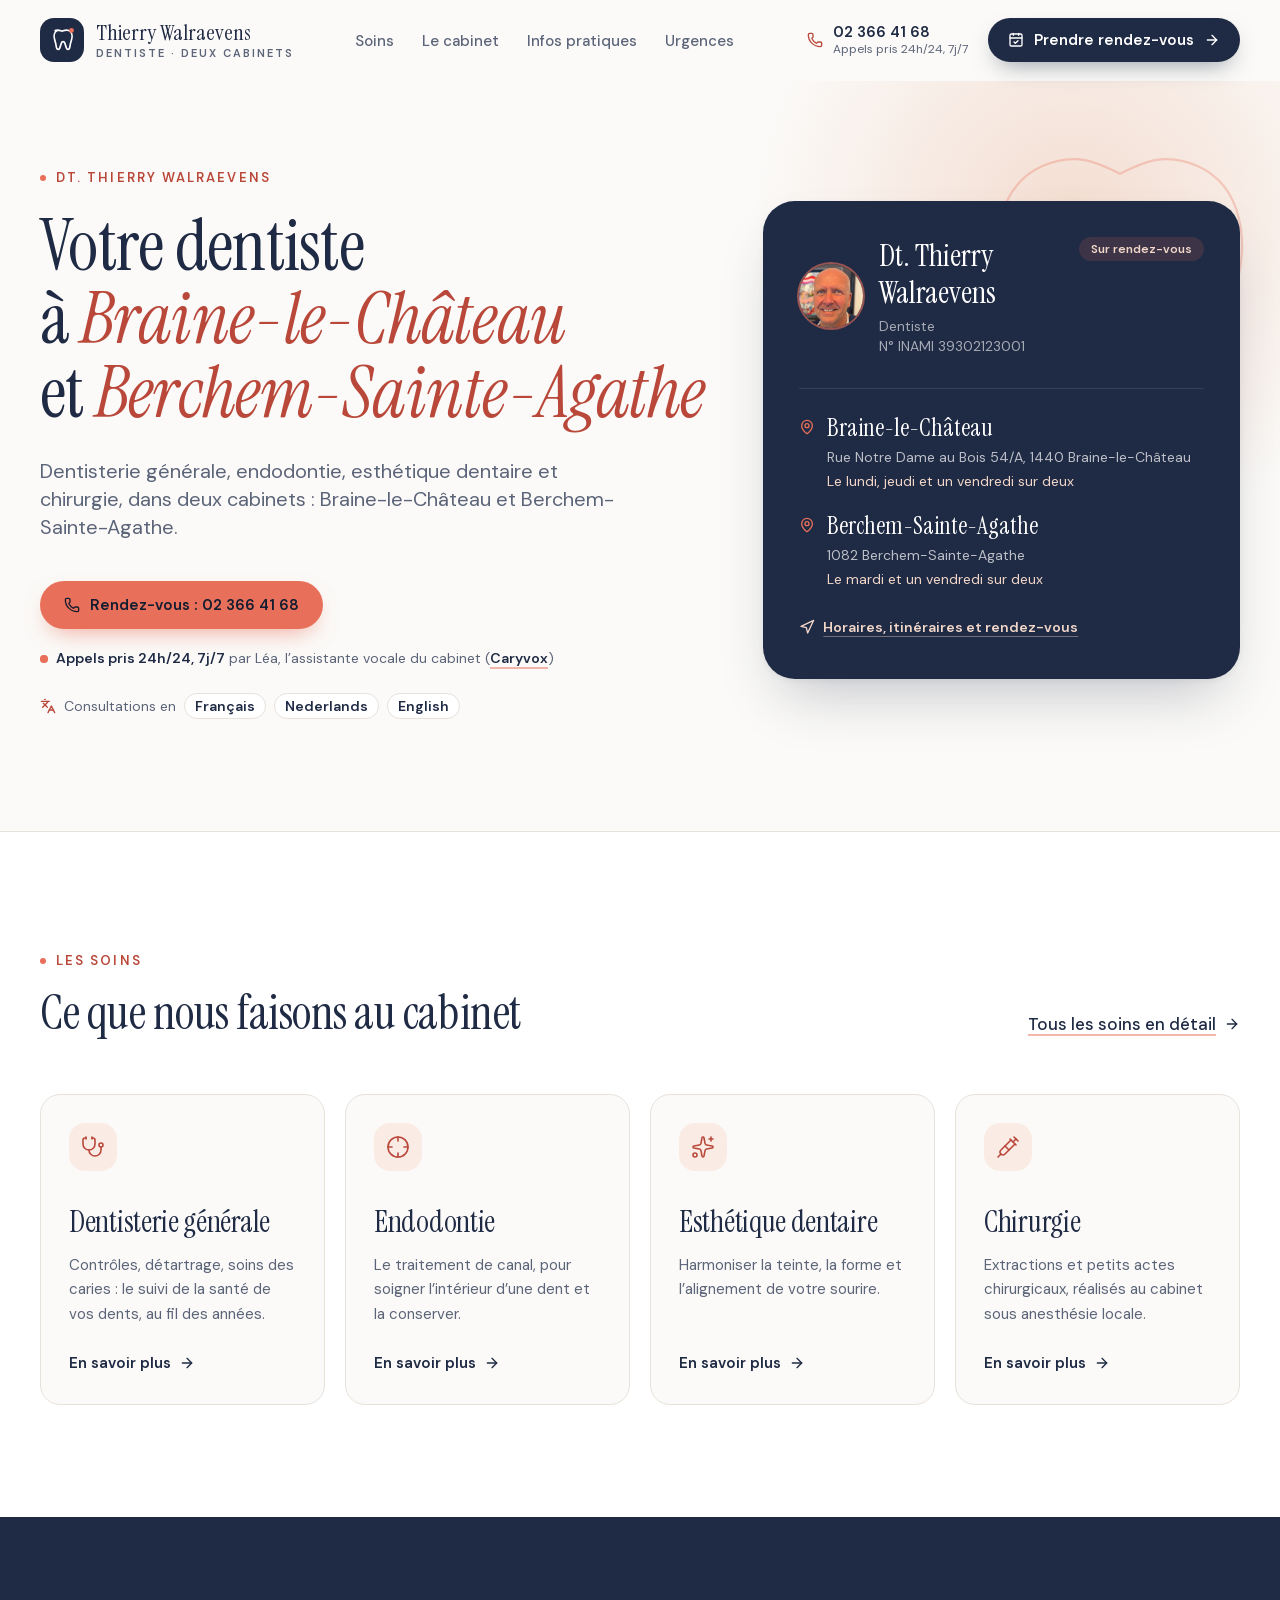
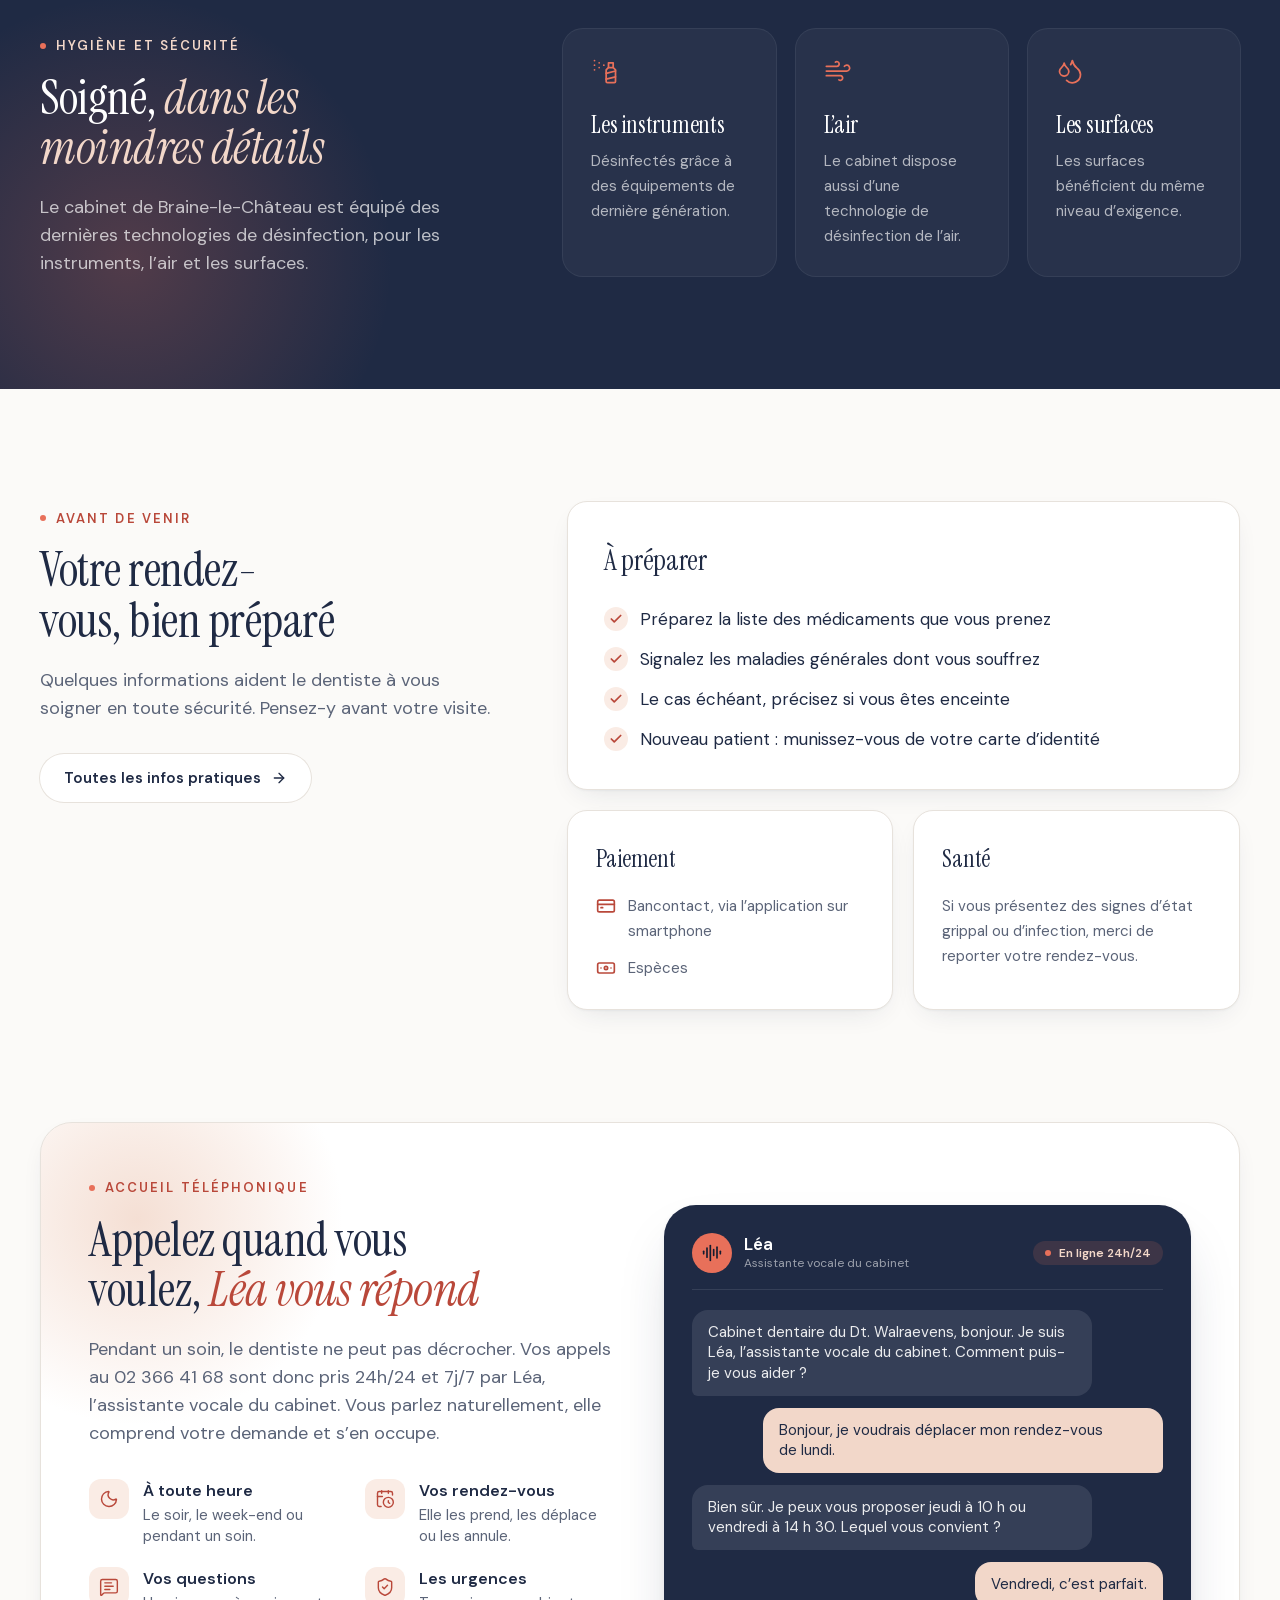
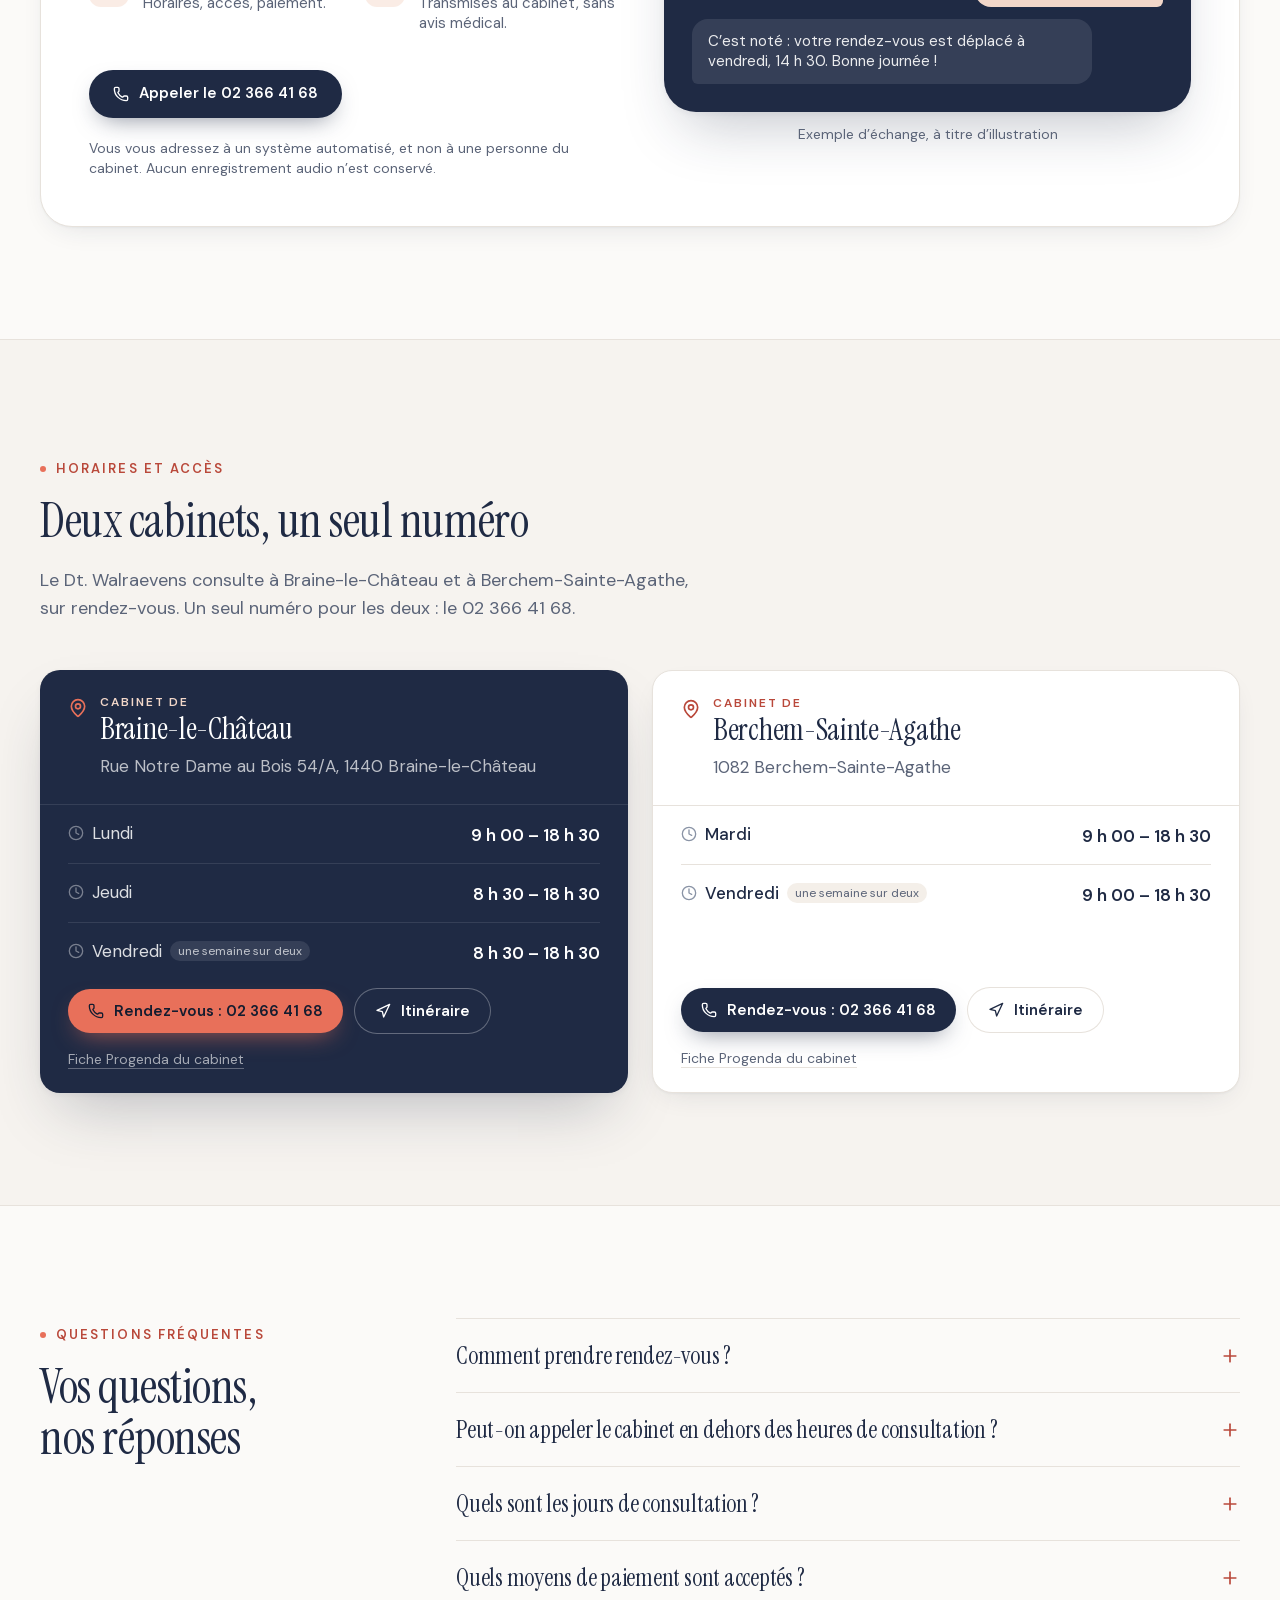
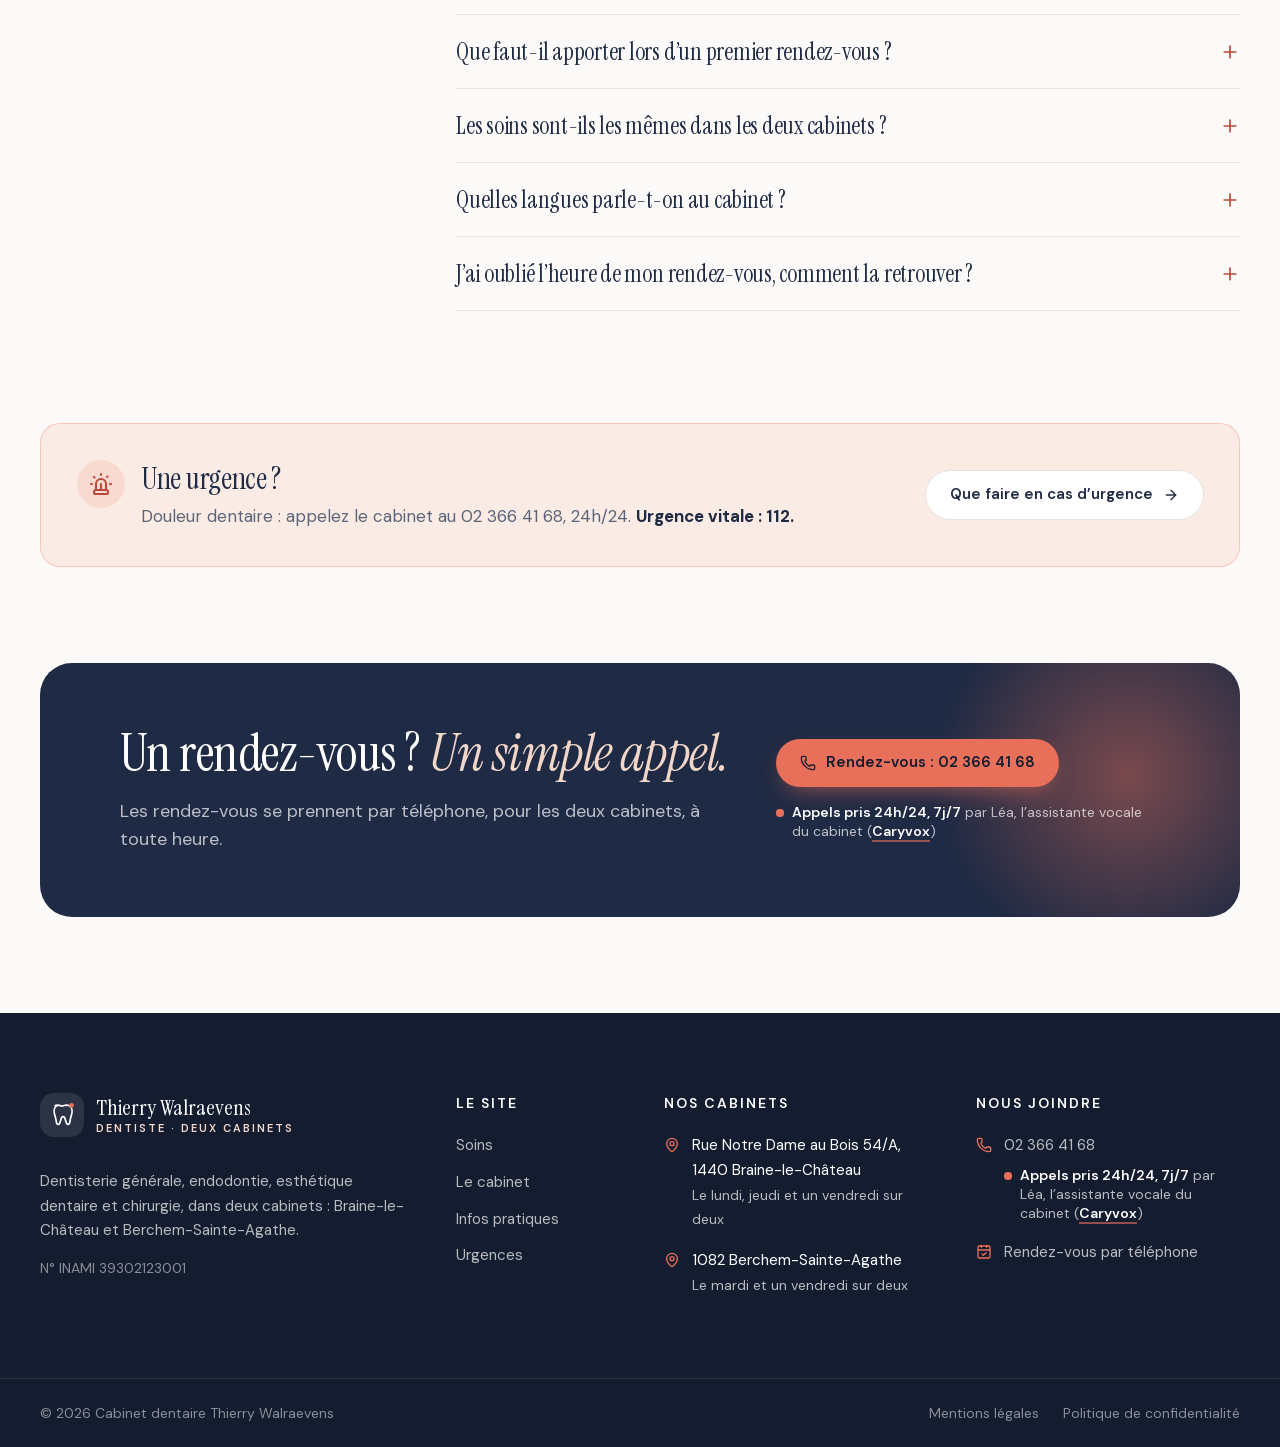
<file: index.html>
<!DOCTYPE html><!--TaF7ROwWzqs8KJDsYsOEN--><html lang="fr-BE" class="__variable_ae301a __variable_231f96"><head><meta charSet="utf-8"/><meta name="viewport" content="width=device-width, initial-scale=1"/><link rel="preload" as="image" href="/_next/static/media/thierry-walraevens-vignette.964147cc.webp"/><link rel="stylesheet" href="/_next/static/css/a73aea4ac5dca2e2.css" data-precedence="next"/><link rel="preload" as="script" fetchPriority="low" href="/_next/static/chunks/webpack-25f38204bc679592.js"/><script src="/_next/static/chunks/4bd1b696-c023c6e3521b1417.js" async=""></script><script src="/_next/static/chunks/255-566af14aff71e752.js" async=""></script><script src="/_next/static/chunks/main-app-78d97796293f4056.js" async=""></script><script src="/_next/static/chunks/690-0809685d439d04f0.js" async=""></script><script src="/_next/static/chunks/app/layout-f9aadb8992a78633.js" async=""></script><script src="/_next/static/chunks/356-335c699cd4cf7b7b.js" async=""></script><script src="/_next/static/chunks/app/page-fa446b0e49874471.js" async=""></script><meta name="theme-color" content="#fbfaf8"/><meta name="color-scheme" content="light"/><title>Dentiste à Braine-le-Château et Berchem-Sainte-Agathe | Dt. Thierry Walraevens</title><meta name="description" content="Dt. Thierry Walraevens, dentiste à Braine-le-Château et à Berchem-Sainte-Agathe : dentisterie générale, endodontie, esthétique dentaire et chirurgie. Horaires, accès et prise de rendez-vous par téléphone."/><meta name="application-name" content="Cabinet dentaire Thierry Walraevens"/><meta name="robots" content="index, follow"/><link rel="canonical" href="https://dentiste-walraevens.be/"/><meta name="format-detection" content="telephone=no"/><meta property="og:title" content="Dentiste à Braine-le-Château et Berchem-Sainte-Agathe | Dt. Thierry Walraevens"/><meta property="og:description" content="Dt. Thierry Walraevens, dentiste à Braine-le-Château et à Berchem-Sainte-Agathe : dentisterie générale, endodontie, esthétique dentaire et chirurgie. Horaires, accès et prise de rendez-vous par téléphone."/><meta property="og:url" content="https://dentiste-walraevens.be/"/><meta property="og:site_name" content="Cabinet dentaire Thierry Walraevens"/><meta property="og:locale" content="fr_BE"/><meta property="og:image:type" content="image/png"/><meta property="og:image:width" content="1200"/><meta property="og:image:height" content="630"/><meta property="og:image" content="https://dentiste-walraevens.be/opengraph-image.png?8718f0c8caa14f47"/><meta property="og:type" content="website"/><meta name="twitter:card" content="summary_large_image"/><meta name="twitter:title" content="Dentiste à Braine-le-Château et Berchem-Sainte-Agathe | Dt. Thierry Walraevens"/><meta name="twitter:description" content="Dt. Thierry Walraevens, dentiste à Braine-le-Château et à Berchem-Sainte-Agathe : dentisterie générale, endodontie, esthétique dentaire et chirurgie. Horaires, accès et prise de rendez-vous par téléphone."/><meta name="twitter:image:type" content="image/png"/><meta name="twitter:image:width" content="1200"/><meta name="twitter:image:height" content="630"/><meta name="twitter:image" content="https://dentiste-walraevens.be/opengraph-image.png?8718f0c8caa14f47"/><link rel="icon" href="/icon.svg?d20a1e23008a509c" type="image/svg+xml" sizes="any"/><script src="/_next/static/chunks/polyfills-42372ed130431b0a.js" noModule=""></script></head><body><div hidden=""><!--$--><!--/$--></div><script type="application/ld+json">{"@context":"https://schema.org","@graph":[{"@type":"Person","@id":"https://dentiste-walraevens.be/#praticien","name":"Thierry Walraevens","jobTitle":"Dentiste","identifier":{"@type":"PropertyValue","propertyID":"INAMI","value":"39302123001"},"knowsLanguage":["Français","Nederlands","English"]},{"@type":"Dentist","@id":"https://dentiste-walraevens.be/#braine-le-chateau","name":"Cabinet dentaire Thierry Walraevens · Braine-le-Château","description":"Dentisterie générale, endodontie, esthétique dentaire et chirurgie, dans deux cabinets : Braine-le-Château et Berchem-Sainte-Agathe.","url":"https://dentiste-walraevens.be/","image":"https://dentiste-walraevens.be/opengraph-image.png","telephone":"+32 2 366 41 68","address":{"@type":"PostalAddress","streetAddress":"Rue Notre Dame au Bois 54/A","postalCode":"1440","addressLocality":"Braine-le-Château","addressCountry":"BE"},"openingHoursSpecification":[{"@type":"OpeningHoursSpecification","dayOfWeek":"https://schema.org/Monday","opens":"09:00","closes":"18:30"},{"@type":"OpeningHoursSpecification","dayOfWeek":"https://schema.org/Thursday","opens":"08:30","closes":"18:30"},{"@type":"OpeningHoursSpecification","dayOfWeek":"https://schema.org/Friday","opens":"08:30","closes":"18:30","description":"une semaine sur deux"}],"knowsLanguage":["Français","Nederlands","English"],"availableService":[{"@type":"MedicalProcedure","name":"Dentisterie générale"},{"@type":"MedicalProcedure","name":"Endodontie"},{"@type":"MedicalProcedure","name":"Esthétique dentaire"},{"@type":"MedicalProcedure","name":"Chirurgie"}],"medicalSpecialty":["Dentistry","Endodontic"],"paymentAccepted":"Bancontact, Cash","currenciesAccepted":"EUR","sameAs":["https://progenda.be/calendars/walraevens-thierry-dentiste-braine-le-chateau?locale=fr"],"employee":{"@id":"https://dentiste-walraevens.be/#praticien"}},{"@type":"Dentist","@id":"https://dentiste-walraevens.be/#berchem-sainte-agathe","name":"Cabinet dentaire Thierry Walraevens · Berchem-Sainte-Agathe","description":"Dentisterie générale, endodontie, esthétique dentaire et chirurgie, dans deux cabinets : Braine-le-Château et Berchem-Sainte-Agathe.","url":"https://dentiste-walraevens.be/","image":"https://dentiste-walraevens.be/opengraph-image.png","telephone":"+32 2 366 41 68","address":{"@type":"PostalAddress","postalCode":"1082","addressLocality":"Berchem-Sainte-Agathe","addressCountry":"BE"},"openingHoursSpecification":[{"@type":"OpeningHoursSpecification","dayOfWeek":"https://schema.org/Tuesday","opens":"09:00","closes":"18:30"},{"@type":"OpeningHoursSpecification","dayOfWeek":"https://schema.org/Friday","opens":"09:00","closes":"18:30","description":"une semaine sur deux"}],"knowsLanguage":["Français","Nederlands","English"],"availableService":[{"@type":"MedicalProcedure","name":"Dentisterie générale"},{"@type":"MedicalProcedure","name":"Endodontie"},{"@type":"MedicalProcedure","name":"Esthétique dentaire"},{"@type":"MedicalProcedure","name":"Chirurgie"}],"medicalSpecialty":["Dentistry","Endodontic"],"paymentAccepted":"Bancontact, Cash","currenciesAccepted":"EUR","sameAs":["https://progenda.be/calendars/thierry-walraevens-dentiste-berchem-sainte-agathe?locale=fr"],"employee":{"@id":"https://dentiste-walraevens.be/#praticien"}}]}</script><header class="sticky top-0 z-40 transition-[background-color,border-color] duration-300 border-b border-transparent bg-papier"><a href="#contenu" class="sr-only z-50 rounded-full bg-encre px-4 py-2 text-white focus:not-sr-only focus:absolute focus:top-3 focus:left-3">Aller au contenu</a><div class="conteneur flex h-20 items-center justify-between gap-6"><a aria-label="Dentiste Thierry Walraevens, accueil" class="rounded-xl" href="/"><span class="flex items-center gap-3"><svg viewBox="0 0 44 44" aria-hidden="true" class="size-11 shrink-0"><rect width="44" height="44" rx="14" class="fill-encre"></rect><path d="M15.2 12.5c2.3-1 4.4-.2 6.8.6 2.4-.8 4.5-1.6 6.8-.6 3.2 1.4 3.9 5.4 2.7 9.2-.9 2.8-1.4 5.3-1.8 8-.3 2-2.7 2.3-3.3.3l-1.6-5.1c-.5-1.6-2.9-1.6-3.4 0l-1.6 5.1c-.6 2-3 1.7-3.3-.3-.4-2.7-.9-5.2-1.8-8-1.2-3.8-.5-7.8 2.5-9.2Z" fill="none" stroke-width="1.7" stroke-linejoin="round" class="stroke-white"></path><circle cx="31.5" cy="12.5" r="2.4" class="fill-corail"></circle></svg><span class="flex flex-col leading-none"><span class="font-serif text-[1.375rem] text-encre">Thierry Walraevens</span><span class="mt-1 text-[0.6875rem] font-semibold tracking-[0.18em] uppercase text-gris">Dentiste<span class="hidden sm:inline"> · deux cabinets</span></span></span></span></a><nav aria-label="Navigation principale" class="hidden lg:block"><ul class="flex items-center gap-1"><li><a class="relative rounded-full px-3 py-2 text-[0.9375rem] font-medium whitespace-nowrap text-gris transition-colors hover:text-encre aria-[current=page]:text-encre" href="/soins/">Soins</a></li><li><a class="relative rounded-full px-3 py-2 text-[0.9375rem] font-medium whitespace-nowrap text-gris transition-colors hover:text-encre aria-[current=page]:text-encre" href="/le-cabinet/">Le cabinet</a></li><li><a class="relative rounded-full px-3 py-2 text-[0.9375rem] font-medium whitespace-nowrap text-gris transition-colors hover:text-encre aria-[current=page]:text-encre" href="/infos-pratiques/">Infos pratiques</a></li><li><a class="relative rounded-full px-3 py-2 text-[0.9375rem] font-medium whitespace-nowrap text-gris transition-colors hover:text-encre aria-[current=page]:text-encre" href="/urgences/">Urgences</a></li></ul></nav><div class="hidden items-center gap-2 lg:flex"><a href="tel:+3223664168" class="flex min-h-11 items-center gap-2.5 rounded-full px-3 text-encre transition-colors hover:text-corail-fonce"><svg xmlns="http://www.w3.org/2000/svg" width="24" height="24" viewBox="0 0 24 24" fill="none" stroke="currentColor" stroke-width="2" stroke-linecap="round" stroke-linejoin="round" class="lucide lucide-phone size-4 text-corail-fonce" aria-hidden="true"><path d="M13.832 16.568a1 1 0 0 0 1.213-.303l.355-.465A2 2 0 0 1 17 15h3a2 2 0 0 1 2 2v3a2 2 0 0 1-2 2A18 18 0 0 1 2 4a2 2 0 0 1 2-2h3a2 2 0 0 1 2 2v3a2 2 0 0 1-.8 1.6l-.468.351a1 1 0 0 0-.292 1.233 14 14 0 0 0 6.392 6.384"></path></svg><span class="flex flex-col leading-tight"><span class="text-[0.9375rem] font-semibold">02 366 41 68</span><span class="text-xs whitespace-nowrap text-gris">Appels pris 24h/24, 7j/7</span></span></a><a class="group inline-flex min-h-12 cursor-pointer items-center justify-center gap-2.5 whitespace-nowrap rounded-full px-6 py-3 text-[0.9375rem] font-semibold leading-none transition-[background-color,color,box-shadow,transform] duration-200 ease-doux active:translate-y-px bg-encre text-white hover:bg-encre-douce shadow-[0_10px_24px_-10px_rgb(31_42_68/0.55)] !min-h-11 !px-5" href="/rendez-vous/"><svg xmlns="http://www.w3.org/2000/svg" width="24" height="24" viewBox="0 0 24 24" fill="none" stroke="currentColor" stroke-width="2" stroke-linecap="round" stroke-linejoin="round" class="lucide lucide-calendar-check size-4" aria-hidden="true"><path d="M8 2v3"></path><path d="M16 2v3"></path><rect x="3" y="3" width="18" height="18" rx="2"></rect><path d="M3 9h18"></path><path d="m9 15 2 2 4-4"></path></svg>Prendre rendez-vous<svg xmlns="http://www.w3.org/2000/svg" width="24" height="24" viewBox="0 0 24 24" fill="none" stroke="currentColor" stroke-width="2" stroke-linecap="round" stroke-linejoin="round" class="lucide lucide-arrow-right size-4 transition-transform duration-200 group-hover:translate-x-1" aria-hidden="true"><path d="M5 12h14"></path><path d="m12 5 7 7-7 7"></path></svg></a></div><button type="button" aria-expanded="false" aria-controls="menu-mobile" class="-mr-2 flex size-12 cursor-pointer items-center justify-center rounded-full text-encre transition-colors hover:bg-lin lg:hidden"><span class="sr-only">Ouvrir le menu</span><svg xmlns="http://www.w3.org/2000/svg" width="24" height="24" viewBox="0 0 24 24" fill="none" stroke="currentColor" stroke-width="2" stroke-linecap="round" stroke-linejoin="round" class="lucide lucide-menu size-6" aria-hidden="true"><path d="M4 5h16"></path><path d="M4 12h16"></path><path d="M4 19h16"></path></svg></button></div><div id="menu-mobile" hidden="" class="h-[calc(100dvh-5rem)] overflow-y-auto border-t border-filet bg-papier lg:hidden"><nav aria-label="Navigation mobile" class="conteneur flex flex-col py-6"><ul class="divide-y divide-filet"><li><a aria-current="page" class="flex min-h-14 items-center font-serif text-[1.75rem] text-encre aria-[current=page]:text-corail-fonce" href="/">Accueil</a></li><li><a class="flex min-h-14 items-center font-serif text-[1.75rem] text-encre aria-[current=page]:text-corail-fonce" href="/soins/">Soins</a></li><li><a class="flex min-h-14 items-center font-serif text-[1.75rem] text-encre aria-[current=page]:text-corail-fonce" href="/le-cabinet/">Le cabinet</a></li><li><a class="flex min-h-14 items-center font-serif text-[1.75rem] text-encre aria-[current=page]:text-corail-fonce" href="/infos-pratiques/">Infos pratiques</a></li><li><a class="flex min-h-14 items-center font-serif text-[1.75rem] text-encre aria-[current=page]:text-corail-fonce" href="/urgences/">Urgences</a></li></ul><div class="mt-8 grid gap-3"><a class="group inline-flex min-h-12 cursor-pointer items-center justify-center gap-2.5 whitespace-nowrap rounded-full px-6 py-3 text-[0.9375rem] font-semibold leading-none transition-[background-color,color,box-shadow,transform] duration-200 ease-doux active:translate-y-px bg-corail text-encre-profond hover:bg-[#ef8672] shadow-[0_10px_24px_-10px_rgb(232_112_90/0.7)] " href="/rendez-vous/"><svg xmlns="http://www.w3.org/2000/svg" width="24" height="24" viewBox="0 0 24 24" fill="none" stroke="currentColor" stroke-width="2" stroke-linecap="round" stroke-linejoin="round" class="lucide lucide-calendar-check size-4" aria-hidden="true"><path d="M8 2v3"></path><path d="M16 2v3"></path><rect x="3" y="3" width="18" height="18" rx="2"></rect><path d="M3 9h18"></path><path d="m9 15 2 2 4-4"></path></svg>Prendre rendez-vous<svg xmlns="http://www.w3.org/2000/svg" width="24" height="24" viewBox="0 0 24 24" fill="none" stroke="currentColor" stroke-width="2" stroke-linecap="round" stroke-linejoin="round" class="lucide lucide-arrow-right size-4 transition-transform duration-200 group-hover:translate-x-1" aria-hidden="true"><path d="M5 12h14"></path><path d="m12 5 7 7-7 7"></path></svg></a><a href="tel:+3223664168" class="group inline-flex min-h-12 cursor-pointer items-center justify-center gap-2.5 whitespace-nowrap rounded-full px-6 py-3 text-[0.9375rem] font-semibold leading-none transition-[background-color,color,box-shadow,transform] duration-200 ease-doux active:translate-y-px bg-white text-encre ring-1 ring-filet hover:ring-encre/30 "><svg xmlns="http://www.w3.org/2000/svg" width="24" height="24" viewBox="0 0 24 24" fill="none" stroke="currentColor" stroke-width="2" stroke-linecap="round" stroke-linejoin="round" class="lucide lucide-phone size-4" aria-hidden="true"><path d="M13.832 16.568a1 1 0 0 0 1.213-.303l.355-.465A2 2 0 0 1 17 15h3a2 2 0 0 1 2 2v3a2 2 0 0 1-2 2A18 18 0 0 1 2 4a2 2 0 0 1 2-2h3a2 2 0 0 1 2 2v3a2 2 0 0 1-.8 1.6l-.468.351a1 1 0 0 0-.292 1.233 14 14 0 0 0 6.392 6.384"></path></svg>02 366 41 68</a><p class="flex items-start gap-2 text-sm leading-snug text-gris mt-1 justify-center text-center"><span aria-hidden="true" class="relative mt-1.5 flex size-2 shrink-0"><span class="absolute inline-flex h-full w-full rounded-full bg-corail/60 motion-safe:animate-ping"></span><span class="relative inline-flex size-2 rounded-full bg-corail"></span></span><span><strong class="font-semibold text-encre">Appels pris 24h/24, 7j/7</strong> par<!-- --> <!-- -->Léa, l’assistante vocale du cabinet<!-- --> (<a href="https://caryvox.ai" target="_blank" rel="noopener" class="font-semibold underline decoration-2 underline-offset-4 text-encre decoration-corail/50 hover:decoration-corail">Caryvox<span class="sr-only"> (nouvel onglet)</span></a>)</span></p></div></nav></div></header><main id="contenu" tabindex="-1" class="outline-none"><script type="application/ld+json">{"@context":"https://schema.org","@type":"FAQPage","mainEntity":[{"@type":"Question","name":"Comment prendre rendez-vous ?","acceptedAnswer":{"@type":"Answer","text":"Les rendez-vous se prennent uniquement par téléphone, au 02 366 41 68, pour les deux cabinets. Les appels sont pris 24h/24 et 7j/7 par Léa, l’assistante vocale du cabinet."}},{"@type":"Question","name":"Peut-on appeler le cabinet en dehors des heures de consultation ?","acceptedAnswer":{"@type":"Answer","text":"Oui. Les appels sont pris 24h/24 et 7j/7 par Léa, l’assistante vocale du cabinet. Elle répond à vos questions pratiques, peut prendre, déplacer ou annuler votre rendez-vous, et transmet au cabinet les situations urgentes."}},{"@type":"Question","name":"Quels sont les jours de consultation ?","acceptedAnswer":{"@type":"Answer","text":"À Braine-le-Château : le lundi de 9 h à 18 h 30, le jeudi de 8 h 30 à 18 h 30 et un vendredi sur deux de 8 h 30 à 18 h 30. À Berchem-Sainte-Agathe : le mardi de 9 h à 18 h 30 et un vendredi sur deux de 9 h à 18 h 30."}},{"@type":"Question","name":"Quels moyens de paiement sont acceptés ?","acceptedAnswer":{"@type":"Answer","text":"Le paiement se fait par Bancontact, via l’application sur smartphone, ou en espèces."}},{"@type":"Question","name":"Que faut-il apporter lors d’un premier rendez-vous ?","acceptedAnswer":{"@type":"Answer","text":"Votre carte d’identité, la liste des médicaments que vous prenez, et les informations sur vos éventuelles maladies générales ou une grossesse."}},{"@type":"Question","name":"Les soins sont-ils les mêmes dans les deux cabinets ?","acceptedAnswer":{"@type":"Answer","text":"Oui. Les mêmes soins sont proposés à Braine-le-Château et à Berchem-Sainte-Agathe, et un seul numéro permet de joindre les deux : le 02 366 41 68."}},{"@type":"Question","name":"Quelles langues parle-t-on au cabinet ?","acceptedAnswer":{"@type":"Answer","text":"Les consultations se déroulent en français, en néerlandais ou en anglais."}},{"@type":"Question","name":"J’ai oublié l’heure de mon rendez-vous, comment la retrouver ?","acceptedAnswer":{"@type":"Answer","text":"Appelez simplement le 02 366 41 68 : Léa, l’assistante vocale du cabinet, vous redonne la date et l’heure de votre rendez-vous, à toute heure. Elle peut aussi le déplacer ou l’annuler si besoin. Vous pouvez également utiliser la fonction « J’ai oublié mon rendez-vous » sur la fiche Progenda du cabinet, qui vous envoie la liste de vos rendez-vous par email."}}]}</script><section class="relative isolate overflow-hidden"><div aria-hidden="true" class="absolute -top-56 -right-40 -z-10 size-[46rem] rounded-full bg-[radial-gradient(circle,rgb(242_215_201/0.85),transparent_62%)]"></div><div class="conteneur grid items-center gap-14 pt-10 pb-20 sm:pt-16 lg:grid-cols-12 lg:gap-10 lg:pt-20 lg:pb-28"><div class="lg:col-span-7"><p class="surtitre">Dt. Thierry Walraevens</p><h1 class="mt-5 text-[2.25rem] leading-[1.02] sm:text-6xl xl:text-[4.5rem]">Votre dentiste<br/>à <em class="whitespace-nowrap text-corail-fonce">Braine-le-Château</em><br/>et <em class="whitespace-nowrap text-corail-fonce">Berchem-Sainte-Agathe</em></h1><p class="mt-7 max-w-xl text-lg text-gris sm:text-xl">Dentisterie générale, endodontie, esthétique dentaire et chirurgie, dans deux cabinets : Braine-le-Château et Berchem-Sainte-Agathe.</p><div class="mt-10 flex flex-col gap-3 sm:flex-row"><a href="tel:+3223664168" class="group inline-flex min-h-12 cursor-pointer items-center justify-center gap-2.5 whitespace-nowrap rounded-full px-6 py-3 text-[0.9375rem] font-semibold leading-none transition-[background-color,color,box-shadow,transform] duration-200 ease-doux active:translate-y-px bg-corail text-encre-profond hover:bg-[#ef8672] shadow-[0_10px_24px_-10px_rgb(232_112_90/0.7)] "><svg xmlns="http://www.w3.org/2000/svg" width="24" height="24" viewBox="0 0 24 24" fill="none" stroke="currentColor" stroke-width="2" stroke-linecap="round" stroke-linejoin="round" class="lucide lucide-phone size-4" aria-hidden="true"><path d="M13.832 16.568a1 1 0 0 0 1.213-.303l.355-.465A2 2 0 0 1 17 15h3a2 2 0 0 1 2 2v3a2 2 0 0 1-2 2A18 18 0 0 1 2 4a2 2 0 0 1 2-2h3a2 2 0 0 1 2 2v3a2 2 0 0 1-.8 1.6l-.468.351a1 1 0 0 0-.292 1.233 14 14 0 0 0 6.392 6.384"></path></svg>Rendez-vous : <!-- -->02 366 41 68</a></div><p class="flex items-start gap-2 text-sm leading-snug text-gris mt-5"><span aria-hidden="true" class="relative mt-1.5 flex size-2 shrink-0"><span class="absolute inline-flex h-full w-full rounded-full bg-corail/60 motion-safe:animate-ping"></span><span class="relative inline-flex size-2 rounded-full bg-corail"></span></span><span><strong class="font-semibold text-encre">Appels pris 24h/24, 7j/7</strong> par<!-- --> <!-- -->Léa, l’assistante vocale du cabinet<!-- --> (<a href="https://caryvox.ai" target="_blank" rel="noopener" class="font-semibold underline decoration-2 underline-offset-4 text-encre decoration-corail/50 hover:decoration-corail">Caryvox<span class="sr-only"> (nouvel onglet)</span></a>)</span></p><p class="mt-6 flex flex-wrap items-center gap-2 text-sm text-gris"><svg xmlns="http://www.w3.org/2000/svg" width="24" height="24" viewBox="0 0 24 24" fill="none" stroke="currentColor" stroke-width="2" stroke-linecap="round" stroke-linejoin="round" class="lucide lucide-languages size-4 text-corail-fonce" aria-hidden="true"><path d="m5 8 6 6"></path><path d="m4 14 6-6 2-3"></path><path d="M2 5h12"></path><path d="M7 2h1"></path><path d="m22 22-5-10-5 10"></path><path d="M14 18h6"></path></svg>Consultations en<span lang="fr" class="rounded-full border border-filet bg-white px-2.5 py-0.5 font-semibold text-encre">Français</span><span lang="nl" class="rounded-full border border-filet bg-white px-2.5 py-0.5 font-semibold text-encre">Nederlands</span><span lang="en" class="rounded-full border border-filet bg-white px-2.5 py-0.5 font-semibold text-encre">English</span></p></div><div class="relative lg:col-span-5"><svg viewBox="0 0 200 220" aria-hidden="true" class="absolute -top-16 -right-10 -z-10 hidden w-80 text-corail/30 lg:block"><path d="M52 18c20-9 34-2 48 5 14-7 28-14 48-5 28 12 34 47 23 80-8 24-12 45-16 70-3 18-24 20-29 2l-14-44c-4-14-20-14-24 0l-14 44c-5 18-26 16-29-2-4-25-8-46-16-70C18 65 24 30 52 18Z" fill="none" stroke-width="1.4" stroke="currentColor"></path></svg><div class="relative rounded-[var(--radius-grand)] bg-encre p-7 text-white shadow-flottant sm:p-9"><div class="flex items-start justify-between gap-4"><div class="flex items-center gap-4"><img alt="Portrait du Dt. Thierry Walraevens" width="64" height="64" decoding="async" data-nimg="1" class="size-16 shrink-0 rounded-full object-cover ring-2 ring-corail/60" style="color:transparent" src="/_next/static/media/thierry-walraevens-vignette.964147cc.webp"/><div><p class="font-serif text-[1.75rem] leading-tight text-white sm:text-3xl">Dt. Thierry Walraevens</p><p class="mt-1 text-sm text-white/60">Dentiste<span class="block whitespace-nowrap">N° INAMI <!-- -->39302123001</span></p></div></div><span class="shrink-0 whitespace-nowrap rounded-full bg-corail/15 px-3 py-1 text-xs font-semibold text-peche">Sur rendez-vous</span></div><ul class="mt-8 space-y-5 border-t border-white/10 pt-6"><li class="flex items-start gap-3"><svg xmlns="http://www.w3.org/2000/svg" width="24" height="24" viewBox="0 0 24 24" fill="none" stroke="currentColor" stroke-width="2" stroke-linecap="round" stroke-linejoin="round" class="lucide lucide-map-pin mt-1.5 size-4 shrink-0 text-corail" aria-hidden="true"><path d="M20 10c0 4.993-5.539 10.193-7.399 11.799a1 1 0 0 1-1.202 0C9.539 20.193 4 14.993 4 10a8 8 0 0 1 16 0"></path><circle cx="12" cy="10" r="3"></circle></svg><div><p class="font-serif text-2xl leading-tight text-white">Braine-le-Château</p><p class="mt-1 text-sm text-white/70">Rue Notre Dame au Bois 54/A, 1440 Braine-le-Château</p><p class="mt-1 text-sm text-peche">Le <!-- -->lundi, jeudi et un vendredi sur deux</p></div></li><li class="flex items-start gap-3"><svg xmlns="http://www.w3.org/2000/svg" width="24" height="24" viewBox="0 0 24 24" fill="none" stroke="currentColor" stroke-width="2" stroke-linecap="round" stroke-linejoin="round" class="lucide lucide-map-pin mt-1.5 size-4 shrink-0 text-corail" aria-hidden="true"><path d="M20 10c0 4.993-5.539 10.193-7.399 11.799a1 1 0 0 1-1.202 0C9.539 20.193 4 14.993 4 10a8 8 0 0 1 16 0"></path><circle cx="12" cy="10" r="3"></circle></svg><div><p class="font-serif text-2xl leading-tight text-white">Berchem-Sainte-Agathe</p><p class="mt-1 text-sm text-white/70">1082 Berchem-Sainte-Agathe</p><p class="mt-1 text-sm text-peche">Le <!-- -->mardi et un vendredi sur deux</p></div></li></ul><a class="mt-7 inline-flex items-center gap-2 text-sm font-semibold text-peche underline decoration-peche/40 underline-offset-4 hover:decoration-peche" href="/rendez-vous/"><svg xmlns="http://www.w3.org/2000/svg" width="24" height="24" viewBox="0 0 24 24" fill="none" stroke="currentColor" stroke-width="2" stroke-linecap="round" stroke-linejoin="round" class="lucide lucide-navigation size-4" aria-hidden="true"><polygon points="3 11 22 2 13 21 11 13 3 11"></polygon></svg> Horaires, itinéraires et rendez-vous</a></div></div></div></section><section aria-labelledby="titre-soins" class="border-t border-filet bg-white py-20 sm:py-28"><div class="conteneur"><div class="flex flex-col justify-between gap-8 lg:flex-row lg:items-end"><div class="max-w-2xl "><p class="surtitre ">Les soins</p><h2 id="titre-soins" class="mt-4 text-[2.375rem] leading-[1.05] sm:text-5xl ">Ce que nous faisons au cabinet</h2></div><a class="lien inline-flex shrink-0 items-center gap-2" href="/soins/">Tous les soins en détail <svg xmlns="http://www.w3.org/2000/svg" width="24" height="24" viewBox="0 0 24 24" fill="none" stroke="currentColor" stroke-width="2" stroke-linecap="round" stroke-linejoin="round" class="lucide lucide-arrow-right size-4" aria-hidden="true"><path d="M5 12h14"></path><path d="m12 5 7 7-7 7"></path></svg></a></div><ul class="mt-14 grid gap-5 sm:grid-cols-2 lg:grid-cols-4"><li class="apparition"><a class="group relative flex h-full flex-col rounded-[var(--radius-carte)] border border-filet bg-papier p-7 transition-[border-color,box-shadow,transform] duration-300 ease-doux hover:-translate-y-1 hover:border-corail/40 hover:shadow-flottant" href="/soins/#dentisterie-generale"><span class="flex size-12 items-center justify-center rounded-2xl bg-peche-pale text-corail-fonce transition-colors duration-300 group-hover:bg-corail group-hover:text-encre-profond"><svg xmlns="http://www.w3.org/2000/svg" width="24" height="24" viewBox="0 0 24 24" fill="none" stroke="currentColor" stroke-width="1.6" stroke-linecap="round" stroke-linejoin="round" class="lucide lucide-stethoscope size-6" aria-hidden="true"><path d="M11 2v2"></path><path d="M5 2v2"></path><path d="M5 3H4a2 2 0 0 0-2 2v4a6 6 0 0 0 12 0V5a2 2 0 0 0-2-2h-1"></path><path d="M8 15a6 6 0 0 0 12 0v-3"></path><circle cx="20" cy="10" r="2"></circle></svg></span><h3 class="mt-8 text-[1.875rem] leading-tight">Dentisterie générale</h3><p class="mt-3 text-[0.9375rem] text-gris">Contrôles, détartrage, soins des caries : le suivi de la santé de vos dents, au fil des années.</p><span class="mt-auto inline-flex items-center gap-2 pt-6 text-[0.9375rem] font-semibold text-encre">En savoir plus<svg xmlns="http://www.w3.org/2000/svg" width="24" height="24" viewBox="0 0 24 24" fill="none" stroke="currentColor" stroke-width="2" stroke-linecap="round" stroke-linejoin="round" class="lucide lucide-arrow-right size-4 transition-transform duration-200 group-hover:translate-x-1" aria-hidden="true"><path d="M5 12h14"></path><path d="m12 5 7 7-7 7"></path></svg></span></a></li><li class="apparition"><a class="group relative flex h-full flex-col rounded-[var(--radius-carte)] border border-filet bg-papier p-7 transition-[border-color,box-shadow,transform] duration-300 ease-doux hover:-translate-y-1 hover:border-corail/40 hover:shadow-flottant" href="/soins/#endodontie"><span class="flex size-12 items-center justify-center rounded-2xl bg-peche-pale text-corail-fonce transition-colors duration-300 group-hover:bg-corail group-hover:text-encre-profond"><svg xmlns="http://www.w3.org/2000/svg" width="24" height="24" viewBox="0 0 24 24" fill="none" stroke="currentColor" stroke-width="1.6" stroke-linecap="round" stroke-linejoin="round" class="lucide lucide-crosshair size-6" aria-hidden="true"><circle cx="12" cy="12" r="10"></circle><line x1="22" x2="18" y1="12" y2="12"></line><line x1="6" x2="2" y1="12" y2="12"></line><line x1="12" x2="12" y1="6" y2="2"></line><line x1="12" x2="12" y1="22" y2="18"></line></svg></span><h3 class="mt-8 text-[1.875rem] leading-tight">Endodontie</h3><p class="mt-3 text-[0.9375rem] text-gris">Le traitement de canal, pour soigner l’intérieur d’une dent et la conserver.</p><span class="mt-auto inline-flex items-center gap-2 pt-6 text-[0.9375rem] font-semibold text-encre">En savoir plus<svg xmlns="http://www.w3.org/2000/svg" width="24" height="24" viewBox="0 0 24 24" fill="none" stroke="currentColor" stroke-width="2" stroke-linecap="round" stroke-linejoin="round" class="lucide lucide-arrow-right size-4 transition-transform duration-200 group-hover:translate-x-1" aria-hidden="true"><path d="M5 12h14"></path><path d="m12 5 7 7-7 7"></path></svg></span></a></li><li class="apparition"><a class="group relative flex h-full flex-col rounded-[var(--radius-carte)] border border-filet bg-papier p-7 transition-[border-color,box-shadow,transform] duration-300 ease-doux hover:-translate-y-1 hover:border-corail/40 hover:shadow-flottant" href="/soins/#esthetique-dentaire"><span class="flex size-12 items-center justify-center rounded-2xl bg-peche-pale text-corail-fonce transition-colors duration-300 group-hover:bg-corail group-hover:text-encre-profond"><svg xmlns="http://www.w3.org/2000/svg" width="24" height="24" viewBox="0 0 24 24" fill="none" stroke="currentColor" stroke-width="1.6" stroke-linecap="round" stroke-linejoin="round" class="lucide lucide-sparkles lucide-stars size-6" aria-hidden="true"><path d="M11.017 2.814a1 1 0 0 1 1.966 0l1.051 5.558a2 2 0 0 0 1.594 1.594l5.558 1.051a1 1 0 0 1 0 1.966l-5.558 1.051a2 2 0 0 0-1.594 1.594l-1.051 5.558a1 1 0 0 1-1.966 0l-1.051-5.558a2 2 0 0 0-1.594-1.594l-5.558-1.051a1 1 0 0 1 0-1.966l5.558-1.051a2 2 0 0 0 1.594-1.594z"></path><path d="M20 2v4"></path><path d="M22 4h-4"></path><circle cx="4" cy="20" r="2"></circle></svg></span><h3 class="mt-8 text-[1.875rem] leading-tight">Esthétique dentaire</h3><p class="mt-3 text-[0.9375rem] text-gris">Harmoniser la teinte, la forme et l’alignement de votre sourire.</p><span class="mt-auto inline-flex items-center gap-2 pt-6 text-[0.9375rem] font-semibold text-encre">En savoir plus<svg xmlns="http://www.w3.org/2000/svg" width="24" height="24" viewBox="0 0 24 24" fill="none" stroke="currentColor" stroke-width="2" stroke-linecap="round" stroke-linejoin="round" class="lucide lucide-arrow-right size-4 transition-transform duration-200 group-hover:translate-x-1" aria-hidden="true"><path d="M5 12h14"></path><path d="m12 5 7 7-7 7"></path></svg></span></a></li><li class="apparition"><a class="group relative flex h-full flex-col rounded-[var(--radius-carte)] border border-filet bg-papier p-7 transition-[border-color,box-shadow,transform] duration-300 ease-doux hover:-translate-y-1 hover:border-corail/40 hover:shadow-flottant" href="/soins/#chirurgie"><span class="flex size-12 items-center justify-center rounded-2xl bg-peche-pale text-corail-fonce transition-colors duration-300 group-hover:bg-corail group-hover:text-encre-profond"><svg xmlns="http://www.w3.org/2000/svg" width="24" height="24" viewBox="0 0 24 24" fill="none" stroke="currentColor" stroke-width="1.6" stroke-linecap="round" stroke-linejoin="round" class="lucide lucide-syringe size-6" aria-hidden="true"><path d="m18 2 4 4"></path><path d="m17 7 3-3"></path><path d="M19 9 8.7 19.3c-1 1-2.5 1-3.4 0l-.6-.6c-1-1-1-2.5 0-3.4L15 5"></path><path d="m9 11 4 4"></path><path d="m5 19-3 3"></path><path d="m14 4 6 6"></path></svg></span><h3 class="mt-8 text-[1.875rem] leading-tight">Chirurgie</h3><p class="mt-3 text-[0.9375rem] text-gris">Extractions et petits actes chirurgicaux, réalisés au cabinet sous anesthésie locale.</p><span class="mt-auto inline-flex items-center gap-2 pt-6 text-[0.9375rem] font-semibold text-encre">En savoir plus<svg xmlns="http://www.w3.org/2000/svg" width="24" height="24" viewBox="0 0 24 24" fill="none" stroke="currentColor" stroke-width="2" stroke-linecap="round" stroke-linejoin="round" class="lucide lucide-arrow-right size-4 transition-transform duration-200 group-hover:translate-x-1" aria-hidden="true"><path d="M5 12h14"></path><path d="m12 5 7 7-7 7"></path></svg></span></a></li></ul></div></section><section aria-labelledby="titre-hygiene" class="relative isolate overflow-hidden bg-encre py-20 text-white sm:py-28"><div aria-hidden="true" class="absolute -bottom-40 -left-40 -z-10 size-[36rem] rounded-full bg-[radial-gradient(circle,rgb(232_112_90/0.25),transparent_65%)]"></div><div class="conteneur grid gap-14 lg:grid-cols-12 lg:items-center"><div class="lg:col-span-5"><div class="max-w-2xl "><p class="surtitre !text-peche">Hygiène et sécurité</p><h2 id="titre-hygiene" class="mt-4 text-[2.375rem] leading-[1.05] sm:text-5xl !text-white">Soigné, <em class="text-peche">dans les moindres détails</em></h2><p class="mt-5 text-lg text-white/70">Le cabinet de Braine-le-Château est équipé des dernières technologies de désinfection, pour les instruments, l’air et les surfaces.</p></div></div><ul class="grid gap-5 sm:grid-cols-3 lg:col-span-7"><li class="apparition rounded-[var(--radius-carte)] bg-white/[0.04] p-7 ring-1 ring-white/10"><svg xmlns="http://www.w3.org/2000/svg" width="24" height="24" viewBox="0 0 24 24" fill="none" stroke="currentColor" stroke-width="1.5" stroke-linecap="round" stroke-linejoin="round" class="lucide lucide-spray-can size-7 text-corail" aria-hidden="true"><path d="M3 3h.01"></path><path d="M7 5h.01"></path><path d="M11 7h.01"></path><path d="M3 7h.01"></path><path d="M7 9h.01"></path><path d="M3 11h.01"></path><rect width="4" height="4" x="15" y="5"></rect><path d="m19 9 2 2v10c0 .6-.4 1-1 1h-6c-.6 0-1-.4-1-1V11l2-2"></path><path d="m13 14 8-2"></path><path d="m13 19 8-2"></path></svg><h3 class="mt-6 text-2xl !text-white">Les instruments</h3><p class="mt-2 text-[0.9375rem] text-white/65">Désinfectés grâce à des équipements de dernière génération.</p></li><li class="apparition rounded-[var(--radius-carte)] bg-white/[0.04] p-7 ring-1 ring-white/10"><svg xmlns="http://www.w3.org/2000/svg" width="24" height="24" viewBox="0 0 24 24" fill="none" stroke="currentColor" stroke-width="1.5" stroke-linecap="round" stroke-linejoin="round" class="lucide lucide-wind size-7 text-corail" aria-hidden="true"><path d="M12.8 19.6A2 2 0 1 0 14 16H2"></path><path d="M17.5 8a2.5 2.5 0 1 1 2 4H2"></path><path d="M9.8 4.4A2 2 0 1 1 11 8H2"></path></svg><h3 class="mt-6 text-2xl !text-white">L’air</h3><p class="mt-2 text-[0.9375rem] text-white/65">Le cabinet dispose aussi d’une technologie de désinfection de l’air.</p></li><li class="apparition rounded-[var(--radius-carte)] bg-white/[0.04] p-7 ring-1 ring-white/10"><svg xmlns="http://www.w3.org/2000/svg" width="24" height="24" viewBox="0 0 24 24" fill="none" stroke="currentColor" stroke-width="1.5" stroke-linecap="round" stroke-linejoin="round" class="lucide lucide-droplets size-7 text-corail" aria-hidden="true"><path d="M7 16.3c2.2 0 4-1.83 4-4.05 0-1.16-.57-2.26-1.71-3.19S7.29 6.75 7 5.3c-.29 1.45-1.14 2.84-2.29 3.76S3 11.1 3 12.25c0 2.22 1.8 4.05 4 4.05z"></path><path d="M12.56 6.6A10.97 10.97 0 0 0 14 3.02c.5 2.5 2 4.9 4 6.5s3 3.5 3 5.5a6.98 6.98 0 0 1-11.91 4.97"></path></svg><h3 class="mt-6 text-2xl !text-white">Les surfaces</h3><p class="mt-2 text-[0.9375rem] text-white/65">Les surfaces bénéficient du même niveau d’exigence.</p></li></ul></div></section><section aria-labelledby="titre-visite" class="conteneur py-20 sm:py-28"><div class="grid gap-12 lg:grid-cols-12 lg:gap-16"><div class="lg:col-span-5"><div class="max-w-2xl "><p class="surtitre ">Avant de venir</p><h2 id="titre-visite" class="mt-4 text-[2.375rem] leading-[1.05] sm:text-5xl ">Votre rendez-vous, bien préparé</h2><p class="mt-5 text-lg text-gris">Quelques informations aident le dentiste à vous soigner en toute sécurité. Pensez-y avant votre visite.</p></div><div class="mt-8"><a class="group inline-flex min-h-12 cursor-pointer items-center justify-center gap-2.5 whitespace-nowrap rounded-full px-6 py-3 text-[0.9375rem] font-semibold leading-none transition-[background-color,color,box-shadow,transform] duration-200 ease-doux active:translate-y-px bg-white text-encre ring-1 ring-filet hover:ring-encre/30 " href="/infos-pratiques/">Toutes les infos pratiques<svg xmlns="http://www.w3.org/2000/svg" width="24" height="24" viewBox="0 0 24 24" fill="none" stroke="currentColor" stroke-width="2" stroke-linecap="round" stroke-linejoin="round" class="lucide lucide-arrow-right size-4 transition-transform duration-200 group-hover:translate-x-1" aria-hidden="true"><path d="M5 12h14"></path><path d="m12 5 7 7-7 7"></path></svg></a></div></div><div class="grid gap-5 lg:col-span-7"><div class="carte p-7 sm:p-9"><h3 class="text-[1.75rem]">À préparer</h3><ul class="mt-5 space-y-3"><li class="flex gap-3 text-encre"><span class="mt-0.5 flex size-6 shrink-0 items-center justify-center rounded-full bg-peche-pale text-corail-fonce"><svg xmlns="http://www.w3.org/2000/svg" width="24" height="24" viewBox="0 0 24 24" fill="none" stroke="currentColor" stroke-width="3" stroke-linecap="round" stroke-linejoin="round" class="lucide lucide-check size-3.5" aria-hidden="true"><path d="M20 6 9 17l-5-5"></path></svg></span>Préparez la liste des médicaments que vous prenez</li><li class="flex gap-3 text-encre"><span class="mt-0.5 flex size-6 shrink-0 items-center justify-center rounded-full bg-peche-pale text-corail-fonce"><svg xmlns="http://www.w3.org/2000/svg" width="24" height="24" viewBox="0 0 24 24" fill="none" stroke="currentColor" stroke-width="3" stroke-linecap="round" stroke-linejoin="round" class="lucide lucide-check size-3.5" aria-hidden="true"><path d="M20 6 9 17l-5-5"></path></svg></span>Signalez les maladies générales dont vous souffrez</li><li class="flex gap-3 text-encre"><span class="mt-0.5 flex size-6 shrink-0 items-center justify-center rounded-full bg-peche-pale text-corail-fonce"><svg xmlns="http://www.w3.org/2000/svg" width="24" height="24" viewBox="0 0 24 24" fill="none" stroke="currentColor" stroke-width="3" stroke-linecap="round" stroke-linejoin="round" class="lucide lucide-check size-3.5" aria-hidden="true"><path d="M20 6 9 17l-5-5"></path></svg></span>Le cas échéant, précisez si vous êtes enceinte</li><li class="flex gap-3 text-encre"><span class="mt-0.5 flex size-6 shrink-0 items-center justify-center rounded-full bg-peche-pale text-corail-fonce"><svg xmlns="http://www.w3.org/2000/svg" width="24" height="24" viewBox="0 0 24 24" fill="none" stroke="currentColor" stroke-width="3" stroke-linecap="round" stroke-linejoin="round" class="lucide lucide-check size-3.5" aria-hidden="true"><path d="M20 6 9 17l-5-5"></path></svg></span>Nouveau patient : munissez-vous de votre carte d’identité</li></ul></div><div class="grid gap-5 sm:grid-cols-2"><div class="carte p-7"><h3 class="text-[1.5rem]">Paiement</h3><ul class="mt-4 space-y-3 text-[0.9375rem] text-gris"><li class="flex gap-3"><svg xmlns="http://www.w3.org/2000/svg" width="24" height="24" viewBox="0 0 24 24" fill="none" stroke="currentColor" stroke-width="2" stroke-linecap="round" stroke-linejoin="round" class="lucide lucide-credit-card mt-0.5 size-5 shrink-0 text-corail-fonce" aria-hidden="true"><rect width="20" height="14" x="2" y="5" rx="2"></rect><line x1="2" x2="22" y1="10" y2="10"></line><path d="M6 14h2"></path></svg> Bancontact, via l’application sur smartphone</li><li class="flex gap-3"><svg xmlns="http://www.w3.org/2000/svg" width="24" height="24" viewBox="0 0 24 24" fill="none" stroke="currentColor" stroke-width="2" stroke-linecap="round" stroke-linejoin="round" class="lucide lucide-banknote mt-0.5 size-5 shrink-0 text-corail-fonce" aria-hidden="true"><rect width="20" height="12" x="2" y="6" rx="2"></rect><circle cx="12" cy="12" r="2"></circle><path d="M6 12h.01M18 12h.01"></path></svg> Espèces</li></ul></div><div class="carte p-7"><h3 class="text-[1.5rem]">Santé</h3><p class="mt-4 text-[0.9375rem] text-gris">Si vous présentez des signes d’état grippal ou d’infection, merci de reporter votre rendez-vous.</p></div></div></div></div></section><section aria-labelledby="titre-accueil-tel" class="conteneur pb-20 sm:pb-28"><div class="relative isolate overflow-hidden rounded-[var(--radius-grand)] border border-filet bg-white p-7 shadow-doux sm:p-12"><div aria-hidden="true" class="absolute -top-32 -left-32 -z-10 size-[28rem] rounded-full bg-[radial-gradient(circle,rgb(242_215_201/0.8),transparent_65%)]"></div><div class="grid gap-12 lg:grid-cols-12 lg:items-center"><div class="lg:col-span-6"><p class="surtitre">Accueil téléphonique</p><h2 id="titre-accueil-tel" class="mt-4 text-[2.375rem] leading-[1.05] sm:text-5xl">Appelez quand vous voulez, <em class="text-corail-fonce">Léa vous répond</em></h2><p class="mt-5 text-lg text-gris">Pendant un soin, le dentiste ne peut pas décrocher. Vos appels au <!-- -->02 366 41 68<!-- --> sont donc pris 24h/24 et 7j/7 par <!-- -->Léa, l’assistante vocale du cabinet<!-- -->. Vous parlez naturellement, elle comprend votre demande et s’en occupe.</p><ul class="mt-8 grid gap-x-6 gap-y-5 sm:grid-cols-2"><li class="flex gap-3.5"><span class="flex size-10 shrink-0 items-center justify-center rounded-xl bg-peche-pale text-corail-fonce"><svg xmlns="http://www.w3.org/2000/svg" width="24" height="24" viewBox="0 0 24 24" fill="none" stroke="currentColor" stroke-width="1.7" stroke-linecap="round" stroke-linejoin="round" class="lucide lucide-moon size-5" aria-hidden="true"><path d="M20.985 12.486a9 9 0 1 1-9.473-9.472c.405-.022.617.46.402.803a6 6 0 0 0 8.268 8.268c.344-.215.825-.004.803.401"></path></svg></span><div><h3 class="font-sans text-base font-semibold tracking-normal">À toute heure</h3><p class="mt-0.5 text-[0.9375rem] leading-snug text-gris">Le soir, le week-end ou pendant un soin.</p></div></li><li class="flex gap-3.5"><span class="flex size-10 shrink-0 items-center justify-center rounded-xl bg-peche-pale text-corail-fonce"><svg xmlns="http://www.w3.org/2000/svg" width="24" height="24" viewBox="0 0 24 24" fill="none" stroke="currentColor" stroke-width="1.7" stroke-linecap="round" stroke-linejoin="round" class="lucide lucide-calendar-clock size-5" aria-hidden="true"><path d="M16 14v2.2l1.6 1"></path><path d="M16 2v3"></path><path d="M21 7.338V5a2 2 0 00-2-2H5a2 2 0 00-2 2v14a2 2 0 002 2h2.338"></path><path d="M3 9h5.859"></path><path d="M8 2v3"></path><circle cx="16" cy="16" r="6"></circle></svg></span><div><h3 class="font-sans text-base font-semibold tracking-normal">Vos rendez-vous</h3><p class="mt-0.5 text-[0.9375rem] leading-snug text-gris">Elle les prend, les déplace ou les annule.</p></div></li><li class="flex gap-3.5"><span class="flex size-10 shrink-0 items-center justify-center rounded-xl bg-peche-pale text-corail-fonce"><svg xmlns="http://www.w3.org/2000/svg" width="24" height="24" viewBox="0 0 24 24" fill="none" stroke="currentColor" stroke-width="1.7" stroke-linecap="round" stroke-linejoin="round" class="lucide lucide-message-square-text size-5" aria-hidden="true"><path d="M22 17a2 2 0 0 1-2 2H6.828a2 2 0 0 0-1.414.586l-2.202 2.202A.71.71 0 0 1 2 21.286V5a2 2 0 0 1 2-2h16a2 2 0 0 1 2 2z"></path><path d="M7 11h10"></path><path d="M7 15h6"></path><path d="M7 7h8"></path></svg></span><div><h3 class="font-sans text-base font-semibold tracking-normal">Vos questions</h3><p class="mt-0.5 text-[0.9375rem] leading-snug text-gris">Horaires, accès, paiement.</p></div></li><li class="flex gap-3.5"><span class="flex size-10 shrink-0 items-center justify-center rounded-xl bg-peche-pale text-corail-fonce"><svg xmlns="http://www.w3.org/2000/svg" width="24" height="24" viewBox="0 0 24 24" fill="none" stroke="currentColor" stroke-width="1.7" stroke-linecap="round" stroke-linejoin="round" class="lucide lucide-shield-check size-5" aria-hidden="true"><path d="M20 13c0 5-3.5 7.5-7.66 8.95a1 1 0 0 1-.67-.01C7.5 20.5 4 18 4 13V6a1 1 0 0 1 1-1c2 0 4.5-1.2 6.24-2.72a1.17 1.17 0 0 1 1.52 0C14.51 3.81 17 5 19 5a1 1 0 0 1 1 1z"></path><path d="m9 12 2 2 4-4"></path></svg></span><div><h3 class="font-sans text-base font-semibold tracking-normal">Les urgences</h3><p class="mt-0.5 text-[0.9375rem] leading-snug text-gris">Transmises au cabinet, sans avis médical.</p></div></li></ul><div class="mt-9"><a href="tel:+3223664168" class="group inline-flex min-h-12 cursor-pointer items-center justify-center gap-2.5 whitespace-nowrap rounded-full px-6 py-3 text-[0.9375rem] font-semibold leading-none transition-[background-color,color,box-shadow,transform] duration-200 ease-doux active:translate-y-px bg-encre text-white hover:bg-encre-douce shadow-[0_10px_24px_-10px_rgb(31_42_68/0.55)] "><svg xmlns="http://www.w3.org/2000/svg" width="24" height="24" viewBox="0 0 24 24" fill="none" stroke="currentColor" stroke-width="2" stroke-linecap="round" stroke-linejoin="round" class="lucide lucide-phone size-4" aria-hidden="true"><path d="M13.832 16.568a1 1 0 0 0 1.213-.303l.355-.465A2 2 0 0 1 17 15h3a2 2 0 0 1 2 2v3a2 2 0 0 1-2 2A18 18 0 0 1 2 4a2 2 0 0 1 2-2h3a2 2 0 0 1 2 2v3a2 2 0 0 1-.8 1.6l-.468.351a1 1 0 0 0-.292 1.233 14 14 0 0 0 6.392 6.384"></path></svg>Appeler le <!-- -->02 366 41 68</a></div><p class="mt-5 text-sm text-gris">Vous vous adressez à un système automatisé, et non à une personne du cabinet. Aucun enregistrement audio n’est conservé.</p></div><figure class="lg:col-span-6"><div class="rounded-[var(--radius-grand)] bg-encre p-5 text-white shadow-flottant sm:p-7"><div class="flex items-center justify-between gap-3 border-b border-white/10 pb-4"><div class="flex items-center gap-3"><span class="flex size-10 items-center justify-center rounded-full bg-corail text-encre-profond"><svg xmlns="http://www.w3.org/2000/svg" width="24" height="24" viewBox="0 0 24 24" fill="none" stroke="currentColor" stroke-width="2" stroke-linecap="round" stroke-linejoin="round" class="lucide lucide-audio-lines size-5" aria-hidden="true"><path d="M2 10v3"></path><path d="M6 6v11"></path><path d="M10 3v18"></path><path d="M14 8v7"></path><path d="M18 5v13"></path><path d="M22 10v3"></path></svg></span><div class="leading-tight"><p class="font-semibold text-white">Léa</p><p class="text-xs text-white/55">Assistante vocale du cabinet</p></div></div><span class="flex items-center gap-2 whitespace-nowrap rounded-full bg-corail/15 px-3 py-1 text-xs font-semibold text-peche"><span aria-hidden="true" class="size-1.5 rounded-full bg-corail motion-safe:animate-pulse"></span>En ligne 24h/24</span></div><ol class="mt-5 space-y-3"><li class="flex justify-start"><p class="max-w-[85%] rounded-2xl px-4 py-3 text-[0.9375rem] leading-snug rounded-bl-md bg-white/10 text-white/90"><span class="sr-only">Léa : </span>Cabinet dentaire du Dt. Walraevens, bonjour. Je suis Léa, l’assistante vocale du cabinet. Comment puis-je vous aider ?</p></li><li class="flex justify-end"><p class="max-w-[85%] rounded-2xl px-4 py-3 text-[0.9375rem] leading-snug rounded-br-md bg-peche text-encre"><span class="sr-only">Patient : </span>Bonjour, je voudrais déplacer mon rendez-vous de lundi.</p></li><li class="flex justify-start"><p class="max-w-[85%] rounded-2xl px-4 py-3 text-[0.9375rem] leading-snug rounded-bl-md bg-white/10 text-white/90"><span class="sr-only">Léa : </span>Bien sûr. Je peux vous proposer jeudi à 10 h ou vendredi à 14 h 30. Lequel vous convient ?</p></li><li class="flex justify-end"><p class="max-w-[85%] rounded-2xl px-4 py-3 text-[0.9375rem] leading-snug rounded-br-md bg-peche text-encre"><span class="sr-only">Patient : </span>Vendredi, c’est parfait.</p></li><li class="flex justify-start"><p class="max-w-[85%] rounded-2xl px-4 py-3 text-[0.9375rem] leading-snug rounded-bl-md bg-white/10 text-white/90"><span class="sr-only">Léa : </span>C’est noté : votre rendez-vous est déplacé à vendredi, 14 h 30. Bonne journée !</p></li></ol></div><figcaption class="mt-3 text-center text-sm text-gris">Exemple d’échange, à titre d’illustration</figcaption></figure></div></div></section><section id="cabinets" aria-labelledby="titre-acces" class="scroll-mt-24 border-y border-filet bg-lin/60 py-20 sm:py-28"><div class="conteneur"><div class="max-w-2xl "><p class="surtitre ">Horaires et accès</p><h2 id="titre-acces" class="mt-4 text-[2.375rem] leading-[1.05] sm:text-5xl ">Deux cabinets, un seul numéro</h2><p class="mt-5 text-lg text-gris">Le Dt. Walraevens consulte à Braine-le-Château et à Berchem-Sainte-Agathe, sur rendez-vous. Un seul numéro pour les deux : le 02 366 41 68.</p></div><div class="mt-12 grid gap-6 lg:grid-cols-2"><div id="braine-le-chateau" class="flex scroll-mt-28 flex-col overflow-hidden rounded-[var(--radius-carte)] bg-encre text-white shadow-flottant"><div class="flex items-start gap-3 border-b px-7 py-6 border-white/10"><svg xmlns="http://www.w3.org/2000/svg" width="24" height="24" viewBox="0 0 24 24" fill="none" stroke="currentColor" stroke-width="2" stroke-linecap="round" stroke-linejoin="round" class="lucide lucide-map-pin mt-1 size-5 shrink-0 text-corail" aria-hidden="true"><path d="M20 10c0 4.993-5.539 10.193-7.399 11.799a1 1 0 0 1-1.202 0C9.539 20.193 4 14.993 4 10a8 8 0 0 1 16 0"></path><circle cx="12" cy="10" r="3"></circle></svg><div><p class="text-xs font-semibold tracking-[0.16em] uppercase text-peche">Cabinet de</p><h3 class="text-[1.875rem] leading-tight !text-white">Braine-le-Château</h3><p class="mt-1 text-white/70">Rue Notre Dame au Bois 54/A, 1440 Braine-le-Château</p></div></div><dl class="flex-1 divide-y px-7 divide-white/10"><div class="flex items-baseline justify-between gap-4 py-3.5"><dt class="flex items-center gap-2"><svg xmlns="http://www.w3.org/2000/svg" width="24" height="24" viewBox="0 0 24 24" fill="none" stroke="currentColor" stroke-width="2" stroke-linecap="round" stroke-linejoin="round" class="lucide lucide-clock size-4 text-white/40" aria-hidden="true"><circle cx="12" cy="12" r="10"></circle><path d="M12 6v6l4 2"></path></svg><span class="text-white/85">Lundi</span></dt><dd class="font-semibold whitespace-nowrap tabular-nums">9 h 00 – 18 h 30</dd></div><div class="flex items-baseline justify-between gap-4 py-3.5"><dt class="flex items-center gap-2"><svg xmlns="http://www.w3.org/2000/svg" width="24" height="24" viewBox="0 0 24 24" fill="none" stroke="currentColor" stroke-width="2" stroke-linecap="round" stroke-linejoin="round" class="lucide lucide-clock size-4 text-white/40" aria-hidden="true"><circle cx="12" cy="12" r="10"></circle><path d="M12 6v6l4 2"></path></svg><span class="text-white/85">Jeudi</span></dt><dd class="font-semibold whitespace-nowrap tabular-nums">8 h 30 – 18 h 30</dd></div><div class="flex items-baseline justify-between gap-4 py-3.5"><dt class="flex items-center gap-2"><svg xmlns="http://www.w3.org/2000/svg" width="24" height="24" viewBox="0 0 24 24" fill="none" stroke="currentColor" stroke-width="2" stroke-linecap="round" stroke-linejoin="round" class="lucide lucide-clock size-4 text-white/40" aria-hidden="true"><circle cx="12" cy="12" r="10"></circle><path d="M12 6v6l4 2"></path></svg><span class="text-white/85">Vendredi</span><span class="rounded-full px-2 py-0.5 text-xs bg-white/10 text-white/70">une semaine sur deux</span></dt><dd class="font-semibold whitespace-nowrap tabular-nums">8 h 30 – 18 h 30</dd></div></dl><div class="flex flex-col gap-3 px-7 pt-2 pb-7 sm:flex-row"><a href="tel:+3223664168" class="group inline-flex min-h-12 cursor-pointer items-center justify-center gap-2.5 whitespace-nowrap rounded-full px-6 py-3 text-[0.9375rem] font-semibold leading-none transition-[background-color,color,box-shadow,transform] duration-200 ease-doux active:translate-y-px bg-corail text-encre-profond hover:bg-[#ef8672] shadow-[0_10px_24px_-10px_rgb(232_112_90/0.7)] !min-h-11 !px-5"><svg xmlns="http://www.w3.org/2000/svg" width="24" height="24" viewBox="0 0 24 24" fill="none" stroke="currentColor" stroke-width="2" stroke-linecap="round" stroke-linejoin="round" class="lucide lucide-phone size-4" aria-hidden="true"><path d="M13.832 16.568a1 1 0 0 0 1.213-.303l.355-.465A2 2 0 0 1 17 15h3a2 2 0 0 1 2 2v3a2 2 0 0 1-2 2A18 18 0 0 1 2 4a2 2 0 0 1 2-2h3a2 2 0 0 1 2 2v3a2 2 0 0 1-.8 1.6l-.468.351a1 1 0 0 0-.292 1.233 14 14 0 0 0 6.392 6.384"></path></svg>Rendez-vous : <!-- -->02 366 41 68</a><a href="https://www.google.com/maps/search/?api=1&amp;query=Dentiste%20Thierry%20Walraevens%20Rue%20Notre%20Dame%20au%20Bois%2054%2FA%2C%201440%20Braine-le-Ch%C3%A2teau" class="group inline-flex min-h-12 cursor-pointer items-center justify-center gap-2.5 whitespace-nowrap rounded-full px-6 py-3 text-[0.9375rem] font-semibold leading-none transition-[background-color,color,box-shadow,transform] duration-200 ease-doux active:translate-y-px text-white ring-1 ring-white/30 hover:bg-white/10 hover:ring-white/60 !min-h-11 !px-5" target="_blank" rel="noopener"><svg xmlns="http://www.w3.org/2000/svg" width="24" height="24" viewBox="0 0 24 24" fill="none" stroke="currentColor" stroke-width="2" stroke-linecap="round" stroke-linejoin="round" class="lucide lucide-navigation size-4" aria-hidden="true"><polygon points="3 11 22 2 13 21 11 13 3 11"></polygon></svg> Itinéraire<span class="sr-only"> (nouvel onglet)</span></a></div><a href="https://progenda.be/calendars/walraevens-thierry-dentiste-braine-le-chateau?locale=fr" target="_blank" rel="noopener" class="-mt-3 mb-6 px-7 text-sm underline underline-offset-4 text-white/60 decoration-white/30 hover:text-white">Fiche Progenda du cabinet<span class="sr-only"> (nouvel onglet)</span></a></div><div id="berchem-sainte-agathe" class="flex scroll-mt-28 flex-col overflow-hidden rounded-[var(--radius-carte)] border border-filet bg-white shadow-doux"><div class="flex items-start gap-3 border-b px-7 py-6 border-filet"><svg xmlns="http://www.w3.org/2000/svg" width="24" height="24" viewBox="0 0 24 24" fill="none" stroke="currentColor" stroke-width="2" stroke-linecap="round" stroke-linejoin="round" class="lucide lucide-map-pin mt-1 size-5 shrink-0 text-corail-fonce" aria-hidden="true"><path d="M20 10c0 4.993-5.539 10.193-7.399 11.799a1 1 0 0 1-1.202 0C9.539 20.193 4 14.993 4 10a8 8 0 0 1 16 0"></path><circle cx="12" cy="10" r="3"></circle></svg><div><p class="text-xs font-semibold tracking-[0.16em] uppercase text-corail-fonce">Cabinet de</p><h3 class="text-[1.875rem] leading-tight ">Berchem-Sainte-Agathe</h3><p class="mt-1 text-gris">1082 Berchem-Sainte-Agathe</p></div></div><dl class="flex-1 divide-y px-7 divide-filet"><div class="flex items-baseline justify-between gap-4 py-3.5"><dt class="flex items-center gap-2"><svg xmlns="http://www.w3.org/2000/svg" width="24" height="24" viewBox="0 0 24 24" fill="none" stroke="currentColor" stroke-width="2" stroke-linecap="round" stroke-linejoin="round" class="lucide lucide-clock size-4 text-brume" aria-hidden="true"><circle cx="12" cy="12" r="10"></circle><path d="M12 6v6l4 2"></path></svg><span class="font-medium">Mardi</span></dt><dd class="font-semibold whitespace-nowrap tabular-nums">9 h 00 – 18 h 30</dd></div><div class="flex items-baseline justify-between gap-4 py-3.5"><dt class="flex items-center gap-2"><svg xmlns="http://www.w3.org/2000/svg" width="24" height="24" viewBox="0 0 24 24" fill="none" stroke="currentColor" stroke-width="2" stroke-linecap="round" stroke-linejoin="round" class="lucide lucide-clock size-4 text-brume" aria-hidden="true"><circle cx="12" cy="12" r="10"></circle><path d="M12 6v6l4 2"></path></svg><span class="font-medium">Vendredi</span><span class="rounded-full px-2 py-0.5 text-xs bg-lin text-gris">une semaine sur deux</span></dt><dd class="font-semibold whitespace-nowrap tabular-nums">9 h 00 – 18 h 30</dd></div></dl><div class="flex flex-col gap-3 px-7 pt-2 pb-7 sm:flex-row"><a href="tel:+3223664168" class="group inline-flex min-h-12 cursor-pointer items-center justify-center gap-2.5 whitespace-nowrap rounded-full px-6 py-3 text-[0.9375rem] font-semibold leading-none transition-[background-color,color,box-shadow,transform] duration-200 ease-doux active:translate-y-px bg-encre text-white hover:bg-encre-douce shadow-[0_10px_24px_-10px_rgb(31_42_68/0.55)] !min-h-11 !px-5"><svg xmlns="http://www.w3.org/2000/svg" width="24" height="24" viewBox="0 0 24 24" fill="none" stroke="currentColor" stroke-width="2" stroke-linecap="round" stroke-linejoin="round" class="lucide lucide-phone size-4" aria-hidden="true"><path d="M13.832 16.568a1 1 0 0 0 1.213-.303l.355-.465A2 2 0 0 1 17 15h3a2 2 0 0 1 2 2v3a2 2 0 0 1-2 2A18 18 0 0 1 2 4a2 2 0 0 1 2-2h3a2 2 0 0 1 2 2v3a2 2 0 0 1-.8 1.6l-.468.351a1 1 0 0 0-.292 1.233 14 14 0 0 0 6.392 6.384"></path></svg>Rendez-vous : <!-- -->02 366 41 68</a><a href="https://www.google.com/maps/search/?api=1&amp;query=Dentiste%20Thierry%20Walraevens%201082%20Berchem-Sainte-Agathe" class="group inline-flex min-h-12 cursor-pointer items-center justify-center gap-2.5 whitespace-nowrap rounded-full px-6 py-3 text-[0.9375rem] font-semibold leading-none transition-[background-color,color,box-shadow,transform] duration-200 ease-doux active:translate-y-px bg-white text-encre ring-1 ring-filet hover:ring-encre/30 !min-h-11 !px-5" target="_blank" rel="noopener"><svg xmlns="http://www.w3.org/2000/svg" width="24" height="24" viewBox="0 0 24 24" fill="none" stroke="currentColor" stroke-width="2" stroke-linecap="round" stroke-linejoin="round" class="lucide lucide-navigation size-4" aria-hidden="true"><polygon points="3 11 22 2 13 21 11 13 3 11"></polygon></svg> Itinéraire<span class="sr-only"> (nouvel onglet)</span></a></div><a href="https://progenda.be/calendars/thierry-walraevens-dentiste-berchem-sainte-agathe?locale=fr" target="_blank" rel="noopener" class="-mt-3 mb-6 px-7 text-sm underline underline-offset-4 text-gris decoration-filet hover:text-encre">Fiche Progenda du cabinet<span class="sr-only"> (nouvel onglet)</span></a></div></div></div></section><section aria-labelledby="titre-faq" class="conteneur py-20 sm:py-28"><div class="grid gap-12 lg:grid-cols-12"><div class="lg:col-span-4"><div class="max-w-2xl "><p class="surtitre ">Questions fréquentes</p><h2 id="titre-faq" class="mt-4 text-[2.375rem] leading-[1.05] sm:text-5xl ">Vos questions, nos réponses</h2></div></div><div class="divide-y divide-filet border-y border-filet lg:col-span-8"><details class="group py-2 [&amp;_summary::-webkit-details-marker]:hidden"><summary class="flex min-h-14 cursor-pointer list-none items-center justify-between gap-6 py-3 transition-colors hover:text-corail-fonce"><h3 class="text-[1.5rem] leading-snug text-inherit">Comment prendre rendez-vous ?</h3><svg xmlns="http://www.w3.org/2000/svg" width="24" height="24" viewBox="0 0 24 24" fill="none" stroke="currentColor" stroke-width="2" stroke-linecap="round" stroke-linejoin="round" class="lucide lucide-plus size-5 shrink-0 text-corail-fonce transition-transform duration-300 group-open:rotate-45" aria-hidden="true"><path d="M5 12h14"></path><path d="M12 5v14"></path></svg></summary><p class="max-w-2xl pb-5 text-gris">Les rendez-vous se prennent uniquement par téléphone, au 02 366 41 68, pour les deux cabinets. Les appels sont pris 24h/24 et 7j/7 par Léa, l’assistante vocale du cabinet.</p></details><details class="group py-2 [&amp;_summary::-webkit-details-marker]:hidden"><summary class="flex min-h-14 cursor-pointer list-none items-center justify-between gap-6 py-3 transition-colors hover:text-corail-fonce"><h3 class="text-[1.5rem] leading-snug text-inherit">Peut-on appeler le cabinet en dehors des heures de consultation ?</h3><svg xmlns="http://www.w3.org/2000/svg" width="24" height="24" viewBox="0 0 24 24" fill="none" stroke="currentColor" stroke-width="2" stroke-linecap="round" stroke-linejoin="round" class="lucide lucide-plus size-5 shrink-0 text-corail-fonce transition-transform duration-300 group-open:rotate-45" aria-hidden="true"><path d="M5 12h14"></path><path d="M12 5v14"></path></svg></summary><p class="max-w-2xl pb-5 text-gris">Oui. Les appels sont pris 24h/24 et 7j/7 par Léa, l’assistante vocale du cabinet. Elle répond à vos questions pratiques, peut prendre, déplacer ou annuler votre rendez-vous, et transmet au cabinet les situations urgentes.</p></details><details class="group py-2 [&amp;_summary::-webkit-details-marker]:hidden"><summary class="flex min-h-14 cursor-pointer list-none items-center justify-between gap-6 py-3 transition-colors hover:text-corail-fonce"><h3 class="text-[1.5rem] leading-snug text-inherit">Quels sont les jours de consultation ?</h3><svg xmlns="http://www.w3.org/2000/svg" width="24" height="24" viewBox="0 0 24 24" fill="none" stroke="currentColor" stroke-width="2" stroke-linecap="round" stroke-linejoin="round" class="lucide lucide-plus size-5 shrink-0 text-corail-fonce transition-transform duration-300 group-open:rotate-45" aria-hidden="true"><path d="M5 12h14"></path><path d="M12 5v14"></path></svg></summary><p class="max-w-2xl pb-5 text-gris">À Braine-le-Château : le lundi de 9 h à 18 h 30, le jeudi de 8 h 30 à 18 h 30 et un vendredi sur deux de 8 h 30 à 18 h 30. À Berchem-Sainte-Agathe : le mardi de 9 h à 18 h 30 et un vendredi sur deux de 9 h à 18 h 30.</p></details><details class="group py-2 [&amp;_summary::-webkit-details-marker]:hidden"><summary class="flex min-h-14 cursor-pointer list-none items-center justify-between gap-6 py-3 transition-colors hover:text-corail-fonce"><h3 class="text-[1.5rem] leading-snug text-inherit">Quels moyens de paiement sont acceptés ?</h3><svg xmlns="http://www.w3.org/2000/svg" width="24" height="24" viewBox="0 0 24 24" fill="none" stroke="currentColor" stroke-width="2" stroke-linecap="round" stroke-linejoin="round" class="lucide lucide-plus size-5 shrink-0 text-corail-fonce transition-transform duration-300 group-open:rotate-45" aria-hidden="true"><path d="M5 12h14"></path><path d="M12 5v14"></path></svg></summary><p class="max-w-2xl pb-5 text-gris">Le paiement se fait par Bancontact, via l’application sur smartphone, ou en espèces.</p></details><details class="group py-2 [&amp;_summary::-webkit-details-marker]:hidden"><summary class="flex min-h-14 cursor-pointer list-none items-center justify-between gap-6 py-3 transition-colors hover:text-corail-fonce"><h3 class="text-[1.5rem] leading-snug text-inherit">Que faut-il apporter lors d’un premier rendez-vous ?</h3><svg xmlns="http://www.w3.org/2000/svg" width="24" height="24" viewBox="0 0 24 24" fill="none" stroke="currentColor" stroke-width="2" stroke-linecap="round" stroke-linejoin="round" class="lucide lucide-plus size-5 shrink-0 text-corail-fonce transition-transform duration-300 group-open:rotate-45" aria-hidden="true"><path d="M5 12h14"></path><path d="M12 5v14"></path></svg></summary><p class="max-w-2xl pb-5 text-gris">Votre carte d’identité, la liste des médicaments que vous prenez, et les informations sur vos éventuelles maladies générales ou une grossesse.</p></details><details class="group py-2 [&amp;_summary::-webkit-details-marker]:hidden"><summary class="flex min-h-14 cursor-pointer list-none items-center justify-between gap-6 py-3 transition-colors hover:text-corail-fonce"><h3 class="text-[1.5rem] leading-snug text-inherit">Les soins sont-ils les mêmes dans les deux cabinets ?</h3><svg xmlns="http://www.w3.org/2000/svg" width="24" height="24" viewBox="0 0 24 24" fill="none" stroke="currentColor" stroke-width="2" stroke-linecap="round" stroke-linejoin="round" class="lucide lucide-plus size-5 shrink-0 text-corail-fonce transition-transform duration-300 group-open:rotate-45" aria-hidden="true"><path d="M5 12h14"></path><path d="M12 5v14"></path></svg></summary><p class="max-w-2xl pb-5 text-gris">Oui. Les mêmes soins sont proposés à Braine-le-Château et à Berchem-Sainte-Agathe, et un seul numéro permet de joindre les deux : le 02 366 41 68.</p></details><details class="group py-2 [&amp;_summary::-webkit-details-marker]:hidden"><summary class="flex min-h-14 cursor-pointer list-none items-center justify-between gap-6 py-3 transition-colors hover:text-corail-fonce"><h3 class="text-[1.5rem] leading-snug text-inherit">Quelles langues parle-t-on au cabinet ?</h3><svg xmlns="http://www.w3.org/2000/svg" width="24" height="24" viewBox="0 0 24 24" fill="none" stroke="currentColor" stroke-width="2" stroke-linecap="round" stroke-linejoin="round" class="lucide lucide-plus size-5 shrink-0 text-corail-fonce transition-transform duration-300 group-open:rotate-45" aria-hidden="true"><path d="M5 12h14"></path><path d="M12 5v14"></path></svg></summary><p class="max-w-2xl pb-5 text-gris">Les consultations se déroulent en français, en néerlandais ou en anglais.</p></details><details class="group py-2 [&amp;_summary::-webkit-details-marker]:hidden"><summary class="flex min-h-14 cursor-pointer list-none items-center justify-between gap-6 py-3 transition-colors hover:text-corail-fonce"><h3 class="text-[1.5rem] leading-snug text-inherit">J’ai oublié l’heure de mon rendez-vous, comment la retrouver ?</h3><svg xmlns="http://www.w3.org/2000/svg" width="24" height="24" viewBox="0 0 24 24" fill="none" stroke="currentColor" stroke-width="2" stroke-linecap="round" stroke-linejoin="round" class="lucide lucide-plus size-5 shrink-0 text-corail-fonce transition-transform duration-300 group-open:rotate-45" aria-hidden="true"><path d="M5 12h14"></path><path d="M12 5v14"></path></svg></summary><p class="max-w-2xl pb-5 text-gris">Appelez simplement le 02 366 41 68 : Léa, l’assistante vocale du cabinet, vous redonne la date et l’heure de votre rendez-vous, à toute heure. Elle peut aussi le déplacer ou l’annuler si besoin. Vous pouvez également utiliser la fonction « J’ai oublié mon rendez-vous » sur la fiche Progenda du cabinet, qui vous envoie la liste de vos rendez-vous par email.</p></details></div></div></section><section aria-labelledby="titre-urgence" class="conteneur"><div class="flex flex-col gap-6 rounded-[var(--radius-carte)] border border-corail/30 bg-peche-pale p-7 sm:flex-row sm:items-center sm:justify-between sm:p-9"><div class="flex gap-4"><span class="flex size-12 shrink-0 items-center justify-center rounded-full bg-corail/15 text-corail-fonce"><svg xmlns="http://www.w3.org/2000/svg" width="24" height="24" viewBox="0 0 24 24" fill="none" stroke="currentColor" stroke-width="2" stroke-linecap="round" stroke-linejoin="round" class="lucide lucide-siren size-6" aria-hidden="true"><path d="M7 18v-6a5 5 0 1 1 10 0v6"></path><path d="M5 21a1 1 0 0 0 1 1h12a1 1 0 0 0 1-1v-1a2 2 0 0 0-2-2H7a2 2 0 0 0-2 2z"></path><path d="M21 12h1"></path><path d="M18.5 4.5 18 5"></path><path d="M2 12h1"></path><path d="M12 2v1"></path><path d="m4.929 4.929.707.707"></path><path d="M12 12v6"></path></svg></span><div><h2 id="titre-urgence" class="text-[1.875rem] leading-tight">Une urgence ?</h2><p class="mt-1 text-gris">Douleur dentaire : appelez le cabinet au <!-- -->02 366 41 68<!-- -->, 24h/24. <strong class="text-encre">Urgence vitale : 112.</strong></p></div></div><a class="group inline-flex min-h-12 cursor-pointer items-center justify-center gap-2.5 whitespace-nowrap rounded-full px-6 py-3 text-[0.9375rem] font-semibold leading-none transition-[background-color,color,box-shadow,transform] duration-200 ease-doux active:translate-y-px bg-white text-encre ring-1 ring-filet hover:ring-encre/30 shrink-0" href="/urgences/">Que faire en cas d’urgence<svg xmlns="http://www.w3.org/2000/svg" width="24" height="24" viewBox="0 0 24 24" fill="none" stroke="currentColor" stroke-width="2" stroke-linecap="round" stroke-linejoin="round" class="lucide lucide-arrow-right size-4 transition-transform duration-200 group-hover:translate-x-1" aria-hidden="true"><path d="M5 12h14"></path><path d="m12 5 7 7-7 7"></path></svg></a></div></section><!--$--><!--/$--></main><section aria-labelledby="titre-rdv" class="conteneur py-20 sm:py-24"><div class="relative isolate overflow-hidden rounded-[var(--radius-grand)] bg-encre px-6 py-14 text-white sm:px-14 sm:py-16 lg:px-20"><div aria-hidden="true" class="absolute -top-24 -right-24 -z-10 size-[26rem] rounded-full bg-[radial-gradient(circle,rgb(232_112_90/0.45),transparent_65%)]"></div><div class="flex flex-col gap-10 lg:flex-row lg:items-center lg:justify-between"><div class="max-w-2xl"><h2 id="titre-rdv" class="text-[2.5rem] leading-[1.05] !text-white sm:text-[3.25rem]">Un rendez-vous ? <em class="text-peche">Un simple appel.</em></h2><p class="mt-4 text-lg text-white/70">Les rendez-vous se prennent par téléphone, pour les deux cabinets, à toute heure.</p></div><div class="lg:shrink-0"><a href="tel:+3223664168" class="group inline-flex min-h-12 cursor-pointer items-center justify-center gap-2.5 whitespace-nowrap rounded-full px-6 py-3 text-[0.9375rem] font-semibold leading-none transition-[background-color,color,box-shadow,transform] duration-200 ease-doux active:translate-y-px bg-corail text-encre-profond hover:bg-[#ef8672] shadow-[0_10px_24px_-10px_rgb(232_112_90/0.7)] "><svg xmlns="http://www.w3.org/2000/svg" width="24" height="24" viewBox="0 0 24 24" fill="none" stroke="currentColor" stroke-width="2" stroke-linecap="round" stroke-linejoin="round" class="lucide lucide-phone size-4" aria-hidden="true"><path d="M13.832 16.568a1 1 0 0 0 1.213-.303l.355-.465A2 2 0 0 1 17 15h3a2 2 0 0 1 2 2v3a2 2 0 0 1-2 2A18 18 0 0 1 2 4a2 2 0 0 1 2-2h3a2 2 0 0 1 2 2v3a2 2 0 0 1-.8 1.6l-.468.351a1 1 0 0 0-.292 1.233 14 14 0 0 0 6.392 6.384"></path></svg>Rendez-vous : <!-- -->02 366 41 68</a><p class="flex items-start gap-2 text-sm leading-snug text-white/70 mt-4 max-w-sm"><span aria-hidden="true" class="relative mt-1.5 flex size-2 shrink-0"><span class="absolute inline-flex h-full w-full rounded-full bg-corail/60 motion-safe:animate-ping"></span><span class="relative inline-flex size-2 rounded-full bg-corail"></span></span><span><strong class="font-semibold text-white">Appels pris 24h/24, 7j/7</strong> par<!-- --> <!-- -->Léa, l’assistante vocale du cabinet<!-- --> (<a href="https://caryvox.ai" target="_blank" rel="noopener" class="font-semibold underline decoration-2 underline-offset-4 text-white decoration-corail/60 hover:decoration-corail">Caryvox<span class="sr-only"> (nouvel onglet)</span></a>)</span></p></div></div></div></section><footer class="bg-encre-profond pb-28 text-white/70 lg:pb-0"><div class="conteneur grid gap-12 py-16 sm:grid-cols-2 lg:grid-cols-12 lg:py-20"><div class="lg:col-span-4"><a aria-label="Accueil" class="inline-block rounded-xl" href="/"><span class="flex items-center gap-3"><svg viewBox="0 0 44 44" aria-hidden="true" class="size-11 shrink-0"><rect width="44" height="44" rx="14" class="fill-white/10"></rect><path d="M15.2 12.5c2.3-1 4.4-.2 6.8.6 2.4-.8 4.5-1.6 6.8-.6 3.2 1.4 3.9 5.4 2.7 9.2-.9 2.8-1.4 5.3-1.8 8-.3 2-2.7 2.3-3.3.3l-1.6-5.1c-.5-1.6-2.9-1.6-3.4 0l-1.6 5.1c-.6 2-3 1.7-3.3-.3-.4-2.7-.9-5.2-1.8-8-1.2-3.8-.5-7.8 2.5-9.2Z" fill="none" stroke-width="1.7" stroke-linejoin="round" class="stroke-white"></path><circle cx="31.5" cy="12.5" r="2.4" class="fill-corail"></circle></svg><span class="flex flex-col leading-none"><span class="font-serif text-[1.375rem] text-white">Thierry Walraevens</span><span class="mt-1 text-[0.6875rem] font-semibold tracking-[0.18em] uppercase text-peche">Dentiste<span class="hidden sm:inline"> · deux cabinets</span></span></span></span></a><p class="mt-6 max-w-sm text-[0.9375rem] leading-relaxed">Dentisterie générale, endodontie, esthétique dentaire et chirurgie, dans deux cabinets : Braine-le-Château et Berchem-Sainte-Agathe.</p><p class="mt-4 text-sm text-white/50">N° INAMI <!-- -->39302123001</p></div><nav aria-label="Pied de page" class="lg:col-span-2"><p class="text-sm font-semibold tracking-[0.14em] text-white uppercase">Le site</p><ul class="mt-5 space-y-3 text-[0.9375rem]"><li><a class="transition-colors hover:text-white" href="/soins/">Soins</a></li><li><a class="transition-colors hover:text-white" href="/le-cabinet/">Le cabinet</a></li><li><a class="transition-colors hover:text-white" href="/infos-pratiques/">Infos pratiques</a></li><li><a class="transition-colors hover:text-white" href="/urgences/">Urgences</a></li></ul></nav><div class="lg:col-span-3"><p class="text-sm font-semibold tracking-[0.14em] text-white uppercase">Nos cabinets</p><ul class="mt-5 space-y-4 text-[0.9375rem]"><li class="flex gap-3"><svg xmlns="http://www.w3.org/2000/svg" width="24" height="24" viewBox="0 0 24 24" fill="none" stroke="currentColor" stroke-width="2" stroke-linecap="round" stroke-linejoin="round" class="lucide lucide-map-pin mt-1 size-4 shrink-0 text-corail" aria-hidden="true"><path d="M20 10c0 4.993-5.539 10.193-7.399 11.799a1 1 0 0 1-1.202 0C9.539 20.193 4 14.993 4 10a8 8 0 0 1 16 0"></path><circle cx="12" cy="10" r="3"></circle></svg><span><span class="block text-white">Rue Notre Dame au Bois 54/A, 1440 Braine-le-Château</span><span class="text-sm">Le <!-- -->lundi, jeudi et un vendredi sur deux</span></span></li><li class="flex gap-3"><svg xmlns="http://www.w3.org/2000/svg" width="24" height="24" viewBox="0 0 24 24" fill="none" stroke="currentColor" stroke-width="2" stroke-linecap="round" stroke-linejoin="round" class="lucide lucide-map-pin mt-1 size-4 shrink-0 text-corail" aria-hidden="true"><path d="M20 10c0 4.993-5.539 10.193-7.399 11.799a1 1 0 0 1-1.202 0C9.539 20.193 4 14.993 4 10a8 8 0 0 1 16 0"></path><circle cx="12" cy="10" r="3"></circle></svg><span><span class="block text-white">1082 Berchem-Sainte-Agathe</span><span class="text-sm">Le <!-- -->mardi et un vendredi sur deux</span></span></li></ul></div><div class="lg:col-span-3"><p class="text-sm font-semibold tracking-[0.14em] text-white uppercase">Nous joindre</p><ul class="mt-5 space-y-4 text-[0.9375rem]"><li class="flex gap-3"><svg xmlns="http://www.w3.org/2000/svg" width="24" height="24" viewBox="0 0 24 24" fill="none" stroke="currentColor" stroke-width="2" stroke-linecap="round" stroke-linejoin="round" class="lucide lucide-phone mt-1 size-4 shrink-0 text-corail" aria-hidden="true"><path d="M13.832 16.568a1 1 0 0 0 1.213-.303l.355-.465A2 2 0 0 1 17 15h3a2 2 0 0 1 2 2v3a2 2 0 0 1-2 2A18 18 0 0 1 2 4a2 2 0 0 1 2-2h3a2 2 0 0 1 2 2v3a2 2 0 0 1-.8 1.6l-.468.351a1 1 0 0 0-.292 1.233 14 14 0 0 0 6.392 6.384"></path></svg><span><a href="tel:+3223664168" class="transition-colors hover:text-white">02 366 41 68</a><p class="flex items-start gap-2 text-sm leading-snug text-white/70 mt-2"><span aria-hidden="true" class="relative mt-1.5 flex size-2 shrink-0"><span class="absolute inline-flex h-full w-full rounded-full bg-corail/60 motion-safe:animate-ping"></span><span class="relative inline-flex size-2 rounded-full bg-corail"></span></span><span><strong class="font-semibold text-white">Appels pris 24h/24, 7j/7</strong> par<!-- --> <!-- -->Léa, l’assistante vocale du cabinet<!-- --> (<a href="https://caryvox.ai" target="_blank" rel="noopener" class="font-semibold underline decoration-2 underline-offset-4 text-white decoration-corail/60 hover:decoration-corail">Caryvox<span class="sr-only"> (nouvel onglet)</span></a>)</span></p></span></li><li class="flex gap-3"><svg xmlns="http://www.w3.org/2000/svg" width="24" height="24" viewBox="0 0 24 24" fill="none" stroke="currentColor" stroke-width="2" stroke-linecap="round" stroke-linejoin="round" class="lucide lucide-calendar-check mt-1 size-4 shrink-0 text-corail" aria-hidden="true"><path d="M8 2v3"></path><path d="M16 2v3"></path><rect x="3" y="3" width="18" height="18" rx="2"></rect><path d="M3 9h18"></path><path d="m9 15 2 2 4-4"></path></svg><a class="transition-colors hover:text-white" href="/rendez-vous/">Rendez-vous par téléphone</a></li></ul></div></div><div class="border-t border-white/10"><div class="conteneur flex flex-col gap-4 py-6 text-sm text-white/50 sm:flex-row sm:items-center sm:justify-between"><p>© <!-- -->2026<!-- --> <!-- -->Cabinet dentaire Thierry Walraevens</p><ul class="flex flex-wrap gap-x-6 gap-y-2"><li><a class="transition-colors hover:text-white" href="/mentions-legales/">Mentions légales</a></li><li><a class="transition-colors hover:text-white" href="/politique-de-confidentialite/">Politique de confidentialité</a></li></ul></div></div></footer><div class="fixed inset-x-0 bottom-0 z-30 border-t border-filet bg-papier/90 px-4 pt-3 pb-[max(0.75rem,env(safe-area-inset-bottom))] backdrop-blur-xl lg:hidden"><a href="tel:+3223664168" class="mx-auto flex min-h-12 max-w-md items-center justify-center gap-2 rounded-full bg-encre px-4 text-[0.9375rem] font-semibold whitespace-nowrap text-white"><svg xmlns="http://www.w3.org/2000/svg" width="24" height="24" viewBox="0 0 24 24" fill="none" stroke="currentColor" stroke-width="2" stroke-linecap="round" stroke-linejoin="round" class="lucide lucide-phone size-4 text-corail" aria-hidden="true"><path d="M13.832 16.568a1 1 0 0 0 1.213-.303l.355-.465A2 2 0 0 1 17 15h3a2 2 0 0 1 2 2v3a2 2 0 0 1-2 2A18 18 0 0 1 2 4a2 2 0 0 1 2-2h3a2 2 0 0 1 2 2v3a2 2 0 0 1-.8 1.6l-.468.351a1 1 0 0 0-.292 1.233 14 14 0 0 0 6.392 6.384"></path></svg>Appeler pour un rendez-vous</a></div><script src="/_next/static/chunks/webpack-25f38204bc679592.js" id="_R_" async=""></script><script>(self.__next_f=self.__next_f||[]).push([0])</script><script>self.__next_f.push([1,"1:\"$Sreact.fragment\"\na:I[7150,[],\"\"]\n:HL[\"/_next/static/css/a73aea4ac5dca2e2.css\",\"style\"]\n2:Tcc4,"])</script><script>self.__next_f.push([1,"{\"@context\":\"https://schema.org\",\"@graph\":[{\"@type\":\"Person\",\"@id\":\"https://dentiste-walraevens.be/#praticien\",\"name\":\"Thierry Walraevens\",\"jobTitle\":\"Dentiste\",\"identifier\":{\"@type\":\"PropertyValue\",\"propertyID\":\"INAMI\",\"value\":\"39302123001\"},\"knowsLanguage\":[\"Français\",\"Nederlands\",\"English\"]},{\"@type\":\"Dentist\",\"@id\":\"https://dentiste-walraevens.be/#braine-le-chateau\",\"name\":\"Cabinet dentaire Thierry Walraevens · Braine-le-Château\",\"description\":\"Dentisterie générale, endodontie, esthétique dentaire et chirurgie, dans deux cabinets : Braine-le-Château et Berchem-Sainte-Agathe.\",\"url\":\"https://dentiste-walraevens.be/\",\"image\":\"https://dentiste-walraevens.be/opengraph-image.png\",\"telephone\":\"+32 2 366 41 68\",\"address\":{\"@type\":\"PostalAddress\",\"streetAddress\":\"Rue Notre Dame au Bois 54/A\",\"postalCode\":\"1440\",\"addressLocality\":\"Braine-le-Château\",\"addressCountry\":\"BE\"},\"openingHoursSpecification\":[{\"@type\":\"OpeningHoursSpecification\",\"dayOfWeek\":\"https://schema.org/Monday\",\"opens\":\"09:00\",\"closes\":\"18:30\"},{\"@type\":\"OpeningHoursSpecification\",\"dayOfWeek\":\"https://schema.org/Thursday\",\"opens\":\"08:30\",\"closes\":\"18:30\"},{\"@type\":\"OpeningHoursSpecification\",\"dayOfWeek\":\"https://schema.org/Friday\",\"opens\":\"08:30\",\"closes\":\"18:30\",\"description\":\"une semaine sur deux\"}],\"knowsLanguage\":[\"Français\",\"Nederlands\",\"English\"],\"availableService\":[{\"@type\":\"MedicalProcedure\",\"name\":\"Dentisterie générale\"},{\"@type\":\"MedicalProcedure\",\"name\":\"Endodontie\"},{\"@type\":\"MedicalProcedure\",\"name\":\"Esthétique dentaire\"},{\"@type\":\"MedicalProcedure\",\"name\":\"Chirurgie\"}],\"medicalSpecialty\":[\"Dentistry\",\"Endodontic\"],\"paymentAccepted\":\"Bancontact, Cash\",\"currenciesAccepted\":\"EUR\",\"sameAs\":[\"https://progenda.be/calendars/walraevens-thierry-dentiste-braine-le-chateau?locale=fr\"],\"employee\":{\"@id\":\"https://dentiste-walraevens.be/#praticien\"}},{\"@type\":\"Dentist\",\"@id\":\"https://dentiste-walraevens.be/#berchem-sainte-agathe\",\"name\":\"Cabinet dentaire Thierry Walraevens · Berchem-Sainte-Agathe\",\"description\":\"Dentisterie générale, endodontie, esthétique dentaire et chirurgie, dans deux cabinets : Braine-le-Château et Berchem-Sainte-Agathe.\",\"url\":\"https://dentiste-walraevens.be/\",\"image\":\"https://dentiste-walraevens.be/opengraph-image.png\",\"telephone\":\"+32 2 366 41 68\",\"address\":{\"@type\":\"PostalAddress\",\"postalCode\":\"1082\",\"addressLocality\":\"Berchem-Sainte-Agathe\",\"addressCountry\":\"BE\"},\"openingHoursSpecification\":[{\"@type\":\"OpeningHoursSpecification\",\"dayOfWeek\":\"https://schema.org/Tuesday\",\"opens\":\"09:00\",\"closes\":\"18:30\"},{\"@type\":\"OpeningHoursSpecification\",\"dayOfWeek\":\"https://schema.org/Friday\",\"opens\":\"09:00\",\"closes\":\"18:30\",\"description\":\"une semaine sur deux\"}],\"knowsLanguage\":[\"Français\",\"Nederlands\",\"English\"],\"availableService\":[{\"@type\":\"MedicalProcedure\",\"name\":\"Dentisterie générale\"},{\"@type\":\"MedicalProcedure\",\"name\":\"Endodontie\"},{\"@type\":\"MedicalProcedure\",\"name\":\"Esthétique dentaire\"},{\"@type\":\"MedicalProcedure\",\"name\":\"Chirurgie\"}],\"medicalSpecialty\":[\"Dentistry\",\"Endodontic\"],\"paymentAccepted\":\"Bancontact, Cash\",\"currenciesAccepted\":\"EUR\",\"sameAs\":[\"https://progenda.be/calendars/thierry-walraevens-dentiste-berchem-sainte-agathe?locale=fr\"],\"employee\":{\"@id\":\"https://dentiste-walraevens.be/#praticien\"}}]}"])</script><script>self.__next_f.push([1,"0:{\"P\":null,\"b\":\"TaF7ROwWzqs8KJDsYsOEN\",\"p\":\"\",\"c\":[\"\",\"\"],\"i\":false,\"f\":[[[\"\",{\"children\":[\"__PAGE__\",{}]},\"$undefined\",\"$undefined\",true],[\"\",[\"$\",\"$1\",\"c\",{\"children\":[[[\"$\",\"link\",\"0\",{\"rel\":\"stylesheet\",\"href\":\"/_next/static/css/a73aea4ac5dca2e2.css\",\"precedence\":\"next\",\"crossOrigin\":\"$undefined\",\"nonce\":\"$undefined\"}]],[\"$\",\"html\",null,{\"lang\":\"fr-BE\",\"className\":\"__variable_ae301a __variable_231f96\",\"children\":[\"$\",\"body\",null,{\"children\":[[\"$\",\"script\",null,{\"type\":\"application/ld+json\",\"dangerouslySetInnerHTML\":{\"__html\":\"$2\"}}],false,\"$L3\",\"$L4\",\"$L5\",\"$L6\",\"$L7\"]}]}]]}],{\"children\":[\"__PAGE__\",\"$L8\",{},null,false]},null,false],\"$L9\",false]],\"m\":\"$undefined\",\"G\":[\"$a\",[]],\"s\":false,\"S\":true}\n"])</script><script>self.__next_f.push([1,"b:I[1215,[\"690\",\"static/chunks/690-0809685d439d04f0.js\",\"177\",\"static/chunks/app/layout-f9aadb8992a78633.js\"],\"EnTete\"]\nc:I[9766,[],\"\"]\nd:I[8924,[],\"\"]\ne:I[2619,[\"690\",\"static/chunks/690-0809685d439d04f0.js\",\"356\",\"static/chunks/356-335c699cd4cf7b7b.js\",\"974\",\"static/chunks/app/page-fa446b0e49874471.js\"],\"\"]\nf:I[3352,[\"690\",\"static/chunks/690-0809685d439d04f0.js\",\"356\",\"static/chunks/356-335c699cd4cf7b7b.js\",\"974\",\"static/chunks/app/page-fa446b0e49874471.js\"],\"default\"]\n21:I[4431,[],\"ViewportBoundary\"]\n23:I[4431,[],\"MetadataBoundary\"]\n24:\"$Sreact.suspense\"\n3:[\"$\",\"$Lb\",null,{}]\n"])</script><script>self.__next_f.push([1,"4:[\"$\",\"main\",null,{\"id\":\"contenu\",\"tabIndex\":-1,\"className\":\"outline-none\",\"children\":[\"$\",\"$Lc\",null,{\"parallelRouterKey\":\"children\",\"error\":\"$undefined\",\"errorStyles\":\"$undefined\",\"errorScripts\":\"$undefined\",\"template\":[\"$\",\"$Ld\",null,{}],\"templateStyles\":\"$undefined\",\"templateScripts\":\"$undefined\",\"notFound\":[[\"$\",\"section\",null,{\"className\":\"relative isolate overflow-hidden border-b border-filet\",\"children\":[[\"$\",\"div\",null,{\"aria-hidden\":true,\"className\":\"absolute -top-48 right-[-8%] -z-10 size-[34rem] rounded-full bg-[radial-gradient(circle,rgb(242_215_201/0.9),transparent_65%)]\"}],[\"$\",\"div\",null,{\"className\":\"conteneur pt-8 pb-16 sm:pt-10 sm:pb-24\",\"children\":[\"$undefined\",[\"$\",\"p\",null,{\"className\":\"surtitre\",\"children\":\"Erreur 404\"}],[\"$\",\"h1\",null,{\"className\":\"mt-4 max-w-4xl text-[3rem] leading-[1] sm:text-7xl lg:text-[5.5rem]\",\"children\":\"Page introuvable\"}],[\"$\",\"p\",null,{\"className\":\"mt-6 max-w-2xl text-lg text-gris sm:text-xl\",\"children\":\"Cette adresse ne correspond à aucune page du site.\"}],[\"$\",\"div\",null,{\"className\":\"mt-10\",\"children\":[\"$\",\"$Le\",null,{\"href\":\"/\",\"className\":\"group inline-flex min-h-12 cursor-pointer items-center justify-center gap-2.5 whitespace-nowrap rounded-full px-6 py-3 text-[0.9375rem] font-semibold leading-none transition-[background-color,color,box-shadow,transform] duration-200 ease-doux active:translate-y-px bg-encre text-white hover:bg-encre-douce shadow-[0_10px_24px_-10px_rgb(31_42_68/0.55)] \",\"children\":[null,\"Retour à l’accueil\",[\"$\",\"$Lf\",null,{\"ref\":\"$undefined\",\"icon\":{\"name\":\"arrow-right\",\"size\":24,\"node\":[[\"path\",{\"d\":\"M5 12h14\",\"key\":\"1ays0h\"}],[\"path\",{\"d\":\"m12 5 7 7-7 7\",\"key\":\"xquz4c\"}]]},\"className\":\"size-4 transition-transform duration-200 group-hover:translate-x-1\",\"aria-hidden\":true}]]}]}]]}]]}],[]],\"forbidden\":\"$undefined\",\"unauthorized\":\"$undefined\"}]}]\n"])</script><script>self.__next_f.push([1,"5:[\"$\",\"section\",null,{\"aria-labelledby\":\"titre-rdv\",\"className\":\"conteneur py-20 sm:py-24\",\"children\":[\"$\",\"div\",null,{\"className\":\"relative isolate overflow-hidden rounded-[var(--radius-grand)] bg-encre px-6 py-14 text-white sm:px-14 sm:py-16 lg:px-20\",\"children\":[[\"$\",\"div\",null,{\"aria-hidden\":true,\"className\":\"absolute -top-24 -right-24 -z-10 size-[26rem] rounded-full bg-[radial-gradient(circle,rgb(232_112_90/0.45),transparent_65%)]\"}],[\"$\",\"div\",null,{\"className\":\"flex flex-col gap-10 lg:flex-row lg:items-center lg:justify-between\",\"children\":[[\"$\",\"div\",null,{\"className\":\"max-w-2xl\",\"children\":[[\"$\",\"h2\",null,{\"id\":\"titre-rdv\",\"className\":\"text-[2.5rem] leading-[1.05] !text-white sm:text-[3.25rem]\",\"children\":[\"Un rendez-vous ? \",[\"$\",\"em\",null,{\"className\":\"text-peche\",\"children\":\"Un simple appel.\"}]]}],[\"$\",\"p\",null,{\"className\":\"mt-4 text-lg text-white/70\",\"children\":\"Les rendez-vous se prennent par téléphone, pour les deux cabinets, à toute heure.\"}]]}],[\"$\",\"div\",null,{\"className\":\"lg:shrink-0\",\"children\":[[\"$\",\"a\",null,{\"href\":\"tel:+3223664168\",\"className\":\"group inline-flex min-h-12 cursor-pointer items-center justify-center gap-2.5 whitespace-nowrap rounded-full px-6 py-3 text-[0.9375rem] font-semibold leading-none transition-[background-color,color,box-shadow,transform] duration-200 ease-doux active:translate-y-px bg-corail text-encre-profond hover:bg-[#ef8672] shadow-[0_10px_24px_-10px_rgb(232_112_90/0.7)] \",\"children\":[[\"$\",\"$Lf\",null,{\"ref\":\"$undefined\",\"icon\":{\"name\":\"phone\",\"size\":24,\"node\":[[\"path\",{\"d\":\"M13.832 16.568a1 1 0 0 0 1.213-.303l.355-.465A2 2 0 0 1 17 15h3a2 2 0 0 1 2 2v3a2 2 0 0 1-2 2A18 18 0 0 1 2 4a2 2 0 0 1 2-2h3a2 2 0 0 1 2 2v3a2 2 0 0 1-.8 1.6l-.468.351a1 1 0 0 0-.292 1.233 14 14 0 0 0 6.392 6.384\",\"key\":\"9njp5v\"}]]},\"className\":\"size-4\",\"aria-hidden\":true}],[\"Rendez-vous : \",\"02 366 41 68\"],false,null]}],[\"$\",\"p\",null,{\"className\":\"flex items-start gap-2 text-sm leading-snug text-white/70 mt-4 max-w-sm\",\"children\":[[\"$\",\"span\",null,{\"aria-hidden\":true,\"className\":\"relative mt-1.5 flex size-2 shrink-0\",\"children\":[[\"$\",\"span\",null,{\"className\":\"absolute inline-flex h-full w-full rounded-full bg-corail/60 motion-safe:animate-ping\"}],[\"$\",\"span\",null,{\"className\":\"relative inline-flex size-2 rounded-full bg-corail\"}]]}],[\"$\",\"span\",null,{\"children\":[[\"$\",\"strong\",null,{\"className\":\"font-semibold text-white\",\"children\":\"Appels pris 24h/24, 7j/7\"}],\" par\",\" \",\"Léa, l’assistante vocale du cabinet\",\" (\",[\"$\",\"a\",null,{\"href\":\"https://caryvox.ai\",\"target\":\"_blank\",\"rel\":\"noopener\",\"className\":\"font-semibold underline decoration-2 underline-offset-4 text-white decoration-corail/60 hover:decoration-corail\",\"children\":[\"Caryvox\",[\"$\",\"span\",null,{\"className\":\"sr-only\",\"children\":\" (nouvel onglet)\"}]]}],\")\"]}]]}]]}]]}]]}]}]\n"])</script><script>self.__next_f.push([1,"6:[\"$\",\"footer\",null,{\"className\":\"bg-encre-profond pb-28 text-white/70 lg:pb-0\",\"children\":[[\"$\",\"div\",null,{\"className\":\"conteneur grid gap-12 py-16 sm:grid-cols-2 lg:grid-cols-12 lg:py-20\",\"children\":[[\"$\",\"div\",null,{\"className\":\"lg:col-span-4\",\"children\":[[\"$\",\"$Le\",null,{\"href\":\"/\",\"aria-label\":\"Accueil\",\"className\":\"inline-block rounded-xl\",\"children\":[\"$\",\"span\",null,{\"className\":\"flex items-center gap-3\",\"children\":[[\"$\",\"svg\",null,{\"viewBox\":\"0 0 44 44\",\"aria-hidden\":true,\"className\":\"size-11 shrink-0\",\"children\":[[\"$\",\"rect\",null,{\"width\":\"44\",\"height\":\"44\",\"rx\":\"14\",\"className\":\"fill-white/10\"}],[\"$\",\"path\",null,{\"d\":\"M15.2 12.5c2.3-1 4.4-.2 6.8.6 2.4-.8 4.5-1.6 6.8-.6 3.2 1.4 3.9 5.4 2.7 9.2-.9 2.8-1.4 5.3-1.8 8-.3 2-2.7 2.3-3.3.3l-1.6-5.1c-.5-1.6-2.9-1.6-3.4 0l-1.6 5.1c-.6 2-3 1.7-3.3-.3-.4-2.7-.9-5.2-1.8-8-1.2-3.8-.5-7.8 2.5-9.2Z\",\"fill\":\"none\",\"strokeWidth\":\"1.7\",\"strokeLinejoin\":\"round\",\"className\":\"stroke-white\"}],[\"$\",\"circle\",null,{\"cx\":\"31.5\",\"cy\":\"12.5\",\"r\":\"2.4\",\"className\":\"fill-corail\"}]]}],[\"$\",\"span\",null,{\"className\":\"flex flex-col leading-none\",\"children\":[[\"$\",\"span\",null,{\"className\":\"font-serif text-[1.375rem] text-white\",\"children\":\"Thierry Walraevens\"}],[\"$\",\"span\",null,{\"className\":\"mt-1 text-[0.6875rem] font-semibold tracking-[0.18em] uppercase text-peche\",\"children\":[\"Dentiste\",[\"$\",\"span\",null,{\"className\":\"hidden sm:inline\",\"children\":\" · deux cabinets\"}]]}]]}]]}]}],[\"$\",\"p\",null,{\"className\":\"mt-6 max-w-sm text-[0.9375rem] leading-relaxed\",\"children\":\"Dentisterie générale, endodontie, esthétique dentaire et chirurgie, dans deux cabinets : Braine-le-Château et Berchem-Sainte-Agathe.\"}],[\"$\",\"p\",null,{\"className\":\"mt-4 text-sm text-white/50\",\"children\":[\"N° INAMI \",\"39302123001\"]}]]}],[\"$\",\"nav\",null,{\"aria-label\":\"Pied de page\",\"className\":\"lg:col-span-2\",\"children\":[[\"$\",\"p\",null,{\"className\":\"text-sm font-semibold tracking-[0.14em] text-white uppercase\",\"children\":\"Le site\"}],[\"$\",\"ul\",null,{\"className\":\"mt-5 space-y-3 text-[0.9375rem]\",\"children\":[[\"$\",\"li\",\"/soins/\",{\"children\":[\"$\",\"$Le\",null,{\"href\":\"/soins/\",\"className\":\"transition-colors hover:text-white\",\"children\":\"Soins\"}]}],[\"$\",\"li\",\"/le-cabinet/\",{\"children\":[\"$\",\"$Le\",null,{\"href\":\"/le-cabinet/\",\"className\":\"transition-colors hover:text-white\",\"children\":\"Le cabinet\"}]}],[\"$\",\"li\",\"/infos-pratiques/\",{\"children\":[\"$\",\"$Le\",null,{\"href\":\"/infos-pratiques/\",\"className\":\"transition-colors hover:text-white\",\"children\":\"Infos pratiques\"}]}],[\"$\",\"li\",\"/urgences/\",{\"children\":[\"$\",\"$Le\",null,{\"href\":\"/urgences/\",\"className\":\"transition-colors hover:text-white\",\"children\":\"Urgences\"}]}]]}]]}],[\"$\",\"div\",null,{\"className\":\"lg:col-span-3\",\"children\":[[\"$\",\"p\",null,{\"className\":\"text-sm font-semibold tracking-[0.14em] text-white uppercase\",\"children\":\"Nos cabinets\"}],[\"$\",\"ul\",null,{\"className\":\"mt-5 space-y-4 text-[0.9375rem]\",\"children\":[[\"$\",\"li\",\"braine-le-chateau\",{\"className\":\"flex gap-3\",\"children\":[[\"$\",\"$Lf\",null,{\"ref\":\"$undefined\",\"icon\":{\"name\":\"map-pin\",\"size\":24,\"node\":[[\"path\",{\"d\":\"M20 10c0 4.993-5.539 10.193-7.399 11.799a1 1 0 0 1-1.202 0C9.539 20.193 4 14.993 4 10a8 8 0 0 1 16 0\",\"key\":\"1r0f0z\"}],[\"circle\",{\"cx\":\"12\",\"cy\":\"10\",\"r\":\"3\",\"key\":\"ilqhr7\"}]]},\"className\":\"mt-1 size-4 shrink-0 text-corail\",\"aria-hidden\":true}],[\"$\",\"span\",null,{\"children\":[[\"$\",\"span\",null,{\"className\":\"block text-white\",\"children\":\"Rue Notre Dame au Bois 54/A, 1440 Braine-le-Château\"}],[\"$\",\"span\",null,{\"className\":\"text-sm\",\"children\":[\"Le \",\"lundi, jeudi et un vendredi sur deux\"]}]]}]]}],[\"$\",\"li\",\"berchem-sainte-agathe\",{\"className\":\"flex gap-3\",\"children\":[[\"$\",\"$Lf\",null,{\"ref\":\"$undefined\",\"icon\":\"$6:props:children:0:props:children:2:props:children:1:props:children:0:props:children:0:props:icon\",\"className\":\"mt-1 size-4 shrink-0 text-corail\",\"aria-hidden\":true}],[\"$\",\"span\",null,{\"children\":[[\"$\",\"span\",null,{\"className\":\"block text-white\",\"children\":\"1082 Berchem-Sainte-Agathe\"}],[\"$\",\"span\",null,{\"className\":\"text-sm\",\"children\":[\"Le \",\"mardi et un vendredi sur deux\"]}]]}]]}]]}]]}],[\"$\",\"div\",null,{\"className\":\"lg:col-span-3\",\"children\":[[\"$\",\"p\",null,{\"className\":\"text-sm font-semibold tracking-[0.14em] text-white uppercase\",\"children\":\"Nous joindre\"}],[\"$\",\"ul\",null,{\"className\":\"mt-5 space-y-4 text-[0.9375rem]\",\"children\":[[\"$\",\"li\",null,{\"className\":\"flex gap-3\",\"children\":[[\"$\",\"$Lf\",null,{\"ref\":\"$undefined\",\"icon\":\"$5:props:children:props:children:1:props:children:1:props:children:0:props:children:0:props:icon\",\"className\":\"mt-1 size-4 shrink-0 text-corail\",\"aria-hidden\":true}],[\"$\",\"span\",null,{\"children\":[[\"$\",\"a\",null,{\"href\":\"tel:+3223664168\",\"className\":\"transition-colors hover:text-white\",\"children\":\"02 366 41 68\"}],\"$L10\"]}]]}],\"$L11\"]}]]}]]}],\"$L12\"]}]\n"])</script><script>self.__next_f.push([1,"7:[\"$\",\"div\",null,{\"className\":\"fixed inset-x-0 bottom-0 z-30 border-t border-filet bg-papier/90 px-4 pt-3 pb-[max(0.75rem,env(safe-area-inset-bottom))] backdrop-blur-xl lg:hidden\",\"children\":[\"$\",\"a\",null,{\"href\":\"tel:+3223664168\",\"className\":\"mx-auto flex min-h-12 max-w-md items-center justify-center gap-2 rounded-full bg-encre px-4 text-[0.9375rem] font-semibold whitespace-nowrap text-white\",\"children\":[[\"$\",\"$Lf\",null,{\"ref\":\"$undefined\",\"icon\":\"$5:props:children:props:children:1:props:children:1:props:children:0:props:children:0:props:icon\",\"className\":\"size-4 text-corail\",\"aria-hidden\":true}],\"Appeler pour un rendez-vous\"]}]}]\n13:T9e5,"])</script><script>self.__next_f.push([1,"{\"@context\":\"https://schema.org\",\"@type\":\"FAQPage\",\"mainEntity\":[{\"@type\":\"Question\",\"name\":\"Comment prendre rendez-vous ?\",\"acceptedAnswer\":{\"@type\":\"Answer\",\"text\":\"Les rendez-vous se prennent uniquement par téléphone, au 02 366 41 68, pour les deux cabinets. Les appels sont pris 24h/24 et 7j/7 par Léa, l’assistante vocale du cabinet.\"}},{\"@type\":\"Question\",\"name\":\"Peut-on appeler le cabinet en dehors des heures de consultation ?\",\"acceptedAnswer\":{\"@type\":\"Answer\",\"text\":\"Oui. Les appels sont pris 24h/24 et 7j/7 par Léa, l’assistante vocale du cabinet. Elle répond à vos questions pratiques, peut prendre, déplacer ou annuler votre rendez-vous, et transmet au cabinet les situations urgentes.\"}},{\"@type\":\"Question\",\"name\":\"Quels sont les jours de consultation ?\",\"acceptedAnswer\":{\"@type\":\"Answer\",\"text\":\"À Braine-le-Château : le lundi de 9 h à 18 h 30, le jeudi de 8 h 30 à 18 h 30 et un vendredi sur deux de 8 h 30 à 18 h 30. À Berchem-Sainte-Agathe : le mardi de 9 h à 18 h 30 et un vendredi sur deux de 9 h à 18 h 30.\"}},{\"@type\":\"Question\",\"name\":\"Quels moyens de paiement sont acceptés ?\",\"acceptedAnswer\":{\"@type\":\"Answer\",\"text\":\"Le paiement se fait par Bancontact, via l’application sur smartphone, ou en espèces.\"}},{\"@type\":\"Question\",\"name\":\"Que faut-il apporter lors d’un premier rendez-vous ?\",\"acceptedAnswer\":{\"@type\":\"Answer\",\"text\":\"Votre carte d’identité, la liste des médicaments que vous prenez, et les informations sur vos éventuelles maladies générales ou une grossesse.\"}},{\"@type\":\"Question\",\"name\":\"Les soins sont-ils les mêmes dans les deux cabinets ?\",\"acceptedAnswer\":{\"@type\":\"Answer\",\"text\":\"Oui. Les mêmes soins sont proposés à Braine-le-Château et à Berchem-Sainte-Agathe, et un seul numéro permet de joindre les deux : le 02 366 41 68.\"}},{\"@type\":\"Question\",\"name\":\"Quelles langues parle-t-on au cabinet ?\",\"acceptedAnswer\":{\"@type\":\"Answer\",\"text\":\"Les consultations se déroulent en français, en néerlandais ou en anglais.\"}},{\"@type\":\"Question\",\"name\":\"J’ai oublié l’heure de mon rendez-vous, comment la retrouver ?\",\"acceptedAnswer\":{\"@type\":\"Answer\",\"text\":\"Appelez simplement le 02 366 41 68 : Léa, l’assistante vocale du cabinet, vous redonne la date et l’heure de votre rendez-vous, à toute heure. Elle peut aussi le déplacer ou l’annuler si besoin. Vous pouvez également utiliser la fonction « J’ai oublié mon rendez-vous » sur la fiche Progenda du cabinet, qui vous envoie la liste de vos rendez-vous par email.\"}}]}"])</script><script>self.__next_f.push([1,"8:[\"$\",\"$1\",\"c\",{\"children\":[[[\"$\",\"script\",null,{\"type\":\"application/ld+json\",\"dangerouslySetInnerHTML\":{\"__html\":\"$13\"}}],[\"$\",\"section\",null,{\"className\":\"relative isolate overflow-hidden\",\"children\":[[\"$\",\"div\",null,{\"aria-hidden\":true,\"className\":\"absolute -top-56 -right-40 -z-10 size-[46rem] rounded-full bg-[radial-gradient(circle,rgb(242_215_201/0.85),transparent_62%)]\"}],[\"$\",\"div\",null,{\"className\":\"conteneur grid items-center gap-14 pt-10 pb-20 sm:pt-16 lg:grid-cols-12 lg:gap-10 lg:pt-20 lg:pb-28\",\"children\":[[\"$\",\"div\",null,{\"className\":\"lg:col-span-7\",\"children\":[[\"$\",\"p\",null,{\"className\":\"surtitre\",\"children\":\"Dt. Thierry Walraevens\"}],[\"$\",\"h1\",null,{\"className\":\"mt-5 text-[2.25rem] leading-[1.02] sm:text-6xl xl:text-[4.5rem]\",\"children\":[\"Votre dentiste\",[\"$\",\"br\",null,{}],\"à \",[\"$\",\"em\",null,{\"className\":\"whitespace-nowrap text-corail-fonce\",\"children\":\"Braine-le-Château\"}],[\"$\",\"br\",null,{}],\"et \",[\"$\",\"em\",null,{\"className\":\"whitespace-nowrap text-corail-fonce\",\"children\":\"Berchem-Sainte-Agathe\"}]]}],\"$L14\",\"$L15\",\"$L16\",\"$L17\"]}],\"$L18\"]}]]}],\"$L19\",\"$L1a\",\"$L1b\",\"$L1c\",\"$L1d\",\"$L1e\",\"$L1f\"],null,\"$L20\"]}]\n"])</script><script>self.__next_f.push([1,"9:[\"$\",\"$1\",\"h\",{\"children\":[null,[[\"$\",\"$L21\",null,{\"children\":\"$L22\"}],null],[\"$\",\"$L23\",null,{\"children\":[\"$\",\"div\",null,{\"hidden\":true,\"children\":[\"$\",\"$24\",null,{\"fallback\":null,\"children\":\"$L25\"}]}]}]]}]\n"])</script><script>self.__next_f.push([1,"26:I[1356,[\"690\",\"static/chunks/690-0809685d439d04f0.js\",\"356\",\"static/chunks/356-335c699cd4cf7b7b.js\",\"974\",\"static/chunks/app/page-fa446b0e49874471.js\"],\"Image\"]\n3a:I[4431,[],\"OutletBoundary\"]\n3c:I[5278,[],\"AsyncMetadataOutlet\"]\n"])</script><script>self.__next_f.push([1,"10:[\"$\",\"p\",null,{\"className\":\"flex items-start gap-2 text-sm leading-snug text-white/70 mt-2\",\"children\":[[\"$\",\"span\",null,{\"aria-hidden\":true,\"className\":\"relative mt-1.5 flex size-2 shrink-0\",\"children\":[[\"$\",\"span\",null,{\"className\":\"absolute inline-flex h-full w-full rounded-full bg-corail/60 motion-safe:animate-ping\"}],[\"$\",\"span\",null,{\"className\":\"relative inline-flex size-2 rounded-full bg-corail\"}]]}],[\"$\",\"span\",null,{\"children\":[[\"$\",\"strong\",null,{\"className\":\"font-semibold text-white\",\"children\":\"Appels pris 24h/24, 7j/7\"}],\" par\",\" \",\"Léa, l’assistante vocale du cabinet\",\" (\",[\"$\",\"a\",null,{\"href\":\"https://caryvox.ai\",\"target\":\"_blank\",\"rel\":\"noopener\",\"className\":\"font-semibold underline decoration-2 underline-offset-4 text-white decoration-corail/60 hover:decoration-corail\",\"children\":[\"Caryvox\",[\"$\",\"span\",null,{\"className\":\"sr-only\",\"children\":\" (nouvel onglet)\"}]]}],\")\"]}]]}]\n"])</script><script>self.__next_f.push([1,"11:[\"$\",\"li\",null,{\"className\":\"flex gap-3\",\"children\":[[\"$\",\"$Lf\",null,{\"ref\":\"$undefined\",\"icon\":{\"name\":\"calendar-check\",\"size\":24,\"node\":[[\"path\",{\"d\":\"M8 2v3\",\"key\":\"1ioesn\"}],[\"path\",{\"d\":\"M16 2v3\",\"key\":\"otl347\"}],[\"rect\",{\"x\":\"3\",\"y\":\"3\",\"width\":\"18\",\"height\":\"18\",\"rx\":\"2\",\"key\":\"h1oib\"}],[\"path\",{\"d\":\"M3 9h18\",\"key\":\"1pudct\"}],[\"path\",{\"d\":\"m9 15 2 2 4-4\",\"key\":\"1grp1n\"}]]},\"className\":\"mt-1 size-4 shrink-0 text-corail\",\"aria-hidden\":true}],[\"$\",\"$Le\",null,{\"href\":\"/rendez-vous/\",\"className\":\"transition-colors hover:text-white\",\"children\":\"Rendez-vous par téléphone\"}]]}]\n"])</script><script>self.__next_f.push([1,"12:[\"$\",\"div\",null,{\"className\":\"border-t border-white/10\",\"children\":[\"$\",\"div\",null,{\"className\":\"conteneur flex flex-col gap-4 py-6 text-sm text-white/50 sm:flex-row sm:items-center sm:justify-between\",\"children\":[[\"$\",\"p\",null,{\"children\":[\"© \",2026,\" \",\"Cabinet dentaire Thierry Walraevens\"]}],[\"$\",\"ul\",null,{\"className\":\"flex flex-wrap gap-x-6 gap-y-2\",\"children\":[[\"$\",\"li\",\"/mentions-legales/\",{\"children\":[\"$\",\"$Le\",null,{\"href\":\"/mentions-legales/\",\"className\":\"transition-colors hover:text-white\",\"children\":\"Mentions légales\"}]}],[\"$\",\"li\",\"/politique-de-confidentialite/\",{\"children\":[\"$\",\"$Le\",null,{\"href\":\"/politique-de-confidentialite/\",\"className\":\"transition-colors hover:text-white\",\"children\":\"Politique de confidentialité\"}]}]]}]]}]}]\n"])</script><script>self.__next_f.push([1,"14:[\"$\",\"p\",null,{\"className\":\"mt-7 max-w-xl text-lg text-gris sm:text-xl\",\"children\":\"Dentisterie générale, endodontie, esthétique dentaire et chirurgie, dans deux cabinets : Braine-le-Château et Berchem-Sainte-Agathe.\"}]\n"])</script><script>self.__next_f.push([1,"15:[\"$\",\"div\",null,{\"className\":\"mt-10 flex flex-col gap-3 sm:flex-row\",\"children\":[\"$\",\"a\",null,{\"href\":\"tel:+3223664168\",\"className\":\"group inline-flex min-h-12 cursor-pointer items-center justify-center gap-2.5 whitespace-nowrap rounded-full px-6 py-3 text-[0.9375rem] font-semibold leading-none transition-[background-color,color,box-shadow,transform] duration-200 ease-doux active:translate-y-px bg-corail text-encre-profond hover:bg-[#ef8672] shadow-[0_10px_24px_-10px_rgb(232_112_90/0.7)] \",\"children\":[[\"$\",\"$Lf\",null,{\"ref\":\"$undefined\",\"icon\":\"$5:props:children:props:children:1:props:children:1:props:children:0:props:children:0:props:icon\",\"className\":\"size-4\",\"aria-hidden\":true}],[\"Rendez-vous : \",\"02 366 41 68\"],false,null]}]}]\n"])</script><script>self.__next_f.push([1,"16:[\"$\",\"p\",null,{\"className\":\"flex items-start gap-2 text-sm leading-snug text-gris mt-5\",\"children\":[[\"$\",\"span\",null,{\"aria-hidden\":true,\"className\":\"relative mt-1.5 flex size-2 shrink-0\",\"children\":[[\"$\",\"span\",null,{\"className\":\"absolute inline-flex h-full w-full rounded-full bg-corail/60 motion-safe:animate-ping\"}],[\"$\",\"span\",null,{\"className\":\"relative inline-flex size-2 rounded-full bg-corail\"}]]}],[\"$\",\"span\",null,{\"children\":[[\"$\",\"strong\",null,{\"className\":\"font-semibold text-encre\",\"children\":\"Appels pris 24h/24, 7j/7\"}],\" par\",\" \",\"Léa, l’assistante vocale du cabinet\",\" (\",[\"$\",\"a\",null,{\"href\":\"https://caryvox.ai\",\"target\":\"_blank\",\"rel\":\"noopener\",\"className\":\"font-semibold underline decoration-2 underline-offset-4 text-encre decoration-corail/50 hover:decoration-corail\",\"children\":[\"Caryvox\",[\"$\",\"span\",null,{\"className\":\"sr-only\",\"children\":\" (nouvel onglet)\"}]]}],\")\"]}]]}]\n"])</script><script>self.__next_f.push([1,"17:[\"$\",\"p\",null,{\"className\":\"mt-6 flex flex-wrap items-center gap-2 text-sm text-gris\",\"children\":[[\"$\",\"$Lf\",null,{\"ref\":\"$undefined\",\"icon\":{\"name\":\"languages\",\"size\":24,\"node\":[[\"path\",{\"d\":\"m5 8 6 6\",\"key\":\"1wu5hv\"}],[\"path\",{\"d\":\"m4 14 6-6 2-3\",\"key\":\"1k1g8d\"}],[\"path\",{\"d\":\"M2 5h12\",\"key\":\"or177f\"}],[\"path\",{\"d\":\"M7 2h1\",\"key\":\"1t2jsx\"}],[\"path\",{\"d\":\"m22 22-5-10-5 10\",\"key\":\"don7ne\"}],[\"path\",{\"d\":\"M14 18h6\",\"key\":\"1m8k6r\"}]]},\"className\":\"size-4 text-corail-fonce\",\"aria-hidden\":true}],\"Consultations en\",[[\"$\",\"span\",\"FR\",{\"lang\":\"fr\",\"className\":\"rounded-full border border-filet bg-white px-2.5 py-0.5 font-semibold text-encre\",\"children\":\"Français\"}],[\"$\",\"span\",\"NL\",{\"lang\":\"nl\",\"className\":\"rounded-full border border-filet bg-white px-2.5 py-0.5 font-semibold text-encre\",\"children\":\"Nederlands\"}],[\"$\",\"span\",\"EN\",{\"lang\":\"en\",\"className\":\"rounded-full border border-filet bg-white px-2.5 py-0.5 font-semibold text-encre\",\"children\":\"English\"}]]]}]\n"])</script><script>self.__next_f.push([1,"18:[\"$\",\"div\",null,{\"className\":\"relative lg:col-span-5\",\"children\":[[\"$\",\"svg\",null,{\"viewBox\":\"0 0 200 220\",\"aria-hidden\":true,\"className\":\"absolute -top-16 -right-10 -z-10 hidden w-80 text-corail/30 lg:block\",\"children\":[\"$\",\"path\",null,{\"d\":\"M52 18c20-9 34-2 48 5 14-7 28-14 48-5 28 12 34 47 23 80-8 24-12 45-16 70-3 18-24 20-29 2l-14-44c-4-14-20-14-24 0l-14 44c-5 18-26 16-29-2-4-25-8-46-16-70C18 65 24 30 52 18Z\",\"fill\":\"none\",\"strokeWidth\":\"1.4\",\"stroke\":\"currentColor\"}]}],[\"$\",\"div\",null,{\"className\":\"relative rounded-[var(--radius-grand)] bg-encre p-7 text-white shadow-flottant sm:p-9\",\"children\":[[\"$\",\"div\",null,{\"className\":\"flex items-start justify-between gap-4\",\"children\":[[\"$\",\"div\",null,{\"className\":\"flex items-center gap-4\",\"children\":[[\"$\",\"$L26\",null,{\"src\":{\"src\":\"/_next/static/media/thierry-walraevens-vignette.964147cc.webp\",\"height\":240,\"width\":240,\"blurDataURL\":\"[data-uri]\",\"blurWidth\":8,\"blurHeight\":8},\"priority\":true,\"alt\":\"Portrait du Dt. Thierry Walraevens\",\"width\":64,\"height\":64,\"className\":\"size-16 shrink-0 rounded-full object-cover ring-2 ring-corail/60\"}],[\"$\",\"div\",null,{\"children\":[[\"$\",\"p\",null,{\"className\":\"font-serif text-[1.75rem] leading-tight text-white sm:text-3xl\",\"children\":\"Dt. Thierry Walraevens\"}],[\"$\",\"p\",null,{\"className\":\"mt-1 text-sm text-white/60\",\"children\":[\"Dentiste\",[\"$\",\"span\",null,{\"className\":\"block whitespace-nowrap\",\"children\":[\"N° INAMI \",\"39302123001\"]}]]}]]}]]}],[\"$\",\"span\",null,{\"className\":\"shrink-0 whitespace-nowrap rounded-full bg-corail/15 px-3 py-1 text-xs font-semibold text-peche\",\"children\":\"Sur rendez-vous\"}]]}],[\"$\",\"ul\",null,{\"className\":\"mt-8 space-y-5 border-t border-white/10 pt-6\",\"children\":[[\"$\",\"li\",\"braine-le-chateau\",{\"className\":\"flex items-start gap-3\",\"children\":[[\"$\",\"$Lf\",null,{\"ref\":\"$undefined\",\"icon\":\"$6:props:children:0:props:children:2:props:children:1:props:children:0:props:children:0:props:icon\",\"className\":\"mt-1.5 size-4 shrink-0 text-corail\",\"aria-hidden\":true}],[\"$\",\"div\",null,{\"children\":[[\"$\",\"p\",null,{\"className\":\"font-serif text-2xl leading-tight text-white\",\"children\":\"Braine-le-Château\"}],[\"$\",\"p\",null,{\"className\":\"mt-1 text-sm text-white/70\",\"children\":\"Rue Notre Dame au Bois 54/A, 1440 Braine-le-Château\"}],[\"$\",\"p\",null,{\"className\":\"mt-1 text-sm text-peche\",\"children\":[\"Le \",\"lundi, jeudi et un vendredi sur deux\"]}]]}]]}],[\"$\",\"li\",\"berchem-sainte-agathe\",{\"className\":\"flex items-start gap-3\",\"children\":[[\"$\",\"$Lf\",null,{\"ref\":\"$undefined\",\"icon\":\"$6:props:children:0:props:children:2:props:children:1:props:children:0:props:children:0:props:icon\",\"className\":\"mt-1.5 size-4 shrink-0 text-corail\",\"aria-hidden\":true}],[\"$\",\"div\",null,{\"children\":[[\"$\",\"p\",null,{\"className\":\"font-serif text-2xl leading-tight text-white\",\"children\":\"Berchem-Sainte-Agathe\"}],[\"$\",\"p\",null,{\"className\":\"mt-1 text-sm text-white/70\",\"children\":\"1082 Berchem-Sainte-Agathe\"}],[\"$\",\"p\",null,{\"className\":\"mt-1 text-sm text-peche\",\"children\":[\"Le \",\"mardi et un vendredi sur deux\"]}]]}]]}]]}],[\"$\",\"$Le\",null,{\"href\":\"/rendez-vous/\",\"className\":\"mt-7 inline-flex items-center gap-2 text-sm font-semibold text-peche underline decoration-peche/40 underline-offset-4 hover:decoration-peche\",\"children\":[[\"$\",\"$Lf\",null,{\"ref\":\"$undefined\",\"icon\":{\"name\":\"navigation\",\"size\":24,\"node\":[[\"polygon\",{\"points\":\"3 11 22 2 13 21 11 13 3 11\",\"key\":\"1ltx0t\"}]]},\"className\":\"size-4\",\"aria-hidden\":true}],\" Horaires, itinéraires et rendez-vous\"]}]]}]]}]\n"])</script><script>self.__next_f.push([1,"19:[\"$\",\"section\",null,{\"aria-labelledby\":\"titre-soins\",\"className\":\"border-t border-filet bg-white py-20 sm:py-28\",\"children\":[\"$\",\"div\",null,{\"className\":\"conteneur\",\"children\":[[\"$\",\"div\",null,{\"className\":\"flex flex-col justify-between gap-8 lg:flex-row lg:items-end\",\"children\":[[\"$\",\"div\",null,{\"className\":\"max-w-2xl \",\"children\":[[\"$\",\"p\",null,{\"className\":\"surtitre \",\"children\":\"Les soins\"}],[\"$\",\"h2\",null,{\"id\":\"titre-soins\",\"className\":\"mt-4 text-[2.375rem] leading-[1.05] sm:text-5xl \",\"children\":\"Ce que nous faisons au cabinet\"}],\"$undefined\"]}],[\"$\",\"$Le\",null,{\"href\":\"/soins/\",\"className\":\"lien inline-flex shrink-0 items-center gap-2\",\"children\":[\"Tous les soins en détail \",[\"$\",\"$Lf\",null,{\"ref\":\"$undefined\",\"icon\":\"$4:props:children:props:notFound:0:props:children:1:props:children:4:props:children:props:children:2:props:icon\",\"className\":\"size-4\",\"aria-hidden\":true}]]}]]}],[\"$\",\"ul\",null,{\"className\":\"mt-14 grid gap-5 sm:grid-cols-2 lg:grid-cols-4\",\"children\":[[\"$\",\"li\",\"dentisterie-generale\",{\"className\":\"apparition\",\"children\":[\"$\",\"$Le\",null,{\"href\":\"/soins/#dentisterie-generale\",\"className\":\"group relative flex h-full flex-col rounded-[var(--radius-carte)] border border-filet bg-papier p-7 transition-[border-color,box-shadow,transform] duration-300 ease-doux hover:-translate-y-1 hover:border-corail/40 hover:shadow-flottant\",\"children\":[[\"$\",\"span\",null,{\"className\":\"flex size-12 items-center justify-center rounded-2xl bg-peche-pale text-corail-fonce transition-colors duration-300 group-hover:bg-corail group-hover:text-encre-profond\",\"children\":[\"$\",\"$Lf\",null,{\"ref\":\"$undefined\",\"icon\":{\"name\":\"stethoscope\",\"size\":24,\"node\":[[\"path\",{\"d\":\"M11 2v2\",\"key\":\"1539x4\"}],[\"path\",{\"d\":\"M5 2v2\",\"key\":\"1yf1q8\"}],[\"path\",{\"d\":\"M5 3H4a2 2 0 0 0-2 2v4a6 6 0 0 0 12 0V5a2 2 0 0 0-2-2h-1\",\"key\":\"rb5t3r\"}],[\"path\",{\"d\":\"M8 15a6 6 0 0 0 12 0v-3\",\"key\":\"x18d4x\"}],[\"circle\",{\"cx\":\"20\",\"cy\":\"10\",\"r\":\"2\",\"key\":\"ts1r5v\"}]]},\"className\":\"size-6\",\"aria-hidden\":true,\"strokeWidth\":1.6}]}],[\"$\",\"h3\",null,{\"className\":\"mt-8 text-[1.875rem] leading-tight\",\"children\":\"Dentisterie générale\"}],[\"$\",\"p\",null,{\"className\":\"mt-3 text-[0.9375rem] text-gris\",\"children\":\"Contrôles, détartrage, soins des caries : le suivi de la santé de vos dents, au fil des années.\"}],[\"$\",\"span\",null,{\"className\":\"mt-auto inline-flex items-center gap-2 pt-6 text-[0.9375rem] font-semibold text-encre\",\"children\":[\"En savoir plus\",[\"$\",\"$Lf\",null,{\"ref\":\"$undefined\",\"icon\":\"$4:props:children:props:notFound:0:props:children:1:props:children:4:props:children:props:children:2:props:icon\",\"className\":\"size-4 transition-transform duration-200 group-hover:translate-x-1\",\"aria-hidden\":true}]]}]]}]}],[\"$\",\"li\",\"endodontie\",{\"className\":\"apparition\",\"children\":[\"$\",\"$Le\",null,{\"href\":\"/soins/#endodontie\",\"className\":\"group relative flex h-full flex-col rounded-[var(--radius-carte)] border border-filet bg-papier p-7 transition-[border-color,box-shadow,transform] duration-300 ease-doux hover:-translate-y-1 hover:border-corail/40 hover:shadow-flottant\",\"children\":[[\"$\",\"span\",null,{\"className\":\"flex size-12 items-center justify-center rounded-2xl bg-peche-pale text-corail-fonce transition-colors duration-300 group-hover:bg-corail group-hover:text-encre-profond\",\"children\":[\"$\",\"$Lf\",null,{\"ref\":\"$undefined\",\"icon\":{\"name\":\"crosshair\",\"size\":24,\"node\":[[\"circle\",{\"cx\":\"12\",\"cy\":\"12\",\"r\":\"10\",\"key\":\"1mglay\"}],[\"line\",{\"x1\":\"22\",\"x2\":\"18\",\"y1\":\"12\",\"y2\":\"12\",\"key\":\"l9bcsi\"}],[\"line\",{\"x1\":\"6\",\"x2\":\"2\",\"y1\":\"12\",\"y2\":\"12\",\"key\":\"13hhkx\"}],[\"line\",{\"x1\":\"12\",\"x2\":\"12\",\"y1\":\"6\",\"y2\":\"2\",\"key\":\"10w3f3\"}],[\"line\",{\"x1\":\"12\",\"x2\":\"12\",\"y1\":\"22\",\"y2\":\"18\",\"key\":\"15g9kq\"}]]},\"className\":\"size-6\",\"aria-hidden\":true,\"strokeWidth\":1.6}]}],[\"$\",\"h3\",null,{\"className\":\"mt-8 text-[1.875rem] leading-tight\",\"children\":\"Endodontie\"}],[\"$\",\"p\",null,{\"className\":\"mt-3 text-[0.9375rem] text-gris\",\"children\":\"Le traitement de canal, pour soigner l’intérieur d’une dent et la conserver.\"}],[\"$\",\"span\",null,{\"className\":\"mt-auto inline-flex items-center gap-2 pt-6 text-[0.9375rem] font-semibold text-encre\",\"children\":[\"En savoir plus\",[\"$\",\"$Lf\",null,{\"ref\":\"$undefined\",\"icon\":\"$4:props:children:props:notFound:0:props:children:1:props:children:4:props:children:props:children:2:props:icon\",\"className\":\"size-4 transition-transform duration-200 group-hover:translate-x-1\",\"aria-hidden\":true}]]}]]}]}],[\"$\",\"li\",\"esthetique-dentaire\",{\"className\":\"apparition\",\"children\":[\"$\",\"$Le\",null,{\"href\":\"/soins/#esthetique-dentaire\",\"className\":\"group relative flex h-full flex-col rounded-[var(--radius-carte)] border border-filet bg-papier p-7 transition-[border-color,box-shadow,transform] duration-300 ease-doux hover:-translate-y-1 hover:border-corail/40 hover:shadow-flottant\",\"children\":[\"$L27\",\"$L28\",\"$L29\",\"$L2a\"]}]}],\"$L2b\"]}]]}]}]\n"])</script><script>self.__next_f.push([1,"1a:[\"$\",\"section\",null,{\"aria-labelledby\":\"titre-hygiene\",\"className\":\"relative isolate overflow-hidden bg-encre py-20 text-white sm:py-28\",\"children\":[[\"$\",\"div\",null,{\"aria-hidden\":true,\"className\":\"absolute -bottom-40 -left-40 -z-10 size-[36rem] rounded-full bg-[radial-gradient(circle,rgb(232_112_90/0.25),transparent_65%)]\"}],[\"$\",\"div\",null,{\"className\":\"conteneur grid gap-14 lg:grid-cols-12 lg:items-center\",\"children\":[[\"$\",\"div\",null,{\"className\":\"lg:col-span-5\",\"children\":[\"$\",\"div\",null,{\"className\":\"max-w-2xl \",\"children\":[[\"$\",\"p\",null,{\"className\":\"surtitre !text-peche\",\"children\":\"Hygiène et sécurité\"}],[\"$\",\"h2\",null,{\"id\":\"titre-hygiene\",\"className\":\"mt-4 text-[2.375rem] leading-[1.05] sm:text-5xl !text-white\",\"children\":[\"Soigné, \",[\"$\",\"em\",null,{\"className\":\"text-peche\",\"children\":\"dans les moindres détails\"}]]}],[\"$\",\"p\",null,{\"className\":\"mt-5 text-lg text-white/70\",\"children\":\"Le cabinet de Braine-le-Château est équipé des dernières technologies de désinfection, pour les instruments, l’air et les surfaces.\"}]]}]}],[\"$\",\"ul\",null,{\"className\":\"grid gap-5 sm:grid-cols-3 lg:col-span-7\",\"children\":[[\"$\",\"li\",\"Les instruments\",{\"className\":\"apparition rounded-[var(--radius-carte)] bg-white/[0.04] p-7 ring-1 ring-white/10\",\"children\":[[\"$\",\"$Lf\",null,{\"ref\":\"$undefined\",\"icon\":{\"name\":\"spray-can\",\"size\":24,\"node\":[[\"path\",{\"d\":\"M3 3h.01\",\"key\":\"159qn6\"}],[\"path\",{\"d\":\"M7 5h.01\",\"key\":\"1hq22a\"}],[\"path\",{\"d\":\"M11 7h.01\",\"key\":\"1osv80\"}],[\"path\",{\"d\":\"M3 7h.01\",\"key\":\"1xzrh3\"}],[\"path\",{\"d\":\"M7 9h.01\",\"key\":\"19b3jx\"}],[\"path\",{\"d\":\"M3 11h.01\",\"key\":\"1eifu7\"}],[\"rect\",{\"width\":\"4\",\"height\":\"4\",\"x\":\"15\",\"y\":\"5\",\"key\":\"mri9e4\"}],[\"path\",{\"d\":\"m19 9 2 2v10c0 .6-.4 1-1 1h-6c-.6 0-1-.4-1-1V11l2-2\",\"key\":\"aib6hk\"}],[\"path\",{\"d\":\"m13 14 8-2\",\"key\":\"1d7bmk\"}],[\"path\",{\"d\":\"m13 19 8-2\",\"key\":\"1y2vml\"}]]},\"className\":\"size-7 text-corail\",\"aria-hidden\":true,\"strokeWidth\":1.5}],[\"$\",\"h3\",null,{\"className\":\"mt-6 text-2xl !text-white\",\"children\":\"Les instruments\"}],[\"$\",\"p\",null,{\"className\":\"mt-2 text-[0.9375rem] text-white/65\",\"children\":\"Désinfectés grâce à des équipements de dernière génération.\"}]]}],[\"$\",\"li\",\"L’air\",{\"className\":\"apparition rounded-[var(--radius-carte)] bg-white/[0.04] p-7 ring-1 ring-white/10\",\"children\":[[\"$\",\"$Lf\",null,{\"ref\":\"$undefined\",\"icon\":{\"name\":\"wind\",\"size\":24,\"node\":[[\"path\",{\"d\":\"M12.8 19.6A2 2 0 1 0 14 16H2\",\"key\":\"148xed\"}],[\"path\",{\"d\":\"M17.5 8a2.5 2.5 0 1 1 2 4H2\",\"key\":\"1u4tom\"}],[\"path\",{\"d\":\"M9.8 4.4A2 2 0 1 1 11 8H2\",\"key\":\"75valh\"}]]},\"className\":\"size-7 text-corail\",\"aria-hidden\":true,\"strokeWidth\":1.5}],[\"$\",\"h3\",null,{\"className\":\"mt-6 text-2xl !text-white\",\"children\":\"L’air\"}],[\"$\",\"p\",null,{\"className\":\"mt-2 text-[0.9375rem] text-white/65\",\"children\":\"Le cabinet dispose aussi d’une technologie de désinfection de l’air.\"}]]}],[\"$\",\"li\",\"Les surfaces\",{\"className\":\"apparition rounded-[var(--radius-carte)] bg-white/[0.04] p-7 ring-1 ring-white/10\",\"children\":[[\"$\",\"$Lf\",null,{\"ref\":\"$undefined\",\"icon\":{\"name\":\"droplets\",\"size\":24,\"node\":[[\"path\",{\"d\":\"M7 16.3c2.2 0 4-1.83 4-4.05 0-1.16-.57-2.26-1.71-3.19S7.29 6.75 7 5.3c-.29 1.45-1.14 2.84-2.29 3.76S3 11.1 3 12.25c0 2.22 1.8 4.05 4 4.05z\",\"key\":\"1ptgy4\"}],[\"path\",{\"d\":\"M12.56 6.6A10.97 10.97 0 0 0 14 3.02c.5 2.5 2 4.9 4 6.5s3 3.5 3 5.5a6.98 6.98 0 0 1-11.91 4.97\",\"key\":\"1sl1rz\"}]]},\"className\":\"size-7 text-corail\",\"aria-hidden\":true,\"strokeWidth\":1.5}],[\"$\",\"h3\",null,{\"className\":\"mt-6 text-2xl !text-white\",\"children\":\"Les surfaces\"}],[\"$\",\"p\",null,{\"className\":\"mt-2 text-[0.9375rem] text-white/65\",\"children\":\"Les surfaces bénéficient du même niveau d’exigence.\"}]]}]]}]]}]]}]\n"])</script><script>self.__next_f.push([1,"1b:[\"$\",\"section\",null,{\"aria-labelledby\":\"titre-visite\",\"className\":\"conteneur py-20 sm:py-28\",\"children\":[\"$\",\"div\",null,{\"className\":\"grid gap-12 lg:grid-cols-12 lg:gap-16\",\"children\":[[\"$\",\"div\",null,{\"className\":\"lg:col-span-5\",\"children\":[[\"$\",\"div\",null,{\"className\":\"max-w-2xl \",\"children\":[[\"$\",\"p\",null,{\"className\":\"surtitre \",\"children\":\"Avant de venir\"}],[\"$\",\"h2\",null,{\"id\":\"titre-visite\",\"className\":\"mt-4 text-[2.375rem] leading-[1.05] sm:text-5xl \",\"children\":\"Votre rendez-vous, bien préparé\"}],[\"$\",\"p\",null,{\"className\":\"mt-5 text-lg text-gris\",\"children\":\"Quelques informations aident le dentiste à vous soigner en toute sécurité. Pensez-y avant votre visite.\"}]]}],[\"$\",\"div\",null,{\"className\":\"mt-8\",\"children\":[\"$\",\"$Le\",null,{\"href\":\"/infos-pratiques/\",\"className\":\"group inline-flex min-h-12 cursor-pointer items-center justify-center gap-2.5 whitespace-nowrap rounded-full px-6 py-3 text-[0.9375rem] font-semibold leading-none transition-[background-color,color,box-shadow,transform] duration-200 ease-doux active:translate-y-px bg-white text-encre ring-1 ring-filet hover:ring-encre/30 \",\"children\":[null,\"Toutes les infos pratiques\",[\"$\",\"$Lf\",null,{\"ref\":\"$undefined\",\"icon\":\"$4:props:children:props:notFound:0:props:children:1:props:children:4:props:children:props:children:2:props:icon\",\"className\":\"size-4 transition-transform duration-200 group-hover:translate-x-1\",\"aria-hidden\":true}]]}]}]]}],[\"$\",\"div\",null,{\"className\":\"grid gap-5 lg:col-span-7\",\"children\":[[\"$\",\"div\",null,{\"className\":\"carte p-7 sm:p-9\",\"children\":[[\"$\",\"h3\",null,{\"className\":\"text-[1.75rem]\",\"children\":\"À préparer\"}],[\"$\",\"ul\",null,{\"className\":\"mt-5 space-y-3\",\"children\":[[\"$\",\"li\",\"Préparez la liste des médicaments que vous prenez\",{\"className\":\"flex gap-3 text-encre\",\"children\":[[\"$\",\"span\",null,{\"className\":\"mt-0.5 flex size-6 shrink-0 items-center justify-center rounded-full bg-peche-pale text-corail-fonce\",\"children\":[\"$\",\"$Lf\",null,{\"ref\":\"$undefined\",\"icon\":{\"name\":\"check\",\"size\":24,\"node\":[[\"path\",{\"d\":\"M20 6 9 17l-5-5\",\"key\":\"1gmf2c\"}]]},\"className\":\"size-3.5\",\"aria-hidden\":true,\"strokeWidth\":3}]}],\"Préparez la liste des médicaments que vous prenez\"]}],[\"$\",\"li\",\"Signalez les maladies générales dont vous souffrez\",{\"className\":\"flex gap-3 text-encre\",\"children\":[[\"$\",\"span\",null,{\"className\":\"mt-0.5 flex size-6 shrink-0 items-center justify-center rounded-full bg-peche-pale text-corail-fonce\",\"children\":[\"$\",\"$Lf\",null,{\"ref\":\"$undefined\",\"icon\":\"$1b:props:children:props:children:1:props:children:0:props:children:1:props:children:0:props:children:0:props:children:props:icon\",\"className\":\"size-3.5\",\"aria-hidden\":true,\"strokeWidth\":3}]}],\"Signalez les maladies générales dont vous souffrez\"]}],[\"$\",\"li\",\"Le cas échéant, précisez si vous êtes enceinte\",{\"className\":\"flex gap-3 text-encre\",\"children\":[[\"$\",\"span\",null,{\"className\":\"mt-0.5 flex size-6 shrink-0 items-center justify-center rounded-full bg-peche-pale text-corail-fonce\",\"children\":[\"$\",\"$Lf\",null,{\"ref\":\"$undefined\",\"icon\":\"$1b:props:children:props:children:1:props:children:0:props:children:1:props:children:0:props:children:0:props:children:props:icon\",\"className\":\"size-3.5\",\"aria-hidden\":true,\"strokeWidth\":3}]}],\"Le cas échéant, précisez si vous êtes enceinte\"]}],[\"$\",\"li\",\"Nouveau patient : munissez-vous de votre carte d’identité\",{\"className\":\"flex gap-3 text-encre\",\"children\":[[\"$\",\"span\",null,{\"className\":\"mt-0.5 flex size-6 shrink-0 items-center justify-center rounded-full bg-peche-pale text-corail-fonce\",\"children\":[\"$\",\"$Lf\",null,{\"ref\":\"$undefined\",\"icon\":\"$1b:props:children:props:children:1:props:children:0:props:children:1:props:children:0:props:children:0:props:children:props:icon\",\"className\":\"size-3.5\",\"aria-hidden\":true,\"strokeWidth\":3}]}],\"Nouveau patient : munissez-vous de votre carte d’identité\"]}]]}]]}],[\"$\",\"div\",null,{\"className\":\"grid gap-5 sm:grid-cols-2\",\"children\":[[\"$\",\"div\",null,{\"className\":\"carte p-7\",\"children\":[[\"$\",\"h3\",null,{\"className\":\"text-[1.5rem]\",\"children\":\"Paiement\"}],[\"$\",\"ul\",null,{\"className\":\"mt-4 space-y-3 text-[0.9375rem] text-gris\",\"children\":[[\"$\",\"li\",null,{\"className\":\"flex gap-3\",\"children\":[[\"$\",\"$Lf\",null,{\"ref\":\"$undefined\",\"icon\":{\"name\":\"credit-card\",\"size\":24,\"node\":[[\"rect\",{\"width\":\"20\",\"height\":\"14\",\"x\":\"2\",\"y\":\"5\",\"rx\":\"2\",\"key\":\"ynyp8z\"}],[\"line\",{\"x1\":\"2\",\"x2\":\"22\",\"y1\":\"10\",\"y2\":\"10\",\"key\":\"1b3vmo\"}],[\"path\",{\"d\":\"M6 14h2\",\"key\":\"mk7k0u\"}]]},\"className\":\"mt-0.5 size-5 shrink-0 text-corail-fonce\",\"aria-hidden\":true}],\" Bancontact, via l’application sur smartphone\"]}],[\"$\",\"li\",null,{\"className\":\"flex gap-3\",\"children\":[[\"$\",\"$Lf\",null,{\"ref\":\"$undefined\",\"icon\":{\"name\":\"banknote\",\"size\":24,\"node\":[[\"rect\",{\"width\":\"20\",\"height\":\"12\",\"x\":\"2\",\"y\":\"6\",\"rx\":\"2\",\"key\":\"9lu3g6\"}],[\"circle\",{\"cx\":\"12\",\"cy\":\"12\",\"r\":\"2\",\"key\":\"1c9p78\"}],[\"path\",{\"d\":\"M6 12h.01M18 12h.01\",\"key\":\"113zkx\"}]]},\"className\":\"mt-0.5 size-5 shrink-0 text-corail-fonce\",\"aria-hidden\":true}],\" Espèces\"]}]]}]]}],\"$L2c\"]}]]}]]}]}]\n"])</script><script>self.__next_f.push([1,"1c:[\"$\",\"section\",null,{\"aria-labelledby\":\"titre-accueil-tel\",\"className\":\"conteneur pb-20 sm:pb-28\",\"children\":[\"$\",\"div\",null,{\"className\":\"relative isolate overflow-hidden rounded-[var(--radius-grand)] border border-filet bg-white p-7 shadow-doux sm:p-12\",\"children\":[[\"$\",\"div\",null,{\"aria-hidden\":true,\"className\":\"absolute -top-32 -left-32 -z-10 size-[28rem] rounded-full bg-[radial-gradient(circle,rgb(242_215_201/0.8),transparent_65%)]\"}],[\"$\",\"div\",null,{\"className\":\"grid gap-12 lg:grid-cols-12 lg:items-center\",\"children\":[[\"$\",\"div\",null,{\"className\":\"lg:col-span-6\",\"children\":[[\"$\",\"p\",null,{\"className\":\"surtitre\",\"children\":\"Accueil téléphonique\"}],[\"$\",\"h2\",null,{\"id\":\"titre-accueil-tel\",\"className\":\"mt-4 text-[2.375rem] leading-[1.05] sm:text-5xl\",\"children\":[\"Appelez quand vous voulez, \",[\"$\",\"em\",null,{\"className\":\"text-corail-fonce\",\"children\":\"Léa vous répond\"}]]}],[\"$\",\"p\",null,{\"className\":\"mt-5 text-lg text-gris\",\"children\":[\"Pendant un soin, le dentiste ne peut pas décrocher. Vos appels au \",\"02 366 41 68\",\" sont donc pris 24h/24 et 7j/7 par \",\"Léa, l’assistante vocale du cabinet\",\". Vous parlez naturellement, elle comprend votre demande et s’en occupe.\"]}],[\"$\",\"ul\",null,{\"className\":\"mt-8 grid gap-x-6 gap-y-5 sm:grid-cols-2\",\"children\":[[\"$\",\"li\",\"À toute heure\",{\"className\":\"flex gap-3.5\",\"children\":[[\"$\",\"span\",null,{\"className\":\"flex size-10 shrink-0 items-center justify-center rounded-xl bg-peche-pale text-corail-fonce\",\"children\":[\"$\",\"$Lf\",null,{\"ref\":\"$undefined\",\"icon\":{\"name\":\"moon\",\"size\":24,\"node\":[[\"path\",{\"d\":\"M20.985 12.486a9 9 0 1 1-9.473-9.472c.405-.022.617.46.402.803a6 6 0 0 0 8.268 8.268c.344-.215.825-.004.803.401\",\"key\":\"kfwtm\"}]]},\"className\":\"size-5\",\"aria-hidden\":true,\"strokeWidth\":1.7}]}],[\"$\",\"div\",null,{\"children\":[[\"$\",\"h3\",null,{\"className\":\"font-sans text-base font-semibold tracking-normal\",\"children\":\"À toute heure\"}],[\"$\",\"p\",null,{\"className\":\"mt-0.5 text-[0.9375rem] leading-snug text-gris\",\"children\":\"Le soir, le week-end ou pendant un soin.\"}]]}]]}],[\"$\",\"li\",\"Vos rendez-vous\",{\"className\":\"flex gap-3.5\",\"children\":[[\"$\",\"span\",null,{\"className\":\"flex size-10 shrink-0 items-center justify-center rounded-xl bg-peche-pale text-corail-fonce\",\"children\":[\"$\",\"$Lf\",null,{\"ref\":\"$undefined\",\"icon\":{\"name\":\"calendar-clock\",\"size\":24,\"node\":[[\"path\",{\"d\":\"M16 14v2.2l1.6 1\",\"key\":\"fo4ql5\"}],[\"path\",{\"d\":\"M16 2v3\",\"key\":\"otl347\"}],[\"path\",{\"d\":\"M21 7.338V5a2 2 0 00-2-2H5a2 2 0 00-2 2v14a2 2 0 002 2h2.338\",\"key\":\"7hb8p4\"}],[\"path\",{\"d\":\"M3 9h5.859\",\"key\":\"numkqi\"}],[\"path\",{\"d\":\"M8 2v3\",\"key\":\"1ioesn\"}],[\"circle\",{\"cx\":\"16\",\"cy\":\"16\",\"r\":\"6\",\"key\":\"qoo3c4\"}]]},\"className\":\"size-5\",\"aria-hidden\":true,\"strokeWidth\":1.7}]}],[\"$\",\"div\",null,{\"children\":[[\"$\",\"h3\",null,{\"className\":\"font-sans text-base font-semibold tracking-normal\",\"children\":\"Vos rendez-vous\"}],[\"$\",\"p\",null,{\"className\":\"mt-0.5 text-[0.9375rem] leading-snug text-gris\",\"children\":\"Elle les prend, les déplace ou les annule.\"}]]}]]}],[\"$\",\"li\",\"Vos questions\",{\"className\":\"flex gap-3.5\",\"children\":[[\"$\",\"span\",null,{\"className\":\"flex size-10 shrink-0 items-center justify-center rounded-xl bg-peche-pale text-corail-fonce\",\"children\":[\"$\",\"$Lf\",null,{\"ref\":\"$undefined\",\"icon\":{\"name\":\"message-square-text\",\"size\":24,\"node\":[[\"path\",{\"d\":\"M22 17a2 2 0 0 1-2 2H6.828a2 2 0 0 0-1.414.586l-2.202 2.202A.71.71 0 0 1 2 21.286V5a2 2 0 0 1 2-2h16a2 2 0 0 1 2 2z\",\"key\":\"18887p\"}],[\"path\",{\"d\":\"M7 11h10\",\"key\":\"1twpyw\"}],[\"path\",{\"d\":\"M7 15h6\",\"key\":\"d9of3u\"}],[\"path\",{\"d\":\"M7 7h8\",\"key\":\"af5zfr\"}]]},\"className\":\"size-5\",\"aria-hidden\":true,\"strokeWidth\":1.7}]}],[\"$\",\"div\",null,{\"children\":[[\"$\",\"h3\",null,{\"className\":\"font-sans text-base font-semibold tracking-normal\",\"children\":\"Vos questions\"}],[\"$\",\"p\",null,{\"className\":\"mt-0.5 text-[0.9375rem] leading-snug text-gris\",\"children\":\"Horaires, accès, paiement.\"}]]}]]}],[\"$\",\"li\",\"Les urgences\",{\"className\":\"flex gap-3.5\",\"children\":[[\"$\",\"span\",null,{\"className\":\"flex size-10 shrink-0 items-center justify-center rounded-xl bg-peche-pale text-corail-fonce\",\"children\":[\"$\",\"$Lf\",null,{\"ref\":\"$undefined\",\"icon\":{\"name\":\"shield-check\",\"size\":24,\"node\":[[\"path\",{\"d\":\"M20 13c0 5-3.5 7.5-7.66 8.95a1 1 0 0 1-.67-.01C7.5 20.5 4 18 4 13V6a1 1 0 0 1 1-1c2 0 4.5-1.2 6.24-2.72a1.17 1.17 0 0 1 1.52 0C14.51 3.81 17 5 19 5a1 1 0 0 1 1 1z\",\"key\":\"oel41y\"}],[\"path\",{\"d\":\"m9 12 2 2 4-4\",\"key\":\"dzmm74\"}]]},\"className\":\"size-5\",\"aria-hidden\":true,\"strokeWidth\":1.7}]}],\"$L2d\"]}]]}],\"$L2e\",\"$L2f\"]}],\"$L30\"]}]]}]}]\n"])</script><script>self.__next_f.push([1,"1d:[\"$\",\"section\",null,{\"id\":\"cabinets\",\"aria-labelledby\":\"titre-acces\",\"className\":\"scroll-mt-24 border-y border-filet bg-lin/60 py-20 sm:py-28\",\"children\":[\"$\",\"div\",null,{\"className\":\"conteneur\",\"children\":[[\"$\",\"div\",null,{\"className\":\"max-w-2xl \",\"children\":[[\"$\",\"p\",null,{\"className\":\"surtitre \",\"children\":\"Horaires et accès\"}],[\"$\",\"h2\",null,{\"id\":\"titre-acces\",\"className\":\"mt-4 text-[2.375rem] leading-[1.05] sm:text-5xl \",\"children\":\"Deux cabinets, un seul numéro\"}],[\"$\",\"p\",null,{\"className\":\"mt-5 text-lg text-gris\",\"children\":\"Le Dt. Walraevens consulte à Braine-le-Château et à Berchem-Sainte-Agathe, sur rendez-vous. Un seul numéro pour les deux : le 02 366 41 68.\"}]]}],[\"$\",\"div\",null,{\"className\":\"mt-12 grid gap-6 lg:grid-cols-2\",\"children\":[[\"$\",\"div\",\"braine-le-chateau\",{\"id\":\"braine-le-chateau\",\"className\":\"flex scroll-mt-28 flex-col overflow-hidden rounded-[var(--radius-carte)] bg-encre text-white shadow-flottant\",\"children\":[[\"$\",\"div\",null,{\"className\":\"flex items-start gap-3 border-b px-7 py-6 border-white/10\",\"children\":[[\"$\",\"$Lf\",null,{\"ref\":\"$undefined\",\"icon\":\"$6:props:children:0:props:children:2:props:children:1:props:children:0:props:children:0:props:icon\",\"className\":\"mt-1 size-5 shrink-0 text-corail\",\"aria-hidden\":true}],[\"$\",\"div\",null,{\"children\":[[\"$\",\"p\",null,{\"className\":\"text-xs font-semibold tracking-[0.16em] uppercase text-peche\",\"children\":\"Cabinet de\"}],[\"$\",\"h3\",null,{\"className\":\"text-[1.875rem] leading-tight !text-white\",\"children\":\"Braine-le-Château\"}],[\"$\",\"p\",null,{\"className\":\"mt-1 text-white/70\",\"children\":\"Rue Notre Dame au Bois 54/A, 1440 Braine-le-Château\"}]]}]]}],[\"$\",\"dl\",null,{\"className\":\"flex-1 divide-y px-7 divide-white/10\",\"children\":[[\"$\",\"div\",\"Lundi\",{\"className\":\"flex items-baseline justify-between gap-4 py-3.5\",\"children\":[[\"$\",\"dt\",null,{\"className\":\"flex items-center gap-2\",\"children\":[[\"$\",\"$Lf\",null,{\"ref\":\"$undefined\",\"icon\":{\"name\":\"clock\",\"size\":24,\"node\":[[\"circle\",{\"cx\":\"12\",\"cy\":\"12\",\"r\":\"10\",\"key\":\"1mglay\"}],[\"path\",{\"d\":\"M12 6v6l4 2\",\"key\":\"mmk7yg\"}]]},\"className\":\"size-4 text-white/40\",\"aria-hidden\":true}],[\"$\",\"span\",null,{\"className\":\"text-white/85\",\"children\":\"Lundi\"}],\"$undefined\"]}],[\"$\",\"dd\",null,{\"className\":\"font-semibold whitespace-nowrap tabular-nums\",\"children\":\"9 h 00 – 18 h 30\"}]]}],[\"$\",\"div\",\"Jeudi\",{\"className\":\"flex items-baseline justify-between gap-4 py-3.5\",\"children\":[[\"$\",\"dt\",null,{\"className\":\"flex items-center gap-2\",\"children\":[[\"$\",\"$Lf\",null,{\"ref\":\"$undefined\",\"icon\":\"$1d:props:children:props:children:1:props:children:0:props:children:1:props:children:0:props:children:0:props:children:0:props:icon\",\"className\":\"size-4 text-white/40\",\"aria-hidden\":true}],[\"$\",\"span\",null,{\"className\":\"text-white/85\",\"children\":\"Jeudi\"}],\"$undefined\"]}],[\"$\",\"dd\",null,{\"className\":\"font-semibold whitespace-nowrap tabular-nums\",\"children\":\"8 h 30 – 18 h 30\"}]]}],[\"$\",\"div\",\"Vendredi\",{\"className\":\"flex items-baseline justify-between gap-4 py-3.5\",\"children\":[[\"$\",\"dt\",null,{\"className\":\"flex items-center gap-2\",\"children\":[[\"$\",\"$Lf\",null,{\"ref\":\"$undefined\",\"icon\":\"$1d:props:children:props:children:1:props:children:0:props:children:1:props:children:0:props:children:0:props:children:0:props:icon\",\"className\":\"size-4 text-white/40\",\"aria-hidden\":true}],[\"$\",\"span\",null,{\"className\":\"text-white/85\",\"children\":\"Vendredi\"}],[\"$\",\"span\",null,{\"className\":\"rounded-full px-2 py-0.5 text-xs bg-white/10 text-white/70\",\"children\":\"une semaine sur deux\"}]]}],[\"$\",\"dd\",null,{\"className\":\"font-semibold whitespace-nowrap tabular-nums\",\"children\":\"8 h 30 – 18 h 30\"}]]}]]}],[\"$\",\"div\",null,{\"className\":\"flex flex-col gap-3 px-7 pt-2 pb-7 sm:flex-row\",\"children\":[[\"$\",\"a\",null,{\"href\":\"tel:+3223664168\",\"className\":\"group inline-flex min-h-12 cursor-pointer items-center justify-center gap-2.5 whitespace-nowrap rounded-full px-6 py-3 text-[0.9375rem] font-semibold leading-none transition-[background-color,color,box-shadow,transform] duration-200 ease-doux active:translate-y-px bg-corail text-encre-profond hover:bg-[#ef8672] shadow-[0_10px_24px_-10px_rgb(232_112_90/0.7)] !min-h-11 !px-5\",\"children\":[[\"$\",\"$Lf\",null,{\"ref\":\"$undefined\",\"icon\":\"$5:props:children:props:children:1:props:children:1:props:children:0:props:children:0:props:icon\",\"className\":\"size-4\",\"aria-hidden\":true}],[\"Rendez-vous : \",\"02 366 41 68\"],false,null]}],[\"$\",\"a\",null,{\"href\":\"https://www.google.com/maps/search/?api=1\u0026query=Dentiste%20Thierry%20Walraevens%20Rue%20Notre%20Dame%20au%20Bois%2054%2FA%2C%201440%20Braine-le-Ch%C3%A2teau\",\"className\":\"group inline-flex min-h-12 cursor-pointer items-center justify-center gap-2.5 whitespace-nowrap rounded-full px-6 py-3 text-[0.9375rem] font-semibold leading-none transition-[background-color,color,box-shadow,transform] duration-200 ease-doux active:translate-y-px text-white ring-1 ring-white/30 hover:bg-white/10 hover:ring-white/60 !min-h-11 !px-5\",\"target\":\"_blank\",\"rel\":\"noopener\",\"children\":[null,[\"$L31\",\" Itinéraire\"],\"$L32\",null]}]]}],\"$L33\"]}],\"$L34\"]}]]}]}]\n"])</script><script>self.__next_f.push([1,"1e:[\"$\",\"section\",null,{\"aria-labelledby\":\"titre-faq\",\"className\":\"conteneur py-20 sm:py-28\",\"children\":[\"$\",\"div\",null,{\"className\":\"grid gap-12 lg:grid-cols-12\",\"children\":[[\"$\",\"div\",null,{\"className\":\"lg:col-span-4\",\"children\":[\"$\",\"div\",null,{\"className\":\"max-w-2xl \",\"children\":[[\"$\",\"p\",null,{\"className\":\"surtitre \",\"children\":\"Questions fréquentes\"}],[\"$\",\"h2\",null,{\"id\":\"titre-faq\",\"className\":\"mt-4 text-[2.375rem] leading-[1.05] sm:text-5xl \",\"children\":\"Vos questions, nos réponses\"}],\"$undefined\"]}]}],[\"$\",\"div\",null,{\"className\":\"divide-y divide-filet border-y border-filet lg:col-span-8\",\"children\":[[\"$\",\"details\",\"Comment prendre rendez-vous ?\",{\"className\":\"group py-2 [\u0026_summary::-webkit-details-marker]:hidden\",\"children\":[[\"$\",\"summary\",null,{\"className\":\"flex min-h-14 cursor-pointer list-none items-center justify-between gap-6 py-3 transition-colors hover:text-corail-fonce\",\"children\":[[\"$\",\"h3\",null,{\"className\":\"text-[1.5rem] leading-snug text-inherit\",\"children\":\"Comment prendre rendez-vous ?\"}],[\"$\",\"$Lf\",null,{\"ref\":\"$undefined\",\"icon\":{\"name\":\"plus\",\"size\":24,\"node\":[[\"path\",{\"d\":\"M5 12h14\",\"key\":\"1ays0h\"}],[\"path\",{\"d\":\"M12 5v14\",\"key\":\"s699le\"}]]},\"className\":\"size-5 shrink-0 text-corail-fonce transition-transform duration-300 group-open:rotate-45\",\"aria-hidden\":true}]]}],[\"$\",\"p\",null,{\"className\":\"max-w-2xl pb-5 text-gris\",\"children\":\"Les rendez-vous se prennent uniquement par téléphone, au 02 366 41 68, pour les deux cabinets. Les appels sont pris 24h/24 et 7j/7 par Léa, l’assistante vocale du cabinet.\"}]]}],[\"$\",\"details\",\"Peut-on appeler le cabinet en dehors des heures de consultation ?\",{\"className\":\"group py-2 [\u0026_summary::-webkit-details-marker]:hidden\",\"children\":[[\"$\",\"summary\",null,{\"className\":\"flex min-h-14 cursor-pointer list-none items-center justify-between gap-6 py-3 transition-colors hover:text-corail-fonce\",\"children\":[[\"$\",\"h3\",null,{\"className\":\"text-[1.5rem] leading-snug text-inherit\",\"children\":\"Peut-on appeler le cabinet en dehors des heures de consultation ?\"}],[\"$\",\"$Lf\",null,{\"ref\":\"$undefined\",\"icon\":\"$1e:props:children:props:children:1:props:children:0:props:children:0:props:children:1:props:icon\",\"className\":\"size-5 shrink-0 text-corail-fonce transition-transform duration-300 group-open:rotate-45\",\"aria-hidden\":true}]]}],[\"$\",\"p\",null,{\"className\":\"max-w-2xl pb-5 text-gris\",\"children\":\"Oui. Les appels sont pris 24h/24 et 7j/7 par Léa, l’assistante vocale du cabinet. Elle répond à vos questions pratiques, peut prendre, déplacer ou annuler votre rendez-vous, et transmet au cabinet les situations urgentes.\"}]]}],[\"$\",\"details\",\"Quels sont les jours de consultation ?\",{\"className\":\"group py-2 [\u0026_summary::-webkit-details-marker]:hidden\",\"children\":[[\"$\",\"summary\",null,{\"className\":\"flex min-h-14 cursor-pointer list-none items-center justify-between gap-6 py-3 transition-colors hover:text-corail-fonce\",\"children\":[[\"$\",\"h3\",null,{\"className\":\"text-[1.5rem] leading-snug text-inherit\",\"children\":\"Quels sont les jours de consultation ?\"}],[\"$\",\"$Lf\",null,{\"ref\":\"$undefined\",\"icon\":\"$1e:props:children:props:children:1:props:children:0:props:children:0:props:children:1:props:icon\",\"className\":\"size-5 shrink-0 text-corail-fonce transition-transform duration-300 group-open:rotate-45\",\"aria-hidden\":true}]]}],[\"$\",\"p\",null,{\"className\":\"max-w-2xl pb-5 text-gris\",\"children\":\"À Braine-le-Château : le lundi de 9 h à 18 h 30, le jeudi de 8 h 30 à 18 h 30 et un vendredi sur deux de 8 h 30 à 18 h 30. À Berchem-Sainte-Agathe : le mardi de 9 h à 18 h 30 et un vendredi sur deux de 9 h à 18 h 30.\"}]]}],[\"$\",\"details\",\"Quels moyens de paiement sont acceptés ?\",{\"className\":\"group py-2 [\u0026_summary::-webkit-details-marker]:hidden\",\"children\":[[\"$\",\"summary\",null,{\"className\":\"flex min-h-14 cursor-pointer list-none items-center justify-between gap-6 py-3 transition-colors hover:text-corail-fonce\",\"children\":[[\"$\",\"h3\",null,{\"className\":\"text-[1.5rem] leading-snug text-inherit\",\"children\":\"Quels moyens de paiement sont acceptés ?\"}],[\"$\",\"$Lf\",null,{\"ref\":\"$undefined\",\"icon\":\"$1e:props:children:props:children:1:props:children:0:props:children:0:props:children:1:props:icon\",\"className\":\"size-5 shrink-0 text-corail-fonce transition-transform duration-300 group-open:rotate-45\",\"aria-hidden\":true}]]}],\"$L35\"]}],\"$L36\",\"$L37\",\"$L38\",\"$L39\"]}]]}]}]\n"])</script><script>self.__next_f.push([1,"1f:[\"$\",\"section\",null,{\"aria-labelledby\":\"titre-urgence\",\"className\":\"conteneur\",\"children\":[\"$\",\"div\",null,{\"className\":\"flex flex-col gap-6 rounded-[var(--radius-carte)] border border-corail/30 bg-peche-pale p-7 sm:flex-row sm:items-center sm:justify-between sm:p-9\",\"children\":[[\"$\",\"div\",null,{\"className\":\"flex gap-4\",\"children\":[[\"$\",\"span\",null,{\"className\":\"flex size-12 shrink-0 items-center justify-center rounded-full bg-corail/15 text-corail-fonce\",\"children\":[\"$\",\"$Lf\",null,{\"ref\":\"$undefined\",\"icon\":{\"name\":\"siren\",\"size\":24,\"node\":[[\"path\",{\"d\":\"M7 18v-6a5 5 0 1 1 10 0v6\",\"key\":\"pcx96s\"}],[\"path\",{\"d\":\"M5 21a1 1 0 0 0 1 1h12a1 1 0 0 0 1-1v-1a2 2 0 0 0-2-2H7a2 2 0 0 0-2 2z\",\"key\":\"1b4s83\"}],[\"path\",{\"d\":\"M21 12h1\",\"key\":\"jtio3y\"}],[\"path\",{\"d\":\"M18.5 4.5 18 5\",\"key\":\"g5sp9y\"}],[\"path\",{\"d\":\"M2 12h1\",\"key\":\"1uaihz\"}],[\"path\",{\"d\":\"M12 2v1\",\"key\":\"11qlp1\"}],[\"path\",{\"d\":\"m4.929 4.929.707.707\",\"key\":\"1i51kw\"}],[\"path\",{\"d\":\"M12 12v6\",\"key\":\"3ahymv\"}]]},\"className\":\"size-6\",\"aria-hidden\":true}]}],[\"$\",\"div\",null,{\"children\":[[\"$\",\"h2\",null,{\"id\":\"titre-urgence\",\"className\":\"text-[1.875rem] leading-tight\",\"children\":\"Une urgence ?\"}],[\"$\",\"p\",null,{\"className\":\"mt-1 text-gris\",\"children\":[\"Douleur dentaire : appelez le cabinet au \",\"02 366 41 68\",\", 24h/24. \",[\"$\",\"strong\",null,{\"className\":\"text-encre\",\"children\":\"Urgence vitale : 112.\"}]]}]]}]]}],[\"$\",\"$Le\",null,{\"href\":\"/urgences/\",\"className\":\"group inline-flex min-h-12 cursor-pointer items-center justify-center gap-2.5 whitespace-nowrap rounded-full px-6 py-3 text-[0.9375rem] font-semibold leading-none transition-[background-color,color,box-shadow,transform] duration-200 ease-doux active:translate-y-px bg-white text-encre ring-1 ring-filet hover:ring-encre/30 shrink-0\",\"children\":[null,\"Que faire en cas d’urgence\",[\"$\",\"$Lf\",null,{\"ref\":\"$undefined\",\"icon\":\"$4:props:children:props:notFound:0:props:children:1:props:children:4:props:children:props:children:2:props:icon\",\"className\":\"size-4 transition-transform duration-200 group-hover:translate-x-1\",\"aria-hidden\":true}]]}]]}]}]\n"])</script><script>self.__next_f.push([1,"20:[\"$\",\"$L3a\",null,{\"children\":[\"$L3b\",[\"$\",\"$L3c\",null,{\"promise\":\"$@3d\"}]]}]\n"])</script><script>self.__next_f.push([1,"27:[\"$\",\"span\",null,{\"className\":\"flex size-12 items-center justify-center rounded-2xl bg-peche-pale text-corail-fonce transition-colors duration-300 group-hover:bg-corail group-hover:text-encre-profond\",\"children\":[\"$\",\"$Lf\",null,{\"ref\":\"$undefined\",\"icon\":{\"name\":\"sparkles\",\"size\":24,\"node\":[[\"path\",{\"d\":\"M11.017 2.814a1 1 0 0 1 1.966 0l1.051 5.558a2 2 0 0 0 1.594 1.594l5.558 1.051a1 1 0 0 1 0 1.966l-5.558 1.051a2 2 0 0 0-1.594 1.594l-1.051 5.558a1 1 0 0 1-1.966 0l-1.051-5.558a2 2 0 0 0-1.594-1.594l-5.558-1.051a1 1 0 0 1 0-1.966l5.558-1.051a2 2 0 0 0 1.594-1.594z\",\"key\":\"1s2grr\"}],[\"path\",{\"d\":\"M20 2v4\",\"key\":\"1rf3ol\"}],[\"path\",{\"d\":\"M22 4h-4\",\"key\":\"gwowj6\"}],[\"circle\",{\"cx\":\"4\",\"cy\":\"20\",\"r\":\"2\",\"key\":\"6kqj1y\"}]],\"aliases\":[\"stars\"]},\"className\":\"size-6\",\"aria-hidden\":true,\"strokeWidth\":1.6}]}]\n"])</script><script>self.__next_f.push([1,"28:[\"$\",\"h3\",null,{\"className\":\"mt-8 text-[1.875rem] leading-tight\",\"children\":\"Esthétique dentaire\"}]\n29:[\"$\",\"p\",null,{\"className\":\"mt-3 text-[0.9375rem] text-gris\",\"children\":\"Harmoniser la teinte, la forme et l’alignement de votre sourire.\"}]\n2a:[\"$\",\"span\",null,{\"className\":\"mt-auto inline-flex items-center gap-2 pt-6 text-[0.9375rem] font-semibold text-encre\",\"children\":[\"En savoir plus\",[\"$\",\"$Lf\",null,{\"ref\":\"$undefined\",\"icon\":\"$4:props:children:props:notFound:0:props:children:1:props:children:4:props:children:props:children:2:props:icon\",\"className\":\"size-4 transition-transform duration-200 group-hover:translate-x-1\",\"aria-hidden\":true}]]}]\n"])</script><script>self.__next_f.push([1,"2b:[\"$\",\"li\",\"chirurgie\",{\"className\":\"apparition\",\"children\":[\"$\",\"$Le\",null,{\"href\":\"/soins/#chirurgie\",\"className\":\"group relative flex h-full flex-col rounded-[var(--radius-carte)] border border-filet bg-papier p-7 transition-[border-color,box-shadow,transform] duration-300 ease-doux hover:-translate-y-1 hover:border-corail/40 hover:shadow-flottant\",\"children\":[[\"$\",\"span\",null,{\"className\":\"flex size-12 items-center justify-center rounded-2xl bg-peche-pale text-corail-fonce transition-colors duration-300 group-hover:bg-corail group-hover:text-encre-profond\",\"children\":[\"$\",\"$Lf\",null,{\"ref\":\"$undefined\",\"icon\":{\"name\":\"syringe\",\"size\":24,\"node\":[[\"path\",{\"d\":\"m18 2 4 4\",\"key\":\"22kx64\"}],[\"path\",{\"d\":\"m17 7 3-3\",\"key\":\"1w1zoj\"}],[\"path\",{\"d\":\"M19 9 8.7 19.3c-1 1-2.5 1-3.4 0l-.6-.6c-1-1-1-2.5 0-3.4L15 5\",\"key\":\"1exhtz\"}],[\"path\",{\"d\":\"m9 11 4 4\",\"key\":\"rovt3i\"}],[\"path\",{\"d\":\"m5 19-3 3\",\"key\":\"59f2uf\"}],[\"path\",{\"d\":\"m14 4 6 6\",\"key\":\"yqp9t2\"}]]},\"className\":\"size-6\",\"aria-hidden\":true,\"strokeWidth\":1.6}]}],[\"$\",\"h3\",null,{\"className\":\"mt-8 text-[1.875rem] leading-tight\",\"children\":\"Chirurgie\"}],[\"$\",\"p\",null,{\"className\":\"mt-3 text-[0.9375rem] text-gris\",\"children\":\"Extractions et petits actes chirurgicaux, réalisés au cabinet sous anesthésie locale.\"}],[\"$\",\"span\",null,{\"className\":\"mt-auto inline-flex items-center gap-2 pt-6 text-[0.9375rem] font-semibold text-encre\",\"children\":[\"En savoir plus\",[\"$\",\"$Lf\",null,{\"ref\":\"$undefined\",\"icon\":\"$4:props:children:props:notFound:0:props:children:1:props:children:4:props:children:props:children:2:props:icon\",\"className\":\"size-4 transition-transform duration-200 group-hover:translate-x-1\",\"aria-hidden\":true}]]}]]}]}]\n"])</script><script>self.__next_f.push([1,"2c:[\"$\",\"div\",null,{\"className\":\"carte p-7\",\"children\":[[\"$\",\"h3\",null,{\"className\":\"text-[1.5rem]\",\"children\":\"Santé\"}],[\"$\",\"p\",null,{\"className\":\"mt-4 text-[0.9375rem] text-gris\",\"children\":\"Si vous présentez des signes d’état grippal ou d’infection, merci de reporter votre rendez-vous.\"}]]}]\n2d:[\"$\",\"div\",null,{\"children\":[[\"$\",\"h3\",null,{\"className\":\"font-sans text-base font-semibold tracking-normal\",\"children\":\"Les urgences\"}],[\"$\",\"p\",null,{\"className\":\"mt-0.5 text-[0.9375rem] leading-snug text-gris\",\"children\":\"Transmises au cabinet, sans avis médical.\"}]]}]\n"])</script><script>self.__next_f.push([1,"2e:[\"$\",\"div\",null,{\"className\":\"mt-9\",\"children\":[\"$\",\"a\",null,{\"href\":\"tel:+3223664168\",\"className\":\"group inline-flex min-h-12 cursor-pointer items-center justify-center gap-2.5 whitespace-nowrap rounded-full px-6 py-3 text-[0.9375rem] font-semibold leading-none transition-[background-color,color,box-shadow,transform] duration-200 ease-doux active:translate-y-px bg-encre text-white hover:bg-encre-douce shadow-[0_10px_24px_-10px_rgb(31_42_68/0.55)] \",\"children\":[[\"$\",\"$Lf\",null,{\"ref\":\"$undefined\",\"icon\":\"$5:props:children:props:children:1:props:children:1:props:children:0:props:children:0:props:icon\",\"className\":\"size-4\",\"aria-hidden\":true}],[\"Appeler le \",\"02 366 41 68\"],false,null]}]}]\n"])</script><script>self.__next_f.push([1,"2f:[\"$\",\"p\",null,{\"className\":\"mt-5 text-sm text-gris\",\"children\":\"Vous vous adressez à un système automatisé, et non à une personne du cabinet. Aucun enregistrement audio n’est conservé.\"}]\n"])</script><script>self.__next_f.push([1,"30:[\"$\",\"figure\",null,{\"className\":\"lg:col-span-6\",\"children\":[[\"$\",\"div\",null,{\"className\":\"rounded-[var(--radius-grand)] bg-encre p-5 text-white shadow-flottant sm:p-7\",\"children\":[[\"$\",\"div\",null,{\"className\":\"flex items-center justify-between gap-3 border-b border-white/10 pb-4\",\"children\":[[\"$\",\"div\",null,{\"className\":\"flex items-center gap-3\",\"children\":[[\"$\",\"span\",null,{\"className\":\"flex size-10 items-center justify-center rounded-full bg-corail text-encre-profond\",\"children\":[\"$\",\"$Lf\",null,{\"ref\":\"$undefined\",\"icon\":{\"name\":\"audio-lines\",\"size\":24,\"node\":[[\"path\",{\"d\":\"M2 10v3\",\"key\":\"1fnikh\"}],[\"path\",{\"d\":\"M6 6v11\",\"key\":\"11sgs0\"}],[\"path\",{\"d\":\"M10 3v18\",\"key\":\"yhl04a\"}],[\"path\",{\"d\":\"M14 8v7\",\"key\":\"3a1oy3\"}],[\"path\",{\"d\":\"M18 5v13\",\"key\":\"123xd1\"}],[\"path\",{\"d\":\"M22 10v3\",\"key\":\"154ddg\"}]]},\"className\":\"size-5\",\"aria-hidden\":true}]}],[\"$\",\"div\",null,{\"className\":\"leading-tight\",\"children\":[[\"$\",\"p\",null,{\"className\":\"font-semibold text-white\",\"children\":\"Léa\"}],[\"$\",\"p\",null,{\"className\":\"text-xs text-white/55\",\"children\":\"Assistante vocale du cabinet\"}]]}]]}],[\"$\",\"span\",null,{\"className\":\"flex items-center gap-2 whitespace-nowrap rounded-full bg-corail/15 px-3 py-1 text-xs font-semibold text-peche\",\"children\":[[\"$\",\"span\",null,{\"aria-hidden\":true,\"className\":\"size-1.5 rounded-full bg-corail motion-safe:animate-pulse\"}],\"En ligne 24h/24\"]}]]}],[\"$\",\"ol\",null,{\"className\":\"mt-5 space-y-3\",\"children\":[[\"$\",\"li\",\"0\",{\"className\":\"flex justify-start\",\"children\":[\"$\",\"p\",null,{\"className\":\"max-w-[85%] rounded-2xl px-4 py-3 text-[0.9375rem] leading-snug rounded-bl-md bg-white/10 text-white/90\",\"children\":[[\"$\",\"span\",null,{\"className\":\"sr-only\",\"children\":\"Léa : \"}],\"Cabinet dentaire du Dt. Walraevens, bonjour. Je suis Léa, l’assistante vocale du cabinet. Comment puis-je vous aider ?\"]}]}],[\"$\",\"li\",\"1\",{\"className\":\"flex justify-end\",\"children\":[\"$\",\"p\",null,{\"className\":\"max-w-[85%] rounded-2xl px-4 py-3 text-[0.9375rem] leading-snug rounded-br-md bg-peche text-encre\",\"children\":[[\"$\",\"span\",null,{\"className\":\"sr-only\",\"children\":\"Patient : \"}],\"Bonjour, je voudrais déplacer mon rendez-vous de lundi.\"]}]}],[\"$\",\"li\",\"2\",{\"className\":\"flex justify-start\",\"children\":[\"$\",\"p\",null,{\"className\":\"max-w-[85%] rounded-2xl px-4 py-3 text-[0.9375rem] leading-snug rounded-bl-md bg-white/10 text-white/90\",\"children\":[[\"$\",\"span\",null,{\"className\":\"sr-only\",\"children\":\"Léa : \"}],\"Bien sûr. Je peux vous proposer jeudi à 10 h ou vendredi à 14 h 30. Lequel vous convient ?\"]}]}],[\"$\",\"li\",\"3\",{\"className\":\"flex justify-end\",\"children\":[\"$\",\"p\",null,{\"className\":\"max-w-[85%] rounded-2xl px-4 py-3 text-[0.9375rem] leading-snug rounded-br-md bg-peche text-encre\",\"children\":[[\"$\",\"span\",null,{\"className\":\"sr-only\",\"children\":\"Patient : \"}],\"Vendredi, c’est parfait.\"]}]}],[\"$\",\"li\",\"4\",{\"className\":\"flex justify-start\",\"children\":[\"$\",\"p\",null,{\"className\":\"max-w-[85%] rounded-2xl px-4 py-3 text-[0.9375rem] leading-snug rounded-bl-md bg-white/10 text-white/90\",\"children\":[[\"$\",\"span\",null,{\"className\":\"sr-only\",\"children\":\"Léa : \"}],\"C’est noté : votre rendez-vous est déplacé à vendredi, 14 h 30. Bonne journée !\"]}]}]]}]]}],[\"$\",\"figcaption\",null,{\"className\":\"mt-3 text-center text-sm text-gris\",\"children\":\"Exemple d’échange, à titre d’illustration\"}]]}]\n"])</script><script>self.__next_f.push([1,"31:[\"$\",\"$Lf\",null,{\"ref\":\"$undefined\",\"icon\":\"$18:props:children:1:props:children:2:props:children:0:props:icon\",\"className\":\"size-4\",\"aria-hidden\":true}]\n32:[\"$\",\"span\",null,{\"className\":\"sr-only\",\"children\":\" (nouvel onglet)\"}]\n33:[\"$\",\"a\",null,{\"href\":\"https://progenda.be/calendars/walraevens-thierry-dentiste-braine-le-chateau?locale=fr\",\"target\":\"_blank\",\"rel\":\"noopener\",\"className\":\"-mt-3 mb-6 px-7 text-sm underline underline-offset-4 text-white/60 decoration-white/30 hover:text-white\",\"children\":[\"Fiche Progenda du cabinet\",[\"$\",\"span\",null,{\"className\":\"sr-only\",\"children\":\" (nouvel onglet)\"}]]}]\n"])</script><script>self.__next_f.push([1,"34:[\"$\",\"div\",\"berchem-sainte-agathe\",{\"id\":\"berchem-sainte-agathe\",\"className\":\"flex scroll-mt-28 flex-col overflow-hidden rounded-[var(--radius-carte)] border border-filet bg-white shadow-doux\",\"children\":[[\"$\",\"div\",null,{\"className\":\"flex items-start gap-3 border-b px-7 py-6 border-filet\",\"children\":[[\"$\",\"$Lf\",null,{\"ref\":\"$undefined\",\"icon\":\"$6:props:children:0:props:children:2:props:children:1:props:children:0:props:children:0:props:icon\",\"className\":\"mt-1 size-5 shrink-0 text-corail-fonce\",\"aria-hidden\":true}],[\"$\",\"div\",null,{\"children\":[[\"$\",\"p\",null,{\"className\":\"text-xs font-semibold tracking-[0.16em] uppercase text-corail-fonce\",\"children\":\"Cabinet de\"}],[\"$\",\"h3\",null,{\"className\":\"text-[1.875rem] leading-tight \",\"children\":\"Berchem-Sainte-Agathe\"}],[\"$\",\"p\",null,{\"className\":\"mt-1 text-gris\",\"children\":\"1082 Berchem-Sainte-Agathe\"}]]}]]}],[\"$\",\"dl\",null,{\"className\":\"flex-1 divide-y px-7 divide-filet\",\"children\":[[\"$\",\"div\",\"Mardi\",{\"className\":\"flex items-baseline justify-between gap-4 py-3.5\",\"children\":[[\"$\",\"dt\",null,{\"className\":\"flex items-center gap-2\",\"children\":[[\"$\",\"$Lf\",null,{\"ref\":\"$undefined\",\"icon\":\"$1d:props:children:props:children:1:props:children:0:props:children:1:props:children:0:props:children:0:props:children:0:props:icon\",\"className\":\"size-4 text-brume\",\"aria-hidden\":true}],[\"$\",\"span\",null,{\"className\":\"font-medium\",\"children\":\"Mardi\"}],\"$undefined\"]}],[\"$\",\"dd\",null,{\"className\":\"font-semibold whitespace-nowrap tabular-nums\",\"children\":\"9 h 00 – 18 h 30\"}]]}],[\"$\",\"div\",\"Vendredi\",{\"className\":\"flex items-baseline justify-between gap-4 py-3.5\",\"children\":[[\"$\",\"dt\",null,{\"className\":\"flex items-center gap-2\",\"children\":[[\"$\",\"$Lf\",null,{\"ref\":\"$undefined\",\"icon\":\"$1d:props:children:props:children:1:props:children:0:props:children:1:props:children:0:props:children:0:props:children:0:props:icon\",\"className\":\"size-4 text-brume\",\"aria-hidden\":true}],[\"$\",\"span\",null,{\"className\":\"font-medium\",\"children\":\"Vendredi\"}],[\"$\",\"span\",null,{\"className\":\"rounded-full px-2 py-0.5 text-xs bg-lin text-gris\",\"children\":\"une semaine sur deux\"}]]}],[\"$\",\"dd\",null,{\"className\":\"font-semibold whitespace-nowrap tabular-nums\",\"children\":\"9 h 00 – 18 h 30\"}]]}]]}],[\"$\",\"div\",null,{\"className\":\"flex flex-col gap-3 px-7 pt-2 pb-7 sm:flex-row\",\"children\":[[\"$\",\"a\",null,{\"href\":\"tel:+3223664168\",\"className\":\"group inline-flex min-h-12 cursor-pointer items-center justify-center gap-2.5 whitespace-nowrap rounded-full px-6 py-3 text-[0.9375rem] font-semibold leading-none transition-[background-color,color,box-shadow,transform] duration-200 ease-doux active:translate-y-px bg-encre text-white hover:bg-encre-douce shadow-[0_10px_24px_-10px_rgb(31_42_68/0.55)] !min-h-11 !px-5\",\"children\":[[\"$\",\"$Lf\",null,{\"ref\":\"$undefined\",\"icon\":\"$5:props:children:props:children:1:props:children:1:props:children:0:props:children:0:props:icon\",\"className\":\"size-4\",\"aria-hidden\":true}],[\"Rendez-vous : \",\"02 366 41 68\"],false,null]}],[\"$\",\"a\",null,{\"href\":\"https://www.google.com/maps/search/?api=1\u0026query=Dentiste%20Thierry%20Walraevens%201082%20Berchem-Sainte-Agathe\",\"className\":\"group inline-flex min-h-12 cursor-pointer items-center justify-center gap-2.5 whitespace-nowrap rounded-full px-6 py-3 text-[0.9375rem] font-semibold leading-none transition-[background-color,color,box-shadow,transform] duration-200 ease-doux active:translate-y-px bg-white text-encre ring-1 ring-filet hover:ring-encre/30 !min-h-11 !px-5\",\"target\":\"_blank\",\"rel\":\"noopener\",\"children\":[null,[[\"$\",\"$Lf\",null,{\"ref\":\"$undefined\",\"icon\":\"$18:props:children:1:props:children:2:props:children:0:props:icon\",\"className\":\"size-4\",\"aria-hidden\":true}],\" Itinéraire\"],[\"$\",\"span\",null,{\"className\":\"sr-only\",\"children\":\" (nouvel onglet)\"}],null]}]]}],[\"$\",\"a\",null,{\"href\":\"https://progenda.be/calendars/thierry-walraevens-dentiste-berchem-sainte-agathe?locale=fr\",\"target\":\"_blank\",\"rel\":\"noopener\",\"className\":\"-mt-3 mb-6 px-7 text-sm underline underline-offset-4 text-gris decoration-filet hover:text-encre\",\"children\":[\"Fiche Progenda du cabinet\",[\"$\",\"span\",null,{\"className\":\"sr-only\",\"children\":\" (nouvel onglet)\"}]]}]]}]\n"])</script><script>self.__next_f.push([1,"35:[\"$\",\"p\",null,{\"className\":\"max-w-2xl pb-5 text-gris\",\"children\":\"Le paiement se fait par Bancontact, via l’application sur smartphone, ou en espèces.\"}]\n"])</script><script>self.__next_f.push([1,"36:[\"$\",\"details\",\"Que faut-il apporter lors d’un premier rendez-vous ?\",{\"className\":\"group py-2 [\u0026_summary::-webkit-details-marker]:hidden\",\"children\":[[\"$\",\"summary\",null,{\"className\":\"flex min-h-14 cursor-pointer list-none items-center justify-between gap-6 py-3 transition-colors hover:text-corail-fonce\",\"children\":[[\"$\",\"h3\",null,{\"className\":\"text-[1.5rem] leading-snug text-inherit\",\"children\":\"Que faut-il apporter lors d’un premier rendez-vous ?\"}],[\"$\",\"$Lf\",null,{\"ref\":\"$undefined\",\"icon\":\"$1e:props:children:props:children:1:props:children:0:props:children:0:props:children:1:props:icon\",\"className\":\"size-5 shrink-0 text-corail-fonce transition-transform duration-300 group-open:rotate-45\",\"aria-hidden\":true}]]}],[\"$\",\"p\",null,{\"className\":\"max-w-2xl pb-5 text-gris\",\"children\":\"Votre carte d’identité, la liste des médicaments que vous prenez, et les informations sur vos éventuelles maladies générales ou une grossesse.\"}]]}]\n"])</script><script>self.__next_f.push([1,"37:[\"$\",\"details\",\"Les soins sont-ils les mêmes dans les deux cabinets ?\",{\"className\":\"group py-2 [\u0026_summary::-webkit-details-marker]:hidden\",\"children\":[[\"$\",\"summary\",null,{\"className\":\"flex min-h-14 cursor-pointer list-none items-center justify-between gap-6 py-3 transition-colors hover:text-corail-fonce\",\"children\":[[\"$\",\"h3\",null,{\"className\":\"text-[1.5rem] leading-snug text-inherit\",\"children\":\"Les soins sont-ils les mêmes dans les deux cabinets ?\"}],[\"$\",\"$Lf\",null,{\"ref\":\"$undefined\",\"icon\":\"$1e:props:children:props:children:1:props:children:0:props:children:0:props:children:1:props:icon\",\"className\":\"size-5 shrink-0 text-corail-fonce transition-transform duration-300 group-open:rotate-45\",\"aria-hidden\":true}]]}],[\"$\",\"p\",null,{\"className\":\"max-w-2xl pb-5 text-gris\",\"children\":\"Oui. Les mêmes soins sont proposés à Braine-le-Château et à Berchem-Sainte-Agathe, et un seul numéro permet de joindre les deux : le 02 366 41 68.\"}]]}]\n"])</script><script>self.__next_f.push([1,"38:[\"$\",\"details\",\"Quelles langues parle-t-on au cabinet ?\",{\"className\":\"group py-2 [\u0026_summary::-webkit-details-marker]:hidden\",\"children\":[[\"$\",\"summary\",null,{\"className\":\"flex min-h-14 cursor-pointer list-none items-center justify-between gap-6 py-3 transition-colors hover:text-corail-fonce\",\"children\":[[\"$\",\"h3\",null,{\"className\":\"text-[1.5rem] leading-snug text-inherit\",\"children\":\"Quelles langues parle-t-on au cabinet ?\"}],[\"$\",\"$Lf\",null,{\"ref\":\"$undefined\",\"icon\":\"$1e:props:children:props:children:1:props:children:0:props:children:0:props:children:1:props:icon\",\"className\":\"size-5 shrink-0 text-corail-fonce transition-transform duration-300 group-open:rotate-45\",\"aria-hidden\":true}]]}],[\"$\",\"p\",null,{\"className\":\"max-w-2xl pb-5 text-gris\",\"children\":\"Les consultations se déroulent en français, en néerlandais ou en anglais.\"}]]}]\n"])</script><script>self.__next_f.push([1,"39:[\"$\",\"details\",\"J’ai oublié l’heure de mon rendez-vous, comment la retrouver ?\",{\"className\":\"group py-2 [\u0026_summary::-webkit-details-marker]:hidden\",\"children\":[[\"$\",\"summary\",null,{\"className\":\"flex min-h-14 cursor-pointer list-none items-center justify-between gap-6 py-3 transition-colors hover:text-corail-fonce\",\"children\":[[\"$\",\"h3\",null,{\"className\":\"text-[1.5rem] leading-snug text-inherit\",\"children\":\"J’ai oublié l’heure de mon rendez-vous, comment la retrouver ?\"}],[\"$\",\"$Lf\",null,{\"ref\":\"$undefined\",\"icon\":\"$1e:props:children:props:children:1:props:children:0:props:children:0:props:children:1:props:icon\",\"className\":\"size-5 shrink-0 text-corail-fonce transition-transform duration-300 group-open:rotate-45\",\"aria-hidden\":true}]]}],[\"$\",\"p\",null,{\"className\":\"max-w-2xl pb-5 text-gris\",\"children\":\"Appelez simplement le 02 366 41 68 : Léa, l’assistante vocale du cabinet, vous redonne la date et l’heure de votre rendez-vous, à toute heure. Elle peut aussi le déplacer ou l’annuler si besoin. Vous pouvez également utiliser la fonction « J’ai oublié mon rendez-vous » sur la fiche Progenda du cabinet, qui vous envoie la liste de vos rendez-vous par email.\"}]]}]\n"])</script><script>self.__next_f.push([1,"22:[[\"$\",\"meta\",\"0\",{\"charSet\":\"utf-8\"}],[\"$\",\"meta\",\"1\",{\"name\":\"viewport\",\"content\":\"width=device-width, initial-scale=1\"}],[\"$\",\"meta\",\"2\",{\"name\":\"theme-color\",\"content\":\"#fbfaf8\"}],[\"$\",\"meta\",\"3\",{\"name\":\"color-scheme\",\"content\":\"light\"}]]\n"])</script><script>self.__next_f.push([1,"3b:null\n"])</script><script>self.__next_f.push([1,"3e:I[622,[],\"IconMark\"]\n"])</script><script>self.__next_f.push([1,"3d:{\"metadata\":[[\"$\",\"title\",\"0\",{\"children\":\"Dentiste à Braine-le-Château et Berchem-Sainte-Agathe | Dt. Thierry Walraevens\"}],[\"$\",\"meta\",\"1\",{\"name\":\"description\",\"content\":\"Dt. Thierry Walraevens, dentiste à Braine-le-Château et à Berchem-Sainte-Agathe : dentisterie générale, endodontie, esthétique dentaire et chirurgie. Horaires, accès et prise de rendez-vous par téléphone.\"}],[\"$\",\"meta\",\"2\",{\"name\":\"application-name\",\"content\":\"Cabinet dentaire Thierry Walraevens\"}],[\"$\",\"meta\",\"3\",{\"name\":\"robots\",\"content\":\"index, follow\"}],[\"$\",\"link\",\"4\",{\"rel\":\"canonical\",\"href\":\"https://dentiste-walraevens.be/\"}],[\"$\",\"meta\",\"5\",{\"name\":\"format-detection\",\"content\":\"telephone=no\"}],[\"$\",\"meta\",\"6\",{\"property\":\"og:title\",\"content\":\"Dentiste à Braine-le-Château et Berchem-Sainte-Agathe | Dt. Thierry Walraevens\"}],[\"$\",\"meta\",\"7\",{\"property\":\"og:description\",\"content\":\"Dt. Thierry Walraevens, dentiste à Braine-le-Château et à Berchem-Sainte-Agathe : dentisterie générale, endodontie, esthétique dentaire et chirurgie. Horaires, accès et prise de rendez-vous par téléphone.\"}],[\"$\",\"meta\",\"8\",{\"property\":\"og:url\",\"content\":\"https://dentiste-walraevens.be/\"}],[\"$\",\"meta\",\"9\",{\"property\":\"og:site_name\",\"content\":\"Cabinet dentaire Thierry Walraevens\"}],[\"$\",\"meta\",\"10\",{\"property\":\"og:locale\",\"content\":\"fr_BE\"}],[\"$\",\"meta\",\"11\",{\"property\":\"og:image:type\",\"content\":\"image/png\"}],[\"$\",\"meta\",\"12\",{\"property\":\"og:image:width\",\"content\":\"1200\"}],[\"$\",\"meta\",\"13\",{\"property\":\"og:image:height\",\"content\":\"630\"}],[\"$\",\"meta\",\"14\",{\"property\":\"og:image\",\"content\":\"https://dentiste-walraevens.be/opengraph-image.png?8718f0c8caa14f47\"}],[\"$\",\"meta\",\"15\",{\"property\":\"og:type\",\"content\":\"website\"}],[\"$\",\"meta\",\"16\",{\"name\":\"twitter:card\",\"content\":\"summary_large_image\"}],[\"$\",\"meta\",\"17\",{\"name\":\"twitter:title\",\"content\":\"Dentiste à Braine-le-Château et Berchem-Sainte-Agathe | Dt. Thierry Walraevens\"}],[\"$\",\"meta\",\"18\",{\"name\":\"twitter:description\",\"content\":\"Dt. Thierry Walraevens, dentiste à Braine-le-Château et à Berchem-Sainte-Agathe : dentisterie générale, endodontie, esthétique dentaire et chirurgie. Horaires, accès et prise de rendez-vous par téléphone.\"}],[\"$\",\"meta\",\"19\",{\"name\":\"twitter:image:type\",\"content\":\"image/png\"}],[\"$\",\"meta\",\"20\",{\"name\":\"twitter:image:width\",\"content\":\"1200\"}],[\"$\",\"meta\",\"21\",{\"name\":\"twitter:image:height\",\"content\":\"630\"}],[\"$\",\"meta\",\"22\",{\"name\":\"twitter:image\",\"content\":\"https://dentiste-walraevens.be/opengraph-image.png?8718f0c8caa14f47\"}],[\"$\",\"link\",\"23\",{\"rel\":\"icon\",\"href\":\"/icon.svg?d20a1e23008a509c\",\"type\":\"image/svg+xml\",\"sizes\":\"any\"}],[\"$\",\"$L3e\",\"24\",{}]],\"error\":null,\"digest\":\"$undefined\"}\n"])</script><script>self.__next_f.push([1,"25:\"$3d:metadata\"\n"])</script></body></html>
</file>
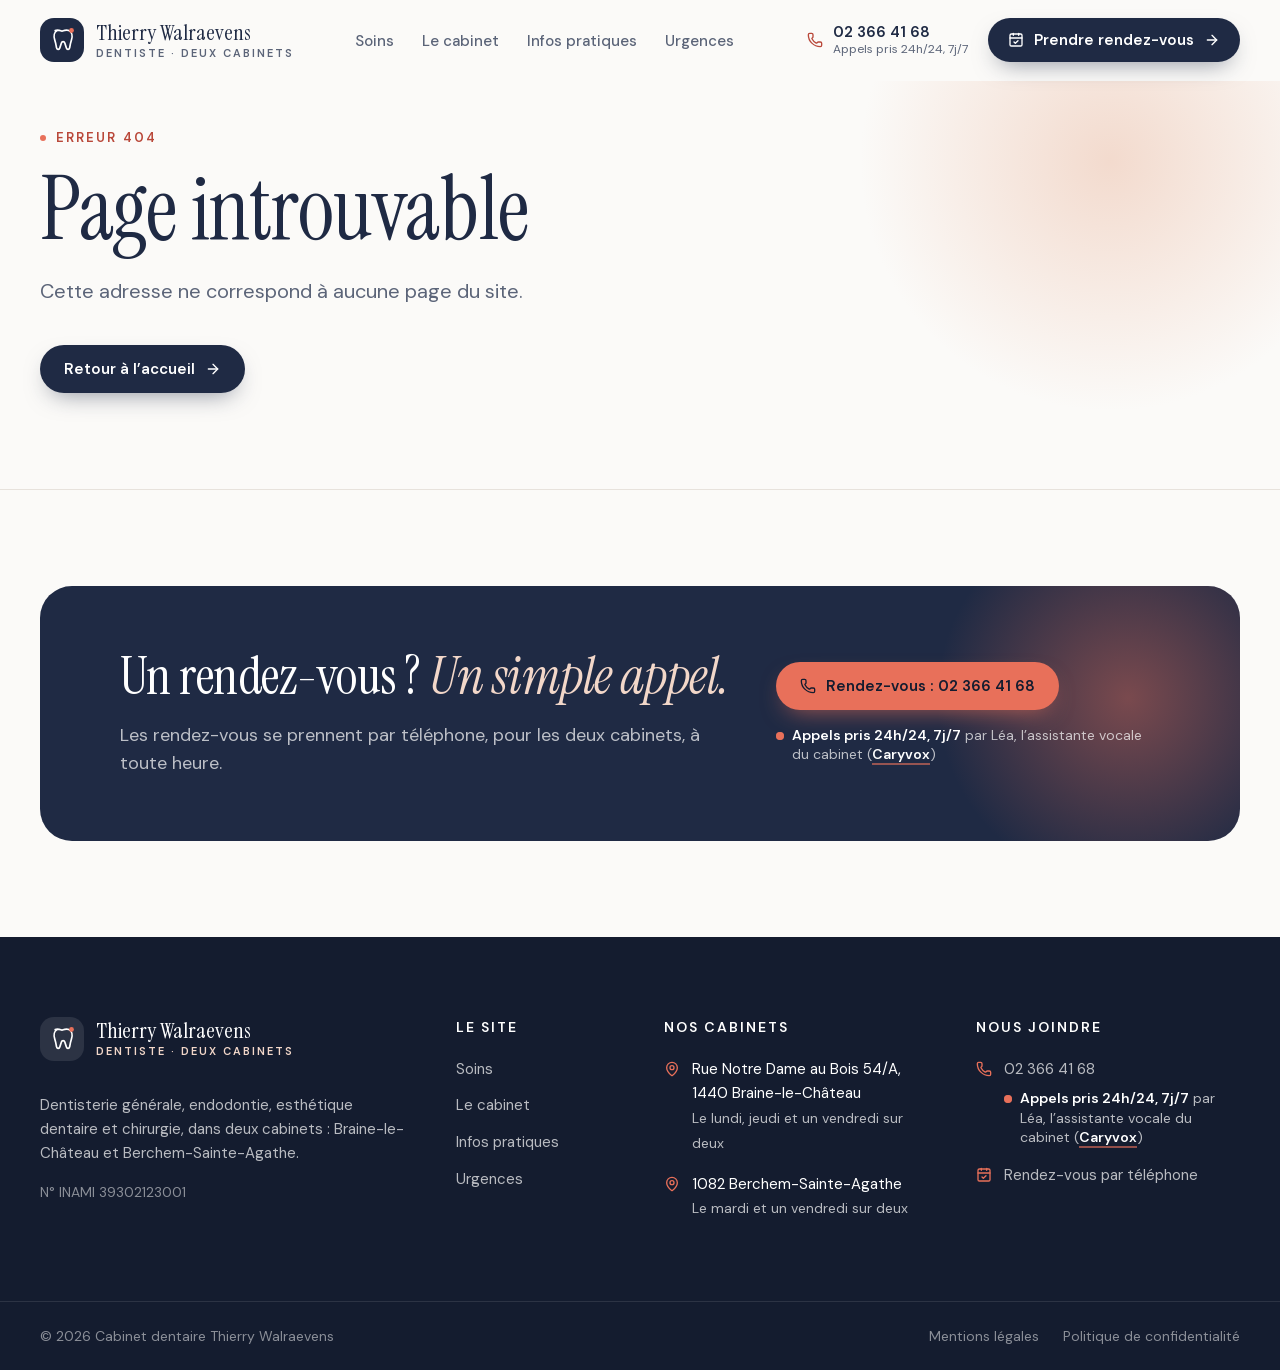
<file: 404/index.html>
<!DOCTYPE html><!--TaF7ROwWzqs8KJDsYsOEN--><html lang="fr-BE" class="__variable_ae301a __variable_231f96"><head><meta charSet="utf-8"/><meta name="viewport" content="width=device-width, initial-scale=1"/><link rel="stylesheet" href="/_next/static/css/a73aea4ac5dca2e2.css" data-precedence="next"/><link rel="preload" as="script" fetchPriority="low" href="/_next/static/chunks/webpack-25f38204bc679592.js"/><script src="/_next/static/chunks/4bd1b696-c023c6e3521b1417.js" async=""></script><script src="/_next/static/chunks/255-566af14aff71e752.js" async=""></script><script src="/_next/static/chunks/main-app-78d97796293f4056.js" async=""></script><script src="/_next/static/chunks/690-0809685d439d04f0.js" async=""></script><script src="/_next/static/chunks/app/layout-f9aadb8992a78633.js" async=""></script><script src="/_next/static/chunks/356-335c699cd4cf7b7b.js" async=""></script><script src="/_next/static/chunks/app/page-fa446b0e49874471.js" async=""></script><meta name="robots" content="noindex"/><meta name="theme-color" content="#fbfaf8"/><meta name="color-scheme" content="light"/><title>Page introuvable | Dt. Thierry Walraevens</title><meta name="description" content="Dt. Thierry Walraevens, dentiste à Braine-le-Château et à Berchem-Sainte-Agathe : dentisterie générale, endodontie, esthétique dentaire et chirurgie. Horaires, accès et prise de rendez-vous par téléphone."/><meta name="application-name" content="Cabinet dentaire Thierry Walraevens"/><meta name="robots" content="noindex"/><link rel="canonical" href="https://dentiste-walraevens.be/"/><meta name="format-detection" content="telephone=no"/><meta property="og:title" content="Dentiste à Braine-le-Château et Berchem-Sainte-Agathe | Dt. Thierry Walraevens"/><meta property="og:description" content="Dt. Thierry Walraevens, dentiste à Braine-le-Château et à Berchem-Sainte-Agathe : dentisterie générale, endodontie, esthétique dentaire et chirurgie. Horaires, accès et prise de rendez-vous par téléphone."/><meta property="og:url" content="https://dentiste-walraevens.be/"/><meta property="og:site_name" content="Cabinet dentaire Thierry Walraevens"/><meta property="og:locale" content="fr_BE"/><meta property="og:image:type" content="image/png"/><meta property="og:image:width" content="1200"/><meta property="og:image:height" content="630"/><meta property="og:image" content="https://dentiste-walraevens.be/opengraph-image.png?8718f0c8caa14f47"/><meta property="og:type" content="website"/><meta name="twitter:card" content="summary_large_image"/><meta name="twitter:title" content="Dentiste à Braine-le-Château et Berchem-Sainte-Agathe | Dt. Thierry Walraevens"/><meta name="twitter:description" content="Dt. Thierry Walraevens, dentiste à Braine-le-Château et à Berchem-Sainte-Agathe : dentisterie générale, endodontie, esthétique dentaire et chirurgie. Horaires, accès et prise de rendez-vous par téléphone."/><meta name="twitter:image:type" content="image/png"/><meta name="twitter:image:width" content="1200"/><meta name="twitter:image:height" content="630"/><meta name="twitter:image" content="https://dentiste-walraevens.be/opengraph-image.png?8718f0c8caa14f47"/><link rel="icon" href="/icon.svg?d20a1e23008a509c" type="image/svg+xml" sizes="any"/><script src="/_next/static/chunks/polyfills-42372ed130431b0a.js" noModule=""></script></head><body><div hidden=""><!--$--><!--/$--></div><script type="application/ld+json">{"@context":"https://schema.org","@graph":[{"@type":"Person","@id":"https://dentiste-walraevens.be/#praticien","name":"Thierry Walraevens","jobTitle":"Dentiste","identifier":{"@type":"PropertyValue","propertyID":"INAMI","value":"39302123001"},"knowsLanguage":["Français","Nederlands","English"]},{"@type":"Dentist","@id":"https://dentiste-walraevens.be/#braine-le-chateau","name":"Cabinet dentaire Thierry Walraevens · Braine-le-Château","description":"Dentisterie générale, endodontie, esthétique dentaire et chirurgie, dans deux cabinets : Braine-le-Château et Berchem-Sainte-Agathe.","url":"https://dentiste-walraevens.be/","image":"https://dentiste-walraevens.be/opengraph-image.png","telephone":"+32 2 366 41 68","address":{"@type":"PostalAddress","streetAddress":"Rue Notre Dame au Bois 54/A","postalCode":"1440","addressLocality":"Braine-le-Château","addressCountry":"BE"},"openingHoursSpecification":[{"@type":"OpeningHoursSpecification","dayOfWeek":"https://schema.org/Monday","opens":"09:00","closes":"18:30"},{"@type":"OpeningHoursSpecification","dayOfWeek":"https://schema.org/Thursday","opens":"08:30","closes":"18:30"},{"@type":"OpeningHoursSpecification","dayOfWeek":"https://schema.org/Friday","opens":"08:30","closes":"18:30","description":"une semaine sur deux"}],"knowsLanguage":["Français","Nederlands","English"],"availableService":[{"@type":"MedicalProcedure","name":"Dentisterie générale"},{"@type":"MedicalProcedure","name":"Endodontie"},{"@type":"MedicalProcedure","name":"Esthétique dentaire"},{"@type":"MedicalProcedure","name":"Chirurgie"}],"medicalSpecialty":["Dentistry","Endodontic"],"paymentAccepted":"Bancontact, Cash","currenciesAccepted":"EUR","sameAs":["https://progenda.be/calendars/walraevens-thierry-dentiste-braine-le-chateau?locale=fr"],"employee":{"@id":"https://dentiste-walraevens.be/#praticien"}},{"@type":"Dentist","@id":"https://dentiste-walraevens.be/#berchem-sainte-agathe","name":"Cabinet dentaire Thierry Walraevens · Berchem-Sainte-Agathe","description":"Dentisterie générale, endodontie, esthétique dentaire et chirurgie, dans deux cabinets : Braine-le-Château et Berchem-Sainte-Agathe.","url":"https://dentiste-walraevens.be/","image":"https://dentiste-walraevens.be/opengraph-image.png","telephone":"+32 2 366 41 68","address":{"@type":"PostalAddress","postalCode":"1082","addressLocality":"Berchem-Sainte-Agathe","addressCountry":"BE"},"openingHoursSpecification":[{"@type":"OpeningHoursSpecification","dayOfWeek":"https://schema.org/Tuesday","opens":"09:00","closes":"18:30"},{"@type":"OpeningHoursSpecification","dayOfWeek":"https://schema.org/Friday","opens":"09:00","closes":"18:30","description":"une semaine sur deux"}],"knowsLanguage":["Français","Nederlands","English"],"availableService":[{"@type":"MedicalProcedure","name":"Dentisterie générale"},{"@type":"MedicalProcedure","name":"Endodontie"},{"@type":"MedicalProcedure","name":"Esthétique dentaire"},{"@type":"MedicalProcedure","name":"Chirurgie"}],"medicalSpecialty":["Dentistry","Endodontic"],"paymentAccepted":"Bancontact, Cash","currenciesAccepted":"EUR","sameAs":["https://progenda.be/calendars/thierry-walraevens-dentiste-berchem-sainte-agathe?locale=fr"],"employee":{"@id":"https://dentiste-walraevens.be/#praticien"}}]}</script><header class="sticky top-0 z-40 transition-[background-color,border-color] duration-300 border-b border-transparent bg-papier"><a href="#contenu" class="sr-only z-50 rounded-full bg-encre px-4 py-2 text-white focus:not-sr-only focus:absolute focus:top-3 focus:left-3">Aller au contenu</a><div class="conteneur flex h-20 items-center justify-between gap-6"><a aria-label="Dentiste Thierry Walraevens, accueil" class="rounded-xl" href="/"><span class="flex items-center gap-3"><svg viewBox="0 0 44 44" aria-hidden="true" class="size-11 shrink-0"><rect width="44" height="44" rx="14" class="fill-encre"></rect><path d="M15.2 12.5c2.3-1 4.4-.2 6.8.6 2.4-.8 4.5-1.6 6.8-.6 3.2 1.4 3.9 5.4 2.7 9.2-.9 2.8-1.4 5.3-1.8 8-.3 2-2.7 2.3-3.3.3l-1.6-5.1c-.5-1.6-2.9-1.6-3.4 0l-1.6 5.1c-.6 2-3 1.7-3.3-.3-.4-2.7-.9-5.2-1.8-8-1.2-3.8-.5-7.8 2.5-9.2Z" fill="none" stroke-width="1.7" stroke-linejoin="round" class="stroke-white"></path><circle cx="31.5" cy="12.5" r="2.4" class="fill-corail"></circle></svg><span class="flex flex-col leading-none"><span class="font-serif text-[1.375rem] text-encre">Thierry Walraevens</span><span class="mt-1 text-[0.6875rem] font-semibold tracking-[0.18em] uppercase text-gris">Dentiste<span class="hidden sm:inline"> · deux cabinets</span></span></span></span></a><nav aria-label="Navigation principale" class="hidden lg:block"><ul class="flex items-center gap-1"><li><a class="relative rounded-full px-3 py-2 text-[0.9375rem] font-medium whitespace-nowrap text-gris transition-colors hover:text-encre aria-[current=page]:text-encre" href="/soins/">Soins</a></li><li><a class="relative rounded-full px-3 py-2 text-[0.9375rem] font-medium whitespace-nowrap text-gris transition-colors hover:text-encre aria-[current=page]:text-encre" href="/le-cabinet/">Le cabinet</a></li><li><a class="relative rounded-full px-3 py-2 text-[0.9375rem] font-medium whitespace-nowrap text-gris transition-colors hover:text-encre aria-[current=page]:text-encre" href="/infos-pratiques/">Infos pratiques</a></li><li><a class="relative rounded-full px-3 py-2 text-[0.9375rem] font-medium whitespace-nowrap text-gris transition-colors hover:text-encre aria-[current=page]:text-encre" href="/urgences/">Urgences</a></li></ul></nav><div class="hidden items-center gap-2 lg:flex"><a href="tel:+3223664168" class="flex min-h-11 items-center gap-2.5 rounded-full px-3 text-encre transition-colors hover:text-corail-fonce"><svg xmlns="http://www.w3.org/2000/svg" width="24" height="24" viewBox="0 0 24 24" fill="none" stroke="currentColor" stroke-width="2" stroke-linecap="round" stroke-linejoin="round" class="lucide lucide-phone size-4 text-corail-fonce" aria-hidden="true"><path d="M13.832 16.568a1 1 0 0 0 1.213-.303l.355-.465A2 2 0 0 1 17 15h3a2 2 0 0 1 2 2v3a2 2 0 0 1-2 2A18 18 0 0 1 2 4a2 2 0 0 1 2-2h3a2 2 0 0 1 2 2v3a2 2 0 0 1-.8 1.6l-.468.351a1 1 0 0 0-.292 1.233 14 14 0 0 0 6.392 6.384"></path></svg><span class="flex flex-col leading-tight"><span class="text-[0.9375rem] font-semibold">02 366 41 68</span><span class="text-xs whitespace-nowrap text-gris">Appels pris 24h/24, 7j/7</span></span></a><a class="group inline-flex min-h-12 cursor-pointer items-center justify-center gap-2.5 whitespace-nowrap rounded-full px-6 py-3 text-[0.9375rem] font-semibold leading-none transition-[background-color,color,box-shadow,transform] duration-200 ease-doux active:translate-y-px bg-encre text-white hover:bg-encre-douce shadow-[0_10px_24px_-10px_rgb(31_42_68/0.55)] !min-h-11 !px-5" href="/rendez-vous/"><svg xmlns="http://www.w3.org/2000/svg" width="24" height="24" viewBox="0 0 24 24" fill="none" stroke="currentColor" stroke-width="2" stroke-linecap="round" stroke-linejoin="round" class="lucide lucide-calendar-check size-4" aria-hidden="true"><path d="M8 2v3"></path><path d="M16 2v3"></path><rect x="3" y="3" width="18" height="18" rx="2"></rect><path d="M3 9h18"></path><path d="m9 15 2 2 4-4"></path></svg>Prendre rendez-vous<svg xmlns="http://www.w3.org/2000/svg" width="24" height="24" viewBox="0 0 24 24" fill="none" stroke="currentColor" stroke-width="2" stroke-linecap="round" stroke-linejoin="round" class="lucide lucide-arrow-right size-4 transition-transform duration-200 group-hover:translate-x-1" aria-hidden="true"><path d="M5 12h14"></path><path d="m12 5 7 7-7 7"></path></svg></a></div><button type="button" aria-expanded="false" aria-controls="menu-mobile" class="-mr-2 flex size-12 cursor-pointer items-center justify-center rounded-full text-encre transition-colors hover:bg-lin lg:hidden"><span class="sr-only">Ouvrir le menu</span><svg xmlns="http://www.w3.org/2000/svg" width="24" height="24" viewBox="0 0 24 24" fill="none" stroke="currentColor" stroke-width="2" stroke-linecap="round" stroke-linejoin="round" class="lucide lucide-menu size-6" aria-hidden="true"><path d="M4 5h16"></path><path d="M4 12h16"></path><path d="M4 19h16"></path></svg></button></div><div id="menu-mobile" hidden="" class="h-[calc(100dvh-5rem)] overflow-y-auto border-t border-filet bg-papier lg:hidden"><nav aria-label="Navigation mobile" class="conteneur flex flex-col py-6"><ul class="divide-y divide-filet"><li><a class="flex min-h-14 items-center font-serif text-[1.75rem] text-encre aria-[current=page]:text-corail-fonce" href="/">Accueil</a></li><li><a class="flex min-h-14 items-center font-serif text-[1.75rem] text-encre aria-[current=page]:text-corail-fonce" href="/soins/">Soins</a></li><li><a class="flex min-h-14 items-center font-serif text-[1.75rem] text-encre aria-[current=page]:text-corail-fonce" href="/le-cabinet/">Le cabinet</a></li><li><a class="flex min-h-14 items-center font-serif text-[1.75rem] text-encre aria-[current=page]:text-corail-fonce" href="/infos-pratiques/">Infos pratiques</a></li><li><a class="flex min-h-14 items-center font-serif text-[1.75rem] text-encre aria-[current=page]:text-corail-fonce" href="/urgences/">Urgences</a></li></ul><div class="mt-8 grid gap-3"><a class="group inline-flex min-h-12 cursor-pointer items-center justify-center gap-2.5 whitespace-nowrap rounded-full px-6 py-3 text-[0.9375rem] font-semibold leading-none transition-[background-color,color,box-shadow,transform] duration-200 ease-doux active:translate-y-px bg-corail text-encre-profond hover:bg-[#ef8672] shadow-[0_10px_24px_-10px_rgb(232_112_90/0.7)] " href="/rendez-vous/"><svg xmlns="http://www.w3.org/2000/svg" width="24" height="24" viewBox="0 0 24 24" fill="none" stroke="currentColor" stroke-width="2" stroke-linecap="round" stroke-linejoin="round" class="lucide lucide-calendar-check size-4" aria-hidden="true"><path d="M8 2v3"></path><path d="M16 2v3"></path><rect x="3" y="3" width="18" height="18" rx="2"></rect><path d="M3 9h18"></path><path d="m9 15 2 2 4-4"></path></svg>Prendre rendez-vous<svg xmlns="http://www.w3.org/2000/svg" width="24" height="24" viewBox="0 0 24 24" fill="none" stroke="currentColor" stroke-width="2" stroke-linecap="round" stroke-linejoin="round" class="lucide lucide-arrow-right size-4 transition-transform duration-200 group-hover:translate-x-1" aria-hidden="true"><path d="M5 12h14"></path><path d="m12 5 7 7-7 7"></path></svg></a><a href="tel:+3223664168" class="group inline-flex min-h-12 cursor-pointer items-center justify-center gap-2.5 whitespace-nowrap rounded-full px-6 py-3 text-[0.9375rem] font-semibold leading-none transition-[background-color,color,box-shadow,transform] duration-200 ease-doux active:translate-y-px bg-white text-encre ring-1 ring-filet hover:ring-encre/30 "><svg xmlns="http://www.w3.org/2000/svg" width="24" height="24" viewBox="0 0 24 24" fill="none" stroke="currentColor" stroke-width="2" stroke-linecap="round" stroke-linejoin="round" class="lucide lucide-phone size-4" aria-hidden="true"><path d="M13.832 16.568a1 1 0 0 0 1.213-.303l.355-.465A2 2 0 0 1 17 15h3a2 2 0 0 1 2 2v3a2 2 0 0 1-2 2A18 18 0 0 1 2 4a2 2 0 0 1 2-2h3a2 2 0 0 1 2 2v3a2 2 0 0 1-.8 1.6l-.468.351a1 1 0 0 0-.292 1.233 14 14 0 0 0 6.392 6.384"></path></svg>02 366 41 68</a><p class="flex items-start gap-2 text-sm leading-snug text-gris mt-1 justify-center text-center"><span aria-hidden="true" class="relative mt-1.5 flex size-2 shrink-0"><span class="absolute inline-flex h-full w-full rounded-full bg-corail/60 motion-safe:animate-ping"></span><span class="relative inline-flex size-2 rounded-full bg-corail"></span></span><span><strong class="font-semibold text-encre">Appels pris 24h/24, 7j/7</strong> par<!-- --> <!-- -->Léa, l’assistante vocale du cabinet<!-- --> (<a href="https://caryvox.ai" target="_blank" rel="noopener" class="font-semibold underline decoration-2 underline-offset-4 text-encre decoration-corail/50 hover:decoration-corail">Caryvox<span class="sr-only"> (nouvel onglet)</span></a>)</span></p></div></nav></div></header><main id="contenu" tabindex="-1" class="outline-none"><section class="relative isolate overflow-hidden border-b border-filet"><div aria-hidden="true" class="absolute -top-48 right-[-8%] -z-10 size-[34rem] rounded-full bg-[radial-gradient(circle,rgb(242_215_201/0.9),transparent_65%)]"></div><div class="conteneur pt-8 pb-16 sm:pt-10 sm:pb-24"><p class="surtitre">Erreur 404</p><h1 class="mt-4 max-w-4xl text-[3rem] leading-[1] sm:text-7xl lg:text-[5.5rem]">Page introuvable</h1><p class="mt-6 max-w-2xl text-lg text-gris sm:text-xl">Cette adresse ne correspond à aucune page du site.</p><div class="mt-10"><a class="group inline-flex min-h-12 cursor-pointer items-center justify-center gap-2.5 whitespace-nowrap rounded-full px-6 py-3 text-[0.9375rem] font-semibold leading-none transition-[background-color,color,box-shadow,transform] duration-200 ease-doux active:translate-y-px bg-encre text-white hover:bg-encre-douce shadow-[0_10px_24px_-10px_rgb(31_42_68/0.55)] " href="/">Retour à l’accueil<svg xmlns="http://www.w3.org/2000/svg" width="24" height="24" viewBox="0 0 24 24" fill="none" stroke="currentColor" stroke-width="2" stroke-linecap="round" stroke-linejoin="round" class="lucide lucide-arrow-right size-4 transition-transform duration-200 group-hover:translate-x-1" aria-hidden="true"><path d="M5 12h14"></path><path d="m12 5 7 7-7 7"></path></svg></a></div></div></section><!--$--><!--/$--></main><section aria-labelledby="titre-rdv" class="conteneur py-20 sm:py-24"><div class="relative isolate overflow-hidden rounded-[var(--radius-grand)] bg-encre px-6 py-14 text-white sm:px-14 sm:py-16 lg:px-20"><div aria-hidden="true" class="absolute -top-24 -right-24 -z-10 size-[26rem] rounded-full bg-[radial-gradient(circle,rgb(232_112_90/0.45),transparent_65%)]"></div><div class="flex flex-col gap-10 lg:flex-row lg:items-center lg:justify-between"><div class="max-w-2xl"><h2 id="titre-rdv" class="text-[2.5rem] leading-[1.05] !text-white sm:text-[3.25rem]">Un rendez-vous ? <em class="text-peche">Un simple appel.</em></h2><p class="mt-4 text-lg text-white/70">Les rendez-vous se prennent par téléphone, pour les deux cabinets, à toute heure.</p></div><div class="lg:shrink-0"><a href="tel:+3223664168" class="group inline-flex min-h-12 cursor-pointer items-center justify-center gap-2.5 whitespace-nowrap rounded-full px-6 py-3 text-[0.9375rem] font-semibold leading-none transition-[background-color,color,box-shadow,transform] duration-200 ease-doux active:translate-y-px bg-corail text-encre-profond hover:bg-[#ef8672] shadow-[0_10px_24px_-10px_rgb(232_112_90/0.7)] "><svg xmlns="http://www.w3.org/2000/svg" width="24" height="24" viewBox="0 0 24 24" fill="none" stroke="currentColor" stroke-width="2" stroke-linecap="round" stroke-linejoin="round" class="lucide lucide-phone size-4" aria-hidden="true"><path d="M13.832 16.568a1 1 0 0 0 1.213-.303l.355-.465A2 2 0 0 1 17 15h3a2 2 0 0 1 2 2v3a2 2 0 0 1-2 2A18 18 0 0 1 2 4a2 2 0 0 1 2-2h3a2 2 0 0 1 2 2v3a2 2 0 0 1-.8 1.6l-.468.351a1 1 0 0 0-.292 1.233 14 14 0 0 0 6.392 6.384"></path></svg>Rendez-vous : <!-- -->02 366 41 68</a><p class="flex items-start gap-2 text-sm leading-snug text-white/70 mt-4 max-w-sm"><span aria-hidden="true" class="relative mt-1.5 flex size-2 shrink-0"><span class="absolute inline-flex h-full w-full rounded-full bg-corail/60 motion-safe:animate-ping"></span><span class="relative inline-flex size-2 rounded-full bg-corail"></span></span><span><strong class="font-semibold text-white">Appels pris 24h/24, 7j/7</strong> par<!-- --> <!-- -->Léa, l’assistante vocale du cabinet<!-- --> (<a href="https://caryvox.ai" target="_blank" rel="noopener" class="font-semibold underline decoration-2 underline-offset-4 text-white decoration-corail/60 hover:decoration-corail">Caryvox<span class="sr-only"> (nouvel onglet)</span></a>)</span></p></div></div></div></section><footer class="bg-encre-profond pb-28 text-white/70 lg:pb-0"><div class="conteneur grid gap-12 py-16 sm:grid-cols-2 lg:grid-cols-12 lg:py-20"><div class="lg:col-span-4"><a aria-label="Accueil" class="inline-block rounded-xl" href="/"><span class="flex items-center gap-3"><svg viewBox="0 0 44 44" aria-hidden="true" class="size-11 shrink-0"><rect width="44" height="44" rx="14" class="fill-white/10"></rect><path d="M15.2 12.5c2.3-1 4.4-.2 6.8.6 2.4-.8 4.5-1.6 6.8-.6 3.2 1.4 3.9 5.4 2.7 9.2-.9 2.8-1.4 5.3-1.8 8-.3 2-2.7 2.3-3.3.3l-1.6-5.1c-.5-1.6-2.9-1.6-3.4 0l-1.6 5.1c-.6 2-3 1.7-3.3-.3-.4-2.7-.9-5.2-1.8-8-1.2-3.8-.5-7.8 2.5-9.2Z" fill="none" stroke-width="1.7" stroke-linejoin="round" class="stroke-white"></path><circle cx="31.5" cy="12.5" r="2.4" class="fill-corail"></circle></svg><span class="flex flex-col leading-none"><span class="font-serif text-[1.375rem] text-white">Thierry Walraevens</span><span class="mt-1 text-[0.6875rem] font-semibold tracking-[0.18em] uppercase text-peche">Dentiste<span class="hidden sm:inline"> · deux cabinets</span></span></span></span></a><p class="mt-6 max-w-sm text-[0.9375rem] leading-relaxed">Dentisterie générale, endodontie, esthétique dentaire et chirurgie, dans deux cabinets : Braine-le-Château et Berchem-Sainte-Agathe.</p><p class="mt-4 text-sm text-white/50">N° INAMI <!-- -->39302123001</p></div><nav aria-label="Pied de page" class="lg:col-span-2"><p class="text-sm font-semibold tracking-[0.14em] text-white uppercase">Le site</p><ul class="mt-5 space-y-3 text-[0.9375rem]"><li><a class="transition-colors hover:text-white" href="/soins/">Soins</a></li><li><a class="transition-colors hover:text-white" href="/le-cabinet/">Le cabinet</a></li><li><a class="transition-colors hover:text-white" href="/infos-pratiques/">Infos pratiques</a></li><li><a class="transition-colors hover:text-white" href="/urgences/">Urgences</a></li></ul></nav><div class="lg:col-span-3"><p class="text-sm font-semibold tracking-[0.14em] text-white uppercase">Nos cabinets</p><ul class="mt-5 space-y-4 text-[0.9375rem]"><li class="flex gap-3"><svg xmlns="http://www.w3.org/2000/svg" width="24" height="24" viewBox="0 0 24 24" fill="none" stroke="currentColor" stroke-width="2" stroke-linecap="round" stroke-linejoin="round" class="lucide lucide-map-pin mt-1 size-4 shrink-0 text-corail" aria-hidden="true"><path d="M20 10c0 4.993-5.539 10.193-7.399 11.799a1 1 0 0 1-1.202 0C9.539 20.193 4 14.993 4 10a8 8 0 0 1 16 0"></path><circle cx="12" cy="10" r="3"></circle></svg><span><span class="block text-white">Rue Notre Dame au Bois 54/A, 1440 Braine-le-Château</span><span class="text-sm">Le <!-- -->lundi, jeudi et un vendredi sur deux</span></span></li><li class="flex gap-3"><svg xmlns="http://www.w3.org/2000/svg" width="24" height="24" viewBox="0 0 24 24" fill="none" stroke="currentColor" stroke-width="2" stroke-linecap="round" stroke-linejoin="round" class="lucide lucide-map-pin mt-1 size-4 shrink-0 text-corail" aria-hidden="true"><path d="M20 10c0 4.993-5.539 10.193-7.399 11.799a1 1 0 0 1-1.202 0C9.539 20.193 4 14.993 4 10a8 8 0 0 1 16 0"></path><circle cx="12" cy="10" r="3"></circle></svg><span><span class="block text-white">1082 Berchem-Sainte-Agathe</span><span class="text-sm">Le <!-- -->mardi et un vendredi sur deux</span></span></li></ul></div><div class="lg:col-span-3"><p class="text-sm font-semibold tracking-[0.14em] text-white uppercase">Nous joindre</p><ul class="mt-5 space-y-4 text-[0.9375rem]"><li class="flex gap-3"><svg xmlns="http://www.w3.org/2000/svg" width="24" height="24" viewBox="0 0 24 24" fill="none" stroke="currentColor" stroke-width="2" stroke-linecap="round" stroke-linejoin="round" class="lucide lucide-phone mt-1 size-4 shrink-0 text-corail" aria-hidden="true"><path d="M13.832 16.568a1 1 0 0 0 1.213-.303l.355-.465A2 2 0 0 1 17 15h3a2 2 0 0 1 2 2v3a2 2 0 0 1-2 2A18 18 0 0 1 2 4a2 2 0 0 1 2-2h3a2 2 0 0 1 2 2v3a2 2 0 0 1-.8 1.6l-.468.351a1 1 0 0 0-.292 1.233 14 14 0 0 0 6.392 6.384"></path></svg><span><a href="tel:+3223664168" class="transition-colors hover:text-white">02 366 41 68</a><p class="flex items-start gap-2 text-sm leading-snug text-white/70 mt-2"><span aria-hidden="true" class="relative mt-1.5 flex size-2 shrink-0"><span class="absolute inline-flex h-full w-full rounded-full bg-corail/60 motion-safe:animate-ping"></span><span class="relative inline-flex size-2 rounded-full bg-corail"></span></span><span><strong class="font-semibold text-white">Appels pris 24h/24, 7j/7</strong> par<!-- --> <!-- -->Léa, l’assistante vocale du cabinet<!-- --> (<a href="https://caryvox.ai" target="_blank" rel="noopener" class="font-semibold underline decoration-2 underline-offset-4 text-white decoration-corail/60 hover:decoration-corail">Caryvox<span class="sr-only"> (nouvel onglet)</span></a>)</span></p></span></li><li class="flex gap-3"><svg xmlns="http://www.w3.org/2000/svg" width="24" height="24" viewBox="0 0 24 24" fill="none" stroke="currentColor" stroke-width="2" stroke-linecap="round" stroke-linejoin="round" class="lucide lucide-calendar-check mt-1 size-4 shrink-0 text-corail" aria-hidden="true"><path d="M8 2v3"></path><path d="M16 2v3"></path><rect x="3" y="3" width="18" height="18" rx="2"></rect><path d="M3 9h18"></path><path d="m9 15 2 2 4-4"></path></svg><a class="transition-colors hover:text-white" href="/rendez-vous/">Rendez-vous par téléphone</a></li></ul></div></div><div class="border-t border-white/10"><div class="conteneur flex flex-col gap-4 py-6 text-sm text-white/50 sm:flex-row sm:items-center sm:justify-between"><p>© <!-- -->2026<!-- --> <!-- -->Cabinet dentaire Thierry Walraevens</p><ul class="flex flex-wrap gap-x-6 gap-y-2"><li><a class="transition-colors hover:text-white" href="/mentions-legales/">Mentions légales</a></li><li><a class="transition-colors hover:text-white" href="/politique-de-confidentialite/">Politique de confidentialité</a></li></ul></div></div></footer><div class="fixed inset-x-0 bottom-0 z-30 border-t border-filet bg-papier/90 px-4 pt-3 pb-[max(0.75rem,env(safe-area-inset-bottom))] backdrop-blur-xl lg:hidden"><a href="tel:+3223664168" class="mx-auto flex min-h-12 max-w-md items-center justify-center gap-2 rounded-full bg-encre px-4 text-[0.9375rem] font-semibold whitespace-nowrap text-white"><svg xmlns="http://www.w3.org/2000/svg" width="24" height="24" viewBox="0 0 24 24" fill="none" stroke="currentColor" stroke-width="2" stroke-linecap="round" stroke-linejoin="round" class="lucide lucide-phone size-4 text-corail" aria-hidden="true"><path d="M13.832 16.568a1 1 0 0 0 1.213-.303l.355-.465A2 2 0 0 1 17 15h3a2 2 0 0 1 2 2v3a2 2 0 0 1-2 2A18 18 0 0 1 2 4a2 2 0 0 1 2-2h3a2 2 0 0 1 2 2v3a2 2 0 0 1-.8 1.6l-.468.351a1 1 0 0 0-.292 1.233 14 14 0 0 0 6.392 6.384"></path></svg>Appeler pour un rendez-vous</a></div><script src="/_next/static/chunks/webpack-25f38204bc679592.js" id="_R_" async=""></script><script>(self.__next_f=self.__next_f||[]).push([0])</script><script>self.__next_f.push([1,"1:\"$Sreact.fragment\"\nb:I[7150,[],\"\"]\n:HL[\"/_next/static/css/a73aea4ac5dca2e2.css\",\"style\"]\n2:Tcc4,"])</script><script>self.__next_f.push([1,"{\"@context\":\"https://schema.org\",\"@graph\":[{\"@type\":\"Person\",\"@id\":\"https://dentiste-walraevens.be/#praticien\",\"name\":\"Thierry Walraevens\",\"jobTitle\":\"Dentiste\",\"identifier\":{\"@type\":\"PropertyValue\",\"propertyID\":\"INAMI\",\"value\":\"39302123001\"},\"knowsLanguage\":[\"Français\",\"Nederlands\",\"English\"]},{\"@type\":\"Dentist\",\"@id\":\"https://dentiste-walraevens.be/#braine-le-chateau\",\"name\":\"Cabinet dentaire Thierry Walraevens · Braine-le-Château\",\"description\":\"Dentisterie générale, endodontie, esthétique dentaire et chirurgie, dans deux cabinets : Braine-le-Château et Berchem-Sainte-Agathe.\",\"url\":\"https://dentiste-walraevens.be/\",\"image\":\"https://dentiste-walraevens.be/opengraph-image.png\",\"telephone\":\"+32 2 366 41 68\",\"address\":{\"@type\":\"PostalAddress\",\"streetAddress\":\"Rue Notre Dame au Bois 54/A\",\"postalCode\":\"1440\",\"addressLocality\":\"Braine-le-Château\",\"addressCountry\":\"BE\"},\"openingHoursSpecification\":[{\"@type\":\"OpeningHoursSpecification\",\"dayOfWeek\":\"https://schema.org/Monday\",\"opens\":\"09:00\",\"closes\":\"18:30\"},{\"@type\":\"OpeningHoursSpecification\",\"dayOfWeek\":\"https://schema.org/Thursday\",\"opens\":\"08:30\",\"closes\":\"18:30\"},{\"@type\":\"OpeningHoursSpecification\",\"dayOfWeek\":\"https://schema.org/Friday\",\"opens\":\"08:30\",\"closes\":\"18:30\",\"description\":\"une semaine sur deux\"}],\"knowsLanguage\":[\"Français\",\"Nederlands\",\"English\"],\"availableService\":[{\"@type\":\"MedicalProcedure\",\"name\":\"Dentisterie générale\"},{\"@type\":\"MedicalProcedure\",\"name\":\"Endodontie\"},{\"@type\":\"MedicalProcedure\",\"name\":\"Esthétique dentaire\"},{\"@type\":\"MedicalProcedure\",\"name\":\"Chirurgie\"}],\"medicalSpecialty\":[\"Dentistry\",\"Endodontic\"],\"paymentAccepted\":\"Bancontact, Cash\",\"currenciesAccepted\":\"EUR\",\"sameAs\":[\"https://progenda.be/calendars/walraevens-thierry-dentiste-braine-le-chateau?locale=fr\"],\"employee\":{\"@id\":\"https://dentiste-walraevens.be/#praticien\"}},{\"@type\":\"Dentist\",\"@id\":\"https://dentiste-walraevens.be/#berchem-sainte-agathe\",\"name\":\"Cabinet dentaire Thierry Walraevens · Berchem-Sainte-Agathe\",\"description\":\"Dentisterie générale, endodontie, esthétique dentaire et chirurgie, dans deux cabinets : Braine-le-Château et Berchem-Sainte-Agathe.\",\"url\":\"https://dentiste-walraevens.be/\",\"image\":\"https://dentiste-walraevens.be/opengraph-image.png\",\"telephone\":\"+32 2 366 41 68\",\"address\":{\"@type\":\"PostalAddress\",\"postalCode\":\"1082\",\"addressLocality\":\"Berchem-Sainte-Agathe\",\"addressCountry\":\"BE\"},\"openingHoursSpecification\":[{\"@type\":\"OpeningHoursSpecification\",\"dayOfWeek\":\"https://schema.org/Tuesday\",\"opens\":\"09:00\",\"closes\":\"18:30\"},{\"@type\":\"OpeningHoursSpecification\",\"dayOfWeek\":\"https://schema.org/Friday\",\"opens\":\"09:00\",\"closes\":\"18:30\",\"description\":\"une semaine sur deux\"}],\"knowsLanguage\":[\"Français\",\"Nederlands\",\"English\"],\"availableService\":[{\"@type\":\"MedicalProcedure\",\"name\":\"Dentisterie générale\"},{\"@type\":\"MedicalProcedure\",\"name\":\"Endodontie\"},{\"@type\":\"MedicalProcedure\",\"name\":\"Esthétique dentaire\"},{\"@type\":\"MedicalProcedure\",\"name\":\"Chirurgie\"}],\"medicalSpecialty\":[\"Dentistry\",\"Endodontic\"],\"paymentAccepted\":\"Bancontact, Cash\",\"currenciesAccepted\":\"EUR\",\"sameAs\":[\"https://progenda.be/calendars/thierry-walraevens-dentiste-berchem-sainte-agathe?locale=fr\"],\"employee\":{\"@id\":\"https://dentiste-walraevens.be/#praticien\"}}]}"])</script><script>self.__next_f.push([1,"0:{\"P\":null,\"b\":\"TaF7ROwWzqs8KJDsYsOEN\",\"p\":\"\",\"c\":[\"\",\"_not-found\",\"\"],\"i\":false,\"f\":[[[\"\",{\"children\":[\"/_not-found\",{\"children\":[\"__PAGE__\",{}]}]},\"$undefined\",\"$undefined\",true],[\"\",[\"$\",\"$1\",\"c\",{\"children\":[[[\"$\",\"link\",\"0\",{\"rel\":\"stylesheet\",\"href\":\"/_next/static/css/a73aea4ac5dca2e2.css\",\"precedence\":\"next\",\"crossOrigin\":\"$undefined\",\"nonce\":\"$undefined\"}]],[\"$\",\"html\",null,{\"lang\":\"fr-BE\",\"className\":\"__variable_ae301a __variable_231f96\",\"children\":[\"$\",\"body\",null,{\"children\":[[\"$\",\"script\",null,{\"type\":\"application/ld+json\",\"dangerouslySetInnerHTML\":{\"__html\":\"$2\"}}],false,\"$L3\",\"$L4\",\"$L5\",\"$L6\",\"$L7\"]}]}]]}],{\"children\":[\"/_not-found\",\"$L8\",{\"children\":[\"__PAGE__\",\"$L9\",{},null,false]},null,false]},null,false],\"$La\",false]],\"m\":\"$undefined\",\"G\":[\"$b\",[]],\"s\":false,\"S\":true}\n"])</script><script>self.__next_f.push([1,"c:I[1215,[\"690\",\"static/chunks/690-0809685d439d04f0.js\",\"177\",\"static/chunks/app/layout-f9aadb8992a78633.js\"],\"EnTete\"]\nd:I[9766,[],\"\"]\ne:I[8924,[],\"\"]\nf:I[2619,[\"690\",\"static/chunks/690-0809685d439d04f0.js\",\"356\",\"static/chunks/356-335c699cd4cf7b7b.js\",\"974\",\"static/chunks/app/page-fa446b0e49874471.js\"],\"\"]\n10:I[3352,[\"690\",\"static/chunks/690-0809685d439d04f0.js\",\"356\",\"static/chunks/356-335c699cd4cf7b7b.js\",\"974\",\"static/chunks/app/page-fa446b0e49874471.js\"],\"default\"]\n14:I[4431,[],\"OutletBoundary\"]\n16:I[5278,[],\"AsyncMetadataOutlet\"]\n18:I[4431,[],\"ViewportBoundary\"]\n1a:I[4431,[],\"MetadataBoundary\"]\n1b:\"$Sreact.suspense\"\n3:[\"$\",\"$Lc\",null,{}]\n"])</script><script>self.__next_f.push([1,"4:[\"$\",\"main\",null,{\"id\":\"contenu\",\"tabIndex\":-1,\"className\":\"outline-none\",\"children\":[\"$\",\"$Ld\",null,{\"parallelRouterKey\":\"children\",\"error\":\"$undefined\",\"errorStyles\":\"$undefined\",\"errorScripts\":\"$undefined\",\"template\":[\"$\",\"$Le\",null,{}],\"templateStyles\":\"$undefined\",\"templateScripts\":\"$undefined\",\"notFound\":[[\"$\",\"section\",null,{\"className\":\"relative isolate overflow-hidden border-b border-filet\",\"children\":[[\"$\",\"div\",null,{\"aria-hidden\":true,\"className\":\"absolute -top-48 right-[-8%] -z-10 size-[34rem] rounded-full bg-[radial-gradient(circle,rgb(242_215_201/0.9),transparent_65%)]\"}],[\"$\",\"div\",null,{\"className\":\"conteneur pt-8 pb-16 sm:pt-10 sm:pb-24\",\"children\":[\"$undefined\",[\"$\",\"p\",null,{\"className\":\"surtitre\",\"children\":\"Erreur 404\"}],[\"$\",\"h1\",null,{\"className\":\"mt-4 max-w-4xl text-[3rem] leading-[1] sm:text-7xl lg:text-[5.5rem]\",\"children\":\"Page introuvable\"}],[\"$\",\"p\",null,{\"className\":\"mt-6 max-w-2xl text-lg text-gris sm:text-xl\",\"children\":\"Cette adresse ne correspond à aucune page du site.\"}],[\"$\",\"div\",null,{\"className\":\"mt-10\",\"children\":[\"$\",\"$Lf\",null,{\"href\":\"/\",\"className\":\"group inline-flex min-h-12 cursor-pointer items-center justify-center gap-2.5 whitespace-nowrap rounded-full px-6 py-3 text-[0.9375rem] font-semibold leading-none transition-[background-color,color,box-shadow,transform] duration-200 ease-doux active:translate-y-px bg-encre text-white hover:bg-encre-douce shadow-[0_10px_24px_-10px_rgb(31_42_68/0.55)] \",\"children\":[null,\"Retour à l’accueil\",[\"$\",\"$L10\",null,{\"ref\":\"$undefined\",\"icon\":{\"name\":\"arrow-right\",\"size\":24,\"node\":[[\"path\",{\"d\":\"M5 12h14\",\"key\":\"1ays0h\"}],[\"path\",{\"d\":\"m12 5 7 7-7 7\",\"key\":\"xquz4c\"}]]},\"className\":\"size-4 transition-transform duration-200 group-hover:translate-x-1\",\"aria-hidden\":true}]]}]}]]}]]}],[]],\"forbidden\":\"$undefined\",\"unauthorized\":\"$undefined\"}]}]\n"])</script><script>self.__next_f.push([1,"5:[\"$\",\"section\",null,{\"aria-labelledby\":\"titre-rdv\",\"className\":\"conteneur py-20 sm:py-24\",\"children\":[\"$\",\"div\",null,{\"className\":\"relative isolate overflow-hidden rounded-[var(--radius-grand)] bg-encre px-6 py-14 text-white sm:px-14 sm:py-16 lg:px-20\",\"children\":[[\"$\",\"div\",null,{\"aria-hidden\":true,\"className\":\"absolute -top-24 -right-24 -z-10 size-[26rem] rounded-full bg-[radial-gradient(circle,rgb(232_112_90/0.45),transparent_65%)]\"}],[\"$\",\"div\",null,{\"className\":\"flex flex-col gap-10 lg:flex-row lg:items-center lg:justify-between\",\"children\":[[\"$\",\"div\",null,{\"className\":\"max-w-2xl\",\"children\":[[\"$\",\"h2\",null,{\"id\":\"titre-rdv\",\"className\":\"text-[2.5rem] leading-[1.05] !text-white sm:text-[3.25rem]\",\"children\":[\"Un rendez-vous ? \",[\"$\",\"em\",null,{\"className\":\"text-peche\",\"children\":\"Un simple appel.\"}]]}],[\"$\",\"p\",null,{\"className\":\"mt-4 text-lg text-white/70\",\"children\":\"Les rendez-vous se prennent par téléphone, pour les deux cabinets, à toute heure.\"}]]}],[\"$\",\"div\",null,{\"className\":\"lg:shrink-0\",\"children\":[[\"$\",\"a\",null,{\"href\":\"tel:+3223664168\",\"className\":\"group inline-flex min-h-12 cursor-pointer items-center justify-center gap-2.5 whitespace-nowrap rounded-full px-6 py-3 text-[0.9375rem] font-semibold leading-none transition-[background-color,color,box-shadow,transform] duration-200 ease-doux active:translate-y-px bg-corail text-encre-profond hover:bg-[#ef8672] shadow-[0_10px_24px_-10px_rgb(232_112_90/0.7)] \",\"children\":[[\"$\",\"$L10\",null,{\"ref\":\"$undefined\",\"icon\":{\"name\":\"phone\",\"size\":24,\"node\":[[\"path\",{\"d\":\"M13.832 16.568a1 1 0 0 0 1.213-.303l.355-.465A2 2 0 0 1 17 15h3a2 2 0 0 1 2 2v3a2 2 0 0 1-2 2A18 18 0 0 1 2 4a2 2 0 0 1 2-2h3a2 2 0 0 1 2 2v3a2 2 0 0 1-.8 1.6l-.468.351a1 1 0 0 0-.292 1.233 14 14 0 0 0 6.392 6.384\",\"key\":\"9njp5v\"}]]},\"className\":\"size-4\",\"aria-hidden\":true}],[\"Rendez-vous : \",\"02 366 41 68\"],false,null]}],[\"$\",\"p\",null,{\"className\":\"flex items-start gap-2 text-sm leading-snug text-white/70 mt-4 max-w-sm\",\"children\":[[\"$\",\"span\",null,{\"aria-hidden\":true,\"className\":\"relative mt-1.5 flex size-2 shrink-0\",\"children\":[[\"$\",\"span\",null,{\"className\":\"absolute inline-flex h-full w-full rounded-full bg-corail/60 motion-safe:animate-ping\"}],[\"$\",\"span\",null,{\"className\":\"relative inline-flex size-2 rounded-full bg-corail\"}]]}],[\"$\",\"span\",null,{\"children\":[[\"$\",\"strong\",null,{\"className\":\"font-semibold text-white\",\"children\":\"Appels pris 24h/24, 7j/7\"}],\" par\",\" \",\"Léa, l’assistante vocale du cabinet\",\" (\",[\"$\",\"a\",null,{\"href\":\"https://caryvox.ai\",\"target\":\"_blank\",\"rel\":\"noopener\",\"className\":\"font-semibold underline decoration-2 underline-offset-4 text-white decoration-corail/60 hover:decoration-corail\",\"children\":[\"Caryvox\",[\"$\",\"span\",null,{\"className\":\"sr-only\",\"children\":\" (nouvel onglet)\"}]]}],\")\"]}]]}]]}]]}]]}]}]\n"])</script><script>self.__next_f.push([1,"6:[\"$\",\"footer\",null,{\"className\":\"bg-encre-profond pb-28 text-white/70 lg:pb-0\",\"children\":[[\"$\",\"div\",null,{\"className\":\"conteneur grid gap-12 py-16 sm:grid-cols-2 lg:grid-cols-12 lg:py-20\",\"children\":[[\"$\",\"div\",null,{\"className\":\"lg:col-span-4\",\"children\":[[\"$\",\"$Lf\",null,{\"href\":\"/\",\"aria-label\":\"Accueil\",\"className\":\"inline-block rounded-xl\",\"children\":[\"$\",\"span\",null,{\"className\":\"flex items-center gap-3\",\"children\":[[\"$\",\"svg\",null,{\"viewBox\":\"0 0 44 44\",\"aria-hidden\":true,\"className\":\"size-11 shrink-0\",\"children\":[[\"$\",\"rect\",null,{\"width\":\"44\",\"height\":\"44\",\"rx\":\"14\",\"className\":\"fill-white/10\"}],[\"$\",\"path\",null,{\"d\":\"M15.2 12.5c2.3-1 4.4-.2 6.8.6 2.4-.8 4.5-1.6 6.8-.6 3.2 1.4 3.9 5.4 2.7 9.2-.9 2.8-1.4 5.3-1.8 8-.3 2-2.7 2.3-3.3.3l-1.6-5.1c-.5-1.6-2.9-1.6-3.4 0l-1.6 5.1c-.6 2-3 1.7-3.3-.3-.4-2.7-.9-5.2-1.8-8-1.2-3.8-.5-7.8 2.5-9.2Z\",\"fill\":\"none\",\"strokeWidth\":\"1.7\",\"strokeLinejoin\":\"round\",\"className\":\"stroke-white\"}],[\"$\",\"circle\",null,{\"cx\":\"31.5\",\"cy\":\"12.5\",\"r\":\"2.4\",\"className\":\"fill-corail\"}]]}],[\"$\",\"span\",null,{\"className\":\"flex flex-col leading-none\",\"children\":[[\"$\",\"span\",null,{\"className\":\"font-serif text-[1.375rem] text-white\",\"children\":\"Thierry Walraevens\"}],[\"$\",\"span\",null,{\"className\":\"mt-1 text-[0.6875rem] font-semibold tracking-[0.18em] uppercase text-peche\",\"children\":[\"Dentiste\",[\"$\",\"span\",null,{\"className\":\"hidden sm:inline\",\"children\":\" · deux cabinets\"}]]}]]}]]}]}],[\"$\",\"p\",null,{\"className\":\"mt-6 max-w-sm text-[0.9375rem] leading-relaxed\",\"children\":\"Dentisterie générale, endodontie, esthétique dentaire et chirurgie, dans deux cabinets : Braine-le-Château et Berchem-Sainte-Agathe.\"}],[\"$\",\"p\",null,{\"className\":\"mt-4 text-sm text-white/50\",\"children\":[\"N° INAMI \",\"39302123001\"]}]]}],[\"$\",\"nav\",null,{\"aria-label\":\"Pied de page\",\"className\":\"lg:col-span-2\",\"children\":[[\"$\",\"p\",null,{\"className\":\"text-sm font-semibold tracking-[0.14em] text-white uppercase\",\"children\":\"Le site\"}],[\"$\",\"ul\",null,{\"className\":\"mt-5 space-y-3 text-[0.9375rem]\",\"children\":[[\"$\",\"li\",\"/soins/\",{\"children\":[\"$\",\"$Lf\",null,{\"href\":\"/soins/\",\"className\":\"transition-colors hover:text-white\",\"children\":\"Soins\"}]}],[\"$\",\"li\",\"/le-cabinet/\",{\"children\":[\"$\",\"$Lf\",null,{\"href\":\"/le-cabinet/\",\"className\":\"transition-colors hover:text-white\",\"children\":\"Le cabinet\"}]}],[\"$\",\"li\",\"/infos-pratiques/\",{\"children\":[\"$\",\"$Lf\",null,{\"href\":\"/infos-pratiques/\",\"className\":\"transition-colors hover:text-white\",\"children\":\"Infos pratiques\"}]}],[\"$\",\"li\",\"/urgences/\",{\"children\":[\"$\",\"$Lf\",null,{\"href\":\"/urgences/\",\"className\":\"transition-colors hover:text-white\",\"children\":\"Urgences\"}]}]]}]]}],[\"$\",\"div\",null,{\"className\":\"lg:col-span-3\",\"children\":[[\"$\",\"p\",null,{\"className\":\"text-sm font-semibold tracking-[0.14em] text-white uppercase\",\"children\":\"Nos cabinets\"}],[\"$\",\"ul\",null,{\"className\":\"mt-5 space-y-4 text-[0.9375rem]\",\"children\":[[\"$\",\"li\",\"braine-le-chateau\",{\"className\":\"flex gap-3\",\"children\":[[\"$\",\"$L10\",null,{\"ref\":\"$undefined\",\"icon\":{\"name\":\"map-pin\",\"size\":24,\"node\":[[\"path\",{\"d\":\"M20 10c0 4.993-5.539 10.193-7.399 11.799a1 1 0 0 1-1.202 0C9.539 20.193 4 14.993 4 10a8 8 0 0 1 16 0\",\"key\":\"1r0f0z\"}],[\"circle\",{\"cx\":\"12\",\"cy\":\"10\",\"r\":\"3\",\"key\":\"ilqhr7\"}]]},\"className\":\"mt-1 size-4 shrink-0 text-corail\",\"aria-hidden\":true}],[\"$\",\"span\",null,{\"children\":[[\"$\",\"span\",null,{\"className\":\"block text-white\",\"children\":\"Rue Notre Dame au Bois 54/A, 1440 Braine-le-Château\"}],[\"$\",\"span\",null,{\"className\":\"text-sm\",\"children\":[\"Le \",\"lundi, jeudi et un vendredi sur deux\"]}]]}]]}],[\"$\",\"li\",\"berchem-sainte-agathe\",{\"className\":\"flex gap-3\",\"children\":[[\"$\",\"$L10\",null,{\"ref\":\"$undefined\",\"icon\":\"$6:props:children:0:props:children:2:props:children:1:props:children:0:props:children:0:props:icon\",\"className\":\"mt-1 size-4 shrink-0 text-corail\",\"aria-hidden\":true}],[\"$\",\"span\",null,{\"children\":[[\"$\",\"span\",null,{\"className\":\"block text-white\",\"children\":\"1082 Berchem-Sainte-Agathe\"}],[\"$\",\"span\",null,{\"className\":\"text-sm\",\"children\":[\"Le \",\"mardi et un vendredi sur deux\"]}]]}]]}]]}]]}],[\"$\",\"div\",null,{\"className\":\"lg:col-span-3\",\"children\":[[\"$\",\"p\",null,{\"className\":\"text-sm font-semibold tracking-[0.14em] text-white uppercase\",\"children\":\"Nous joindre\"}],[\"$\",\"ul\",null,{\"className\":\"mt-5 space-y-4 text-[0.9375rem]\",\"children\":[[\"$\",\"li\",null,{\"className\":\"flex gap-3\",\"children\":[[\"$\",\"$L10\",null,{\"ref\":\"$undefined\",\"icon\":\"$5:props:children:props:children:1:props:children:1:props:children:0:props:children:0:props:icon\",\"className\":\"mt-1 size-4 shrink-0 text-corail\",\"aria-hidden\":true}],[\"$\",\"span\",null,{\"children\":[[\"$\",\"a\",null,{\"href\":\"tel:+3223664168\",\"className\":\"transition-colors hover:text-white\",\"children\":\"02 366 41 68\"}],\"$L11\"]}]]}],\"$L12\"]}]]}]]}],\"$L13\"]}]\n"])</script><script>self.__next_f.push([1,"7:[\"$\",\"div\",null,{\"className\":\"fixed inset-x-0 bottom-0 z-30 border-t border-filet bg-papier/90 px-4 pt-3 pb-[max(0.75rem,env(safe-area-inset-bottom))] backdrop-blur-xl lg:hidden\",\"children\":[\"$\",\"a\",null,{\"href\":\"tel:+3223664168\",\"className\":\"mx-auto flex min-h-12 max-w-md items-center justify-center gap-2 rounded-full bg-encre px-4 text-[0.9375rem] font-semibold whitespace-nowrap text-white\",\"children\":[[\"$\",\"$L10\",null,{\"ref\":\"$undefined\",\"icon\":\"$5:props:children:props:children:1:props:children:1:props:children:0:props:children:0:props:icon\",\"className\":\"size-4 text-corail\",\"aria-hidden\":true}],\"Appeler pour un rendez-vous\"]}]}]\n8:[\"$\",\"$1\",\"c\",{\"children\":[null,[\"$\",\"$Ld\",null,{\"parallelRouterKey\":\"children\",\"error\":\"$undefined\",\"errorStyles\":\"$undefined\",\"errorScripts\":\"$undefined\",\"template\":[\"$\",\"$Le\",null,{}],\"templateStyles\":\"$undefined\",\"templateScripts\":\"$undefined\",\"notFound\":\"$undefined\",\"forbidden\":\"$undefined\",\"unauthorized\":\"$undefined\"}]]}]\n"])</script><script>self.__next_f.push([1,"9:[\"$\",\"$1\",\"c\",{\"children\":[[\"$\",\"section\",null,{\"className\":\"relative isolate overflow-hidden border-b border-filet\",\"children\":[[\"$\",\"div\",null,{\"aria-hidden\":true,\"className\":\"absolute -top-48 right-[-8%] -z-10 size-[34rem] rounded-full bg-[radial-gradient(circle,rgb(242_215_201/0.9),transparent_65%)]\"}],[\"$\",\"div\",null,{\"className\":\"conteneur pt-8 pb-16 sm:pt-10 sm:pb-24\",\"children\":[\"$undefined\",[\"$\",\"p\",null,{\"className\":\"surtitre\",\"children\":\"Erreur 404\"}],[\"$\",\"h1\",null,{\"className\":\"mt-4 max-w-4xl text-[3rem] leading-[1] sm:text-7xl lg:text-[5.5rem]\",\"children\":\"Page introuvable\"}],[\"$\",\"p\",null,{\"className\":\"mt-6 max-w-2xl text-lg text-gris sm:text-xl\",\"children\":\"Cette adresse ne correspond à aucune page du site.\"}],[\"$\",\"div\",null,{\"className\":\"mt-10\",\"children\":[\"$\",\"$Lf\",null,{\"href\":\"/\",\"className\":\"group inline-flex min-h-12 cursor-pointer items-center justify-center gap-2.5 whitespace-nowrap rounded-full px-6 py-3 text-[0.9375rem] font-semibold leading-none transition-[background-color,color,box-shadow,transform] duration-200 ease-doux active:translate-y-px bg-encre text-white hover:bg-encre-douce shadow-[0_10px_24px_-10px_rgb(31_42_68/0.55)] \",\"children\":[null,\"Retour à l’accueil\",[\"$\",\"$L10\",null,{\"ref\":\"$undefined\",\"icon\":\"$4:props:children:props:notFound:0:props:children:1:props:children:4:props:children:props:children:2:props:icon\",\"className\":\"size-4 transition-transform duration-200 group-hover:translate-x-1\",\"aria-hidden\":true}]]}]}]]}]]}],null,[\"$\",\"$L14\",null,{\"children\":[\"$L15\",[\"$\",\"$L16\",null,{\"promise\":\"$@17\"}]]}]]}]\n"])</script><script>self.__next_f.push([1,"a:[\"$\",\"$1\",\"h\",{\"children\":[[\"$\",\"meta\",null,{\"name\":\"robots\",\"content\":\"noindex\"}],[[\"$\",\"$L18\",null,{\"children\":\"$L19\"}],null],[\"$\",\"$L1a\",null,{\"children\":[\"$\",\"div\",null,{\"hidden\":true,\"children\":[\"$\",\"$1b\",null,{\"fallback\":null,\"children\":\"$L1c\"}]}]}]]}]\n"])</script><script>self.__next_f.push([1,"11:[\"$\",\"p\",null,{\"className\":\"flex items-start gap-2 text-sm leading-snug text-white/70 mt-2\",\"children\":[[\"$\",\"span\",null,{\"aria-hidden\":true,\"className\":\"relative mt-1.5 flex size-2 shrink-0\",\"children\":[[\"$\",\"span\",null,{\"className\":\"absolute inline-flex h-full w-full rounded-full bg-corail/60 motion-safe:animate-ping\"}],[\"$\",\"span\",null,{\"className\":\"relative inline-flex size-2 rounded-full bg-corail\"}]]}],[\"$\",\"span\",null,{\"children\":[[\"$\",\"strong\",null,{\"className\":\"font-semibold text-white\",\"children\":\"Appels pris 24h/24, 7j/7\"}],\" par\",\" \",\"Léa, l’assistante vocale du cabinet\",\" (\",[\"$\",\"a\",null,{\"href\":\"https://caryvox.ai\",\"target\":\"_blank\",\"rel\":\"noopener\",\"className\":\"font-semibold underline decoration-2 underline-offset-4 text-white decoration-corail/60 hover:decoration-corail\",\"children\":[\"Caryvox\",[\"$\",\"span\",null,{\"className\":\"sr-only\",\"children\":\" (nouvel onglet)\"}]]}],\")\"]}]]}]\n"])</script><script>self.__next_f.push([1,"12:[\"$\",\"li\",null,{\"className\":\"flex gap-3\",\"children\":[[\"$\",\"$L10\",null,{\"ref\":\"$undefined\",\"icon\":{\"name\":\"calendar-check\",\"size\":24,\"node\":[[\"path\",{\"d\":\"M8 2v3\",\"key\":\"1ioesn\"}],[\"path\",{\"d\":\"M16 2v3\",\"key\":\"otl347\"}],[\"rect\",{\"x\":\"3\",\"y\":\"3\",\"width\":\"18\",\"height\":\"18\",\"rx\":\"2\",\"key\":\"h1oib\"}],[\"path\",{\"d\":\"M3 9h18\",\"key\":\"1pudct\"}],[\"path\",{\"d\":\"m9 15 2 2 4-4\",\"key\":\"1grp1n\"}]]},\"className\":\"mt-1 size-4 shrink-0 text-corail\",\"aria-hidden\":true}],[\"$\",\"$Lf\",null,{\"href\":\"/rendez-vous/\",\"className\":\"transition-colors hover:text-white\",\"children\":\"Rendez-vous par téléphone\"}]]}]\n"])</script><script>self.__next_f.push([1,"13:[\"$\",\"div\",null,{\"className\":\"border-t border-white/10\",\"children\":[\"$\",\"div\",null,{\"className\":\"conteneur flex flex-col gap-4 py-6 text-sm text-white/50 sm:flex-row sm:items-center sm:justify-between\",\"children\":[[\"$\",\"p\",null,{\"children\":[\"© \",2026,\" \",\"Cabinet dentaire Thierry Walraevens\"]}],[\"$\",\"ul\",null,{\"className\":\"flex flex-wrap gap-x-6 gap-y-2\",\"children\":[[\"$\",\"li\",\"/mentions-legales/\",{\"children\":[\"$\",\"$Lf\",null,{\"href\":\"/mentions-legales/\",\"className\":\"transition-colors hover:text-white\",\"children\":\"Mentions légales\"}]}],[\"$\",\"li\",\"/politique-de-confidentialite/\",{\"children\":[\"$\",\"$Lf\",null,{\"href\":\"/politique-de-confidentialite/\",\"className\":\"transition-colors hover:text-white\",\"children\":\"Politique de confidentialité\"}]}]]}]]}]}]\n"])</script><script>self.__next_f.push([1,"19:[[\"$\",\"meta\",\"0\",{\"charSet\":\"utf-8\"}],[\"$\",\"meta\",\"1\",{\"name\":\"viewport\",\"content\":\"width=device-width, initial-scale=1\"}],[\"$\",\"meta\",\"2\",{\"name\":\"theme-color\",\"content\":\"#fbfaf8\"}],[\"$\",\"meta\",\"3\",{\"name\":\"color-scheme\",\"content\":\"light\"}]]\n15:null\n"])</script><script>self.__next_f.push([1,"1d:I[622,[],\"IconMark\"]\n"])</script><script>self.__next_f.push([1,"17:{\"metadata\":[[\"$\",\"title\",\"0\",{\"children\":\"Page introuvable | Dt. Thierry Walraevens\"}],[\"$\",\"meta\",\"1\",{\"name\":\"description\",\"content\":\"Dt. Thierry Walraevens, dentiste à Braine-le-Château et à Berchem-Sainte-Agathe : dentisterie générale, endodontie, esthétique dentaire et chirurgie. Horaires, accès et prise de rendez-vous par téléphone.\"}],[\"$\",\"meta\",\"2\",{\"name\":\"application-name\",\"content\":\"Cabinet dentaire Thierry Walraevens\"}],[\"$\",\"meta\",\"3\",{\"name\":\"robots\",\"content\":\"noindex\"}],[\"$\",\"link\",\"4\",{\"rel\":\"canonical\",\"href\":\"https://dentiste-walraevens.be/\"}],[\"$\",\"meta\",\"5\",{\"name\":\"format-detection\",\"content\":\"telephone=no\"}],[\"$\",\"meta\",\"6\",{\"property\":\"og:title\",\"content\":\"Dentiste à Braine-le-Château et Berchem-Sainte-Agathe | Dt. Thierry Walraevens\"}],[\"$\",\"meta\",\"7\",{\"property\":\"og:description\",\"content\":\"Dt. Thierry Walraevens, dentiste à Braine-le-Château et à Berchem-Sainte-Agathe : dentisterie générale, endodontie, esthétique dentaire et chirurgie. Horaires, accès et prise de rendez-vous par téléphone.\"}],[\"$\",\"meta\",\"8\",{\"property\":\"og:url\",\"content\":\"https://dentiste-walraevens.be/\"}],[\"$\",\"meta\",\"9\",{\"property\":\"og:site_name\",\"content\":\"Cabinet dentaire Thierry Walraevens\"}],[\"$\",\"meta\",\"10\",{\"property\":\"og:locale\",\"content\":\"fr_BE\"}],[\"$\",\"meta\",\"11\",{\"property\":\"og:image:type\",\"content\":\"image/png\"}],[\"$\",\"meta\",\"12\",{\"property\":\"og:image:width\",\"content\":\"1200\"}],[\"$\",\"meta\",\"13\",{\"property\":\"og:image:height\",\"content\":\"630\"}],[\"$\",\"meta\",\"14\",{\"property\":\"og:image\",\"content\":\"https://dentiste-walraevens.be/opengraph-image.png?8718f0c8caa14f47\"}],[\"$\",\"meta\",\"15\",{\"property\":\"og:type\",\"content\":\"website\"}],[\"$\",\"meta\",\"16\",{\"name\":\"twitter:card\",\"content\":\"summary_large_image\"}],[\"$\",\"meta\",\"17\",{\"name\":\"twitter:title\",\"content\":\"Dentiste à Braine-le-Château et Berchem-Sainte-Agathe | Dt. Thierry Walraevens\"}],[\"$\",\"meta\",\"18\",{\"name\":\"twitter:description\",\"content\":\"Dt. Thierry Walraevens, dentiste à Braine-le-Château et à Berchem-Sainte-Agathe : dentisterie générale, endodontie, esthétique dentaire et chirurgie. Horaires, accès et prise de rendez-vous par téléphone.\"}],[\"$\",\"meta\",\"19\",{\"name\":\"twitter:image:type\",\"content\":\"image/png\"}],[\"$\",\"meta\",\"20\",{\"name\":\"twitter:image:width\",\"content\":\"1200\"}],[\"$\",\"meta\",\"21\",{\"name\":\"twitter:image:height\",\"content\":\"630\"}],[\"$\",\"meta\",\"22\",{\"name\":\"twitter:image\",\"content\":\"https://dentiste-walraevens.be/opengraph-image.png?8718f0c8caa14f47\"}],[\"$\",\"link\",\"23\",{\"rel\":\"icon\",\"href\":\"/icon.svg?d20a1e23008a509c\",\"type\":\"image/svg+xml\",\"sizes\":\"any\"}],[\"$\",\"$L1d\",\"24\",{}]],\"error\":null,\"digest\":\"$undefined\"}\n"])</script><script>self.__next_f.push([1,"1c:\"$17:metadata\"\n"])</script></body></html>
</file>
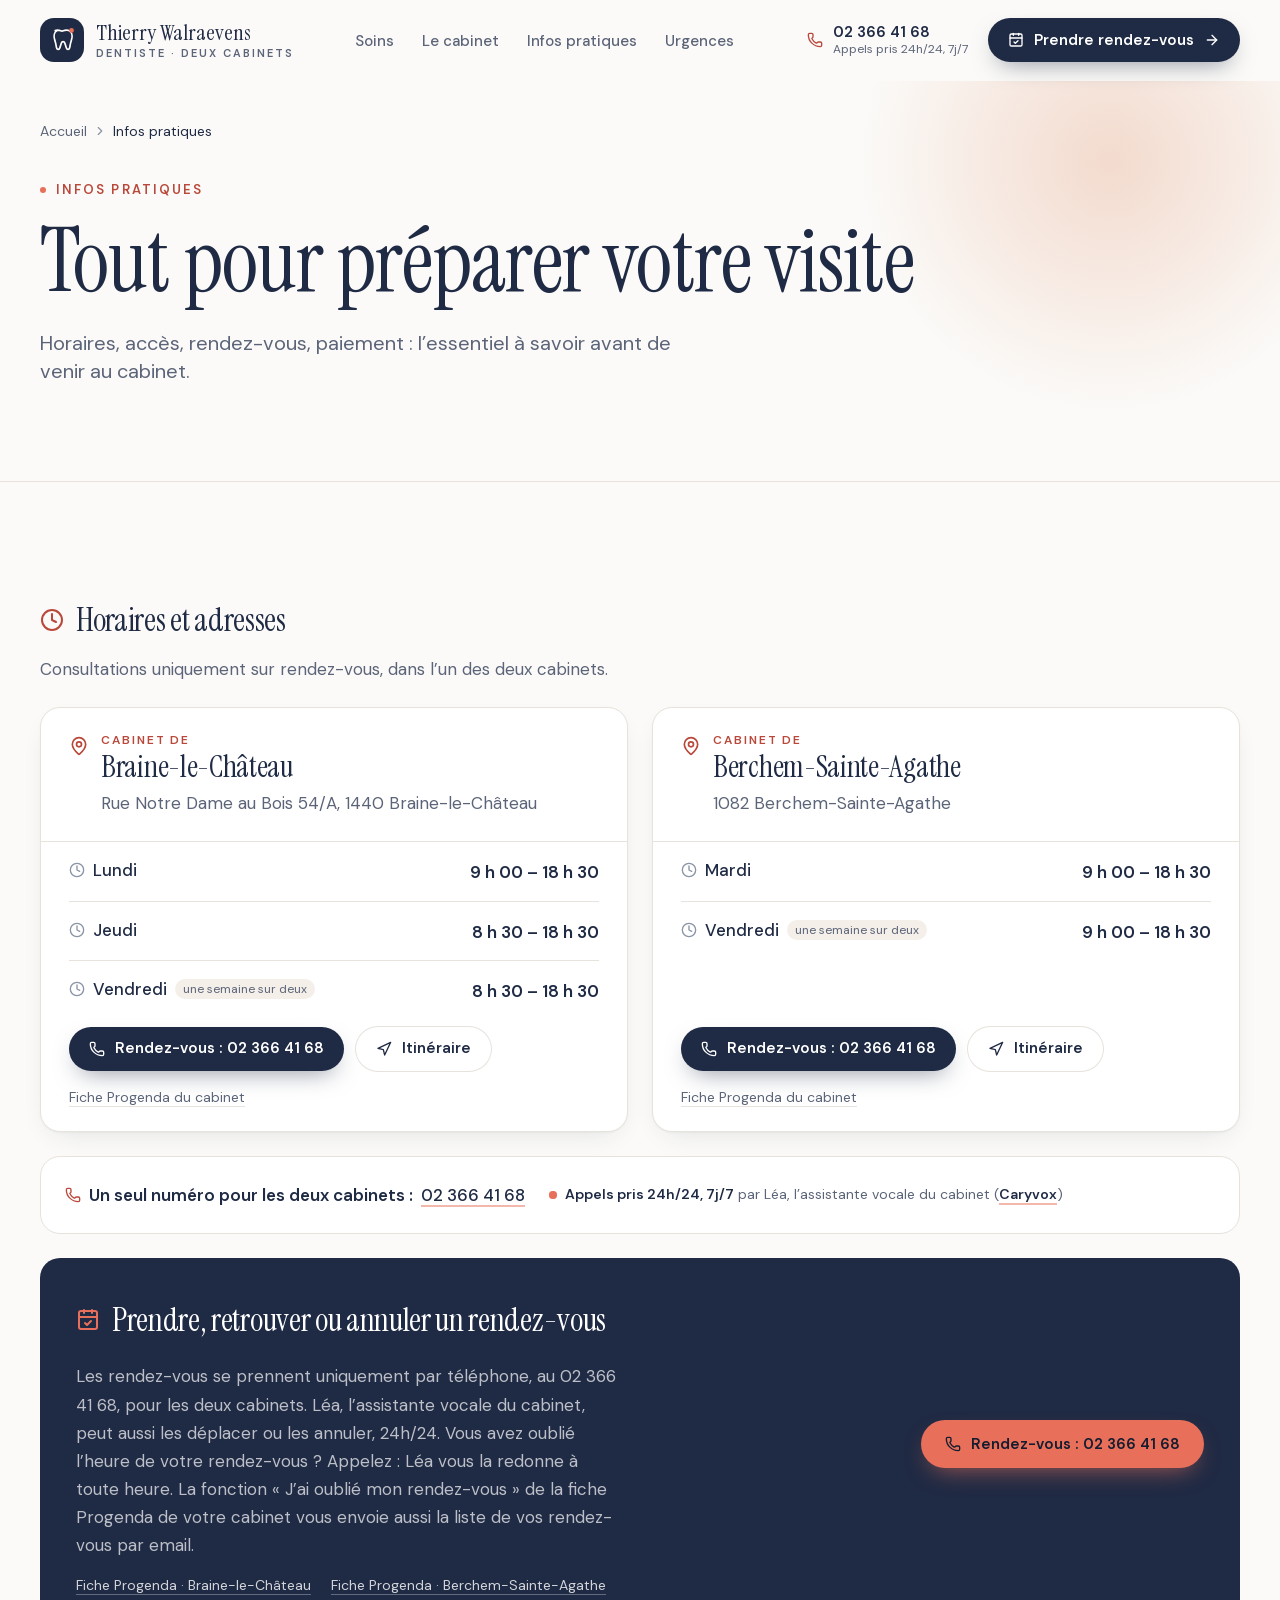
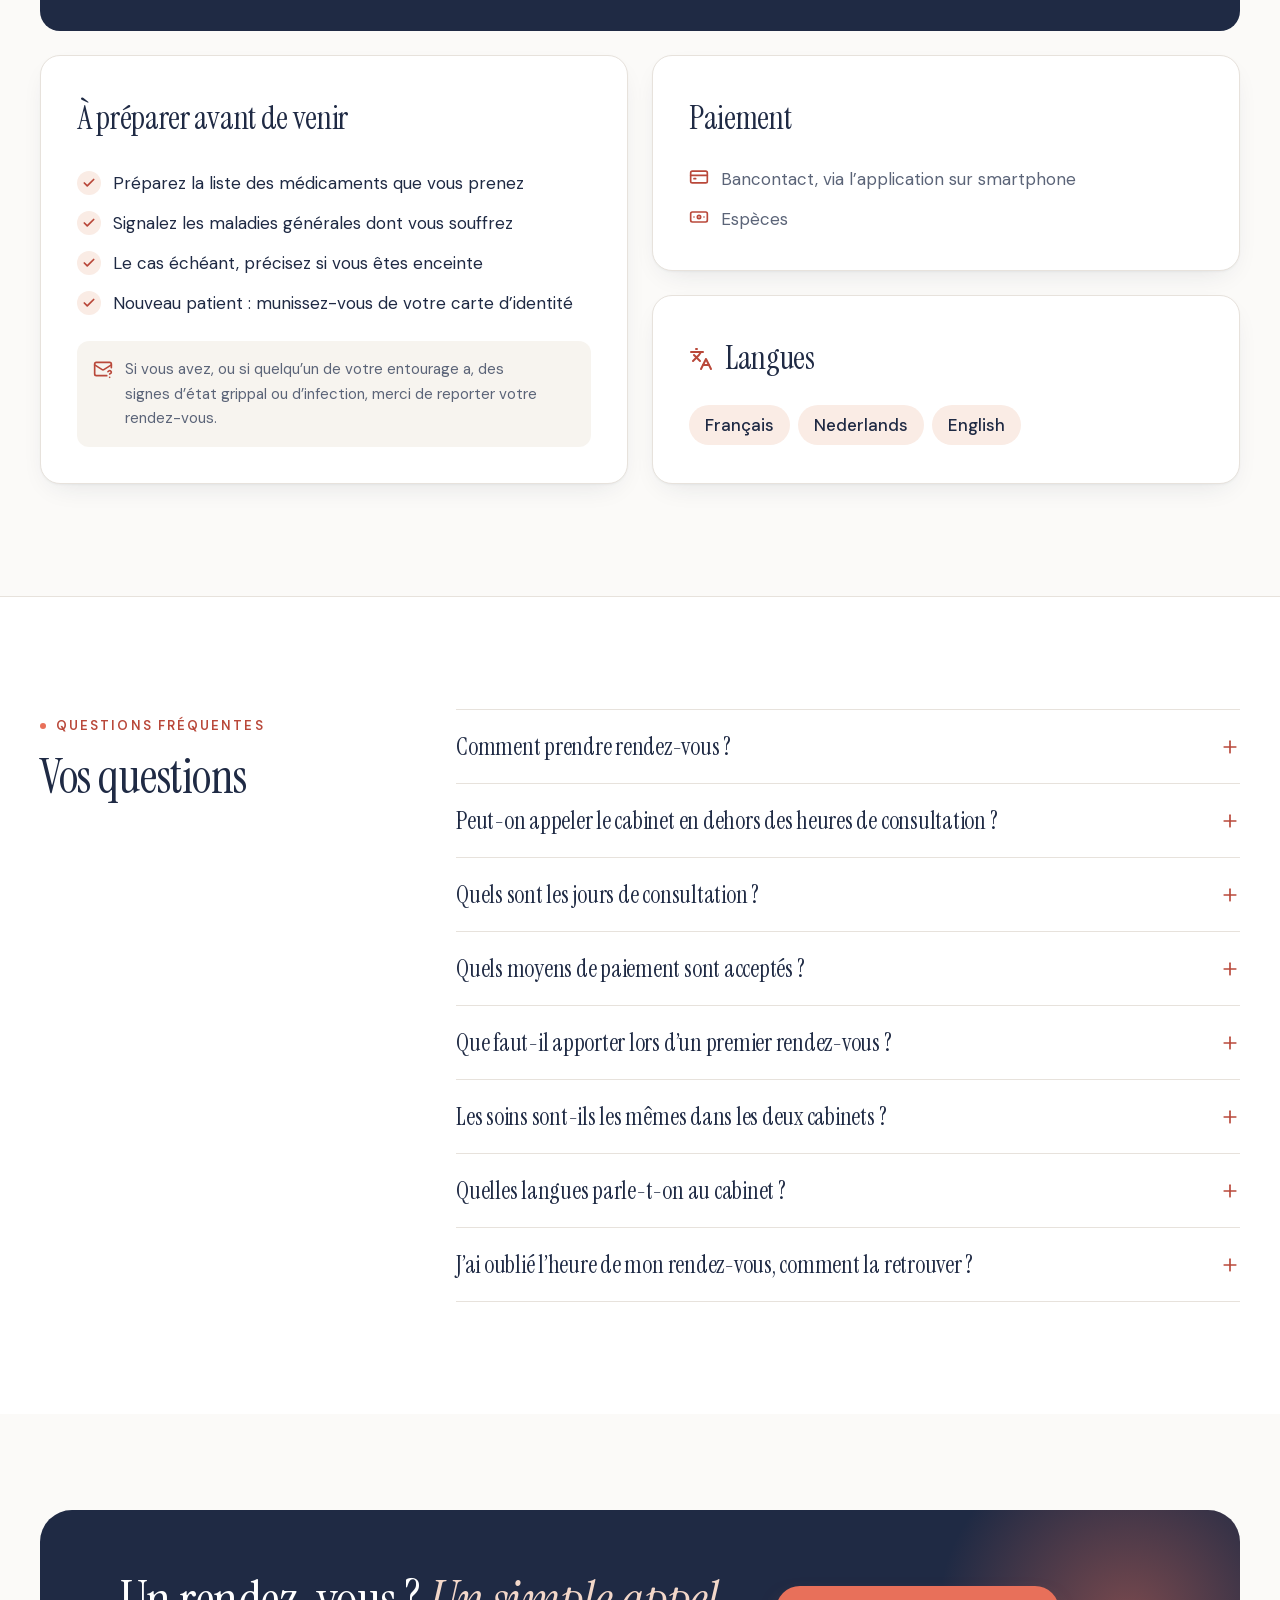
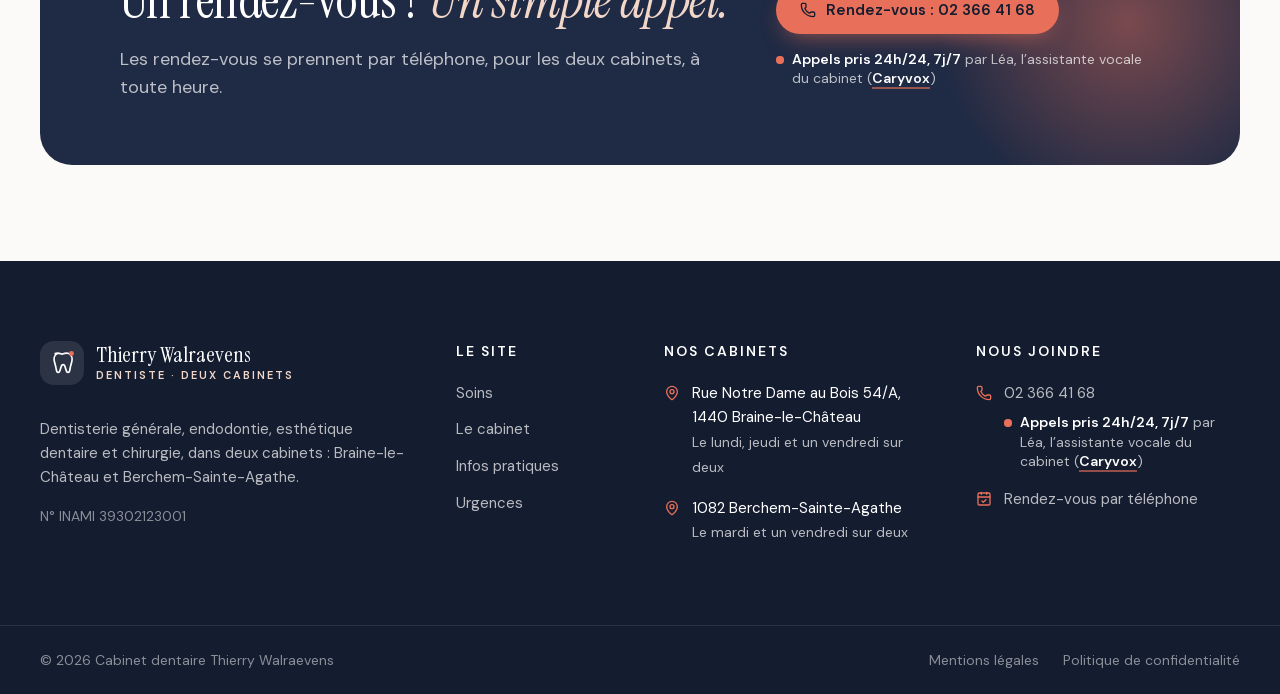
<file: infos-pratiques/index.html>
<!DOCTYPE html><!--TaF7ROwWzqs8KJDsYsOEN--><html lang="fr-BE" class="__variable_ae301a __variable_231f96"><head><meta charSet="utf-8"/><meta name="viewport" content="width=device-width, initial-scale=1"/><link rel="stylesheet" href="/_next/static/css/a73aea4ac5dca2e2.css" data-precedence="next"/><link rel="preload" as="script" fetchPriority="low" href="/_next/static/chunks/webpack-25f38204bc679592.js"/><script src="/_next/static/chunks/4bd1b696-c023c6e3521b1417.js" async=""></script><script src="/_next/static/chunks/255-566af14aff71e752.js" async=""></script><script src="/_next/static/chunks/main-app-78d97796293f4056.js" async=""></script><script src="/_next/static/chunks/690-0809685d439d04f0.js" async=""></script><script src="/_next/static/chunks/app/layout-f9aadb8992a78633.js" async=""></script><script src="/_next/static/chunks/app/infos-pratiques/page-15a07714ae0264d1.js" async=""></script><meta name="theme-color" content="#fbfaf8"/><meta name="color-scheme" content="light"/><title>Horaires, accès et infos pratiques | Dt. Thierry Walraevens</title><meta name="description" content="Horaires et adresses des cabinets de Braine-le-Château et Berchem-Sainte-Agathe, prise de rendez-vous par téléphone, moyens de paiement et documents à préparer avant votre visite chez le Dt. Thierry Walraevens."/><meta name="application-name" content="Cabinet dentaire Thierry Walraevens"/><meta name="robots" content="index, follow"/><link rel="canonical" href="https://dentiste-walraevens.be/infos-pratiques/"/><meta name="format-detection" content="telephone=no"/><meta property="og:title" content="Horaires, accès et infos pratiques | Dt. Thierry Walraevens"/><meta property="og:description" content="Horaires et adresses des cabinets de Braine-le-Château et Berchem-Sainte-Agathe, prise de rendez-vous par téléphone, moyens de paiement et documents à préparer avant votre visite chez le Dt. Thierry Walraevens."/><meta property="og:url" content="https://dentiste-walraevens.be/infos-pratiques/"/><meta property="og:site_name" content="Cabinet dentaire Thierry Walraevens"/><meta property="og:locale" content="fr_BE"/><meta property="og:type" content="website"/><meta name="twitter:card" content="summary_large_image"/><meta name="twitter:title" content="Horaires, accès et infos pratiques | Dt. Thierry Walraevens"/><meta name="twitter:description" content="Horaires et adresses des cabinets de Braine-le-Château et Berchem-Sainte-Agathe, prise de rendez-vous par téléphone, moyens de paiement et documents à préparer avant votre visite chez le Dt. Thierry Walraevens."/><link rel="icon" href="/icon.svg?d20a1e23008a509c" type="image/svg+xml" sizes="any"/><script src="/_next/static/chunks/polyfills-42372ed130431b0a.js" noModule=""></script></head><body><div hidden=""><!--$--><!--/$--></div><script type="application/ld+json">{"@context":"https://schema.org","@graph":[{"@type":"Person","@id":"https://dentiste-walraevens.be/#praticien","name":"Thierry Walraevens","jobTitle":"Dentiste","identifier":{"@type":"PropertyValue","propertyID":"INAMI","value":"39302123001"},"knowsLanguage":["Français","Nederlands","English"]},{"@type":"Dentist","@id":"https://dentiste-walraevens.be/#braine-le-chateau","name":"Cabinet dentaire Thierry Walraevens · Braine-le-Château","description":"Dentisterie générale, endodontie, esthétique dentaire et chirurgie, dans deux cabinets : Braine-le-Château et Berchem-Sainte-Agathe.","url":"https://dentiste-walraevens.be/","image":"https://dentiste-walraevens.be/opengraph-image.png","telephone":"+32 2 366 41 68","address":{"@type":"PostalAddress","streetAddress":"Rue Notre Dame au Bois 54/A","postalCode":"1440","addressLocality":"Braine-le-Château","addressCountry":"BE"},"openingHoursSpecification":[{"@type":"OpeningHoursSpecification","dayOfWeek":"https://schema.org/Monday","opens":"09:00","closes":"18:30"},{"@type":"OpeningHoursSpecification","dayOfWeek":"https://schema.org/Thursday","opens":"08:30","closes":"18:30"},{"@type":"OpeningHoursSpecification","dayOfWeek":"https://schema.org/Friday","opens":"08:30","closes":"18:30","description":"une semaine sur deux"}],"knowsLanguage":["Français","Nederlands","English"],"availableService":[{"@type":"MedicalProcedure","name":"Dentisterie générale"},{"@type":"MedicalProcedure","name":"Endodontie"},{"@type":"MedicalProcedure","name":"Esthétique dentaire"},{"@type":"MedicalProcedure","name":"Chirurgie"}],"medicalSpecialty":["Dentistry","Endodontic"],"paymentAccepted":"Bancontact, Cash","currenciesAccepted":"EUR","sameAs":["https://progenda.be/calendars/walraevens-thierry-dentiste-braine-le-chateau?locale=fr"],"employee":{"@id":"https://dentiste-walraevens.be/#praticien"}},{"@type":"Dentist","@id":"https://dentiste-walraevens.be/#berchem-sainte-agathe","name":"Cabinet dentaire Thierry Walraevens · Berchem-Sainte-Agathe","description":"Dentisterie générale, endodontie, esthétique dentaire et chirurgie, dans deux cabinets : Braine-le-Château et Berchem-Sainte-Agathe.","url":"https://dentiste-walraevens.be/","image":"https://dentiste-walraevens.be/opengraph-image.png","telephone":"+32 2 366 41 68","address":{"@type":"PostalAddress","postalCode":"1082","addressLocality":"Berchem-Sainte-Agathe","addressCountry":"BE"},"openingHoursSpecification":[{"@type":"OpeningHoursSpecification","dayOfWeek":"https://schema.org/Tuesday","opens":"09:00","closes":"18:30"},{"@type":"OpeningHoursSpecification","dayOfWeek":"https://schema.org/Friday","opens":"09:00","closes":"18:30","description":"une semaine sur deux"}],"knowsLanguage":["Français","Nederlands","English"],"availableService":[{"@type":"MedicalProcedure","name":"Dentisterie générale"},{"@type":"MedicalProcedure","name":"Endodontie"},{"@type":"MedicalProcedure","name":"Esthétique dentaire"},{"@type":"MedicalProcedure","name":"Chirurgie"}],"medicalSpecialty":["Dentistry","Endodontic"],"paymentAccepted":"Bancontact, Cash","currenciesAccepted":"EUR","sameAs":["https://progenda.be/calendars/thierry-walraevens-dentiste-berchem-sainte-agathe?locale=fr"],"employee":{"@id":"https://dentiste-walraevens.be/#praticien"}}]}</script><header class="sticky top-0 z-40 transition-[background-color,border-color] duration-300 border-b border-transparent bg-papier"><a href="#contenu" class="sr-only z-50 rounded-full bg-encre px-4 py-2 text-white focus:not-sr-only focus:absolute focus:top-3 focus:left-3">Aller au contenu</a><div class="conteneur flex h-20 items-center justify-between gap-6"><a aria-label="Dentiste Thierry Walraevens, accueil" class="rounded-xl" href="/"><span class="flex items-center gap-3"><svg viewBox="0 0 44 44" aria-hidden="true" class="size-11 shrink-0"><rect width="44" height="44" rx="14" class="fill-encre"></rect><path d="M15.2 12.5c2.3-1 4.4-.2 6.8.6 2.4-.8 4.5-1.6 6.8-.6 3.2 1.4 3.9 5.4 2.7 9.2-.9 2.8-1.4 5.3-1.8 8-.3 2-2.7 2.3-3.3.3l-1.6-5.1c-.5-1.6-2.9-1.6-3.4 0l-1.6 5.1c-.6 2-3 1.7-3.3-.3-.4-2.7-.9-5.2-1.8-8-1.2-3.8-.5-7.8 2.5-9.2Z" fill="none" stroke-width="1.7" stroke-linejoin="round" class="stroke-white"></path><circle cx="31.5" cy="12.5" r="2.4" class="fill-corail"></circle></svg><span class="flex flex-col leading-none"><span class="font-serif text-[1.375rem] text-encre">Thierry Walraevens</span><span class="mt-1 text-[0.6875rem] font-semibold tracking-[0.18em] uppercase text-gris">Dentiste<span class="hidden sm:inline"> · deux cabinets</span></span></span></span></a><nav aria-label="Navigation principale" class="hidden lg:block"><ul class="flex items-center gap-1"><li><a class="relative rounded-full px-3 py-2 text-[0.9375rem] font-medium whitespace-nowrap text-gris transition-colors hover:text-encre aria-[current=page]:text-encre" href="/soins/">Soins</a></li><li><a class="relative rounded-full px-3 py-2 text-[0.9375rem] font-medium whitespace-nowrap text-gris transition-colors hover:text-encre aria-[current=page]:text-encre" href="/le-cabinet/">Le cabinet</a></li><li><a aria-current="page" class="relative rounded-full px-3 py-2 text-[0.9375rem] font-medium whitespace-nowrap text-gris transition-colors hover:text-encre aria-[current=page]:text-encre" href="/infos-pratiques/">Infos pratiques<span aria-hidden="true" class="absolute inset-x-3 -bottom-0.5 h-0.5 rounded-full bg-corail"></span></a></li><li><a class="relative rounded-full px-3 py-2 text-[0.9375rem] font-medium whitespace-nowrap text-gris transition-colors hover:text-encre aria-[current=page]:text-encre" href="/urgences/">Urgences</a></li></ul></nav><div class="hidden items-center gap-2 lg:flex"><a href="tel:+3223664168" class="flex min-h-11 items-center gap-2.5 rounded-full px-3 text-encre transition-colors hover:text-corail-fonce"><svg xmlns="http://www.w3.org/2000/svg" width="24" height="24" viewBox="0 0 24 24" fill="none" stroke="currentColor" stroke-width="2" stroke-linecap="round" stroke-linejoin="round" class="lucide lucide-phone size-4 text-corail-fonce" aria-hidden="true"><path d="M13.832 16.568a1 1 0 0 0 1.213-.303l.355-.465A2 2 0 0 1 17 15h3a2 2 0 0 1 2 2v3a2 2 0 0 1-2 2A18 18 0 0 1 2 4a2 2 0 0 1 2-2h3a2 2 0 0 1 2 2v3a2 2 0 0 1-.8 1.6l-.468.351a1 1 0 0 0-.292 1.233 14 14 0 0 0 6.392 6.384"></path></svg><span class="flex flex-col leading-tight"><span class="text-[0.9375rem] font-semibold">02 366 41 68</span><span class="text-xs whitespace-nowrap text-gris">Appels pris 24h/24, 7j/7</span></span></a><a class="group inline-flex min-h-12 cursor-pointer items-center justify-center gap-2.5 whitespace-nowrap rounded-full px-6 py-3 text-[0.9375rem] font-semibold leading-none transition-[background-color,color,box-shadow,transform] duration-200 ease-doux active:translate-y-px bg-encre text-white hover:bg-encre-douce shadow-[0_10px_24px_-10px_rgb(31_42_68/0.55)] !min-h-11 !px-5" href="/rendez-vous/"><svg xmlns="http://www.w3.org/2000/svg" width="24" height="24" viewBox="0 0 24 24" fill="none" stroke="currentColor" stroke-width="2" stroke-linecap="round" stroke-linejoin="round" class="lucide lucide-calendar-check size-4" aria-hidden="true"><path d="M8 2v3"></path><path d="M16 2v3"></path><rect x="3" y="3" width="18" height="18" rx="2"></rect><path d="M3 9h18"></path><path d="m9 15 2 2 4-4"></path></svg>Prendre rendez-vous<svg xmlns="http://www.w3.org/2000/svg" width="24" height="24" viewBox="0 0 24 24" fill="none" stroke="currentColor" stroke-width="2" stroke-linecap="round" stroke-linejoin="round" class="lucide lucide-arrow-right size-4 transition-transform duration-200 group-hover:translate-x-1" aria-hidden="true"><path d="M5 12h14"></path><path d="m12 5 7 7-7 7"></path></svg></a></div><button type="button" aria-expanded="false" aria-controls="menu-mobile" class="-mr-2 flex size-12 cursor-pointer items-center justify-center rounded-full text-encre transition-colors hover:bg-lin lg:hidden"><span class="sr-only">Ouvrir le menu</span><svg xmlns="http://www.w3.org/2000/svg" width="24" height="24" viewBox="0 0 24 24" fill="none" stroke="currentColor" stroke-width="2" stroke-linecap="round" stroke-linejoin="round" class="lucide lucide-menu size-6" aria-hidden="true"><path d="M4 5h16"></path><path d="M4 12h16"></path><path d="M4 19h16"></path></svg></button></div><div id="menu-mobile" hidden="" class="h-[calc(100dvh-5rem)] overflow-y-auto border-t border-filet bg-papier lg:hidden"><nav aria-label="Navigation mobile" class="conteneur flex flex-col py-6"><ul class="divide-y divide-filet"><li><a class="flex min-h-14 items-center font-serif text-[1.75rem] text-encre aria-[current=page]:text-corail-fonce" href="/">Accueil</a></li><li><a class="flex min-h-14 items-center font-serif text-[1.75rem] text-encre aria-[current=page]:text-corail-fonce" href="/soins/">Soins</a></li><li><a class="flex min-h-14 items-center font-serif text-[1.75rem] text-encre aria-[current=page]:text-corail-fonce" href="/le-cabinet/">Le cabinet</a></li><li><a aria-current="page" class="flex min-h-14 items-center font-serif text-[1.75rem] text-encre aria-[current=page]:text-corail-fonce" href="/infos-pratiques/">Infos pratiques</a></li><li><a class="flex min-h-14 items-center font-serif text-[1.75rem] text-encre aria-[current=page]:text-corail-fonce" href="/urgences/">Urgences</a></li></ul><div class="mt-8 grid gap-3"><a class="group inline-flex min-h-12 cursor-pointer items-center justify-center gap-2.5 whitespace-nowrap rounded-full px-6 py-3 text-[0.9375rem] font-semibold leading-none transition-[background-color,color,box-shadow,transform] duration-200 ease-doux active:translate-y-px bg-corail text-encre-profond hover:bg-[#ef8672] shadow-[0_10px_24px_-10px_rgb(232_112_90/0.7)] " href="/rendez-vous/"><svg xmlns="http://www.w3.org/2000/svg" width="24" height="24" viewBox="0 0 24 24" fill="none" stroke="currentColor" stroke-width="2" stroke-linecap="round" stroke-linejoin="round" class="lucide lucide-calendar-check size-4" aria-hidden="true"><path d="M8 2v3"></path><path d="M16 2v3"></path><rect x="3" y="3" width="18" height="18" rx="2"></rect><path d="M3 9h18"></path><path d="m9 15 2 2 4-4"></path></svg>Prendre rendez-vous<svg xmlns="http://www.w3.org/2000/svg" width="24" height="24" viewBox="0 0 24 24" fill="none" stroke="currentColor" stroke-width="2" stroke-linecap="round" stroke-linejoin="round" class="lucide lucide-arrow-right size-4 transition-transform duration-200 group-hover:translate-x-1" aria-hidden="true"><path d="M5 12h14"></path><path d="m12 5 7 7-7 7"></path></svg></a><a href="tel:+3223664168" class="group inline-flex min-h-12 cursor-pointer items-center justify-center gap-2.5 whitespace-nowrap rounded-full px-6 py-3 text-[0.9375rem] font-semibold leading-none transition-[background-color,color,box-shadow,transform] duration-200 ease-doux active:translate-y-px bg-white text-encre ring-1 ring-filet hover:ring-encre/30 "><svg xmlns="http://www.w3.org/2000/svg" width="24" height="24" viewBox="0 0 24 24" fill="none" stroke="currentColor" stroke-width="2" stroke-linecap="round" stroke-linejoin="round" class="lucide lucide-phone size-4" aria-hidden="true"><path d="M13.832 16.568a1 1 0 0 0 1.213-.303l.355-.465A2 2 0 0 1 17 15h3a2 2 0 0 1 2 2v3a2 2 0 0 1-2 2A18 18 0 0 1 2 4a2 2 0 0 1 2-2h3a2 2 0 0 1 2 2v3a2 2 0 0 1-.8 1.6l-.468.351a1 1 0 0 0-.292 1.233 14 14 0 0 0 6.392 6.384"></path></svg>02 366 41 68</a><p class="flex items-start gap-2 text-sm leading-snug text-gris mt-1 justify-center text-center"><span aria-hidden="true" class="relative mt-1.5 flex size-2 shrink-0"><span class="absolute inline-flex h-full w-full rounded-full bg-corail/60 motion-safe:animate-ping"></span><span class="relative inline-flex size-2 rounded-full bg-corail"></span></span><span><strong class="font-semibold text-encre">Appels pris 24h/24, 7j/7</strong> par<!-- --> <!-- -->Léa, l’assistante vocale du cabinet<!-- --> (<a href="https://caryvox.ai" target="_blank" rel="noopener" class="font-semibold underline decoration-2 underline-offset-4 text-encre decoration-corail/50 hover:decoration-corail">Caryvox<span class="sr-only"> (nouvel onglet)</span></a>)</span></p></div></nav></div></header><main id="contenu" tabindex="-1" class="outline-none"><script type="application/ld+json">{"@context":"https://schema.org","@type":"FAQPage","mainEntity":[{"@type":"Question","name":"Comment prendre rendez-vous ?","acceptedAnswer":{"@type":"Answer","text":"Les rendez-vous se prennent uniquement par téléphone, au 02 366 41 68, pour les deux cabinets. Les appels sont pris 24h/24 et 7j/7 par Léa, l’assistante vocale du cabinet."}},{"@type":"Question","name":"Peut-on appeler le cabinet en dehors des heures de consultation ?","acceptedAnswer":{"@type":"Answer","text":"Oui. Les appels sont pris 24h/24 et 7j/7 par Léa, l’assistante vocale du cabinet. Elle répond à vos questions pratiques, peut prendre, déplacer ou annuler votre rendez-vous, et transmet au cabinet les situations urgentes."}},{"@type":"Question","name":"Quels sont les jours de consultation ?","acceptedAnswer":{"@type":"Answer","text":"À Braine-le-Château : le lundi de 9 h à 18 h 30, le jeudi de 8 h 30 à 18 h 30 et un vendredi sur deux de 8 h 30 à 18 h 30. À Berchem-Sainte-Agathe : le mardi de 9 h à 18 h 30 et un vendredi sur deux de 9 h à 18 h 30."}},{"@type":"Question","name":"Quels moyens de paiement sont acceptés ?","acceptedAnswer":{"@type":"Answer","text":"Le paiement se fait par Bancontact, via l’application sur smartphone, ou en espèces."}},{"@type":"Question","name":"Que faut-il apporter lors d’un premier rendez-vous ?","acceptedAnswer":{"@type":"Answer","text":"Votre carte d’identité, la liste des médicaments que vous prenez, et les informations sur vos éventuelles maladies générales ou une grossesse."}},{"@type":"Question","name":"Les soins sont-ils les mêmes dans les deux cabinets ?","acceptedAnswer":{"@type":"Answer","text":"Oui. Les mêmes soins sont proposés à Braine-le-Château et à Berchem-Sainte-Agathe, et un seul numéro permet de joindre les deux : le 02 366 41 68."}},{"@type":"Question","name":"Quelles langues parle-t-on au cabinet ?","acceptedAnswer":{"@type":"Answer","text":"Les consultations se déroulent en français, en néerlandais ou en anglais."}},{"@type":"Question","name":"J’ai oublié l’heure de mon rendez-vous, comment la retrouver ?","acceptedAnswer":{"@type":"Answer","text":"Appelez simplement le 02 366 41 68 : Léa, l’assistante vocale du cabinet, vous redonne la date et l’heure de votre rendez-vous, à toute heure. Elle peut aussi le déplacer ou l’annuler si besoin. Vous pouvez également utiliser la fonction « J’ai oublié mon rendez-vous » sur la fiche Progenda du cabinet, qui vous envoie la liste de vos rendez-vous par email."}}]}</script><section class="relative isolate overflow-hidden border-b border-filet"><div aria-hidden="true" class="absolute -top-48 right-[-8%] -z-10 size-[34rem] rounded-full bg-[radial-gradient(circle,rgb(242_215_201/0.9),transparent_65%)]"></div><div class="conteneur pt-8 pb-16 sm:pt-10 sm:pb-24"><script type="application/ld+json">{"@context":"https://schema.org","@type":"BreadcrumbList","itemListElement":[{"@type":"ListItem","position":1,"name":"Accueil","item":"https://dentiste-walraevens.be/"},{"@type":"ListItem","position":2,"name":"Infos pratiques","item":"https://dentiste-walraevens.be/infos-pratiques/"}]}</script><nav aria-label="Fil d’Ariane" class="mb-8"><ol class="flex flex-wrap items-center gap-1.5 text-sm text-gris"><li class="flex items-center gap-1.5"><a class="transition-colors hover:text-corail-fonce" href="/">Accueil</a></li><li class="flex items-center gap-1.5"><svg xmlns="http://www.w3.org/2000/svg" width="24" height="24" viewBox="0 0 24 24" fill="none" stroke="currentColor" stroke-width="2" stroke-linecap="round" stroke-linejoin="round" class="lucide lucide-chevron-right size-3.5 text-brume" aria-hidden="true"><path d="m9 18 6-6-6-6"></path></svg><span aria-current="page" class="text-encre">Infos pratiques</span></li></ol></nav><p class="surtitre">Infos pratiques</p><h1 class="mt-4 max-w-4xl text-[3rem] leading-[1] sm:text-7xl lg:text-[5.5rem]">Tout pour préparer votre visite</h1><p class="mt-6 max-w-2xl text-lg text-gris sm:text-xl">Horaires, accès, rendez-vous, paiement : l’essentiel à savoir avant de venir au cabinet.</p></div></section><div class="conteneur grid gap-6 py-20 sm:py-28 lg:grid-cols-2"><section aria-labelledby="titre-cabinets" class="lg:col-span-2"><h2 id="titre-cabinets" class="flex items-center gap-3 text-[2rem]"><svg xmlns="http://www.w3.org/2000/svg" width="24" height="24" viewBox="0 0 24 24" fill="none" stroke="currentColor" stroke-width="2" stroke-linecap="round" stroke-linejoin="round" class="lucide lucide-clock size-6 text-corail-fonce" aria-hidden="true"><circle cx="12" cy="12" r="10"></circle><path d="M12 6v6l4 2"></path></svg> Horaires et adresses</h2><p class="mt-2 text-gris">Consultations uniquement sur rendez-vous, dans l’un des deux cabinets.</p><div class="mt-6 grid gap-6 lg:grid-cols-2"><div id="braine-le-chateau" class="flex scroll-mt-28 flex-col overflow-hidden rounded-[var(--radius-carte)] border border-filet bg-white shadow-doux"><div class="flex items-start gap-3 border-b px-7 py-6 border-filet"><svg xmlns="http://www.w3.org/2000/svg" width="24" height="24" viewBox="0 0 24 24" fill="none" stroke="currentColor" stroke-width="2" stroke-linecap="round" stroke-linejoin="round" class="lucide lucide-map-pin mt-1 size-5 shrink-0 text-corail-fonce" aria-hidden="true"><path d="M20 10c0 4.993-5.539 10.193-7.399 11.799a1 1 0 0 1-1.202 0C9.539 20.193 4 14.993 4 10a8 8 0 0 1 16 0"></path><circle cx="12" cy="10" r="3"></circle></svg><div><p class="text-xs font-semibold tracking-[0.16em] uppercase text-corail-fonce">Cabinet de</p><h3 class="text-[1.875rem] leading-tight ">Braine-le-Château</h3><p class="mt-1 text-gris">Rue Notre Dame au Bois 54/A, 1440 Braine-le-Château</p></div></div><dl class="flex-1 divide-y px-7 divide-filet"><div class="flex items-baseline justify-between gap-4 py-3.5"><dt class="flex items-center gap-2"><svg xmlns="http://www.w3.org/2000/svg" width="24" height="24" viewBox="0 0 24 24" fill="none" stroke="currentColor" stroke-width="2" stroke-linecap="round" stroke-linejoin="round" class="lucide lucide-clock size-4 text-brume" aria-hidden="true"><circle cx="12" cy="12" r="10"></circle><path d="M12 6v6l4 2"></path></svg><span class="font-medium">Lundi</span></dt><dd class="font-semibold whitespace-nowrap tabular-nums">9 h 00 – 18 h 30</dd></div><div class="flex items-baseline justify-between gap-4 py-3.5"><dt class="flex items-center gap-2"><svg xmlns="http://www.w3.org/2000/svg" width="24" height="24" viewBox="0 0 24 24" fill="none" stroke="currentColor" stroke-width="2" stroke-linecap="round" stroke-linejoin="round" class="lucide lucide-clock size-4 text-brume" aria-hidden="true"><circle cx="12" cy="12" r="10"></circle><path d="M12 6v6l4 2"></path></svg><span class="font-medium">Jeudi</span></dt><dd class="font-semibold whitespace-nowrap tabular-nums">8 h 30 – 18 h 30</dd></div><div class="flex items-baseline justify-between gap-4 py-3.5"><dt class="flex items-center gap-2"><svg xmlns="http://www.w3.org/2000/svg" width="24" height="24" viewBox="0 0 24 24" fill="none" stroke="currentColor" stroke-width="2" stroke-linecap="round" stroke-linejoin="round" class="lucide lucide-clock size-4 text-brume" aria-hidden="true"><circle cx="12" cy="12" r="10"></circle><path d="M12 6v6l4 2"></path></svg><span class="font-medium">Vendredi</span><span class="rounded-full px-2 py-0.5 text-xs bg-lin text-gris">une semaine sur deux</span></dt><dd class="font-semibold whitespace-nowrap tabular-nums">8 h 30 – 18 h 30</dd></div></dl><div class="flex flex-col gap-3 px-7 pt-2 pb-7 sm:flex-row"><a href="tel:+3223664168" class="group inline-flex min-h-12 cursor-pointer items-center justify-center gap-2.5 whitespace-nowrap rounded-full px-6 py-3 text-[0.9375rem] font-semibold leading-none transition-[background-color,color,box-shadow,transform] duration-200 ease-doux active:translate-y-px bg-encre text-white hover:bg-encre-douce shadow-[0_10px_24px_-10px_rgb(31_42_68/0.55)] !min-h-11 !px-5"><svg xmlns="http://www.w3.org/2000/svg" width="24" height="24" viewBox="0 0 24 24" fill="none" stroke="currentColor" stroke-width="2" stroke-linecap="round" stroke-linejoin="round" class="lucide lucide-phone size-4" aria-hidden="true"><path d="M13.832 16.568a1 1 0 0 0 1.213-.303l.355-.465A2 2 0 0 1 17 15h3a2 2 0 0 1 2 2v3a2 2 0 0 1-2 2A18 18 0 0 1 2 4a2 2 0 0 1 2-2h3a2 2 0 0 1 2 2v3a2 2 0 0 1-.8 1.6l-.468.351a1 1 0 0 0-.292 1.233 14 14 0 0 0 6.392 6.384"></path></svg>Rendez-vous : <!-- -->02 366 41 68</a><a href="https://www.google.com/maps/search/?api=1&amp;query=Dentiste%20Thierry%20Walraevens%20Rue%20Notre%20Dame%20au%20Bois%2054%2FA%2C%201440%20Braine-le-Ch%C3%A2teau" class="group inline-flex min-h-12 cursor-pointer items-center justify-center gap-2.5 whitespace-nowrap rounded-full px-6 py-3 text-[0.9375rem] font-semibold leading-none transition-[background-color,color,box-shadow,transform] duration-200 ease-doux active:translate-y-px bg-white text-encre ring-1 ring-filet hover:ring-encre/30 !min-h-11 !px-5" target="_blank" rel="noopener"><svg xmlns="http://www.w3.org/2000/svg" width="24" height="24" viewBox="0 0 24 24" fill="none" stroke="currentColor" stroke-width="2" stroke-linecap="round" stroke-linejoin="round" class="lucide lucide-navigation size-4" aria-hidden="true"><polygon points="3 11 22 2 13 21 11 13 3 11"></polygon></svg> Itinéraire<span class="sr-only"> (nouvel onglet)</span></a></div><a href="https://progenda.be/calendars/walraevens-thierry-dentiste-braine-le-chateau?locale=fr" target="_blank" rel="noopener" class="-mt-3 mb-6 px-7 text-sm underline underline-offset-4 text-gris decoration-filet hover:text-encre">Fiche Progenda du cabinet<span class="sr-only"> (nouvel onglet)</span></a></div><div id="berchem-sainte-agathe" class="flex scroll-mt-28 flex-col overflow-hidden rounded-[var(--radius-carte)] border border-filet bg-white shadow-doux"><div class="flex items-start gap-3 border-b px-7 py-6 border-filet"><svg xmlns="http://www.w3.org/2000/svg" width="24" height="24" viewBox="0 0 24 24" fill="none" stroke="currentColor" stroke-width="2" stroke-linecap="round" stroke-linejoin="round" class="lucide lucide-map-pin mt-1 size-5 shrink-0 text-corail-fonce" aria-hidden="true"><path d="M20 10c0 4.993-5.539 10.193-7.399 11.799a1 1 0 0 1-1.202 0C9.539 20.193 4 14.993 4 10a8 8 0 0 1 16 0"></path><circle cx="12" cy="10" r="3"></circle></svg><div><p class="text-xs font-semibold tracking-[0.16em] uppercase text-corail-fonce">Cabinet de</p><h3 class="text-[1.875rem] leading-tight ">Berchem-Sainte-Agathe</h3><p class="mt-1 text-gris">1082 Berchem-Sainte-Agathe</p></div></div><dl class="flex-1 divide-y px-7 divide-filet"><div class="flex items-baseline justify-between gap-4 py-3.5"><dt class="flex items-center gap-2"><svg xmlns="http://www.w3.org/2000/svg" width="24" height="24" viewBox="0 0 24 24" fill="none" stroke="currentColor" stroke-width="2" stroke-linecap="round" stroke-linejoin="round" class="lucide lucide-clock size-4 text-brume" aria-hidden="true"><circle cx="12" cy="12" r="10"></circle><path d="M12 6v6l4 2"></path></svg><span class="font-medium">Mardi</span></dt><dd class="font-semibold whitespace-nowrap tabular-nums">9 h 00 – 18 h 30</dd></div><div class="flex items-baseline justify-between gap-4 py-3.5"><dt class="flex items-center gap-2"><svg xmlns="http://www.w3.org/2000/svg" width="24" height="24" viewBox="0 0 24 24" fill="none" stroke="currentColor" stroke-width="2" stroke-linecap="round" stroke-linejoin="round" class="lucide lucide-clock size-4 text-brume" aria-hidden="true"><circle cx="12" cy="12" r="10"></circle><path d="M12 6v6l4 2"></path></svg><span class="font-medium">Vendredi</span><span class="rounded-full px-2 py-0.5 text-xs bg-lin text-gris">une semaine sur deux</span></dt><dd class="font-semibold whitespace-nowrap tabular-nums">9 h 00 – 18 h 30</dd></div></dl><div class="flex flex-col gap-3 px-7 pt-2 pb-7 sm:flex-row"><a href="tel:+3223664168" class="group inline-flex min-h-12 cursor-pointer items-center justify-center gap-2.5 whitespace-nowrap rounded-full px-6 py-3 text-[0.9375rem] font-semibold leading-none transition-[background-color,color,box-shadow,transform] duration-200 ease-doux active:translate-y-px bg-encre text-white hover:bg-encre-douce shadow-[0_10px_24px_-10px_rgb(31_42_68/0.55)] !min-h-11 !px-5"><svg xmlns="http://www.w3.org/2000/svg" width="24" height="24" viewBox="0 0 24 24" fill="none" stroke="currentColor" stroke-width="2" stroke-linecap="round" stroke-linejoin="round" class="lucide lucide-phone size-4" aria-hidden="true"><path d="M13.832 16.568a1 1 0 0 0 1.213-.303l.355-.465A2 2 0 0 1 17 15h3a2 2 0 0 1 2 2v3a2 2 0 0 1-2 2A18 18 0 0 1 2 4a2 2 0 0 1 2-2h3a2 2 0 0 1 2 2v3a2 2 0 0 1-.8 1.6l-.468.351a1 1 0 0 0-.292 1.233 14 14 0 0 0 6.392 6.384"></path></svg>Rendez-vous : <!-- -->02 366 41 68</a><a href="https://www.google.com/maps/search/?api=1&amp;query=Dentiste%20Thierry%20Walraevens%201082%20Berchem-Sainte-Agathe" class="group inline-flex min-h-12 cursor-pointer items-center justify-center gap-2.5 whitespace-nowrap rounded-full px-6 py-3 text-[0.9375rem] font-semibold leading-none transition-[background-color,color,box-shadow,transform] duration-200 ease-doux active:translate-y-px bg-white text-encre ring-1 ring-filet hover:ring-encre/30 !min-h-11 !px-5" target="_blank" rel="noopener"><svg xmlns="http://www.w3.org/2000/svg" width="24" height="24" viewBox="0 0 24 24" fill="none" stroke="currentColor" stroke-width="2" stroke-linecap="round" stroke-linejoin="round" class="lucide lucide-navigation size-4" aria-hidden="true"><polygon points="3 11 22 2 13 21 11 13 3 11"></polygon></svg> Itinéraire<span class="sr-only"> (nouvel onglet)</span></a></div><a href="https://progenda.be/calendars/thierry-walraevens-dentiste-berchem-sainte-agathe?locale=fr" target="_blank" rel="noopener" class="-mt-3 mb-6 px-7 text-sm underline underline-offset-4 text-gris decoration-filet hover:text-encre">Fiche Progenda du cabinet<span class="sr-only"> (nouvel onglet)</span></a></div></div><div class="mt-6 flex flex-col gap-2 rounded-[var(--radius-carte)] border border-filet bg-white p-6 sm:flex-row sm:items-center sm:gap-6"><p class="flex items-center gap-2 font-semibold"><svg xmlns="http://www.w3.org/2000/svg" width="24" height="24" viewBox="0 0 24 24" fill="none" stroke="currentColor" stroke-width="2" stroke-linecap="round" stroke-linejoin="round" class="lucide lucide-phone size-4 text-corail-fonce" aria-hidden="true"><path d="M13.832 16.568a1 1 0 0 0 1.213-.303l.355-.465A2 2 0 0 1 17 15h3a2 2 0 0 1 2 2v3a2 2 0 0 1-2 2A18 18 0 0 1 2 4a2 2 0 0 1 2-2h3a2 2 0 0 1 2 2v3a2 2 0 0 1-.8 1.6l-.468.351a1 1 0 0 0-.292 1.233 14 14 0 0 0 6.392 6.384"></path></svg> Un seul numéro pour les deux cabinets :<a href="tel:+3223664168" class="lien">02 366 41 68</a></p><p class="flex items-start gap-2 text-sm leading-snug text-gris "><span aria-hidden="true" class="relative mt-1.5 flex size-2 shrink-0"><span class="absolute inline-flex h-full w-full rounded-full bg-corail/60 motion-safe:animate-ping"></span><span class="relative inline-flex size-2 rounded-full bg-corail"></span></span><span><strong class="font-semibold text-encre">Appels pris 24h/24, 7j/7</strong> par<!-- --> <!-- -->Léa, l’assistante vocale du cabinet<!-- --> (<a href="https://caryvox.ai" target="_blank" rel="noopener" class="font-semibold underline decoration-2 underline-offset-4 text-encre decoration-corail/50 hover:decoration-corail">Caryvox<span class="sr-only"> (nouvel onglet)</span></a>)</span></p></div></section><section aria-labelledby="titre-rdv-pratique" class="rounded-[var(--radius-carte)] bg-encre p-7 text-white sm:p-9 lg:col-span-2"><div class="grid gap-8 lg:grid-cols-2 lg:items-center"><div><div class="flex items-center gap-3"><svg xmlns="http://www.w3.org/2000/svg" width="24" height="24" viewBox="0 0 24 24" fill="none" stroke="currentColor" stroke-width="2" stroke-linecap="round" stroke-linejoin="round" class="lucide lucide-calendar-check size-6 text-corail" aria-hidden="true"><path d="M8 2v3"></path><path d="M16 2v3"></path><rect x="3" y="3" width="18" height="18" rx="2"></rect><path d="M3 9h18"></path><path d="m9 15 2 2 4-4"></path></svg><h2 id="titre-rdv-pratique" class="text-[2rem] !text-white">Prendre, retrouver ou annuler un rendez-vous</h2></div><p class="mt-4 text-white/70">Les rendez-vous se prennent uniquement par téléphone, au <!-- -->02 366 41 68<!-- -->, pour les deux cabinets. Léa, l’assistante vocale du cabinet, peut aussi les déplacer ou les annuler, 24h/24. Vous avez oublié l’heure de votre rendez-vous ? Appelez : Léa vous la redonne à toute heure. La fonction « J’ai oublié mon rendez-vous » de la fiche Progenda de votre cabinet vous envoie aussi la liste de vos rendez-vous par email.</p><p class="mt-4 flex flex-wrap gap-x-5 gap-y-2 text-sm"><a href="https://progenda.be/calendars/walraevens-thierry-dentiste-braine-le-chateau?locale=fr" target="_blank" rel="noopener" class="text-white/80 underline decoration-white/30 underline-offset-4 hover:text-white">Fiche Progenda · <!-- -->Braine-le-Château<span class="sr-only"> (nouvel onglet)</span></a><a href="https://progenda.be/calendars/thierry-walraevens-dentiste-berchem-sainte-agathe?locale=fr" target="_blank" rel="noopener" class="text-white/80 underline decoration-white/30 underline-offset-4 hover:text-white">Fiche Progenda · <!-- -->Berchem-Sainte-Agathe<span class="sr-only"> (nouvel onglet)</span></a></p></div><div class="flex flex-col gap-3 sm:flex-row lg:justify-end"><a href="tel:+3223664168" class="group inline-flex min-h-12 cursor-pointer items-center justify-center gap-2.5 whitespace-nowrap rounded-full px-6 py-3 text-[0.9375rem] font-semibold leading-none transition-[background-color,color,box-shadow,transform] duration-200 ease-doux active:translate-y-px bg-corail text-encre-profond hover:bg-[#ef8672] shadow-[0_10px_24px_-10px_rgb(232_112_90/0.7)] "><svg xmlns="http://www.w3.org/2000/svg" width="24" height="24" viewBox="0 0 24 24" fill="none" stroke="currentColor" stroke-width="2" stroke-linecap="round" stroke-linejoin="round" class="lucide lucide-phone size-4" aria-hidden="true"><path d="M13.832 16.568a1 1 0 0 0 1.213-.303l.355-.465A2 2 0 0 1 17 15h3a2 2 0 0 1 2 2v3a2 2 0 0 1-2 2A18 18 0 0 1 2 4a2 2 0 0 1 2-2h3a2 2 0 0 1 2 2v3a2 2 0 0 1-.8 1.6l-.468.351a1 1 0 0 0-.292 1.233 14 14 0 0 0 6.392 6.384"></path></svg>Rendez-vous : <!-- -->02 366 41 68</a></div></div></section><section aria-labelledby="titre-preparer" class="carte p-7 sm:p-9"><h2 id="titre-preparer" class="text-[2rem]">À préparer avant de venir</h2><ul class="mt-6 space-y-3"><li class="flex gap-3"><span class="mt-0.5 flex size-6 shrink-0 items-center justify-center rounded-full bg-peche-pale text-corail-fonce"><svg xmlns="http://www.w3.org/2000/svg" width="24" height="24" viewBox="0 0 24 24" fill="none" stroke="currentColor" stroke-width="3" stroke-linecap="round" stroke-linejoin="round" class="lucide lucide-check size-3.5" aria-hidden="true"><path d="M20 6 9 17l-5-5"></path></svg></span>Préparez la liste des médicaments que vous prenez</li><li class="flex gap-3"><span class="mt-0.5 flex size-6 shrink-0 items-center justify-center rounded-full bg-peche-pale text-corail-fonce"><svg xmlns="http://www.w3.org/2000/svg" width="24" height="24" viewBox="0 0 24 24" fill="none" stroke="currentColor" stroke-width="3" stroke-linecap="round" stroke-linejoin="round" class="lucide lucide-check size-3.5" aria-hidden="true"><path d="M20 6 9 17l-5-5"></path></svg></span>Signalez les maladies générales dont vous souffrez</li><li class="flex gap-3"><span class="mt-0.5 flex size-6 shrink-0 items-center justify-center rounded-full bg-peche-pale text-corail-fonce"><svg xmlns="http://www.w3.org/2000/svg" width="24" height="24" viewBox="0 0 24 24" fill="none" stroke="currentColor" stroke-width="3" stroke-linecap="round" stroke-linejoin="round" class="lucide lucide-check size-3.5" aria-hidden="true"><path d="M20 6 9 17l-5-5"></path></svg></span>Le cas échéant, précisez si vous êtes enceinte</li><li class="flex gap-3"><span class="mt-0.5 flex size-6 shrink-0 items-center justify-center rounded-full bg-peche-pale text-corail-fonce"><svg xmlns="http://www.w3.org/2000/svg" width="24" height="24" viewBox="0 0 24 24" fill="none" stroke="currentColor" stroke-width="3" stroke-linecap="round" stroke-linejoin="round" class="lucide lucide-check size-3.5" aria-hidden="true"><path d="M20 6 9 17l-5-5"></path></svg></span>Nouveau patient : munissez-vous de votre carte d’identité</li></ul><p class="mt-6 flex gap-3 rounded-xl bg-lin/70 p-4 text-[0.9375rem] text-gris"><svg xmlns="http://www.w3.org/2000/svg" width="24" height="24" viewBox="0 0 24 24" fill="none" stroke="currentColor" stroke-width="2" stroke-linecap="round" stroke-linejoin="round" class="lucide lucide-mail-question-mark lucide-mail-question mt-0.5 size-5 shrink-0 text-corail-fonce" aria-hidden="true"><path d="M22 10.5V6a2 2 0 0 0-2-2H4a2 2 0 0 0-2 2v12c0 1.1.9 2 2 2h12.5"></path><path d="m22 7-8.97 5.7a1.94 1.94 0 0 1-2.06 0L2 7"></path><path d="M18 15.28c.2-.4.5-.8.9-1a2.1 2.1 0 0 1 2.6.4c.3.4.5.8.5 1.3 0 1.3-2 2-2 2"></path><path d="M20 22v.01"></path></svg>Si vous avez, ou si quelqu’un de votre entourage a, des signes d’état grippal ou d’infection, merci de reporter votre rendez-vous.</p></section><div class="grid gap-6"><section aria-labelledby="titre-paiement" class="carte p-7 sm:p-9"><h2 id="titre-paiement" class="text-[2rem]">Paiement</h2><ul class="mt-5 space-y-3 text-gris"><li class="flex gap-3"><svg xmlns="http://www.w3.org/2000/svg" width="24" height="24" viewBox="0 0 24 24" fill="none" stroke="currentColor" stroke-width="2" stroke-linecap="round" stroke-linejoin="round" class="lucide lucide-credit-card mt-0.5 size-5 shrink-0 text-corail-fonce" aria-hidden="true"><rect width="20" height="14" x="2" y="5" rx="2"></rect><line x1="2" x2="22" y1="10" y2="10"></line><path d="M6 14h2"></path></svg> Bancontact, via l’application sur smartphone</li><li class="flex gap-3"><svg xmlns="http://www.w3.org/2000/svg" width="24" height="24" viewBox="0 0 24 24" fill="none" stroke="currentColor" stroke-width="2" stroke-linecap="round" stroke-linejoin="round" class="lucide lucide-banknote mt-0.5 size-5 shrink-0 text-corail-fonce" aria-hidden="true"><rect width="20" height="12" x="2" y="6" rx="2"></rect><circle cx="12" cy="12" r="2"></circle><path d="M6 12h.01M18 12h.01"></path></svg> Espèces</li></ul></section><section aria-labelledby="titre-langues" class="carte p-7 sm:p-9"><div class="flex items-center gap-3"><svg xmlns="http://www.w3.org/2000/svg" width="24" height="24" viewBox="0 0 24 24" fill="none" stroke="currentColor" stroke-width="2" stroke-linecap="round" stroke-linejoin="round" class="lucide lucide-languages size-6 text-corail-fonce" aria-hidden="true"><path d="m5 8 6 6"></path><path d="m4 14 6-6 2-3"></path><path d="M2 5h12"></path><path d="M7 2h1"></path><path d="m22 22-5-10-5 10"></path><path d="M14 18h6"></path></svg><h2 id="titre-langues" class="text-[2rem]">Langues</h2></div><ul class="mt-5 flex flex-wrap gap-2"><li lang="fr" class="rounded-full bg-peche-pale px-4 py-1.5 font-medium">Français</li><li lang="nl" class="rounded-full bg-peche-pale px-4 py-1.5 font-medium">Nederlands</li><li lang="en" class="rounded-full bg-peche-pale px-4 py-1.5 font-medium">English</li></ul></section></div></div><section aria-labelledby="titre-faq" class="border-t border-filet bg-white py-20 sm:py-28"><div class="conteneur grid gap-12 lg:grid-cols-12"><div class="lg:col-span-4"><p class="surtitre">Questions fréquentes</p><h2 id="titre-faq" class="mt-4 text-5xl">Vos questions</h2></div><div class="divide-y divide-filet border-y border-filet lg:col-span-8"><details class="group py-2 [&amp;_summary::-webkit-details-marker]:hidden"><summary class="flex min-h-14 cursor-pointer list-none items-center justify-between gap-6 py-3 transition-colors hover:text-corail-fonce"><h3 class="text-[1.5rem] leading-snug text-inherit">Comment prendre rendez-vous ?</h3><svg xmlns="http://www.w3.org/2000/svg" width="24" height="24" viewBox="0 0 24 24" fill="none" stroke="currentColor" stroke-width="2" stroke-linecap="round" stroke-linejoin="round" class="lucide lucide-plus size-5 shrink-0 text-corail-fonce transition-transform duration-300 group-open:rotate-45" aria-hidden="true"><path d="M5 12h14"></path><path d="M12 5v14"></path></svg></summary><p class="max-w-2xl pb-5 text-gris">Les rendez-vous se prennent uniquement par téléphone, au 02 366 41 68, pour les deux cabinets. Les appels sont pris 24h/24 et 7j/7 par Léa, l’assistante vocale du cabinet.</p></details><details class="group py-2 [&amp;_summary::-webkit-details-marker]:hidden"><summary class="flex min-h-14 cursor-pointer list-none items-center justify-between gap-6 py-3 transition-colors hover:text-corail-fonce"><h3 class="text-[1.5rem] leading-snug text-inherit">Peut-on appeler le cabinet en dehors des heures de consultation ?</h3><svg xmlns="http://www.w3.org/2000/svg" width="24" height="24" viewBox="0 0 24 24" fill="none" stroke="currentColor" stroke-width="2" stroke-linecap="round" stroke-linejoin="round" class="lucide lucide-plus size-5 shrink-0 text-corail-fonce transition-transform duration-300 group-open:rotate-45" aria-hidden="true"><path d="M5 12h14"></path><path d="M12 5v14"></path></svg></summary><p class="max-w-2xl pb-5 text-gris">Oui. Les appels sont pris 24h/24 et 7j/7 par Léa, l’assistante vocale du cabinet. Elle répond à vos questions pratiques, peut prendre, déplacer ou annuler votre rendez-vous, et transmet au cabinet les situations urgentes.</p></details><details class="group py-2 [&amp;_summary::-webkit-details-marker]:hidden"><summary class="flex min-h-14 cursor-pointer list-none items-center justify-between gap-6 py-3 transition-colors hover:text-corail-fonce"><h3 class="text-[1.5rem] leading-snug text-inherit">Quels sont les jours de consultation ?</h3><svg xmlns="http://www.w3.org/2000/svg" width="24" height="24" viewBox="0 0 24 24" fill="none" stroke="currentColor" stroke-width="2" stroke-linecap="round" stroke-linejoin="round" class="lucide lucide-plus size-5 shrink-0 text-corail-fonce transition-transform duration-300 group-open:rotate-45" aria-hidden="true"><path d="M5 12h14"></path><path d="M12 5v14"></path></svg></summary><p class="max-w-2xl pb-5 text-gris">À Braine-le-Château : le lundi de 9 h à 18 h 30, le jeudi de 8 h 30 à 18 h 30 et un vendredi sur deux de 8 h 30 à 18 h 30. À Berchem-Sainte-Agathe : le mardi de 9 h à 18 h 30 et un vendredi sur deux de 9 h à 18 h 30.</p></details><details class="group py-2 [&amp;_summary::-webkit-details-marker]:hidden"><summary class="flex min-h-14 cursor-pointer list-none items-center justify-between gap-6 py-3 transition-colors hover:text-corail-fonce"><h3 class="text-[1.5rem] leading-snug text-inherit">Quels moyens de paiement sont acceptés ?</h3><svg xmlns="http://www.w3.org/2000/svg" width="24" height="24" viewBox="0 0 24 24" fill="none" stroke="currentColor" stroke-width="2" stroke-linecap="round" stroke-linejoin="round" class="lucide lucide-plus size-5 shrink-0 text-corail-fonce transition-transform duration-300 group-open:rotate-45" aria-hidden="true"><path d="M5 12h14"></path><path d="M12 5v14"></path></svg></summary><p class="max-w-2xl pb-5 text-gris">Le paiement se fait par Bancontact, via l’application sur smartphone, ou en espèces.</p></details><details class="group py-2 [&amp;_summary::-webkit-details-marker]:hidden"><summary class="flex min-h-14 cursor-pointer list-none items-center justify-between gap-6 py-3 transition-colors hover:text-corail-fonce"><h3 class="text-[1.5rem] leading-snug text-inherit">Que faut-il apporter lors d’un premier rendez-vous ?</h3><svg xmlns="http://www.w3.org/2000/svg" width="24" height="24" viewBox="0 0 24 24" fill="none" stroke="currentColor" stroke-width="2" stroke-linecap="round" stroke-linejoin="round" class="lucide lucide-plus size-5 shrink-0 text-corail-fonce transition-transform duration-300 group-open:rotate-45" aria-hidden="true"><path d="M5 12h14"></path><path d="M12 5v14"></path></svg></summary><p class="max-w-2xl pb-5 text-gris">Votre carte d’identité, la liste des médicaments que vous prenez, et les informations sur vos éventuelles maladies générales ou une grossesse.</p></details><details class="group py-2 [&amp;_summary::-webkit-details-marker]:hidden"><summary class="flex min-h-14 cursor-pointer list-none items-center justify-between gap-6 py-3 transition-colors hover:text-corail-fonce"><h3 class="text-[1.5rem] leading-snug text-inherit">Les soins sont-ils les mêmes dans les deux cabinets ?</h3><svg xmlns="http://www.w3.org/2000/svg" width="24" height="24" viewBox="0 0 24 24" fill="none" stroke="currentColor" stroke-width="2" stroke-linecap="round" stroke-linejoin="round" class="lucide lucide-plus size-5 shrink-0 text-corail-fonce transition-transform duration-300 group-open:rotate-45" aria-hidden="true"><path d="M5 12h14"></path><path d="M12 5v14"></path></svg></summary><p class="max-w-2xl pb-5 text-gris">Oui. Les mêmes soins sont proposés à Braine-le-Château et à Berchem-Sainte-Agathe, et un seul numéro permet de joindre les deux : le 02 366 41 68.</p></details><details class="group py-2 [&amp;_summary::-webkit-details-marker]:hidden"><summary class="flex min-h-14 cursor-pointer list-none items-center justify-between gap-6 py-3 transition-colors hover:text-corail-fonce"><h3 class="text-[1.5rem] leading-snug text-inherit">Quelles langues parle-t-on au cabinet ?</h3><svg xmlns="http://www.w3.org/2000/svg" width="24" height="24" viewBox="0 0 24 24" fill="none" stroke="currentColor" stroke-width="2" stroke-linecap="round" stroke-linejoin="round" class="lucide lucide-plus size-5 shrink-0 text-corail-fonce transition-transform duration-300 group-open:rotate-45" aria-hidden="true"><path d="M5 12h14"></path><path d="M12 5v14"></path></svg></summary><p class="max-w-2xl pb-5 text-gris">Les consultations se déroulent en français, en néerlandais ou en anglais.</p></details><details class="group py-2 [&amp;_summary::-webkit-details-marker]:hidden"><summary class="flex min-h-14 cursor-pointer list-none items-center justify-between gap-6 py-3 transition-colors hover:text-corail-fonce"><h3 class="text-[1.5rem] leading-snug text-inherit">J’ai oublié l’heure de mon rendez-vous, comment la retrouver ?</h3><svg xmlns="http://www.w3.org/2000/svg" width="24" height="24" viewBox="0 0 24 24" fill="none" stroke="currentColor" stroke-width="2" stroke-linecap="round" stroke-linejoin="round" class="lucide lucide-plus size-5 shrink-0 text-corail-fonce transition-transform duration-300 group-open:rotate-45" aria-hidden="true"><path d="M5 12h14"></path><path d="M12 5v14"></path></svg></summary><p class="max-w-2xl pb-5 text-gris">Appelez simplement le 02 366 41 68 : Léa, l’assistante vocale du cabinet, vous redonne la date et l’heure de votre rendez-vous, à toute heure. Elle peut aussi le déplacer ou l’annuler si besoin. Vous pouvez également utiliser la fonction « J’ai oublié mon rendez-vous » sur la fiche Progenda du cabinet, qui vous envoie la liste de vos rendez-vous par email.</p></details></div></div></section><!--$--><!--/$--></main><section aria-labelledby="titre-rdv" class="conteneur py-20 sm:py-24"><div class="relative isolate overflow-hidden rounded-[var(--radius-grand)] bg-encre px-6 py-14 text-white sm:px-14 sm:py-16 lg:px-20"><div aria-hidden="true" class="absolute -top-24 -right-24 -z-10 size-[26rem] rounded-full bg-[radial-gradient(circle,rgb(232_112_90/0.45),transparent_65%)]"></div><div class="flex flex-col gap-10 lg:flex-row lg:items-center lg:justify-between"><div class="max-w-2xl"><h2 id="titre-rdv" class="text-[2.5rem] leading-[1.05] !text-white sm:text-[3.25rem]">Un rendez-vous ? <em class="text-peche">Un simple appel.</em></h2><p class="mt-4 text-lg text-white/70">Les rendez-vous se prennent par téléphone, pour les deux cabinets, à toute heure.</p></div><div class="lg:shrink-0"><a href="tel:+3223664168" class="group inline-flex min-h-12 cursor-pointer items-center justify-center gap-2.5 whitespace-nowrap rounded-full px-6 py-3 text-[0.9375rem] font-semibold leading-none transition-[background-color,color,box-shadow,transform] duration-200 ease-doux active:translate-y-px bg-corail text-encre-profond hover:bg-[#ef8672] shadow-[0_10px_24px_-10px_rgb(232_112_90/0.7)] "><svg xmlns="http://www.w3.org/2000/svg" width="24" height="24" viewBox="0 0 24 24" fill="none" stroke="currentColor" stroke-width="2" stroke-linecap="round" stroke-linejoin="round" class="lucide lucide-phone size-4" aria-hidden="true"><path d="M13.832 16.568a1 1 0 0 0 1.213-.303l.355-.465A2 2 0 0 1 17 15h3a2 2 0 0 1 2 2v3a2 2 0 0 1-2 2A18 18 0 0 1 2 4a2 2 0 0 1 2-2h3a2 2 0 0 1 2 2v3a2 2 0 0 1-.8 1.6l-.468.351a1 1 0 0 0-.292 1.233 14 14 0 0 0 6.392 6.384"></path></svg>Rendez-vous : <!-- -->02 366 41 68</a><p class="flex items-start gap-2 text-sm leading-snug text-white/70 mt-4 max-w-sm"><span aria-hidden="true" class="relative mt-1.5 flex size-2 shrink-0"><span class="absolute inline-flex h-full w-full rounded-full bg-corail/60 motion-safe:animate-ping"></span><span class="relative inline-flex size-2 rounded-full bg-corail"></span></span><span><strong class="font-semibold text-white">Appels pris 24h/24, 7j/7</strong> par<!-- --> <!-- -->Léa, l’assistante vocale du cabinet<!-- --> (<a href="https://caryvox.ai" target="_blank" rel="noopener" class="font-semibold underline decoration-2 underline-offset-4 text-white decoration-corail/60 hover:decoration-corail">Caryvox<span class="sr-only"> (nouvel onglet)</span></a>)</span></p></div></div></div></section><footer class="bg-encre-profond pb-28 text-white/70 lg:pb-0"><div class="conteneur grid gap-12 py-16 sm:grid-cols-2 lg:grid-cols-12 lg:py-20"><div class="lg:col-span-4"><a aria-label="Accueil" class="inline-block rounded-xl" href="/"><span class="flex items-center gap-3"><svg viewBox="0 0 44 44" aria-hidden="true" class="size-11 shrink-0"><rect width="44" height="44" rx="14" class="fill-white/10"></rect><path d="M15.2 12.5c2.3-1 4.4-.2 6.8.6 2.4-.8 4.5-1.6 6.8-.6 3.2 1.4 3.9 5.4 2.7 9.2-.9 2.8-1.4 5.3-1.8 8-.3 2-2.7 2.3-3.3.3l-1.6-5.1c-.5-1.6-2.9-1.6-3.4 0l-1.6 5.1c-.6 2-3 1.7-3.3-.3-.4-2.7-.9-5.2-1.8-8-1.2-3.8-.5-7.8 2.5-9.2Z" fill="none" stroke-width="1.7" stroke-linejoin="round" class="stroke-white"></path><circle cx="31.5" cy="12.5" r="2.4" class="fill-corail"></circle></svg><span class="flex flex-col leading-none"><span class="font-serif text-[1.375rem] text-white">Thierry Walraevens</span><span class="mt-1 text-[0.6875rem] font-semibold tracking-[0.18em] uppercase text-peche">Dentiste<span class="hidden sm:inline"> · deux cabinets</span></span></span></span></a><p class="mt-6 max-w-sm text-[0.9375rem] leading-relaxed">Dentisterie générale, endodontie, esthétique dentaire et chirurgie, dans deux cabinets : Braine-le-Château et Berchem-Sainte-Agathe.</p><p class="mt-4 text-sm text-white/50">N° INAMI <!-- -->39302123001</p></div><nav aria-label="Pied de page" class="lg:col-span-2"><p class="text-sm font-semibold tracking-[0.14em] text-white uppercase">Le site</p><ul class="mt-5 space-y-3 text-[0.9375rem]"><li><a class="transition-colors hover:text-white" href="/soins/">Soins</a></li><li><a class="transition-colors hover:text-white" href="/le-cabinet/">Le cabinet</a></li><li><a class="transition-colors hover:text-white" href="/infos-pratiques/">Infos pratiques</a></li><li><a class="transition-colors hover:text-white" href="/urgences/">Urgences</a></li></ul></nav><div class="lg:col-span-3"><p class="text-sm font-semibold tracking-[0.14em] text-white uppercase">Nos cabinets</p><ul class="mt-5 space-y-4 text-[0.9375rem]"><li class="flex gap-3"><svg xmlns="http://www.w3.org/2000/svg" width="24" height="24" viewBox="0 0 24 24" fill="none" stroke="currentColor" stroke-width="2" stroke-linecap="round" stroke-linejoin="round" class="lucide lucide-map-pin mt-1 size-4 shrink-0 text-corail" aria-hidden="true"><path d="M20 10c0 4.993-5.539 10.193-7.399 11.799a1 1 0 0 1-1.202 0C9.539 20.193 4 14.993 4 10a8 8 0 0 1 16 0"></path><circle cx="12" cy="10" r="3"></circle></svg><span><span class="block text-white">Rue Notre Dame au Bois 54/A, 1440 Braine-le-Château</span><span class="text-sm">Le <!-- -->lundi, jeudi et un vendredi sur deux</span></span></li><li class="flex gap-3"><svg xmlns="http://www.w3.org/2000/svg" width="24" height="24" viewBox="0 0 24 24" fill="none" stroke="currentColor" stroke-width="2" stroke-linecap="round" stroke-linejoin="round" class="lucide lucide-map-pin mt-1 size-4 shrink-0 text-corail" aria-hidden="true"><path d="M20 10c0 4.993-5.539 10.193-7.399 11.799a1 1 0 0 1-1.202 0C9.539 20.193 4 14.993 4 10a8 8 0 0 1 16 0"></path><circle cx="12" cy="10" r="3"></circle></svg><span><span class="block text-white">1082 Berchem-Sainte-Agathe</span><span class="text-sm">Le <!-- -->mardi et un vendredi sur deux</span></span></li></ul></div><div class="lg:col-span-3"><p class="text-sm font-semibold tracking-[0.14em] text-white uppercase">Nous joindre</p><ul class="mt-5 space-y-4 text-[0.9375rem]"><li class="flex gap-3"><svg xmlns="http://www.w3.org/2000/svg" width="24" height="24" viewBox="0 0 24 24" fill="none" stroke="currentColor" stroke-width="2" stroke-linecap="round" stroke-linejoin="round" class="lucide lucide-phone mt-1 size-4 shrink-0 text-corail" aria-hidden="true"><path d="M13.832 16.568a1 1 0 0 0 1.213-.303l.355-.465A2 2 0 0 1 17 15h3a2 2 0 0 1 2 2v3a2 2 0 0 1-2 2A18 18 0 0 1 2 4a2 2 0 0 1 2-2h3a2 2 0 0 1 2 2v3a2 2 0 0 1-.8 1.6l-.468.351a1 1 0 0 0-.292 1.233 14 14 0 0 0 6.392 6.384"></path></svg><span><a href="tel:+3223664168" class="transition-colors hover:text-white">02 366 41 68</a><p class="flex items-start gap-2 text-sm leading-snug text-white/70 mt-2"><span aria-hidden="true" class="relative mt-1.5 flex size-2 shrink-0"><span class="absolute inline-flex h-full w-full rounded-full bg-corail/60 motion-safe:animate-ping"></span><span class="relative inline-flex size-2 rounded-full bg-corail"></span></span><span><strong class="font-semibold text-white">Appels pris 24h/24, 7j/7</strong> par<!-- --> <!-- -->Léa, l’assistante vocale du cabinet<!-- --> (<a href="https://caryvox.ai" target="_blank" rel="noopener" class="font-semibold underline decoration-2 underline-offset-4 text-white decoration-corail/60 hover:decoration-corail">Caryvox<span class="sr-only"> (nouvel onglet)</span></a>)</span></p></span></li><li class="flex gap-3"><svg xmlns="http://www.w3.org/2000/svg" width="24" height="24" viewBox="0 0 24 24" fill="none" stroke="currentColor" stroke-width="2" stroke-linecap="round" stroke-linejoin="round" class="lucide lucide-calendar-check mt-1 size-4 shrink-0 text-corail" aria-hidden="true"><path d="M8 2v3"></path><path d="M16 2v3"></path><rect x="3" y="3" width="18" height="18" rx="2"></rect><path d="M3 9h18"></path><path d="m9 15 2 2 4-4"></path></svg><a class="transition-colors hover:text-white" href="/rendez-vous/">Rendez-vous par téléphone</a></li></ul></div></div><div class="border-t border-white/10"><div class="conteneur flex flex-col gap-4 py-6 text-sm text-white/50 sm:flex-row sm:items-center sm:justify-between"><p>© <!-- -->2026<!-- --> <!-- -->Cabinet dentaire Thierry Walraevens</p><ul class="flex flex-wrap gap-x-6 gap-y-2"><li><a class="transition-colors hover:text-white" href="/mentions-legales/">Mentions légales</a></li><li><a class="transition-colors hover:text-white" href="/politique-de-confidentialite/">Politique de confidentialité</a></li></ul></div></div></footer><div class="fixed inset-x-0 bottom-0 z-30 border-t border-filet bg-papier/90 px-4 pt-3 pb-[max(0.75rem,env(safe-area-inset-bottom))] backdrop-blur-xl lg:hidden"><a href="tel:+3223664168" class="mx-auto flex min-h-12 max-w-md items-center justify-center gap-2 rounded-full bg-encre px-4 text-[0.9375rem] font-semibold whitespace-nowrap text-white"><svg xmlns="http://www.w3.org/2000/svg" width="24" height="24" viewBox="0 0 24 24" fill="none" stroke="currentColor" stroke-width="2" stroke-linecap="round" stroke-linejoin="round" class="lucide lucide-phone size-4 text-corail" aria-hidden="true"><path d="M13.832 16.568a1 1 0 0 0 1.213-.303l.355-.465A2 2 0 0 1 17 15h3a2 2 0 0 1 2 2v3a2 2 0 0 1-2 2A18 18 0 0 1 2 4a2 2 0 0 1 2-2h3a2 2 0 0 1 2 2v3a2 2 0 0 1-.8 1.6l-.468.351a1 1 0 0 0-.292 1.233 14 14 0 0 0 6.392 6.384"></path></svg>Appeler pour un rendez-vous</a></div><script src="/_next/static/chunks/webpack-25f38204bc679592.js" id="_R_" async=""></script><script>(self.__next_f=self.__next_f||[]).push([0])</script><script>self.__next_f.push([1,"1:\"$Sreact.fragment\"\nb:I[7150,[],\"\"]\n:HL[\"/_next/static/css/a73aea4ac5dca2e2.css\",\"style\"]\n2:Tcc4,"])</script><script>self.__next_f.push([1,"{\"@context\":\"https://schema.org\",\"@graph\":[{\"@type\":\"Person\",\"@id\":\"https://dentiste-walraevens.be/#praticien\",\"name\":\"Thierry Walraevens\",\"jobTitle\":\"Dentiste\",\"identifier\":{\"@type\":\"PropertyValue\",\"propertyID\":\"INAMI\",\"value\":\"39302123001\"},\"knowsLanguage\":[\"Français\",\"Nederlands\",\"English\"]},{\"@type\":\"Dentist\",\"@id\":\"https://dentiste-walraevens.be/#braine-le-chateau\",\"name\":\"Cabinet dentaire Thierry Walraevens · Braine-le-Château\",\"description\":\"Dentisterie générale, endodontie, esthétique dentaire et chirurgie, dans deux cabinets : Braine-le-Château et Berchem-Sainte-Agathe.\",\"url\":\"https://dentiste-walraevens.be/\",\"image\":\"https://dentiste-walraevens.be/opengraph-image.png\",\"telephone\":\"+32 2 366 41 68\",\"address\":{\"@type\":\"PostalAddress\",\"streetAddress\":\"Rue Notre Dame au Bois 54/A\",\"postalCode\":\"1440\",\"addressLocality\":\"Braine-le-Château\",\"addressCountry\":\"BE\"},\"openingHoursSpecification\":[{\"@type\":\"OpeningHoursSpecification\",\"dayOfWeek\":\"https://schema.org/Monday\",\"opens\":\"09:00\",\"closes\":\"18:30\"},{\"@type\":\"OpeningHoursSpecification\",\"dayOfWeek\":\"https://schema.org/Thursday\",\"opens\":\"08:30\",\"closes\":\"18:30\"},{\"@type\":\"OpeningHoursSpecification\",\"dayOfWeek\":\"https://schema.org/Friday\",\"opens\":\"08:30\",\"closes\":\"18:30\",\"description\":\"une semaine sur deux\"}],\"knowsLanguage\":[\"Français\",\"Nederlands\",\"English\"],\"availableService\":[{\"@type\":\"MedicalProcedure\",\"name\":\"Dentisterie générale\"},{\"@type\":\"MedicalProcedure\",\"name\":\"Endodontie\"},{\"@type\":\"MedicalProcedure\",\"name\":\"Esthétique dentaire\"},{\"@type\":\"MedicalProcedure\",\"name\":\"Chirurgie\"}],\"medicalSpecialty\":[\"Dentistry\",\"Endodontic\"],\"paymentAccepted\":\"Bancontact, Cash\",\"currenciesAccepted\":\"EUR\",\"sameAs\":[\"https://progenda.be/calendars/walraevens-thierry-dentiste-braine-le-chateau?locale=fr\"],\"employee\":{\"@id\":\"https://dentiste-walraevens.be/#praticien\"}},{\"@type\":\"Dentist\",\"@id\":\"https://dentiste-walraevens.be/#berchem-sainte-agathe\",\"name\":\"Cabinet dentaire Thierry Walraevens · Berchem-Sainte-Agathe\",\"description\":\"Dentisterie générale, endodontie, esthétique dentaire et chirurgie, dans deux cabinets : Braine-le-Château et Berchem-Sainte-Agathe.\",\"url\":\"https://dentiste-walraevens.be/\",\"image\":\"https://dentiste-walraevens.be/opengraph-image.png\",\"telephone\":\"+32 2 366 41 68\",\"address\":{\"@type\":\"PostalAddress\",\"postalCode\":\"1082\",\"addressLocality\":\"Berchem-Sainte-Agathe\",\"addressCountry\":\"BE\"},\"openingHoursSpecification\":[{\"@type\":\"OpeningHoursSpecification\",\"dayOfWeek\":\"https://schema.org/Tuesday\",\"opens\":\"09:00\",\"closes\":\"18:30\"},{\"@type\":\"OpeningHoursSpecification\",\"dayOfWeek\":\"https://schema.org/Friday\",\"opens\":\"09:00\",\"closes\":\"18:30\",\"description\":\"une semaine sur deux\"}],\"knowsLanguage\":[\"Français\",\"Nederlands\",\"English\"],\"availableService\":[{\"@type\":\"MedicalProcedure\",\"name\":\"Dentisterie générale\"},{\"@type\":\"MedicalProcedure\",\"name\":\"Endodontie\"},{\"@type\":\"MedicalProcedure\",\"name\":\"Esthétique dentaire\"},{\"@type\":\"MedicalProcedure\",\"name\":\"Chirurgie\"}],\"medicalSpecialty\":[\"Dentistry\",\"Endodontic\"],\"paymentAccepted\":\"Bancontact, Cash\",\"currenciesAccepted\":\"EUR\",\"sameAs\":[\"https://progenda.be/calendars/thierry-walraevens-dentiste-berchem-sainte-agathe?locale=fr\"],\"employee\":{\"@id\":\"https://dentiste-walraevens.be/#praticien\"}}]}"])</script><script>self.__next_f.push([1,"0:{\"P\":null,\"b\":\"TaF7ROwWzqs8KJDsYsOEN\",\"p\":\"\",\"c\":[\"\",\"infos-pratiques\",\"\"],\"i\":false,\"f\":[[[\"\",{\"children\":[\"infos-pratiques\",{\"children\":[\"__PAGE__\",{}]}]},\"$undefined\",\"$undefined\",true],[\"\",[\"$\",\"$1\",\"c\",{\"children\":[[[\"$\",\"link\",\"0\",{\"rel\":\"stylesheet\",\"href\":\"/_next/static/css/a73aea4ac5dca2e2.css\",\"precedence\":\"next\",\"crossOrigin\":\"$undefined\",\"nonce\":\"$undefined\"}]],[\"$\",\"html\",null,{\"lang\":\"fr-BE\",\"className\":\"__variable_ae301a __variable_231f96\",\"children\":[\"$\",\"body\",null,{\"children\":[[\"$\",\"script\",null,{\"type\":\"application/ld+json\",\"dangerouslySetInnerHTML\":{\"__html\":\"$2\"}}],false,\"$L3\",\"$L4\",\"$L5\",\"$L6\",\"$L7\"]}]}]]}],{\"children\":[\"infos-pratiques\",\"$L8\",{\"children\":[\"__PAGE__\",\"$L9\",{},null,false]},null,false]},null,false],\"$La\",false]],\"m\":\"$undefined\",\"G\":[\"$b\",[]],\"s\":false,\"S\":true}\n"])</script><script>self.__next_f.push([1,"c:I[1215,[\"690\",\"static/chunks/690-0809685d439d04f0.js\",\"177\",\"static/chunks/app/layout-f9aadb8992a78633.js\"],\"EnTete\"]\nd:I[9766,[],\"\"]\ne:I[8924,[],\"\"]\nf:I[2619,[\"690\",\"static/chunks/690-0809685d439d04f0.js\",\"357\",\"static/chunks/app/infos-pratiques/page-15a07714ae0264d1.js\"],\"\"]\n10:I[3352,[\"690\",\"static/chunks/690-0809685d439d04f0.js\",\"357\",\"static/chunks/app/infos-pratiques/page-15a07714ae0264d1.js\"],\"default\"]\n1c:I[4431,[],\"ViewportBoundary\"]\n1e:I[4431,[],\"MetadataBoundary\"]\n1f:\"$Sreact.suspense\"\n3:[\"$\",\"$Lc\",null,{}]\n"])</script><script>self.__next_f.push([1,"4:[\"$\",\"main\",null,{\"id\":\"contenu\",\"tabIndex\":-1,\"className\":\"outline-none\",\"children\":[\"$\",\"$Ld\",null,{\"parallelRouterKey\":\"children\",\"error\":\"$undefined\",\"errorStyles\":\"$undefined\",\"errorScripts\":\"$undefined\",\"template\":[\"$\",\"$Le\",null,{}],\"templateStyles\":\"$undefined\",\"templateScripts\":\"$undefined\",\"notFound\":[[\"$\",\"section\",null,{\"className\":\"relative isolate overflow-hidden border-b border-filet\",\"children\":[[\"$\",\"div\",null,{\"aria-hidden\":true,\"className\":\"absolute -top-48 right-[-8%] -z-10 size-[34rem] rounded-full bg-[radial-gradient(circle,rgb(242_215_201/0.9),transparent_65%)]\"}],[\"$\",\"div\",null,{\"className\":\"conteneur pt-8 pb-16 sm:pt-10 sm:pb-24\",\"children\":[\"$undefined\",[\"$\",\"p\",null,{\"className\":\"surtitre\",\"children\":\"Erreur 404\"}],[\"$\",\"h1\",null,{\"className\":\"mt-4 max-w-4xl text-[3rem] leading-[1] sm:text-7xl lg:text-[5.5rem]\",\"children\":\"Page introuvable\"}],[\"$\",\"p\",null,{\"className\":\"mt-6 max-w-2xl text-lg text-gris sm:text-xl\",\"children\":\"Cette adresse ne correspond à aucune page du site.\"}],[\"$\",\"div\",null,{\"className\":\"mt-10\",\"children\":[\"$\",\"$Lf\",null,{\"href\":\"/\",\"className\":\"group inline-flex min-h-12 cursor-pointer items-center justify-center gap-2.5 whitespace-nowrap rounded-full px-6 py-3 text-[0.9375rem] font-semibold leading-none transition-[background-color,color,box-shadow,transform] duration-200 ease-doux active:translate-y-px bg-encre text-white hover:bg-encre-douce shadow-[0_10px_24px_-10px_rgb(31_42_68/0.55)] \",\"children\":[null,\"Retour à l’accueil\",[\"$\",\"$L10\",null,{\"ref\":\"$undefined\",\"icon\":{\"name\":\"arrow-right\",\"size\":24,\"node\":[[\"path\",{\"d\":\"M5 12h14\",\"key\":\"1ays0h\"}],[\"path\",{\"d\":\"m12 5 7 7-7 7\",\"key\":\"xquz4c\"}]]},\"className\":\"size-4 transition-transform duration-200 group-hover:translate-x-1\",\"aria-hidden\":true}]]}]}]]}]]}],[]],\"forbidden\":\"$undefined\",\"unauthorized\":\"$undefined\"}]}]\n"])</script><script>self.__next_f.push([1,"5:[\"$\",\"section\",null,{\"aria-labelledby\":\"titre-rdv\",\"className\":\"conteneur py-20 sm:py-24\",\"children\":[\"$\",\"div\",null,{\"className\":\"relative isolate overflow-hidden rounded-[var(--radius-grand)] bg-encre px-6 py-14 text-white sm:px-14 sm:py-16 lg:px-20\",\"children\":[[\"$\",\"div\",null,{\"aria-hidden\":true,\"className\":\"absolute -top-24 -right-24 -z-10 size-[26rem] rounded-full bg-[radial-gradient(circle,rgb(232_112_90/0.45),transparent_65%)]\"}],[\"$\",\"div\",null,{\"className\":\"flex flex-col gap-10 lg:flex-row lg:items-center lg:justify-between\",\"children\":[[\"$\",\"div\",null,{\"className\":\"max-w-2xl\",\"children\":[[\"$\",\"h2\",null,{\"id\":\"titre-rdv\",\"className\":\"text-[2.5rem] leading-[1.05] !text-white sm:text-[3.25rem]\",\"children\":[\"Un rendez-vous ? \",[\"$\",\"em\",null,{\"className\":\"text-peche\",\"children\":\"Un simple appel.\"}]]}],[\"$\",\"p\",null,{\"className\":\"mt-4 text-lg text-white/70\",\"children\":\"Les rendez-vous se prennent par téléphone, pour les deux cabinets, à toute heure.\"}]]}],[\"$\",\"div\",null,{\"className\":\"lg:shrink-0\",\"children\":[[\"$\",\"a\",null,{\"href\":\"tel:+3223664168\",\"className\":\"group inline-flex min-h-12 cursor-pointer items-center justify-center gap-2.5 whitespace-nowrap rounded-full px-6 py-3 text-[0.9375rem] font-semibold leading-none transition-[background-color,color,box-shadow,transform] duration-200 ease-doux active:translate-y-px bg-corail text-encre-profond hover:bg-[#ef8672] shadow-[0_10px_24px_-10px_rgb(232_112_90/0.7)] \",\"children\":[[\"$\",\"$L10\",null,{\"ref\":\"$undefined\",\"icon\":{\"name\":\"phone\",\"size\":24,\"node\":[[\"path\",{\"d\":\"M13.832 16.568a1 1 0 0 0 1.213-.303l.355-.465A2 2 0 0 1 17 15h3a2 2 0 0 1 2 2v3a2 2 0 0 1-2 2A18 18 0 0 1 2 4a2 2 0 0 1 2-2h3a2 2 0 0 1 2 2v3a2 2 0 0 1-.8 1.6l-.468.351a1 1 0 0 0-.292 1.233 14 14 0 0 0 6.392 6.384\",\"key\":\"9njp5v\"}]]},\"className\":\"size-4\",\"aria-hidden\":true}],[\"Rendez-vous : \",\"02 366 41 68\"],false,null]}],[\"$\",\"p\",null,{\"className\":\"flex items-start gap-2 text-sm leading-snug text-white/70 mt-4 max-w-sm\",\"children\":[[\"$\",\"span\",null,{\"aria-hidden\":true,\"className\":\"relative mt-1.5 flex size-2 shrink-0\",\"children\":[[\"$\",\"span\",null,{\"className\":\"absolute inline-flex h-full w-full rounded-full bg-corail/60 motion-safe:animate-ping\"}],[\"$\",\"span\",null,{\"className\":\"relative inline-flex size-2 rounded-full bg-corail\"}]]}],[\"$\",\"span\",null,{\"children\":[[\"$\",\"strong\",null,{\"className\":\"font-semibold text-white\",\"children\":\"Appels pris 24h/24, 7j/7\"}],\" par\",\" \",\"Léa, l’assistante vocale du cabinet\",\" (\",[\"$\",\"a\",null,{\"href\":\"https://caryvox.ai\",\"target\":\"_blank\",\"rel\":\"noopener\",\"className\":\"font-semibold underline decoration-2 underline-offset-4 text-white decoration-corail/60 hover:decoration-corail\",\"children\":[\"Caryvox\",[\"$\",\"span\",null,{\"className\":\"sr-only\",\"children\":\" (nouvel onglet)\"}]]}],\")\"]}]]}]]}]]}]]}]}]\n"])</script><script>self.__next_f.push([1,"6:[\"$\",\"footer\",null,{\"className\":\"bg-encre-profond pb-28 text-white/70 lg:pb-0\",\"children\":[[\"$\",\"div\",null,{\"className\":\"conteneur grid gap-12 py-16 sm:grid-cols-2 lg:grid-cols-12 lg:py-20\",\"children\":[[\"$\",\"div\",null,{\"className\":\"lg:col-span-4\",\"children\":[[\"$\",\"$Lf\",null,{\"href\":\"/\",\"aria-label\":\"Accueil\",\"className\":\"inline-block rounded-xl\",\"children\":[\"$\",\"span\",null,{\"className\":\"flex items-center gap-3\",\"children\":[[\"$\",\"svg\",null,{\"viewBox\":\"0 0 44 44\",\"aria-hidden\":true,\"className\":\"size-11 shrink-0\",\"children\":[[\"$\",\"rect\",null,{\"width\":\"44\",\"height\":\"44\",\"rx\":\"14\",\"className\":\"fill-white/10\"}],[\"$\",\"path\",null,{\"d\":\"M15.2 12.5c2.3-1 4.4-.2 6.8.6 2.4-.8 4.5-1.6 6.8-.6 3.2 1.4 3.9 5.4 2.7 9.2-.9 2.8-1.4 5.3-1.8 8-.3 2-2.7 2.3-3.3.3l-1.6-5.1c-.5-1.6-2.9-1.6-3.4 0l-1.6 5.1c-.6 2-3 1.7-3.3-.3-.4-2.7-.9-5.2-1.8-8-1.2-3.8-.5-7.8 2.5-9.2Z\",\"fill\":\"none\",\"strokeWidth\":\"1.7\",\"strokeLinejoin\":\"round\",\"className\":\"stroke-white\"}],[\"$\",\"circle\",null,{\"cx\":\"31.5\",\"cy\":\"12.5\",\"r\":\"2.4\",\"className\":\"fill-corail\"}]]}],[\"$\",\"span\",null,{\"className\":\"flex flex-col leading-none\",\"children\":[[\"$\",\"span\",null,{\"className\":\"font-serif text-[1.375rem] text-white\",\"children\":\"Thierry Walraevens\"}],[\"$\",\"span\",null,{\"className\":\"mt-1 text-[0.6875rem] font-semibold tracking-[0.18em] uppercase text-peche\",\"children\":[\"Dentiste\",[\"$\",\"span\",null,{\"className\":\"hidden sm:inline\",\"children\":\" · deux cabinets\"}]]}]]}]]}]}],[\"$\",\"p\",null,{\"className\":\"mt-6 max-w-sm text-[0.9375rem] leading-relaxed\",\"children\":\"Dentisterie générale, endodontie, esthétique dentaire et chirurgie, dans deux cabinets : Braine-le-Château et Berchem-Sainte-Agathe.\"}],[\"$\",\"p\",null,{\"className\":\"mt-4 text-sm text-white/50\",\"children\":[\"N° INAMI \",\"39302123001\"]}]]}],[\"$\",\"nav\",null,{\"aria-label\":\"Pied de page\",\"className\":\"lg:col-span-2\",\"children\":[[\"$\",\"p\",null,{\"className\":\"text-sm font-semibold tracking-[0.14em] text-white uppercase\",\"children\":\"Le site\"}],[\"$\",\"ul\",null,{\"className\":\"mt-5 space-y-3 text-[0.9375rem]\",\"children\":[[\"$\",\"li\",\"/soins/\",{\"children\":[\"$\",\"$Lf\",null,{\"href\":\"/soins/\",\"className\":\"transition-colors hover:text-white\",\"children\":\"Soins\"}]}],[\"$\",\"li\",\"/le-cabinet/\",{\"children\":[\"$\",\"$Lf\",null,{\"href\":\"/le-cabinet/\",\"className\":\"transition-colors hover:text-white\",\"children\":\"Le cabinet\"}]}],[\"$\",\"li\",\"/infos-pratiques/\",{\"children\":[\"$\",\"$Lf\",null,{\"href\":\"/infos-pratiques/\",\"className\":\"transition-colors hover:text-white\",\"children\":\"Infos pratiques\"}]}],[\"$\",\"li\",\"/urgences/\",{\"children\":[\"$\",\"$Lf\",null,{\"href\":\"/urgences/\",\"className\":\"transition-colors hover:text-white\",\"children\":\"Urgences\"}]}]]}]]}],[\"$\",\"div\",null,{\"className\":\"lg:col-span-3\",\"children\":[[\"$\",\"p\",null,{\"className\":\"text-sm font-semibold tracking-[0.14em] text-white uppercase\",\"children\":\"Nos cabinets\"}],[\"$\",\"ul\",null,{\"className\":\"mt-5 space-y-4 text-[0.9375rem]\",\"children\":[[\"$\",\"li\",\"braine-le-chateau\",{\"className\":\"flex gap-3\",\"children\":[[\"$\",\"$L10\",null,{\"ref\":\"$undefined\",\"icon\":{\"name\":\"map-pin\",\"size\":24,\"node\":[[\"path\",{\"d\":\"M20 10c0 4.993-5.539 10.193-7.399 11.799a1 1 0 0 1-1.202 0C9.539 20.193 4 14.993 4 10a8 8 0 0 1 16 0\",\"key\":\"1r0f0z\"}],[\"circle\",{\"cx\":\"12\",\"cy\":\"10\",\"r\":\"3\",\"key\":\"ilqhr7\"}]]},\"className\":\"mt-1 size-4 shrink-0 text-corail\",\"aria-hidden\":true}],[\"$\",\"span\",null,{\"children\":[[\"$\",\"span\",null,{\"className\":\"block text-white\",\"children\":\"Rue Notre Dame au Bois 54/A, 1440 Braine-le-Château\"}],[\"$\",\"span\",null,{\"className\":\"text-sm\",\"children\":[\"Le \",\"lundi, jeudi et un vendredi sur deux\"]}]]}]]}],[\"$\",\"li\",\"berchem-sainte-agathe\",{\"className\":\"flex gap-3\",\"children\":[[\"$\",\"$L10\",null,{\"ref\":\"$undefined\",\"icon\":\"$6:props:children:0:props:children:2:props:children:1:props:children:0:props:children:0:props:icon\",\"className\":\"mt-1 size-4 shrink-0 text-corail\",\"aria-hidden\":true}],[\"$\",\"span\",null,{\"children\":[[\"$\",\"span\",null,{\"className\":\"block text-white\",\"children\":\"1082 Berchem-Sainte-Agathe\"}],[\"$\",\"span\",null,{\"className\":\"text-sm\",\"children\":[\"Le \",\"mardi et un vendredi sur deux\"]}]]}]]}]]}]]}],[\"$\",\"div\",null,{\"className\":\"lg:col-span-3\",\"children\":[[\"$\",\"p\",null,{\"className\":\"text-sm font-semibold tracking-[0.14em] text-white uppercase\",\"children\":\"Nous joindre\"}],[\"$\",\"ul\",null,{\"className\":\"mt-5 space-y-4 text-[0.9375rem]\",\"children\":[[\"$\",\"li\",null,{\"className\":\"flex gap-3\",\"children\":[[\"$\",\"$L10\",null,{\"ref\":\"$undefined\",\"icon\":\"$5:props:children:props:children:1:props:children:1:props:children:0:props:children:0:props:icon\",\"className\":\"mt-1 size-4 shrink-0 text-corail\",\"aria-hidden\":true}],[\"$\",\"span\",null,{\"children\":[[\"$\",\"a\",null,{\"href\":\"tel:+3223664168\",\"className\":\"transition-colors hover:text-white\",\"children\":\"02 366 41 68\"}],\"$L11\"]}]]}],\"$L12\"]}]]}]]}],\"$L13\"]}]\n"])</script><script>self.__next_f.push([1,"7:[\"$\",\"div\",null,{\"className\":\"fixed inset-x-0 bottom-0 z-30 border-t border-filet bg-papier/90 px-4 pt-3 pb-[max(0.75rem,env(safe-area-inset-bottom))] backdrop-blur-xl lg:hidden\",\"children\":[\"$\",\"a\",null,{\"href\":\"tel:+3223664168\",\"className\":\"mx-auto flex min-h-12 max-w-md items-center justify-center gap-2 rounded-full bg-encre px-4 text-[0.9375rem] font-semibold whitespace-nowrap text-white\",\"children\":[[\"$\",\"$L10\",null,{\"ref\":\"$undefined\",\"icon\":\"$5:props:children:props:children:1:props:children:1:props:children:0:props:children:0:props:icon\",\"className\":\"size-4 text-corail\",\"aria-hidden\":true}],\"Appeler pour un rendez-vous\"]}]}]\n8:[\"$\",\"$1\",\"c\",{\"children\":[null,[\"$\",\"$Ld\",null,{\"parallelRouterKey\":\"children\",\"error\":\"$undefined\",\"errorStyles\":\"$undefined\",\"errorScripts\":\"$undefined\",\"template\":[\"$\",\"$Le\",null,{}],\"templateStyles\":\"$undefined\",\"templateScripts\":\"$undefined\",\"notFound\":\"$undefined\",\"forbidden\":\"$undefined\",\"unauthorized\":\"$undefined\"}]]}]\n14:T9e5,"])</script><script>self.__next_f.push([1,"{\"@context\":\"https://schema.org\",\"@type\":\"FAQPage\",\"mainEntity\":[{\"@type\":\"Question\",\"name\":\"Comment prendre rendez-vous ?\",\"acceptedAnswer\":{\"@type\":\"Answer\",\"text\":\"Les rendez-vous se prennent uniquement par téléphone, au 02 366 41 68, pour les deux cabinets. Les appels sont pris 24h/24 et 7j/7 par Léa, l’assistante vocale du cabinet.\"}},{\"@type\":\"Question\",\"name\":\"Peut-on appeler le cabinet en dehors des heures de consultation ?\",\"acceptedAnswer\":{\"@type\":\"Answer\",\"text\":\"Oui. Les appels sont pris 24h/24 et 7j/7 par Léa, l’assistante vocale du cabinet. Elle répond à vos questions pratiques, peut prendre, déplacer ou annuler votre rendez-vous, et transmet au cabinet les situations urgentes.\"}},{\"@type\":\"Question\",\"name\":\"Quels sont les jours de consultation ?\",\"acceptedAnswer\":{\"@type\":\"Answer\",\"text\":\"À Braine-le-Château : le lundi de 9 h à 18 h 30, le jeudi de 8 h 30 à 18 h 30 et un vendredi sur deux de 8 h 30 à 18 h 30. À Berchem-Sainte-Agathe : le mardi de 9 h à 18 h 30 et un vendredi sur deux de 9 h à 18 h 30.\"}},{\"@type\":\"Question\",\"name\":\"Quels moyens de paiement sont acceptés ?\",\"acceptedAnswer\":{\"@type\":\"Answer\",\"text\":\"Le paiement se fait par Bancontact, via l’application sur smartphone, ou en espèces.\"}},{\"@type\":\"Question\",\"name\":\"Que faut-il apporter lors d’un premier rendez-vous ?\",\"acceptedAnswer\":{\"@type\":\"Answer\",\"text\":\"Votre carte d’identité, la liste des médicaments que vous prenez, et les informations sur vos éventuelles maladies générales ou une grossesse.\"}},{\"@type\":\"Question\",\"name\":\"Les soins sont-ils les mêmes dans les deux cabinets ?\",\"acceptedAnswer\":{\"@type\":\"Answer\",\"text\":\"Oui. Les mêmes soins sont proposés à Braine-le-Château et à Berchem-Sainte-Agathe, et un seul numéro permet de joindre les deux : le 02 366 41 68.\"}},{\"@type\":\"Question\",\"name\":\"Quelles langues parle-t-on au cabinet ?\",\"acceptedAnswer\":{\"@type\":\"Answer\",\"text\":\"Les consultations se déroulent en français, en néerlandais ou en anglais.\"}},{\"@type\":\"Question\",\"name\":\"J’ai oublié l’heure de mon rendez-vous, comment la retrouver ?\",\"acceptedAnswer\":{\"@type\":\"Answer\",\"text\":\"Appelez simplement le 02 366 41 68 : Léa, l’assistante vocale du cabinet, vous redonne la date et l’heure de votre rendez-vous, à toute heure. Elle peut aussi le déplacer ou l’annuler si besoin. Vous pouvez également utiliser la fonction « J’ai oublié mon rendez-vous » sur la fiche Progenda du cabinet, qui vous envoie la liste de vos rendez-vous par email.\"}}]}"])</script><script>self.__next_f.push([1,"9:[\"$\",\"$1\",\"c\",{\"children\":[[[\"$\",\"script\",null,{\"type\":\"application/ld+json\",\"dangerouslySetInnerHTML\":{\"__html\":\"$14\"}}],[\"$\",\"section\",null,{\"className\":\"relative isolate overflow-hidden border-b border-filet\",\"children\":[[\"$\",\"div\",null,{\"aria-hidden\":true,\"className\":\"absolute -top-48 right-[-8%] -z-10 size-[34rem] rounded-full bg-[radial-gradient(circle,rgb(242_215_201/0.9),transparent_65%)]\"}],[\"$\",\"div\",null,{\"className\":\"conteneur pt-8 pb-16 sm:pt-10 sm:pb-24\",\"children\":[[[\"$\",\"script\",null,{\"type\":\"application/ld+json\",\"dangerouslySetInnerHTML\":{\"__html\":\"{\\\"@context\\\":\\\"https://schema.org\\\",\\\"@type\\\":\\\"BreadcrumbList\\\",\\\"itemListElement\\\":[{\\\"@type\\\":\\\"ListItem\\\",\\\"position\\\":1,\\\"name\\\":\\\"Accueil\\\",\\\"item\\\":\\\"https://dentiste-walraevens.be/\\\"},{\\\"@type\\\":\\\"ListItem\\\",\\\"position\\\":2,\\\"name\\\":\\\"Infos pratiques\\\",\\\"item\\\":\\\"https://dentiste-walraevens.be/infos-pratiques/\\\"}]}\"}}],[\"$\",\"nav\",null,{\"aria-label\":\"Fil d’Ariane\",\"className\":\"mb-8\",\"children\":\"$L15\"}]],\"$L16\",\"$L17\",\"$L18\",\"$undefined\"]}]]}],\"$L19\",\"$L1a\"],null,\"$L1b\"]}]\n"])</script><script>self.__next_f.push([1,"a:[\"$\",\"$1\",\"h\",{\"children\":[null,[[\"$\",\"$L1c\",null,{\"children\":\"$L1d\"}],null],[\"$\",\"$L1e\",null,{\"children\":[\"$\",\"div\",null,{\"hidden\":true,\"children\":[\"$\",\"$1f\",null,{\"fallback\":null,\"children\":\"$L20\"}]}]}]]}]\n"])</script><script>self.__next_f.push([1,"2e:I[4431,[],\"OutletBoundary\"]\n30:I[5278,[],\"AsyncMetadataOutlet\"]\n"])</script><script>self.__next_f.push([1,"11:[\"$\",\"p\",null,{\"className\":\"flex items-start gap-2 text-sm leading-snug text-white/70 mt-2\",\"children\":[[\"$\",\"span\",null,{\"aria-hidden\":true,\"className\":\"relative mt-1.5 flex size-2 shrink-0\",\"children\":[[\"$\",\"span\",null,{\"className\":\"absolute inline-flex h-full w-full rounded-full bg-corail/60 motion-safe:animate-ping\"}],[\"$\",\"span\",null,{\"className\":\"relative inline-flex size-2 rounded-full bg-corail\"}]]}],[\"$\",\"span\",null,{\"children\":[[\"$\",\"strong\",null,{\"className\":\"font-semibold text-white\",\"children\":\"Appels pris 24h/24, 7j/7\"}],\" par\",\" \",\"Léa, l’assistante vocale du cabinet\",\" (\",[\"$\",\"a\",null,{\"href\":\"https://caryvox.ai\",\"target\":\"_blank\",\"rel\":\"noopener\",\"className\":\"font-semibold underline decoration-2 underline-offset-4 text-white decoration-corail/60 hover:decoration-corail\",\"children\":[\"Caryvox\",[\"$\",\"span\",null,{\"className\":\"sr-only\",\"children\":\" (nouvel onglet)\"}]]}],\")\"]}]]}]\n"])</script><script>self.__next_f.push([1,"12:[\"$\",\"li\",null,{\"className\":\"flex gap-3\",\"children\":[[\"$\",\"$L10\",null,{\"ref\":\"$undefined\",\"icon\":{\"name\":\"calendar-check\",\"size\":24,\"node\":[[\"path\",{\"d\":\"M8 2v3\",\"key\":\"1ioesn\"}],[\"path\",{\"d\":\"M16 2v3\",\"key\":\"otl347\"}],[\"rect\",{\"x\":\"3\",\"y\":\"3\",\"width\":\"18\",\"height\":\"18\",\"rx\":\"2\",\"key\":\"h1oib\"}],[\"path\",{\"d\":\"M3 9h18\",\"key\":\"1pudct\"}],[\"path\",{\"d\":\"m9 15 2 2 4-4\",\"key\":\"1grp1n\"}]]},\"className\":\"mt-1 size-4 shrink-0 text-corail\",\"aria-hidden\":true}],[\"$\",\"$Lf\",null,{\"href\":\"/rendez-vous/\",\"className\":\"transition-colors hover:text-white\",\"children\":\"Rendez-vous par téléphone\"}]]}]\n"])</script><script>self.__next_f.push([1,"13:[\"$\",\"div\",null,{\"className\":\"border-t border-white/10\",\"children\":[\"$\",\"div\",null,{\"className\":\"conteneur flex flex-col gap-4 py-6 text-sm text-white/50 sm:flex-row sm:items-center sm:justify-between\",\"children\":[[\"$\",\"p\",null,{\"children\":[\"© \",2026,\" \",\"Cabinet dentaire Thierry Walraevens\"]}],[\"$\",\"ul\",null,{\"className\":\"flex flex-wrap gap-x-6 gap-y-2\",\"children\":[[\"$\",\"li\",\"/mentions-legales/\",{\"children\":[\"$\",\"$Lf\",null,{\"href\":\"/mentions-legales/\",\"className\":\"transition-colors hover:text-white\",\"children\":\"Mentions légales\"}]}],[\"$\",\"li\",\"/politique-de-confidentialite/\",{\"children\":[\"$\",\"$Lf\",null,{\"href\":\"/politique-de-confidentialite/\",\"className\":\"transition-colors hover:text-white\",\"children\":\"Politique de confidentialité\"}]}]]}]]}]}]\n"])</script><script>self.__next_f.push([1,"15:[\"$\",\"ol\",null,{\"className\":\"flex flex-wrap items-center gap-1.5 text-sm text-gris\",\"children\":[[\"$\",\"li\",\"/\",{\"className\":\"flex items-center gap-1.5\",\"children\":[false,[\"$\",\"$Lf\",null,{\"href\":\"/\",\"className\":\"transition-colors hover:text-corail-fonce\",\"children\":\"Accueil\"}]]}],[\"$\",\"li\",\"/infos-pratiques/\",{\"className\":\"flex items-center gap-1.5\",\"children\":[[\"$\",\"$L10\",null,{\"ref\":\"$undefined\",\"icon\":{\"name\":\"chevron-right\",\"size\":24,\"node\":[[\"path\",{\"d\":\"m9 18 6-6-6-6\",\"key\":\"mthhwq\"}]]},\"className\":\"size-3.5 text-brume\",\"aria-hidden\":true}],[\"$\",\"span\",null,{\"aria-current\":\"page\",\"className\":\"text-encre\",\"children\":\"Infos pratiques\"}]]}]]}]\n16:[\"$\",\"p\",null,{\"className\":\"surtitre\",\"children\":\"Infos pratiques\"}]\n17:[\"$\",\"h1\",null,{\"className\":\"mt-4 max-w-4xl text-[3rem] leading-[1] sm:text-7xl lg:text-[5.5rem]\",\"children\":\"Tout pour préparer votre visite\"}]\n18:[\"$\",\"p\",null,{\"className\":\"mt-6 max-w-2xl text-lg text-gris sm:text-xl\",\"children\":\"Horaires, accès, rendez-vous, paiement : l’essentiel à savoir avant de venir au cabinet.\"}]\n"])</script><script>self.__next_f.push([1,"19:[\"$\",\"div\",null,{\"className\":\"conteneur grid gap-6 py-20 sm:py-28 lg:grid-cols-2\",\"children\":[[\"$\",\"section\",null,{\"aria-labelledby\":\"titre-cabinets\",\"className\":\"lg:col-span-2\",\"children\":[[\"$\",\"h2\",null,{\"id\":\"titre-cabinets\",\"className\":\"flex items-center gap-3 text-[2rem]\",\"children\":[[\"$\",\"$L10\",null,{\"ref\":\"$undefined\",\"icon\":{\"name\":\"clock\",\"size\":24,\"node\":[[\"circle\",{\"cx\":\"12\",\"cy\":\"12\",\"r\":\"10\",\"key\":\"1mglay\"}],[\"path\",{\"d\":\"M12 6v6l4 2\",\"key\":\"mmk7yg\"}]]},\"className\":\"size-6 text-corail-fonce\",\"aria-hidden\":true}],\" Horaires et adresses\"]}],[\"$\",\"p\",null,{\"className\":\"mt-2 text-gris\",\"children\":\"Consultations uniquement sur rendez-vous, dans l’un des deux cabinets.\"}],[\"$\",\"div\",null,{\"className\":\"mt-6 grid gap-6 lg:grid-cols-2\",\"children\":[[\"$\",\"div\",\"braine-le-chateau\",{\"id\":\"braine-le-chateau\",\"className\":\"flex scroll-mt-28 flex-col overflow-hidden rounded-[var(--radius-carte)] border border-filet bg-white shadow-doux\",\"children\":[[\"$\",\"div\",null,{\"className\":\"flex items-start gap-3 border-b px-7 py-6 border-filet\",\"children\":[[\"$\",\"$L10\",null,{\"ref\":\"$undefined\",\"icon\":\"$6:props:children:0:props:children:2:props:children:1:props:children:0:props:children:0:props:icon\",\"className\":\"mt-1 size-5 shrink-0 text-corail-fonce\",\"aria-hidden\":true}],[\"$\",\"div\",null,{\"children\":[[\"$\",\"p\",null,{\"className\":\"text-xs font-semibold tracking-[0.16em] uppercase text-corail-fonce\",\"children\":\"Cabinet de\"}],[\"$\",\"h3\",null,{\"className\":\"text-[1.875rem] leading-tight \",\"children\":\"Braine-le-Château\"}],[\"$\",\"p\",null,{\"className\":\"mt-1 text-gris\",\"children\":\"Rue Notre Dame au Bois 54/A, 1440 Braine-le-Château\"}]]}]]}],[\"$\",\"dl\",null,{\"className\":\"flex-1 divide-y px-7 divide-filet\",\"children\":[[\"$\",\"div\",\"Lundi\",{\"className\":\"flex items-baseline justify-between gap-4 py-3.5\",\"children\":[[\"$\",\"dt\",null,{\"className\":\"flex items-center gap-2\",\"children\":[[\"$\",\"$L10\",null,{\"ref\":\"$undefined\",\"icon\":\"$19:props:children:0:props:children:0:props:children:0:props:icon\",\"className\":\"size-4 text-brume\",\"aria-hidden\":true}],[\"$\",\"span\",null,{\"className\":\"font-medium\",\"children\":\"Lundi\"}],\"$undefined\"]}],[\"$\",\"dd\",null,{\"className\":\"font-semibold whitespace-nowrap tabular-nums\",\"children\":\"9 h 00 – 18 h 30\"}]]}],[\"$\",\"div\",\"Jeudi\",{\"className\":\"flex items-baseline justify-between gap-4 py-3.5\",\"children\":[[\"$\",\"dt\",null,{\"className\":\"flex items-center gap-2\",\"children\":[[\"$\",\"$L10\",null,{\"ref\":\"$undefined\",\"icon\":\"$19:props:children:0:props:children:0:props:children:0:props:icon\",\"className\":\"size-4 text-brume\",\"aria-hidden\":true}],[\"$\",\"span\",null,{\"className\":\"font-medium\",\"children\":\"Jeudi\"}],\"$undefined\"]}],[\"$\",\"dd\",null,{\"className\":\"font-semibold whitespace-nowrap tabular-nums\",\"children\":\"8 h 30 – 18 h 30\"}]]}],[\"$\",\"div\",\"Vendredi\",{\"className\":\"flex items-baseline justify-between gap-4 py-3.5\",\"children\":[[\"$\",\"dt\",null,{\"className\":\"flex items-center gap-2\",\"children\":[[\"$\",\"$L10\",null,{\"ref\":\"$undefined\",\"icon\":\"$19:props:children:0:props:children:0:props:children:0:props:icon\",\"className\":\"size-4 text-brume\",\"aria-hidden\":true}],[\"$\",\"span\",null,{\"className\":\"font-medium\",\"children\":\"Vendredi\"}],[\"$\",\"span\",null,{\"className\":\"rounded-full px-2 py-0.5 text-xs bg-lin text-gris\",\"children\":\"une semaine sur deux\"}]]}],[\"$\",\"dd\",null,{\"className\":\"font-semibold whitespace-nowrap tabular-nums\",\"children\":\"8 h 30 – 18 h 30\"}]]}]]}],[\"$\",\"div\",null,{\"className\":\"flex flex-col gap-3 px-7 pt-2 pb-7 sm:flex-row\",\"children\":[[\"$\",\"a\",null,{\"href\":\"tel:+3223664168\",\"className\":\"group inline-flex min-h-12 cursor-pointer items-center justify-center gap-2.5 whitespace-nowrap rounded-full px-6 py-3 text-[0.9375rem] font-semibold leading-none transition-[background-color,color,box-shadow,transform] duration-200 ease-doux active:translate-y-px bg-encre text-white hover:bg-encre-douce shadow-[0_10px_24px_-10px_rgb(31_42_68/0.55)] !min-h-11 !px-5\",\"children\":[[\"$\",\"$L10\",null,{\"ref\":\"$undefined\",\"icon\":\"$5:props:children:props:children:1:props:children:1:props:children:0:props:children:0:props:icon\",\"className\":\"size-4\",\"aria-hidden\":true}],[\"Rendez-vous : \",\"02 366 41 68\"],false,null]}],[\"$\",\"a\",null,{\"href\":\"https://www.google.com/maps/search/?api=1\u0026query=Dentiste%20Thierry%20Walraevens%20Rue%20Notre%20Dame%20au%20Bois%2054%2FA%2C%201440%20Braine-le-Ch%C3%A2teau\",\"className\":\"group inline-flex min-h-12 cursor-pointer items-center justify-center gap-2.5 whitespace-nowrap rounded-full px-6 py-3 text-[0.9375rem] font-semibold leading-none transition-[background-color,color,box-shadow,transform] duration-200 ease-doux active:translate-y-px bg-white text-encre ring-1 ring-filet hover:ring-encre/30 !min-h-11 !px-5\",\"target\":\"_blank\",\"rel\":\"noopener\",\"children\":[null,[\"$L21\",\" Itinéraire\"],\"$L22\",null]}]]}],\"$L23\"]}],\"$L24\"]}],\"$L25\"]}],\"$L26\",\"$L27\",\"$L28\"]}]\n"])</script><script>self.__next_f.push([1,"1a:[\"$\",\"section\",null,{\"aria-labelledby\":\"titre-faq\",\"className\":\"border-t border-filet bg-white py-20 sm:py-28\",\"children\":[\"$\",\"div\",null,{\"className\":\"conteneur grid gap-12 lg:grid-cols-12\",\"children\":[[\"$\",\"div\",null,{\"className\":\"lg:col-span-4\",\"children\":[[\"$\",\"p\",null,{\"className\":\"surtitre\",\"children\":\"Questions fréquentes\"}],[\"$\",\"h2\",null,{\"id\":\"titre-faq\",\"className\":\"mt-4 text-5xl\",\"children\":\"Vos questions\"}]]}],[\"$\",\"div\",null,{\"className\":\"divide-y divide-filet border-y border-filet lg:col-span-8\",\"children\":[[\"$\",\"details\",\"Comment prendre rendez-vous ?\",{\"className\":\"group py-2 [\u0026_summary::-webkit-details-marker]:hidden\",\"children\":[[\"$\",\"summary\",null,{\"className\":\"flex min-h-14 cursor-pointer list-none items-center justify-between gap-6 py-3 transition-colors hover:text-corail-fonce\",\"children\":[[\"$\",\"h3\",null,{\"className\":\"text-[1.5rem] leading-snug text-inherit\",\"children\":\"Comment prendre rendez-vous ?\"}],[\"$\",\"$L10\",null,{\"ref\":\"$undefined\",\"icon\":{\"name\":\"plus\",\"size\":24,\"node\":[[\"path\",{\"d\":\"M5 12h14\",\"key\":\"1ays0h\"}],[\"path\",{\"d\":\"M12 5v14\",\"key\":\"s699le\"}]]},\"className\":\"size-5 shrink-0 text-corail-fonce transition-transform duration-300 group-open:rotate-45\",\"aria-hidden\":true}]]}],[\"$\",\"p\",null,{\"className\":\"max-w-2xl pb-5 text-gris\",\"children\":\"Les rendez-vous se prennent uniquement par téléphone, au 02 366 41 68, pour les deux cabinets. Les appels sont pris 24h/24 et 7j/7 par Léa, l’assistante vocale du cabinet.\"}]]}],[\"$\",\"details\",\"Peut-on appeler le cabinet en dehors des heures de consultation ?\",{\"className\":\"group py-2 [\u0026_summary::-webkit-details-marker]:hidden\",\"children\":[[\"$\",\"summary\",null,{\"className\":\"flex min-h-14 cursor-pointer list-none items-center justify-between gap-6 py-3 transition-colors hover:text-corail-fonce\",\"children\":[[\"$\",\"h3\",null,{\"className\":\"text-[1.5rem] leading-snug text-inherit\",\"children\":\"Peut-on appeler le cabinet en dehors des heures de consultation ?\"}],[\"$\",\"$L10\",null,{\"ref\":\"$undefined\",\"icon\":\"$1a:props:children:props:children:1:props:children:0:props:children:0:props:children:1:props:icon\",\"className\":\"size-5 shrink-0 text-corail-fonce transition-transform duration-300 group-open:rotate-45\",\"aria-hidden\":true}]]}],[\"$\",\"p\",null,{\"className\":\"max-w-2xl pb-5 text-gris\",\"children\":\"Oui. Les appels sont pris 24h/24 et 7j/7 par Léa, l’assistante vocale du cabinet. Elle répond à vos questions pratiques, peut prendre, déplacer ou annuler votre rendez-vous, et transmet au cabinet les situations urgentes.\"}]]}],[\"$\",\"details\",\"Quels sont les jours de consultation ?\",{\"className\":\"group py-2 [\u0026_summary::-webkit-details-marker]:hidden\",\"children\":[[\"$\",\"summary\",null,{\"className\":\"flex min-h-14 cursor-pointer list-none items-center justify-between gap-6 py-3 transition-colors hover:text-corail-fonce\",\"children\":[[\"$\",\"h3\",null,{\"className\":\"text-[1.5rem] leading-snug text-inherit\",\"children\":\"Quels sont les jours de consultation ?\"}],[\"$\",\"$L10\",null,{\"ref\":\"$undefined\",\"icon\":\"$1a:props:children:props:children:1:props:children:0:props:children:0:props:children:1:props:icon\",\"className\":\"size-5 shrink-0 text-corail-fonce transition-transform duration-300 group-open:rotate-45\",\"aria-hidden\":true}]]}],[\"$\",\"p\",null,{\"className\":\"max-w-2xl pb-5 text-gris\",\"children\":\"À Braine-le-Château : le lundi de 9 h à 18 h 30, le jeudi de 8 h 30 à 18 h 30 et un vendredi sur deux de 8 h 30 à 18 h 30. À Berchem-Sainte-Agathe : le mardi de 9 h à 18 h 30 et un vendredi sur deux de 9 h à 18 h 30.\"}]]}],[\"$\",\"details\",\"Quels moyens de paiement sont acceptés ?\",{\"className\":\"group py-2 [\u0026_summary::-webkit-details-marker]:hidden\",\"children\":[[\"$\",\"summary\",null,{\"className\":\"flex min-h-14 cursor-pointer list-none items-center justify-between gap-6 py-3 transition-colors hover:text-corail-fonce\",\"children\":[[\"$\",\"h3\",null,{\"className\":\"text-[1.5rem] leading-snug text-inherit\",\"children\":\"Quels moyens de paiement sont acceptés ?\"}],[\"$\",\"$L10\",null,{\"ref\":\"$undefined\",\"icon\":\"$1a:props:children:props:children:1:props:children:0:props:children:0:props:children:1:props:icon\",\"className\":\"size-5 shrink-0 text-corail-fonce transition-transform duration-300 group-open:rotate-45\",\"aria-hidden\":true}]]}],\"$L29\"]}],\"$L2a\",\"$L2b\",\"$L2c\",\"$L2d\"]}]]}]}]\n"])</script><script>self.__next_f.push([1,"1b:[\"$\",\"$L2e\",null,{\"children\":[\"$L2f\",[\"$\",\"$L30\",null,{\"promise\":\"$@31\"}]]}]\n"])</script><script>self.__next_f.push([1,"21:[\"$\",\"$L10\",null,{\"ref\":\"$undefined\",\"icon\":{\"name\":\"navigation\",\"size\":24,\"node\":[[\"polygon\",{\"points\":\"3 11 22 2 13 21 11 13 3 11\",\"key\":\"1ltx0t\"}]]},\"className\":\"size-4\",\"aria-hidden\":true}]\n22:[\"$\",\"span\",null,{\"className\":\"sr-only\",\"children\":\" (nouvel onglet)\"}]\n23:[\"$\",\"a\",null,{\"href\":\"https://progenda.be/calendars/walraevens-thierry-dentiste-braine-le-chateau?locale=fr\",\"target\":\"_blank\",\"rel\":\"noopener\",\"className\":\"-mt-3 mb-6 px-7 text-sm underline underline-offset-4 text-gris decoration-filet hover:text-encre\",\"children\":[\"Fiche Progenda du cabinet\",[\"$\",\"span\",null,{\"className\":\"sr-only\",\"children\":\" (nouvel onglet)\"}]]}]\n"])</script><script>self.__next_f.push([1,"24:[\"$\",\"div\",\"berchem-sainte-agathe\",{\"id\":\"berchem-sainte-agathe\",\"className\":\"flex scroll-mt-28 flex-col overflow-hidden rounded-[var(--radius-carte)] border border-filet bg-white shadow-doux\",\"children\":[[\"$\",\"div\",null,{\"className\":\"flex items-start gap-3 border-b px-7 py-6 border-filet\",\"children\":[[\"$\",\"$L10\",null,{\"ref\":\"$undefined\",\"icon\":\"$6:props:children:0:props:children:2:props:children:1:props:children:0:props:children:0:props:icon\",\"className\":\"mt-1 size-5 shrink-0 text-corail-fonce\",\"aria-hidden\":true}],[\"$\",\"div\",null,{\"children\":[[\"$\",\"p\",null,{\"className\":\"text-xs font-semibold tracking-[0.16em] uppercase text-corail-fonce\",\"children\":\"Cabinet de\"}],[\"$\",\"h3\",null,{\"className\":\"text-[1.875rem] leading-tight \",\"children\":\"Berchem-Sainte-Agathe\"}],[\"$\",\"p\",null,{\"className\":\"mt-1 text-gris\",\"children\":\"1082 Berchem-Sainte-Agathe\"}]]}]]}],[\"$\",\"dl\",null,{\"className\":\"flex-1 divide-y px-7 divide-filet\",\"children\":[[\"$\",\"div\",\"Mardi\",{\"className\":\"flex items-baseline justify-between gap-4 py-3.5\",\"children\":[[\"$\",\"dt\",null,{\"className\":\"flex items-center gap-2\",\"children\":[[\"$\",\"$L10\",null,{\"ref\":\"$undefined\",\"icon\":\"$19:props:children:0:props:children:0:props:children:0:props:icon\",\"className\":\"size-4 text-brume\",\"aria-hidden\":true}],[\"$\",\"span\",null,{\"className\":\"font-medium\",\"children\":\"Mardi\"}],\"$undefined\"]}],[\"$\",\"dd\",null,{\"className\":\"font-semibold whitespace-nowrap tabular-nums\",\"children\":\"9 h 00 – 18 h 30\"}]]}],[\"$\",\"div\",\"Vendredi\",{\"className\":\"flex items-baseline justify-between gap-4 py-3.5\",\"children\":[[\"$\",\"dt\",null,{\"className\":\"flex items-center gap-2\",\"children\":[[\"$\",\"$L10\",null,{\"ref\":\"$undefined\",\"icon\":\"$19:props:children:0:props:children:0:props:children:0:props:icon\",\"className\":\"size-4 text-brume\",\"aria-hidden\":true}],[\"$\",\"span\",null,{\"className\":\"font-medium\",\"children\":\"Vendredi\"}],[\"$\",\"span\",null,{\"className\":\"rounded-full px-2 py-0.5 text-xs bg-lin text-gris\",\"children\":\"une semaine sur deux\"}]]}],[\"$\",\"dd\",null,{\"className\":\"font-semibold whitespace-nowrap tabular-nums\",\"children\":\"9 h 00 – 18 h 30\"}]]}]]}],[\"$\",\"div\",null,{\"className\":\"flex flex-col gap-3 px-7 pt-2 pb-7 sm:flex-row\",\"children\":[[\"$\",\"a\",null,{\"href\":\"tel:+3223664168\",\"className\":\"group inline-flex min-h-12 cursor-pointer items-center justify-center gap-2.5 whitespace-nowrap rounded-full px-6 py-3 text-[0.9375rem] font-semibold leading-none transition-[background-color,color,box-shadow,transform] duration-200 ease-doux active:translate-y-px bg-encre text-white hover:bg-encre-douce shadow-[0_10px_24px_-10px_rgb(31_42_68/0.55)] !min-h-11 !px-5\",\"children\":[[\"$\",\"$L10\",null,{\"ref\":\"$undefined\",\"icon\":\"$5:props:children:props:children:1:props:children:1:props:children:0:props:children:0:props:icon\",\"className\":\"size-4\",\"aria-hidden\":true}],[\"Rendez-vous : \",\"02 366 41 68\"],false,null]}],[\"$\",\"a\",null,{\"href\":\"https://www.google.com/maps/search/?api=1\u0026query=Dentiste%20Thierry%20Walraevens%201082%20Berchem-Sainte-Agathe\",\"className\":\"group inline-flex min-h-12 cursor-pointer items-center justify-center gap-2.5 whitespace-nowrap rounded-full px-6 py-3 text-[0.9375rem] font-semibold leading-none transition-[background-color,color,box-shadow,transform] duration-200 ease-doux active:translate-y-px bg-white text-encre ring-1 ring-filet hover:ring-encre/30 !min-h-11 !px-5\",\"target\":\"_blank\",\"rel\":\"noopener\",\"children\":[null,[[\"$\",\"$L10\",null,{\"ref\":\"$undefined\",\"icon\":\"$21:props:icon\",\"className\":\"size-4\",\"aria-hidden\":true}],\" Itinéraire\"],[\"$\",\"span\",null,{\"className\":\"sr-only\",\"children\":\" (nouvel onglet)\"}],null]}]]}],[\"$\",\"a\",null,{\"href\":\"https://progenda.be/calendars/thierry-walraevens-dentiste-berchem-sainte-agathe?locale=fr\",\"target\":\"_blank\",\"rel\":\"noopener\",\"className\":\"-mt-3 mb-6 px-7 text-sm underline underline-offset-4 text-gris decoration-filet hover:text-encre\",\"children\":[\"Fiche Progenda du cabinet\",[\"$\",\"span\",null,{\"className\":\"sr-only\",\"children\":\" (nouvel onglet)\"}]]}]]}]\n"])</script><script>self.__next_f.push([1,"25:[\"$\",\"div\",null,{\"className\":\"mt-6 flex flex-col gap-2 rounded-[var(--radius-carte)] border border-filet bg-white p-6 sm:flex-row sm:items-center sm:gap-6\",\"children\":[[\"$\",\"p\",null,{\"className\":\"flex items-center gap-2 font-semibold\",\"children\":[[\"$\",\"$L10\",null,{\"ref\":\"$undefined\",\"icon\":\"$5:props:children:props:children:1:props:children:1:props:children:0:props:children:0:props:icon\",\"className\":\"size-4 text-corail-fonce\",\"aria-hidden\":true}],\" Un seul numéro pour les deux cabinets :\",[\"$\",\"a\",null,{\"href\":\"tel:+3223664168\",\"className\":\"lien\",\"children\":\"02 366 41 68\"}]]}],[\"$\",\"p\",null,{\"className\":\"flex items-start gap-2 text-sm leading-snug text-gris \",\"children\":[[\"$\",\"span\",null,{\"aria-hidden\":true,\"className\":\"relative mt-1.5 flex size-2 shrink-0\",\"children\":[[\"$\",\"span\",null,{\"className\":\"absolute inline-flex h-full w-full rounded-full bg-corail/60 motion-safe:animate-ping\"}],[\"$\",\"span\",null,{\"className\":\"relative inline-flex size-2 rounded-full bg-corail\"}]]}],[\"$\",\"span\",null,{\"children\":[[\"$\",\"strong\",null,{\"className\":\"font-semibold text-encre\",\"children\":\"Appels pris 24h/24, 7j/7\"}],\" par\",\" \",\"Léa, l’assistante vocale du cabinet\",\" (\",[\"$\",\"a\",null,{\"href\":\"https://caryvox.ai\",\"target\":\"_blank\",\"rel\":\"noopener\",\"className\":\"font-semibold underline decoration-2 underline-offset-4 text-encre decoration-corail/50 hover:decoration-corail\",\"children\":[\"Caryvox\",[\"$\",\"span\",null,{\"className\":\"sr-only\",\"children\":\" (nouvel onglet)\"}]]}],\")\"]}]]}]]}]\n"])</script><script>self.__next_f.push([1,"26:[\"$\",\"section\",null,{\"aria-labelledby\":\"titre-rdv-pratique\",\"className\":\"rounded-[var(--radius-carte)] bg-encre p-7 text-white sm:p-9 lg:col-span-2\",\"children\":[\"$\",\"div\",null,{\"className\":\"grid gap-8 lg:grid-cols-2 lg:items-center\",\"children\":[[\"$\",\"div\",null,{\"children\":[[\"$\",\"div\",null,{\"className\":\"flex items-center gap-3\",\"children\":[[\"$\",\"$L10\",null,{\"ref\":\"$undefined\",\"icon\":\"$12:props:children:0:props:icon\",\"className\":\"size-6 text-corail\",\"aria-hidden\":true}],[\"$\",\"h2\",null,{\"id\":\"titre-rdv-pratique\",\"className\":\"text-[2rem] !text-white\",\"children\":\"Prendre, retrouver ou annuler un rendez-vous\"}]]}],[\"$\",\"p\",null,{\"className\":\"mt-4 text-white/70\",\"children\":[\"Les rendez-vous se prennent uniquement par téléphone, au \",\"02 366 41 68\",\", pour les deux cabinets. Léa, l’assistante vocale du cabinet, peut aussi les déplacer ou les annuler, 24h/24. Vous avez oublié l’heure de votre rendez-vous ? Appelez : Léa vous la redonne à toute heure. La fonction « J’ai oublié mon rendez-vous » de la fiche Progenda de votre cabinet vous envoie aussi la liste de vos rendez-vous par email.\"]}],[\"$\",\"p\",null,{\"className\":\"mt-4 flex flex-wrap gap-x-5 gap-y-2 text-sm\",\"children\":[[\"$\",\"a\",\"braine-le-chateau\",{\"href\":\"https://progenda.be/calendars/walraevens-thierry-dentiste-braine-le-chateau?locale=fr\",\"target\":\"_blank\",\"rel\":\"noopener\",\"className\":\"text-white/80 underline decoration-white/30 underline-offset-4 hover:text-white\",\"children\":[\"Fiche Progenda · \",\"Braine-le-Château\",[\"$\",\"span\",null,{\"className\":\"sr-only\",\"children\":\" (nouvel onglet)\"}]]}],[\"$\",\"a\",\"berchem-sainte-agathe\",{\"href\":\"https://progenda.be/calendars/thierry-walraevens-dentiste-berchem-sainte-agathe?locale=fr\",\"target\":\"_blank\",\"rel\":\"noopener\",\"className\":\"text-white/80 underline decoration-white/30 underline-offset-4 hover:text-white\",\"children\":[\"Fiche Progenda · \",\"Berchem-Sainte-Agathe\",[\"$\",\"span\",null,{\"className\":\"sr-only\",\"children\":\" (nouvel onglet)\"}]]}]]}]]}],[\"$\",\"div\",null,{\"className\":\"flex flex-col gap-3 sm:flex-row lg:justify-end\",\"children\":[\"$\",\"a\",null,{\"href\":\"tel:+3223664168\",\"className\":\"group inline-flex min-h-12 cursor-pointer items-center justify-center gap-2.5 whitespace-nowrap rounded-full px-6 py-3 text-[0.9375rem] font-semibold leading-none transition-[background-color,color,box-shadow,transform] duration-200 ease-doux active:translate-y-px bg-corail text-encre-profond hover:bg-[#ef8672] shadow-[0_10px_24px_-10px_rgb(232_112_90/0.7)] \",\"children\":[[\"$\",\"$L10\",null,{\"ref\":\"$undefined\",\"icon\":\"$5:props:children:props:children:1:props:children:1:props:children:0:props:children:0:props:icon\",\"className\":\"size-4\",\"aria-hidden\":true}],[\"Rendez-vous : \",\"02 366 41 68\"],false,null]}]}]]}]}]\n"])</script><script>self.__next_f.push([1,"27:[\"$\",\"section\",null,{\"aria-labelledby\":\"titre-preparer\",\"className\":\"carte p-7 sm:p-9\",\"children\":[[\"$\",\"h2\",null,{\"id\":\"titre-preparer\",\"className\":\"text-[2rem]\",\"children\":\"À préparer avant de venir\"}],[\"$\",\"ul\",null,{\"className\":\"mt-6 space-y-3\",\"children\":[[\"$\",\"li\",\"Préparez la liste des médicaments que vous prenez\",{\"className\":\"flex gap-3\",\"children\":[[\"$\",\"span\",null,{\"className\":\"mt-0.5 flex size-6 shrink-0 items-center justify-center rounded-full bg-peche-pale text-corail-fonce\",\"children\":[\"$\",\"$L10\",null,{\"ref\":\"$undefined\",\"icon\":{\"name\":\"check\",\"size\":24,\"node\":[[\"path\",{\"d\":\"M20 6 9 17l-5-5\",\"key\":\"1gmf2c\"}]]},\"className\":\"size-3.5\",\"aria-hidden\":true,\"strokeWidth\":3}]}],\"Préparez la liste des médicaments que vous prenez\"]}],[\"$\",\"li\",\"Signalez les maladies générales dont vous souffrez\",{\"className\":\"flex gap-3\",\"children\":[[\"$\",\"span\",null,{\"className\":\"mt-0.5 flex size-6 shrink-0 items-center justify-center rounded-full bg-peche-pale text-corail-fonce\",\"children\":[\"$\",\"$L10\",null,{\"ref\":\"$undefined\",\"icon\":\"$27:props:children:1:props:children:0:props:children:0:props:children:props:icon\",\"className\":\"size-3.5\",\"aria-hidden\":true,\"strokeWidth\":3}]}],\"Signalez les maladies générales dont vous souffrez\"]}],[\"$\",\"li\",\"Le cas échéant, précisez si vous êtes enceinte\",{\"className\":\"flex gap-3\",\"children\":[[\"$\",\"span\",null,{\"className\":\"mt-0.5 flex size-6 shrink-0 items-center justify-center rounded-full bg-peche-pale text-corail-fonce\",\"children\":[\"$\",\"$L10\",null,{\"ref\":\"$undefined\",\"icon\":\"$27:props:children:1:props:children:0:props:children:0:props:children:props:icon\",\"className\":\"size-3.5\",\"aria-hidden\":true,\"strokeWidth\":3}]}],\"Le cas échéant, précisez si vous êtes enceinte\"]}],[\"$\",\"li\",\"Nouveau patient : munissez-vous de votre carte d’identité\",{\"className\":\"flex gap-3\",\"children\":[[\"$\",\"span\",null,{\"className\":\"mt-0.5 flex size-6 shrink-0 items-center justify-center rounded-full bg-peche-pale text-corail-fonce\",\"children\":[\"$\",\"$L10\",null,{\"ref\":\"$undefined\",\"icon\":\"$27:props:children:1:props:children:0:props:children:0:props:children:props:icon\",\"className\":\"size-3.5\",\"aria-hidden\":true,\"strokeWidth\":3}]}],\"Nouveau patient : munissez-vous de votre carte d’identité\"]}]]}],[\"$\",\"p\",null,{\"className\":\"mt-6 flex gap-3 rounded-xl bg-lin/70 p-4 text-[0.9375rem] text-gris\",\"children\":[[\"$\",\"$L10\",null,{\"ref\":\"$undefined\",\"icon\":{\"name\":\"mail-question-mark\",\"size\":24,\"node\":[[\"path\",{\"d\":\"M22 10.5V6a2 2 0 0 0-2-2H4a2 2 0 0 0-2 2v12c0 1.1.9 2 2 2h12.5\",\"key\":\"e61zoh\"}],[\"path\",{\"d\":\"m22 7-8.97 5.7a1.94 1.94 0 0 1-2.06 0L2 7\",\"key\":\"1ocrg3\"}],[\"path\",{\"d\":\"M18 15.28c.2-.4.5-.8.9-1a2.1 2.1 0 0 1 2.6.4c.3.4.5.8.5 1.3 0 1.3-2 2-2 2\",\"key\":\"7z9rxb\"}],[\"path\",{\"d\":\"M20 22v.01\",\"key\":\"12bgn6\"}]],\"aliases\":[\"mail-question\"]},\"className\":\"mt-0.5 size-5 shrink-0 text-corail-fonce\",\"aria-hidden\":true}],\"Si vous avez, ou si quelqu’un de votre entourage a, des signes d’état grippal ou d’infection, merci de reporter votre rendez-vous.\"]}]]}]\n"])</script><script>self.__next_f.push([1,"28:[\"$\",\"div\",null,{\"className\":\"grid gap-6\",\"children\":[[\"$\",\"section\",null,{\"aria-labelledby\":\"titre-paiement\",\"className\":\"carte p-7 sm:p-9\",\"children\":[[\"$\",\"h2\",null,{\"id\":\"titre-paiement\",\"className\":\"text-[2rem]\",\"children\":\"Paiement\"}],[\"$\",\"ul\",null,{\"className\":\"mt-5 space-y-3 text-gris\",\"children\":[[\"$\",\"li\",null,{\"className\":\"flex gap-3\",\"children\":[[\"$\",\"$L10\",null,{\"ref\":\"$undefined\",\"icon\":{\"name\":\"credit-card\",\"size\":24,\"node\":[[\"rect\",{\"width\":\"20\",\"height\":\"14\",\"x\":\"2\",\"y\":\"5\",\"rx\":\"2\",\"key\":\"ynyp8z\"}],[\"line\",{\"x1\":\"2\",\"x2\":\"22\",\"y1\":\"10\",\"y2\":\"10\",\"key\":\"1b3vmo\"}],[\"path\",{\"d\":\"M6 14h2\",\"key\":\"mk7k0u\"}]]},\"className\":\"mt-0.5 size-5 shrink-0 text-corail-fonce\",\"aria-hidden\":true}],\" Bancontact, via l’application sur smartphone\"]}],[\"$\",\"li\",null,{\"className\":\"flex gap-3\",\"children\":[[\"$\",\"$L10\",null,{\"ref\":\"$undefined\",\"icon\":{\"name\":\"banknote\",\"size\":24,\"node\":[[\"rect\",{\"width\":\"20\",\"height\":\"12\",\"x\":\"2\",\"y\":\"6\",\"rx\":\"2\",\"key\":\"9lu3g6\"}],[\"circle\",{\"cx\":\"12\",\"cy\":\"12\",\"r\":\"2\",\"key\":\"1c9p78\"}],[\"path\",{\"d\":\"M6 12h.01M18 12h.01\",\"key\":\"113zkx\"}]]},\"className\":\"mt-0.5 size-5 shrink-0 text-corail-fonce\",\"aria-hidden\":true}],\" Espèces\"]}]]}]]}],[\"$\",\"section\",null,{\"aria-labelledby\":\"titre-langues\",\"className\":\"carte p-7 sm:p-9\",\"children\":[[\"$\",\"div\",null,{\"className\":\"flex items-center gap-3\",\"children\":[[\"$\",\"$L10\",null,{\"ref\":\"$undefined\",\"icon\":{\"name\":\"languages\",\"size\":24,\"node\":[[\"path\",{\"d\":\"m5 8 6 6\",\"key\":\"1wu5hv\"}],[\"path\",{\"d\":\"m4 14 6-6 2-3\",\"key\":\"1k1g8d\"}],[\"path\",{\"d\":\"M2 5h12\",\"key\":\"or177f\"}],[\"path\",{\"d\":\"M7 2h1\",\"key\":\"1t2jsx\"}],[\"path\",{\"d\":\"m22 22-5-10-5 10\",\"key\":\"don7ne\"}],[\"path\",{\"d\":\"M14 18h6\",\"key\":\"1m8k6r\"}]]},\"className\":\"size-6 text-corail-fonce\",\"aria-hidden\":true}],[\"$\",\"h2\",null,{\"id\":\"titre-langues\",\"className\":\"text-[2rem]\",\"children\":\"Langues\"}]]}],[\"$\",\"ul\",null,{\"className\":\"mt-5 flex flex-wrap gap-2\",\"children\":[[\"$\",\"li\",\"FR\",{\"lang\":\"fr\",\"className\":\"rounded-full bg-peche-pale px-4 py-1.5 font-medium\",\"children\":\"Français\"}],[\"$\",\"li\",\"NL\",{\"lang\":\"nl\",\"className\":\"rounded-full bg-peche-pale px-4 py-1.5 font-medium\",\"children\":\"Nederlands\"}],[\"$\",\"li\",\"EN\",{\"lang\":\"en\",\"className\":\"rounded-full bg-peche-pale px-4 py-1.5 font-medium\",\"children\":\"English\"}]]}]]}]]}]\n"])</script><script>self.__next_f.push([1,"29:[\"$\",\"p\",null,{\"className\":\"max-w-2xl pb-5 text-gris\",\"children\":\"Le paiement se fait par Bancontact, via l’application sur smartphone, ou en espèces.\"}]\n"])</script><script>self.__next_f.push([1,"2a:[\"$\",\"details\",\"Que faut-il apporter lors d’un premier rendez-vous ?\",{\"className\":\"group py-2 [\u0026_summary::-webkit-details-marker]:hidden\",\"children\":[[\"$\",\"summary\",null,{\"className\":\"flex min-h-14 cursor-pointer list-none items-center justify-between gap-6 py-3 transition-colors hover:text-corail-fonce\",\"children\":[[\"$\",\"h3\",null,{\"className\":\"text-[1.5rem] leading-snug text-inherit\",\"children\":\"Que faut-il apporter lors d’un premier rendez-vous ?\"}],[\"$\",\"$L10\",null,{\"ref\":\"$undefined\",\"icon\":\"$1a:props:children:props:children:1:props:children:0:props:children:0:props:children:1:props:icon\",\"className\":\"size-5 shrink-0 text-corail-fonce transition-transform duration-300 group-open:rotate-45\",\"aria-hidden\":true}]]}],[\"$\",\"p\",null,{\"className\":\"max-w-2xl pb-5 text-gris\",\"children\":\"Votre carte d’identité, la liste des médicaments que vous prenez, et les informations sur vos éventuelles maladies générales ou une grossesse.\"}]]}]\n"])</script><script>self.__next_f.push([1,"2b:[\"$\",\"details\",\"Les soins sont-ils les mêmes dans les deux cabinets ?\",{\"className\":\"group py-2 [\u0026_summary::-webkit-details-marker]:hidden\",\"children\":[[\"$\",\"summary\",null,{\"className\":\"flex min-h-14 cursor-pointer list-none items-center justify-between gap-6 py-3 transition-colors hover:text-corail-fonce\",\"children\":[[\"$\",\"h3\",null,{\"className\":\"text-[1.5rem] leading-snug text-inherit\",\"children\":\"Les soins sont-ils les mêmes dans les deux cabinets ?\"}],[\"$\",\"$L10\",null,{\"ref\":\"$undefined\",\"icon\":\"$1a:props:children:props:children:1:props:children:0:props:children:0:props:children:1:props:icon\",\"className\":\"size-5 shrink-0 text-corail-fonce transition-transform duration-300 group-open:rotate-45\",\"aria-hidden\":true}]]}],[\"$\",\"p\",null,{\"className\":\"max-w-2xl pb-5 text-gris\",\"children\":\"Oui. Les mêmes soins sont proposés à Braine-le-Château et à Berchem-Sainte-Agathe, et un seul numéro permet de joindre les deux : le 02 366 41 68.\"}]]}]\n"])</script><script>self.__next_f.push([1,"2c:[\"$\",\"details\",\"Quelles langues parle-t-on au cabinet ?\",{\"className\":\"group py-2 [\u0026_summary::-webkit-details-marker]:hidden\",\"children\":[[\"$\",\"summary\",null,{\"className\":\"flex min-h-14 cursor-pointer list-none items-center justify-between gap-6 py-3 transition-colors hover:text-corail-fonce\",\"children\":[[\"$\",\"h3\",null,{\"className\":\"text-[1.5rem] leading-snug text-inherit\",\"children\":\"Quelles langues parle-t-on au cabinet ?\"}],[\"$\",\"$L10\",null,{\"ref\":\"$undefined\",\"icon\":\"$1a:props:children:props:children:1:props:children:0:props:children:0:props:children:1:props:icon\",\"className\":\"size-5 shrink-0 text-corail-fonce transition-transform duration-300 group-open:rotate-45\",\"aria-hidden\":true}]]}],[\"$\",\"p\",null,{\"className\":\"max-w-2xl pb-5 text-gris\",\"children\":\"Les consultations se déroulent en français, en néerlandais ou en anglais.\"}]]}]\n"])</script><script>self.__next_f.push([1,"2d:[\"$\",\"details\",\"J’ai oublié l’heure de mon rendez-vous, comment la retrouver ?\",{\"className\":\"group py-2 [\u0026_summary::-webkit-details-marker]:hidden\",\"children\":[[\"$\",\"summary\",null,{\"className\":\"flex min-h-14 cursor-pointer list-none items-center justify-between gap-6 py-3 transition-colors hover:text-corail-fonce\",\"children\":[[\"$\",\"h3\",null,{\"className\":\"text-[1.5rem] leading-snug text-inherit\",\"children\":\"J’ai oublié l’heure de mon rendez-vous, comment la retrouver ?\"}],[\"$\",\"$L10\",null,{\"ref\":\"$undefined\",\"icon\":\"$1a:props:children:props:children:1:props:children:0:props:children:0:props:children:1:props:icon\",\"className\":\"size-5 shrink-0 text-corail-fonce transition-transform duration-300 group-open:rotate-45\",\"aria-hidden\":true}]]}],[\"$\",\"p\",null,{\"className\":\"max-w-2xl pb-5 text-gris\",\"children\":\"Appelez simplement le 02 366 41 68 : Léa, l’assistante vocale du cabinet, vous redonne la date et l’heure de votre rendez-vous, à toute heure. Elle peut aussi le déplacer ou l’annuler si besoin. Vous pouvez également utiliser la fonction « J’ai oublié mon rendez-vous » sur la fiche Progenda du cabinet, qui vous envoie la liste de vos rendez-vous par email.\"}]]}]\n"])</script><script>self.__next_f.push([1,"1d:[[\"$\",\"meta\",\"0\",{\"charSet\":\"utf-8\"}],[\"$\",\"meta\",\"1\",{\"name\":\"viewport\",\"content\":\"width=device-width, initial-scale=1\"}],[\"$\",\"meta\",\"2\",{\"name\":\"theme-color\",\"content\":\"#fbfaf8\"}],[\"$\",\"meta\",\"3\",{\"name\":\"color-scheme\",\"content\":\"light\"}]]\n"])</script><script>self.__next_f.push([1,"2f:null\n"])</script><script>self.__next_f.push([1,"32:I[622,[],\"IconMark\"]\n"])</script><script>self.__next_f.push([1,"31:{\"metadata\":[[\"$\",\"title\",\"0\",{\"children\":\"Horaires, accès et infos pratiques | Dt. Thierry Walraevens\"}],[\"$\",\"meta\",\"1\",{\"name\":\"description\",\"content\":\"Horaires et adresses des cabinets de Braine-le-Château et Berchem-Sainte-Agathe, prise de rendez-vous par téléphone, moyens de paiement et documents à préparer avant votre visite chez le Dt. Thierry Walraevens.\"}],[\"$\",\"meta\",\"2\",{\"name\":\"application-name\",\"content\":\"Cabinet dentaire Thierry Walraevens\"}],[\"$\",\"meta\",\"3\",{\"name\":\"robots\",\"content\":\"index, follow\"}],[\"$\",\"link\",\"4\",{\"rel\":\"canonical\",\"href\":\"https://dentiste-walraevens.be/infos-pratiques/\"}],[\"$\",\"meta\",\"5\",{\"name\":\"format-detection\",\"content\":\"telephone=no\"}],[\"$\",\"meta\",\"6\",{\"property\":\"og:title\",\"content\":\"Horaires, accès et infos pratiques | Dt. Thierry Walraevens\"}],[\"$\",\"meta\",\"7\",{\"property\":\"og:description\",\"content\":\"Horaires et adresses des cabinets de Braine-le-Château et Berchem-Sainte-Agathe, prise de rendez-vous par téléphone, moyens de paiement et documents à préparer avant votre visite chez le Dt. Thierry Walraevens.\"}],[\"$\",\"meta\",\"8\",{\"property\":\"og:url\",\"content\":\"https://dentiste-walraevens.be/infos-pratiques/\"}],[\"$\",\"meta\",\"9\",{\"property\":\"og:site_name\",\"content\":\"Cabinet dentaire Thierry Walraevens\"}],[\"$\",\"meta\",\"10\",{\"property\":\"og:locale\",\"content\":\"fr_BE\"}],[\"$\",\"meta\",\"11\",{\"property\":\"og:type\",\"content\":\"website\"}],[\"$\",\"meta\",\"12\",{\"name\":\"twitter:card\",\"content\":\"summary_large_image\"}],[\"$\",\"meta\",\"13\",{\"name\":\"twitter:title\",\"content\":\"Horaires, accès et infos pratiques | Dt. Thierry Walraevens\"}],[\"$\",\"meta\",\"14\",{\"name\":\"twitter:description\",\"content\":\"Horaires et adresses des cabinets de Braine-le-Château et Berchem-Sainte-Agathe, prise de rendez-vous par téléphone, moyens de paiement et documents à préparer avant votre visite chez le Dt. Thierry Walraevens.\"}],[\"$\",\"link\",\"15\",{\"rel\":\"icon\",\"href\":\"/icon.svg?d20a1e23008a509c\",\"type\":\"image/svg+xml\",\"sizes\":\"any\"}],[\"$\",\"$L32\",\"16\",{}]],\"error\":null,\"digest\":\"$undefined\"}\n"])</script><script>self.__next_f.push([1,"20:\"$31:metadata\"\n"])</script></body></html>
</file>
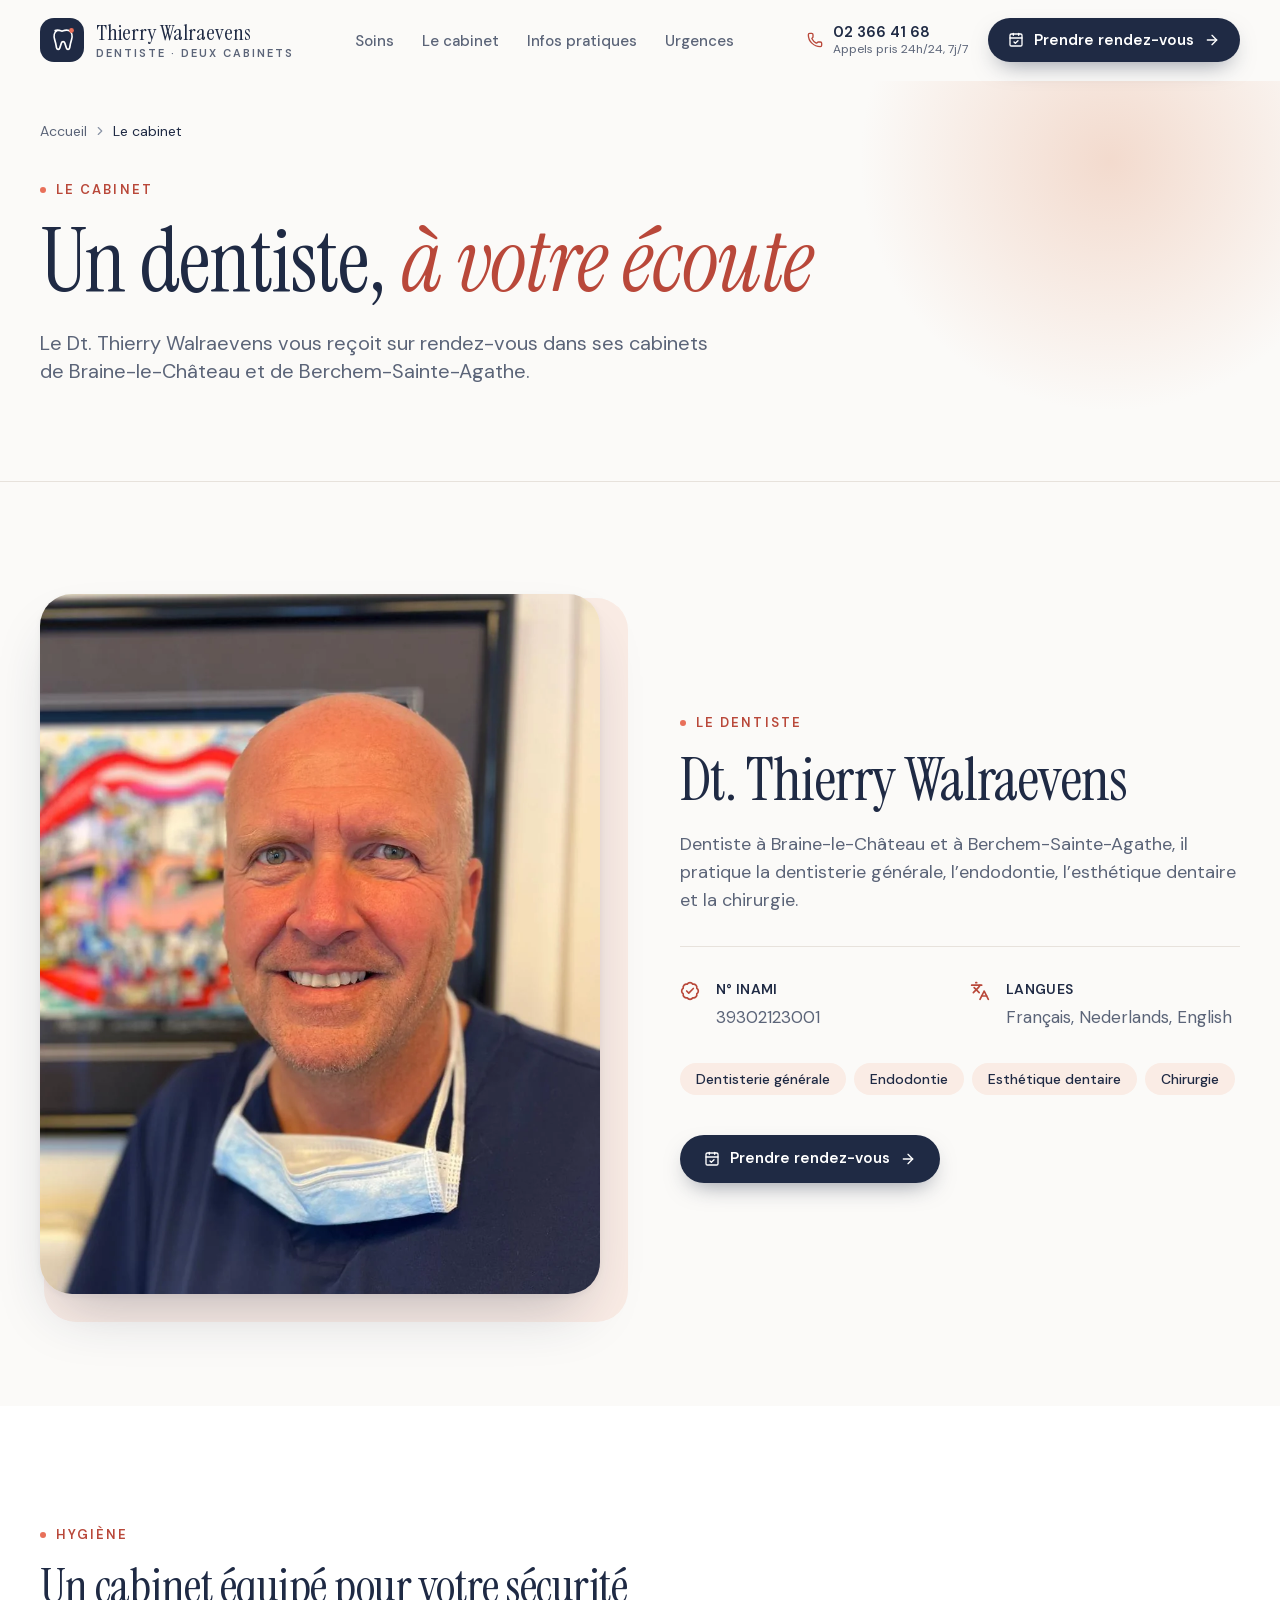
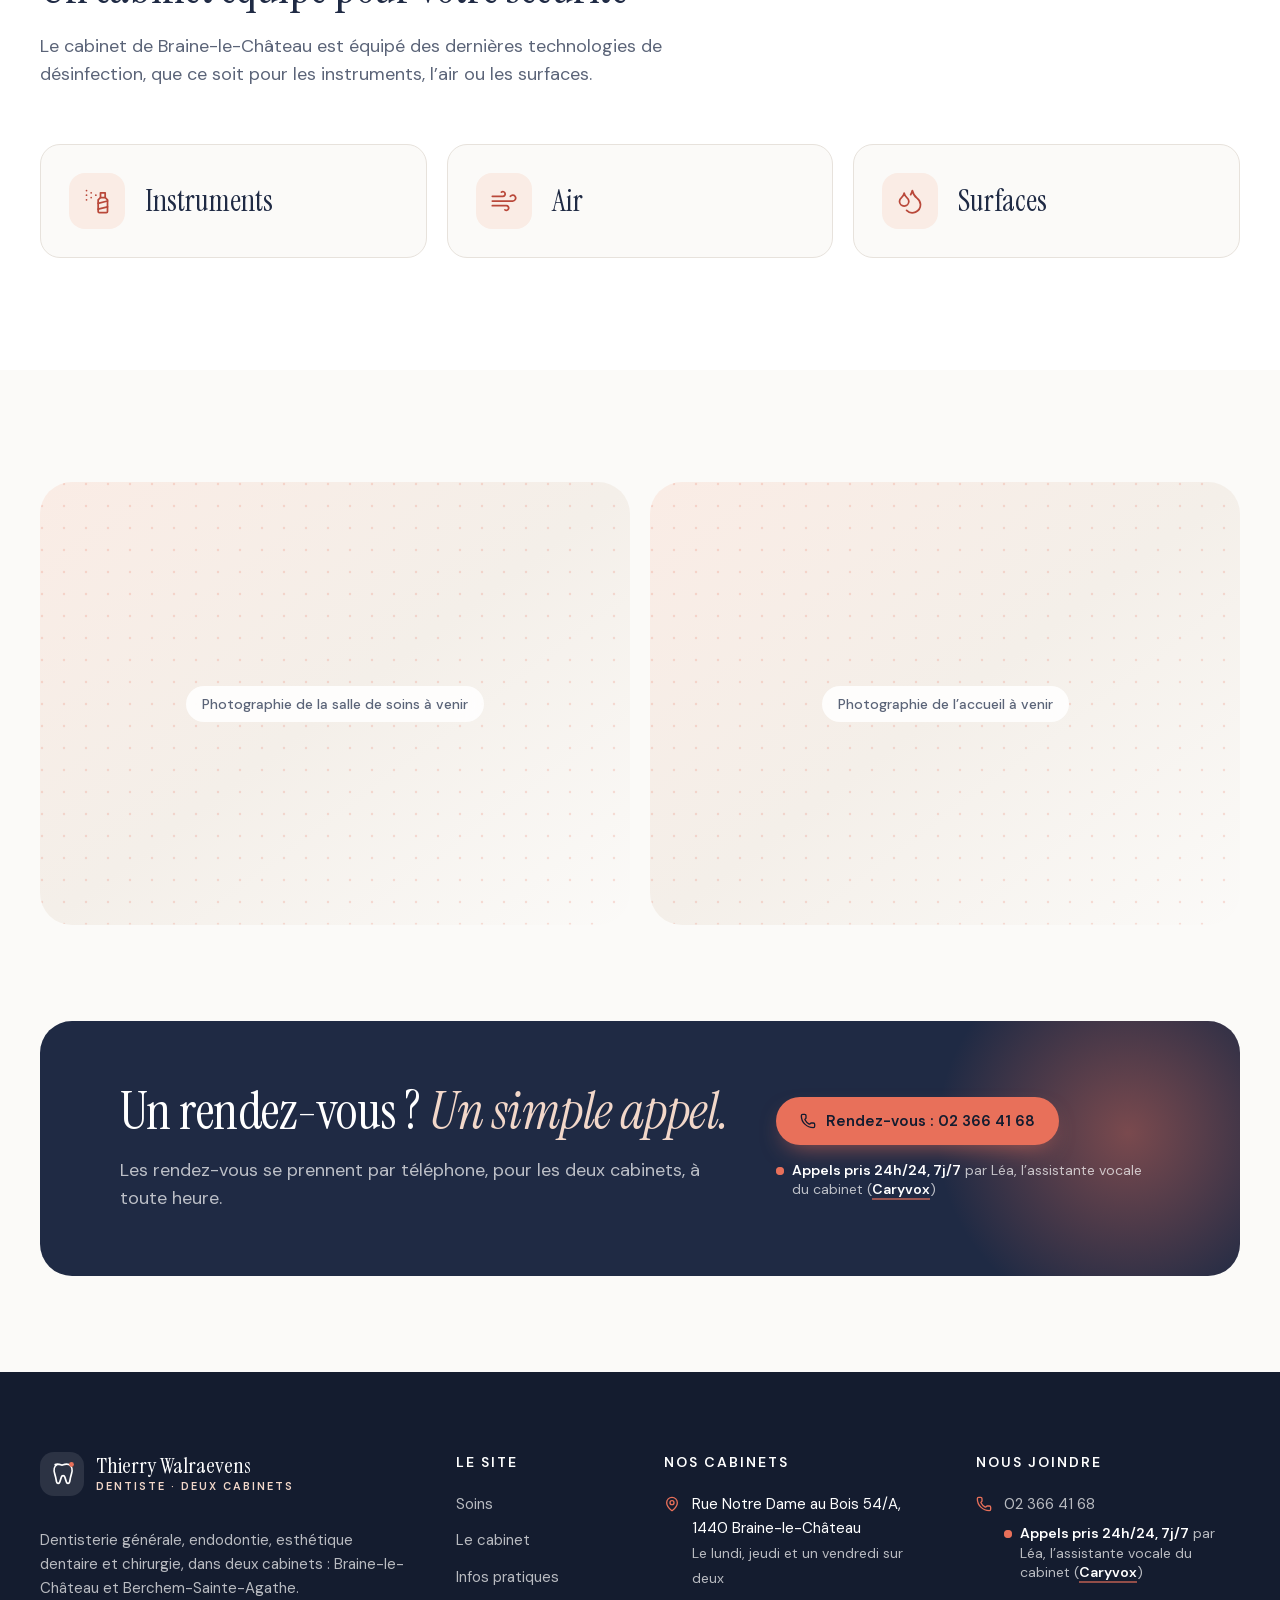
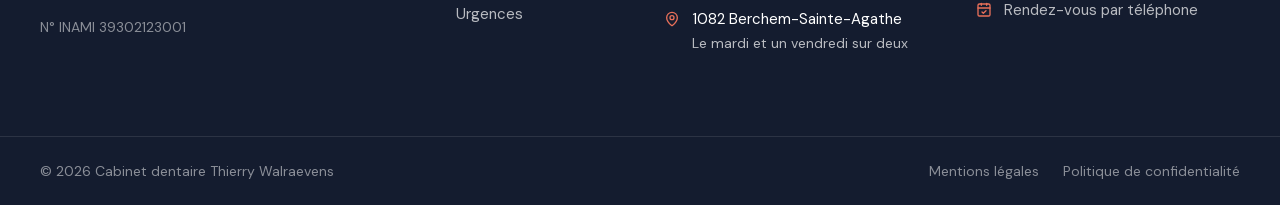
<file: le-cabinet/index.html>
<!DOCTYPE html><!--TaF7ROwWzqs8KJDsYsOEN--><html lang="fr-BE" class="__variable_ae301a __variable_231f96"><head><meta charSet="utf-8"/><meta name="viewport" content="width=device-width, initial-scale=1"/><link rel="stylesheet" href="/_next/static/css/a73aea4ac5dca2e2.css" data-precedence="next"/><link rel="preload" as="script" fetchPriority="low" href="/_next/static/chunks/webpack-25f38204bc679592.js"/><script src="/_next/static/chunks/4bd1b696-c023c6e3521b1417.js" async=""></script><script src="/_next/static/chunks/255-566af14aff71e752.js" async=""></script><script src="/_next/static/chunks/main-app-78d97796293f4056.js" async=""></script><script src="/_next/static/chunks/690-0809685d439d04f0.js" async=""></script><script src="/_next/static/chunks/app/layout-f9aadb8992a78633.js" async=""></script><script src="/_next/static/chunks/356-335c699cd4cf7b7b.js" async=""></script><script src="/_next/static/chunks/app/le-cabinet/page-fa446b0e49874471.js" async=""></script><meta name="theme-color" content="#fbfaf8"/><meta name="color-scheme" content="light"/><title>Le cabinet et le dentiste | Dt. Thierry Walraevens</title><meta name="description" content="Le Dt. Thierry Walraevens vous reçoit à Braine-le-Château et à Berchem-Sainte-Agathe, en français, en néerlandais ou en anglais, dans un cabinet équipé de technologies de désinfection récentes."/><meta name="application-name" content="Cabinet dentaire Thierry Walraevens"/><meta name="robots" content="index, follow"/><link rel="canonical" href="https://dentiste-walraevens.be/le-cabinet/"/><meta name="format-detection" content="telephone=no"/><meta property="og:title" content="Le cabinet et le dentiste | Dt. Thierry Walraevens"/><meta property="og:description" content="Le Dt. Thierry Walraevens vous reçoit à Braine-le-Château et à Berchem-Sainte-Agathe, en français, en néerlandais ou en anglais, dans un cabinet équipé de technologies de désinfection récentes."/><meta property="og:url" content="https://dentiste-walraevens.be/le-cabinet/"/><meta property="og:site_name" content="Cabinet dentaire Thierry Walraevens"/><meta property="og:locale" content="fr_BE"/><meta property="og:type" content="website"/><meta name="twitter:card" content="summary_large_image"/><meta name="twitter:title" content="Le cabinet et le dentiste | Dt. Thierry Walraevens"/><meta name="twitter:description" content="Le Dt. Thierry Walraevens vous reçoit à Braine-le-Château et à Berchem-Sainte-Agathe, en français, en néerlandais ou en anglais, dans un cabinet équipé de technologies de désinfection récentes."/><link rel="icon" href="/icon.svg?d20a1e23008a509c" type="image/svg+xml" sizes="any"/><script src="/_next/static/chunks/polyfills-42372ed130431b0a.js" noModule=""></script></head><body><div hidden=""><!--$--><!--/$--></div><script type="application/ld+json">{"@context":"https://schema.org","@graph":[{"@type":"Person","@id":"https://dentiste-walraevens.be/#praticien","name":"Thierry Walraevens","jobTitle":"Dentiste","identifier":{"@type":"PropertyValue","propertyID":"INAMI","value":"39302123001"},"knowsLanguage":["Français","Nederlands","English"]},{"@type":"Dentist","@id":"https://dentiste-walraevens.be/#braine-le-chateau","name":"Cabinet dentaire Thierry Walraevens · Braine-le-Château","description":"Dentisterie générale, endodontie, esthétique dentaire et chirurgie, dans deux cabinets : Braine-le-Château et Berchem-Sainte-Agathe.","url":"https://dentiste-walraevens.be/","image":"https://dentiste-walraevens.be/opengraph-image.png","telephone":"+32 2 366 41 68","address":{"@type":"PostalAddress","streetAddress":"Rue Notre Dame au Bois 54/A","postalCode":"1440","addressLocality":"Braine-le-Château","addressCountry":"BE"},"openingHoursSpecification":[{"@type":"OpeningHoursSpecification","dayOfWeek":"https://schema.org/Monday","opens":"09:00","closes":"18:30"},{"@type":"OpeningHoursSpecification","dayOfWeek":"https://schema.org/Thursday","opens":"08:30","closes":"18:30"},{"@type":"OpeningHoursSpecification","dayOfWeek":"https://schema.org/Friday","opens":"08:30","closes":"18:30","description":"une semaine sur deux"}],"knowsLanguage":["Français","Nederlands","English"],"availableService":[{"@type":"MedicalProcedure","name":"Dentisterie générale"},{"@type":"MedicalProcedure","name":"Endodontie"},{"@type":"MedicalProcedure","name":"Esthétique dentaire"},{"@type":"MedicalProcedure","name":"Chirurgie"}],"medicalSpecialty":["Dentistry","Endodontic"],"paymentAccepted":"Bancontact, Cash","currenciesAccepted":"EUR","sameAs":["https://progenda.be/calendars/walraevens-thierry-dentiste-braine-le-chateau?locale=fr"],"employee":{"@id":"https://dentiste-walraevens.be/#praticien"}},{"@type":"Dentist","@id":"https://dentiste-walraevens.be/#berchem-sainte-agathe","name":"Cabinet dentaire Thierry Walraevens · Berchem-Sainte-Agathe","description":"Dentisterie générale, endodontie, esthétique dentaire et chirurgie, dans deux cabinets : Braine-le-Château et Berchem-Sainte-Agathe.","url":"https://dentiste-walraevens.be/","image":"https://dentiste-walraevens.be/opengraph-image.png","telephone":"+32 2 366 41 68","address":{"@type":"PostalAddress","postalCode":"1082","addressLocality":"Berchem-Sainte-Agathe","addressCountry":"BE"},"openingHoursSpecification":[{"@type":"OpeningHoursSpecification","dayOfWeek":"https://schema.org/Tuesday","opens":"09:00","closes":"18:30"},{"@type":"OpeningHoursSpecification","dayOfWeek":"https://schema.org/Friday","opens":"09:00","closes":"18:30","description":"une semaine sur deux"}],"knowsLanguage":["Français","Nederlands","English"],"availableService":[{"@type":"MedicalProcedure","name":"Dentisterie générale"},{"@type":"MedicalProcedure","name":"Endodontie"},{"@type":"MedicalProcedure","name":"Esthétique dentaire"},{"@type":"MedicalProcedure","name":"Chirurgie"}],"medicalSpecialty":["Dentistry","Endodontic"],"paymentAccepted":"Bancontact, Cash","currenciesAccepted":"EUR","sameAs":["https://progenda.be/calendars/thierry-walraevens-dentiste-berchem-sainte-agathe?locale=fr"],"employee":{"@id":"https://dentiste-walraevens.be/#praticien"}}]}</script><header class="sticky top-0 z-40 transition-[background-color,border-color] duration-300 border-b border-transparent bg-papier"><a href="#contenu" class="sr-only z-50 rounded-full bg-encre px-4 py-2 text-white focus:not-sr-only focus:absolute focus:top-3 focus:left-3">Aller au contenu</a><div class="conteneur flex h-20 items-center justify-between gap-6"><a aria-label="Dentiste Thierry Walraevens, accueil" class="rounded-xl" href="/"><span class="flex items-center gap-3"><svg viewBox="0 0 44 44" aria-hidden="true" class="size-11 shrink-0"><rect width="44" height="44" rx="14" class="fill-encre"></rect><path d="M15.2 12.5c2.3-1 4.4-.2 6.8.6 2.4-.8 4.5-1.6 6.8-.6 3.2 1.4 3.9 5.4 2.7 9.2-.9 2.8-1.4 5.3-1.8 8-.3 2-2.7 2.3-3.3.3l-1.6-5.1c-.5-1.6-2.9-1.6-3.4 0l-1.6 5.1c-.6 2-3 1.7-3.3-.3-.4-2.7-.9-5.2-1.8-8-1.2-3.8-.5-7.8 2.5-9.2Z" fill="none" stroke-width="1.7" stroke-linejoin="round" class="stroke-white"></path><circle cx="31.5" cy="12.5" r="2.4" class="fill-corail"></circle></svg><span class="flex flex-col leading-none"><span class="font-serif text-[1.375rem] text-encre">Thierry Walraevens</span><span class="mt-1 text-[0.6875rem] font-semibold tracking-[0.18em] uppercase text-gris">Dentiste<span class="hidden sm:inline"> · deux cabinets</span></span></span></span></a><nav aria-label="Navigation principale" class="hidden lg:block"><ul class="flex items-center gap-1"><li><a class="relative rounded-full px-3 py-2 text-[0.9375rem] font-medium whitespace-nowrap text-gris transition-colors hover:text-encre aria-[current=page]:text-encre" href="/soins/">Soins</a></li><li><a aria-current="page" class="relative rounded-full px-3 py-2 text-[0.9375rem] font-medium whitespace-nowrap text-gris transition-colors hover:text-encre aria-[current=page]:text-encre" href="/le-cabinet/">Le cabinet<span aria-hidden="true" class="absolute inset-x-3 -bottom-0.5 h-0.5 rounded-full bg-corail"></span></a></li><li><a class="relative rounded-full px-3 py-2 text-[0.9375rem] font-medium whitespace-nowrap text-gris transition-colors hover:text-encre aria-[current=page]:text-encre" href="/infos-pratiques/">Infos pratiques</a></li><li><a class="relative rounded-full px-3 py-2 text-[0.9375rem] font-medium whitespace-nowrap text-gris transition-colors hover:text-encre aria-[current=page]:text-encre" href="/urgences/">Urgences</a></li></ul></nav><div class="hidden items-center gap-2 lg:flex"><a href="tel:+3223664168" class="flex min-h-11 items-center gap-2.5 rounded-full px-3 text-encre transition-colors hover:text-corail-fonce"><svg xmlns="http://www.w3.org/2000/svg" width="24" height="24" viewBox="0 0 24 24" fill="none" stroke="currentColor" stroke-width="2" stroke-linecap="round" stroke-linejoin="round" class="lucide lucide-phone size-4 text-corail-fonce" aria-hidden="true"><path d="M13.832 16.568a1 1 0 0 0 1.213-.303l.355-.465A2 2 0 0 1 17 15h3a2 2 0 0 1 2 2v3a2 2 0 0 1-2 2A18 18 0 0 1 2 4a2 2 0 0 1 2-2h3a2 2 0 0 1 2 2v3a2 2 0 0 1-.8 1.6l-.468.351a1 1 0 0 0-.292 1.233 14 14 0 0 0 6.392 6.384"></path></svg><span class="flex flex-col leading-tight"><span class="text-[0.9375rem] font-semibold">02 366 41 68</span><span class="text-xs whitespace-nowrap text-gris">Appels pris 24h/24, 7j/7</span></span></a><a class="group inline-flex min-h-12 cursor-pointer items-center justify-center gap-2.5 whitespace-nowrap rounded-full px-6 py-3 text-[0.9375rem] font-semibold leading-none transition-[background-color,color,box-shadow,transform] duration-200 ease-doux active:translate-y-px bg-encre text-white hover:bg-encre-douce shadow-[0_10px_24px_-10px_rgb(31_42_68/0.55)] !min-h-11 !px-5" href="/rendez-vous/"><svg xmlns="http://www.w3.org/2000/svg" width="24" height="24" viewBox="0 0 24 24" fill="none" stroke="currentColor" stroke-width="2" stroke-linecap="round" stroke-linejoin="round" class="lucide lucide-calendar-check size-4" aria-hidden="true"><path d="M8 2v3"></path><path d="M16 2v3"></path><rect x="3" y="3" width="18" height="18" rx="2"></rect><path d="M3 9h18"></path><path d="m9 15 2 2 4-4"></path></svg>Prendre rendez-vous<svg xmlns="http://www.w3.org/2000/svg" width="24" height="24" viewBox="0 0 24 24" fill="none" stroke="currentColor" stroke-width="2" stroke-linecap="round" stroke-linejoin="round" class="lucide lucide-arrow-right size-4 transition-transform duration-200 group-hover:translate-x-1" aria-hidden="true"><path d="M5 12h14"></path><path d="m12 5 7 7-7 7"></path></svg></a></div><button type="button" aria-expanded="false" aria-controls="menu-mobile" class="-mr-2 flex size-12 cursor-pointer items-center justify-center rounded-full text-encre transition-colors hover:bg-lin lg:hidden"><span class="sr-only">Ouvrir le menu</span><svg xmlns="http://www.w3.org/2000/svg" width="24" height="24" viewBox="0 0 24 24" fill="none" stroke="currentColor" stroke-width="2" stroke-linecap="round" stroke-linejoin="round" class="lucide lucide-menu size-6" aria-hidden="true"><path d="M4 5h16"></path><path d="M4 12h16"></path><path d="M4 19h16"></path></svg></button></div><div id="menu-mobile" hidden="" class="h-[calc(100dvh-5rem)] overflow-y-auto border-t border-filet bg-papier lg:hidden"><nav aria-label="Navigation mobile" class="conteneur flex flex-col py-6"><ul class="divide-y divide-filet"><li><a class="flex min-h-14 items-center font-serif text-[1.75rem] text-encre aria-[current=page]:text-corail-fonce" href="/">Accueil</a></li><li><a class="flex min-h-14 items-center font-serif text-[1.75rem] text-encre aria-[current=page]:text-corail-fonce" href="/soins/">Soins</a></li><li><a aria-current="page" class="flex min-h-14 items-center font-serif text-[1.75rem] text-encre aria-[current=page]:text-corail-fonce" href="/le-cabinet/">Le cabinet</a></li><li><a class="flex min-h-14 items-center font-serif text-[1.75rem] text-encre aria-[current=page]:text-corail-fonce" href="/infos-pratiques/">Infos pratiques</a></li><li><a class="flex min-h-14 items-center font-serif text-[1.75rem] text-encre aria-[current=page]:text-corail-fonce" href="/urgences/">Urgences</a></li></ul><div class="mt-8 grid gap-3"><a class="group inline-flex min-h-12 cursor-pointer items-center justify-center gap-2.5 whitespace-nowrap rounded-full px-6 py-3 text-[0.9375rem] font-semibold leading-none transition-[background-color,color,box-shadow,transform] duration-200 ease-doux active:translate-y-px bg-corail text-encre-profond hover:bg-[#ef8672] shadow-[0_10px_24px_-10px_rgb(232_112_90/0.7)] " href="/rendez-vous/"><svg xmlns="http://www.w3.org/2000/svg" width="24" height="24" viewBox="0 0 24 24" fill="none" stroke="currentColor" stroke-width="2" stroke-linecap="round" stroke-linejoin="round" class="lucide lucide-calendar-check size-4" aria-hidden="true"><path d="M8 2v3"></path><path d="M16 2v3"></path><rect x="3" y="3" width="18" height="18" rx="2"></rect><path d="M3 9h18"></path><path d="m9 15 2 2 4-4"></path></svg>Prendre rendez-vous<svg xmlns="http://www.w3.org/2000/svg" width="24" height="24" viewBox="0 0 24 24" fill="none" stroke="currentColor" stroke-width="2" stroke-linecap="round" stroke-linejoin="round" class="lucide lucide-arrow-right size-4 transition-transform duration-200 group-hover:translate-x-1" aria-hidden="true"><path d="M5 12h14"></path><path d="m12 5 7 7-7 7"></path></svg></a><a href="tel:+3223664168" class="group inline-flex min-h-12 cursor-pointer items-center justify-center gap-2.5 whitespace-nowrap rounded-full px-6 py-3 text-[0.9375rem] font-semibold leading-none transition-[background-color,color,box-shadow,transform] duration-200 ease-doux active:translate-y-px bg-white text-encre ring-1 ring-filet hover:ring-encre/30 "><svg xmlns="http://www.w3.org/2000/svg" width="24" height="24" viewBox="0 0 24 24" fill="none" stroke="currentColor" stroke-width="2" stroke-linecap="round" stroke-linejoin="round" class="lucide lucide-phone size-4" aria-hidden="true"><path d="M13.832 16.568a1 1 0 0 0 1.213-.303l.355-.465A2 2 0 0 1 17 15h3a2 2 0 0 1 2 2v3a2 2 0 0 1-2 2A18 18 0 0 1 2 4a2 2 0 0 1 2-2h3a2 2 0 0 1 2 2v3a2 2 0 0 1-.8 1.6l-.468.351a1 1 0 0 0-.292 1.233 14 14 0 0 0 6.392 6.384"></path></svg>02 366 41 68</a><p class="flex items-start gap-2 text-sm leading-snug text-gris mt-1 justify-center text-center"><span aria-hidden="true" class="relative mt-1.5 flex size-2 shrink-0"><span class="absolute inline-flex h-full w-full rounded-full bg-corail/60 motion-safe:animate-ping"></span><span class="relative inline-flex size-2 rounded-full bg-corail"></span></span><span><strong class="font-semibold text-encre">Appels pris 24h/24, 7j/7</strong> par<!-- --> <!-- -->Léa, l’assistante vocale du cabinet<!-- --> (<a href="https://caryvox.ai" target="_blank" rel="noopener" class="font-semibold underline decoration-2 underline-offset-4 text-encre decoration-corail/50 hover:decoration-corail">Caryvox<span class="sr-only"> (nouvel onglet)</span></a>)</span></p></div></nav></div></header><main id="contenu" tabindex="-1" class="outline-none"><section class="relative isolate overflow-hidden border-b border-filet"><div aria-hidden="true" class="absolute -top-48 right-[-8%] -z-10 size-[34rem] rounded-full bg-[radial-gradient(circle,rgb(242_215_201/0.9),transparent_65%)]"></div><div class="conteneur pt-8 pb-16 sm:pt-10 sm:pb-24"><script type="application/ld+json">{"@context":"https://schema.org","@type":"BreadcrumbList","itemListElement":[{"@type":"ListItem","position":1,"name":"Accueil","item":"https://dentiste-walraevens.be/"},{"@type":"ListItem","position":2,"name":"Le cabinet","item":"https://dentiste-walraevens.be/le-cabinet/"}]}</script><nav aria-label="Fil d’Ariane" class="mb-8"><ol class="flex flex-wrap items-center gap-1.5 text-sm text-gris"><li class="flex items-center gap-1.5"><a class="transition-colors hover:text-corail-fonce" href="/">Accueil</a></li><li class="flex items-center gap-1.5"><svg xmlns="http://www.w3.org/2000/svg" width="24" height="24" viewBox="0 0 24 24" fill="none" stroke="currentColor" stroke-width="2" stroke-linecap="round" stroke-linejoin="round" class="lucide lucide-chevron-right size-3.5 text-brume" aria-hidden="true"><path d="m9 18 6-6-6-6"></path></svg><span aria-current="page" class="text-encre">Le cabinet</span></li></ol></nav><p class="surtitre">Le cabinet</p><h1 class="mt-4 max-w-4xl text-[3rem] leading-[1] sm:text-7xl lg:text-[5.5rem]">Un dentiste, <em class="text-corail-fonce">à votre écoute</em></h1><p class="mt-6 max-w-2xl text-lg text-gris sm:text-xl">Le Dt. Thierry Walraevens vous reçoit sur rendez-vous dans ses cabinets de Braine-le-Château et de Berchem-Sainte-Agathe.</p></div></section><section aria-labelledby="titre-dentiste" class="conteneur py-20 sm:py-28"><div class="grid items-center gap-12 lg:grid-cols-2 lg:gap-20"><div class="relative"><div aria-hidden="true" class="absolute -inset-3 -z-10 translate-x-4 translate-y-4 rounded-[var(--radius-grand)] bg-peche-pale"></div><img alt="Portrait du Dt. Thierry Walraevens, dentiste" loading="lazy" width="900" height="1125" decoding="async" data-nimg="1" class="aspect-[4/5] w-full rounded-[var(--radius-grand)] object-cover shadow-flottant" style="color:transparent;background-size:cover;background-position:50% 50%;background-repeat:no-repeat;background-image:url(&quot;data:image/svg+xml;charset=utf-8,%3Csvg xmlns=&#x27;http://www.w3.org/2000/svg&#x27; viewBox=&#x27;0 0 240 320&#x27;%3E%3Cfilter id=&#x27;b&#x27; color-interpolation-filters=&#x27;sRGB&#x27;%3E%3CfeGaussianBlur stdDeviation=&#x27;20&#x27;/%3E%3CfeColorMatrix values=&#x27;1 0 0 0 0 0 1 0 0 0 0 0 1 0 0 0 0 0 100 -1&#x27; result=&#x27;s&#x27;/%3E%3CfeFlood x=&#x27;0&#x27; y=&#x27;0&#x27; width=&#x27;100%25&#x27; height=&#x27;100%25&#x27;/%3E%3CfeComposite operator=&#x27;out&#x27; in=&#x27;s&#x27;/%3E%3CfeComposite in2=&#x27;SourceGraphic&#x27;/%3E%3CfeGaussianBlur stdDeviation=&#x27;20&#x27;/%3E%3C/filter%3E%3Cimage width=&#x27;100%25&#x27; height=&#x27;100%25&#x27; x=&#x27;0&#x27; y=&#x27;0&#x27; preserveAspectRatio=&#x27;none&#x27; style=&#x27;filter: url(%23b);&#x27; href=&#x27;[data-uri]&#x27;/%3E%3C/svg%3E&quot;)" src="/_next/static/media/thierry-walraevens.0c894974.webp"/></div><div><p class="surtitre">Le dentiste</p><h2 id="titre-dentiste" class="mt-4 text-5xl sm:text-6xl">Dt. Thierry Walraevens</h2><p class="mt-5 text-lg text-gris">Dentiste à Braine-le-Château et à Berchem-Sainte-Agathe, il pratique la dentisterie générale, l’endodontie, l’esthétique dentaire et la chirurgie.</p><dl class="mt-8 grid gap-5 border-t border-filet pt-8 sm:grid-cols-2"><div class="flex gap-4"><svg xmlns="http://www.w3.org/2000/svg" width="24" height="24" viewBox="0 0 24 24" fill="none" stroke="currentColor" stroke-width="2" stroke-linecap="round" stroke-linejoin="round" class="lucide lucide-badge-check lucide-verified mt-0.5 size-5 shrink-0 text-corail-fonce" aria-hidden="true"><path d="M3.85 8.62a4 4 0 0 1 4.78-4.77 4 4 0 0 1 6.74 0 4 4 0 0 1 4.78 4.78 4 4 0 0 1 0 6.74 4 4 0 0 1-4.77 4.78 4 4 0 0 1-6.75 0 4 4 0 0 1-4.78-4.77 4 4 0 0 1 0-6.76Z"></path><path d="m16 9-5.5 5.5L8 12"></path></svg><div><dt class="text-sm font-semibold tracking-wide text-encre uppercase">N° INAMI</dt><dd class="mt-1 text-gris tabular-nums">39302123001</dd></div></div><div class="flex gap-4"><svg xmlns="http://www.w3.org/2000/svg" width="24" height="24" viewBox="0 0 24 24" fill="none" stroke="currentColor" stroke-width="2" stroke-linecap="round" stroke-linejoin="round" class="lucide lucide-languages mt-0.5 size-5 shrink-0 text-corail-fonce" aria-hidden="true"><path d="m5 8 6 6"></path><path d="m4 14 6-6 2-3"></path><path d="M2 5h12"></path><path d="M7 2h1"></path><path d="m22 22-5-10-5 10"></path><path d="M14 18h6"></path></svg><div><dt class="text-sm font-semibold tracking-wide text-encre uppercase">Langues</dt><dd class="mt-1 text-gris">Français, Nederlands, English</dd></div></div></dl><ul class="mt-8 flex flex-wrap gap-2"><li class="rounded-full bg-peche-pale px-4 py-1.5 text-sm font-medium text-encre">Dentisterie générale</li><li class="rounded-full bg-peche-pale px-4 py-1.5 text-sm font-medium text-encre">Endodontie</li><li class="rounded-full bg-peche-pale px-4 py-1.5 text-sm font-medium text-encre">Esthétique dentaire</li><li class="rounded-full bg-peche-pale px-4 py-1.5 text-sm font-medium text-encre">Chirurgie</li></ul><div class="mt-10"><a class="group inline-flex min-h-12 cursor-pointer items-center justify-center gap-2.5 whitespace-nowrap rounded-full px-6 py-3 text-[0.9375rem] font-semibold leading-none transition-[background-color,color,box-shadow,transform] duration-200 ease-doux active:translate-y-px bg-encre text-white hover:bg-encre-douce shadow-[0_10px_24px_-10px_rgb(31_42_68/0.55)] " href="/rendez-vous/"><svg xmlns="http://www.w3.org/2000/svg" width="24" height="24" viewBox="0 0 24 24" fill="none" stroke="currentColor" stroke-width="2" stroke-linecap="round" stroke-linejoin="round" class="lucide lucide-calendar-check size-4" aria-hidden="true"><path d="M8 2v3"></path><path d="M16 2v3"></path><rect x="3" y="3" width="18" height="18" rx="2"></rect><path d="M3 9h18"></path><path d="m9 15 2 2 4-4"></path></svg>Prendre rendez-vous<svg xmlns="http://www.w3.org/2000/svg" width="24" height="24" viewBox="0 0 24 24" fill="none" stroke="currentColor" stroke-width="2" stroke-linecap="round" stroke-linejoin="round" class="lucide lucide-arrow-right size-4 transition-transform duration-200 group-hover:translate-x-1" aria-hidden="true"><path d="M5 12h14"></path><path d="m12 5 7 7-7 7"></path></svg></a></div></div></div></section><section aria-labelledby="titre-hygiene" class="bg-white py-20 sm:py-28"><div class="conteneur"><div class="max-w-2xl "><p class="surtitre ">Hygiène</p><h2 id="titre-hygiene" class="mt-4 text-[2.375rem] leading-[1.05] sm:text-5xl ">Un cabinet équipé pour votre sécurité</h2><p class="mt-5 text-lg text-gris">Le cabinet de Braine-le-Château est équipé des dernières technologies de désinfection, que ce soit pour les instruments, l’air ou les surfaces.</p></div><ul class="mt-14 grid gap-5 sm:grid-cols-3"><li class="apparition flex items-center gap-5 rounded-[var(--radius-carte)] border border-filet bg-papier p-7"><span class="flex size-14 items-center justify-center rounded-2xl bg-peche-pale text-corail-fonce"><svg xmlns="http://www.w3.org/2000/svg" width="24" height="24" viewBox="0 0 24 24" fill="none" stroke="currentColor" stroke-width="1.5" stroke-linecap="round" stroke-linejoin="round" class="lucide lucide-spray-can size-7" aria-hidden="true"><path d="M3 3h.01"></path><path d="M7 5h.01"></path><path d="M11 7h.01"></path><path d="M3 7h.01"></path><path d="M7 9h.01"></path><path d="M3 11h.01"></path><rect width="4" height="4" x="15" y="5"></rect><path d="m19 9 2 2v10c0 .6-.4 1-1 1h-6c-.6 0-1-.4-1-1V11l2-2"></path><path d="m13 14 8-2"></path><path d="m13 19 8-2"></path></svg></span><p class="font-serif text-3xl">Instruments</p></li><li class="apparition flex items-center gap-5 rounded-[var(--radius-carte)] border border-filet bg-papier p-7"><span class="flex size-14 items-center justify-center rounded-2xl bg-peche-pale text-corail-fonce"><svg xmlns="http://www.w3.org/2000/svg" width="24" height="24" viewBox="0 0 24 24" fill="none" stroke="currentColor" stroke-width="1.5" stroke-linecap="round" stroke-linejoin="round" class="lucide lucide-wind size-7" aria-hidden="true"><path d="M12.8 19.6A2 2 0 1 0 14 16H2"></path><path d="M17.5 8a2.5 2.5 0 1 1 2 4H2"></path><path d="M9.8 4.4A2 2 0 1 1 11 8H2"></path></svg></span><p class="font-serif text-3xl">Air</p></li><li class="apparition flex items-center gap-5 rounded-[var(--radius-carte)] border border-filet bg-papier p-7"><span class="flex size-14 items-center justify-center rounded-2xl bg-peche-pale text-corail-fonce"><svg xmlns="http://www.w3.org/2000/svg" width="24" height="24" viewBox="0 0 24 24" fill="none" stroke="currentColor" stroke-width="1.5" stroke-linecap="round" stroke-linejoin="round" class="lucide lucide-droplets size-7" aria-hidden="true"><path d="M7 16.3c2.2 0 4-1.83 4-4.05 0-1.16-.57-2.26-1.71-3.19S7.29 6.75 7 5.3c-.29 1.45-1.14 2.84-2.29 3.76S3 11.1 3 12.25c0 2.22 1.8 4.05 4 4.05z"></path><path d="M12.56 6.6A10.97 10.97 0 0 0 14 3.02c.5 2.5 2 4.9 4 6.5s3 3.5 3 5.5a6.98 6.98 0 0 1-11.91 4.97"></path></svg></span><p class="font-serif text-3xl">Surfaces</p></li></ul></div></section><section class="conteneur pt-20 sm:pt-28"><div class="grid gap-5 sm:grid-cols-2"><div class="relative flex items-center justify-center overflow-hidden bg-gradient-to-br from-peche-pale via-lin to-papier aspect-[4/3] rounded-[var(--radius-grand)]"><svg aria-hidden="true" class="absolute inset-0 h-full w-full"><defs><pattern id="points" width="22" height="22" patternUnits="userSpaceOnUse"><circle cx="2" cy="2" r="1.2" fill="#e8705a" fill-opacity="0.22"></circle></pattern></defs><rect width="100%" height="100%" fill="url(#points)"></rect></svg><p class="relative rounded-full bg-white/85 px-4 py-2 text-sm font-medium text-gris backdrop-blur">Photographie de la salle de soins à venir</p></div><div class="relative flex items-center justify-center overflow-hidden bg-gradient-to-br from-peche-pale via-lin to-papier aspect-[4/3] rounded-[var(--radius-grand)]"><svg aria-hidden="true" class="absolute inset-0 h-full w-full"><defs><pattern id="points" width="22" height="22" patternUnits="userSpaceOnUse"><circle cx="2" cy="2" r="1.2" fill="#e8705a" fill-opacity="0.22"></circle></pattern></defs><rect width="100%" height="100%" fill="url(#points)"></rect></svg><p class="relative rounded-full bg-white/85 px-4 py-2 text-sm font-medium text-gris backdrop-blur">Photographie de l’accueil à venir</p></div></div></section><!--$--><!--/$--></main><section aria-labelledby="titre-rdv" class="conteneur py-20 sm:py-24"><div class="relative isolate overflow-hidden rounded-[var(--radius-grand)] bg-encre px-6 py-14 text-white sm:px-14 sm:py-16 lg:px-20"><div aria-hidden="true" class="absolute -top-24 -right-24 -z-10 size-[26rem] rounded-full bg-[radial-gradient(circle,rgb(232_112_90/0.45),transparent_65%)]"></div><div class="flex flex-col gap-10 lg:flex-row lg:items-center lg:justify-between"><div class="max-w-2xl"><h2 id="titre-rdv" class="text-[2.5rem] leading-[1.05] !text-white sm:text-[3.25rem]">Un rendez-vous ? <em class="text-peche">Un simple appel.</em></h2><p class="mt-4 text-lg text-white/70">Les rendez-vous se prennent par téléphone, pour les deux cabinets, à toute heure.</p></div><div class="lg:shrink-0"><a href="tel:+3223664168" class="group inline-flex min-h-12 cursor-pointer items-center justify-center gap-2.5 whitespace-nowrap rounded-full px-6 py-3 text-[0.9375rem] font-semibold leading-none transition-[background-color,color,box-shadow,transform] duration-200 ease-doux active:translate-y-px bg-corail text-encre-profond hover:bg-[#ef8672] shadow-[0_10px_24px_-10px_rgb(232_112_90/0.7)] "><svg xmlns="http://www.w3.org/2000/svg" width="24" height="24" viewBox="0 0 24 24" fill="none" stroke="currentColor" stroke-width="2" stroke-linecap="round" stroke-linejoin="round" class="lucide lucide-phone size-4" aria-hidden="true"><path d="M13.832 16.568a1 1 0 0 0 1.213-.303l.355-.465A2 2 0 0 1 17 15h3a2 2 0 0 1 2 2v3a2 2 0 0 1-2 2A18 18 0 0 1 2 4a2 2 0 0 1 2-2h3a2 2 0 0 1 2 2v3a2 2 0 0 1-.8 1.6l-.468.351a1 1 0 0 0-.292 1.233 14 14 0 0 0 6.392 6.384"></path></svg>Rendez-vous : <!-- -->02 366 41 68</a><p class="flex items-start gap-2 text-sm leading-snug text-white/70 mt-4 max-w-sm"><span aria-hidden="true" class="relative mt-1.5 flex size-2 shrink-0"><span class="absolute inline-flex h-full w-full rounded-full bg-corail/60 motion-safe:animate-ping"></span><span class="relative inline-flex size-2 rounded-full bg-corail"></span></span><span><strong class="font-semibold text-white">Appels pris 24h/24, 7j/7</strong> par<!-- --> <!-- -->Léa, l’assistante vocale du cabinet<!-- --> (<a href="https://caryvox.ai" target="_blank" rel="noopener" class="font-semibold underline decoration-2 underline-offset-4 text-white decoration-corail/60 hover:decoration-corail">Caryvox<span class="sr-only"> (nouvel onglet)</span></a>)</span></p></div></div></div></section><footer class="bg-encre-profond pb-28 text-white/70 lg:pb-0"><div class="conteneur grid gap-12 py-16 sm:grid-cols-2 lg:grid-cols-12 lg:py-20"><div class="lg:col-span-4"><a aria-label="Accueil" class="inline-block rounded-xl" href="/"><span class="flex items-center gap-3"><svg viewBox="0 0 44 44" aria-hidden="true" class="size-11 shrink-0"><rect width="44" height="44" rx="14" class="fill-white/10"></rect><path d="M15.2 12.5c2.3-1 4.4-.2 6.8.6 2.4-.8 4.5-1.6 6.8-.6 3.2 1.4 3.9 5.4 2.7 9.2-.9 2.8-1.4 5.3-1.8 8-.3 2-2.7 2.3-3.3.3l-1.6-5.1c-.5-1.6-2.9-1.6-3.4 0l-1.6 5.1c-.6 2-3 1.7-3.3-.3-.4-2.7-.9-5.2-1.8-8-1.2-3.8-.5-7.8 2.5-9.2Z" fill="none" stroke-width="1.7" stroke-linejoin="round" class="stroke-white"></path><circle cx="31.5" cy="12.5" r="2.4" class="fill-corail"></circle></svg><span class="flex flex-col leading-none"><span class="font-serif text-[1.375rem] text-white">Thierry Walraevens</span><span class="mt-1 text-[0.6875rem] font-semibold tracking-[0.18em] uppercase text-peche">Dentiste<span class="hidden sm:inline"> · deux cabinets</span></span></span></span></a><p class="mt-6 max-w-sm text-[0.9375rem] leading-relaxed">Dentisterie générale, endodontie, esthétique dentaire et chirurgie, dans deux cabinets : Braine-le-Château et Berchem-Sainte-Agathe.</p><p class="mt-4 text-sm text-white/50">N° INAMI <!-- -->39302123001</p></div><nav aria-label="Pied de page" class="lg:col-span-2"><p class="text-sm font-semibold tracking-[0.14em] text-white uppercase">Le site</p><ul class="mt-5 space-y-3 text-[0.9375rem]"><li><a class="transition-colors hover:text-white" href="/soins/">Soins</a></li><li><a class="transition-colors hover:text-white" href="/le-cabinet/">Le cabinet</a></li><li><a class="transition-colors hover:text-white" href="/infos-pratiques/">Infos pratiques</a></li><li><a class="transition-colors hover:text-white" href="/urgences/">Urgences</a></li></ul></nav><div class="lg:col-span-3"><p class="text-sm font-semibold tracking-[0.14em] text-white uppercase">Nos cabinets</p><ul class="mt-5 space-y-4 text-[0.9375rem]"><li class="flex gap-3"><svg xmlns="http://www.w3.org/2000/svg" width="24" height="24" viewBox="0 0 24 24" fill="none" stroke="currentColor" stroke-width="2" stroke-linecap="round" stroke-linejoin="round" class="lucide lucide-map-pin mt-1 size-4 shrink-0 text-corail" aria-hidden="true"><path d="M20 10c0 4.993-5.539 10.193-7.399 11.799a1 1 0 0 1-1.202 0C9.539 20.193 4 14.993 4 10a8 8 0 0 1 16 0"></path><circle cx="12" cy="10" r="3"></circle></svg><span><span class="block text-white">Rue Notre Dame au Bois 54/A, 1440 Braine-le-Château</span><span class="text-sm">Le <!-- -->lundi, jeudi et un vendredi sur deux</span></span></li><li class="flex gap-3"><svg xmlns="http://www.w3.org/2000/svg" width="24" height="24" viewBox="0 0 24 24" fill="none" stroke="currentColor" stroke-width="2" stroke-linecap="round" stroke-linejoin="round" class="lucide lucide-map-pin mt-1 size-4 shrink-0 text-corail" aria-hidden="true"><path d="M20 10c0 4.993-5.539 10.193-7.399 11.799a1 1 0 0 1-1.202 0C9.539 20.193 4 14.993 4 10a8 8 0 0 1 16 0"></path><circle cx="12" cy="10" r="3"></circle></svg><span><span class="block text-white">1082 Berchem-Sainte-Agathe</span><span class="text-sm">Le <!-- -->mardi et un vendredi sur deux</span></span></li></ul></div><div class="lg:col-span-3"><p class="text-sm font-semibold tracking-[0.14em] text-white uppercase">Nous joindre</p><ul class="mt-5 space-y-4 text-[0.9375rem]"><li class="flex gap-3"><svg xmlns="http://www.w3.org/2000/svg" width="24" height="24" viewBox="0 0 24 24" fill="none" stroke="currentColor" stroke-width="2" stroke-linecap="round" stroke-linejoin="round" class="lucide lucide-phone mt-1 size-4 shrink-0 text-corail" aria-hidden="true"><path d="M13.832 16.568a1 1 0 0 0 1.213-.303l.355-.465A2 2 0 0 1 17 15h3a2 2 0 0 1 2 2v3a2 2 0 0 1-2 2A18 18 0 0 1 2 4a2 2 0 0 1 2-2h3a2 2 0 0 1 2 2v3a2 2 0 0 1-.8 1.6l-.468.351a1 1 0 0 0-.292 1.233 14 14 0 0 0 6.392 6.384"></path></svg><span><a href="tel:+3223664168" class="transition-colors hover:text-white">02 366 41 68</a><p class="flex items-start gap-2 text-sm leading-snug text-white/70 mt-2"><span aria-hidden="true" class="relative mt-1.5 flex size-2 shrink-0"><span class="absolute inline-flex h-full w-full rounded-full bg-corail/60 motion-safe:animate-ping"></span><span class="relative inline-flex size-2 rounded-full bg-corail"></span></span><span><strong class="font-semibold text-white">Appels pris 24h/24, 7j/7</strong> par<!-- --> <!-- -->Léa, l’assistante vocale du cabinet<!-- --> (<a href="https://caryvox.ai" target="_blank" rel="noopener" class="font-semibold underline decoration-2 underline-offset-4 text-white decoration-corail/60 hover:decoration-corail">Caryvox<span class="sr-only"> (nouvel onglet)</span></a>)</span></p></span></li><li class="flex gap-3"><svg xmlns="http://www.w3.org/2000/svg" width="24" height="24" viewBox="0 0 24 24" fill="none" stroke="currentColor" stroke-width="2" stroke-linecap="round" stroke-linejoin="round" class="lucide lucide-calendar-check mt-1 size-4 shrink-0 text-corail" aria-hidden="true"><path d="M8 2v3"></path><path d="M16 2v3"></path><rect x="3" y="3" width="18" height="18" rx="2"></rect><path d="M3 9h18"></path><path d="m9 15 2 2 4-4"></path></svg><a class="transition-colors hover:text-white" href="/rendez-vous/">Rendez-vous par téléphone</a></li></ul></div></div><div class="border-t border-white/10"><div class="conteneur flex flex-col gap-4 py-6 text-sm text-white/50 sm:flex-row sm:items-center sm:justify-between"><p>© <!-- -->2026<!-- --> <!-- -->Cabinet dentaire Thierry Walraevens</p><ul class="flex flex-wrap gap-x-6 gap-y-2"><li><a class="transition-colors hover:text-white" href="/mentions-legales/">Mentions légales</a></li><li><a class="transition-colors hover:text-white" href="/politique-de-confidentialite/">Politique de confidentialité</a></li></ul></div></div></footer><div class="fixed inset-x-0 bottom-0 z-30 border-t border-filet bg-papier/90 px-4 pt-3 pb-[max(0.75rem,env(safe-area-inset-bottom))] backdrop-blur-xl lg:hidden"><a href="tel:+3223664168" class="mx-auto flex min-h-12 max-w-md items-center justify-center gap-2 rounded-full bg-encre px-4 text-[0.9375rem] font-semibold whitespace-nowrap text-white"><svg xmlns="http://www.w3.org/2000/svg" width="24" height="24" viewBox="0 0 24 24" fill="none" stroke="currentColor" stroke-width="2" stroke-linecap="round" stroke-linejoin="round" class="lucide lucide-phone size-4 text-corail" aria-hidden="true"><path d="M13.832 16.568a1 1 0 0 0 1.213-.303l.355-.465A2 2 0 0 1 17 15h3a2 2 0 0 1 2 2v3a2 2 0 0 1-2 2A18 18 0 0 1 2 4a2 2 0 0 1 2-2h3a2 2 0 0 1 2 2v3a2 2 0 0 1-.8 1.6l-.468.351a1 1 0 0 0-.292 1.233 14 14 0 0 0 6.392 6.384"></path></svg>Appeler pour un rendez-vous</a></div><script src="/_next/static/chunks/webpack-25f38204bc679592.js" id="_R_" async=""></script><script>(self.__next_f=self.__next_f||[]).push([0])</script><script>self.__next_f.push([1,"1:\"$Sreact.fragment\"\nb:I[7150,[],\"\"]\n:HL[\"/_next/static/css/a73aea4ac5dca2e2.css\",\"style\"]\n2:Tcc4,"])</script><script>self.__next_f.push([1,"{\"@context\":\"https://schema.org\",\"@graph\":[{\"@type\":\"Person\",\"@id\":\"https://dentiste-walraevens.be/#praticien\",\"name\":\"Thierry Walraevens\",\"jobTitle\":\"Dentiste\",\"identifier\":{\"@type\":\"PropertyValue\",\"propertyID\":\"INAMI\",\"value\":\"39302123001\"},\"knowsLanguage\":[\"Français\",\"Nederlands\",\"English\"]},{\"@type\":\"Dentist\",\"@id\":\"https://dentiste-walraevens.be/#braine-le-chateau\",\"name\":\"Cabinet dentaire Thierry Walraevens · Braine-le-Château\",\"description\":\"Dentisterie générale, endodontie, esthétique dentaire et chirurgie, dans deux cabinets : Braine-le-Château et Berchem-Sainte-Agathe.\",\"url\":\"https://dentiste-walraevens.be/\",\"image\":\"https://dentiste-walraevens.be/opengraph-image.png\",\"telephone\":\"+32 2 366 41 68\",\"address\":{\"@type\":\"PostalAddress\",\"streetAddress\":\"Rue Notre Dame au Bois 54/A\",\"postalCode\":\"1440\",\"addressLocality\":\"Braine-le-Château\",\"addressCountry\":\"BE\"},\"openingHoursSpecification\":[{\"@type\":\"OpeningHoursSpecification\",\"dayOfWeek\":\"https://schema.org/Monday\",\"opens\":\"09:00\",\"closes\":\"18:30\"},{\"@type\":\"OpeningHoursSpecification\",\"dayOfWeek\":\"https://schema.org/Thursday\",\"opens\":\"08:30\",\"closes\":\"18:30\"},{\"@type\":\"OpeningHoursSpecification\",\"dayOfWeek\":\"https://schema.org/Friday\",\"opens\":\"08:30\",\"closes\":\"18:30\",\"description\":\"une semaine sur deux\"}],\"knowsLanguage\":[\"Français\",\"Nederlands\",\"English\"],\"availableService\":[{\"@type\":\"MedicalProcedure\",\"name\":\"Dentisterie générale\"},{\"@type\":\"MedicalProcedure\",\"name\":\"Endodontie\"},{\"@type\":\"MedicalProcedure\",\"name\":\"Esthétique dentaire\"},{\"@type\":\"MedicalProcedure\",\"name\":\"Chirurgie\"}],\"medicalSpecialty\":[\"Dentistry\",\"Endodontic\"],\"paymentAccepted\":\"Bancontact, Cash\",\"currenciesAccepted\":\"EUR\",\"sameAs\":[\"https://progenda.be/calendars/walraevens-thierry-dentiste-braine-le-chateau?locale=fr\"],\"employee\":{\"@id\":\"https://dentiste-walraevens.be/#praticien\"}},{\"@type\":\"Dentist\",\"@id\":\"https://dentiste-walraevens.be/#berchem-sainte-agathe\",\"name\":\"Cabinet dentaire Thierry Walraevens · Berchem-Sainte-Agathe\",\"description\":\"Dentisterie générale, endodontie, esthétique dentaire et chirurgie, dans deux cabinets : Braine-le-Château et Berchem-Sainte-Agathe.\",\"url\":\"https://dentiste-walraevens.be/\",\"image\":\"https://dentiste-walraevens.be/opengraph-image.png\",\"telephone\":\"+32 2 366 41 68\",\"address\":{\"@type\":\"PostalAddress\",\"postalCode\":\"1082\",\"addressLocality\":\"Berchem-Sainte-Agathe\",\"addressCountry\":\"BE\"},\"openingHoursSpecification\":[{\"@type\":\"OpeningHoursSpecification\",\"dayOfWeek\":\"https://schema.org/Tuesday\",\"opens\":\"09:00\",\"closes\":\"18:30\"},{\"@type\":\"OpeningHoursSpecification\",\"dayOfWeek\":\"https://schema.org/Friday\",\"opens\":\"09:00\",\"closes\":\"18:30\",\"description\":\"une semaine sur deux\"}],\"knowsLanguage\":[\"Français\",\"Nederlands\",\"English\"],\"availableService\":[{\"@type\":\"MedicalProcedure\",\"name\":\"Dentisterie générale\"},{\"@type\":\"MedicalProcedure\",\"name\":\"Endodontie\"},{\"@type\":\"MedicalProcedure\",\"name\":\"Esthétique dentaire\"},{\"@type\":\"MedicalProcedure\",\"name\":\"Chirurgie\"}],\"medicalSpecialty\":[\"Dentistry\",\"Endodontic\"],\"paymentAccepted\":\"Bancontact, Cash\",\"currenciesAccepted\":\"EUR\",\"sameAs\":[\"https://progenda.be/calendars/thierry-walraevens-dentiste-berchem-sainte-agathe?locale=fr\"],\"employee\":{\"@id\":\"https://dentiste-walraevens.be/#praticien\"}}]}"])</script><script>self.__next_f.push([1,"0:{\"P\":null,\"b\":\"TaF7ROwWzqs8KJDsYsOEN\",\"p\":\"\",\"c\":[\"\",\"le-cabinet\",\"\"],\"i\":false,\"f\":[[[\"\",{\"children\":[\"le-cabinet\",{\"children\":[\"__PAGE__\",{}]}]},\"$undefined\",\"$undefined\",true],[\"\",[\"$\",\"$1\",\"c\",{\"children\":[[[\"$\",\"link\",\"0\",{\"rel\":\"stylesheet\",\"href\":\"/_next/static/css/a73aea4ac5dca2e2.css\",\"precedence\":\"next\",\"crossOrigin\":\"$undefined\",\"nonce\":\"$undefined\"}]],[\"$\",\"html\",null,{\"lang\":\"fr-BE\",\"className\":\"__variable_ae301a __variable_231f96\",\"children\":[\"$\",\"body\",null,{\"children\":[[\"$\",\"script\",null,{\"type\":\"application/ld+json\",\"dangerouslySetInnerHTML\":{\"__html\":\"$2\"}}],false,\"$L3\",\"$L4\",\"$L5\",\"$L6\",\"$L7\"]}]}]]}],{\"children\":[\"le-cabinet\",\"$L8\",{\"children\":[\"__PAGE__\",\"$L9\",{},null,false]},null,false]},null,false],\"$La\",false]],\"m\":\"$undefined\",\"G\":[\"$b\",[]],\"s\":false,\"S\":true}\n"])</script><script>self.__next_f.push([1,"c:I[1215,[\"690\",\"static/chunks/690-0809685d439d04f0.js\",\"177\",\"static/chunks/app/layout-f9aadb8992a78633.js\"],\"EnTete\"]\nd:I[9766,[],\"\"]\ne:I[8924,[],\"\"]\nf:I[2619,[\"690\",\"static/chunks/690-0809685d439d04f0.js\",\"356\",\"static/chunks/356-335c699cd4cf7b7b.js\",\"601\",\"static/chunks/app/le-cabinet/page-fa446b0e49874471.js\"],\"\"]\n10:I[3352,[\"690\",\"static/chunks/690-0809685d439d04f0.js\",\"356\",\"static/chunks/356-335c699cd4cf7b7b.js\",\"601\",\"static/chunks/app/le-cabinet/page-fa446b0e49874471.js\"],\"default\"]\n14:I[1356,[\"690\",\"static/chunks/690-0809685d439d04f0.js\",\"356\",\"static/chunks/356-335c699cd4cf7b7b.js\",\"601\",\"static/chunks/app/le-cabinet/page-fa446b0e49874471.js\"],\"Image\"]\n1b:I[4431,[],\"ViewportBoundary\"]\n1d:I[4431,[],\"MetadataBoundary\"]\n1e:\"$Sreact.suspense\"\n3:[\"$\",\"$Lc\",null,{}]\n"])</script><script>self.__next_f.push([1,"4:[\"$\",\"main\",null,{\"id\":\"contenu\",\"tabIndex\":-1,\"className\":\"outline-none\",\"children\":[\"$\",\"$Ld\",null,{\"parallelRouterKey\":\"children\",\"error\":\"$undefined\",\"errorStyles\":\"$undefined\",\"errorScripts\":\"$undefined\",\"template\":[\"$\",\"$Le\",null,{}],\"templateStyles\":\"$undefined\",\"templateScripts\":\"$undefined\",\"notFound\":[[\"$\",\"section\",null,{\"className\":\"relative isolate overflow-hidden border-b border-filet\",\"children\":[[\"$\",\"div\",null,{\"aria-hidden\":true,\"className\":\"absolute -top-48 right-[-8%] -z-10 size-[34rem] rounded-full bg-[radial-gradient(circle,rgb(242_215_201/0.9),transparent_65%)]\"}],[\"$\",\"div\",null,{\"className\":\"conteneur pt-8 pb-16 sm:pt-10 sm:pb-24\",\"children\":[\"$undefined\",[\"$\",\"p\",null,{\"className\":\"surtitre\",\"children\":\"Erreur 404\"}],[\"$\",\"h1\",null,{\"className\":\"mt-4 max-w-4xl text-[3rem] leading-[1] sm:text-7xl lg:text-[5.5rem]\",\"children\":\"Page introuvable\"}],[\"$\",\"p\",null,{\"className\":\"mt-6 max-w-2xl text-lg text-gris sm:text-xl\",\"children\":\"Cette adresse ne correspond à aucune page du site.\"}],[\"$\",\"div\",null,{\"className\":\"mt-10\",\"children\":[\"$\",\"$Lf\",null,{\"href\":\"/\",\"className\":\"group inline-flex min-h-12 cursor-pointer items-center justify-center gap-2.5 whitespace-nowrap rounded-full px-6 py-3 text-[0.9375rem] font-semibold leading-none transition-[background-color,color,box-shadow,transform] duration-200 ease-doux active:translate-y-px bg-encre text-white hover:bg-encre-douce shadow-[0_10px_24px_-10px_rgb(31_42_68/0.55)] \",\"children\":[null,\"Retour à l’accueil\",[\"$\",\"$L10\",null,{\"ref\":\"$undefined\",\"icon\":{\"name\":\"arrow-right\",\"size\":24,\"node\":[[\"path\",{\"d\":\"M5 12h14\",\"key\":\"1ays0h\"}],[\"path\",{\"d\":\"m12 5 7 7-7 7\",\"key\":\"xquz4c\"}]]},\"className\":\"size-4 transition-transform duration-200 group-hover:translate-x-1\",\"aria-hidden\":true}]]}]}]]}]]}],[]],\"forbidden\":\"$undefined\",\"unauthorized\":\"$undefined\"}]}]\n"])</script><script>self.__next_f.push([1,"5:[\"$\",\"section\",null,{\"aria-labelledby\":\"titre-rdv\",\"className\":\"conteneur py-20 sm:py-24\",\"children\":[\"$\",\"div\",null,{\"className\":\"relative isolate overflow-hidden rounded-[var(--radius-grand)] bg-encre px-6 py-14 text-white sm:px-14 sm:py-16 lg:px-20\",\"children\":[[\"$\",\"div\",null,{\"aria-hidden\":true,\"className\":\"absolute -top-24 -right-24 -z-10 size-[26rem] rounded-full bg-[radial-gradient(circle,rgb(232_112_90/0.45),transparent_65%)]\"}],[\"$\",\"div\",null,{\"className\":\"flex flex-col gap-10 lg:flex-row lg:items-center lg:justify-between\",\"children\":[[\"$\",\"div\",null,{\"className\":\"max-w-2xl\",\"children\":[[\"$\",\"h2\",null,{\"id\":\"titre-rdv\",\"className\":\"text-[2.5rem] leading-[1.05] !text-white sm:text-[3.25rem]\",\"children\":[\"Un rendez-vous ? \",[\"$\",\"em\",null,{\"className\":\"text-peche\",\"children\":\"Un simple appel.\"}]]}],[\"$\",\"p\",null,{\"className\":\"mt-4 text-lg text-white/70\",\"children\":\"Les rendez-vous se prennent par téléphone, pour les deux cabinets, à toute heure.\"}]]}],[\"$\",\"div\",null,{\"className\":\"lg:shrink-0\",\"children\":[[\"$\",\"a\",null,{\"href\":\"tel:+3223664168\",\"className\":\"group inline-flex min-h-12 cursor-pointer items-center justify-center gap-2.5 whitespace-nowrap rounded-full px-6 py-3 text-[0.9375rem] font-semibold leading-none transition-[background-color,color,box-shadow,transform] duration-200 ease-doux active:translate-y-px bg-corail text-encre-profond hover:bg-[#ef8672] shadow-[0_10px_24px_-10px_rgb(232_112_90/0.7)] \",\"children\":[[\"$\",\"$L10\",null,{\"ref\":\"$undefined\",\"icon\":{\"name\":\"phone\",\"size\":24,\"node\":[[\"path\",{\"d\":\"M13.832 16.568a1 1 0 0 0 1.213-.303l.355-.465A2 2 0 0 1 17 15h3a2 2 0 0 1 2 2v3a2 2 0 0 1-2 2A18 18 0 0 1 2 4a2 2 0 0 1 2-2h3a2 2 0 0 1 2 2v3a2 2 0 0 1-.8 1.6l-.468.351a1 1 0 0 0-.292 1.233 14 14 0 0 0 6.392 6.384\",\"key\":\"9njp5v\"}]]},\"className\":\"size-4\",\"aria-hidden\":true}],[\"Rendez-vous : \",\"02 366 41 68\"],false,null]}],[\"$\",\"p\",null,{\"className\":\"flex items-start gap-2 text-sm leading-snug text-white/70 mt-4 max-w-sm\",\"children\":[[\"$\",\"span\",null,{\"aria-hidden\":true,\"className\":\"relative mt-1.5 flex size-2 shrink-0\",\"children\":[[\"$\",\"span\",null,{\"className\":\"absolute inline-flex h-full w-full rounded-full bg-corail/60 motion-safe:animate-ping\"}],[\"$\",\"span\",null,{\"className\":\"relative inline-flex size-2 rounded-full bg-corail\"}]]}],[\"$\",\"span\",null,{\"children\":[[\"$\",\"strong\",null,{\"className\":\"font-semibold text-white\",\"children\":\"Appels pris 24h/24, 7j/7\"}],\" par\",\" \",\"Léa, l’assistante vocale du cabinet\",\" (\",[\"$\",\"a\",null,{\"href\":\"https://caryvox.ai\",\"target\":\"_blank\",\"rel\":\"noopener\",\"className\":\"font-semibold underline decoration-2 underline-offset-4 text-white decoration-corail/60 hover:decoration-corail\",\"children\":[\"Caryvox\",[\"$\",\"span\",null,{\"className\":\"sr-only\",\"children\":\" (nouvel onglet)\"}]]}],\")\"]}]]}]]}]]}]]}]}]\n"])</script><script>self.__next_f.push([1,"6:[\"$\",\"footer\",null,{\"className\":\"bg-encre-profond pb-28 text-white/70 lg:pb-0\",\"children\":[[\"$\",\"div\",null,{\"className\":\"conteneur grid gap-12 py-16 sm:grid-cols-2 lg:grid-cols-12 lg:py-20\",\"children\":[[\"$\",\"div\",null,{\"className\":\"lg:col-span-4\",\"children\":[[\"$\",\"$Lf\",null,{\"href\":\"/\",\"aria-label\":\"Accueil\",\"className\":\"inline-block rounded-xl\",\"children\":[\"$\",\"span\",null,{\"className\":\"flex items-center gap-3\",\"children\":[[\"$\",\"svg\",null,{\"viewBox\":\"0 0 44 44\",\"aria-hidden\":true,\"className\":\"size-11 shrink-0\",\"children\":[[\"$\",\"rect\",null,{\"width\":\"44\",\"height\":\"44\",\"rx\":\"14\",\"className\":\"fill-white/10\"}],[\"$\",\"path\",null,{\"d\":\"M15.2 12.5c2.3-1 4.4-.2 6.8.6 2.4-.8 4.5-1.6 6.8-.6 3.2 1.4 3.9 5.4 2.7 9.2-.9 2.8-1.4 5.3-1.8 8-.3 2-2.7 2.3-3.3.3l-1.6-5.1c-.5-1.6-2.9-1.6-3.4 0l-1.6 5.1c-.6 2-3 1.7-3.3-.3-.4-2.7-.9-5.2-1.8-8-1.2-3.8-.5-7.8 2.5-9.2Z\",\"fill\":\"none\",\"strokeWidth\":\"1.7\",\"strokeLinejoin\":\"round\",\"className\":\"stroke-white\"}],[\"$\",\"circle\",null,{\"cx\":\"31.5\",\"cy\":\"12.5\",\"r\":\"2.4\",\"className\":\"fill-corail\"}]]}],[\"$\",\"span\",null,{\"className\":\"flex flex-col leading-none\",\"children\":[[\"$\",\"span\",null,{\"className\":\"font-serif text-[1.375rem] text-white\",\"children\":\"Thierry Walraevens\"}],[\"$\",\"span\",null,{\"className\":\"mt-1 text-[0.6875rem] font-semibold tracking-[0.18em] uppercase text-peche\",\"children\":[\"Dentiste\",[\"$\",\"span\",null,{\"className\":\"hidden sm:inline\",\"children\":\" · deux cabinets\"}]]}]]}]]}]}],[\"$\",\"p\",null,{\"className\":\"mt-6 max-w-sm text-[0.9375rem] leading-relaxed\",\"children\":\"Dentisterie générale, endodontie, esthétique dentaire et chirurgie, dans deux cabinets : Braine-le-Château et Berchem-Sainte-Agathe.\"}],[\"$\",\"p\",null,{\"className\":\"mt-4 text-sm text-white/50\",\"children\":[\"N° INAMI \",\"39302123001\"]}]]}],[\"$\",\"nav\",null,{\"aria-label\":\"Pied de page\",\"className\":\"lg:col-span-2\",\"children\":[[\"$\",\"p\",null,{\"className\":\"text-sm font-semibold tracking-[0.14em] text-white uppercase\",\"children\":\"Le site\"}],[\"$\",\"ul\",null,{\"className\":\"mt-5 space-y-3 text-[0.9375rem]\",\"children\":[[\"$\",\"li\",\"/soins/\",{\"children\":[\"$\",\"$Lf\",null,{\"href\":\"/soins/\",\"className\":\"transition-colors hover:text-white\",\"children\":\"Soins\"}]}],[\"$\",\"li\",\"/le-cabinet/\",{\"children\":[\"$\",\"$Lf\",null,{\"href\":\"/le-cabinet/\",\"className\":\"transition-colors hover:text-white\",\"children\":\"Le cabinet\"}]}],[\"$\",\"li\",\"/infos-pratiques/\",{\"children\":[\"$\",\"$Lf\",null,{\"href\":\"/infos-pratiques/\",\"className\":\"transition-colors hover:text-white\",\"children\":\"Infos pratiques\"}]}],[\"$\",\"li\",\"/urgences/\",{\"children\":[\"$\",\"$Lf\",null,{\"href\":\"/urgences/\",\"className\":\"transition-colors hover:text-white\",\"children\":\"Urgences\"}]}]]}]]}],[\"$\",\"div\",null,{\"className\":\"lg:col-span-3\",\"children\":[[\"$\",\"p\",null,{\"className\":\"text-sm font-semibold tracking-[0.14em] text-white uppercase\",\"children\":\"Nos cabinets\"}],[\"$\",\"ul\",null,{\"className\":\"mt-5 space-y-4 text-[0.9375rem]\",\"children\":[[\"$\",\"li\",\"braine-le-chateau\",{\"className\":\"flex gap-3\",\"children\":[[\"$\",\"$L10\",null,{\"ref\":\"$undefined\",\"icon\":{\"name\":\"map-pin\",\"size\":24,\"node\":[[\"path\",{\"d\":\"M20 10c0 4.993-5.539 10.193-7.399 11.799a1 1 0 0 1-1.202 0C9.539 20.193 4 14.993 4 10a8 8 0 0 1 16 0\",\"key\":\"1r0f0z\"}],[\"circle\",{\"cx\":\"12\",\"cy\":\"10\",\"r\":\"3\",\"key\":\"ilqhr7\"}]]},\"className\":\"mt-1 size-4 shrink-0 text-corail\",\"aria-hidden\":true}],[\"$\",\"span\",null,{\"children\":[[\"$\",\"span\",null,{\"className\":\"block text-white\",\"children\":\"Rue Notre Dame au Bois 54/A, 1440 Braine-le-Château\"}],[\"$\",\"span\",null,{\"className\":\"text-sm\",\"children\":[\"Le \",\"lundi, jeudi et un vendredi sur deux\"]}]]}]]}],[\"$\",\"li\",\"berchem-sainte-agathe\",{\"className\":\"flex gap-3\",\"children\":[[\"$\",\"$L10\",null,{\"ref\":\"$undefined\",\"icon\":\"$6:props:children:0:props:children:2:props:children:1:props:children:0:props:children:0:props:icon\",\"className\":\"mt-1 size-4 shrink-0 text-corail\",\"aria-hidden\":true}],[\"$\",\"span\",null,{\"children\":[[\"$\",\"span\",null,{\"className\":\"block text-white\",\"children\":\"1082 Berchem-Sainte-Agathe\"}],[\"$\",\"span\",null,{\"className\":\"text-sm\",\"children\":[\"Le \",\"mardi et un vendredi sur deux\"]}]]}]]}]]}]]}],[\"$\",\"div\",null,{\"className\":\"lg:col-span-3\",\"children\":[[\"$\",\"p\",null,{\"className\":\"text-sm font-semibold tracking-[0.14em] text-white uppercase\",\"children\":\"Nous joindre\"}],[\"$\",\"ul\",null,{\"className\":\"mt-5 space-y-4 text-[0.9375rem]\",\"children\":[[\"$\",\"li\",null,{\"className\":\"flex gap-3\",\"children\":[[\"$\",\"$L10\",null,{\"ref\":\"$undefined\",\"icon\":\"$5:props:children:props:children:1:props:children:1:props:children:0:props:children:0:props:icon\",\"className\":\"mt-1 size-4 shrink-0 text-corail\",\"aria-hidden\":true}],[\"$\",\"span\",null,{\"children\":[[\"$\",\"a\",null,{\"href\":\"tel:+3223664168\",\"className\":\"transition-colors hover:text-white\",\"children\":\"02 366 41 68\"}],\"$L11\"]}]]}],\"$L12\"]}]]}]]}],\"$L13\"]}]\n"])</script><script>self.__next_f.push([1,"7:[\"$\",\"div\",null,{\"className\":\"fixed inset-x-0 bottom-0 z-30 border-t border-filet bg-papier/90 px-4 pt-3 pb-[max(0.75rem,env(safe-area-inset-bottom))] backdrop-blur-xl lg:hidden\",\"children\":[\"$\",\"a\",null,{\"href\":\"tel:+3223664168\",\"className\":\"mx-auto flex min-h-12 max-w-md items-center justify-center gap-2 rounded-full bg-encre px-4 text-[0.9375rem] font-semibold whitespace-nowrap text-white\",\"children\":[[\"$\",\"$L10\",null,{\"ref\":\"$undefined\",\"icon\":\"$5:props:children:props:children:1:props:children:1:props:children:0:props:children:0:props:icon\",\"className\":\"size-4 text-corail\",\"aria-hidden\":true}],\"Appeler pour un rendez-vous\"]}]}]\n8:[\"$\",\"$1\",\"c\",{\"children\":[null,[\"$\",\"$Ld\",null,{\"parallelRouterKey\":\"children\",\"error\":\"$undefined\",\"errorStyles\":\"$undefined\",\"errorScripts\":\"$undefined\",\"template\":[\"$\",\"$Le\",null,{}],\"templateStyles\":\"$undefined\",\"templateScripts\":\"$undefined\",\"notFound\":\"$undefined\",\"forbidden\":\"$undefined\",\"unauthorized\":\"$undefined\"}]]}]\n"])</script><script>self.__next_f.push([1,"9:[\"$\",\"$1\",\"c\",{\"children\":[[[\"$\",\"section\",null,{\"className\":\"relative isolate overflow-hidden border-b border-filet\",\"children\":[[\"$\",\"div\",null,{\"aria-hidden\":true,\"className\":\"absolute -top-48 right-[-8%] -z-10 size-[34rem] rounded-full bg-[radial-gradient(circle,rgb(242_215_201/0.9),transparent_65%)]\"}],[\"$\",\"div\",null,{\"className\":\"conteneur pt-8 pb-16 sm:pt-10 sm:pb-24\",\"children\":[[[\"$\",\"script\",null,{\"type\":\"application/ld+json\",\"dangerouslySetInnerHTML\":{\"__html\":\"{\\\"@context\\\":\\\"https://schema.org\\\",\\\"@type\\\":\\\"BreadcrumbList\\\",\\\"itemListElement\\\":[{\\\"@type\\\":\\\"ListItem\\\",\\\"position\\\":1,\\\"name\\\":\\\"Accueil\\\",\\\"item\\\":\\\"https://dentiste-walraevens.be/\\\"},{\\\"@type\\\":\\\"ListItem\\\",\\\"position\\\":2,\\\"name\\\":\\\"Le cabinet\\\",\\\"item\\\":\\\"https://dentiste-walraevens.be/le-cabinet/\\\"}]}\"}}],[\"$\",\"nav\",null,{\"aria-label\":\"Fil d’Ariane\",\"className\":\"mb-8\",\"children\":[\"$\",\"ol\",null,{\"className\":\"flex flex-wrap items-center gap-1.5 text-sm text-gris\",\"children\":[[\"$\",\"li\",\"/\",{\"className\":\"flex items-center gap-1.5\",\"children\":[false,[\"$\",\"$Lf\",null,{\"href\":\"/\",\"className\":\"transition-colors hover:text-corail-fonce\",\"children\":\"Accueil\"}]]}],[\"$\",\"li\",\"/le-cabinet/\",{\"className\":\"flex items-center gap-1.5\",\"children\":[[\"$\",\"$L10\",null,{\"ref\":\"$undefined\",\"icon\":{\"name\":\"chevron-right\",\"size\":24,\"node\":[[\"path\",{\"d\":\"m9 18 6-6-6-6\",\"key\":\"mthhwq\"}]]},\"className\":\"size-3.5 text-brume\",\"aria-hidden\":true}],[\"$\",\"span\",null,{\"aria-current\":\"page\",\"className\":\"text-encre\",\"children\":\"Le cabinet\"}]]}]]}]}]],[\"$\",\"p\",null,{\"className\":\"surtitre\",\"children\":\"Le cabinet\"}],[\"$\",\"h1\",null,{\"className\":\"mt-4 max-w-4xl text-[3rem] leading-[1] sm:text-7xl lg:text-[5.5rem]\",\"children\":[\"Un dentiste, \",[\"$\",\"em\",null,{\"className\":\"text-corail-fonce\",\"children\":\"à votre écoute\"}]]}],[\"$\",\"p\",null,{\"className\":\"mt-6 max-w-2xl text-lg text-gris sm:text-xl\",\"children\":\"Le Dt. Thierry Walraevens vous reçoit sur rendez-vous dans ses cabinets de Braine-le-Château et de Berchem-Sainte-Agathe.\"}],\"$undefined\"]}]]}],[\"$\",\"section\",null,{\"aria-labelledby\":\"titre-dentiste\",\"className\":\"conteneur py-20 sm:py-28\",\"children\":[\"$\",\"div\",null,{\"className\":\"grid items-center gap-12 lg:grid-cols-2 lg:gap-20\",\"children\":[[\"$\",\"div\",null,{\"className\":\"relative\",\"children\":[[\"$\",\"div\",null,{\"aria-hidden\":true,\"className\":\"absolute -inset-3 -z-10 translate-x-4 translate-y-4 rounded-[var(--radius-grand)] bg-peche-pale\"}],[\"$\",\"$L14\",null,{\"src\":{\"src\":\"/_next/static/media/thierry-walraevens.0c894974.webp\",\"height\":1125,\"width\":900,\"blurDataURL\":\"[data-uri]\",\"blurWidth\":6,\"blurHeight\":8},\"alt\":\"Portrait du Dt. Thierry Walraevens, dentiste\",\"placeholder\":\"blur\",\"sizes\":\"(min-width: 1024px) 40vw, 100vw\",\"className\":\"aspect-[4/5] w-full rounded-[var(--radius-grand)] object-cover shadow-flottant\"}]]}],[\"$\",\"div\",null,{\"children\":[[\"$\",\"p\",null,{\"className\":\"surtitre\",\"children\":\"Le dentiste\"}],[\"$\",\"h2\",null,{\"id\":\"titre-dentiste\",\"className\":\"mt-4 text-5xl sm:text-6xl\",\"children\":\"Dt. Thierry Walraevens\"}],[\"$\",\"p\",null,{\"className\":\"mt-5 text-lg text-gris\",\"children\":\"Dentiste à Braine-le-Château et à Berchem-Sainte-Agathe, il pratique la dentisterie générale, l’endodontie, l’esthétique dentaire et la chirurgie.\"}],[\"$\",\"dl\",null,{\"className\":\"mt-8 grid gap-5 border-t border-filet pt-8 sm:grid-cols-2\",\"children\":[[\"$\",\"div\",null,{\"className\":\"flex gap-4\",\"children\":[[\"$\",\"$L10\",null,{\"ref\":\"$undefined\",\"icon\":{\"name\":\"badge-check\",\"size\":24,\"node\":[[\"path\",{\"d\":\"M3.85 8.62a4 4 0 0 1 4.78-4.77 4 4 0 0 1 6.74 0 4 4 0 0 1 4.78 4.78 4 4 0 0 1 0 6.74 4 4 0 0 1-4.77 4.78 4 4 0 0 1-6.75 0 4 4 0 0 1-4.78-4.77 4 4 0 0 1 0-6.76Z\",\"key\":\"3c2336\"}],[\"path\",{\"d\":\"m16 9-5.5 5.5L8 12\",\"key\":\"xofnsj\"}]],\"aliases\":[\"verified\"]},\"className\":\"mt-0.5 size-5 shrink-0 text-corail-fonce\",\"aria-hidden\":true}],[\"$\",\"div\",null,{\"children\":[[\"$\",\"dt\",null,{\"className\":\"text-sm font-semibold tracking-wide text-encre uppercase\",\"children\":\"N° INAMI\"}],[\"$\",\"dd\",null,{\"className\":\"mt-1 text-gris tabular-nums\",\"children\":\"39302123001\"}]]}]]}],\"$L15\"]}],\"$L16\",\"$L17\"]}]]}]}],\"$L18\",\"$L19\"],null,\"$L1a\"]}]\n"])</script><script>self.__next_f.push([1,"a:[\"$\",\"$1\",\"h\",{\"children\":[null,[[\"$\",\"$L1b\",null,{\"children\":\"$L1c\"}],null],[\"$\",\"$L1d\",null,{\"children\":[\"$\",\"div\",null,{\"hidden\":true,\"children\":[\"$\",\"$1e\",null,{\"fallback\":null,\"children\":\"$L1f\"}]}]}]]}]\n"])</script><script>self.__next_f.push([1,"20:I[4431,[],\"OutletBoundary\"]\n22:I[5278,[],\"AsyncMetadataOutlet\"]\n"])</script><script>self.__next_f.push([1,"11:[\"$\",\"p\",null,{\"className\":\"flex items-start gap-2 text-sm leading-snug text-white/70 mt-2\",\"children\":[[\"$\",\"span\",null,{\"aria-hidden\":true,\"className\":\"relative mt-1.5 flex size-2 shrink-0\",\"children\":[[\"$\",\"span\",null,{\"className\":\"absolute inline-flex h-full w-full rounded-full bg-corail/60 motion-safe:animate-ping\"}],[\"$\",\"span\",null,{\"className\":\"relative inline-flex size-2 rounded-full bg-corail\"}]]}],[\"$\",\"span\",null,{\"children\":[[\"$\",\"strong\",null,{\"className\":\"font-semibold text-white\",\"children\":\"Appels pris 24h/24, 7j/7\"}],\" par\",\" \",\"Léa, l’assistante vocale du cabinet\",\" (\",[\"$\",\"a\",null,{\"href\":\"https://caryvox.ai\",\"target\":\"_blank\",\"rel\":\"noopener\",\"className\":\"font-semibold underline decoration-2 underline-offset-4 text-white decoration-corail/60 hover:decoration-corail\",\"children\":[\"Caryvox\",[\"$\",\"span\",null,{\"className\":\"sr-only\",\"children\":\" (nouvel onglet)\"}]]}],\")\"]}]]}]\n"])</script><script>self.__next_f.push([1,"12:[\"$\",\"li\",null,{\"className\":\"flex gap-3\",\"children\":[[\"$\",\"$L10\",null,{\"ref\":\"$undefined\",\"icon\":{\"name\":\"calendar-check\",\"size\":24,\"node\":[[\"path\",{\"d\":\"M8 2v3\",\"key\":\"1ioesn\"}],[\"path\",{\"d\":\"M16 2v3\",\"key\":\"otl347\"}],[\"rect\",{\"x\":\"3\",\"y\":\"3\",\"width\":\"18\",\"height\":\"18\",\"rx\":\"2\",\"key\":\"h1oib\"}],[\"path\",{\"d\":\"M3 9h18\",\"key\":\"1pudct\"}],[\"path\",{\"d\":\"m9 15 2 2 4-4\",\"key\":\"1grp1n\"}]]},\"className\":\"mt-1 size-4 shrink-0 text-corail\",\"aria-hidden\":true}],[\"$\",\"$Lf\",null,{\"href\":\"/rendez-vous/\",\"className\":\"transition-colors hover:text-white\",\"children\":\"Rendez-vous par téléphone\"}]]}]\n"])</script><script>self.__next_f.push([1,"13:[\"$\",\"div\",null,{\"className\":\"border-t border-white/10\",\"children\":[\"$\",\"div\",null,{\"className\":\"conteneur flex flex-col gap-4 py-6 text-sm text-white/50 sm:flex-row sm:items-center sm:justify-between\",\"children\":[[\"$\",\"p\",null,{\"children\":[\"© \",2026,\" \",\"Cabinet dentaire Thierry Walraevens\"]}],[\"$\",\"ul\",null,{\"className\":\"flex flex-wrap gap-x-6 gap-y-2\",\"children\":[[\"$\",\"li\",\"/mentions-legales/\",{\"children\":[\"$\",\"$Lf\",null,{\"href\":\"/mentions-legales/\",\"className\":\"transition-colors hover:text-white\",\"children\":\"Mentions légales\"}]}],[\"$\",\"li\",\"/politique-de-confidentialite/\",{\"children\":[\"$\",\"$Lf\",null,{\"href\":\"/politique-de-confidentialite/\",\"className\":\"transition-colors hover:text-white\",\"children\":\"Politique de confidentialité\"}]}]]}]]}]}]\n"])</script><script>self.__next_f.push([1,"15:[\"$\",\"div\",null,{\"className\":\"flex gap-4\",\"children\":[[\"$\",\"$L10\",null,{\"ref\":\"$undefined\",\"icon\":{\"name\":\"languages\",\"size\":24,\"node\":[[\"path\",{\"d\":\"m5 8 6 6\",\"key\":\"1wu5hv\"}],[\"path\",{\"d\":\"m4 14 6-6 2-3\",\"key\":\"1k1g8d\"}],[\"path\",{\"d\":\"M2 5h12\",\"key\":\"or177f\"}],[\"path\",{\"d\":\"M7 2h1\",\"key\":\"1t2jsx\"}],[\"path\",{\"d\":\"m22 22-5-10-5 10\",\"key\":\"don7ne\"}],[\"path\",{\"d\":\"M14 18h6\",\"key\":\"1m8k6r\"}]]},\"className\":\"mt-0.5 size-5 shrink-0 text-corail-fonce\",\"aria-hidden\":true}],[\"$\",\"div\",null,{\"children\":[[\"$\",\"dt\",null,{\"className\":\"text-sm font-semibold tracking-wide text-encre uppercase\",\"children\":\"Langues\"}],[\"$\",\"dd\",null,{\"className\":\"mt-1 text-gris\",\"children\":\"Français, Nederlands, English\"}]]}]]}]\n"])</script><script>self.__next_f.push([1,"16:[\"$\",\"ul\",null,{\"className\":\"mt-8 flex flex-wrap gap-2\",\"children\":[[\"$\",\"li\",\"dentisterie-generale\",{\"className\":\"rounded-full bg-peche-pale px-4 py-1.5 text-sm font-medium text-encre\",\"children\":\"Dentisterie générale\"}],[\"$\",\"li\",\"endodontie\",{\"className\":\"rounded-full bg-peche-pale px-4 py-1.5 text-sm font-medium text-encre\",\"children\":\"Endodontie\"}],[\"$\",\"li\",\"esthetique-dentaire\",{\"className\":\"rounded-full bg-peche-pale px-4 py-1.5 text-sm font-medium text-encre\",\"children\":\"Esthétique dentaire\"}],[\"$\",\"li\",\"chirurgie\",{\"className\":\"rounded-full bg-peche-pale px-4 py-1.5 text-sm font-medium text-encre\",\"children\":\"Chirurgie\"}]]}]\n"])</script><script>self.__next_f.push([1,"17:[\"$\",\"div\",null,{\"className\":\"mt-10\",\"children\":[\"$\",\"$Lf\",null,{\"href\":\"/rendez-vous/\",\"className\":\"group inline-flex min-h-12 cursor-pointer items-center justify-center gap-2.5 whitespace-nowrap rounded-full px-6 py-3 text-[0.9375rem] font-semibold leading-none transition-[background-color,color,box-shadow,transform] duration-200 ease-doux active:translate-y-px bg-encre text-white hover:bg-encre-douce shadow-[0_10px_24px_-10px_rgb(31_42_68/0.55)] \",\"children\":[[\"$\",\"$L10\",null,{\"ref\":\"$undefined\",\"icon\":\"$12:props:children:0:props:icon\",\"className\":\"size-4\",\"aria-hidden\":true}],\"Prendre rendez-vous\",[\"$\",\"$L10\",null,{\"ref\":\"$undefined\",\"icon\":\"$4:props:children:props:notFound:0:props:children:1:props:children:4:props:children:props:children:2:props:icon\",\"className\":\"size-4 transition-transform duration-200 group-hover:translate-x-1\",\"aria-hidden\":true}]]}]}]\n"])</script><script>self.__next_f.push([1,"18:[\"$\",\"section\",null,{\"aria-labelledby\":\"titre-hygiene\",\"className\":\"bg-white py-20 sm:py-28\",\"children\":[\"$\",\"div\",null,{\"className\":\"conteneur\",\"children\":[[\"$\",\"div\",null,{\"className\":\"max-w-2xl \",\"children\":[[\"$\",\"p\",null,{\"className\":\"surtitre \",\"children\":\"Hygiène\"}],[\"$\",\"h2\",null,{\"id\":\"titre-hygiene\",\"className\":\"mt-4 text-[2.375rem] leading-[1.05] sm:text-5xl \",\"children\":\"Un cabinet équipé pour votre sécurité\"}],[\"$\",\"p\",null,{\"className\":\"mt-5 text-lg text-gris\",\"children\":\"Le cabinet de Braine-le-Château est équipé des dernières technologies de désinfection, que ce soit pour les instruments, l’air ou les surfaces.\"}]]}],[\"$\",\"ul\",null,{\"className\":\"mt-14 grid gap-5 sm:grid-cols-3\",\"children\":[[\"$\",\"li\",\"Instruments\",{\"className\":\"apparition flex items-center gap-5 rounded-[var(--radius-carte)] border border-filet bg-papier p-7\",\"children\":[[\"$\",\"span\",null,{\"className\":\"flex size-14 items-center justify-center rounded-2xl bg-peche-pale text-corail-fonce\",\"children\":[\"$\",\"$L10\",null,{\"ref\":\"$undefined\",\"icon\":{\"name\":\"spray-can\",\"size\":24,\"node\":[[\"path\",{\"d\":\"M3 3h.01\",\"key\":\"159qn6\"}],[\"path\",{\"d\":\"M7 5h.01\",\"key\":\"1hq22a\"}],[\"path\",{\"d\":\"M11 7h.01\",\"key\":\"1osv80\"}],[\"path\",{\"d\":\"M3 7h.01\",\"key\":\"1xzrh3\"}],[\"path\",{\"d\":\"M7 9h.01\",\"key\":\"19b3jx\"}],[\"path\",{\"d\":\"M3 11h.01\",\"key\":\"1eifu7\"}],[\"rect\",{\"width\":\"4\",\"height\":\"4\",\"x\":\"15\",\"y\":\"5\",\"key\":\"mri9e4\"}],[\"path\",{\"d\":\"m19 9 2 2v10c0 .6-.4 1-1 1h-6c-.6 0-1-.4-1-1V11l2-2\",\"key\":\"aib6hk\"}],[\"path\",{\"d\":\"m13 14 8-2\",\"key\":\"1d7bmk\"}],[\"path\",{\"d\":\"m13 19 8-2\",\"key\":\"1y2vml\"}]]},\"className\":\"size-7\",\"aria-hidden\":true,\"strokeWidth\":1.5}]}],[\"$\",\"p\",null,{\"className\":\"font-serif text-3xl\",\"children\":\"Instruments\"}]]}],[\"$\",\"li\",\"Air\",{\"className\":\"apparition flex items-center gap-5 rounded-[var(--radius-carte)] border border-filet bg-papier p-7\",\"children\":[[\"$\",\"span\",null,{\"className\":\"flex size-14 items-center justify-center rounded-2xl bg-peche-pale text-corail-fonce\",\"children\":[\"$\",\"$L10\",null,{\"ref\":\"$undefined\",\"icon\":{\"name\":\"wind\",\"size\":24,\"node\":[[\"path\",{\"d\":\"M12.8 19.6A2 2 0 1 0 14 16H2\",\"key\":\"148xed\"}],[\"path\",{\"d\":\"M17.5 8a2.5 2.5 0 1 1 2 4H2\",\"key\":\"1u4tom\"}],[\"path\",{\"d\":\"M9.8 4.4A2 2 0 1 1 11 8H2\",\"key\":\"75valh\"}]]},\"className\":\"size-7\",\"aria-hidden\":true,\"strokeWidth\":1.5}]}],[\"$\",\"p\",null,{\"className\":\"font-serif text-3xl\",\"children\":\"Air\"}]]}],[\"$\",\"li\",\"Surfaces\",{\"className\":\"apparition flex items-center gap-5 rounded-[var(--radius-carte)] border border-filet bg-papier p-7\",\"children\":[[\"$\",\"span\",null,{\"className\":\"flex size-14 items-center justify-center rounded-2xl bg-peche-pale text-corail-fonce\",\"children\":[\"$\",\"$L10\",null,{\"ref\":\"$undefined\",\"icon\":{\"name\":\"droplets\",\"size\":24,\"node\":[[\"path\",{\"d\":\"M7 16.3c2.2 0 4-1.83 4-4.05 0-1.16-.57-2.26-1.71-3.19S7.29 6.75 7 5.3c-.29 1.45-1.14 2.84-2.29 3.76S3 11.1 3 12.25c0 2.22 1.8 4.05 4 4.05z\",\"key\":\"1ptgy4\"}],[\"path\",{\"d\":\"M12.56 6.6A10.97 10.97 0 0 0 14 3.02c.5 2.5 2 4.9 4 6.5s3 3.5 3 5.5a6.98 6.98 0 0 1-11.91 4.97\",\"key\":\"1sl1rz\"}]]},\"className\":\"size-7\",\"aria-hidden\":true,\"strokeWidth\":1.5}]}],[\"$\",\"p\",null,{\"className\":\"font-serif text-3xl\",\"children\":\"Surfaces\"}]]}]]}]]}]}]\n"])</script><script>self.__next_f.push([1,"19:[\"$\",\"section\",null,{\"className\":\"conteneur pt-20 sm:pt-28\",\"children\":[\"$\",\"div\",null,{\"className\":\"grid gap-5 sm:grid-cols-2\",\"children\":[[\"$\",\"div\",null,{\"className\":\"relative flex items-center justify-center overflow-hidden bg-gradient-to-br from-peche-pale via-lin to-papier aspect-[4/3] rounded-[var(--radius-grand)]\",\"children\":[[\"$\",\"svg\",null,{\"aria-hidden\":true,\"className\":\"absolute inset-0 h-full w-full\",\"children\":[[\"$\",\"defs\",null,{\"children\":[\"$\",\"pattern\",null,{\"id\":\"points\",\"width\":\"22\",\"height\":\"22\",\"patternUnits\":\"userSpaceOnUse\",\"children\":[\"$\",\"circle\",null,{\"cx\":\"2\",\"cy\":\"2\",\"r\":\"1.2\",\"fill\":\"#e8705a\",\"fillOpacity\":\"0.22\"}]}]}],[\"$\",\"rect\",null,{\"width\":\"100%\",\"height\":\"100%\",\"fill\":\"url(#points)\"}]]}],[\"$\",\"p\",null,{\"className\":\"relative rounded-full bg-white/85 px-4 py-2 text-sm font-medium text-gris backdrop-blur\",\"children\":\"Photographie de la salle de soins à venir\"}],\"$undefined\"]}],[\"$\",\"div\",null,{\"className\":\"relative flex items-center justify-center overflow-hidden bg-gradient-to-br from-peche-pale via-lin to-papier aspect-[4/3] rounded-[var(--radius-grand)]\",\"children\":[[\"$\",\"svg\",null,{\"aria-hidden\":true,\"className\":\"absolute inset-0 h-full w-full\",\"children\":[[\"$\",\"defs\",null,{\"children\":[\"$\",\"pattern\",null,{\"id\":\"points\",\"width\":\"22\",\"height\":\"22\",\"patternUnits\":\"userSpaceOnUse\",\"children\":[\"$\",\"circle\",null,{\"cx\":\"2\",\"cy\":\"2\",\"r\":\"1.2\",\"fill\":\"#e8705a\",\"fillOpacity\":\"0.22\"}]}]}],[\"$\",\"rect\",null,{\"width\":\"100%\",\"height\":\"100%\",\"fill\":\"url(#points)\"}]]}],[\"$\",\"p\",null,{\"className\":\"relative rounded-full bg-white/85 px-4 py-2 text-sm font-medium text-gris backdrop-blur\",\"children\":\"Photographie de l’accueil à venir\"}],\"$undefined\"]}]]}]}]\n"])</script><script>self.__next_f.push([1,"1a:[\"$\",\"$L20\",null,{\"children\":[\"$L21\",[\"$\",\"$L22\",null,{\"promise\":\"$@23\"}]]}]\n"])</script><script>self.__next_f.push([1,"1c:[[\"$\",\"meta\",\"0\",{\"charSet\":\"utf-8\"}],[\"$\",\"meta\",\"1\",{\"name\":\"viewport\",\"content\":\"width=device-width, initial-scale=1\"}],[\"$\",\"meta\",\"2\",{\"name\":\"theme-color\",\"content\":\"#fbfaf8\"}],[\"$\",\"meta\",\"3\",{\"name\":\"color-scheme\",\"content\":\"light\"}]]\n"])</script><script>self.__next_f.push([1,"21:null\n"])</script><script>self.__next_f.push([1,"24:I[622,[],\"IconMark\"]\n"])</script><script>self.__next_f.push([1,"23:{\"metadata\":[[\"$\",\"title\",\"0\",{\"children\":\"Le cabinet et le dentiste | Dt. Thierry Walraevens\"}],[\"$\",\"meta\",\"1\",{\"name\":\"description\",\"content\":\"Le Dt. Thierry Walraevens vous reçoit à Braine-le-Château et à Berchem-Sainte-Agathe, en français, en néerlandais ou en anglais, dans un cabinet équipé de technologies de désinfection récentes.\"}],[\"$\",\"meta\",\"2\",{\"name\":\"application-name\",\"content\":\"Cabinet dentaire Thierry Walraevens\"}],[\"$\",\"meta\",\"3\",{\"name\":\"robots\",\"content\":\"index, follow\"}],[\"$\",\"link\",\"4\",{\"rel\":\"canonical\",\"href\":\"https://dentiste-walraevens.be/le-cabinet/\"}],[\"$\",\"meta\",\"5\",{\"name\":\"format-detection\",\"content\":\"telephone=no\"}],[\"$\",\"meta\",\"6\",{\"property\":\"og:title\",\"content\":\"Le cabinet et le dentiste | Dt. Thierry Walraevens\"}],[\"$\",\"meta\",\"7\",{\"property\":\"og:description\",\"content\":\"Le Dt. Thierry Walraevens vous reçoit à Braine-le-Château et à Berchem-Sainte-Agathe, en français, en néerlandais ou en anglais, dans un cabinet équipé de technologies de désinfection récentes.\"}],[\"$\",\"meta\",\"8\",{\"property\":\"og:url\",\"content\":\"https://dentiste-walraevens.be/le-cabinet/\"}],[\"$\",\"meta\",\"9\",{\"property\":\"og:site_name\",\"content\":\"Cabinet dentaire Thierry Walraevens\"}],[\"$\",\"meta\",\"10\",{\"property\":\"og:locale\",\"content\":\"fr_BE\"}],[\"$\",\"meta\",\"11\",{\"property\":\"og:type\",\"content\":\"website\"}],[\"$\",\"meta\",\"12\",{\"name\":\"twitter:card\",\"content\":\"summary_large_image\"}],[\"$\",\"meta\",\"13\",{\"name\":\"twitter:title\",\"content\":\"Le cabinet et le dentiste | Dt. Thierry Walraevens\"}],[\"$\",\"meta\",\"14\",{\"name\":\"twitter:description\",\"content\":\"Le Dt. Thierry Walraevens vous reçoit à Braine-le-Château et à Berchem-Sainte-Agathe, en français, en néerlandais ou en anglais, dans un cabinet équipé de technologies de désinfection récentes.\"}],[\"$\",\"link\",\"15\",{\"rel\":\"icon\",\"href\":\"/icon.svg?d20a1e23008a509c\",\"type\":\"image/svg+xml\",\"sizes\":\"any\"}],[\"$\",\"$L24\",\"16\",{}]],\"error\":null,\"digest\":\"$undefined\"}\n"])</script><script>self.__next_f.push([1,"1f:\"$23:metadata\"\n"])</script></body></html>
</file>
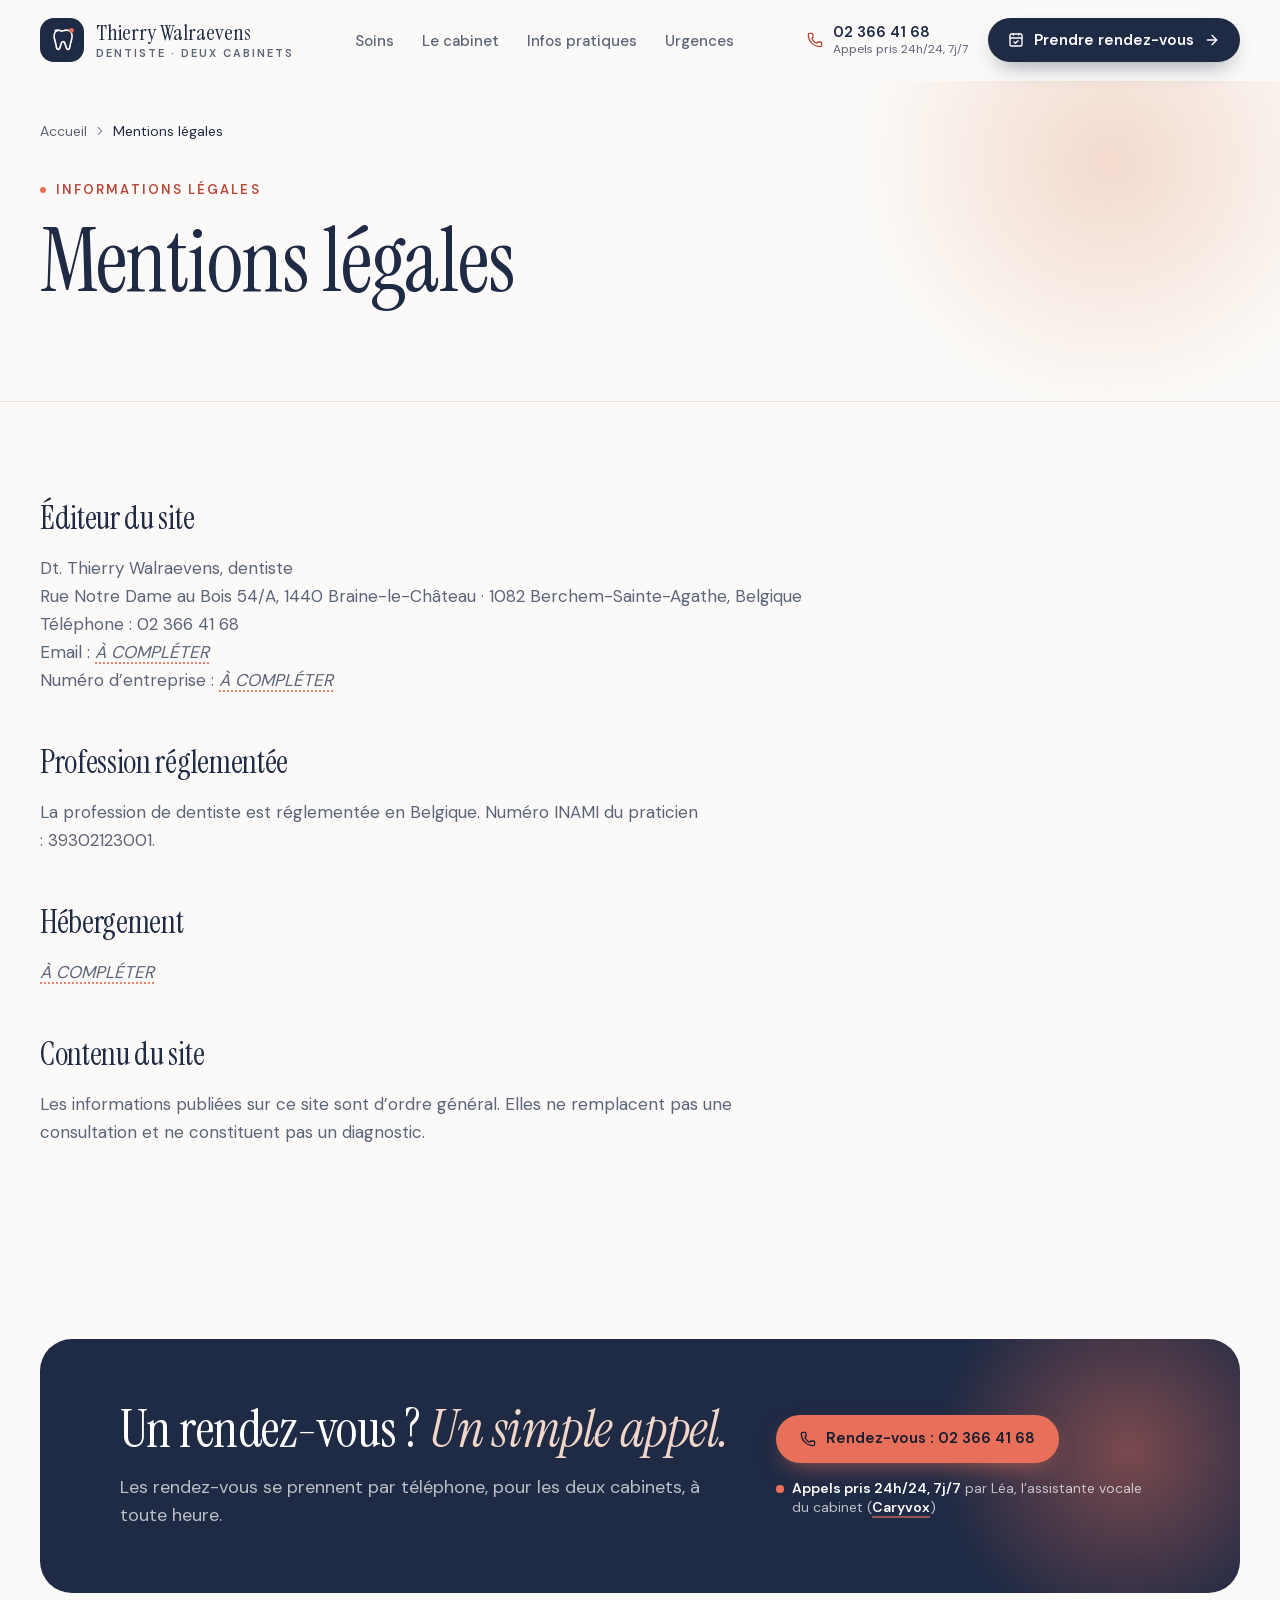
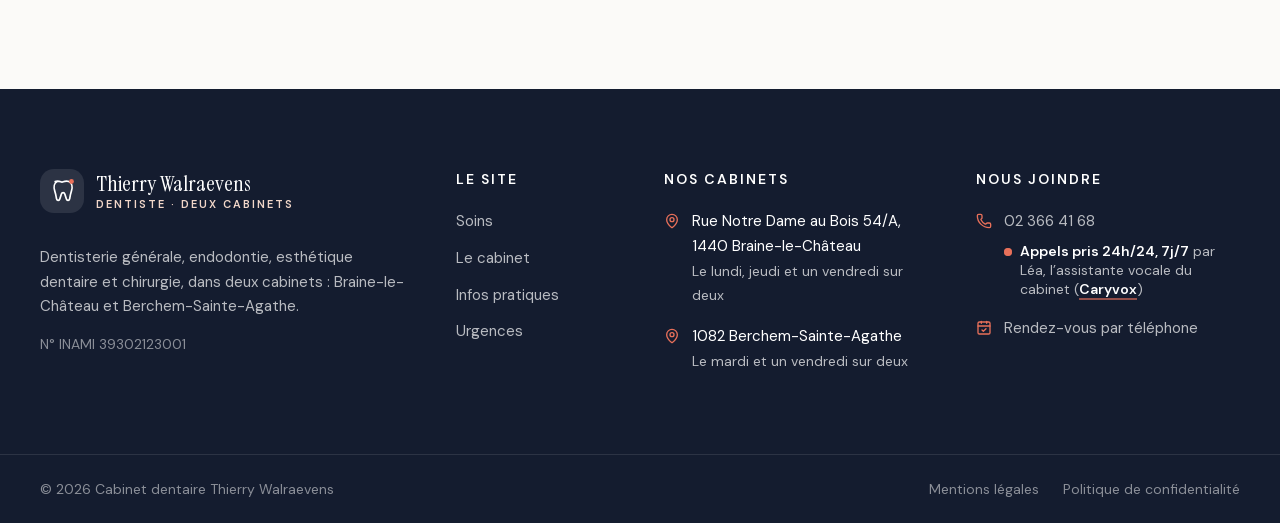
<file: mentions-legales/index.html>
<!DOCTYPE html><!--TaF7ROwWzqs8KJDsYsOEN--><html lang="fr-BE" class="__variable_ae301a __variable_231f96"><head><meta charSet="utf-8"/><meta name="viewport" content="width=device-width, initial-scale=1"/><link rel="stylesheet" href="/_next/static/css/a73aea4ac5dca2e2.css" data-precedence="next"/><link rel="preload" as="script" fetchPriority="low" href="/_next/static/chunks/webpack-25f38204bc679592.js"/><script src="/_next/static/chunks/4bd1b696-c023c6e3521b1417.js" async=""></script><script src="/_next/static/chunks/255-566af14aff71e752.js" async=""></script><script src="/_next/static/chunks/main-app-78d97796293f4056.js" async=""></script><script src="/_next/static/chunks/690-0809685d439d04f0.js" async=""></script><script src="/_next/static/chunks/app/layout-f9aadb8992a78633.js" async=""></script><script src="/_next/static/chunks/app/mentions-legales/page-15a07714ae0264d1.js" async=""></script><meta name="theme-color" content="#fbfaf8"/><meta name="color-scheme" content="light"/><title>Mentions légales | Dt. Thierry Walraevens</title><meta name="description" content="Mentions légales du site du Dt. Thierry Walraevens, dentiste à Braine-le-Château et à Berchem-Sainte-Agathe."/><meta name="application-name" content="Cabinet dentaire Thierry Walraevens"/><meta name="robots" content="index, follow"/><link rel="canonical" href="https://dentiste-walraevens.be/mentions-legales/"/><meta name="format-detection" content="telephone=no"/><meta property="og:title" content="Mentions légales | Dt. Thierry Walraevens"/><meta property="og:description" content="Mentions légales du site du Dt. Thierry Walraevens, dentiste à Braine-le-Château et à Berchem-Sainte-Agathe."/><meta property="og:url" content="https://dentiste-walraevens.be/mentions-legales/"/><meta property="og:site_name" content="Cabinet dentaire Thierry Walraevens"/><meta property="og:locale" content="fr_BE"/><meta property="og:type" content="website"/><meta name="twitter:card" content="summary_large_image"/><meta name="twitter:title" content="Mentions légales | Dt. Thierry Walraevens"/><meta name="twitter:description" content="Mentions légales du site du Dt. Thierry Walraevens, dentiste à Braine-le-Château et à Berchem-Sainte-Agathe."/><link rel="icon" href="/icon.svg?d20a1e23008a509c" type="image/svg+xml" sizes="any"/><script src="/_next/static/chunks/polyfills-42372ed130431b0a.js" noModule=""></script></head><body><div hidden=""><!--$--><!--/$--></div><script type="application/ld+json">{"@context":"https://schema.org","@graph":[{"@type":"Person","@id":"https://dentiste-walraevens.be/#praticien","name":"Thierry Walraevens","jobTitle":"Dentiste","identifier":{"@type":"PropertyValue","propertyID":"INAMI","value":"39302123001"},"knowsLanguage":["Français","Nederlands","English"]},{"@type":"Dentist","@id":"https://dentiste-walraevens.be/#braine-le-chateau","name":"Cabinet dentaire Thierry Walraevens · Braine-le-Château","description":"Dentisterie générale, endodontie, esthétique dentaire et chirurgie, dans deux cabinets : Braine-le-Château et Berchem-Sainte-Agathe.","url":"https://dentiste-walraevens.be/","image":"https://dentiste-walraevens.be/opengraph-image.png","telephone":"+32 2 366 41 68","address":{"@type":"PostalAddress","streetAddress":"Rue Notre Dame au Bois 54/A","postalCode":"1440","addressLocality":"Braine-le-Château","addressCountry":"BE"},"openingHoursSpecification":[{"@type":"OpeningHoursSpecification","dayOfWeek":"https://schema.org/Monday","opens":"09:00","closes":"18:30"},{"@type":"OpeningHoursSpecification","dayOfWeek":"https://schema.org/Thursday","opens":"08:30","closes":"18:30"},{"@type":"OpeningHoursSpecification","dayOfWeek":"https://schema.org/Friday","opens":"08:30","closes":"18:30","description":"une semaine sur deux"}],"knowsLanguage":["Français","Nederlands","English"],"availableService":[{"@type":"MedicalProcedure","name":"Dentisterie générale"},{"@type":"MedicalProcedure","name":"Endodontie"},{"@type":"MedicalProcedure","name":"Esthétique dentaire"},{"@type":"MedicalProcedure","name":"Chirurgie"}],"medicalSpecialty":["Dentistry","Endodontic"],"paymentAccepted":"Bancontact, Cash","currenciesAccepted":"EUR","sameAs":["https://progenda.be/calendars/walraevens-thierry-dentiste-braine-le-chateau?locale=fr"],"employee":{"@id":"https://dentiste-walraevens.be/#praticien"}},{"@type":"Dentist","@id":"https://dentiste-walraevens.be/#berchem-sainte-agathe","name":"Cabinet dentaire Thierry Walraevens · Berchem-Sainte-Agathe","description":"Dentisterie générale, endodontie, esthétique dentaire et chirurgie, dans deux cabinets : Braine-le-Château et Berchem-Sainte-Agathe.","url":"https://dentiste-walraevens.be/","image":"https://dentiste-walraevens.be/opengraph-image.png","telephone":"+32 2 366 41 68","address":{"@type":"PostalAddress","postalCode":"1082","addressLocality":"Berchem-Sainte-Agathe","addressCountry":"BE"},"openingHoursSpecification":[{"@type":"OpeningHoursSpecification","dayOfWeek":"https://schema.org/Tuesday","opens":"09:00","closes":"18:30"},{"@type":"OpeningHoursSpecification","dayOfWeek":"https://schema.org/Friday","opens":"09:00","closes":"18:30","description":"une semaine sur deux"}],"knowsLanguage":["Français","Nederlands","English"],"availableService":[{"@type":"MedicalProcedure","name":"Dentisterie générale"},{"@type":"MedicalProcedure","name":"Endodontie"},{"@type":"MedicalProcedure","name":"Esthétique dentaire"},{"@type":"MedicalProcedure","name":"Chirurgie"}],"medicalSpecialty":["Dentistry","Endodontic"],"paymentAccepted":"Bancontact, Cash","currenciesAccepted":"EUR","sameAs":["https://progenda.be/calendars/thierry-walraevens-dentiste-berchem-sainte-agathe?locale=fr"],"employee":{"@id":"https://dentiste-walraevens.be/#praticien"}}]}</script><header class="sticky top-0 z-40 transition-[background-color,border-color] duration-300 border-b border-transparent bg-papier"><a href="#contenu" class="sr-only z-50 rounded-full bg-encre px-4 py-2 text-white focus:not-sr-only focus:absolute focus:top-3 focus:left-3">Aller au contenu</a><div class="conteneur flex h-20 items-center justify-between gap-6"><a aria-label="Dentiste Thierry Walraevens, accueil" class="rounded-xl" href="/"><span class="flex items-center gap-3"><svg viewBox="0 0 44 44" aria-hidden="true" class="size-11 shrink-0"><rect width="44" height="44" rx="14" class="fill-encre"></rect><path d="M15.2 12.5c2.3-1 4.4-.2 6.8.6 2.4-.8 4.5-1.6 6.8-.6 3.2 1.4 3.9 5.4 2.7 9.2-.9 2.8-1.4 5.3-1.8 8-.3 2-2.7 2.3-3.3.3l-1.6-5.1c-.5-1.6-2.9-1.6-3.4 0l-1.6 5.1c-.6 2-3 1.7-3.3-.3-.4-2.7-.9-5.2-1.8-8-1.2-3.8-.5-7.8 2.5-9.2Z" fill="none" stroke-width="1.7" stroke-linejoin="round" class="stroke-white"></path><circle cx="31.5" cy="12.5" r="2.4" class="fill-corail"></circle></svg><span class="flex flex-col leading-none"><span class="font-serif text-[1.375rem] text-encre">Thierry Walraevens</span><span class="mt-1 text-[0.6875rem] font-semibold tracking-[0.18em] uppercase text-gris">Dentiste<span class="hidden sm:inline"> · deux cabinets</span></span></span></span></a><nav aria-label="Navigation principale" class="hidden lg:block"><ul class="flex items-center gap-1"><li><a class="relative rounded-full px-3 py-2 text-[0.9375rem] font-medium whitespace-nowrap text-gris transition-colors hover:text-encre aria-[current=page]:text-encre" href="/soins/">Soins</a></li><li><a class="relative rounded-full px-3 py-2 text-[0.9375rem] font-medium whitespace-nowrap text-gris transition-colors hover:text-encre aria-[current=page]:text-encre" href="/le-cabinet/">Le cabinet</a></li><li><a class="relative rounded-full px-3 py-2 text-[0.9375rem] font-medium whitespace-nowrap text-gris transition-colors hover:text-encre aria-[current=page]:text-encre" href="/infos-pratiques/">Infos pratiques</a></li><li><a class="relative rounded-full px-3 py-2 text-[0.9375rem] font-medium whitespace-nowrap text-gris transition-colors hover:text-encre aria-[current=page]:text-encre" href="/urgences/">Urgences</a></li></ul></nav><div class="hidden items-center gap-2 lg:flex"><a href="tel:+3223664168" class="flex min-h-11 items-center gap-2.5 rounded-full px-3 text-encre transition-colors hover:text-corail-fonce"><svg xmlns="http://www.w3.org/2000/svg" width="24" height="24" viewBox="0 0 24 24" fill="none" stroke="currentColor" stroke-width="2" stroke-linecap="round" stroke-linejoin="round" class="lucide lucide-phone size-4 text-corail-fonce" aria-hidden="true"><path d="M13.832 16.568a1 1 0 0 0 1.213-.303l.355-.465A2 2 0 0 1 17 15h3a2 2 0 0 1 2 2v3a2 2 0 0 1-2 2A18 18 0 0 1 2 4a2 2 0 0 1 2-2h3a2 2 0 0 1 2 2v3a2 2 0 0 1-.8 1.6l-.468.351a1 1 0 0 0-.292 1.233 14 14 0 0 0 6.392 6.384"></path></svg><span class="flex flex-col leading-tight"><span class="text-[0.9375rem] font-semibold">02 366 41 68</span><span class="text-xs whitespace-nowrap text-gris">Appels pris 24h/24, 7j/7</span></span></a><a class="group inline-flex min-h-12 cursor-pointer items-center justify-center gap-2.5 whitespace-nowrap rounded-full px-6 py-3 text-[0.9375rem] font-semibold leading-none transition-[background-color,color,box-shadow,transform] duration-200 ease-doux active:translate-y-px bg-encre text-white hover:bg-encre-douce shadow-[0_10px_24px_-10px_rgb(31_42_68/0.55)] !min-h-11 !px-5" href="/rendez-vous/"><svg xmlns="http://www.w3.org/2000/svg" width="24" height="24" viewBox="0 0 24 24" fill="none" stroke="currentColor" stroke-width="2" stroke-linecap="round" stroke-linejoin="round" class="lucide lucide-calendar-check size-4" aria-hidden="true"><path d="M8 2v3"></path><path d="M16 2v3"></path><rect x="3" y="3" width="18" height="18" rx="2"></rect><path d="M3 9h18"></path><path d="m9 15 2 2 4-4"></path></svg>Prendre rendez-vous<svg xmlns="http://www.w3.org/2000/svg" width="24" height="24" viewBox="0 0 24 24" fill="none" stroke="currentColor" stroke-width="2" stroke-linecap="round" stroke-linejoin="round" class="lucide lucide-arrow-right size-4 transition-transform duration-200 group-hover:translate-x-1" aria-hidden="true"><path d="M5 12h14"></path><path d="m12 5 7 7-7 7"></path></svg></a></div><button type="button" aria-expanded="false" aria-controls="menu-mobile" class="-mr-2 flex size-12 cursor-pointer items-center justify-center rounded-full text-encre transition-colors hover:bg-lin lg:hidden"><span class="sr-only">Ouvrir le menu</span><svg xmlns="http://www.w3.org/2000/svg" width="24" height="24" viewBox="0 0 24 24" fill="none" stroke="currentColor" stroke-width="2" stroke-linecap="round" stroke-linejoin="round" class="lucide lucide-menu size-6" aria-hidden="true"><path d="M4 5h16"></path><path d="M4 12h16"></path><path d="M4 19h16"></path></svg></button></div><div id="menu-mobile" hidden="" class="h-[calc(100dvh-5rem)] overflow-y-auto border-t border-filet bg-papier lg:hidden"><nav aria-label="Navigation mobile" class="conteneur flex flex-col py-6"><ul class="divide-y divide-filet"><li><a class="flex min-h-14 items-center font-serif text-[1.75rem] text-encre aria-[current=page]:text-corail-fonce" href="/">Accueil</a></li><li><a class="flex min-h-14 items-center font-serif text-[1.75rem] text-encre aria-[current=page]:text-corail-fonce" href="/soins/">Soins</a></li><li><a class="flex min-h-14 items-center font-serif text-[1.75rem] text-encre aria-[current=page]:text-corail-fonce" href="/le-cabinet/">Le cabinet</a></li><li><a class="flex min-h-14 items-center font-serif text-[1.75rem] text-encre aria-[current=page]:text-corail-fonce" href="/infos-pratiques/">Infos pratiques</a></li><li><a class="flex min-h-14 items-center font-serif text-[1.75rem] text-encre aria-[current=page]:text-corail-fonce" href="/urgences/">Urgences</a></li></ul><div class="mt-8 grid gap-3"><a class="group inline-flex min-h-12 cursor-pointer items-center justify-center gap-2.5 whitespace-nowrap rounded-full px-6 py-3 text-[0.9375rem] font-semibold leading-none transition-[background-color,color,box-shadow,transform] duration-200 ease-doux active:translate-y-px bg-corail text-encre-profond hover:bg-[#ef8672] shadow-[0_10px_24px_-10px_rgb(232_112_90/0.7)] " href="/rendez-vous/"><svg xmlns="http://www.w3.org/2000/svg" width="24" height="24" viewBox="0 0 24 24" fill="none" stroke="currentColor" stroke-width="2" stroke-linecap="round" stroke-linejoin="round" class="lucide lucide-calendar-check size-4" aria-hidden="true"><path d="M8 2v3"></path><path d="M16 2v3"></path><rect x="3" y="3" width="18" height="18" rx="2"></rect><path d="M3 9h18"></path><path d="m9 15 2 2 4-4"></path></svg>Prendre rendez-vous<svg xmlns="http://www.w3.org/2000/svg" width="24" height="24" viewBox="0 0 24 24" fill="none" stroke="currentColor" stroke-width="2" stroke-linecap="round" stroke-linejoin="round" class="lucide lucide-arrow-right size-4 transition-transform duration-200 group-hover:translate-x-1" aria-hidden="true"><path d="M5 12h14"></path><path d="m12 5 7 7-7 7"></path></svg></a><a href="tel:+3223664168" class="group inline-flex min-h-12 cursor-pointer items-center justify-center gap-2.5 whitespace-nowrap rounded-full px-6 py-3 text-[0.9375rem] font-semibold leading-none transition-[background-color,color,box-shadow,transform] duration-200 ease-doux active:translate-y-px bg-white text-encre ring-1 ring-filet hover:ring-encre/30 "><svg xmlns="http://www.w3.org/2000/svg" width="24" height="24" viewBox="0 0 24 24" fill="none" stroke="currentColor" stroke-width="2" stroke-linecap="round" stroke-linejoin="round" class="lucide lucide-phone size-4" aria-hidden="true"><path d="M13.832 16.568a1 1 0 0 0 1.213-.303l.355-.465A2 2 0 0 1 17 15h3a2 2 0 0 1 2 2v3a2 2 0 0 1-2 2A18 18 0 0 1 2 4a2 2 0 0 1 2-2h3a2 2 0 0 1 2 2v3a2 2 0 0 1-.8 1.6l-.468.351a1 1 0 0 0-.292 1.233 14 14 0 0 0 6.392 6.384"></path></svg>02 366 41 68</a><p class="flex items-start gap-2 text-sm leading-snug text-gris mt-1 justify-center text-center"><span aria-hidden="true" class="relative mt-1.5 flex size-2 shrink-0"><span class="absolute inline-flex h-full w-full rounded-full bg-corail/60 motion-safe:animate-ping"></span><span class="relative inline-flex size-2 rounded-full bg-corail"></span></span><span><strong class="font-semibold text-encre">Appels pris 24h/24, 7j/7</strong> par<!-- --> <!-- -->Léa, l’assistante vocale du cabinet<!-- --> (<a href="https://caryvox.ai" target="_blank" rel="noopener" class="font-semibold underline decoration-2 underline-offset-4 text-encre decoration-corail/50 hover:decoration-corail">Caryvox<span class="sr-only"> (nouvel onglet)</span></a>)</span></p></div></nav></div></header><main id="contenu" tabindex="-1" class="outline-none"><section class="relative isolate overflow-hidden border-b border-filet"><div aria-hidden="true" class="absolute -top-48 right-[-8%] -z-10 size-[34rem] rounded-full bg-[radial-gradient(circle,rgb(242_215_201/0.9),transparent_65%)]"></div><div class="conteneur pt-8 pb-16 sm:pt-10 sm:pb-24"><script type="application/ld+json">{"@context":"https://schema.org","@type":"BreadcrumbList","itemListElement":[{"@type":"ListItem","position":1,"name":"Accueil","item":"https://dentiste-walraevens.be/"},{"@type":"ListItem","position":2,"name":"Mentions légales","item":"https://dentiste-walraevens.be/mentions-legales/"}]}</script><nav aria-label="Fil d’Ariane" class="mb-8"><ol class="flex flex-wrap items-center gap-1.5 text-sm text-gris"><li class="flex items-center gap-1.5"><a class="transition-colors hover:text-corail-fonce" href="/">Accueil</a></li><li class="flex items-center gap-1.5"><svg xmlns="http://www.w3.org/2000/svg" width="24" height="24" viewBox="0 0 24 24" fill="none" stroke="currentColor" stroke-width="2" stroke-linecap="round" stroke-linejoin="round" class="lucide lucide-chevron-right size-3.5 text-brume" aria-hidden="true"><path d="m9 18 6-6-6-6"></path></svg><span aria-current="page" class="text-encre">Mentions légales</span></li></ol></nav><p class="surtitre">Informations légales</p><h1 class="mt-4 max-w-4xl text-[3rem] leading-[1] sm:text-7xl lg:text-[5.5rem]">Mentions légales</h1></div></section><div class="conteneur py-16 sm:py-24"><div class="max-w-3xl space-y-12 [&amp;_h2]:text-[2rem] [&amp;_h2]:leading-tight [&amp;_p]:mt-4 [&amp;_p]:text-gris"><section><h2>Éditeur du site</h2><p>Dt. Thierry Walraevens<!-- -->, dentiste<br/>Rue Notre Dame au Bois 54/A, 1440 Braine-le-Château · 1082 Berchem-Sainte-Agathe<!-- -->, Belgique<br/>Téléphone : <!-- -->02 366 41 68<br/>Email : <span class="a-completer" title="Information à renseigner dans lib/content.ts">À COMPLÉTER</span><br/>Numéro d’entreprise : <span class="a-completer" title="Information à renseigner dans lib/content.ts">À COMPLÉTER</span></p></section><section><h2>Profession réglementée</h2><p>La profession de dentiste est réglementée en Belgique. Numéro INAMI du praticien : <!-- -->39302123001<!-- -->.</p></section><section><h2>Hébergement</h2><p><span class="a-completer" title="Information à renseigner dans lib/content.ts">À COMPLÉTER</span></p></section><section><h2>Contenu du site</h2><p>Les informations publiées sur ce site sont d’ordre général. Elles ne remplacent pas une consultation et ne constituent pas un diagnostic.</p></section></div></div><!--$--><!--/$--></main><section aria-labelledby="titre-rdv" class="conteneur py-20 sm:py-24"><div class="relative isolate overflow-hidden rounded-[var(--radius-grand)] bg-encre px-6 py-14 text-white sm:px-14 sm:py-16 lg:px-20"><div aria-hidden="true" class="absolute -top-24 -right-24 -z-10 size-[26rem] rounded-full bg-[radial-gradient(circle,rgb(232_112_90/0.45),transparent_65%)]"></div><div class="flex flex-col gap-10 lg:flex-row lg:items-center lg:justify-between"><div class="max-w-2xl"><h2 id="titre-rdv" class="text-[2.5rem] leading-[1.05] !text-white sm:text-[3.25rem]">Un rendez-vous ? <em class="text-peche">Un simple appel.</em></h2><p class="mt-4 text-lg text-white/70">Les rendez-vous se prennent par téléphone, pour les deux cabinets, à toute heure.</p></div><div class="lg:shrink-0"><a href="tel:+3223664168" class="group inline-flex min-h-12 cursor-pointer items-center justify-center gap-2.5 whitespace-nowrap rounded-full px-6 py-3 text-[0.9375rem] font-semibold leading-none transition-[background-color,color,box-shadow,transform] duration-200 ease-doux active:translate-y-px bg-corail text-encre-profond hover:bg-[#ef8672] shadow-[0_10px_24px_-10px_rgb(232_112_90/0.7)] "><svg xmlns="http://www.w3.org/2000/svg" width="24" height="24" viewBox="0 0 24 24" fill="none" stroke="currentColor" stroke-width="2" stroke-linecap="round" stroke-linejoin="round" class="lucide lucide-phone size-4" aria-hidden="true"><path d="M13.832 16.568a1 1 0 0 0 1.213-.303l.355-.465A2 2 0 0 1 17 15h3a2 2 0 0 1 2 2v3a2 2 0 0 1-2 2A18 18 0 0 1 2 4a2 2 0 0 1 2-2h3a2 2 0 0 1 2 2v3a2 2 0 0 1-.8 1.6l-.468.351a1 1 0 0 0-.292 1.233 14 14 0 0 0 6.392 6.384"></path></svg>Rendez-vous : <!-- -->02 366 41 68</a><p class="flex items-start gap-2 text-sm leading-snug text-white/70 mt-4 max-w-sm"><span aria-hidden="true" class="relative mt-1.5 flex size-2 shrink-0"><span class="absolute inline-flex h-full w-full rounded-full bg-corail/60 motion-safe:animate-ping"></span><span class="relative inline-flex size-2 rounded-full bg-corail"></span></span><span><strong class="font-semibold text-white">Appels pris 24h/24, 7j/7</strong> par<!-- --> <!-- -->Léa, l’assistante vocale du cabinet<!-- --> (<a href="https://caryvox.ai" target="_blank" rel="noopener" class="font-semibold underline decoration-2 underline-offset-4 text-white decoration-corail/60 hover:decoration-corail">Caryvox<span class="sr-only"> (nouvel onglet)</span></a>)</span></p></div></div></div></section><footer class="bg-encre-profond pb-28 text-white/70 lg:pb-0"><div class="conteneur grid gap-12 py-16 sm:grid-cols-2 lg:grid-cols-12 lg:py-20"><div class="lg:col-span-4"><a aria-label="Accueil" class="inline-block rounded-xl" href="/"><span class="flex items-center gap-3"><svg viewBox="0 0 44 44" aria-hidden="true" class="size-11 shrink-0"><rect width="44" height="44" rx="14" class="fill-white/10"></rect><path d="M15.2 12.5c2.3-1 4.4-.2 6.8.6 2.4-.8 4.5-1.6 6.8-.6 3.2 1.4 3.9 5.4 2.7 9.2-.9 2.8-1.4 5.3-1.8 8-.3 2-2.7 2.3-3.3.3l-1.6-5.1c-.5-1.6-2.9-1.6-3.4 0l-1.6 5.1c-.6 2-3 1.7-3.3-.3-.4-2.7-.9-5.2-1.8-8-1.2-3.8-.5-7.8 2.5-9.2Z" fill="none" stroke-width="1.7" stroke-linejoin="round" class="stroke-white"></path><circle cx="31.5" cy="12.5" r="2.4" class="fill-corail"></circle></svg><span class="flex flex-col leading-none"><span class="font-serif text-[1.375rem] text-white">Thierry Walraevens</span><span class="mt-1 text-[0.6875rem] font-semibold tracking-[0.18em] uppercase text-peche">Dentiste<span class="hidden sm:inline"> · deux cabinets</span></span></span></span></a><p class="mt-6 max-w-sm text-[0.9375rem] leading-relaxed">Dentisterie générale, endodontie, esthétique dentaire et chirurgie, dans deux cabinets : Braine-le-Château et Berchem-Sainte-Agathe.</p><p class="mt-4 text-sm text-white/50">N° INAMI <!-- -->39302123001</p></div><nav aria-label="Pied de page" class="lg:col-span-2"><p class="text-sm font-semibold tracking-[0.14em] text-white uppercase">Le site</p><ul class="mt-5 space-y-3 text-[0.9375rem]"><li><a class="transition-colors hover:text-white" href="/soins/">Soins</a></li><li><a class="transition-colors hover:text-white" href="/le-cabinet/">Le cabinet</a></li><li><a class="transition-colors hover:text-white" href="/infos-pratiques/">Infos pratiques</a></li><li><a class="transition-colors hover:text-white" href="/urgences/">Urgences</a></li></ul></nav><div class="lg:col-span-3"><p class="text-sm font-semibold tracking-[0.14em] text-white uppercase">Nos cabinets</p><ul class="mt-5 space-y-4 text-[0.9375rem]"><li class="flex gap-3"><svg xmlns="http://www.w3.org/2000/svg" width="24" height="24" viewBox="0 0 24 24" fill="none" stroke="currentColor" stroke-width="2" stroke-linecap="round" stroke-linejoin="round" class="lucide lucide-map-pin mt-1 size-4 shrink-0 text-corail" aria-hidden="true"><path d="M20 10c0 4.993-5.539 10.193-7.399 11.799a1 1 0 0 1-1.202 0C9.539 20.193 4 14.993 4 10a8 8 0 0 1 16 0"></path><circle cx="12" cy="10" r="3"></circle></svg><span><span class="block text-white">Rue Notre Dame au Bois 54/A, 1440 Braine-le-Château</span><span class="text-sm">Le <!-- -->lundi, jeudi et un vendredi sur deux</span></span></li><li class="flex gap-3"><svg xmlns="http://www.w3.org/2000/svg" width="24" height="24" viewBox="0 0 24 24" fill="none" stroke="currentColor" stroke-width="2" stroke-linecap="round" stroke-linejoin="round" class="lucide lucide-map-pin mt-1 size-4 shrink-0 text-corail" aria-hidden="true"><path d="M20 10c0 4.993-5.539 10.193-7.399 11.799a1 1 0 0 1-1.202 0C9.539 20.193 4 14.993 4 10a8 8 0 0 1 16 0"></path><circle cx="12" cy="10" r="3"></circle></svg><span><span class="block text-white">1082 Berchem-Sainte-Agathe</span><span class="text-sm">Le <!-- -->mardi et un vendredi sur deux</span></span></li></ul></div><div class="lg:col-span-3"><p class="text-sm font-semibold tracking-[0.14em] text-white uppercase">Nous joindre</p><ul class="mt-5 space-y-4 text-[0.9375rem]"><li class="flex gap-3"><svg xmlns="http://www.w3.org/2000/svg" width="24" height="24" viewBox="0 0 24 24" fill="none" stroke="currentColor" stroke-width="2" stroke-linecap="round" stroke-linejoin="round" class="lucide lucide-phone mt-1 size-4 shrink-0 text-corail" aria-hidden="true"><path d="M13.832 16.568a1 1 0 0 0 1.213-.303l.355-.465A2 2 0 0 1 17 15h3a2 2 0 0 1 2 2v3a2 2 0 0 1-2 2A18 18 0 0 1 2 4a2 2 0 0 1 2-2h3a2 2 0 0 1 2 2v3a2 2 0 0 1-.8 1.6l-.468.351a1 1 0 0 0-.292 1.233 14 14 0 0 0 6.392 6.384"></path></svg><span><a href="tel:+3223664168" class="transition-colors hover:text-white">02 366 41 68</a><p class="flex items-start gap-2 text-sm leading-snug text-white/70 mt-2"><span aria-hidden="true" class="relative mt-1.5 flex size-2 shrink-0"><span class="absolute inline-flex h-full w-full rounded-full bg-corail/60 motion-safe:animate-ping"></span><span class="relative inline-flex size-2 rounded-full bg-corail"></span></span><span><strong class="font-semibold text-white">Appels pris 24h/24, 7j/7</strong> par<!-- --> <!-- -->Léa, l’assistante vocale du cabinet<!-- --> (<a href="https://caryvox.ai" target="_blank" rel="noopener" class="font-semibold underline decoration-2 underline-offset-4 text-white decoration-corail/60 hover:decoration-corail">Caryvox<span class="sr-only"> (nouvel onglet)</span></a>)</span></p></span></li><li class="flex gap-3"><svg xmlns="http://www.w3.org/2000/svg" width="24" height="24" viewBox="0 0 24 24" fill="none" stroke="currentColor" stroke-width="2" stroke-linecap="round" stroke-linejoin="round" class="lucide lucide-calendar-check mt-1 size-4 shrink-0 text-corail" aria-hidden="true"><path d="M8 2v3"></path><path d="M16 2v3"></path><rect x="3" y="3" width="18" height="18" rx="2"></rect><path d="M3 9h18"></path><path d="m9 15 2 2 4-4"></path></svg><a class="transition-colors hover:text-white" href="/rendez-vous/">Rendez-vous par téléphone</a></li></ul></div></div><div class="border-t border-white/10"><div class="conteneur flex flex-col gap-4 py-6 text-sm text-white/50 sm:flex-row sm:items-center sm:justify-between"><p>© <!-- -->2026<!-- --> <!-- -->Cabinet dentaire Thierry Walraevens</p><ul class="flex flex-wrap gap-x-6 gap-y-2"><li><a class="transition-colors hover:text-white" href="/mentions-legales/">Mentions légales</a></li><li><a class="transition-colors hover:text-white" href="/politique-de-confidentialite/">Politique de confidentialité</a></li></ul></div></div></footer><div class="fixed inset-x-0 bottom-0 z-30 border-t border-filet bg-papier/90 px-4 pt-3 pb-[max(0.75rem,env(safe-area-inset-bottom))] backdrop-blur-xl lg:hidden"><a href="tel:+3223664168" class="mx-auto flex min-h-12 max-w-md items-center justify-center gap-2 rounded-full bg-encre px-4 text-[0.9375rem] font-semibold whitespace-nowrap text-white"><svg xmlns="http://www.w3.org/2000/svg" width="24" height="24" viewBox="0 0 24 24" fill="none" stroke="currentColor" stroke-width="2" stroke-linecap="round" stroke-linejoin="round" class="lucide lucide-phone size-4 text-corail" aria-hidden="true"><path d="M13.832 16.568a1 1 0 0 0 1.213-.303l.355-.465A2 2 0 0 1 17 15h3a2 2 0 0 1 2 2v3a2 2 0 0 1-2 2A18 18 0 0 1 2 4a2 2 0 0 1 2-2h3a2 2 0 0 1 2 2v3a2 2 0 0 1-.8 1.6l-.468.351a1 1 0 0 0-.292 1.233 14 14 0 0 0 6.392 6.384"></path></svg>Appeler pour un rendez-vous</a></div><script src="/_next/static/chunks/webpack-25f38204bc679592.js" id="_R_" async=""></script><script>(self.__next_f=self.__next_f||[]).push([0])</script><script>self.__next_f.push([1,"1:\"$Sreact.fragment\"\nb:I[7150,[],\"\"]\n:HL[\"/_next/static/css/a73aea4ac5dca2e2.css\",\"style\"]\n2:Tcc4,"])</script><script>self.__next_f.push([1,"{\"@context\":\"https://schema.org\",\"@graph\":[{\"@type\":\"Person\",\"@id\":\"https://dentiste-walraevens.be/#praticien\",\"name\":\"Thierry Walraevens\",\"jobTitle\":\"Dentiste\",\"identifier\":{\"@type\":\"PropertyValue\",\"propertyID\":\"INAMI\",\"value\":\"39302123001\"},\"knowsLanguage\":[\"Français\",\"Nederlands\",\"English\"]},{\"@type\":\"Dentist\",\"@id\":\"https://dentiste-walraevens.be/#braine-le-chateau\",\"name\":\"Cabinet dentaire Thierry Walraevens · Braine-le-Château\",\"description\":\"Dentisterie générale, endodontie, esthétique dentaire et chirurgie, dans deux cabinets : Braine-le-Château et Berchem-Sainte-Agathe.\",\"url\":\"https://dentiste-walraevens.be/\",\"image\":\"https://dentiste-walraevens.be/opengraph-image.png\",\"telephone\":\"+32 2 366 41 68\",\"address\":{\"@type\":\"PostalAddress\",\"streetAddress\":\"Rue Notre Dame au Bois 54/A\",\"postalCode\":\"1440\",\"addressLocality\":\"Braine-le-Château\",\"addressCountry\":\"BE\"},\"openingHoursSpecification\":[{\"@type\":\"OpeningHoursSpecification\",\"dayOfWeek\":\"https://schema.org/Monday\",\"opens\":\"09:00\",\"closes\":\"18:30\"},{\"@type\":\"OpeningHoursSpecification\",\"dayOfWeek\":\"https://schema.org/Thursday\",\"opens\":\"08:30\",\"closes\":\"18:30\"},{\"@type\":\"OpeningHoursSpecification\",\"dayOfWeek\":\"https://schema.org/Friday\",\"opens\":\"08:30\",\"closes\":\"18:30\",\"description\":\"une semaine sur deux\"}],\"knowsLanguage\":[\"Français\",\"Nederlands\",\"English\"],\"availableService\":[{\"@type\":\"MedicalProcedure\",\"name\":\"Dentisterie générale\"},{\"@type\":\"MedicalProcedure\",\"name\":\"Endodontie\"},{\"@type\":\"MedicalProcedure\",\"name\":\"Esthétique dentaire\"},{\"@type\":\"MedicalProcedure\",\"name\":\"Chirurgie\"}],\"medicalSpecialty\":[\"Dentistry\",\"Endodontic\"],\"paymentAccepted\":\"Bancontact, Cash\",\"currenciesAccepted\":\"EUR\",\"sameAs\":[\"https://progenda.be/calendars/walraevens-thierry-dentiste-braine-le-chateau?locale=fr\"],\"employee\":{\"@id\":\"https://dentiste-walraevens.be/#praticien\"}},{\"@type\":\"Dentist\",\"@id\":\"https://dentiste-walraevens.be/#berchem-sainte-agathe\",\"name\":\"Cabinet dentaire Thierry Walraevens · Berchem-Sainte-Agathe\",\"description\":\"Dentisterie générale, endodontie, esthétique dentaire et chirurgie, dans deux cabinets : Braine-le-Château et Berchem-Sainte-Agathe.\",\"url\":\"https://dentiste-walraevens.be/\",\"image\":\"https://dentiste-walraevens.be/opengraph-image.png\",\"telephone\":\"+32 2 366 41 68\",\"address\":{\"@type\":\"PostalAddress\",\"postalCode\":\"1082\",\"addressLocality\":\"Berchem-Sainte-Agathe\",\"addressCountry\":\"BE\"},\"openingHoursSpecification\":[{\"@type\":\"OpeningHoursSpecification\",\"dayOfWeek\":\"https://schema.org/Tuesday\",\"opens\":\"09:00\",\"closes\":\"18:30\"},{\"@type\":\"OpeningHoursSpecification\",\"dayOfWeek\":\"https://schema.org/Friday\",\"opens\":\"09:00\",\"closes\":\"18:30\",\"description\":\"une semaine sur deux\"}],\"knowsLanguage\":[\"Français\",\"Nederlands\",\"English\"],\"availableService\":[{\"@type\":\"MedicalProcedure\",\"name\":\"Dentisterie générale\"},{\"@type\":\"MedicalProcedure\",\"name\":\"Endodontie\"},{\"@type\":\"MedicalProcedure\",\"name\":\"Esthétique dentaire\"},{\"@type\":\"MedicalProcedure\",\"name\":\"Chirurgie\"}],\"medicalSpecialty\":[\"Dentistry\",\"Endodontic\"],\"paymentAccepted\":\"Bancontact, Cash\",\"currenciesAccepted\":\"EUR\",\"sameAs\":[\"https://progenda.be/calendars/thierry-walraevens-dentiste-berchem-sainte-agathe?locale=fr\"],\"employee\":{\"@id\":\"https://dentiste-walraevens.be/#praticien\"}}]}"])</script><script>self.__next_f.push([1,"0:{\"P\":null,\"b\":\"TaF7ROwWzqs8KJDsYsOEN\",\"p\":\"\",\"c\":[\"\",\"mentions-legales\",\"\"],\"i\":false,\"f\":[[[\"\",{\"children\":[\"mentions-legales\",{\"children\":[\"__PAGE__\",{}]}]},\"$undefined\",\"$undefined\",true],[\"\",[\"$\",\"$1\",\"c\",{\"children\":[[[\"$\",\"link\",\"0\",{\"rel\":\"stylesheet\",\"href\":\"/_next/static/css/a73aea4ac5dca2e2.css\",\"precedence\":\"next\",\"crossOrigin\":\"$undefined\",\"nonce\":\"$undefined\"}]],[\"$\",\"html\",null,{\"lang\":\"fr-BE\",\"className\":\"__variable_ae301a __variable_231f96\",\"children\":[\"$\",\"body\",null,{\"children\":[[\"$\",\"script\",null,{\"type\":\"application/ld+json\",\"dangerouslySetInnerHTML\":{\"__html\":\"$2\"}}],false,\"$L3\",\"$L4\",\"$L5\",\"$L6\",\"$L7\"]}]}]]}],{\"children\":[\"mentions-legales\",\"$L8\",{\"children\":[\"__PAGE__\",\"$L9\",{},null,false]},null,false]},null,false],\"$La\",false]],\"m\":\"$undefined\",\"G\":[\"$b\",[]],\"s\":false,\"S\":true}\n"])</script><script>self.__next_f.push([1,"c:I[1215,[\"690\",\"static/chunks/690-0809685d439d04f0.js\",\"177\",\"static/chunks/app/layout-f9aadb8992a78633.js\"],\"EnTete\"]\nd:I[9766,[],\"\"]\ne:I[8924,[],\"\"]\nf:I[2619,[\"690\",\"static/chunks/690-0809685d439d04f0.js\",\"648\",\"static/chunks/app/mentions-legales/page-15a07714ae0264d1.js\"],\"\"]\n10:I[3352,[\"690\",\"static/chunks/690-0809685d439d04f0.js\",\"648\",\"static/chunks/app/mentions-legales/page-15a07714ae0264d1.js\"],\"default\"]\n14:I[4431,[],\"OutletBoundary\"]\n16:I[5278,[],\"AsyncMetadataOutlet\"]\n18:I[4431,[],\"ViewportBoundary\"]\n1a:I[4431,[],\"MetadataBoundary\"]\n1b:\"$Sreact.suspense\"\n3:[\"$\",\"$Lc\",null,{}]\n"])</script><script>self.__next_f.push([1,"4:[\"$\",\"main\",null,{\"id\":\"contenu\",\"tabIndex\":-1,\"className\":\"outline-none\",\"children\":[\"$\",\"$Ld\",null,{\"parallelRouterKey\":\"children\",\"error\":\"$undefined\",\"errorStyles\":\"$undefined\",\"errorScripts\":\"$undefined\",\"template\":[\"$\",\"$Le\",null,{}],\"templateStyles\":\"$undefined\",\"templateScripts\":\"$undefined\",\"notFound\":[[\"$\",\"section\",null,{\"className\":\"relative isolate overflow-hidden border-b border-filet\",\"children\":[[\"$\",\"div\",null,{\"aria-hidden\":true,\"className\":\"absolute -top-48 right-[-8%] -z-10 size-[34rem] rounded-full bg-[radial-gradient(circle,rgb(242_215_201/0.9),transparent_65%)]\"}],[\"$\",\"div\",null,{\"className\":\"conteneur pt-8 pb-16 sm:pt-10 sm:pb-24\",\"children\":[\"$undefined\",[\"$\",\"p\",null,{\"className\":\"surtitre\",\"children\":\"Erreur 404\"}],[\"$\",\"h1\",null,{\"className\":\"mt-4 max-w-4xl text-[3rem] leading-[1] sm:text-7xl lg:text-[5.5rem]\",\"children\":\"Page introuvable\"}],[\"$\",\"p\",null,{\"className\":\"mt-6 max-w-2xl text-lg text-gris sm:text-xl\",\"children\":\"Cette adresse ne correspond à aucune page du site.\"}],[\"$\",\"div\",null,{\"className\":\"mt-10\",\"children\":[\"$\",\"$Lf\",null,{\"href\":\"/\",\"className\":\"group inline-flex min-h-12 cursor-pointer items-center justify-center gap-2.5 whitespace-nowrap rounded-full px-6 py-3 text-[0.9375rem] font-semibold leading-none transition-[background-color,color,box-shadow,transform] duration-200 ease-doux active:translate-y-px bg-encre text-white hover:bg-encre-douce shadow-[0_10px_24px_-10px_rgb(31_42_68/0.55)] \",\"children\":[null,\"Retour à l’accueil\",[\"$\",\"$L10\",null,{\"ref\":\"$undefined\",\"icon\":{\"name\":\"arrow-right\",\"size\":24,\"node\":[[\"path\",{\"d\":\"M5 12h14\",\"key\":\"1ays0h\"}],[\"path\",{\"d\":\"m12 5 7 7-7 7\",\"key\":\"xquz4c\"}]]},\"className\":\"size-4 transition-transform duration-200 group-hover:translate-x-1\",\"aria-hidden\":true}]]}]}]]}]]}],[]],\"forbidden\":\"$undefined\",\"unauthorized\":\"$undefined\"}]}]\n"])</script><script>self.__next_f.push([1,"5:[\"$\",\"section\",null,{\"aria-labelledby\":\"titre-rdv\",\"className\":\"conteneur py-20 sm:py-24\",\"children\":[\"$\",\"div\",null,{\"className\":\"relative isolate overflow-hidden rounded-[var(--radius-grand)] bg-encre px-6 py-14 text-white sm:px-14 sm:py-16 lg:px-20\",\"children\":[[\"$\",\"div\",null,{\"aria-hidden\":true,\"className\":\"absolute -top-24 -right-24 -z-10 size-[26rem] rounded-full bg-[radial-gradient(circle,rgb(232_112_90/0.45),transparent_65%)]\"}],[\"$\",\"div\",null,{\"className\":\"flex flex-col gap-10 lg:flex-row lg:items-center lg:justify-between\",\"children\":[[\"$\",\"div\",null,{\"className\":\"max-w-2xl\",\"children\":[[\"$\",\"h2\",null,{\"id\":\"titre-rdv\",\"className\":\"text-[2.5rem] leading-[1.05] !text-white sm:text-[3.25rem]\",\"children\":[\"Un rendez-vous ? \",[\"$\",\"em\",null,{\"className\":\"text-peche\",\"children\":\"Un simple appel.\"}]]}],[\"$\",\"p\",null,{\"className\":\"mt-4 text-lg text-white/70\",\"children\":\"Les rendez-vous se prennent par téléphone, pour les deux cabinets, à toute heure.\"}]]}],[\"$\",\"div\",null,{\"className\":\"lg:shrink-0\",\"children\":[[\"$\",\"a\",null,{\"href\":\"tel:+3223664168\",\"className\":\"group inline-flex min-h-12 cursor-pointer items-center justify-center gap-2.5 whitespace-nowrap rounded-full px-6 py-3 text-[0.9375rem] font-semibold leading-none transition-[background-color,color,box-shadow,transform] duration-200 ease-doux active:translate-y-px bg-corail text-encre-profond hover:bg-[#ef8672] shadow-[0_10px_24px_-10px_rgb(232_112_90/0.7)] \",\"children\":[[\"$\",\"$L10\",null,{\"ref\":\"$undefined\",\"icon\":{\"name\":\"phone\",\"size\":24,\"node\":[[\"path\",{\"d\":\"M13.832 16.568a1 1 0 0 0 1.213-.303l.355-.465A2 2 0 0 1 17 15h3a2 2 0 0 1 2 2v3a2 2 0 0 1-2 2A18 18 0 0 1 2 4a2 2 0 0 1 2-2h3a2 2 0 0 1 2 2v3a2 2 0 0 1-.8 1.6l-.468.351a1 1 0 0 0-.292 1.233 14 14 0 0 0 6.392 6.384\",\"key\":\"9njp5v\"}]]},\"className\":\"size-4\",\"aria-hidden\":true}],[\"Rendez-vous : \",\"02 366 41 68\"],false,null]}],[\"$\",\"p\",null,{\"className\":\"flex items-start gap-2 text-sm leading-snug text-white/70 mt-4 max-w-sm\",\"children\":[[\"$\",\"span\",null,{\"aria-hidden\":true,\"className\":\"relative mt-1.5 flex size-2 shrink-0\",\"children\":[[\"$\",\"span\",null,{\"className\":\"absolute inline-flex h-full w-full rounded-full bg-corail/60 motion-safe:animate-ping\"}],[\"$\",\"span\",null,{\"className\":\"relative inline-flex size-2 rounded-full bg-corail\"}]]}],[\"$\",\"span\",null,{\"children\":[[\"$\",\"strong\",null,{\"className\":\"font-semibold text-white\",\"children\":\"Appels pris 24h/24, 7j/7\"}],\" par\",\" \",\"Léa, l’assistante vocale du cabinet\",\" (\",[\"$\",\"a\",null,{\"href\":\"https://caryvox.ai\",\"target\":\"_blank\",\"rel\":\"noopener\",\"className\":\"font-semibold underline decoration-2 underline-offset-4 text-white decoration-corail/60 hover:decoration-corail\",\"children\":[\"Caryvox\",[\"$\",\"span\",null,{\"className\":\"sr-only\",\"children\":\" (nouvel onglet)\"}]]}],\")\"]}]]}]]}]]}]]}]}]\n"])</script><script>self.__next_f.push([1,"6:[\"$\",\"footer\",null,{\"className\":\"bg-encre-profond pb-28 text-white/70 lg:pb-0\",\"children\":[[\"$\",\"div\",null,{\"className\":\"conteneur grid gap-12 py-16 sm:grid-cols-2 lg:grid-cols-12 lg:py-20\",\"children\":[[\"$\",\"div\",null,{\"className\":\"lg:col-span-4\",\"children\":[[\"$\",\"$Lf\",null,{\"href\":\"/\",\"aria-label\":\"Accueil\",\"className\":\"inline-block rounded-xl\",\"children\":[\"$\",\"span\",null,{\"className\":\"flex items-center gap-3\",\"children\":[[\"$\",\"svg\",null,{\"viewBox\":\"0 0 44 44\",\"aria-hidden\":true,\"className\":\"size-11 shrink-0\",\"children\":[[\"$\",\"rect\",null,{\"width\":\"44\",\"height\":\"44\",\"rx\":\"14\",\"className\":\"fill-white/10\"}],[\"$\",\"path\",null,{\"d\":\"M15.2 12.5c2.3-1 4.4-.2 6.8.6 2.4-.8 4.5-1.6 6.8-.6 3.2 1.4 3.9 5.4 2.7 9.2-.9 2.8-1.4 5.3-1.8 8-.3 2-2.7 2.3-3.3.3l-1.6-5.1c-.5-1.6-2.9-1.6-3.4 0l-1.6 5.1c-.6 2-3 1.7-3.3-.3-.4-2.7-.9-5.2-1.8-8-1.2-3.8-.5-7.8 2.5-9.2Z\",\"fill\":\"none\",\"strokeWidth\":\"1.7\",\"strokeLinejoin\":\"round\",\"className\":\"stroke-white\"}],[\"$\",\"circle\",null,{\"cx\":\"31.5\",\"cy\":\"12.5\",\"r\":\"2.4\",\"className\":\"fill-corail\"}]]}],[\"$\",\"span\",null,{\"className\":\"flex flex-col leading-none\",\"children\":[[\"$\",\"span\",null,{\"className\":\"font-serif text-[1.375rem] text-white\",\"children\":\"Thierry Walraevens\"}],[\"$\",\"span\",null,{\"className\":\"mt-1 text-[0.6875rem] font-semibold tracking-[0.18em] uppercase text-peche\",\"children\":[\"Dentiste\",[\"$\",\"span\",null,{\"className\":\"hidden sm:inline\",\"children\":\" · deux cabinets\"}]]}]]}]]}]}],[\"$\",\"p\",null,{\"className\":\"mt-6 max-w-sm text-[0.9375rem] leading-relaxed\",\"children\":\"Dentisterie générale, endodontie, esthétique dentaire et chirurgie, dans deux cabinets : Braine-le-Château et Berchem-Sainte-Agathe.\"}],[\"$\",\"p\",null,{\"className\":\"mt-4 text-sm text-white/50\",\"children\":[\"N° INAMI \",\"39302123001\"]}]]}],[\"$\",\"nav\",null,{\"aria-label\":\"Pied de page\",\"className\":\"lg:col-span-2\",\"children\":[[\"$\",\"p\",null,{\"className\":\"text-sm font-semibold tracking-[0.14em] text-white uppercase\",\"children\":\"Le site\"}],[\"$\",\"ul\",null,{\"className\":\"mt-5 space-y-3 text-[0.9375rem]\",\"children\":[[\"$\",\"li\",\"/soins/\",{\"children\":[\"$\",\"$Lf\",null,{\"href\":\"/soins/\",\"className\":\"transition-colors hover:text-white\",\"children\":\"Soins\"}]}],[\"$\",\"li\",\"/le-cabinet/\",{\"children\":[\"$\",\"$Lf\",null,{\"href\":\"/le-cabinet/\",\"className\":\"transition-colors hover:text-white\",\"children\":\"Le cabinet\"}]}],[\"$\",\"li\",\"/infos-pratiques/\",{\"children\":[\"$\",\"$Lf\",null,{\"href\":\"/infos-pratiques/\",\"className\":\"transition-colors hover:text-white\",\"children\":\"Infos pratiques\"}]}],[\"$\",\"li\",\"/urgences/\",{\"children\":[\"$\",\"$Lf\",null,{\"href\":\"/urgences/\",\"className\":\"transition-colors hover:text-white\",\"children\":\"Urgences\"}]}]]}]]}],[\"$\",\"div\",null,{\"className\":\"lg:col-span-3\",\"children\":[[\"$\",\"p\",null,{\"className\":\"text-sm font-semibold tracking-[0.14em] text-white uppercase\",\"children\":\"Nos cabinets\"}],[\"$\",\"ul\",null,{\"className\":\"mt-5 space-y-4 text-[0.9375rem]\",\"children\":[[\"$\",\"li\",\"braine-le-chateau\",{\"className\":\"flex gap-3\",\"children\":[[\"$\",\"$L10\",null,{\"ref\":\"$undefined\",\"icon\":{\"name\":\"map-pin\",\"size\":24,\"node\":[[\"path\",{\"d\":\"M20 10c0 4.993-5.539 10.193-7.399 11.799a1 1 0 0 1-1.202 0C9.539 20.193 4 14.993 4 10a8 8 0 0 1 16 0\",\"key\":\"1r0f0z\"}],[\"circle\",{\"cx\":\"12\",\"cy\":\"10\",\"r\":\"3\",\"key\":\"ilqhr7\"}]]},\"className\":\"mt-1 size-4 shrink-0 text-corail\",\"aria-hidden\":true}],[\"$\",\"span\",null,{\"children\":[[\"$\",\"span\",null,{\"className\":\"block text-white\",\"children\":\"Rue Notre Dame au Bois 54/A, 1440 Braine-le-Château\"}],[\"$\",\"span\",null,{\"className\":\"text-sm\",\"children\":[\"Le \",\"lundi, jeudi et un vendredi sur deux\"]}]]}]]}],[\"$\",\"li\",\"berchem-sainte-agathe\",{\"className\":\"flex gap-3\",\"children\":[[\"$\",\"$L10\",null,{\"ref\":\"$undefined\",\"icon\":\"$6:props:children:0:props:children:2:props:children:1:props:children:0:props:children:0:props:icon\",\"className\":\"mt-1 size-4 shrink-0 text-corail\",\"aria-hidden\":true}],[\"$\",\"span\",null,{\"children\":[[\"$\",\"span\",null,{\"className\":\"block text-white\",\"children\":\"1082 Berchem-Sainte-Agathe\"}],[\"$\",\"span\",null,{\"className\":\"text-sm\",\"children\":[\"Le \",\"mardi et un vendredi sur deux\"]}]]}]]}]]}]]}],[\"$\",\"div\",null,{\"className\":\"lg:col-span-3\",\"children\":[[\"$\",\"p\",null,{\"className\":\"text-sm font-semibold tracking-[0.14em] text-white uppercase\",\"children\":\"Nous joindre\"}],[\"$\",\"ul\",null,{\"className\":\"mt-5 space-y-4 text-[0.9375rem]\",\"children\":[[\"$\",\"li\",null,{\"className\":\"flex gap-3\",\"children\":[[\"$\",\"$L10\",null,{\"ref\":\"$undefined\",\"icon\":\"$5:props:children:props:children:1:props:children:1:props:children:0:props:children:0:props:icon\",\"className\":\"mt-1 size-4 shrink-0 text-corail\",\"aria-hidden\":true}],[\"$\",\"span\",null,{\"children\":[[\"$\",\"a\",null,{\"href\":\"tel:+3223664168\",\"className\":\"transition-colors hover:text-white\",\"children\":\"02 366 41 68\"}],\"$L11\"]}]]}],\"$L12\"]}]]}]]}],\"$L13\"]}]\n"])</script><script>self.__next_f.push([1,"7:[\"$\",\"div\",null,{\"className\":\"fixed inset-x-0 bottom-0 z-30 border-t border-filet bg-papier/90 px-4 pt-3 pb-[max(0.75rem,env(safe-area-inset-bottom))] backdrop-blur-xl lg:hidden\",\"children\":[\"$\",\"a\",null,{\"href\":\"tel:+3223664168\",\"className\":\"mx-auto flex min-h-12 max-w-md items-center justify-center gap-2 rounded-full bg-encre px-4 text-[0.9375rem] font-semibold whitespace-nowrap text-white\",\"children\":[[\"$\",\"$L10\",null,{\"ref\":\"$undefined\",\"icon\":\"$5:props:children:props:children:1:props:children:1:props:children:0:props:children:0:props:icon\",\"className\":\"size-4 text-corail\",\"aria-hidden\":true}],\"Appeler pour un rendez-vous\"]}]}]\n8:[\"$\",\"$1\",\"c\",{\"children\":[null,[\"$\",\"$Ld\",null,{\"parallelRouterKey\":\"children\",\"error\":\"$undefined\",\"errorStyles\":\"$undefined\",\"errorScripts\":\"$undefined\",\"template\":[\"$\",\"$Le\",null,{}],\"templateStyles\":\"$undefined\",\"templateScripts\":\"$undefined\",\"notFound\":\"$undefined\",\"forbidden\":\"$undefined\",\"unauthorized\":\"$undefined\"}]]}]\n"])</script><script>self.__next_f.push([1,"9:[\"$\",\"$1\",\"c\",{\"children\":[[[\"$\",\"section\",null,{\"className\":\"relative isolate overflow-hidden border-b border-filet\",\"children\":[[\"$\",\"div\",null,{\"aria-hidden\":true,\"className\":\"absolute -top-48 right-[-8%] -z-10 size-[34rem] rounded-full bg-[radial-gradient(circle,rgb(242_215_201/0.9),transparent_65%)]\"}],[\"$\",\"div\",null,{\"className\":\"conteneur pt-8 pb-16 sm:pt-10 sm:pb-24\",\"children\":[[[\"$\",\"script\",null,{\"type\":\"application/ld+json\",\"dangerouslySetInnerHTML\":{\"__html\":\"{\\\"@context\\\":\\\"https://schema.org\\\",\\\"@type\\\":\\\"BreadcrumbList\\\",\\\"itemListElement\\\":[{\\\"@type\\\":\\\"ListItem\\\",\\\"position\\\":1,\\\"name\\\":\\\"Accueil\\\",\\\"item\\\":\\\"https://dentiste-walraevens.be/\\\"},{\\\"@type\\\":\\\"ListItem\\\",\\\"position\\\":2,\\\"name\\\":\\\"Mentions légales\\\",\\\"item\\\":\\\"https://dentiste-walraevens.be/mentions-legales/\\\"}]}\"}}],[\"$\",\"nav\",null,{\"aria-label\":\"Fil d’Ariane\",\"className\":\"mb-8\",\"children\":[\"$\",\"ol\",null,{\"className\":\"flex flex-wrap items-center gap-1.5 text-sm text-gris\",\"children\":[[\"$\",\"li\",\"/\",{\"className\":\"flex items-center gap-1.5\",\"children\":[false,[\"$\",\"$Lf\",null,{\"href\":\"/\",\"className\":\"transition-colors hover:text-corail-fonce\",\"children\":\"Accueil\"}]]}],[\"$\",\"li\",\"/mentions-legales/\",{\"className\":\"flex items-center gap-1.5\",\"children\":[[\"$\",\"$L10\",null,{\"ref\":\"$undefined\",\"icon\":{\"name\":\"chevron-right\",\"size\":24,\"node\":[[\"path\",{\"d\":\"m9 18 6-6-6-6\",\"key\":\"mthhwq\"}]]},\"className\":\"size-3.5 text-brume\",\"aria-hidden\":true}],[\"$\",\"span\",null,{\"aria-current\":\"page\",\"className\":\"text-encre\",\"children\":\"Mentions légales\"}]]}]]}]}]],[\"$\",\"p\",null,{\"className\":\"surtitre\",\"children\":\"Informations légales\"}],[\"$\",\"h1\",null,{\"className\":\"mt-4 max-w-4xl text-[3rem] leading-[1] sm:text-7xl lg:text-[5.5rem]\",\"children\":\"Mentions légales\"}],\"$undefined\",\"$undefined\"]}]]}],[\"$\",\"div\",null,{\"className\":\"conteneur py-16 sm:py-24\",\"children\":[\"$\",\"div\",null,{\"className\":\"max-w-3xl space-y-12 [\u0026_h2]:text-[2rem] [\u0026_h2]:leading-tight [\u0026_p]:mt-4 [\u0026_p]:text-gris\",\"children\":[[\"$\",\"section\",null,{\"children\":[[\"$\",\"h2\",null,{\"children\":\"Éditeur du site\"}],[\"$\",\"p\",null,{\"children\":[\"Dt. Thierry Walraevens\",\", dentiste\",[\"$\",\"br\",null,{}],\"Rue Notre Dame au Bois 54/A, 1440 Braine-le-Château · 1082 Berchem-Sainte-Agathe\",\", Belgique\",[\"$\",\"br\",null,{}],\"Téléphone : \",\"02 366 41 68\",[\"$\",\"br\",null,{}],\"Email : \",[\"$\",\"span\",null,{\"className\":\"a-completer\",\"title\":\"Information à renseigner dans lib/content.ts\",\"children\":\"À COMPLÉTER\"}],[\"$\",\"br\",null,{}],\"Numéro d’entreprise : \",[\"$\",\"span\",null,{\"className\":\"a-completer\",\"title\":\"Information à renseigner dans lib/content.ts\",\"children\":\"À COMPLÉTER\"}]]}]]}],[\"$\",\"section\",null,{\"children\":[[\"$\",\"h2\",null,{\"children\":\"Profession réglementée\"}],[\"$\",\"p\",null,{\"children\":[\"La profession de dentiste est réglementée en Belgique. Numéro INAMI du praticien : \",\"39302123001\",\".\"]}]]}],[\"$\",\"section\",null,{\"children\":[[\"$\",\"h2\",null,{\"children\":\"Hébergement\"}],[\"$\",\"p\",null,{\"children\":[\"$\",\"span\",null,{\"className\":\"a-completer\",\"title\":\"Information à renseigner dans lib/content.ts\",\"children\":\"À COMPLÉTER\"}]}]]}],[\"$\",\"section\",null,{\"children\":[[\"$\",\"h2\",null,{\"children\":\"Contenu du site\"}],[\"$\",\"p\",null,{\"children\":\"Les informations publiées sur ce site sont d’ordre général. Elles ne remplacent pas une consultation et ne constituent pas un diagnostic.\"}]]}]]}]}]],null,[\"$\",\"$L14\",null,{\"children\":[\"$L15\",[\"$\",\"$L16\",null,{\"promise\":\"$@17\"}]]}]]}]\n"])</script><script>self.__next_f.push([1,"a:[\"$\",\"$1\",\"h\",{\"children\":[null,[[\"$\",\"$L18\",null,{\"children\":\"$L19\"}],null],[\"$\",\"$L1a\",null,{\"children\":[\"$\",\"div\",null,{\"hidden\":true,\"children\":[\"$\",\"$1b\",null,{\"fallback\":null,\"children\":\"$L1c\"}]}]}]]}]\n"])</script><script>self.__next_f.push([1,"11:[\"$\",\"p\",null,{\"className\":\"flex items-start gap-2 text-sm leading-snug text-white/70 mt-2\",\"children\":[[\"$\",\"span\",null,{\"aria-hidden\":true,\"className\":\"relative mt-1.5 flex size-2 shrink-0\",\"children\":[[\"$\",\"span\",null,{\"className\":\"absolute inline-flex h-full w-full rounded-full bg-corail/60 motion-safe:animate-ping\"}],[\"$\",\"span\",null,{\"className\":\"relative inline-flex size-2 rounded-full bg-corail\"}]]}],[\"$\",\"span\",null,{\"children\":[[\"$\",\"strong\",null,{\"className\":\"font-semibold text-white\",\"children\":\"Appels pris 24h/24, 7j/7\"}],\" par\",\" \",\"Léa, l’assistante vocale du cabinet\",\" (\",[\"$\",\"a\",null,{\"href\":\"https://caryvox.ai\",\"target\":\"_blank\",\"rel\":\"noopener\",\"className\":\"font-semibold underline decoration-2 underline-offset-4 text-white decoration-corail/60 hover:decoration-corail\",\"children\":[\"Caryvox\",[\"$\",\"span\",null,{\"className\":\"sr-only\",\"children\":\" (nouvel onglet)\"}]]}],\")\"]}]]}]\n"])</script><script>self.__next_f.push([1,"12:[\"$\",\"li\",null,{\"className\":\"flex gap-3\",\"children\":[[\"$\",\"$L10\",null,{\"ref\":\"$undefined\",\"icon\":{\"name\":\"calendar-check\",\"size\":24,\"node\":[[\"path\",{\"d\":\"M8 2v3\",\"key\":\"1ioesn\"}],[\"path\",{\"d\":\"M16 2v3\",\"key\":\"otl347\"}],[\"rect\",{\"x\":\"3\",\"y\":\"3\",\"width\":\"18\",\"height\":\"18\",\"rx\":\"2\",\"key\":\"h1oib\"}],[\"path\",{\"d\":\"M3 9h18\",\"key\":\"1pudct\"}],[\"path\",{\"d\":\"m9 15 2 2 4-4\",\"key\":\"1grp1n\"}]]},\"className\":\"mt-1 size-4 shrink-0 text-corail\",\"aria-hidden\":true}],[\"$\",\"$Lf\",null,{\"href\":\"/rendez-vous/\",\"className\":\"transition-colors hover:text-white\",\"children\":\"Rendez-vous par téléphone\"}]]}]\n"])</script><script>self.__next_f.push([1,"13:[\"$\",\"div\",null,{\"className\":\"border-t border-white/10\",\"children\":[\"$\",\"div\",null,{\"className\":\"conteneur flex flex-col gap-4 py-6 text-sm text-white/50 sm:flex-row sm:items-center sm:justify-between\",\"children\":[[\"$\",\"p\",null,{\"children\":[\"© \",2026,\" \",\"Cabinet dentaire Thierry Walraevens\"]}],[\"$\",\"ul\",null,{\"className\":\"flex flex-wrap gap-x-6 gap-y-2\",\"children\":[[\"$\",\"li\",\"/mentions-legales/\",{\"children\":[\"$\",\"$Lf\",null,{\"href\":\"/mentions-legales/\",\"className\":\"transition-colors hover:text-white\",\"children\":\"Mentions légales\"}]}],[\"$\",\"li\",\"/politique-de-confidentialite/\",{\"children\":[\"$\",\"$Lf\",null,{\"href\":\"/politique-de-confidentialite/\",\"className\":\"transition-colors hover:text-white\",\"children\":\"Politique de confidentialité\"}]}]]}]]}]}]\n"])</script><script>self.__next_f.push([1,"19:[[\"$\",\"meta\",\"0\",{\"charSet\":\"utf-8\"}],[\"$\",\"meta\",\"1\",{\"name\":\"viewport\",\"content\":\"width=device-width, initial-scale=1\"}],[\"$\",\"meta\",\"2\",{\"name\":\"theme-color\",\"content\":\"#fbfaf8\"}],[\"$\",\"meta\",\"3\",{\"name\":\"color-scheme\",\"content\":\"light\"}]]\n15:null\n"])</script><script>self.__next_f.push([1,"1d:I[622,[],\"IconMark\"]\n"])</script><script>self.__next_f.push([1,"17:{\"metadata\":[[\"$\",\"title\",\"0\",{\"children\":\"Mentions légales | Dt. Thierry Walraevens\"}],[\"$\",\"meta\",\"1\",{\"name\":\"description\",\"content\":\"Mentions légales du site du Dt. Thierry Walraevens, dentiste à Braine-le-Château et à Berchem-Sainte-Agathe.\"}],[\"$\",\"meta\",\"2\",{\"name\":\"application-name\",\"content\":\"Cabinet dentaire Thierry Walraevens\"}],[\"$\",\"meta\",\"3\",{\"name\":\"robots\",\"content\":\"index, follow\"}],[\"$\",\"link\",\"4\",{\"rel\":\"canonical\",\"href\":\"https://dentiste-walraevens.be/mentions-legales/\"}],[\"$\",\"meta\",\"5\",{\"name\":\"format-detection\",\"content\":\"telephone=no\"}],[\"$\",\"meta\",\"6\",{\"property\":\"og:title\",\"content\":\"Mentions légales | Dt. Thierry Walraevens\"}],[\"$\",\"meta\",\"7\",{\"property\":\"og:description\",\"content\":\"Mentions légales du site du Dt. Thierry Walraevens, dentiste à Braine-le-Château et à Berchem-Sainte-Agathe.\"}],[\"$\",\"meta\",\"8\",{\"property\":\"og:url\",\"content\":\"https://dentiste-walraevens.be/mentions-legales/\"}],[\"$\",\"meta\",\"9\",{\"property\":\"og:site_name\",\"content\":\"Cabinet dentaire Thierry Walraevens\"}],[\"$\",\"meta\",\"10\",{\"property\":\"og:locale\",\"content\":\"fr_BE\"}],[\"$\",\"meta\",\"11\",{\"property\":\"og:type\",\"content\":\"website\"}],[\"$\",\"meta\",\"12\",{\"name\":\"twitter:card\",\"content\":\"summary_large_image\"}],[\"$\",\"meta\",\"13\",{\"name\":\"twitter:title\",\"content\":\"Mentions légales | Dt. Thierry Walraevens\"}],[\"$\",\"meta\",\"14\",{\"name\":\"twitter:description\",\"content\":\"Mentions légales du site du Dt. Thierry Walraevens, dentiste à Braine-le-Château et à Berchem-Sainte-Agathe.\"}],[\"$\",\"link\",\"15\",{\"rel\":\"icon\",\"href\":\"/icon.svg?d20a1e23008a509c\",\"type\":\"image/svg+xml\",\"sizes\":\"any\"}],[\"$\",\"$L1d\",\"16\",{}]],\"error\":null,\"digest\":\"$undefined\"}\n"])</script><script>self.__next_f.push([1,"1c:\"$17:metadata\"\n"])</script></body></html>
</file>
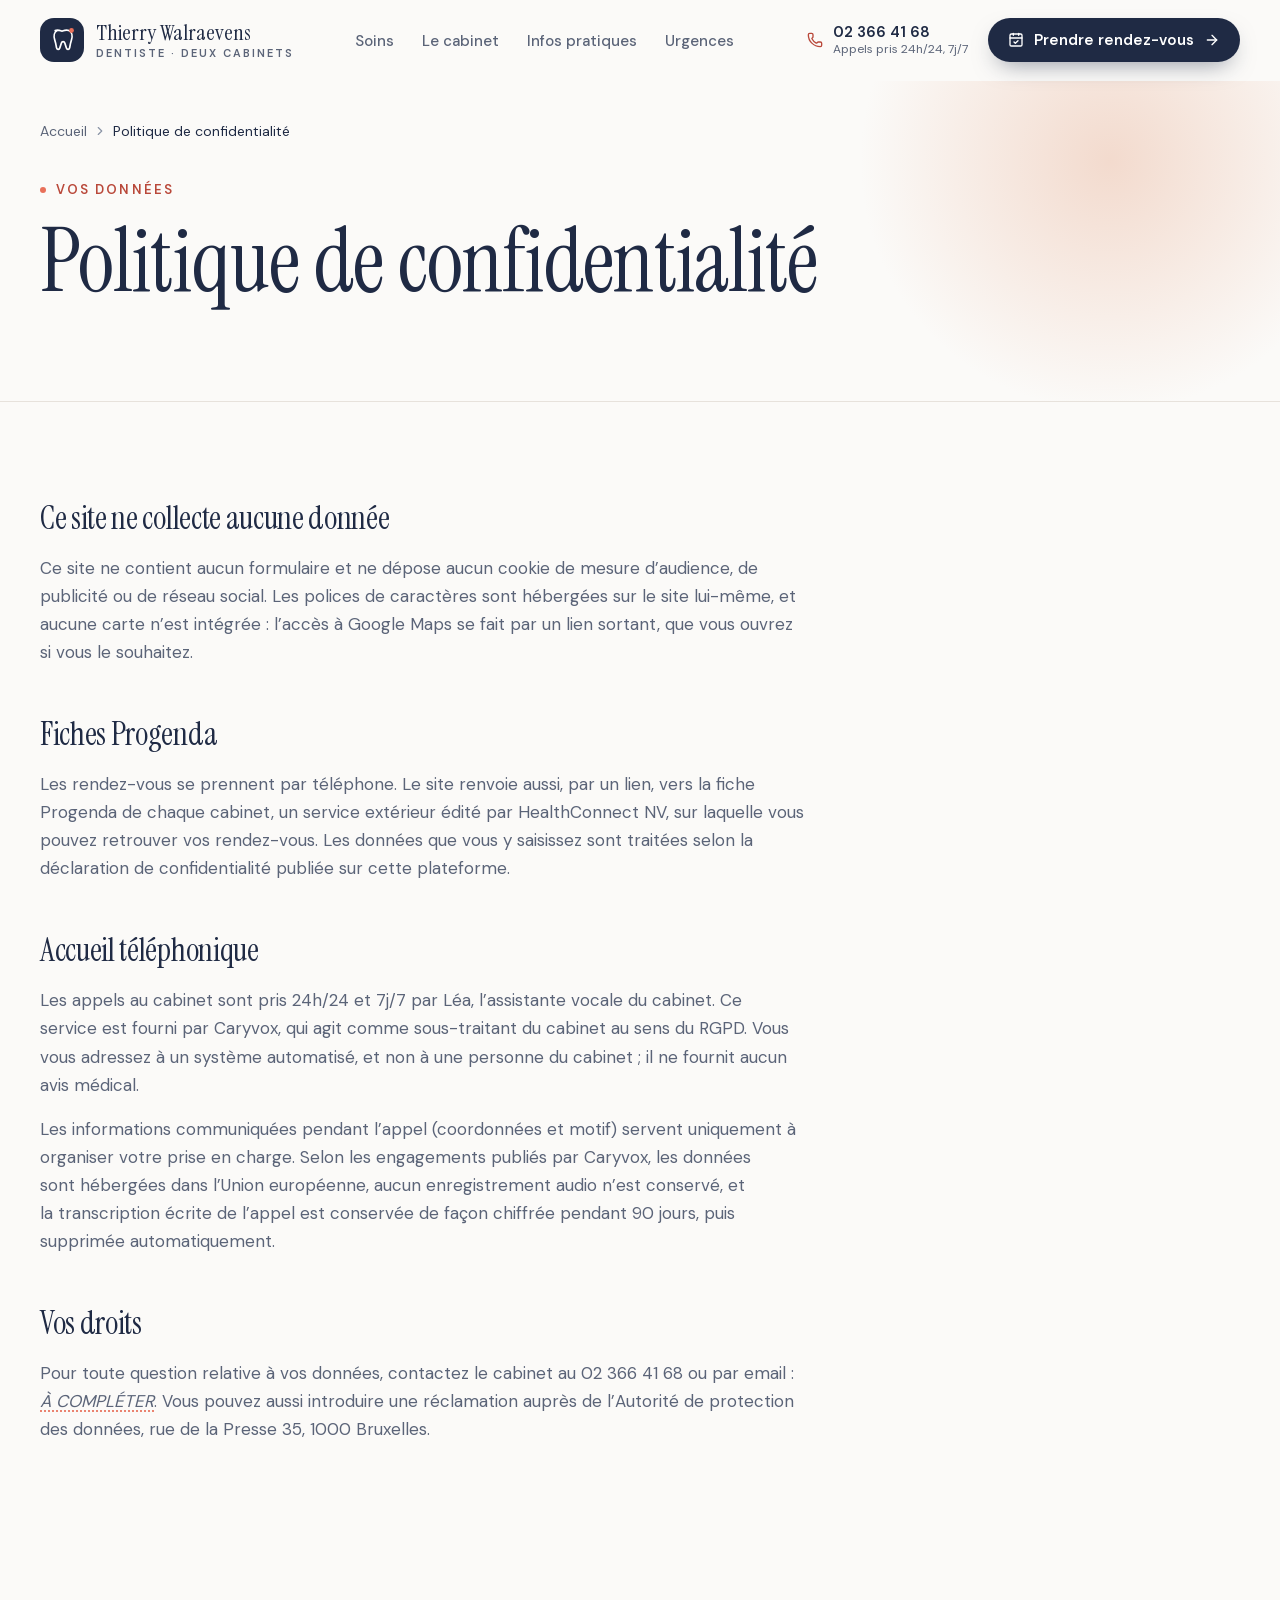
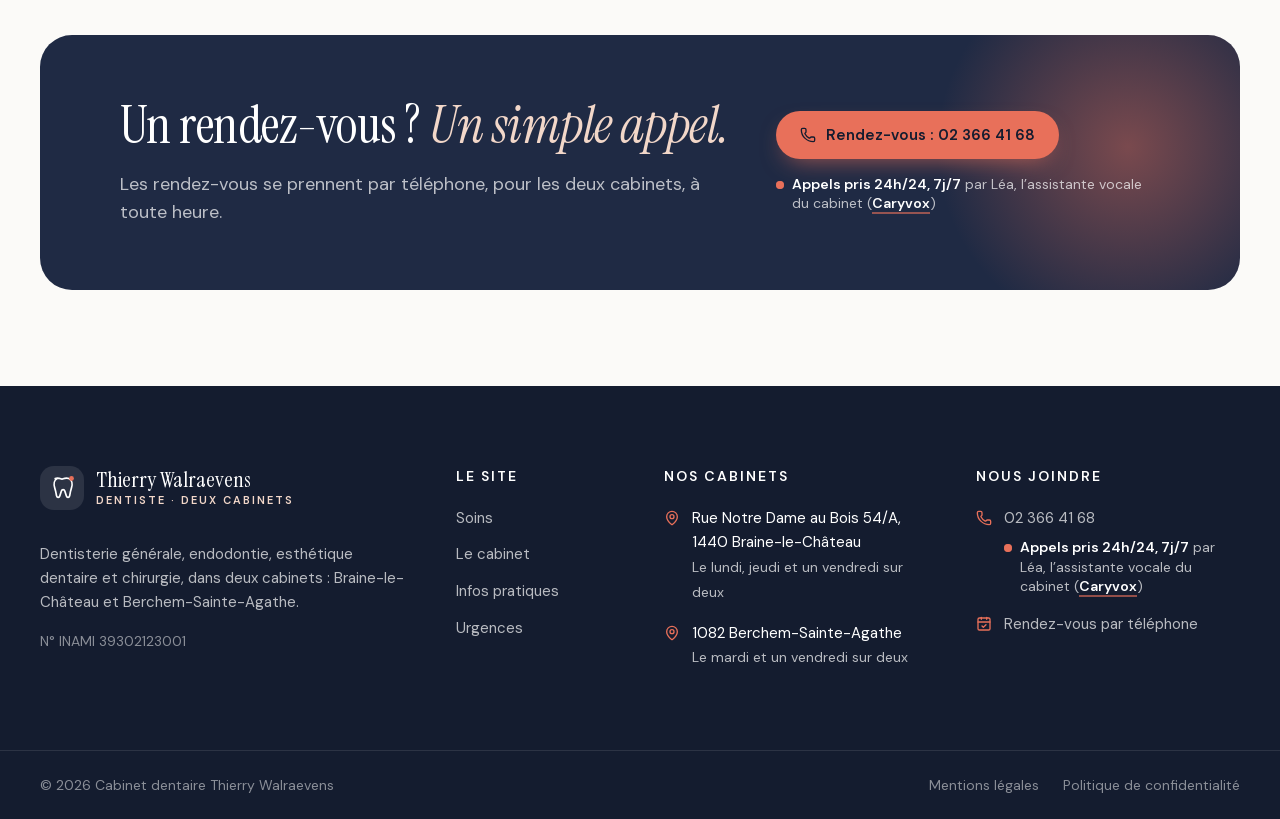
<file: politique-de-confidentialite/index.html>
<!DOCTYPE html><!--TaF7ROwWzqs8KJDsYsOEN--><html lang="fr-BE" class="__variable_ae301a __variable_231f96"><head><meta charSet="utf-8"/><meta name="viewport" content="width=device-width, initial-scale=1"/><link rel="stylesheet" href="/_next/static/css/a73aea4ac5dca2e2.css" data-precedence="next"/><link rel="preload" as="script" fetchPriority="low" href="/_next/static/chunks/webpack-25f38204bc679592.js"/><script src="/_next/static/chunks/4bd1b696-c023c6e3521b1417.js" async=""></script><script src="/_next/static/chunks/255-566af14aff71e752.js" async=""></script><script src="/_next/static/chunks/main-app-78d97796293f4056.js" async=""></script><script src="/_next/static/chunks/690-0809685d439d04f0.js" async=""></script><script src="/_next/static/chunks/app/layout-f9aadb8992a78633.js" async=""></script><script src="/_next/static/chunks/app/politique-de-confidentialite/page-15a07714ae0264d1.js" async=""></script><meta name="theme-color" content="#fbfaf8"/><meta name="color-scheme" content="light"/><title>Politique de confidentialité | Dt. Thierry Walraevens</title><meta name="description" content="Comment le site du Dt. Thierry Walraevens traite vos données : site sans formulaire ni cookie de mesure d’audience, fiches Progenda et accueil téléphonique Caryvox."/><meta name="application-name" content="Cabinet dentaire Thierry Walraevens"/><meta name="robots" content="index, follow"/><link rel="canonical" href="https://dentiste-walraevens.be/politique-de-confidentialite/"/><meta name="format-detection" content="telephone=no"/><meta property="og:title" content="Politique de confidentialité | Dt. Thierry Walraevens"/><meta property="og:description" content="Comment le site du Dt. Thierry Walraevens traite vos données : site sans formulaire ni cookie de mesure d’audience, fiches Progenda et accueil téléphonique Caryvox."/><meta property="og:url" content="https://dentiste-walraevens.be/politique-de-confidentialite/"/><meta property="og:site_name" content="Cabinet dentaire Thierry Walraevens"/><meta property="og:locale" content="fr_BE"/><meta property="og:type" content="website"/><meta name="twitter:card" content="summary_large_image"/><meta name="twitter:title" content="Politique de confidentialité | Dt. Thierry Walraevens"/><meta name="twitter:description" content="Comment le site du Dt. Thierry Walraevens traite vos données : site sans formulaire ni cookie de mesure d’audience, fiches Progenda et accueil téléphonique Caryvox."/><link rel="icon" href="/icon.svg?d20a1e23008a509c" type="image/svg+xml" sizes="any"/><script src="/_next/static/chunks/polyfills-42372ed130431b0a.js" noModule=""></script></head><body><div hidden=""><!--$--><!--/$--></div><script type="application/ld+json">{"@context":"https://schema.org","@graph":[{"@type":"Person","@id":"https://dentiste-walraevens.be/#praticien","name":"Thierry Walraevens","jobTitle":"Dentiste","identifier":{"@type":"PropertyValue","propertyID":"INAMI","value":"39302123001"},"knowsLanguage":["Français","Nederlands","English"]},{"@type":"Dentist","@id":"https://dentiste-walraevens.be/#braine-le-chateau","name":"Cabinet dentaire Thierry Walraevens · Braine-le-Château","description":"Dentisterie générale, endodontie, esthétique dentaire et chirurgie, dans deux cabinets : Braine-le-Château et Berchem-Sainte-Agathe.","url":"https://dentiste-walraevens.be/","image":"https://dentiste-walraevens.be/opengraph-image.png","telephone":"+32 2 366 41 68","address":{"@type":"PostalAddress","streetAddress":"Rue Notre Dame au Bois 54/A","postalCode":"1440","addressLocality":"Braine-le-Château","addressCountry":"BE"},"openingHoursSpecification":[{"@type":"OpeningHoursSpecification","dayOfWeek":"https://schema.org/Monday","opens":"09:00","closes":"18:30"},{"@type":"OpeningHoursSpecification","dayOfWeek":"https://schema.org/Thursday","opens":"08:30","closes":"18:30"},{"@type":"OpeningHoursSpecification","dayOfWeek":"https://schema.org/Friday","opens":"08:30","closes":"18:30","description":"une semaine sur deux"}],"knowsLanguage":["Français","Nederlands","English"],"availableService":[{"@type":"MedicalProcedure","name":"Dentisterie générale"},{"@type":"MedicalProcedure","name":"Endodontie"},{"@type":"MedicalProcedure","name":"Esthétique dentaire"},{"@type":"MedicalProcedure","name":"Chirurgie"}],"medicalSpecialty":["Dentistry","Endodontic"],"paymentAccepted":"Bancontact, Cash","currenciesAccepted":"EUR","sameAs":["https://progenda.be/calendars/walraevens-thierry-dentiste-braine-le-chateau?locale=fr"],"employee":{"@id":"https://dentiste-walraevens.be/#praticien"}},{"@type":"Dentist","@id":"https://dentiste-walraevens.be/#berchem-sainte-agathe","name":"Cabinet dentaire Thierry Walraevens · Berchem-Sainte-Agathe","description":"Dentisterie générale, endodontie, esthétique dentaire et chirurgie, dans deux cabinets : Braine-le-Château et Berchem-Sainte-Agathe.","url":"https://dentiste-walraevens.be/","image":"https://dentiste-walraevens.be/opengraph-image.png","telephone":"+32 2 366 41 68","address":{"@type":"PostalAddress","postalCode":"1082","addressLocality":"Berchem-Sainte-Agathe","addressCountry":"BE"},"openingHoursSpecification":[{"@type":"OpeningHoursSpecification","dayOfWeek":"https://schema.org/Tuesday","opens":"09:00","closes":"18:30"},{"@type":"OpeningHoursSpecification","dayOfWeek":"https://schema.org/Friday","opens":"09:00","closes":"18:30","description":"une semaine sur deux"}],"knowsLanguage":["Français","Nederlands","English"],"availableService":[{"@type":"MedicalProcedure","name":"Dentisterie générale"},{"@type":"MedicalProcedure","name":"Endodontie"},{"@type":"MedicalProcedure","name":"Esthétique dentaire"},{"@type":"MedicalProcedure","name":"Chirurgie"}],"medicalSpecialty":["Dentistry","Endodontic"],"paymentAccepted":"Bancontact, Cash","currenciesAccepted":"EUR","sameAs":["https://progenda.be/calendars/thierry-walraevens-dentiste-berchem-sainte-agathe?locale=fr"],"employee":{"@id":"https://dentiste-walraevens.be/#praticien"}}]}</script><header class="sticky top-0 z-40 transition-[background-color,border-color] duration-300 border-b border-transparent bg-papier"><a href="#contenu" class="sr-only z-50 rounded-full bg-encre px-4 py-2 text-white focus:not-sr-only focus:absolute focus:top-3 focus:left-3">Aller au contenu</a><div class="conteneur flex h-20 items-center justify-between gap-6"><a aria-label="Dentiste Thierry Walraevens, accueil" class="rounded-xl" href="/"><span class="flex items-center gap-3"><svg viewBox="0 0 44 44" aria-hidden="true" class="size-11 shrink-0"><rect width="44" height="44" rx="14" class="fill-encre"></rect><path d="M15.2 12.5c2.3-1 4.4-.2 6.8.6 2.4-.8 4.5-1.6 6.8-.6 3.2 1.4 3.9 5.4 2.7 9.2-.9 2.8-1.4 5.3-1.8 8-.3 2-2.7 2.3-3.3.3l-1.6-5.1c-.5-1.6-2.9-1.6-3.4 0l-1.6 5.1c-.6 2-3 1.7-3.3-.3-.4-2.7-.9-5.2-1.8-8-1.2-3.8-.5-7.8 2.5-9.2Z" fill="none" stroke-width="1.7" stroke-linejoin="round" class="stroke-white"></path><circle cx="31.5" cy="12.5" r="2.4" class="fill-corail"></circle></svg><span class="flex flex-col leading-none"><span class="font-serif text-[1.375rem] text-encre">Thierry Walraevens</span><span class="mt-1 text-[0.6875rem] font-semibold tracking-[0.18em] uppercase text-gris">Dentiste<span class="hidden sm:inline"> · deux cabinets</span></span></span></span></a><nav aria-label="Navigation principale" class="hidden lg:block"><ul class="flex items-center gap-1"><li><a class="relative rounded-full px-3 py-2 text-[0.9375rem] font-medium whitespace-nowrap text-gris transition-colors hover:text-encre aria-[current=page]:text-encre" href="/soins/">Soins</a></li><li><a class="relative rounded-full px-3 py-2 text-[0.9375rem] font-medium whitespace-nowrap text-gris transition-colors hover:text-encre aria-[current=page]:text-encre" href="/le-cabinet/">Le cabinet</a></li><li><a class="relative rounded-full px-3 py-2 text-[0.9375rem] font-medium whitespace-nowrap text-gris transition-colors hover:text-encre aria-[current=page]:text-encre" href="/infos-pratiques/">Infos pratiques</a></li><li><a class="relative rounded-full px-3 py-2 text-[0.9375rem] font-medium whitespace-nowrap text-gris transition-colors hover:text-encre aria-[current=page]:text-encre" href="/urgences/">Urgences</a></li></ul></nav><div class="hidden items-center gap-2 lg:flex"><a href="tel:+3223664168" class="flex min-h-11 items-center gap-2.5 rounded-full px-3 text-encre transition-colors hover:text-corail-fonce"><svg xmlns="http://www.w3.org/2000/svg" width="24" height="24" viewBox="0 0 24 24" fill="none" stroke="currentColor" stroke-width="2" stroke-linecap="round" stroke-linejoin="round" class="lucide lucide-phone size-4 text-corail-fonce" aria-hidden="true"><path d="M13.832 16.568a1 1 0 0 0 1.213-.303l.355-.465A2 2 0 0 1 17 15h3a2 2 0 0 1 2 2v3a2 2 0 0 1-2 2A18 18 0 0 1 2 4a2 2 0 0 1 2-2h3a2 2 0 0 1 2 2v3a2 2 0 0 1-.8 1.6l-.468.351a1 1 0 0 0-.292 1.233 14 14 0 0 0 6.392 6.384"></path></svg><span class="flex flex-col leading-tight"><span class="text-[0.9375rem] font-semibold">02 366 41 68</span><span class="text-xs whitespace-nowrap text-gris">Appels pris 24h/24, 7j/7</span></span></a><a class="group inline-flex min-h-12 cursor-pointer items-center justify-center gap-2.5 whitespace-nowrap rounded-full px-6 py-3 text-[0.9375rem] font-semibold leading-none transition-[background-color,color,box-shadow,transform] duration-200 ease-doux active:translate-y-px bg-encre text-white hover:bg-encre-douce shadow-[0_10px_24px_-10px_rgb(31_42_68/0.55)] !min-h-11 !px-5" href="/rendez-vous/"><svg xmlns="http://www.w3.org/2000/svg" width="24" height="24" viewBox="0 0 24 24" fill="none" stroke="currentColor" stroke-width="2" stroke-linecap="round" stroke-linejoin="round" class="lucide lucide-calendar-check size-4" aria-hidden="true"><path d="M8 2v3"></path><path d="M16 2v3"></path><rect x="3" y="3" width="18" height="18" rx="2"></rect><path d="M3 9h18"></path><path d="m9 15 2 2 4-4"></path></svg>Prendre rendez-vous<svg xmlns="http://www.w3.org/2000/svg" width="24" height="24" viewBox="0 0 24 24" fill="none" stroke="currentColor" stroke-width="2" stroke-linecap="round" stroke-linejoin="round" class="lucide lucide-arrow-right size-4 transition-transform duration-200 group-hover:translate-x-1" aria-hidden="true"><path d="M5 12h14"></path><path d="m12 5 7 7-7 7"></path></svg></a></div><button type="button" aria-expanded="false" aria-controls="menu-mobile" class="-mr-2 flex size-12 cursor-pointer items-center justify-center rounded-full text-encre transition-colors hover:bg-lin lg:hidden"><span class="sr-only">Ouvrir le menu</span><svg xmlns="http://www.w3.org/2000/svg" width="24" height="24" viewBox="0 0 24 24" fill="none" stroke="currentColor" stroke-width="2" stroke-linecap="round" stroke-linejoin="round" class="lucide lucide-menu size-6" aria-hidden="true"><path d="M4 5h16"></path><path d="M4 12h16"></path><path d="M4 19h16"></path></svg></button></div><div id="menu-mobile" hidden="" class="h-[calc(100dvh-5rem)] overflow-y-auto border-t border-filet bg-papier lg:hidden"><nav aria-label="Navigation mobile" class="conteneur flex flex-col py-6"><ul class="divide-y divide-filet"><li><a class="flex min-h-14 items-center font-serif text-[1.75rem] text-encre aria-[current=page]:text-corail-fonce" href="/">Accueil</a></li><li><a class="flex min-h-14 items-center font-serif text-[1.75rem] text-encre aria-[current=page]:text-corail-fonce" href="/soins/">Soins</a></li><li><a class="flex min-h-14 items-center font-serif text-[1.75rem] text-encre aria-[current=page]:text-corail-fonce" href="/le-cabinet/">Le cabinet</a></li><li><a class="flex min-h-14 items-center font-serif text-[1.75rem] text-encre aria-[current=page]:text-corail-fonce" href="/infos-pratiques/">Infos pratiques</a></li><li><a class="flex min-h-14 items-center font-serif text-[1.75rem] text-encre aria-[current=page]:text-corail-fonce" href="/urgences/">Urgences</a></li></ul><div class="mt-8 grid gap-3"><a class="group inline-flex min-h-12 cursor-pointer items-center justify-center gap-2.5 whitespace-nowrap rounded-full px-6 py-3 text-[0.9375rem] font-semibold leading-none transition-[background-color,color,box-shadow,transform] duration-200 ease-doux active:translate-y-px bg-corail text-encre-profond hover:bg-[#ef8672] shadow-[0_10px_24px_-10px_rgb(232_112_90/0.7)] " href="/rendez-vous/"><svg xmlns="http://www.w3.org/2000/svg" width="24" height="24" viewBox="0 0 24 24" fill="none" stroke="currentColor" stroke-width="2" stroke-linecap="round" stroke-linejoin="round" class="lucide lucide-calendar-check size-4" aria-hidden="true"><path d="M8 2v3"></path><path d="M16 2v3"></path><rect x="3" y="3" width="18" height="18" rx="2"></rect><path d="M3 9h18"></path><path d="m9 15 2 2 4-4"></path></svg>Prendre rendez-vous<svg xmlns="http://www.w3.org/2000/svg" width="24" height="24" viewBox="0 0 24 24" fill="none" stroke="currentColor" stroke-width="2" stroke-linecap="round" stroke-linejoin="round" class="lucide lucide-arrow-right size-4 transition-transform duration-200 group-hover:translate-x-1" aria-hidden="true"><path d="M5 12h14"></path><path d="m12 5 7 7-7 7"></path></svg></a><a href="tel:+3223664168" class="group inline-flex min-h-12 cursor-pointer items-center justify-center gap-2.5 whitespace-nowrap rounded-full px-6 py-3 text-[0.9375rem] font-semibold leading-none transition-[background-color,color,box-shadow,transform] duration-200 ease-doux active:translate-y-px bg-white text-encre ring-1 ring-filet hover:ring-encre/30 "><svg xmlns="http://www.w3.org/2000/svg" width="24" height="24" viewBox="0 0 24 24" fill="none" stroke="currentColor" stroke-width="2" stroke-linecap="round" stroke-linejoin="round" class="lucide lucide-phone size-4" aria-hidden="true"><path d="M13.832 16.568a1 1 0 0 0 1.213-.303l.355-.465A2 2 0 0 1 17 15h3a2 2 0 0 1 2 2v3a2 2 0 0 1-2 2A18 18 0 0 1 2 4a2 2 0 0 1 2-2h3a2 2 0 0 1 2 2v3a2 2 0 0 1-.8 1.6l-.468.351a1 1 0 0 0-.292 1.233 14 14 0 0 0 6.392 6.384"></path></svg>02 366 41 68</a><p class="flex items-start gap-2 text-sm leading-snug text-gris mt-1 justify-center text-center"><span aria-hidden="true" class="relative mt-1.5 flex size-2 shrink-0"><span class="absolute inline-flex h-full w-full rounded-full bg-corail/60 motion-safe:animate-ping"></span><span class="relative inline-flex size-2 rounded-full bg-corail"></span></span><span><strong class="font-semibold text-encre">Appels pris 24h/24, 7j/7</strong> par<!-- --> <!-- -->Léa, l’assistante vocale du cabinet<!-- --> (<a href="https://caryvox.ai" target="_blank" rel="noopener" class="font-semibold underline decoration-2 underline-offset-4 text-encre decoration-corail/50 hover:decoration-corail">Caryvox<span class="sr-only"> (nouvel onglet)</span></a>)</span></p></div></nav></div></header><main id="contenu" tabindex="-1" class="outline-none"><section class="relative isolate overflow-hidden border-b border-filet"><div aria-hidden="true" class="absolute -top-48 right-[-8%] -z-10 size-[34rem] rounded-full bg-[radial-gradient(circle,rgb(242_215_201/0.9),transparent_65%)]"></div><div class="conteneur pt-8 pb-16 sm:pt-10 sm:pb-24"><script type="application/ld+json">{"@context":"https://schema.org","@type":"BreadcrumbList","itemListElement":[{"@type":"ListItem","position":1,"name":"Accueil","item":"https://dentiste-walraevens.be/"},{"@type":"ListItem","position":2,"name":"Politique de confidentialité","item":"https://dentiste-walraevens.be/politique-de-confidentialite/"}]}</script><nav aria-label="Fil d’Ariane" class="mb-8"><ol class="flex flex-wrap items-center gap-1.5 text-sm text-gris"><li class="flex items-center gap-1.5"><a class="transition-colors hover:text-corail-fonce" href="/">Accueil</a></li><li class="flex items-center gap-1.5"><svg xmlns="http://www.w3.org/2000/svg" width="24" height="24" viewBox="0 0 24 24" fill="none" stroke="currentColor" stroke-width="2" stroke-linecap="round" stroke-linejoin="round" class="lucide lucide-chevron-right size-3.5 text-brume" aria-hidden="true"><path d="m9 18 6-6-6-6"></path></svg><span aria-current="page" class="text-encre">Politique de confidentialité</span></li></ol></nav><p class="surtitre">Vos données</p><h1 class="mt-4 max-w-4xl text-[3rem] leading-[1] sm:text-7xl lg:text-[5.5rem]">Politique de confidentialité</h1></div></section><div class="conteneur py-16 sm:py-24"><div class="max-w-3xl space-y-12 [&amp;_h2]:text-[2rem] [&amp;_h2]:leading-tight [&amp;_p]:mt-4 [&amp;_p]:text-gris"><section><h2>Ce site ne collecte aucune donnée</h2><p>Ce site ne contient aucun formulaire et ne dépose aucun cookie de mesure d’audience, de publicité ou de réseau social. Les polices de caractères sont hébergées sur le site lui-même, et aucune carte n’est intégrée : l’accès à Google Maps se fait par un lien sortant, que vous ouvrez si vous le souhaitez.</p></section><section><h2>Fiches Progenda</h2><p>Les rendez-vous se prennent par téléphone. Le site renvoie aussi, par un lien, vers la fiche Progenda de chaque cabinet, un service extérieur édité par HealthConnect NV, sur laquelle vous pouvez retrouver vos rendez-vous. Les données que vous y saisissez sont traitées selon la déclaration de confidentialité publiée sur cette plateforme.</p></section><section><h2>Accueil téléphonique</h2><p>Les appels au cabinet sont pris 24h/24 et 7j/7 par Léa, l’assistante vocale du cabinet. Ce service est fourni par Caryvox, qui agit comme sous-traitant du cabinet au sens du RGPD. Vous vous adressez à un système automatisé, et non à une personne du cabinet ; il ne fournit aucun avis médical.</p><p>Les informations communiquées pendant l’appel (coordonnées et motif) servent uniquement à organiser votre prise en charge. Selon les engagements publiés par Caryvox, les données sont hébergées dans l’Union européenne, aucun enregistrement audio n’est conservé, et la transcription écrite de l’appel est conservée de façon chiffrée pendant 90 jours, puis supprimée automatiquement.</p></section><section><h2>Vos droits</h2><p>Pour toute question relative à vos données, contactez le cabinet au <!-- -->02 366 41 68<!-- --> ou par email :<!-- --> <span class="a-completer" title="Information à renseigner dans lib/content.ts">À COMPLÉTER</span>. Vous pouvez aussi introduire une réclamation auprès de l’Autorité de protection des données, rue de la Presse 35, 1000 Bruxelles.</p></section></div></div><!--$--><!--/$--></main><section aria-labelledby="titre-rdv" class="conteneur py-20 sm:py-24"><div class="relative isolate overflow-hidden rounded-[var(--radius-grand)] bg-encre px-6 py-14 text-white sm:px-14 sm:py-16 lg:px-20"><div aria-hidden="true" class="absolute -top-24 -right-24 -z-10 size-[26rem] rounded-full bg-[radial-gradient(circle,rgb(232_112_90/0.45),transparent_65%)]"></div><div class="flex flex-col gap-10 lg:flex-row lg:items-center lg:justify-between"><div class="max-w-2xl"><h2 id="titre-rdv" class="text-[2.5rem] leading-[1.05] !text-white sm:text-[3.25rem]">Un rendez-vous ? <em class="text-peche">Un simple appel.</em></h2><p class="mt-4 text-lg text-white/70">Les rendez-vous se prennent par téléphone, pour les deux cabinets, à toute heure.</p></div><div class="lg:shrink-0"><a href="tel:+3223664168" class="group inline-flex min-h-12 cursor-pointer items-center justify-center gap-2.5 whitespace-nowrap rounded-full px-6 py-3 text-[0.9375rem] font-semibold leading-none transition-[background-color,color,box-shadow,transform] duration-200 ease-doux active:translate-y-px bg-corail text-encre-profond hover:bg-[#ef8672] shadow-[0_10px_24px_-10px_rgb(232_112_90/0.7)] "><svg xmlns="http://www.w3.org/2000/svg" width="24" height="24" viewBox="0 0 24 24" fill="none" stroke="currentColor" stroke-width="2" stroke-linecap="round" stroke-linejoin="round" class="lucide lucide-phone size-4" aria-hidden="true"><path d="M13.832 16.568a1 1 0 0 0 1.213-.303l.355-.465A2 2 0 0 1 17 15h3a2 2 0 0 1 2 2v3a2 2 0 0 1-2 2A18 18 0 0 1 2 4a2 2 0 0 1 2-2h3a2 2 0 0 1 2 2v3a2 2 0 0 1-.8 1.6l-.468.351a1 1 0 0 0-.292 1.233 14 14 0 0 0 6.392 6.384"></path></svg>Rendez-vous : <!-- -->02 366 41 68</a><p class="flex items-start gap-2 text-sm leading-snug text-white/70 mt-4 max-w-sm"><span aria-hidden="true" class="relative mt-1.5 flex size-2 shrink-0"><span class="absolute inline-flex h-full w-full rounded-full bg-corail/60 motion-safe:animate-ping"></span><span class="relative inline-flex size-2 rounded-full bg-corail"></span></span><span><strong class="font-semibold text-white">Appels pris 24h/24, 7j/7</strong> par<!-- --> <!-- -->Léa, l’assistante vocale du cabinet<!-- --> (<a href="https://caryvox.ai" target="_blank" rel="noopener" class="font-semibold underline decoration-2 underline-offset-4 text-white decoration-corail/60 hover:decoration-corail">Caryvox<span class="sr-only"> (nouvel onglet)</span></a>)</span></p></div></div></div></section><footer class="bg-encre-profond pb-28 text-white/70 lg:pb-0"><div class="conteneur grid gap-12 py-16 sm:grid-cols-2 lg:grid-cols-12 lg:py-20"><div class="lg:col-span-4"><a aria-label="Accueil" class="inline-block rounded-xl" href="/"><span class="flex items-center gap-3"><svg viewBox="0 0 44 44" aria-hidden="true" class="size-11 shrink-0"><rect width="44" height="44" rx="14" class="fill-white/10"></rect><path d="M15.2 12.5c2.3-1 4.4-.2 6.8.6 2.4-.8 4.5-1.6 6.8-.6 3.2 1.4 3.9 5.4 2.7 9.2-.9 2.8-1.4 5.3-1.8 8-.3 2-2.7 2.3-3.3.3l-1.6-5.1c-.5-1.6-2.9-1.6-3.4 0l-1.6 5.1c-.6 2-3 1.7-3.3-.3-.4-2.7-.9-5.2-1.8-8-1.2-3.8-.5-7.8 2.5-9.2Z" fill="none" stroke-width="1.7" stroke-linejoin="round" class="stroke-white"></path><circle cx="31.5" cy="12.5" r="2.4" class="fill-corail"></circle></svg><span class="flex flex-col leading-none"><span class="font-serif text-[1.375rem] text-white">Thierry Walraevens</span><span class="mt-1 text-[0.6875rem] font-semibold tracking-[0.18em] uppercase text-peche">Dentiste<span class="hidden sm:inline"> · deux cabinets</span></span></span></span></a><p class="mt-6 max-w-sm text-[0.9375rem] leading-relaxed">Dentisterie générale, endodontie, esthétique dentaire et chirurgie, dans deux cabinets : Braine-le-Château et Berchem-Sainte-Agathe.</p><p class="mt-4 text-sm text-white/50">N° INAMI <!-- -->39302123001</p></div><nav aria-label="Pied de page" class="lg:col-span-2"><p class="text-sm font-semibold tracking-[0.14em] text-white uppercase">Le site</p><ul class="mt-5 space-y-3 text-[0.9375rem]"><li><a class="transition-colors hover:text-white" href="/soins/">Soins</a></li><li><a class="transition-colors hover:text-white" href="/le-cabinet/">Le cabinet</a></li><li><a class="transition-colors hover:text-white" href="/infos-pratiques/">Infos pratiques</a></li><li><a class="transition-colors hover:text-white" href="/urgences/">Urgences</a></li></ul></nav><div class="lg:col-span-3"><p class="text-sm font-semibold tracking-[0.14em] text-white uppercase">Nos cabinets</p><ul class="mt-5 space-y-4 text-[0.9375rem]"><li class="flex gap-3"><svg xmlns="http://www.w3.org/2000/svg" width="24" height="24" viewBox="0 0 24 24" fill="none" stroke="currentColor" stroke-width="2" stroke-linecap="round" stroke-linejoin="round" class="lucide lucide-map-pin mt-1 size-4 shrink-0 text-corail" aria-hidden="true"><path d="M20 10c0 4.993-5.539 10.193-7.399 11.799a1 1 0 0 1-1.202 0C9.539 20.193 4 14.993 4 10a8 8 0 0 1 16 0"></path><circle cx="12" cy="10" r="3"></circle></svg><span><span class="block text-white">Rue Notre Dame au Bois 54/A, 1440 Braine-le-Château</span><span class="text-sm">Le <!-- -->lundi, jeudi et un vendredi sur deux</span></span></li><li class="flex gap-3"><svg xmlns="http://www.w3.org/2000/svg" width="24" height="24" viewBox="0 0 24 24" fill="none" stroke="currentColor" stroke-width="2" stroke-linecap="round" stroke-linejoin="round" class="lucide lucide-map-pin mt-1 size-4 shrink-0 text-corail" aria-hidden="true"><path d="M20 10c0 4.993-5.539 10.193-7.399 11.799a1 1 0 0 1-1.202 0C9.539 20.193 4 14.993 4 10a8 8 0 0 1 16 0"></path><circle cx="12" cy="10" r="3"></circle></svg><span><span class="block text-white">1082 Berchem-Sainte-Agathe</span><span class="text-sm">Le <!-- -->mardi et un vendredi sur deux</span></span></li></ul></div><div class="lg:col-span-3"><p class="text-sm font-semibold tracking-[0.14em] text-white uppercase">Nous joindre</p><ul class="mt-5 space-y-4 text-[0.9375rem]"><li class="flex gap-3"><svg xmlns="http://www.w3.org/2000/svg" width="24" height="24" viewBox="0 0 24 24" fill="none" stroke="currentColor" stroke-width="2" stroke-linecap="round" stroke-linejoin="round" class="lucide lucide-phone mt-1 size-4 shrink-0 text-corail" aria-hidden="true"><path d="M13.832 16.568a1 1 0 0 0 1.213-.303l.355-.465A2 2 0 0 1 17 15h3a2 2 0 0 1 2 2v3a2 2 0 0 1-2 2A18 18 0 0 1 2 4a2 2 0 0 1 2-2h3a2 2 0 0 1 2 2v3a2 2 0 0 1-.8 1.6l-.468.351a1 1 0 0 0-.292 1.233 14 14 0 0 0 6.392 6.384"></path></svg><span><a href="tel:+3223664168" class="transition-colors hover:text-white">02 366 41 68</a><p class="flex items-start gap-2 text-sm leading-snug text-white/70 mt-2"><span aria-hidden="true" class="relative mt-1.5 flex size-2 shrink-0"><span class="absolute inline-flex h-full w-full rounded-full bg-corail/60 motion-safe:animate-ping"></span><span class="relative inline-flex size-2 rounded-full bg-corail"></span></span><span><strong class="font-semibold text-white">Appels pris 24h/24, 7j/7</strong> par<!-- --> <!-- -->Léa, l’assistante vocale du cabinet<!-- --> (<a href="https://caryvox.ai" target="_blank" rel="noopener" class="font-semibold underline decoration-2 underline-offset-4 text-white decoration-corail/60 hover:decoration-corail">Caryvox<span class="sr-only"> (nouvel onglet)</span></a>)</span></p></span></li><li class="flex gap-3"><svg xmlns="http://www.w3.org/2000/svg" width="24" height="24" viewBox="0 0 24 24" fill="none" stroke="currentColor" stroke-width="2" stroke-linecap="round" stroke-linejoin="round" class="lucide lucide-calendar-check mt-1 size-4 shrink-0 text-corail" aria-hidden="true"><path d="M8 2v3"></path><path d="M16 2v3"></path><rect x="3" y="3" width="18" height="18" rx="2"></rect><path d="M3 9h18"></path><path d="m9 15 2 2 4-4"></path></svg><a class="transition-colors hover:text-white" href="/rendez-vous/">Rendez-vous par téléphone</a></li></ul></div></div><div class="border-t border-white/10"><div class="conteneur flex flex-col gap-4 py-6 text-sm text-white/50 sm:flex-row sm:items-center sm:justify-between"><p>© <!-- -->2026<!-- --> <!-- -->Cabinet dentaire Thierry Walraevens</p><ul class="flex flex-wrap gap-x-6 gap-y-2"><li><a class="transition-colors hover:text-white" href="/mentions-legales/">Mentions légales</a></li><li><a class="transition-colors hover:text-white" href="/politique-de-confidentialite/">Politique de confidentialité</a></li></ul></div></div></footer><div class="fixed inset-x-0 bottom-0 z-30 border-t border-filet bg-papier/90 px-4 pt-3 pb-[max(0.75rem,env(safe-area-inset-bottom))] backdrop-blur-xl lg:hidden"><a href="tel:+3223664168" class="mx-auto flex min-h-12 max-w-md items-center justify-center gap-2 rounded-full bg-encre px-4 text-[0.9375rem] font-semibold whitespace-nowrap text-white"><svg xmlns="http://www.w3.org/2000/svg" width="24" height="24" viewBox="0 0 24 24" fill="none" stroke="currentColor" stroke-width="2" stroke-linecap="round" stroke-linejoin="round" class="lucide lucide-phone size-4 text-corail" aria-hidden="true"><path d="M13.832 16.568a1 1 0 0 0 1.213-.303l.355-.465A2 2 0 0 1 17 15h3a2 2 0 0 1 2 2v3a2 2 0 0 1-2 2A18 18 0 0 1 2 4a2 2 0 0 1 2-2h3a2 2 0 0 1 2 2v3a2 2 0 0 1-.8 1.6l-.468.351a1 1 0 0 0-.292 1.233 14 14 0 0 0 6.392 6.384"></path></svg>Appeler pour un rendez-vous</a></div><script src="/_next/static/chunks/webpack-25f38204bc679592.js" id="_R_" async=""></script><script>(self.__next_f=self.__next_f||[]).push([0])</script><script>self.__next_f.push([1,"1:\"$Sreact.fragment\"\nb:I[7150,[],\"\"]\n:HL[\"/_next/static/css/a73aea4ac5dca2e2.css\",\"style\"]\n2:Tcc4,"])</script><script>self.__next_f.push([1,"{\"@context\":\"https://schema.org\",\"@graph\":[{\"@type\":\"Person\",\"@id\":\"https://dentiste-walraevens.be/#praticien\",\"name\":\"Thierry Walraevens\",\"jobTitle\":\"Dentiste\",\"identifier\":{\"@type\":\"PropertyValue\",\"propertyID\":\"INAMI\",\"value\":\"39302123001\"},\"knowsLanguage\":[\"Français\",\"Nederlands\",\"English\"]},{\"@type\":\"Dentist\",\"@id\":\"https://dentiste-walraevens.be/#braine-le-chateau\",\"name\":\"Cabinet dentaire Thierry Walraevens · Braine-le-Château\",\"description\":\"Dentisterie générale, endodontie, esthétique dentaire et chirurgie, dans deux cabinets : Braine-le-Château et Berchem-Sainte-Agathe.\",\"url\":\"https://dentiste-walraevens.be/\",\"image\":\"https://dentiste-walraevens.be/opengraph-image.png\",\"telephone\":\"+32 2 366 41 68\",\"address\":{\"@type\":\"PostalAddress\",\"streetAddress\":\"Rue Notre Dame au Bois 54/A\",\"postalCode\":\"1440\",\"addressLocality\":\"Braine-le-Château\",\"addressCountry\":\"BE\"},\"openingHoursSpecification\":[{\"@type\":\"OpeningHoursSpecification\",\"dayOfWeek\":\"https://schema.org/Monday\",\"opens\":\"09:00\",\"closes\":\"18:30\"},{\"@type\":\"OpeningHoursSpecification\",\"dayOfWeek\":\"https://schema.org/Thursday\",\"opens\":\"08:30\",\"closes\":\"18:30\"},{\"@type\":\"OpeningHoursSpecification\",\"dayOfWeek\":\"https://schema.org/Friday\",\"opens\":\"08:30\",\"closes\":\"18:30\",\"description\":\"une semaine sur deux\"}],\"knowsLanguage\":[\"Français\",\"Nederlands\",\"English\"],\"availableService\":[{\"@type\":\"MedicalProcedure\",\"name\":\"Dentisterie générale\"},{\"@type\":\"MedicalProcedure\",\"name\":\"Endodontie\"},{\"@type\":\"MedicalProcedure\",\"name\":\"Esthétique dentaire\"},{\"@type\":\"MedicalProcedure\",\"name\":\"Chirurgie\"}],\"medicalSpecialty\":[\"Dentistry\",\"Endodontic\"],\"paymentAccepted\":\"Bancontact, Cash\",\"currenciesAccepted\":\"EUR\",\"sameAs\":[\"https://progenda.be/calendars/walraevens-thierry-dentiste-braine-le-chateau?locale=fr\"],\"employee\":{\"@id\":\"https://dentiste-walraevens.be/#praticien\"}},{\"@type\":\"Dentist\",\"@id\":\"https://dentiste-walraevens.be/#berchem-sainte-agathe\",\"name\":\"Cabinet dentaire Thierry Walraevens · Berchem-Sainte-Agathe\",\"description\":\"Dentisterie générale, endodontie, esthétique dentaire et chirurgie, dans deux cabinets : Braine-le-Château et Berchem-Sainte-Agathe.\",\"url\":\"https://dentiste-walraevens.be/\",\"image\":\"https://dentiste-walraevens.be/opengraph-image.png\",\"telephone\":\"+32 2 366 41 68\",\"address\":{\"@type\":\"PostalAddress\",\"postalCode\":\"1082\",\"addressLocality\":\"Berchem-Sainte-Agathe\",\"addressCountry\":\"BE\"},\"openingHoursSpecification\":[{\"@type\":\"OpeningHoursSpecification\",\"dayOfWeek\":\"https://schema.org/Tuesday\",\"opens\":\"09:00\",\"closes\":\"18:30\"},{\"@type\":\"OpeningHoursSpecification\",\"dayOfWeek\":\"https://schema.org/Friday\",\"opens\":\"09:00\",\"closes\":\"18:30\",\"description\":\"une semaine sur deux\"}],\"knowsLanguage\":[\"Français\",\"Nederlands\",\"English\"],\"availableService\":[{\"@type\":\"MedicalProcedure\",\"name\":\"Dentisterie générale\"},{\"@type\":\"MedicalProcedure\",\"name\":\"Endodontie\"},{\"@type\":\"MedicalProcedure\",\"name\":\"Esthétique dentaire\"},{\"@type\":\"MedicalProcedure\",\"name\":\"Chirurgie\"}],\"medicalSpecialty\":[\"Dentistry\",\"Endodontic\"],\"paymentAccepted\":\"Bancontact, Cash\",\"currenciesAccepted\":\"EUR\",\"sameAs\":[\"https://progenda.be/calendars/thierry-walraevens-dentiste-berchem-sainte-agathe?locale=fr\"],\"employee\":{\"@id\":\"https://dentiste-walraevens.be/#praticien\"}}]}"])</script><script>self.__next_f.push([1,"0:{\"P\":null,\"b\":\"TaF7ROwWzqs8KJDsYsOEN\",\"p\":\"\",\"c\":[\"\",\"politique-de-confidentialite\",\"\"],\"i\":false,\"f\":[[[\"\",{\"children\":[\"politique-de-confidentialite\",{\"children\":[\"__PAGE__\",{}]}]},\"$undefined\",\"$undefined\",true],[\"\",[\"$\",\"$1\",\"c\",{\"children\":[[[\"$\",\"link\",\"0\",{\"rel\":\"stylesheet\",\"href\":\"/_next/static/css/a73aea4ac5dca2e2.css\",\"precedence\":\"next\",\"crossOrigin\":\"$undefined\",\"nonce\":\"$undefined\"}]],[\"$\",\"html\",null,{\"lang\":\"fr-BE\",\"className\":\"__variable_ae301a __variable_231f96\",\"children\":[\"$\",\"body\",null,{\"children\":[[\"$\",\"script\",null,{\"type\":\"application/ld+json\",\"dangerouslySetInnerHTML\":{\"__html\":\"$2\"}}],false,\"$L3\",\"$L4\",\"$L5\",\"$L6\",\"$L7\"]}]}]]}],{\"children\":[\"politique-de-confidentialite\",\"$L8\",{\"children\":[\"__PAGE__\",\"$L9\",{},null,false]},null,false]},null,false],\"$La\",false]],\"m\":\"$undefined\",\"G\":[\"$b\",[]],\"s\":false,\"S\":true}\n"])</script><script>self.__next_f.push([1,"c:I[1215,[\"690\",\"static/chunks/690-0809685d439d04f0.js\",\"177\",\"static/chunks/app/layout-f9aadb8992a78633.js\"],\"EnTete\"]\nd:I[9766,[],\"\"]\ne:I[8924,[],\"\"]\nf:I[2619,[\"690\",\"static/chunks/690-0809685d439d04f0.js\",\"642\",\"static/chunks/app/politique-de-confidentialite/page-15a07714ae0264d1.js\"],\"\"]\n10:I[3352,[\"690\",\"static/chunks/690-0809685d439d04f0.js\",\"642\",\"static/chunks/app/politique-de-confidentialite/page-15a07714ae0264d1.js\"],\"default\"]\n16:I[4431,[],\"ViewportBoundary\"]\n18:I[4431,[],\"MetadataBoundary\"]\n19:\"$Sreact.suspense\"\n3:[\"$\",\"$Lc\",null,{}]\n"])</script><script>self.__next_f.push([1,"4:[\"$\",\"main\",null,{\"id\":\"contenu\",\"tabIndex\":-1,\"className\":\"outline-none\",\"children\":[\"$\",\"$Ld\",null,{\"parallelRouterKey\":\"children\",\"error\":\"$undefined\",\"errorStyles\":\"$undefined\",\"errorScripts\":\"$undefined\",\"template\":[\"$\",\"$Le\",null,{}],\"templateStyles\":\"$undefined\",\"templateScripts\":\"$undefined\",\"notFound\":[[\"$\",\"section\",null,{\"className\":\"relative isolate overflow-hidden border-b border-filet\",\"children\":[[\"$\",\"div\",null,{\"aria-hidden\":true,\"className\":\"absolute -top-48 right-[-8%] -z-10 size-[34rem] rounded-full bg-[radial-gradient(circle,rgb(242_215_201/0.9),transparent_65%)]\"}],[\"$\",\"div\",null,{\"className\":\"conteneur pt-8 pb-16 sm:pt-10 sm:pb-24\",\"children\":[\"$undefined\",[\"$\",\"p\",null,{\"className\":\"surtitre\",\"children\":\"Erreur 404\"}],[\"$\",\"h1\",null,{\"className\":\"mt-4 max-w-4xl text-[3rem] leading-[1] sm:text-7xl lg:text-[5.5rem]\",\"children\":\"Page introuvable\"}],[\"$\",\"p\",null,{\"className\":\"mt-6 max-w-2xl text-lg text-gris sm:text-xl\",\"children\":\"Cette adresse ne correspond à aucune page du site.\"}],[\"$\",\"div\",null,{\"className\":\"mt-10\",\"children\":[\"$\",\"$Lf\",null,{\"href\":\"/\",\"className\":\"group inline-flex min-h-12 cursor-pointer items-center justify-center gap-2.5 whitespace-nowrap rounded-full px-6 py-3 text-[0.9375rem] font-semibold leading-none transition-[background-color,color,box-shadow,transform] duration-200 ease-doux active:translate-y-px bg-encre text-white hover:bg-encre-douce shadow-[0_10px_24px_-10px_rgb(31_42_68/0.55)] \",\"children\":[null,\"Retour à l’accueil\",[\"$\",\"$L10\",null,{\"ref\":\"$undefined\",\"icon\":{\"name\":\"arrow-right\",\"size\":24,\"node\":[[\"path\",{\"d\":\"M5 12h14\",\"key\":\"1ays0h\"}],[\"path\",{\"d\":\"m12 5 7 7-7 7\",\"key\":\"xquz4c\"}]]},\"className\":\"size-4 transition-transform duration-200 group-hover:translate-x-1\",\"aria-hidden\":true}]]}]}]]}]]}],[]],\"forbidden\":\"$undefined\",\"unauthorized\":\"$undefined\"}]}]\n"])</script><script>self.__next_f.push([1,"5:[\"$\",\"section\",null,{\"aria-labelledby\":\"titre-rdv\",\"className\":\"conteneur py-20 sm:py-24\",\"children\":[\"$\",\"div\",null,{\"className\":\"relative isolate overflow-hidden rounded-[var(--radius-grand)] bg-encre px-6 py-14 text-white sm:px-14 sm:py-16 lg:px-20\",\"children\":[[\"$\",\"div\",null,{\"aria-hidden\":true,\"className\":\"absolute -top-24 -right-24 -z-10 size-[26rem] rounded-full bg-[radial-gradient(circle,rgb(232_112_90/0.45),transparent_65%)]\"}],[\"$\",\"div\",null,{\"className\":\"flex flex-col gap-10 lg:flex-row lg:items-center lg:justify-between\",\"children\":[[\"$\",\"div\",null,{\"className\":\"max-w-2xl\",\"children\":[[\"$\",\"h2\",null,{\"id\":\"titre-rdv\",\"className\":\"text-[2.5rem] leading-[1.05] !text-white sm:text-[3.25rem]\",\"children\":[\"Un rendez-vous ? \",[\"$\",\"em\",null,{\"className\":\"text-peche\",\"children\":\"Un simple appel.\"}]]}],[\"$\",\"p\",null,{\"className\":\"mt-4 text-lg text-white/70\",\"children\":\"Les rendez-vous se prennent par téléphone, pour les deux cabinets, à toute heure.\"}]]}],[\"$\",\"div\",null,{\"className\":\"lg:shrink-0\",\"children\":[[\"$\",\"a\",null,{\"href\":\"tel:+3223664168\",\"className\":\"group inline-flex min-h-12 cursor-pointer items-center justify-center gap-2.5 whitespace-nowrap rounded-full px-6 py-3 text-[0.9375rem] font-semibold leading-none transition-[background-color,color,box-shadow,transform] duration-200 ease-doux active:translate-y-px bg-corail text-encre-profond hover:bg-[#ef8672] shadow-[0_10px_24px_-10px_rgb(232_112_90/0.7)] \",\"children\":[[\"$\",\"$L10\",null,{\"ref\":\"$undefined\",\"icon\":{\"name\":\"phone\",\"size\":24,\"node\":[[\"path\",{\"d\":\"M13.832 16.568a1 1 0 0 0 1.213-.303l.355-.465A2 2 0 0 1 17 15h3a2 2 0 0 1 2 2v3a2 2 0 0 1-2 2A18 18 0 0 1 2 4a2 2 0 0 1 2-2h3a2 2 0 0 1 2 2v3a2 2 0 0 1-.8 1.6l-.468.351a1 1 0 0 0-.292 1.233 14 14 0 0 0 6.392 6.384\",\"key\":\"9njp5v\"}]]},\"className\":\"size-4\",\"aria-hidden\":true}],[\"Rendez-vous : \",\"02 366 41 68\"],false,null]}],[\"$\",\"p\",null,{\"className\":\"flex items-start gap-2 text-sm leading-snug text-white/70 mt-4 max-w-sm\",\"children\":[[\"$\",\"span\",null,{\"aria-hidden\":true,\"className\":\"relative mt-1.5 flex size-2 shrink-0\",\"children\":[[\"$\",\"span\",null,{\"className\":\"absolute inline-flex h-full w-full rounded-full bg-corail/60 motion-safe:animate-ping\"}],[\"$\",\"span\",null,{\"className\":\"relative inline-flex size-2 rounded-full bg-corail\"}]]}],[\"$\",\"span\",null,{\"children\":[[\"$\",\"strong\",null,{\"className\":\"font-semibold text-white\",\"children\":\"Appels pris 24h/24, 7j/7\"}],\" par\",\" \",\"Léa, l’assistante vocale du cabinet\",\" (\",[\"$\",\"a\",null,{\"href\":\"https://caryvox.ai\",\"target\":\"_blank\",\"rel\":\"noopener\",\"className\":\"font-semibold underline decoration-2 underline-offset-4 text-white decoration-corail/60 hover:decoration-corail\",\"children\":[\"Caryvox\",[\"$\",\"span\",null,{\"className\":\"sr-only\",\"children\":\" (nouvel onglet)\"}]]}],\")\"]}]]}]]}]]}]]}]}]\n"])</script><script>self.__next_f.push([1,"6:[\"$\",\"footer\",null,{\"className\":\"bg-encre-profond pb-28 text-white/70 lg:pb-0\",\"children\":[[\"$\",\"div\",null,{\"className\":\"conteneur grid gap-12 py-16 sm:grid-cols-2 lg:grid-cols-12 lg:py-20\",\"children\":[[\"$\",\"div\",null,{\"className\":\"lg:col-span-4\",\"children\":[[\"$\",\"$Lf\",null,{\"href\":\"/\",\"aria-label\":\"Accueil\",\"className\":\"inline-block rounded-xl\",\"children\":[\"$\",\"span\",null,{\"className\":\"flex items-center gap-3\",\"children\":[[\"$\",\"svg\",null,{\"viewBox\":\"0 0 44 44\",\"aria-hidden\":true,\"className\":\"size-11 shrink-0\",\"children\":[[\"$\",\"rect\",null,{\"width\":\"44\",\"height\":\"44\",\"rx\":\"14\",\"className\":\"fill-white/10\"}],[\"$\",\"path\",null,{\"d\":\"M15.2 12.5c2.3-1 4.4-.2 6.8.6 2.4-.8 4.5-1.6 6.8-.6 3.2 1.4 3.9 5.4 2.7 9.2-.9 2.8-1.4 5.3-1.8 8-.3 2-2.7 2.3-3.3.3l-1.6-5.1c-.5-1.6-2.9-1.6-3.4 0l-1.6 5.1c-.6 2-3 1.7-3.3-.3-.4-2.7-.9-5.2-1.8-8-1.2-3.8-.5-7.8 2.5-9.2Z\",\"fill\":\"none\",\"strokeWidth\":\"1.7\",\"strokeLinejoin\":\"round\",\"className\":\"stroke-white\"}],[\"$\",\"circle\",null,{\"cx\":\"31.5\",\"cy\":\"12.5\",\"r\":\"2.4\",\"className\":\"fill-corail\"}]]}],[\"$\",\"span\",null,{\"className\":\"flex flex-col leading-none\",\"children\":[[\"$\",\"span\",null,{\"className\":\"font-serif text-[1.375rem] text-white\",\"children\":\"Thierry Walraevens\"}],[\"$\",\"span\",null,{\"className\":\"mt-1 text-[0.6875rem] font-semibold tracking-[0.18em] uppercase text-peche\",\"children\":[\"Dentiste\",[\"$\",\"span\",null,{\"className\":\"hidden sm:inline\",\"children\":\" · deux cabinets\"}]]}]]}]]}]}],[\"$\",\"p\",null,{\"className\":\"mt-6 max-w-sm text-[0.9375rem] leading-relaxed\",\"children\":\"Dentisterie générale, endodontie, esthétique dentaire et chirurgie, dans deux cabinets : Braine-le-Château et Berchem-Sainte-Agathe.\"}],[\"$\",\"p\",null,{\"className\":\"mt-4 text-sm text-white/50\",\"children\":[\"N° INAMI \",\"39302123001\"]}]]}],[\"$\",\"nav\",null,{\"aria-label\":\"Pied de page\",\"className\":\"lg:col-span-2\",\"children\":[[\"$\",\"p\",null,{\"className\":\"text-sm font-semibold tracking-[0.14em] text-white uppercase\",\"children\":\"Le site\"}],[\"$\",\"ul\",null,{\"className\":\"mt-5 space-y-3 text-[0.9375rem]\",\"children\":[[\"$\",\"li\",\"/soins/\",{\"children\":[\"$\",\"$Lf\",null,{\"href\":\"/soins/\",\"className\":\"transition-colors hover:text-white\",\"children\":\"Soins\"}]}],[\"$\",\"li\",\"/le-cabinet/\",{\"children\":[\"$\",\"$Lf\",null,{\"href\":\"/le-cabinet/\",\"className\":\"transition-colors hover:text-white\",\"children\":\"Le cabinet\"}]}],[\"$\",\"li\",\"/infos-pratiques/\",{\"children\":[\"$\",\"$Lf\",null,{\"href\":\"/infos-pratiques/\",\"className\":\"transition-colors hover:text-white\",\"children\":\"Infos pratiques\"}]}],[\"$\",\"li\",\"/urgences/\",{\"children\":[\"$\",\"$Lf\",null,{\"href\":\"/urgences/\",\"className\":\"transition-colors hover:text-white\",\"children\":\"Urgences\"}]}]]}]]}],[\"$\",\"div\",null,{\"className\":\"lg:col-span-3\",\"children\":[[\"$\",\"p\",null,{\"className\":\"text-sm font-semibold tracking-[0.14em] text-white uppercase\",\"children\":\"Nos cabinets\"}],[\"$\",\"ul\",null,{\"className\":\"mt-5 space-y-4 text-[0.9375rem]\",\"children\":[[\"$\",\"li\",\"braine-le-chateau\",{\"className\":\"flex gap-3\",\"children\":[[\"$\",\"$L10\",null,{\"ref\":\"$undefined\",\"icon\":{\"name\":\"map-pin\",\"size\":24,\"node\":[[\"path\",{\"d\":\"M20 10c0 4.993-5.539 10.193-7.399 11.799a1 1 0 0 1-1.202 0C9.539 20.193 4 14.993 4 10a8 8 0 0 1 16 0\",\"key\":\"1r0f0z\"}],[\"circle\",{\"cx\":\"12\",\"cy\":\"10\",\"r\":\"3\",\"key\":\"ilqhr7\"}]]},\"className\":\"mt-1 size-4 shrink-0 text-corail\",\"aria-hidden\":true}],[\"$\",\"span\",null,{\"children\":[[\"$\",\"span\",null,{\"className\":\"block text-white\",\"children\":\"Rue Notre Dame au Bois 54/A, 1440 Braine-le-Château\"}],[\"$\",\"span\",null,{\"className\":\"text-sm\",\"children\":[\"Le \",\"lundi, jeudi et un vendredi sur deux\"]}]]}]]}],[\"$\",\"li\",\"berchem-sainte-agathe\",{\"className\":\"flex gap-3\",\"children\":[[\"$\",\"$L10\",null,{\"ref\":\"$undefined\",\"icon\":\"$6:props:children:0:props:children:2:props:children:1:props:children:0:props:children:0:props:icon\",\"className\":\"mt-1 size-4 shrink-0 text-corail\",\"aria-hidden\":true}],[\"$\",\"span\",null,{\"children\":[[\"$\",\"span\",null,{\"className\":\"block text-white\",\"children\":\"1082 Berchem-Sainte-Agathe\"}],[\"$\",\"span\",null,{\"className\":\"text-sm\",\"children\":[\"Le \",\"mardi et un vendredi sur deux\"]}]]}]]}]]}]]}],[\"$\",\"div\",null,{\"className\":\"lg:col-span-3\",\"children\":[[\"$\",\"p\",null,{\"className\":\"text-sm font-semibold tracking-[0.14em] text-white uppercase\",\"children\":\"Nous joindre\"}],[\"$\",\"ul\",null,{\"className\":\"mt-5 space-y-4 text-[0.9375rem]\",\"children\":[[\"$\",\"li\",null,{\"className\":\"flex gap-3\",\"children\":[[\"$\",\"$L10\",null,{\"ref\":\"$undefined\",\"icon\":\"$5:props:children:props:children:1:props:children:1:props:children:0:props:children:0:props:icon\",\"className\":\"mt-1 size-4 shrink-0 text-corail\",\"aria-hidden\":true}],[\"$\",\"span\",null,{\"children\":[[\"$\",\"a\",null,{\"href\":\"tel:+3223664168\",\"className\":\"transition-colors hover:text-white\",\"children\":\"02 366 41 68\"}],\"$L11\"]}]]}],\"$L12\"]}]]}]]}],\"$L13\"]}]\n"])</script><script>self.__next_f.push([1,"7:[\"$\",\"div\",null,{\"className\":\"fixed inset-x-0 bottom-0 z-30 border-t border-filet bg-papier/90 px-4 pt-3 pb-[max(0.75rem,env(safe-area-inset-bottom))] backdrop-blur-xl lg:hidden\",\"children\":[\"$\",\"a\",null,{\"href\":\"tel:+3223664168\",\"className\":\"mx-auto flex min-h-12 max-w-md items-center justify-center gap-2 rounded-full bg-encre px-4 text-[0.9375rem] font-semibold whitespace-nowrap text-white\",\"children\":[[\"$\",\"$L10\",null,{\"ref\":\"$undefined\",\"icon\":\"$5:props:children:props:children:1:props:children:1:props:children:0:props:children:0:props:icon\",\"className\":\"size-4 text-corail\",\"aria-hidden\":true}],\"Appeler pour un rendez-vous\"]}]}]\n8:[\"$\",\"$1\",\"c\",{\"children\":[null,[\"$\",\"$Ld\",null,{\"parallelRouterKey\":\"children\",\"error\":\"$undefined\",\"errorStyles\":\"$undefined\",\"errorScripts\":\"$undefined\",\"template\":[\"$\",\"$Le\",null,{}],\"templateStyles\":\"$undefined\",\"templateScripts\":\"$undefined\",\"notFound\":\"$undefined\",\"forbidden\":\"$undefined\",\"unauthorized\":\"$undefined\"}]]}]\n"])</script><script>self.__next_f.push([1,"9:[\"$\",\"$1\",\"c\",{\"children\":[[[\"$\",\"section\",null,{\"className\":\"relative isolate overflow-hidden border-b border-filet\",\"children\":[[\"$\",\"div\",null,{\"aria-hidden\":true,\"className\":\"absolute -top-48 right-[-8%] -z-10 size-[34rem] rounded-full bg-[radial-gradient(circle,rgb(242_215_201/0.9),transparent_65%)]\"}],[\"$\",\"div\",null,{\"className\":\"conteneur pt-8 pb-16 sm:pt-10 sm:pb-24\",\"children\":[[[\"$\",\"script\",null,{\"type\":\"application/ld+json\",\"dangerouslySetInnerHTML\":{\"__html\":\"{\\\"@context\\\":\\\"https://schema.org\\\",\\\"@type\\\":\\\"BreadcrumbList\\\",\\\"itemListElement\\\":[{\\\"@type\\\":\\\"ListItem\\\",\\\"position\\\":1,\\\"name\\\":\\\"Accueil\\\",\\\"item\\\":\\\"https://dentiste-walraevens.be/\\\"},{\\\"@type\\\":\\\"ListItem\\\",\\\"position\\\":2,\\\"name\\\":\\\"Politique de confidentialité\\\",\\\"item\\\":\\\"https://dentiste-walraevens.be/politique-de-confidentialite/\\\"}]}\"}}],[\"$\",\"nav\",null,{\"aria-label\":\"Fil d’Ariane\",\"className\":\"mb-8\",\"children\":[\"$\",\"ol\",null,{\"className\":\"flex flex-wrap items-center gap-1.5 text-sm text-gris\",\"children\":[[\"$\",\"li\",\"/\",{\"className\":\"flex items-center gap-1.5\",\"children\":[false,[\"$\",\"$Lf\",null,{\"href\":\"/\",\"className\":\"transition-colors hover:text-corail-fonce\",\"children\":\"Accueil\"}]]}],[\"$\",\"li\",\"/politique-de-confidentialite/\",{\"className\":\"flex items-center gap-1.5\",\"children\":[[\"$\",\"$L10\",null,{\"ref\":\"$undefined\",\"icon\":{\"name\":\"chevron-right\",\"size\":24,\"node\":[[\"path\",{\"d\":\"m9 18 6-6-6-6\",\"key\":\"mthhwq\"}]]},\"className\":\"size-3.5 text-brume\",\"aria-hidden\":true}],[\"$\",\"span\",null,{\"aria-current\":\"page\",\"className\":\"text-encre\",\"children\":\"Politique de confidentialité\"}]]}]]}]}]],[\"$\",\"p\",null,{\"className\":\"surtitre\",\"children\":\"Vos données\"}],[\"$\",\"h1\",null,{\"className\":\"mt-4 max-w-4xl text-[3rem] leading-[1] sm:text-7xl lg:text-[5.5rem]\",\"children\":\"Politique de confidentialité\"}],\"$undefined\",\"$undefined\"]}]]}],[\"$\",\"div\",null,{\"className\":\"conteneur py-16 sm:py-24\",\"children\":[\"$\",\"div\",null,{\"className\":\"max-w-3xl space-y-12 [\u0026_h2]:text-[2rem] [\u0026_h2]:leading-tight [\u0026_p]:mt-4 [\u0026_p]:text-gris\",\"children\":[[\"$\",\"section\",null,{\"children\":[[\"$\",\"h2\",null,{\"children\":\"Ce site ne collecte aucune donnée\"}],[\"$\",\"p\",null,{\"children\":\"Ce site ne contient aucun formulaire et ne dépose aucun cookie de mesure d’audience, de publicité ou de réseau social. Les polices de caractères sont hébergées sur le site lui-même, et aucune carte n’est intégrée : l’accès à Google Maps se fait par un lien sortant, que vous ouvrez si vous le souhaitez.\"}]]}],[\"$\",\"section\",null,{\"children\":[[\"$\",\"h2\",null,{\"children\":\"Fiches Progenda\"}],[\"$\",\"p\",null,{\"children\":\"Les rendez-vous se prennent par téléphone. Le site renvoie aussi, par un lien, vers la fiche Progenda de chaque cabinet, un service extérieur édité par HealthConnect NV, sur laquelle vous pouvez retrouver vos rendez-vous. Les données que vous y saisissez sont traitées selon la déclaration de confidentialité publiée sur cette plateforme.\"}]]}],[\"$\",\"section\",null,{\"children\":[[\"$\",\"h2\",null,{\"children\":\"Accueil téléphonique\"}],[\"$\",\"p\",null,{\"children\":\"Les appels au cabinet sont pris 24h/24 et 7j/7 par Léa, l’assistante vocale du cabinet. Ce service est fourni par Caryvox, qui agit comme sous-traitant du cabinet au sens du RGPD. Vous vous adressez à un système automatisé, et non à une personne du cabinet ; il ne fournit aucun avis médical.\"}],[\"$\",\"p\",null,{\"children\":\"Les informations communiquées pendant l’appel (coordonnées et motif) servent uniquement à organiser votre prise en charge. Selon les engagements publiés par Caryvox, les données sont hébergées dans l’Union européenne, aucun enregistrement audio n’est conservé, et la transcription écrite de l’appel est conservée de façon chiffrée pendant 90 jours, puis supprimée automatiquement.\"}]]}],[\"$\",\"section\",null,{\"children\":[[\"$\",\"h2\",null,{\"children\":\"Vos droits\"}],[\"$\",\"p\",null,{\"children\":[\"Pour toute question relative à vos données, contactez le cabinet au \",\"02 366 41 68\",\" ou par email :\",\" \",\"$L14\",\". Vous pouvez aussi introduire une réclamation auprès de l’Autorité de protection des données, rue de la Presse 35, 1000 Bruxelles.\"]}]]}]]}]}]],null,\"$L15\"]}]\n"])</script><script>self.__next_f.push([1,"a:[\"$\",\"$1\",\"h\",{\"children\":[null,[[\"$\",\"$L16\",null,{\"children\":\"$L17\"}],null],[\"$\",\"$L18\",null,{\"children\":[\"$\",\"div\",null,{\"hidden\":true,\"children\":[\"$\",\"$19\",null,{\"fallback\":null,\"children\":\"$L1a\"}]}]}]]}]\n"])</script><script>self.__next_f.push([1,"1b:I[4431,[],\"OutletBoundary\"]\n1d:I[5278,[],\"AsyncMetadataOutlet\"]\n"])</script><script>self.__next_f.push([1,"11:[\"$\",\"p\",null,{\"className\":\"flex items-start gap-2 text-sm leading-snug text-white/70 mt-2\",\"children\":[[\"$\",\"span\",null,{\"aria-hidden\":true,\"className\":\"relative mt-1.5 flex size-2 shrink-0\",\"children\":[[\"$\",\"span\",null,{\"className\":\"absolute inline-flex h-full w-full rounded-full bg-corail/60 motion-safe:animate-ping\"}],[\"$\",\"span\",null,{\"className\":\"relative inline-flex size-2 rounded-full bg-corail\"}]]}],[\"$\",\"span\",null,{\"children\":[[\"$\",\"strong\",null,{\"className\":\"font-semibold text-white\",\"children\":\"Appels pris 24h/24, 7j/7\"}],\" par\",\" \",\"Léa, l’assistante vocale du cabinet\",\" (\",[\"$\",\"a\",null,{\"href\":\"https://caryvox.ai\",\"target\":\"_blank\",\"rel\":\"noopener\",\"className\":\"font-semibold underline decoration-2 underline-offset-4 text-white decoration-corail/60 hover:decoration-corail\",\"children\":[\"Caryvox\",[\"$\",\"span\",null,{\"className\":\"sr-only\",\"children\":\" (nouvel onglet)\"}]]}],\")\"]}]]}]\n"])</script><script>self.__next_f.push([1,"12:[\"$\",\"li\",null,{\"className\":\"flex gap-3\",\"children\":[[\"$\",\"$L10\",null,{\"ref\":\"$undefined\",\"icon\":{\"name\":\"calendar-check\",\"size\":24,\"node\":[[\"path\",{\"d\":\"M8 2v3\",\"key\":\"1ioesn\"}],[\"path\",{\"d\":\"M16 2v3\",\"key\":\"otl347\"}],[\"rect\",{\"x\":\"3\",\"y\":\"3\",\"width\":\"18\",\"height\":\"18\",\"rx\":\"2\",\"key\":\"h1oib\"}],[\"path\",{\"d\":\"M3 9h18\",\"key\":\"1pudct\"}],[\"path\",{\"d\":\"m9 15 2 2 4-4\",\"key\":\"1grp1n\"}]]},\"className\":\"mt-1 size-4 shrink-0 text-corail\",\"aria-hidden\":true}],[\"$\",\"$Lf\",null,{\"href\":\"/rendez-vous/\",\"className\":\"transition-colors hover:text-white\",\"children\":\"Rendez-vous par téléphone\"}]]}]\n"])</script><script>self.__next_f.push([1,"13:[\"$\",\"div\",null,{\"className\":\"border-t border-white/10\",\"children\":[\"$\",\"div\",null,{\"className\":\"conteneur flex flex-col gap-4 py-6 text-sm text-white/50 sm:flex-row sm:items-center sm:justify-between\",\"children\":[[\"$\",\"p\",null,{\"children\":[\"© \",2026,\" \",\"Cabinet dentaire Thierry Walraevens\"]}],[\"$\",\"ul\",null,{\"className\":\"flex flex-wrap gap-x-6 gap-y-2\",\"children\":[[\"$\",\"li\",\"/mentions-legales/\",{\"children\":[\"$\",\"$Lf\",null,{\"href\":\"/mentions-legales/\",\"className\":\"transition-colors hover:text-white\",\"children\":\"Mentions légales\"}]}],[\"$\",\"li\",\"/politique-de-confidentialite/\",{\"children\":[\"$\",\"$Lf\",null,{\"href\":\"/politique-de-confidentialite/\",\"className\":\"transition-colors hover:text-white\",\"children\":\"Politique de confidentialité\"}]}]]}]]}]}]\n"])</script><script>self.__next_f.push([1,"14:[\"$\",\"span\",null,{\"className\":\"a-completer\",\"title\":\"Information à renseigner dans lib/content.ts\",\"children\":\"À COMPLÉTER\"}]\n15:[\"$\",\"$L1b\",null,{\"children\":[\"$L1c\",[\"$\",\"$L1d\",null,{\"promise\":\"$@1e\"}]]}]\n"])</script><script>self.__next_f.push([1,"17:[[\"$\",\"meta\",\"0\",{\"charSet\":\"utf-8\"}],[\"$\",\"meta\",\"1\",{\"name\":\"viewport\",\"content\":\"width=device-width, initial-scale=1\"}],[\"$\",\"meta\",\"2\",{\"name\":\"theme-color\",\"content\":\"#fbfaf8\"}],[\"$\",\"meta\",\"3\",{\"name\":\"color-scheme\",\"content\":\"light\"}]]\n"])</script><script>self.__next_f.push([1,"1c:null\n"])</script><script>self.__next_f.push([1,"1f:I[622,[],\"IconMark\"]\n"])</script><script>self.__next_f.push([1,"1e:{\"metadata\":[[\"$\",\"title\",\"0\",{\"children\":\"Politique de confidentialité | Dt. Thierry Walraevens\"}],[\"$\",\"meta\",\"1\",{\"name\":\"description\",\"content\":\"Comment le site du Dt. Thierry Walraevens traite vos données : site sans formulaire ni cookie de mesure d’audience, fiches Progenda et accueil téléphonique Caryvox.\"}],[\"$\",\"meta\",\"2\",{\"name\":\"application-name\",\"content\":\"Cabinet dentaire Thierry Walraevens\"}],[\"$\",\"meta\",\"3\",{\"name\":\"robots\",\"content\":\"index, follow\"}],[\"$\",\"link\",\"4\",{\"rel\":\"canonical\",\"href\":\"https://dentiste-walraevens.be/politique-de-confidentialite/\"}],[\"$\",\"meta\",\"5\",{\"name\":\"format-detection\",\"content\":\"telephone=no\"}],[\"$\",\"meta\",\"6\",{\"property\":\"og:title\",\"content\":\"Politique de confidentialité | Dt. Thierry Walraevens\"}],[\"$\",\"meta\",\"7\",{\"property\":\"og:description\",\"content\":\"Comment le site du Dt. Thierry Walraevens traite vos données : site sans formulaire ni cookie de mesure d’audience, fiches Progenda et accueil téléphonique Caryvox.\"}],[\"$\",\"meta\",\"8\",{\"property\":\"og:url\",\"content\":\"https://dentiste-walraevens.be/politique-de-confidentialite/\"}],[\"$\",\"meta\",\"9\",{\"property\":\"og:site_name\",\"content\":\"Cabinet dentaire Thierry Walraevens\"}],[\"$\",\"meta\",\"10\",{\"property\":\"og:locale\",\"content\":\"fr_BE\"}],[\"$\",\"meta\",\"11\",{\"property\":\"og:type\",\"content\":\"website\"}],[\"$\",\"meta\",\"12\",{\"name\":\"twitter:card\",\"content\":\"summary_large_image\"}],[\"$\",\"meta\",\"13\",{\"name\":\"twitter:title\",\"content\":\"Politique de confidentialité | Dt. Thierry Walraevens\"}],[\"$\",\"meta\",\"14\",{\"name\":\"twitter:description\",\"content\":\"Comment le site du Dt. Thierry Walraevens traite vos données : site sans formulaire ni cookie de mesure d’audience, fiches Progenda et accueil téléphonique Caryvox.\"}],[\"$\",\"link\",\"15\",{\"rel\":\"icon\",\"href\":\"/icon.svg?d20a1e23008a509c\",\"type\":\"image/svg+xml\",\"sizes\":\"any\"}],[\"$\",\"$L1f\",\"16\",{}]],\"error\":null,\"digest\":\"$undefined\"}\n"])</script><script>self.__next_f.push([1,"1a:\"$1e:metadata\"\n"])</script></body></html>
</file>
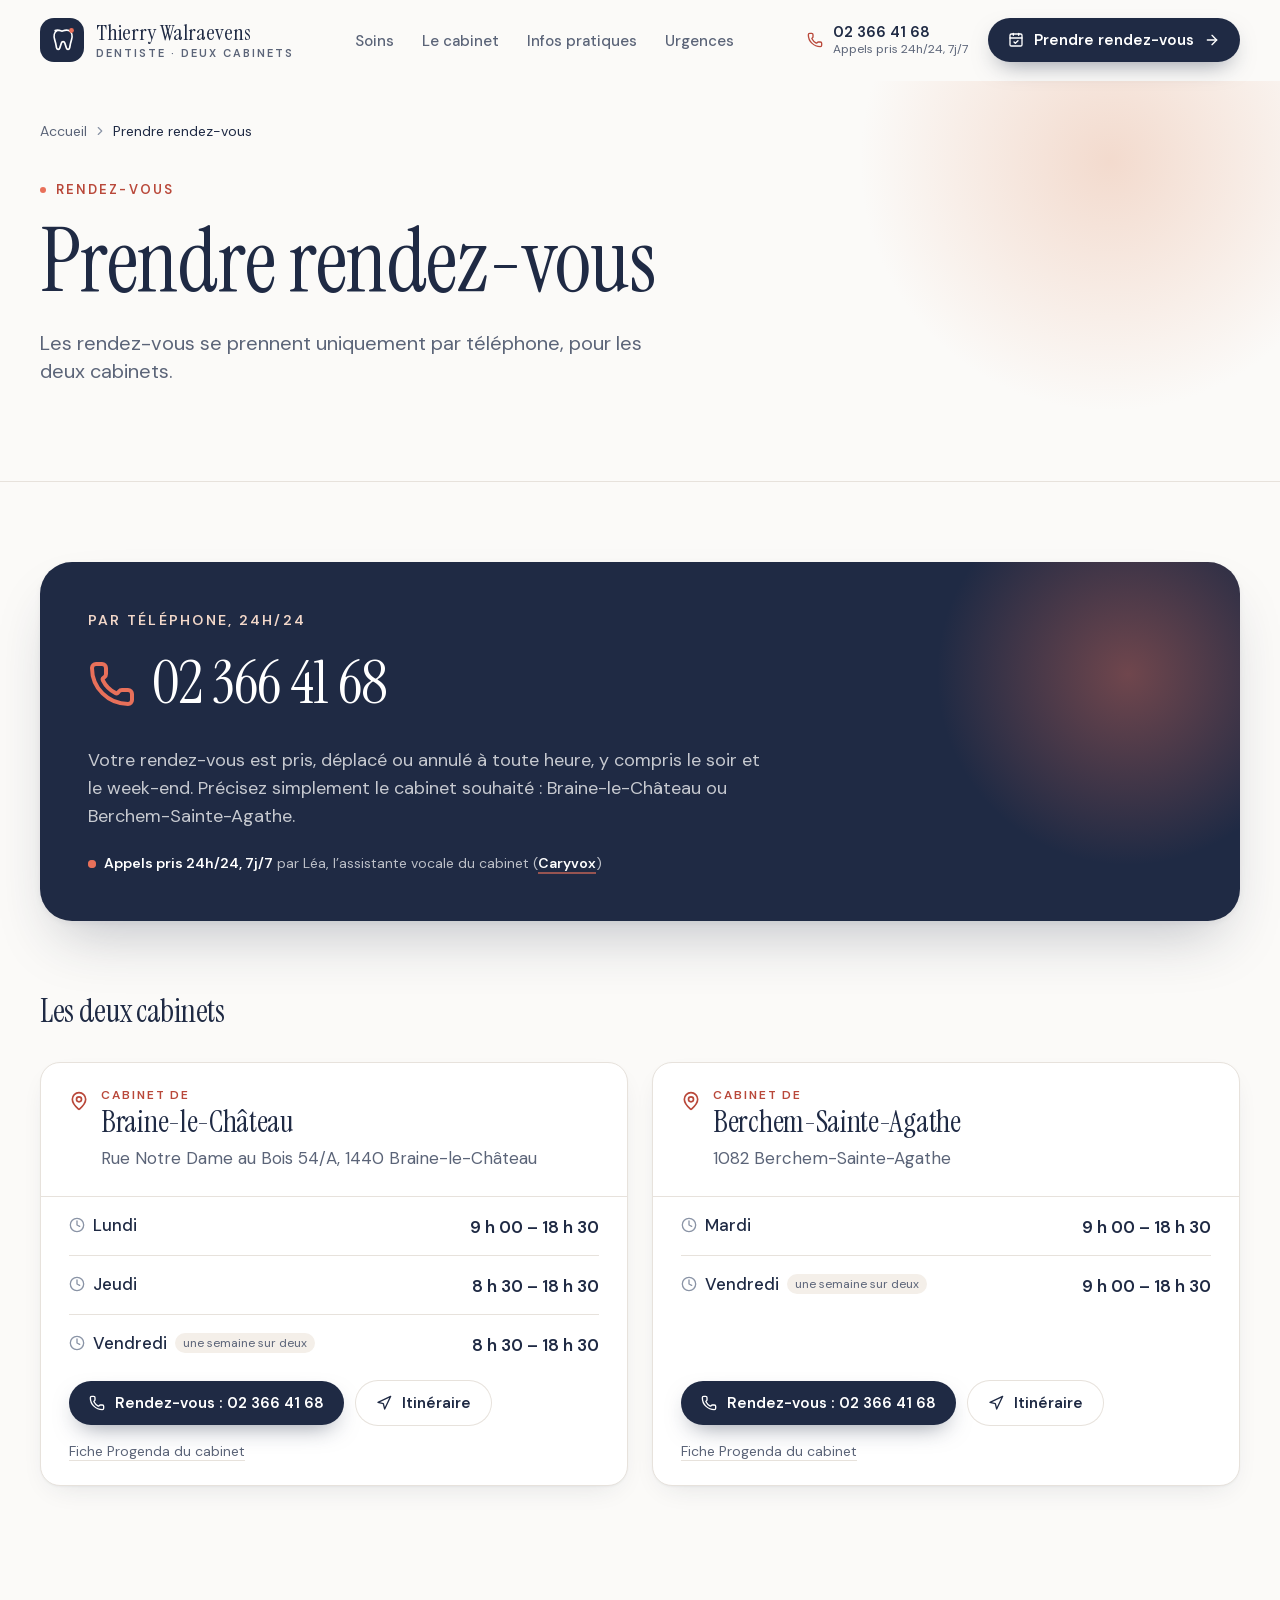
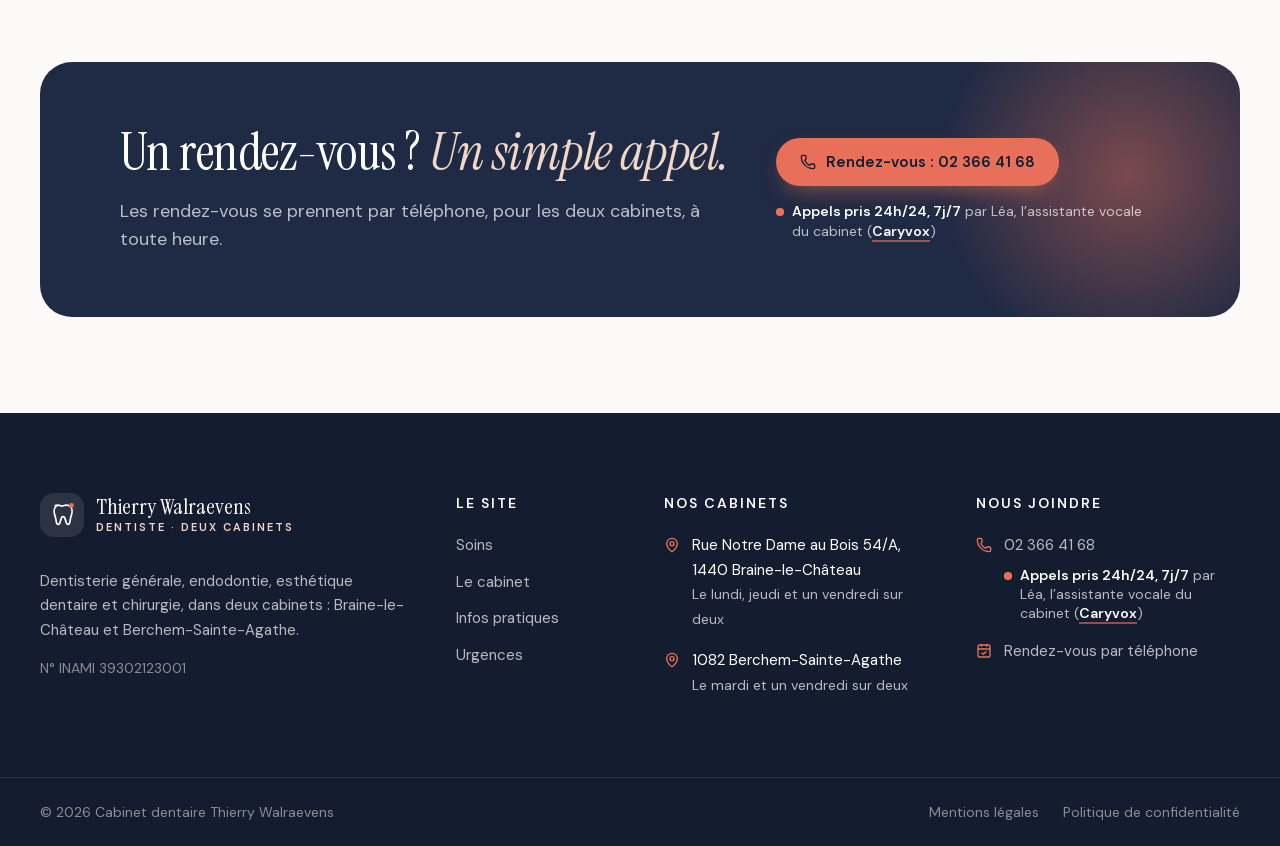
<file: rendez-vous/index.html>
<!DOCTYPE html><!--TaF7ROwWzqs8KJDsYsOEN--><html lang="fr-BE" class="__variable_ae301a __variable_231f96"><head><meta charSet="utf-8"/><meta name="viewport" content="width=device-width, initial-scale=1"/><link rel="stylesheet" href="/_next/static/css/a73aea4ac5dca2e2.css" data-precedence="next"/><link rel="preload" as="script" fetchPriority="low" href="/_next/static/chunks/webpack-25f38204bc679592.js"/><script src="/_next/static/chunks/4bd1b696-c023c6e3521b1417.js" async=""></script><script src="/_next/static/chunks/255-566af14aff71e752.js" async=""></script><script src="/_next/static/chunks/main-app-78d97796293f4056.js" async=""></script><script src="/_next/static/chunks/690-0809685d439d04f0.js" async=""></script><script src="/_next/static/chunks/app/layout-f9aadb8992a78633.js" async=""></script><script src="/_next/static/chunks/app/rendez-vous/page-15a07714ae0264d1.js" async=""></script><meta name="theme-color" content="#fbfaf8"/><meta name="color-scheme" content="light"/><title>Prendre rendez-vous | Dt. Thierry Walraevens</title><meta name="description" content="Les rendez-vous chez le Dt. Thierry Walraevens se prennent par téléphone au 02 366 41 68, pour les cabinets de Braine-le-Château et de Berchem-Sainte-Agathe."/><meta name="application-name" content="Cabinet dentaire Thierry Walraevens"/><meta name="robots" content="index, follow"/><link rel="canonical" href="https://dentiste-walraevens.be/rendez-vous/"/><meta name="format-detection" content="telephone=no"/><meta property="og:title" content="Prendre rendez-vous | Dt. Thierry Walraevens"/><meta property="og:description" content="Les rendez-vous chez le Dt. Thierry Walraevens se prennent par téléphone au 02 366 41 68, pour les cabinets de Braine-le-Château et de Berchem-Sainte-Agathe."/><meta property="og:url" content="https://dentiste-walraevens.be/rendez-vous/"/><meta property="og:site_name" content="Cabinet dentaire Thierry Walraevens"/><meta property="og:locale" content="fr_BE"/><meta property="og:type" content="website"/><meta name="twitter:card" content="summary_large_image"/><meta name="twitter:title" content="Prendre rendez-vous | Dt. Thierry Walraevens"/><meta name="twitter:description" content="Les rendez-vous chez le Dt. Thierry Walraevens se prennent par téléphone au 02 366 41 68, pour les cabinets de Braine-le-Château et de Berchem-Sainte-Agathe."/><link rel="icon" href="/icon.svg?d20a1e23008a509c" type="image/svg+xml" sizes="any"/><script src="/_next/static/chunks/polyfills-42372ed130431b0a.js" noModule=""></script></head><body><div hidden=""><!--$--><!--/$--></div><script type="application/ld+json">{"@context":"https://schema.org","@graph":[{"@type":"Person","@id":"https://dentiste-walraevens.be/#praticien","name":"Thierry Walraevens","jobTitle":"Dentiste","identifier":{"@type":"PropertyValue","propertyID":"INAMI","value":"39302123001"},"knowsLanguage":["Français","Nederlands","English"]},{"@type":"Dentist","@id":"https://dentiste-walraevens.be/#braine-le-chateau","name":"Cabinet dentaire Thierry Walraevens · Braine-le-Château","description":"Dentisterie générale, endodontie, esthétique dentaire et chirurgie, dans deux cabinets : Braine-le-Château et Berchem-Sainte-Agathe.","url":"https://dentiste-walraevens.be/","image":"https://dentiste-walraevens.be/opengraph-image.png","telephone":"+32 2 366 41 68","address":{"@type":"PostalAddress","streetAddress":"Rue Notre Dame au Bois 54/A","postalCode":"1440","addressLocality":"Braine-le-Château","addressCountry":"BE"},"openingHoursSpecification":[{"@type":"OpeningHoursSpecification","dayOfWeek":"https://schema.org/Monday","opens":"09:00","closes":"18:30"},{"@type":"OpeningHoursSpecification","dayOfWeek":"https://schema.org/Thursday","opens":"08:30","closes":"18:30"},{"@type":"OpeningHoursSpecification","dayOfWeek":"https://schema.org/Friday","opens":"08:30","closes":"18:30","description":"une semaine sur deux"}],"knowsLanguage":["Français","Nederlands","English"],"availableService":[{"@type":"MedicalProcedure","name":"Dentisterie générale"},{"@type":"MedicalProcedure","name":"Endodontie"},{"@type":"MedicalProcedure","name":"Esthétique dentaire"},{"@type":"MedicalProcedure","name":"Chirurgie"}],"medicalSpecialty":["Dentistry","Endodontic"],"paymentAccepted":"Bancontact, Cash","currenciesAccepted":"EUR","sameAs":["https://progenda.be/calendars/walraevens-thierry-dentiste-braine-le-chateau?locale=fr"],"employee":{"@id":"https://dentiste-walraevens.be/#praticien"}},{"@type":"Dentist","@id":"https://dentiste-walraevens.be/#berchem-sainte-agathe","name":"Cabinet dentaire Thierry Walraevens · Berchem-Sainte-Agathe","description":"Dentisterie générale, endodontie, esthétique dentaire et chirurgie, dans deux cabinets : Braine-le-Château et Berchem-Sainte-Agathe.","url":"https://dentiste-walraevens.be/","image":"https://dentiste-walraevens.be/opengraph-image.png","telephone":"+32 2 366 41 68","address":{"@type":"PostalAddress","postalCode":"1082","addressLocality":"Berchem-Sainte-Agathe","addressCountry":"BE"},"openingHoursSpecification":[{"@type":"OpeningHoursSpecification","dayOfWeek":"https://schema.org/Tuesday","opens":"09:00","closes":"18:30"},{"@type":"OpeningHoursSpecification","dayOfWeek":"https://schema.org/Friday","opens":"09:00","closes":"18:30","description":"une semaine sur deux"}],"knowsLanguage":["Français","Nederlands","English"],"availableService":[{"@type":"MedicalProcedure","name":"Dentisterie générale"},{"@type":"MedicalProcedure","name":"Endodontie"},{"@type":"MedicalProcedure","name":"Esthétique dentaire"},{"@type":"MedicalProcedure","name":"Chirurgie"}],"medicalSpecialty":["Dentistry","Endodontic"],"paymentAccepted":"Bancontact, Cash","currenciesAccepted":"EUR","sameAs":["https://progenda.be/calendars/thierry-walraevens-dentiste-berchem-sainte-agathe?locale=fr"],"employee":{"@id":"https://dentiste-walraevens.be/#praticien"}}]}</script><header class="sticky top-0 z-40 transition-[background-color,border-color] duration-300 border-b border-transparent bg-papier"><a href="#contenu" class="sr-only z-50 rounded-full bg-encre px-4 py-2 text-white focus:not-sr-only focus:absolute focus:top-3 focus:left-3">Aller au contenu</a><div class="conteneur flex h-20 items-center justify-between gap-6"><a aria-label="Dentiste Thierry Walraevens, accueil" class="rounded-xl" href="/"><span class="flex items-center gap-3"><svg viewBox="0 0 44 44" aria-hidden="true" class="size-11 shrink-0"><rect width="44" height="44" rx="14" class="fill-encre"></rect><path d="M15.2 12.5c2.3-1 4.4-.2 6.8.6 2.4-.8 4.5-1.6 6.8-.6 3.2 1.4 3.9 5.4 2.7 9.2-.9 2.8-1.4 5.3-1.8 8-.3 2-2.7 2.3-3.3.3l-1.6-5.1c-.5-1.6-2.9-1.6-3.4 0l-1.6 5.1c-.6 2-3 1.7-3.3-.3-.4-2.7-.9-5.2-1.8-8-1.2-3.8-.5-7.8 2.5-9.2Z" fill="none" stroke-width="1.7" stroke-linejoin="round" class="stroke-white"></path><circle cx="31.5" cy="12.5" r="2.4" class="fill-corail"></circle></svg><span class="flex flex-col leading-none"><span class="font-serif text-[1.375rem] text-encre">Thierry Walraevens</span><span class="mt-1 text-[0.6875rem] font-semibold tracking-[0.18em] uppercase text-gris">Dentiste<span class="hidden sm:inline"> · deux cabinets</span></span></span></span></a><nav aria-label="Navigation principale" class="hidden lg:block"><ul class="flex items-center gap-1"><li><a class="relative rounded-full px-3 py-2 text-[0.9375rem] font-medium whitespace-nowrap text-gris transition-colors hover:text-encre aria-[current=page]:text-encre" href="/soins/">Soins</a></li><li><a class="relative rounded-full px-3 py-2 text-[0.9375rem] font-medium whitespace-nowrap text-gris transition-colors hover:text-encre aria-[current=page]:text-encre" href="/le-cabinet/">Le cabinet</a></li><li><a class="relative rounded-full px-3 py-2 text-[0.9375rem] font-medium whitespace-nowrap text-gris transition-colors hover:text-encre aria-[current=page]:text-encre" href="/infos-pratiques/">Infos pratiques</a></li><li><a class="relative rounded-full px-3 py-2 text-[0.9375rem] font-medium whitespace-nowrap text-gris transition-colors hover:text-encre aria-[current=page]:text-encre" href="/urgences/">Urgences</a></li></ul></nav><div class="hidden items-center gap-2 lg:flex"><a href="tel:+3223664168" class="flex min-h-11 items-center gap-2.5 rounded-full px-3 text-encre transition-colors hover:text-corail-fonce"><svg xmlns="http://www.w3.org/2000/svg" width="24" height="24" viewBox="0 0 24 24" fill="none" stroke="currentColor" stroke-width="2" stroke-linecap="round" stroke-linejoin="round" class="lucide lucide-phone size-4 text-corail-fonce" aria-hidden="true"><path d="M13.832 16.568a1 1 0 0 0 1.213-.303l.355-.465A2 2 0 0 1 17 15h3a2 2 0 0 1 2 2v3a2 2 0 0 1-2 2A18 18 0 0 1 2 4a2 2 0 0 1 2-2h3a2 2 0 0 1 2 2v3a2 2 0 0 1-.8 1.6l-.468.351a1 1 0 0 0-.292 1.233 14 14 0 0 0 6.392 6.384"></path></svg><span class="flex flex-col leading-tight"><span class="text-[0.9375rem] font-semibold">02 366 41 68</span><span class="text-xs whitespace-nowrap text-gris">Appels pris 24h/24, 7j/7</span></span></a><a class="group inline-flex min-h-12 cursor-pointer items-center justify-center gap-2.5 whitespace-nowrap rounded-full px-6 py-3 text-[0.9375rem] font-semibold leading-none transition-[background-color,color,box-shadow,transform] duration-200 ease-doux active:translate-y-px bg-encre text-white hover:bg-encre-douce shadow-[0_10px_24px_-10px_rgb(31_42_68/0.55)] !min-h-11 !px-5" href="/rendez-vous/"><svg xmlns="http://www.w3.org/2000/svg" width="24" height="24" viewBox="0 0 24 24" fill="none" stroke="currentColor" stroke-width="2" stroke-linecap="round" stroke-linejoin="round" class="lucide lucide-calendar-check size-4" aria-hidden="true"><path d="M8 2v3"></path><path d="M16 2v3"></path><rect x="3" y="3" width="18" height="18" rx="2"></rect><path d="M3 9h18"></path><path d="m9 15 2 2 4-4"></path></svg>Prendre rendez-vous<svg xmlns="http://www.w3.org/2000/svg" width="24" height="24" viewBox="0 0 24 24" fill="none" stroke="currentColor" stroke-width="2" stroke-linecap="round" stroke-linejoin="round" class="lucide lucide-arrow-right size-4 transition-transform duration-200 group-hover:translate-x-1" aria-hidden="true"><path d="M5 12h14"></path><path d="m12 5 7 7-7 7"></path></svg></a></div><button type="button" aria-expanded="false" aria-controls="menu-mobile" class="-mr-2 flex size-12 cursor-pointer items-center justify-center rounded-full text-encre transition-colors hover:bg-lin lg:hidden"><span class="sr-only">Ouvrir le menu</span><svg xmlns="http://www.w3.org/2000/svg" width="24" height="24" viewBox="0 0 24 24" fill="none" stroke="currentColor" stroke-width="2" stroke-linecap="round" stroke-linejoin="round" class="lucide lucide-menu size-6" aria-hidden="true"><path d="M4 5h16"></path><path d="M4 12h16"></path><path d="M4 19h16"></path></svg></button></div><div id="menu-mobile" hidden="" class="h-[calc(100dvh-5rem)] overflow-y-auto border-t border-filet bg-papier lg:hidden"><nav aria-label="Navigation mobile" class="conteneur flex flex-col py-6"><ul class="divide-y divide-filet"><li><a class="flex min-h-14 items-center font-serif text-[1.75rem] text-encre aria-[current=page]:text-corail-fonce" href="/">Accueil</a></li><li><a class="flex min-h-14 items-center font-serif text-[1.75rem] text-encre aria-[current=page]:text-corail-fonce" href="/soins/">Soins</a></li><li><a class="flex min-h-14 items-center font-serif text-[1.75rem] text-encre aria-[current=page]:text-corail-fonce" href="/le-cabinet/">Le cabinet</a></li><li><a class="flex min-h-14 items-center font-serif text-[1.75rem] text-encre aria-[current=page]:text-corail-fonce" href="/infos-pratiques/">Infos pratiques</a></li><li><a class="flex min-h-14 items-center font-serif text-[1.75rem] text-encre aria-[current=page]:text-corail-fonce" href="/urgences/">Urgences</a></li></ul><div class="mt-8 grid gap-3"><a class="group inline-flex min-h-12 cursor-pointer items-center justify-center gap-2.5 whitespace-nowrap rounded-full px-6 py-3 text-[0.9375rem] font-semibold leading-none transition-[background-color,color,box-shadow,transform] duration-200 ease-doux active:translate-y-px bg-corail text-encre-profond hover:bg-[#ef8672] shadow-[0_10px_24px_-10px_rgb(232_112_90/0.7)] " href="/rendez-vous/"><svg xmlns="http://www.w3.org/2000/svg" width="24" height="24" viewBox="0 0 24 24" fill="none" stroke="currentColor" stroke-width="2" stroke-linecap="round" stroke-linejoin="round" class="lucide lucide-calendar-check size-4" aria-hidden="true"><path d="M8 2v3"></path><path d="M16 2v3"></path><rect x="3" y="3" width="18" height="18" rx="2"></rect><path d="M3 9h18"></path><path d="m9 15 2 2 4-4"></path></svg>Prendre rendez-vous<svg xmlns="http://www.w3.org/2000/svg" width="24" height="24" viewBox="0 0 24 24" fill="none" stroke="currentColor" stroke-width="2" stroke-linecap="round" stroke-linejoin="round" class="lucide lucide-arrow-right size-4 transition-transform duration-200 group-hover:translate-x-1" aria-hidden="true"><path d="M5 12h14"></path><path d="m12 5 7 7-7 7"></path></svg></a><a href="tel:+3223664168" class="group inline-flex min-h-12 cursor-pointer items-center justify-center gap-2.5 whitespace-nowrap rounded-full px-6 py-3 text-[0.9375rem] font-semibold leading-none transition-[background-color,color,box-shadow,transform] duration-200 ease-doux active:translate-y-px bg-white text-encre ring-1 ring-filet hover:ring-encre/30 "><svg xmlns="http://www.w3.org/2000/svg" width="24" height="24" viewBox="0 0 24 24" fill="none" stroke="currentColor" stroke-width="2" stroke-linecap="round" stroke-linejoin="round" class="lucide lucide-phone size-4" aria-hidden="true"><path d="M13.832 16.568a1 1 0 0 0 1.213-.303l.355-.465A2 2 0 0 1 17 15h3a2 2 0 0 1 2 2v3a2 2 0 0 1-2 2A18 18 0 0 1 2 4a2 2 0 0 1 2-2h3a2 2 0 0 1 2 2v3a2 2 0 0 1-.8 1.6l-.468.351a1 1 0 0 0-.292 1.233 14 14 0 0 0 6.392 6.384"></path></svg>02 366 41 68</a><p class="flex items-start gap-2 text-sm leading-snug text-gris mt-1 justify-center text-center"><span aria-hidden="true" class="relative mt-1.5 flex size-2 shrink-0"><span class="absolute inline-flex h-full w-full rounded-full bg-corail/60 motion-safe:animate-ping"></span><span class="relative inline-flex size-2 rounded-full bg-corail"></span></span><span><strong class="font-semibold text-encre">Appels pris 24h/24, 7j/7</strong> par<!-- --> <!-- -->Léa, l’assistante vocale du cabinet<!-- --> (<a href="https://caryvox.ai" target="_blank" rel="noopener" class="font-semibold underline decoration-2 underline-offset-4 text-encre decoration-corail/50 hover:decoration-corail">Caryvox<span class="sr-only"> (nouvel onglet)</span></a>)</span></p></div></nav></div></header><main id="contenu" tabindex="-1" class="outline-none"><section class="relative isolate overflow-hidden border-b border-filet"><div aria-hidden="true" class="absolute -top-48 right-[-8%] -z-10 size-[34rem] rounded-full bg-[radial-gradient(circle,rgb(242_215_201/0.9),transparent_65%)]"></div><div class="conteneur pt-8 pb-16 sm:pt-10 sm:pb-24"><script type="application/ld+json">{"@context":"https://schema.org","@type":"BreadcrumbList","itemListElement":[{"@type":"ListItem","position":1,"name":"Accueil","item":"https://dentiste-walraevens.be/"},{"@type":"ListItem","position":2,"name":"Prendre rendez-vous","item":"https://dentiste-walraevens.be/rendez-vous/"}]}</script><nav aria-label="Fil d’Ariane" class="mb-8"><ol class="flex flex-wrap items-center gap-1.5 text-sm text-gris"><li class="flex items-center gap-1.5"><a class="transition-colors hover:text-corail-fonce" href="/">Accueil</a></li><li class="flex items-center gap-1.5"><svg xmlns="http://www.w3.org/2000/svg" width="24" height="24" viewBox="0 0 24 24" fill="none" stroke="currentColor" stroke-width="2" stroke-linecap="round" stroke-linejoin="round" class="lucide lucide-chevron-right size-3.5 text-brume" aria-hidden="true"><path d="m9 18 6-6-6-6"></path></svg><span aria-current="page" class="text-encre">Prendre rendez-vous</span></li></ol></nav><p class="surtitre">Rendez-vous</p><h1 class="mt-4 max-w-4xl text-[3rem] leading-[1] sm:text-7xl lg:text-[5.5rem]">Prendre rendez-vous</h1><p class="mt-6 max-w-2xl text-lg text-gris sm:text-xl">Les rendez-vous se prennent uniquement par téléphone, pour les deux cabinets.</p></div></section><div class="conteneur py-16 sm:py-20"><section aria-labelledby="titre-appel" class="relative isolate overflow-hidden rounded-[var(--radius-grand)] bg-encre p-8 text-white shadow-flottant sm:p-12"><div aria-hidden="true" class="absolute -top-24 -right-24 -z-10 size-[26rem] rounded-full bg-[radial-gradient(circle,rgb(232_112_90/0.4),transparent_65%)]"></div><p class="text-sm font-semibold tracking-[0.16em] text-peche uppercase">Par téléphone, 24h/24</p><h2 id="titre-appel" class="mt-4 text-[2.5rem] leading-tight !text-white sm:text-6xl"><a href="tel:+3223664168" class="inline-flex items-center gap-4 hover:text-peche"><svg xmlns="http://www.w3.org/2000/svg" width="24" height="24" viewBox="0 0 24 24" fill="none" stroke="currentColor" stroke-width="2" stroke-linecap="round" stroke-linejoin="round" class="lucide lucide-phone size-9 text-corail sm:size-12" aria-hidden="true"><path d="M13.832 16.568a1 1 0 0 0 1.213-.303l.355-.465A2 2 0 0 1 17 15h3a2 2 0 0 1 2 2v3a2 2 0 0 1-2 2A18 18 0 0 1 2 4a2 2 0 0 1 2-2h3a2 2 0 0 1 2 2v3a2 2 0 0 1-.8 1.6l-.468.351a1 1 0 0 0-.292 1.233 14 14 0 0 0 6.392 6.384"></path></svg> <!-- -->02 366 41 68</a></h2><p class="mt-5 max-w-2xl text-lg text-white/75">Votre rendez-vous est pris, déplacé ou annulé à toute heure, y compris le soir et le week-end. Précisez simplement le cabinet souhaité : Braine-le-Château ou Berchem-Sainte-Agathe.</p><p class="flex items-start gap-2 text-sm leading-snug text-white/70 mt-6"><span aria-hidden="true" class="relative mt-1.5 flex size-2 shrink-0"><span class="absolute inline-flex h-full w-full rounded-full bg-corail/60 motion-safe:animate-ping"></span><span class="relative inline-flex size-2 rounded-full bg-corail"></span></span><span><strong class="font-semibold text-white">Appels pris 24h/24, 7j/7</strong> par<!-- --> <!-- -->Léa, l’assistante vocale du cabinet<!-- --> (<a href="https://caryvox.ai" target="_blank" rel="noopener" class="font-semibold underline decoration-2 underline-offset-4 text-white decoration-corail/60 hover:decoration-corail">Caryvox<span class="sr-only"> (nouvel onglet)</span></a>)</span></p></section><h2 class="mt-16 text-[2rem]">Les deux cabinets</h2><div class="mt-6 grid gap-6 lg:grid-cols-2"><div id="braine-le-chateau" class="flex scroll-mt-28 flex-col overflow-hidden rounded-[var(--radius-carte)] border border-filet bg-white shadow-doux"><div class="flex items-start gap-3 border-b px-7 py-6 border-filet"><svg xmlns="http://www.w3.org/2000/svg" width="24" height="24" viewBox="0 0 24 24" fill="none" stroke="currentColor" stroke-width="2" stroke-linecap="round" stroke-linejoin="round" class="lucide lucide-map-pin mt-1 size-5 shrink-0 text-corail-fonce" aria-hidden="true"><path d="M20 10c0 4.993-5.539 10.193-7.399 11.799a1 1 0 0 1-1.202 0C9.539 20.193 4 14.993 4 10a8 8 0 0 1 16 0"></path><circle cx="12" cy="10" r="3"></circle></svg><div><p class="text-xs font-semibold tracking-[0.16em] uppercase text-corail-fonce">Cabinet de</p><h3 class="text-[1.875rem] leading-tight ">Braine-le-Château</h3><p class="mt-1 text-gris">Rue Notre Dame au Bois 54/A, 1440 Braine-le-Château</p></div></div><dl class="flex-1 divide-y px-7 divide-filet"><div class="flex items-baseline justify-between gap-4 py-3.5"><dt class="flex items-center gap-2"><svg xmlns="http://www.w3.org/2000/svg" width="24" height="24" viewBox="0 0 24 24" fill="none" stroke="currentColor" stroke-width="2" stroke-linecap="round" stroke-linejoin="round" class="lucide lucide-clock size-4 text-brume" aria-hidden="true"><circle cx="12" cy="12" r="10"></circle><path d="M12 6v6l4 2"></path></svg><span class="font-medium">Lundi</span></dt><dd class="font-semibold whitespace-nowrap tabular-nums">9 h 00 – 18 h 30</dd></div><div class="flex items-baseline justify-between gap-4 py-3.5"><dt class="flex items-center gap-2"><svg xmlns="http://www.w3.org/2000/svg" width="24" height="24" viewBox="0 0 24 24" fill="none" stroke="currentColor" stroke-width="2" stroke-linecap="round" stroke-linejoin="round" class="lucide lucide-clock size-4 text-brume" aria-hidden="true"><circle cx="12" cy="12" r="10"></circle><path d="M12 6v6l4 2"></path></svg><span class="font-medium">Jeudi</span></dt><dd class="font-semibold whitespace-nowrap tabular-nums">8 h 30 – 18 h 30</dd></div><div class="flex items-baseline justify-between gap-4 py-3.5"><dt class="flex items-center gap-2"><svg xmlns="http://www.w3.org/2000/svg" width="24" height="24" viewBox="0 0 24 24" fill="none" stroke="currentColor" stroke-width="2" stroke-linecap="round" stroke-linejoin="round" class="lucide lucide-clock size-4 text-brume" aria-hidden="true"><circle cx="12" cy="12" r="10"></circle><path d="M12 6v6l4 2"></path></svg><span class="font-medium">Vendredi</span><span class="rounded-full px-2 py-0.5 text-xs bg-lin text-gris">une semaine sur deux</span></dt><dd class="font-semibold whitespace-nowrap tabular-nums">8 h 30 – 18 h 30</dd></div></dl><div class="flex flex-col gap-3 px-7 pt-2 pb-7 sm:flex-row"><a href="tel:+3223664168" class="group inline-flex min-h-12 cursor-pointer items-center justify-center gap-2.5 whitespace-nowrap rounded-full px-6 py-3 text-[0.9375rem] font-semibold leading-none transition-[background-color,color,box-shadow,transform] duration-200 ease-doux active:translate-y-px bg-encre text-white hover:bg-encre-douce shadow-[0_10px_24px_-10px_rgb(31_42_68/0.55)] !min-h-11 !px-5"><svg xmlns="http://www.w3.org/2000/svg" width="24" height="24" viewBox="0 0 24 24" fill="none" stroke="currentColor" stroke-width="2" stroke-linecap="round" stroke-linejoin="round" class="lucide lucide-phone size-4" aria-hidden="true"><path d="M13.832 16.568a1 1 0 0 0 1.213-.303l.355-.465A2 2 0 0 1 17 15h3a2 2 0 0 1 2 2v3a2 2 0 0 1-2 2A18 18 0 0 1 2 4a2 2 0 0 1 2-2h3a2 2 0 0 1 2 2v3a2 2 0 0 1-.8 1.6l-.468.351a1 1 0 0 0-.292 1.233 14 14 0 0 0 6.392 6.384"></path></svg>Rendez-vous : <!-- -->02 366 41 68</a><a href="https://www.google.com/maps/search/?api=1&amp;query=Dentiste%20Thierry%20Walraevens%20Rue%20Notre%20Dame%20au%20Bois%2054%2FA%2C%201440%20Braine-le-Ch%C3%A2teau" class="group inline-flex min-h-12 cursor-pointer items-center justify-center gap-2.5 whitespace-nowrap rounded-full px-6 py-3 text-[0.9375rem] font-semibold leading-none transition-[background-color,color,box-shadow,transform] duration-200 ease-doux active:translate-y-px bg-white text-encre ring-1 ring-filet hover:ring-encre/30 !min-h-11 !px-5" target="_blank" rel="noopener"><svg xmlns="http://www.w3.org/2000/svg" width="24" height="24" viewBox="0 0 24 24" fill="none" stroke="currentColor" stroke-width="2" stroke-linecap="round" stroke-linejoin="round" class="lucide lucide-navigation size-4" aria-hidden="true"><polygon points="3 11 22 2 13 21 11 13 3 11"></polygon></svg> Itinéraire<span class="sr-only"> (nouvel onglet)</span></a></div><a href="https://progenda.be/calendars/walraevens-thierry-dentiste-braine-le-chateau?locale=fr" target="_blank" rel="noopener" class="-mt-3 mb-6 px-7 text-sm underline underline-offset-4 text-gris decoration-filet hover:text-encre">Fiche Progenda du cabinet<span class="sr-only"> (nouvel onglet)</span></a></div><div id="berchem-sainte-agathe" class="flex scroll-mt-28 flex-col overflow-hidden rounded-[var(--radius-carte)] border border-filet bg-white shadow-doux"><div class="flex items-start gap-3 border-b px-7 py-6 border-filet"><svg xmlns="http://www.w3.org/2000/svg" width="24" height="24" viewBox="0 0 24 24" fill="none" stroke="currentColor" stroke-width="2" stroke-linecap="round" stroke-linejoin="round" class="lucide lucide-map-pin mt-1 size-5 shrink-0 text-corail-fonce" aria-hidden="true"><path d="M20 10c0 4.993-5.539 10.193-7.399 11.799a1 1 0 0 1-1.202 0C9.539 20.193 4 14.993 4 10a8 8 0 0 1 16 0"></path><circle cx="12" cy="10" r="3"></circle></svg><div><p class="text-xs font-semibold tracking-[0.16em] uppercase text-corail-fonce">Cabinet de</p><h3 class="text-[1.875rem] leading-tight ">Berchem-Sainte-Agathe</h3><p class="mt-1 text-gris">1082 Berchem-Sainte-Agathe</p></div></div><dl class="flex-1 divide-y px-7 divide-filet"><div class="flex items-baseline justify-between gap-4 py-3.5"><dt class="flex items-center gap-2"><svg xmlns="http://www.w3.org/2000/svg" width="24" height="24" viewBox="0 0 24 24" fill="none" stroke="currentColor" stroke-width="2" stroke-linecap="round" stroke-linejoin="round" class="lucide lucide-clock size-4 text-brume" aria-hidden="true"><circle cx="12" cy="12" r="10"></circle><path d="M12 6v6l4 2"></path></svg><span class="font-medium">Mardi</span></dt><dd class="font-semibold whitespace-nowrap tabular-nums">9 h 00 – 18 h 30</dd></div><div class="flex items-baseline justify-between gap-4 py-3.5"><dt class="flex items-center gap-2"><svg xmlns="http://www.w3.org/2000/svg" width="24" height="24" viewBox="0 0 24 24" fill="none" stroke="currentColor" stroke-width="2" stroke-linecap="round" stroke-linejoin="round" class="lucide lucide-clock size-4 text-brume" aria-hidden="true"><circle cx="12" cy="12" r="10"></circle><path d="M12 6v6l4 2"></path></svg><span class="font-medium">Vendredi</span><span class="rounded-full px-2 py-0.5 text-xs bg-lin text-gris">une semaine sur deux</span></dt><dd class="font-semibold whitespace-nowrap tabular-nums">9 h 00 – 18 h 30</dd></div></dl><div class="flex flex-col gap-3 px-7 pt-2 pb-7 sm:flex-row"><a href="tel:+3223664168" class="group inline-flex min-h-12 cursor-pointer items-center justify-center gap-2.5 whitespace-nowrap rounded-full px-6 py-3 text-[0.9375rem] font-semibold leading-none transition-[background-color,color,box-shadow,transform] duration-200 ease-doux active:translate-y-px bg-encre text-white hover:bg-encre-douce shadow-[0_10px_24px_-10px_rgb(31_42_68/0.55)] !min-h-11 !px-5"><svg xmlns="http://www.w3.org/2000/svg" width="24" height="24" viewBox="0 0 24 24" fill="none" stroke="currentColor" stroke-width="2" stroke-linecap="round" stroke-linejoin="round" class="lucide lucide-phone size-4" aria-hidden="true"><path d="M13.832 16.568a1 1 0 0 0 1.213-.303l.355-.465A2 2 0 0 1 17 15h3a2 2 0 0 1 2 2v3a2 2 0 0 1-2 2A18 18 0 0 1 2 4a2 2 0 0 1 2-2h3a2 2 0 0 1 2 2v3a2 2 0 0 1-.8 1.6l-.468.351a1 1 0 0 0-.292 1.233 14 14 0 0 0 6.392 6.384"></path></svg>Rendez-vous : <!-- -->02 366 41 68</a><a href="https://www.google.com/maps/search/?api=1&amp;query=Dentiste%20Thierry%20Walraevens%201082%20Berchem-Sainte-Agathe" class="group inline-flex min-h-12 cursor-pointer items-center justify-center gap-2.5 whitespace-nowrap rounded-full px-6 py-3 text-[0.9375rem] font-semibold leading-none transition-[background-color,color,box-shadow,transform] duration-200 ease-doux active:translate-y-px bg-white text-encre ring-1 ring-filet hover:ring-encre/30 !min-h-11 !px-5" target="_blank" rel="noopener"><svg xmlns="http://www.w3.org/2000/svg" width="24" height="24" viewBox="0 0 24 24" fill="none" stroke="currentColor" stroke-width="2" stroke-linecap="round" stroke-linejoin="round" class="lucide lucide-navigation size-4" aria-hidden="true"><polygon points="3 11 22 2 13 21 11 13 3 11"></polygon></svg> Itinéraire<span class="sr-only"> (nouvel onglet)</span></a></div><a href="https://progenda.be/calendars/thierry-walraevens-dentiste-berchem-sainte-agathe?locale=fr" target="_blank" rel="noopener" class="-mt-3 mb-6 px-7 text-sm underline underline-offset-4 text-gris decoration-filet hover:text-encre">Fiche Progenda du cabinet<span class="sr-only"> (nouvel onglet)</span></a></div></div></div><!--$--><!--/$--></main><section aria-labelledby="titre-rdv" class="conteneur py-20 sm:py-24"><div class="relative isolate overflow-hidden rounded-[var(--radius-grand)] bg-encre px-6 py-14 text-white sm:px-14 sm:py-16 lg:px-20"><div aria-hidden="true" class="absolute -top-24 -right-24 -z-10 size-[26rem] rounded-full bg-[radial-gradient(circle,rgb(232_112_90/0.45),transparent_65%)]"></div><div class="flex flex-col gap-10 lg:flex-row lg:items-center lg:justify-between"><div class="max-w-2xl"><h2 id="titre-rdv" class="text-[2.5rem] leading-[1.05] !text-white sm:text-[3.25rem]">Un rendez-vous ? <em class="text-peche">Un simple appel.</em></h2><p class="mt-4 text-lg text-white/70">Les rendez-vous se prennent par téléphone, pour les deux cabinets, à toute heure.</p></div><div class="lg:shrink-0"><a href="tel:+3223664168" class="group inline-flex min-h-12 cursor-pointer items-center justify-center gap-2.5 whitespace-nowrap rounded-full px-6 py-3 text-[0.9375rem] font-semibold leading-none transition-[background-color,color,box-shadow,transform] duration-200 ease-doux active:translate-y-px bg-corail text-encre-profond hover:bg-[#ef8672] shadow-[0_10px_24px_-10px_rgb(232_112_90/0.7)] "><svg xmlns="http://www.w3.org/2000/svg" width="24" height="24" viewBox="0 0 24 24" fill="none" stroke="currentColor" stroke-width="2" stroke-linecap="round" stroke-linejoin="round" class="lucide lucide-phone size-4" aria-hidden="true"><path d="M13.832 16.568a1 1 0 0 0 1.213-.303l.355-.465A2 2 0 0 1 17 15h3a2 2 0 0 1 2 2v3a2 2 0 0 1-2 2A18 18 0 0 1 2 4a2 2 0 0 1 2-2h3a2 2 0 0 1 2 2v3a2 2 0 0 1-.8 1.6l-.468.351a1 1 0 0 0-.292 1.233 14 14 0 0 0 6.392 6.384"></path></svg>Rendez-vous : <!-- -->02 366 41 68</a><p class="flex items-start gap-2 text-sm leading-snug text-white/70 mt-4 max-w-sm"><span aria-hidden="true" class="relative mt-1.5 flex size-2 shrink-0"><span class="absolute inline-flex h-full w-full rounded-full bg-corail/60 motion-safe:animate-ping"></span><span class="relative inline-flex size-2 rounded-full bg-corail"></span></span><span><strong class="font-semibold text-white">Appels pris 24h/24, 7j/7</strong> par<!-- --> <!-- -->Léa, l’assistante vocale du cabinet<!-- --> (<a href="https://caryvox.ai" target="_blank" rel="noopener" class="font-semibold underline decoration-2 underline-offset-4 text-white decoration-corail/60 hover:decoration-corail">Caryvox<span class="sr-only"> (nouvel onglet)</span></a>)</span></p></div></div></div></section><footer class="bg-encre-profond pb-28 text-white/70 lg:pb-0"><div class="conteneur grid gap-12 py-16 sm:grid-cols-2 lg:grid-cols-12 lg:py-20"><div class="lg:col-span-4"><a aria-label="Accueil" class="inline-block rounded-xl" href="/"><span class="flex items-center gap-3"><svg viewBox="0 0 44 44" aria-hidden="true" class="size-11 shrink-0"><rect width="44" height="44" rx="14" class="fill-white/10"></rect><path d="M15.2 12.5c2.3-1 4.4-.2 6.8.6 2.4-.8 4.5-1.6 6.8-.6 3.2 1.4 3.9 5.4 2.7 9.2-.9 2.8-1.4 5.3-1.8 8-.3 2-2.7 2.3-3.3.3l-1.6-5.1c-.5-1.6-2.9-1.6-3.4 0l-1.6 5.1c-.6 2-3 1.7-3.3-.3-.4-2.7-.9-5.2-1.8-8-1.2-3.8-.5-7.8 2.5-9.2Z" fill="none" stroke-width="1.7" stroke-linejoin="round" class="stroke-white"></path><circle cx="31.5" cy="12.5" r="2.4" class="fill-corail"></circle></svg><span class="flex flex-col leading-none"><span class="font-serif text-[1.375rem] text-white">Thierry Walraevens</span><span class="mt-1 text-[0.6875rem] font-semibold tracking-[0.18em] uppercase text-peche">Dentiste<span class="hidden sm:inline"> · deux cabinets</span></span></span></span></a><p class="mt-6 max-w-sm text-[0.9375rem] leading-relaxed">Dentisterie générale, endodontie, esthétique dentaire et chirurgie, dans deux cabinets : Braine-le-Château et Berchem-Sainte-Agathe.</p><p class="mt-4 text-sm text-white/50">N° INAMI <!-- -->39302123001</p></div><nav aria-label="Pied de page" class="lg:col-span-2"><p class="text-sm font-semibold tracking-[0.14em] text-white uppercase">Le site</p><ul class="mt-5 space-y-3 text-[0.9375rem]"><li><a class="transition-colors hover:text-white" href="/soins/">Soins</a></li><li><a class="transition-colors hover:text-white" href="/le-cabinet/">Le cabinet</a></li><li><a class="transition-colors hover:text-white" href="/infos-pratiques/">Infos pratiques</a></li><li><a class="transition-colors hover:text-white" href="/urgences/">Urgences</a></li></ul></nav><div class="lg:col-span-3"><p class="text-sm font-semibold tracking-[0.14em] text-white uppercase">Nos cabinets</p><ul class="mt-5 space-y-4 text-[0.9375rem]"><li class="flex gap-3"><svg xmlns="http://www.w3.org/2000/svg" width="24" height="24" viewBox="0 0 24 24" fill="none" stroke="currentColor" stroke-width="2" stroke-linecap="round" stroke-linejoin="round" class="lucide lucide-map-pin mt-1 size-4 shrink-0 text-corail" aria-hidden="true"><path d="M20 10c0 4.993-5.539 10.193-7.399 11.799a1 1 0 0 1-1.202 0C9.539 20.193 4 14.993 4 10a8 8 0 0 1 16 0"></path><circle cx="12" cy="10" r="3"></circle></svg><span><span class="block text-white">Rue Notre Dame au Bois 54/A, 1440 Braine-le-Château</span><span class="text-sm">Le <!-- -->lundi, jeudi et un vendredi sur deux</span></span></li><li class="flex gap-3"><svg xmlns="http://www.w3.org/2000/svg" width="24" height="24" viewBox="0 0 24 24" fill="none" stroke="currentColor" stroke-width="2" stroke-linecap="round" stroke-linejoin="round" class="lucide lucide-map-pin mt-1 size-4 shrink-0 text-corail" aria-hidden="true"><path d="M20 10c0 4.993-5.539 10.193-7.399 11.799a1 1 0 0 1-1.202 0C9.539 20.193 4 14.993 4 10a8 8 0 0 1 16 0"></path><circle cx="12" cy="10" r="3"></circle></svg><span><span class="block text-white">1082 Berchem-Sainte-Agathe</span><span class="text-sm">Le <!-- -->mardi et un vendredi sur deux</span></span></li></ul></div><div class="lg:col-span-3"><p class="text-sm font-semibold tracking-[0.14em] text-white uppercase">Nous joindre</p><ul class="mt-5 space-y-4 text-[0.9375rem]"><li class="flex gap-3"><svg xmlns="http://www.w3.org/2000/svg" width="24" height="24" viewBox="0 0 24 24" fill="none" stroke="currentColor" stroke-width="2" stroke-linecap="round" stroke-linejoin="round" class="lucide lucide-phone mt-1 size-4 shrink-0 text-corail" aria-hidden="true"><path d="M13.832 16.568a1 1 0 0 0 1.213-.303l.355-.465A2 2 0 0 1 17 15h3a2 2 0 0 1 2 2v3a2 2 0 0 1-2 2A18 18 0 0 1 2 4a2 2 0 0 1 2-2h3a2 2 0 0 1 2 2v3a2 2 0 0 1-.8 1.6l-.468.351a1 1 0 0 0-.292 1.233 14 14 0 0 0 6.392 6.384"></path></svg><span><a href="tel:+3223664168" class="transition-colors hover:text-white">02 366 41 68</a><p class="flex items-start gap-2 text-sm leading-snug text-white/70 mt-2"><span aria-hidden="true" class="relative mt-1.5 flex size-2 shrink-0"><span class="absolute inline-flex h-full w-full rounded-full bg-corail/60 motion-safe:animate-ping"></span><span class="relative inline-flex size-2 rounded-full bg-corail"></span></span><span><strong class="font-semibold text-white">Appels pris 24h/24, 7j/7</strong> par<!-- --> <!-- -->Léa, l’assistante vocale du cabinet<!-- --> (<a href="https://caryvox.ai" target="_blank" rel="noopener" class="font-semibold underline decoration-2 underline-offset-4 text-white decoration-corail/60 hover:decoration-corail">Caryvox<span class="sr-only"> (nouvel onglet)</span></a>)</span></p></span></li><li class="flex gap-3"><svg xmlns="http://www.w3.org/2000/svg" width="24" height="24" viewBox="0 0 24 24" fill="none" stroke="currentColor" stroke-width="2" stroke-linecap="round" stroke-linejoin="round" class="lucide lucide-calendar-check mt-1 size-4 shrink-0 text-corail" aria-hidden="true"><path d="M8 2v3"></path><path d="M16 2v3"></path><rect x="3" y="3" width="18" height="18" rx="2"></rect><path d="M3 9h18"></path><path d="m9 15 2 2 4-4"></path></svg><a class="transition-colors hover:text-white" href="/rendez-vous/">Rendez-vous par téléphone</a></li></ul></div></div><div class="border-t border-white/10"><div class="conteneur flex flex-col gap-4 py-6 text-sm text-white/50 sm:flex-row sm:items-center sm:justify-between"><p>© <!-- -->2026<!-- --> <!-- -->Cabinet dentaire Thierry Walraevens</p><ul class="flex flex-wrap gap-x-6 gap-y-2"><li><a class="transition-colors hover:text-white" href="/mentions-legales/">Mentions légales</a></li><li><a class="transition-colors hover:text-white" href="/politique-de-confidentialite/">Politique de confidentialité</a></li></ul></div></div></footer><div class="fixed inset-x-0 bottom-0 z-30 border-t border-filet bg-papier/90 px-4 pt-3 pb-[max(0.75rem,env(safe-area-inset-bottom))] backdrop-blur-xl lg:hidden"><a href="tel:+3223664168" class="mx-auto flex min-h-12 max-w-md items-center justify-center gap-2 rounded-full bg-encre px-4 text-[0.9375rem] font-semibold whitespace-nowrap text-white"><svg xmlns="http://www.w3.org/2000/svg" width="24" height="24" viewBox="0 0 24 24" fill="none" stroke="currentColor" stroke-width="2" stroke-linecap="round" stroke-linejoin="round" class="lucide lucide-phone size-4 text-corail" aria-hidden="true"><path d="M13.832 16.568a1 1 0 0 0 1.213-.303l.355-.465A2 2 0 0 1 17 15h3a2 2 0 0 1 2 2v3a2 2 0 0 1-2 2A18 18 0 0 1 2 4a2 2 0 0 1 2-2h3a2 2 0 0 1 2 2v3a2 2 0 0 1-.8 1.6l-.468.351a1 1 0 0 0-.292 1.233 14 14 0 0 0 6.392 6.384"></path></svg>Appeler pour un rendez-vous</a></div><script src="/_next/static/chunks/webpack-25f38204bc679592.js" id="_R_" async=""></script><script>(self.__next_f=self.__next_f||[]).push([0])</script><script>self.__next_f.push([1,"1:\"$Sreact.fragment\"\nb:I[7150,[],\"\"]\n:HL[\"/_next/static/css/a73aea4ac5dca2e2.css\",\"style\"]\n2:Tcc4,"])</script><script>self.__next_f.push([1,"{\"@context\":\"https://schema.org\",\"@graph\":[{\"@type\":\"Person\",\"@id\":\"https://dentiste-walraevens.be/#praticien\",\"name\":\"Thierry Walraevens\",\"jobTitle\":\"Dentiste\",\"identifier\":{\"@type\":\"PropertyValue\",\"propertyID\":\"INAMI\",\"value\":\"39302123001\"},\"knowsLanguage\":[\"Français\",\"Nederlands\",\"English\"]},{\"@type\":\"Dentist\",\"@id\":\"https://dentiste-walraevens.be/#braine-le-chateau\",\"name\":\"Cabinet dentaire Thierry Walraevens · Braine-le-Château\",\"description\":\"Dentisterie générale, endodontie, esthétique dentaire et chirurgie, dans deux cabinets : Braine-le-Château et Berchem-Sainte-Agathe.\",\"url\":\"https://dentiste-walraevens.be/\",\"image\":\"https://dentiste-walraevens.be/opengraph-image.png\",\"telephone\":\"+32 2 366 41 68\",\"address\":{\"@type\":\"PostalAddress\",\"streetAddress\":\"Rue Notre Dame au Bois 54/A\",\"postalCode\":\"1440\",\"addressLocality\":\"Braine-le-Château\",\"addressCountry\":\"BE\"},\"openingHoursSpecification\":[{\"@type\":\"OpeningHoursSpecification\",\"dayOfWeek\":\"https://schema.org/Monday\",\"opens\":\"09:00\",\"closes\":\"18:30\"},{\"@type\":\"OpeningHoursSpecification\",\"dayOfWeek\":\"https://schema.org/Thursday\",\"opens\":\"08:30\",\"closes\":\"18:30\"},{\"@type\":\"OpeningHoursSpecification\",\"dayOfWeek\":\"https://schema.org/Friday\",\"opens\":\"08:30\",\"closes\":\"18:30\",\"description\":\"une semaine sur deux\"}],\"knowsLanguage\":[\"Français\",\"Nederlands\",\"English\"],\"availableService\":[{\"@type\":\"MedicalProcedure\",\"name\":\"Dentisterie générale\"},{\"@type\":\"MedicalProcedure\",\"name\":\"Endodontie\"},{\"@type\":\"MedicalProcedure\",\"name\":\"Esthétique dentaire\"},{\"@type\":\"MedicalProcedure\",\"name\":\"Chirurgie\"}],\"medicalSpecialty\":[\"Dentistry\",\"Endodontic\"],\"paymentAccepted\":\"Bancontact, Cash\",\"currenciesAccepted\":\"EUR\",\"sameAs\":[\"https://progenda.be/calendars/walraevens-thierry-dentiste-braine-le-chateau?locale=fr\"],\"employee\":{\"@id\":\"https://dentiste-walraevens.be/#praticien\"}},{\"@type\":\"Dentist\",\"@id\":\"https://dentiste-walraevens.be/#berchem-sainte-agathe\",\"name\":\"Cabinet dentaire Thierry Walraevens · Berchem-Sainte-Agathe\",\"description\":\"Dentisterie générale, endodontie, esthétique dentaire et chirurgie, dans deux cabinets : Braine-le-Château et Berchem-Sainte-Agathe.\",\"url\":\"https://dentiste-walraevens.be/\",\"image\":\"https://dentiste-walraevens.be/opengraph-image.png\",\"telephone\":\"+32 2 366 41 68\",\"address\":{\"@type\":\"PostalAddress\",\"postalCode\":\"1082\",\"addressLocality\":\"Berchem-Sainte-Agathe\",\"addressCountry\":\"BE\"},\"openingHoursSpecification\":[{\"@type\":\"OpeningHoursSpecification\",\"dayOfWeek\":\"https://schema.org/Tuesday\",\"opens\":\"09:00\",\"closes\":\"18:30\"},{\"@type\":\"OpeningHoursSpecification\",\"dayOfWeek\":\"https://schema.org/Friday\",\"opens\":\"09:00\",\"closes\":\"18:30\",\"description\":\"une semaine sur deux\"}],\"knowsLanguage\":[\"Français\",\"Nederlands\",\"English\"],\"availableService\":[{\"@type\":\"MedicalProcedure\",\"name\":\"Dentisterie générale\"},{\"@type\":\"MedicalProcedure\",\"name\":\"Endodontie\"},{\"@type\":\"MedicalProcedure\",\"name\":\"Esthétique dentaire\"},{\"@type\":\"MedicalProcedure\",\"name\":\"Chirurgie\"}],\"medicalSpecialty\":[\"Dentistry\",\"Endodontic\"],\"paymentAccepted\":\"Bancontact, Cash\",\"currenciesAccepted\":\"EUR\",\"sameAs\":[\"https://progenda.be/calendars/thierry-walraevens-dentiste-berchem-sainte-agathe?locale=fr\"],\"employee\":{\"@id\":\"https://dentiste-walraevens.be/#praticien\"}}]}"])</script><script>self.__next_f.push([1,"0:{\"P\":null,\"b\":\"TaF7ROwWzqs8KJDsYsOEN\",\"p\":\"\",\"c\":[\"\",\"rendez-vous\",\"\"],\"i\":false,\"f\":[[[\"\",{\"children\":[\"rendez-vous\",{\"children\":[\"__PAGE__\",{}]}]},\"$undefined\",\"$undefined\",true],[\"\",[\"$\",\"$1\",\"c\",{\"children\":[[[\"$\",\"link\",\"0\",{\"rel\":\"stylesheet\",\"href\":\"/_next/static/css/a73aea4ac5dca2e2.css\",\"precedence\":\"next\",\"crossOrigin\":\"$undefined\",\"nonce\":\"$undefined\"}]],[\"$\",\"html\",null,{\"lang\":\"fr-BE\",\"className\":\"__variable_ae301a __variable_231f96\",\"children\":[\"$\",\"body\",null,{\"children\":[[\"$\",\"script\",null,{\"type\":\"application/ld+json\",\"dangerouslySetInnerHTML\":{\"__html\":\"$2\"}}],false,\"$L3\",\"$L4\",\"$L5\",\"$L6\",\"$L7\"]}]}]]}],{\"children\":[\"rendez-vous\",\"$L8\",{\"children\":[\"__PAGE__\",\"$L9\",{},null,false]},null,false]},null,false],\"$La\",false]],\"m\":\"$undefined\",\"G\":[\"$b\",[]],\"s\":false,\"S\":true}\n"])</script><script>self.__next_f.push([1,"c:I[1215,[\"690\",\"static/chunks/690-0809685d439d04f0.js\",\"177\",\"static/chunks/app/layout-f9aadb8992a78633.js\"],\"EnTete\"]\nd:I[9766,[],\"\"]\ne:I[8924,[],\"\"]\nf:I[2619,[\"690\",\"static/chunks/690-0809685d439d04f0.js\",\"829\",\"static/chunks/app/rendez-vous/page-15a07714ae0264d1.js\"],\"\"]\n10:I[3352,[\"690\",\"static/chunks/690-0809685d439d04f0.js\",\"829\",\"static/chunks/app/rendez-vous/page-15a07714ae0264d1.js\"],\"default\"]\n17:I[4431,[],\"ViewportBoundary\"]\n19:I[4431,[],\"MetadataBoundary\"]\n1a:\"$Sreact.suspense\"\n3:[\"$\",\"$Lc\",null,{}]\n"])</script><script>self.__next_f.push([1,"4:[\"$\",\"main\",null,{\"id\":\"contenu\",\"tabIndex\":-1,\"className\":\"outline-none\",\"children\":[\"$\",\"$Ld\",null,{\"parallelRouterKey\":\"children\",\"error\":\"$undefined\",\"errorStyles\":\"$undefined\",\"errorScripts\":\"$undefined\",\"template\":[\"$\",\"$Le\",null,{}],\"templateStyles\":\"$undefined\",\"templateScripts\":\"$undefined\",\"notFound\":[[\"$\",\"section\",null,{\"className\":\"relative isolate overflow-hidden border-b border-filet\",\"children\":[[\"$\",\"div\",null,{\"aria-hidden\":true,\"className\":\"absolute -top-48 right-[-8%] -z-10 size-[34rem] rounded-full bg-[radial-gradient(circle,rgb(242_215_201/0.9),transparent_65%)]\"}],[\"$\",\"div\",null,{\"className\":\"conteneur pt-8 pb-16 sm:pt-10 sm:pb-24\",\"children\":[\"$undefined\",[\"$\",\"p\",null,{\"className\":\"surtitre\",\"children\":\"Erreur 404\"}],[\"$\",\"h1\",null,{\"className\":\"mt-4 max-w-4xl text-[3rem] leading-[1] sm:text-7xl lg:text-[5.5rem]\",\"children\":\"Page introuvable\"}],[\"$\",\"p\",null,{\"className\":\"mt-6 max-w-2xl text-lg text-gris sm:text-xl\",\"children\":\"Cette adresse ne correspond à aucune page du site.\"}],[\"$\",\"div\",null,{\"className\":\"mt-10\",\"children\":[\"$\",\"$Lf\",null,{\"href\":\"/\",\"className\":\"group inline-flex min-h-12 cursor-pointer items-center justify-center gap-2.5 whitespace-nowrap rounded-full px-6 py-3 text-[0.9375rem] font-semibold leading-none transition-[background-color,color,box-shadow,transform] duration-200 ease-doux active:translate-y-px bg-encre text-white hover:bg-encre-douce shadow-[0_10px_24px_-10px_rgb(31_42_68/0.55)] \",\"children\":[null,\"Retour à l’accueil\",[\"$\",\"$L10\",null,{\"ref\":\"$undefined\",\"icon\":{\"name\":\"arrow-right\",\"size\":24,\"node\":[[\"path\",{\"d\":\"M5 12h14\",\"key\":\"1ays0h\"}],[\"path\",{\"d\":\"m12 5 7 7-7 7\",\"key\":\"xquz4c\"}]]},\"className\":\"size-4 transition-transform duration-200 group-hover:translate-x-1\",\"aria-hidden\":true}]]}]}]]}]]}],[]],\"forbidden\":\"$undefined\",\"unauthorized\":\"$undefined\"}]}]\n"])</script><script>self.__next_f.push([1,"5:[\"$\",\"section\",null,{\"aria-labelledby\":\"titre-rdv\",\"className\":\"conteneur py-20 sm:py-24\",\"children\":[\"$\",\"div\",null,{\"className\":\"relative isolate overflow-hidden rounded-[var(--radius-grand)] bg-encre px-6 py-14 text-white sm:px-14 sm:py-16 lg:px-20\",\"children\":[[\"$\",\"div\",null,{\"aria-hidden\":true,\"className\":\"absolute -top-24 -right-24 -z-10 size-[26rem] rounded-full bg-[radial-gradient(circle,rgb(232_112_90/0.45),transparent_65%)]\"}],[\"$\",\"div\",null,{\"className\":\"flex flex-col gap-10 lg:flex-row lg:items-center lg:justify-between\",\"children\":[[\"$\",\"div\",null,{\"className\":\"max-w-2xl\",\"children\":[[\"$\",\"h2\",null,{\"id\":\"titre-rdv\",\"className\":\"text-[2.5rem] leading-[1.05] !text-white sm:text-[3.25rem]\",\"children\":[\"Un rendez-vous ? \",[\"$\",\"em\",null,{\"className\":\"text-peche\",\"children\":\"Un simple appel.\"}]]}],[\"$\",\"p\",null,{\"className\":\"mt-4 text-lg text-white/70\",\"children\":\"Les rendez-vous se prennent par téléphone, pour les deux cabinets, à toute heure.\"}]]}],[\"$\",\"div\",null,{\"className\":\"lg:shrink-0\",\"children\":[[\"$\",\"a\",null,{\"href\":\"tel:+3223664168\",\"className\":\"group inline-flex min-h-12 cursor-pointer items-center justify-center gap-2.5 whitespace-nowrap rounded-full px-6 py-3 text-[0.9375rem] font-semibold leading-none transition-[background-color,color,box-shadow,transform] duration-200 ease-doux active:translate-y-px bg-corail text-encre-profond hover:bg-[#ef8672] shadow-[0_10px_24px_-10px_rgb(232_112_90/0.7)] \",\"children\":[[\"$\",\"$L10\",null,{\"ref\":\"$undefined\",\"icon\":{\"name\":\"phone\",\"size\":24,\"node\":[[\"path\",{\"d\":\"M13.832 16.568a1 1 0 0 0 1.213-.303l.355-.465A2 2 0 0 1 17 15h3a2 2 0 0 1 2 2v3a2 2 0 0 1-2 2A18 18 0 0 1 2 4a2 2 0 0 1 2-2h3a2 2 0 0 1 2 2v3a2 2 0 0 1-.8 1.6l-.468.351a1 1 0 0 0-.292 1.233 14 14 0 0 0 6.392 6.384\",\"key\":\"9njp5v\"}]]},\"className\":\"size-4\",\"aria-hidden\":true}],[\"Rendez-vous : \",\"02 366 41 68\"],false,null]}],[\"$\",\"p\",null,{\"className\":\"flex items-start gap-2 text-sm leading-snug text-white/70 mt-4 max-w-sm\",\"children\":[[\"$\",\"span\",null,{\"aria-hidden\":true,\"className\":\"relative mt-1.5 flex size-2 shrink-0\",\"children\":[[\"$\",\"span\",null,{\"className\":\"absolute inline-flex h-full w-full rounded-full bg-corail/60 motion-safe:animate-ping\"}],[\"$\",\"span\",null,{\"className\":\"relative inline-flex size-2 rounded-full bg-corail\"}]]}],[\"$\",\"span\",null,{\"children\":[[\"$\",\"strong\",null,{\"className\":\"font-semibold text-white\",\"children\":\"Appels pris 24h/24, 7j/7\"}],\" par\",\" \",\"Léa, l’assistante vocale du cabinet\",\" (\",[\"$\",\"a\",null,{\"href\":\"https://caryvox.ai\",\"target\":\"_blank\",\"rel\":\"noopener\",\"className\":\"font-semibold underline decoration-2 underline-offset-4 text-white decoration-corail/60 hover:decoration-corail\",\"children\":[\"Caryvox\",[\"$\",\"span\",null,{\"className\":\"sr-only\",\"children\":\" (nouvel onglet)\"}]]}],\")\"]}]]}]]}]]}]]}]}]\n"])</script><script>self.__next_f.push([1,"6:[\"$\",\"footer\",null,{\"className\":\"bg-encre-profond pb-28 text-white/70 lg:pb-0\",\"children\":[[\"$\",\"div\",null,{\"className\":\"conteneur grid gap-12 py-16 sm:grid-cols-2 lg:grid-cols-12 lg:py-20\",\"children\":[[\"$\",\"div\",null,{\"className\":\"lg:col-span-4\",\"children\":[[\"$\",\"$Lf\",null,{\"href\":\"/\",\"aria-label\":\"Accueil\",\"className\":\"inline-block rounded-xl\",\"children\":[\"$\",\"span\",null,{\"className\":\"flex items-center gap-3\",\"children\":[[\"$\",\"svg\",null,{\"viewBox\":\"0 0 44 44\",\"aria-hidden\":true,\"className\":\"size-11 shrink-0\",\"children\":[[\"$\",\"rect\",null,{\"width\":\"44\",\"height\":\"44\",\"rx\":\"14\",\"className\":\"fill-white/10\"}],[\"$\",\"path\",null,{\"d\":\"M15.2 12.5c2.3-1 4.4-.2 6.8.6 2.4-.8 4.5-1.6 6.8-.6 3.2 1.4 3.9 5.4 2.7 9.2-.9 2.8-1.4 5.3-1.8 8-.3 2-2.7 2.3-3.3.3l-1.6-5.1c-.5-1.6-2.9-1.6-3.4 0l-1.6 5.1c-.6 2-3 1.7-3.3-.3-.4-2.7-.9-5.2-1.8-8-1.2-3.8-.5-7.8 2.5-9.2Z\",\"fill\":\"none\",\"strokeWidth\":\"1.7\",\"strokeLinejoin\":\"round\",\"className\":\"stroke-white\"}],[\"$\",\"circle\",null,{\"cx\":\"31.5\",\"cy\":\"12.5\",\"r\":\"2.4\",\"className\":\"fill-corail\"}]]}],[\"$\",\"span\",null,{\"className\":\"flex flex-col leading-none\",\"children\":[[\"$\",\"span\",null,{\"className\":\"font-serif text-[1.375rem] text-white\",\"children\":\"Thierry Walraevens\"}],[\"$\",\"span\",null,{\"className\":\"mt-1 text-[0.6875rem] font-semibold tracking-[0.18em] uppercase text-peche\",\"children\":[\"Dentiste\",[\"$\",\"span\",null,{\"className\":\"hidden sm:inline\",\"children\":\" · deux cabinets\"}]]}]]}]]}]}],[\"$\",\"p\",null,{\"className\":\"mt-6 max-w-sm text-[0.9375rem] leading-relaxed\",\"children\":\"Dentisterie générale, endodontie, esthétique dentaire et chirurgie, dans deux cabinets : Braine-le-Château et Berchem-Sainte-Agathe.\"}],[\"$\",\"p\",null,{\"className\":\"mt-4 text-sm text-white/50\",\"children\":[\"N° INAMI \",\"39302123001\"]}]]}],[\"$\",\"nav\",null,{\"aria-label\":\"Pied de page\",\"className\":\"lg:col-span-2\",\"children\":[[\"$\",\"p\",null,{\"className\":\"text-sm font-semibold tracking-[0.14em] text-white uppercase\",\"children\":\"Le site\"}],[\"$\",\"ul\",null,{\"className\":\"mt-5 space-y-3 text-[0.9375rem]\",\"children\":[[\"$\",\"li\",\"/soins/\",{\"children\":[\"$\",\"$Lf\",null,{\"href\":\"/soins/\",\"className\":\"transition-colors hover:text-white\",\"children\":\"Soins\"}]}],[\"$\",\"li\",\"/le-cabinet/\",{\"children\":[\"$\",\"$Lf\",null,{\"href\":\"/le-cabinet/\",\"className\":\"transition-colors hover:text-white\",\"children\":\"Le cabinet\"}]}],[\"$\",\"li\",\"/infos-pratiques/\",{\"children\":[\"$\",\"$Lf\",null,{\"href\":\"/infos-pratiques/\",\"className\":\"transition-colors hover:text-white\",\"children\":\"Infos pratiques\"}]}],[\"$\",\"li\",\"/urgences/\",{\"children\":[\"$\",\"$Lf\",null,{\"href\":\"/urgences/\",\"className\":\"transition-colors hover:text-white\",\"children\":\"Urgences\"}]}]]}]]}],[\"$\",\"div\",null,{\"className\":\"lg:col-span-3\",\"children\":[[\"$\",\"p\",null,{\"className\":\"text-sm font-semibold tracking-[0.14em] text-white uppercase\",\"children\":\"Nos cabinets\"}],[\"$\",\"ul\",null,{\"className\":\"mt-5 space-y-4 text-[0.9375rem]\",\"children\":[[\"$\",\"li\",\"braine-le-chateau\",{\"className\":\"flex gap-3\",\"children\":[[\"$\",\"$L10\",null,{\"ref\":\"$undefined\",\"icon\":{\"name\":\"map-pin\",\"size\":24,\"node\":[[\"path\",{\"d\":\"M20 10c0 4.993-5.539 10.193-7.399 11.799a1 1 0 0 1-1.202 0C9.539 20.193 4 14.993 4 10a8 8 0 0 1 16 0\",\"key\":\"1r0f0z\"}],[\"circle\",{\"cx\":\"12\",\"cy\":\"10\",\"r\":\"3\",\"key\":\"ilqhr7\"}]]},\"className\":\"mt-1 size-4 shrink-0 text-corail\",\"aria-hidden\":true}],[\"$\",\"span\",null,{\"children\":[[\"$\",\"span\",null,{\"className\":\"block text-white\",\"children\":\"Rue Notre Dame au Bois 54/A, 1440 Braine-le-Château\"}],[\"$\",\"span\",null,{\"className\":\"text-sm\",\"children\":[\"Le \",\"lundi, jeudi et un vendredi sur deux\"]}]]}]]}],[\"$\",\"li\",\"berchem-sainte-agathe\",{\"className\":\"flex gap-3\",\"children\":[[\"$\",\"$L10\",null,{\"ref\":\"$undefined\",\"icon\":\"$6:props:children:0:props:children:2:props:children:1:props:children:0:props:children:0:props:icon\",\"className\":\"mt-1 size-4 shrink-0 text-corail\",\"aria-hidden\":true}],[\"$\",\"span\",null,{\"children\":[[\"$\",\"span\",null,{\"className\":\"block text-white\",\"children\":\"1082 Berchem-Sainte-Agathe\"}],[\"$\",\"span\",null,{\"className\":\"text-sm\",\"children\":[\"Le \",\"mardi et un vendredi sur deux\"]}]]}]]}]]}]]}],[\"$\",\"div\",null,{\"className\":\"lg:col-span-3\",\"children\":[[\"$\",\"p\",null,{\"className\":\"text-sm font-semibold tracking-[0.14em] text-white uppercase\",\"children\":\"Nous joindre\"}],[\"$\",\"ul\",null,{\"className\":\"mt-5 space-y-4 text-[0.9375rem]\",\"children\":[[\"$\",\"li\",null,{\"className\":\"flex gap-3\",\"children\":[[\"$\",\"$L10\",null,{\"ref\":\"$undefined\",\"icon\":\"$5:props:children:props:children:1:props:children:1:props:children:0:props:children:0:props:icon\",\"className\":\"mt-1 size-4 shrink-0 text-corail\",\"aria-hidden\":true}],[\"$\",\"span\",null,{\"children\":[[\"$\",\"a\",null,{\"href\":\"tel:+3223664168\",\"className\":\"transition-colors hover:text-white\",\"children\":\"02 366 41 68\"}],\"$L11\"]}]]}],\"$L12\"]}]]}]]}],\"$L13\"]}]\n"])</script><script>self.__next_f.push([1,"7:[\"$\",\"div\",null,{\"className\":\"fixed inset-x-0 bottom-0 z-30 border-t border-filet bg-papier/90 px-4 pt-3 pb-[max(0.75rem,env(safe-area-inset-bottom))] backdrop-blur-xl lg:hidden\",\"children\":[\"$\",\"a\",null,{\"href\":\"tel:+3223664168\",\"className\":\"mx-auto flex min-h-12 max-w-md items-center justify-center gap-2 rounded-full bg-encre px-4 text-[0.9375rem] font-semibold whitespace-nowrap text-white\",\"children\":[[\"$\",\"$L10\",null,{\"ref\":\"$undefined\",\"icon\":\"$5:props:children:props:children:1:props:children:1:props:children:0:props:children:0:props:icon\",\"className\":\"size-4 text-corail\",\"aria-hidden\":true}],\"Appeler pour un rendez-vous\"]}]}]\n8:[\"$\",\"$1\",\"c\",{\"children\":[null,[\"$\",\"$Ld\",null,{\"parallelRouterKey\":\"children\",\"error\":\"$undefined\",\"errorStyles\":\"$undefined\",\"errorScripts\":\"$undefined\",\"template\":[\"$\",\"$Le\",null,{}],\"templateStyles\":\"$undefined\",\"templateScripts\":\"$undefined\",\"notFound\":\"$undefined\",\"forbidden\":\"$undefined\",\"unauthorized\":\"$undefined\"}]]}]\n"])</script><script>self.__next_f.push([1,"9:[\"$\",\"$1\",\"c\",{\"children\":[[[\"$\",\"section\",null,{\"className\":\"relative isolate overflow-hidden border-b border-filet\",\"children\":[[\"$\",\"div\",null,{\"aria-hidden\":true,\"className\":\"absolute -top-48 right-[-8%] -z-10 size-[34rem] rounded-full bg-[radial-gradient(circle,rgb(242_215_201/0.9),transparent_65%)]\"}],[\"$\",\"div\",null,{\"className\":\"conteneur pt-8 pb-16 sm:pt-10 sm:pb-24\",\"children\":[[[\"$\",\"script\",null,{\"type\":\"application/ld+json\",\"dangerouslySetInnerHTML\":{\"__html\":\"{\\\"@context\\\":\\\"https://schema.org\\\",\\\"@type\\\":\\\"BreadcrumbList\\\",\\\"itemListElement\\\":[{\\\"@type\\\":\\\"ListItem\\\",\\\"position\\\":1,\\\"name\\\":\\\"Accueil\\\",\\\"item\\\":\\\"https://dentiste-walraevens.be/\\\"},{\\\"@type\\\":\\\"ListItem\\\",\\\"position\\\":2,\\\"name\\\":\\\"Prendre rendez-vous\\\",\\\"item\\\":\\\"https://dentiste-walraevens.be/rendez-vous/\\\"}]}\"}}],[\"$\",\"nav\",null,{\"aria-label\":\"Fil d’Ariane\",\"className\":\"mb-8\",\"children\":[\"$\",\"ol\",null,{\"className\":\"flex flex-wrap items-center gap-1.5 text-sm text-gris\",\"children\":[[\"$\",\"li\",\"/\",{\"className\":\"flex items-center gap-1.5\",\"children\":[false,[\"$\",\"$Lf\",null,{\"href\":\"/\",\"className\":\"transition-colors hover:text-corail-fonce\",\"children\":\"Accueil\"}]]}],[\"$\",\"li\",\"/rendez-vous/\",{\"className\":\"flex items-center gap-1.5\",\"children\":[[\"$\",\"$L10\",null,{\"ref\":\"$undefined\",\"icon\":{\"name\":\"chevron-right\",\"size\":24,\"node\":[[\"path\",{\"d\":\"m9 18 6-6-6-6\",\"key\":\"mthhwq\"}]]},\"className\":\"size-3.5 text-brume\",\"aria-hidden\":true}],[\"$\",\"span\",null,{\"aria-current\":\"page\",\"className\":\"text-encre\",\"children\":\"Prendre rendez-vous\"}]]}]]}]}]],[\"$\",\"p\",null,{\"className\":\"surtitre\",\"children\":\"Rendez-vous\"}],[\"$\",\"h1\",null,{\"className\":\"mt-4 max-w-4xl text-[3rem] leading-[1] sm:text-7xl lg:text-[5.5rem]\",\"children\":\"Prendre rendez-vous\"}],[\"$\",\"p\",null,{\"className\":\"mt-6 max-w-2xl text-lg text-gris sm:text-xl\",\"children\":\"Les rendez-vous se prennent uniquement par téléphone, pour les deux cabinets.\"}],\"$undefined\"]}]]}],[\"$\",\"div\",null,{\"className\":\"conteneur py-16 sm:py-20\",\"children\":[[\"$\",\"section\",null,{\"aria-labelledby\":\"titre-appel\",\"className\":\"relative isolate overflow-hidden rounded-[var(--radius-grand)] bg-encre p-8 text-white shadow-flottant sm:p-12\",\"children\":[[\"$\",\"div\",null,{\"aria-hidden\":true,\"className\":\"absolute -top-24 -right-24 -z-10 size-[26rem] rounded-full bg-[radial-gradient(circle,rgb(232_112_90/0.4),transparent_65%)]\"}],[\"$\",\"p\",null,{\"className\":\"text-sm font-semibold tracking-[0.16em] text-peche uppercase\",\"children\":\"Par téléphone, 24h/24\"}],[\"$\",\"h2\",null,{\"id\":\"titre-appel\",\"className\":\"mt-4 text-[2.5rem] leading-tight !text-white sm:text-6xl\",\"children\":[\"$\",\"a\",null,{\"href\":\"tel:+3223664168\",\"className\":\"inline-flex items-center gap-4 hover:text-peche\",\"children\":[[\"$\",\"$L10\",null,{\"ref\":\"$undefined\",\"icon\":\"$5:props:children:props:children:1:props:children:1:props:children:0:props:children:0:props:icon\",\"className\":\"size-9 text-corail sm:size-12\",\"aria-hidden\":true}],\" \",\"02 366 41 68\"]}]}],[\"$\",\"p\",null,{\"className\":\"mt-5 max-w-2xl text-lg text-white/75\",\"children\":\"Votre rendez-vous est pris, déplacé ou annulé à toute heure, y compris le soir et le week-end. Précisez simplement le cabinet souhaité : Braine-le-Château ou Berchem-Sainte-Agathe.\"}],[\"$\",\"p\",null,{\"className\":\"flex items-start gap-2 text-sm leading-snug text-white/70 mt-6\",\"children\":[[\"$\",\"span\",null,{\"aria-hidden\":true,\"className\":\"relative mt-1.5 flex size-2 shrink-0\",\"children\":[[\"$\",\"span\",null,{\"className\":\"absolute inline-flex h-full w-full rounded-full bg-corail/60 motion-safe:animate-ping\"}],[\"$\",\"span\",null,{\"className\":\"relative inline-flex size-2 rounded-full bg-corail\"}]]}],[\"$\",\"span\",null,{\"children\":[[\"$\",\"strong\",null,{\"className\":\"font-semibold text-white\",\"children\":\"Appels pris 24h/24, 7j/7\"}],\" par\",\" \",\"Léa, l’assistante vocale du cabinet\",\" (\",[\"$\",\"a\",null,{\"href\":\"https://caryvox.ai\",\"target\":\"_blank\",\"rel\":\"noopener\",\"className\":\"font-semibold underline decoration-2 underline-offset-4 text-white decoration-corail/60 hover:decoration-corail\",\"children\":[\"Caryvox\",[\"$\",\"span\",null,{\"className\":\"sr-only\",\"children\":\" (nouvel onglet)\"}]]}],\")\"]}]]}]]}],[\"$\",\"h2\",null,{\"className\":\"mt-16 text-[2rem]\",\"children\":\"Les deux cabinets\"}],[\"$\",\"div\",null,{\"className\":\"mt-6 grid gap-6 lg:grid-cols-2\",\"children\":[\"$L14\",\"$L15\"]}]]}]],null,\"$L16\"]}]\n"])</script><script>self.__next_f.push([1,"a:[\"$\",\"$1\",\"h\",{\"children\":[null,[[\"$\",\"$L17\",null,{\"children\":\"$L18\"}],null],[\"$\",\"$L19\",null,{\"children\":[\"$\",\"div\",null,{\"hidden\":true,\"children\":[\"$\",\"$1a\",null,{\"fallback\":null,\"children\":\"$L1b\"}]}]}]]}]\n"])</script><script>self.__next_f.push([1,"1d:I[4431,[],\"OutletBoundary\"]\n1f:I[5278,[],\"AsyncMetadataOutlet\"]\n"])</script><script>self.__next_f.push([1,"11:[\"$\",\"p\",null,{\"className\":\"flex items-start gap-2 text-sm leading-snug text-white/70 mt-2\",\"children\":[[\"$\",\"span\",null,{\"aria-hidden\":true,\"className\":\"relative mt-1.5 flex size-2 shrink-0\",\"children\":[[\"$\",\"span\",null,{\"className\":\"absolute inline-flex h-full w-full rounded-full bg-corail/60 motion-safe:animate-ping\"}],[\"$\",\"span\",null,{\"className\":\"relative inline-flex size-2 rounded-full bg-corail\"}]]}],[\"$\",\"span\",null,{\"children\":[[\"$\",\"strong\",null,{\"className\":\"font-semibold text-white\",\"children\":\"Appels pris 24h/24, 7j/7\"}],\" par\",\" \",\"Léa, l’assistante vocale du cabinet\",\" (\",[\"$\",\"a\",null,{\"href\":\"https://caryvox.ai\",\"target\":\"_blank\",\"rel\":\"noopener\",\"className\":\"font-semibold underline decoration-2 underline-offset-4 text-white decoration-corail/60 hover:decoration-corail\",\"children\":[\"Caryvox\",[\"$\",\"span\",null,{\"className\":\"sr-only\",\"children\":\" (nouvel onglet)\"}]]}],\")\"]}]]}]\n"])</script><script>self.__next_f.push([1,"12:[\"$\",\"li\",null,{\"className\":\"flex gap-3\",\"children\":[[\"$\",\"$L10\",null,{\"ref\":\"$undefined\",\"icon\":{\"name\":\"calendar-check\",\"size\":24,\"node\":[[\"path\",{\"d\":\"M8 2v3\",\"key\":\"1ioesn\"}],[\"path\",{\"d\":\"M16 2v3\",\"key\":\"otl347\"}],[\"rect\",{\"x\":\"3\",\"y\":\"3\",\"width\":\"18\",\"height\":\"18\",\"rx\":\"2\",\"key\":\"h1oib\"}],[\"path\",{\"d\":\"M3 9h18\",\"key\":\"1pudct\"}],[\"path\",{\"d\":\"m9 15 2 2 4-4\",\"key\":\"1grp1n\"}]]},\"className\":\"mt-1 size-4 shrink-0 text-corail\",\"aria-hidden\":true}],[\"$\",\"$Lf\",null,{\"href\":\"/rendez-vous/\",\"className\":\"transition-colors hover:text-white\",\"children\":\"Rendez-vous par téléphone\"}]]}]\n"])</script><script>self.__next_f.push([1,"13:[\"$\",\"div\",null,{\"className\":\"border-t border-white/10\",\"children\":[\"$\",\"div\",null,{\"className\":\"conteneur flex flex-col gap-4 py-6 text-sm text-white/50 sm:flex-row sm:items-center sm:justify-between\",\"children\":[[\"$\",\"p\",null,{\"children\":[\"© \",2026,\" \",\"Cabinet dentaire Thierry Walraevens\"]}],[\"$\",\"ul\",null,{\"className\":\"flex flex-wrap gap-x-6 gap-y-2\",\"children\":[[\"$\",\"li\",\"/mentions-legales/\",{\"children\":[\"$\",\"$Lf\",null,{\"href\":\"/mentions-legales/\",\"className\":\"transition-colors hover:text-white\",\"children\":\"Mentions légales\"}]}],[\"$\",\"li\",\"/politique-de-confidentialite/\",{\"children\":[\"$\",\"$Lf\",null,{\"href\":\"/politique-de-confidentialite/\",\"className\":\"transition-colors hover:text-white\",\"children\":\"Politique de confidentialité\"}]}]]}]]}]}]\n"])</script><script>self.__next_f.push([1,"14:[\"$\",\"div\",\"braine-le-chateau\",{\"id\":\"braine-le-chateau\",\"className\":\"flex scroll-mt-28 flex-col overflow-hidden rounded-[var(--radius-carte)] border border-filet bg-white shadow-doux\",\"children\":[[\"$\",\"div\",null,{\"className\":\"flex items-start gap-3 border-b px-7 py-6 border-filet\",\"children\":[[\"$\",\"$L10\",null,{\"ref\":\"$undefined\",\"icon\":\"$6:props:children:0:props:children:2:props:children:1:props:children:0:props:children:0:props:icon\",\"className\":\"mt-1 size-5 shrink-0 text-corail-fonce\",\"aria-hidden\":true}],[\"$\",\"div\",null,{\"children\":[[\"$\",\"p\",null,{\"className\":\"text-xs font-semibold tracking-[0.16em] uppercase text-corail-fonce\",\"children\":\"Cabinet de\"}],[\"$\",\"h3\",null,{\"className\":\"text-[1.875rem] leading-tight \",\"children\":\"Braine-le-Château\"}],[\"$\",\"p\",null,{\"className\":\"mt-1 text-gris\",\"children\":\"Rue Notre Dame au Bois 54/A, 1440 Braine-le-Château\"}]]}]]}],[\"$\",\"dl\",null,{\"className\":\"flex-1 divide-y px-7 divide-filet\",\"children\":[[\"$\",\"div\",\"Lundi\",{\"className\":\"flex items-baseline justify-between gap-4 py-3.5\",\"children\":[[\"$\",\"dt\",null,{\"className\":\"flex items-center gap-2\",\"children\":[[\"$\",\"$L10\",null,{\"ref\":\"$undefined\",\"icon\":{\"name\":\"clock\",\"size\":24,\"node\":[[\"circle\",{\"cx\":\"12\",\"cy\":\"12\",\"r\":\"10\",\"key\":\"1mglay\"}],[\"path\",{\"d\":\"M12 6v6l4 2\",\"key\":\"mmk7yg\"}]]},\"className\":\"size-4 text-brume\",\"aria-hidden\":true}],[\"$\",\"span\",null,{\"className\":\"font-medium\",\"children\":\"Lundi\"}],\"$undefined\"]}],[\"$\",\"dd\",null,{\"className\":\"font-semibold whitespace-nowrap tabular-nums\",\"children\":\"9 h 00 – 18 h 30\"}]]}],[\"$\",\"div\",\"Jeudi\",{\"className\":\"flex items-baseline justify-between gap-4 py-3.5\",\"children\":[[\"$\",\"dt\",null,{\"className\":\"flex items-center gap-2\",\"children\":[[\"$\",\"$L10\",null,{\"ref\":\"$undefined\",\"icon\":\"$14:props:children:1:props:children:0:props:children:0:props:children:0:props:icon\",\"className\":\"size-4 text-brume\",\"aria-hidden\":true}],[\"$\",\"span\",null,{\"className\":\"font-medium\",\"children\":\"Jeudi\"}],\"$undefined\"]}],[\"$\",\"dd\",null,{\"className\":\"font-semibold whitespace-nowrap tabular-nums\",\"children\":\"8 h 30 – 18 h 30\"}]]}],[\"$\",\"div\",\"Vendredi\",{\"className\":\"flex items-baseline justify-between gap-4 py-3.5\",\"children\":[[\"$\",\"dt\",null,{\"className\":\"flex items-center gap-2\",\"children\":[[\"$\",\"$L10\",null,{\"ref\":\"$undefined\",\"icon\":\"$14:props:children:1:props:children:0:props:children:0:props:children:0:props:icon\",\"className\":\"size-4 text-brume\",\"aria-hidden\":true}],[\"$\",\"span\",null,{\"className\":\"font-medium\",\"children\":\"Vendredi\"}],[\"$\",\"span\",null,{\"className\":\"rounded-full px-2 py-0.5 text-xs bg-lin text-gris\",\"children\":\"une semaine sur deux\"}]]}],[\"$\",\"dd\",null,{\"className\":\"font-semibold whitespace-nowrap tabular-nums\",\"children\":\"8 h 30 – 18 h 30\"}]]}]]}],[\"$\",\"div\",null,{\"className\":\"flex flex-col gap-3 px-7 pt-2 pb-7 sm:flex-row\",\"children\":[[\"$\",\"a\",null,{\"href\":\"tel:+3223664168\",\"className\":\"group inline-flex min-h-12 cursor-pointer items-center justify-center gap-2.5 whitespace-nowrap rounded-full px-6 py-3 text-[0.9375rem] font-semibold leading-none transition-[background-color,color,box-shadow,transform] duration-200 ease-doux active:translate-y-px bg-encre text-white hover:bg-encre-douce shadow-[0_10px_24px_-10px_rgb(31_42_68/0.55)] !min-h-11 !px-5\",\"children\":[[\"$\",\"$L10\",null,{\"ref\":\"$undefined\",\"icon\":\"$5:props:children:props:children:1:props:children:1:props:children:0:props:children:0:props:icon\",\"className\":\"size-4\",\"aria-hidden\":true}],[\"Rendez-vous : \",\"02 366 41 68\"],false,null]}],[\"$\",\"a\",null,{\"href\":\"https://www.google.com/maps/search/?api=1\u0026query=Dentiste%20Thierry%20Walraevens%20Rue%20Notre%20Dame%20au%20Bois%2054%2FA%2C%201440%20Braine-le-Ch%C3%A2teau\",\"className\":\"group inline-flex min-h-12 cursor-pointer items-center justify-center gap-2.5 whitespace-nowrap rounded-full px-6 py-3 text-[0.9375rem] font-semibold leading-none transition-[background-color,color,box-shadow,transform] duration-200 ease-doux active:translate-y-px bg-white text-encre ring-1 ring-filet hover:ring-encre/30 !min-h-11 !px-5\",\"target\":\"_blank\",\"rel\":\"noopener\",\"children\":[null,[[\"$\",\"$L10\",null,{\"ref\":\"$undefined\",\"icon\":{\"name\":\"navigation\",\"size\":24,\"node\":[[\"polygon\",{\"points\":\"3 11 22 2 13 21 11 13 3 11\",\"key\":\"1ltx0t\"}]]},\"className\":\"size-4\",\"aria-hidden\":true}],\" Itinéraire\"],[\"$\",\"span\",null,{\"className\":\"sr-only\",\"children\":\" (nouvel onglet)\"}],null]}]]}],[\"$\",\"a\",null,{\"href\":\"https://progenda.be/calendars/walraevens-thierry-dentiste-braine-le-chateau?locale=fr\",\"target\":\"_blank\",\"rel\":\"noopener\",\"className\":\"-mt-3 mb-6 px-7 text-sm underline underline-offset-4 text-gris decoration-filet hover:text-encre\",\"children\":[\"Fiche Progenda du cabinet\",\"$L1c\"]}]]}]\n"])</script><script>self.__next_f.push([1,"15:[\"$\",\"div\",\"berchem-sainte-agathe\",{\"id\":\"berchem-sainte-agathe\",\"className\":\"flex scroll-mt-28 flex-col overflow-hidden rounded-[var(--radius-carte)] border border-filet bg-white shadow-doux\",\"children\":[[\"$\",\"div\",null,{\"className\":\"flex items-start gap-3 border-b px-7 py-6 border-filet\",\"children\":[[\"$\",\"$L10\",null,{\"ref\":\"$undefined\",\"icon\":\"$6:props:children:0:props:children:2:props:children:1:props:children:0:props:children:0:props:icon\",\"className\":\"mt-1 size-5 shrink-0 text-corail-fonce\",\"aria-hidden\":true}],[\"$\",\"div\",null,{\"children\":[[\"$\",\"p\",null,{\"className\":\"text-xs font-semibold tracking-[0.16em] uppercase text-corail-fonce\",\"children\":\"Cabinet de\"}],[\"$\",\"h3\",null,{\"className\":\"text-[1.875rem] leading-tight \",\"children\":\"Berchem-Sainte-Agathe\"}],[\"$\",\"p\",null,{\"className\":\"mt-1 text-gris\",\"children\":\"1082 Berchem-Sainte-Agathe\"}]]}]]}],[\"$\",\"dl\",null,{\"className\":\"flex-1 divide-y px-7 divide-filet\",\"children\":[[\"$\",\"div\",\"Mardi\",{\"className\":\"flex items-baseline justify-between gap-4 py-3.5\",\"children\":[[\"$\",\"dt\",null,{\"className\":\"flex items-center gap-2\",\"children\":[[\"$\",\"$L10\",null,{\"ref\":\"$undefined\",\"icon\":\"$14:props:children:1:props:children:0:props:children:0:props:children:0:props:icon\",\"className\":\"size-4 text-brume\",\"aria-hidden\":true}],[\"$\",\"span\",null,{\"className\":\"font-medium\",\"children\":\"Mardi\"}],\"$undefined\"]}],[\"$\",\"dd\",null,{\"className\":\"font-semibold whitespace-nowrap tabular-nums\",\"children\":\"9 h 00 – 18 h 30\"}]]}],[\"$\",\"div\",\"Vendredi\",{\"className\":\"flex items-baseline justify-between gap-4 py-3.5\",\"children\":[[\"$\",\"dt\",null,{\"className\":\"flex items-center gap-2\",\"children\":[[\"$\",\"$L10\",null,{\"ref\":\"$undefined\",\"icon\":\"$14:props:children:1:props:children:0:props:children:0:props:children:0:props:icon\",\"className\":\"size-4 text-brume\",\"aria-hidden\":true}],[\"$\",\"span\",null,{\"className\":\"font-medium\",\"children\":\"Vendredi\"}],[\"$\",\"span\",null,{\"className\":\"rounded-full px-2 py-0.5 text-xs bg-lin text-gris\",\"children\":\"une semaine sur deux\"}]]}],[\"$\",\"dd\",null,{\"className\":\"font-semibold whitespace-nowrap tabular-nums\",\"children\":\"9 h 00 – 18 h 30\"}]]}]]}],[\"$\",\"div\",null,{\"className\":\"flex flex-col gap-3 px-7 pt-2 pb-7 sm:flex-row\",\"children\":[[\"$\",\"a\",null,{\"href\":\"tel:+3223664168\",\"className\":\"group inline-flex min-h-12 cursor-pointer items-center justify-center gap-2.5 whitespace-nowrap rounded-full px-6 py-3 text-[0.9375rem] font-semibold leading-none transition-[background-color,color,box-shadow,transform] duration-200 ease-doux active:translate-y-px bg-encre text-white hover:bg-encre-douce shadow-[0_10px_24px_-10px_rgb(31_42_68/0.55)] !min-h-11 !px-5\",\"children\":[[\"$\",\"$L10\",null,{\"ref\":\"$undefined\",\"icon\":\"$5:props:children:props:children:1:props:children:1:props:children:0:props:children:0:props:icon\",\"className\":\"size-4\",\"aria-hidden\":true}],[\"Rendez-vous : \",\"02 366 41 68\"],false,null]}],[\"$\",\"a\",null,{\"href\":\"https://www.google.com/maps/search/?api=1\u0026query=Dentiste%20Thierry%20Walraevens%201082%20Berchem-Sainte-Agathe\",\"className\":\"group inline-flex min-h-12 cursor-pointer items-center justify-center gap-2.5 whitespace-nowrap rounded-full px-6 py-3 text-[0.9375rem] font-semibold leading-none transition-[background-color,color,box-shadow,transform] duration-200 ease-doux active:translate-y-px bg-white text-encre ring-1 ring-filet hover:ring-encre/30 !min-h-11 !px-5\",\"target\":\"_blank\",\"rel\":\"noopener\",\"children\":[null,[[\"$\",\"$L10\",null,{\"ref\":\"$undefined\",\"icon\":\"$14:props:children:2:props:children:1:props:children:1:0:props:icon\",\"className\":\"size-4\",\"aria-hidden\":true}],\" Itinéraire\"],[\"$\",\"span\",null,{\"className\":\"sr-only\",\"children\":\" (nouvel onglet)\"}],null]}]]}],[\"$\",\"a\",null,{\"href\":\"https://progenda.be/calendars/thierry-walraevens-dentiste-berchem-sainte-agathe?locale=fr\",\"target\":\"_blank\",\"rel\":\"noopener\",\"className\":\"-mt-3 mb-6 px-7 text-sm underline underline-offset-4 text-gris decoration-filet hover:text-encre\",\"children\":[\"Fiche Progenda du cabinet\",[\"$\",\"span\",null,{\"className\":\"sr-only\",\"children\":\" (nouvel onglet)\"}]]}]]}]\n"])</script><script>self.__next_f.push([1,"16:[\"$\",\"$L1d\",null,{\"children\":[\"$L1e\",[\"$\",\"$L1f\",null,{\"promise\":\"$@20\"}]]}]\n"])</script><script>self.__next_f.push([1,"1c:[\"$\",\"span\",null,{\"className\":\"sr-only\",\"children\":\" (nouvel onglet)\"}]\n"])</script><script>self.__next_f.push([1,"18:[[\"$\",\"meta\",\"0\",{\"charSet\":\"utf-8\"}],[\"$\",\"meta\",\"1\",{\"name\":\"viewport\",\"content\":\"width=device-width, initial-scale=1\"}],[\"$\",\"meta\",\"2\",{\"name\":\"theme-color\",\"content\":\"#fbfaf8\"}],[\"$\",\"meta\",\"3\",{\"name\":\"color-scheme\",\"content\":\"light\"}]]\n"])</script><script>self.__next_f.push([1,"1e:null\n"])</script><script>self.__next_f.push([1,"21:I[622,[],\"IconMark\"]\n"])</script><script>self.__next_f.push([1,"20:{\"metadata\":[[\"$\",\"title\",\"0\",{\"children\":\"Prendre rendez-vous | Dt. Thierry Walraevens\"}],[\"$\",\"meta\",\"1\",{\"name\":\"description\",\"content\":\"Les rendez-vous chez le Dt. Thierry Walraevens se prennent par téléphone au 02 366 41 68, pour les cabinets de Braine-le-Château et de Berchem-Sainte-Agathe.\"}],[\"$\",\"meta\",\"2\",{\"name\":\"application-name\",\"content\":\"Cabinet dentaire Thierry Walraevens\"}],[\"$\",\"meta\",\"3\",{\"name\":\"robots\",\"content\":\"index, follow\"}],[\"$\",\"link\",\"4\",{\"rel\":\"canonical\",\"href\":\"https://dentiste-walraevens.be/rendez-vous/\"}],[\"$\",\"meta\",\"5\",{\"name\":\"format-detection\",\"content\":\"telephone=no\"}],[\"$\",\"meta\",\"6\",{\"property\":\"og:title\",\"content\":\"Prendre rendez-vous | Dt. Thierry Walraevens\"}],[\"$\",\"meta\",\"7\",{\"property\":\"og:description\",\"content\":\"Les rendez-vous chez le Dt. Thierry Walraevens se prennent par téléphone au 02 366 41 68, pour les cabinets de Braine-le-Château et de Berchem-Sainte-Agathe.\"}],[\"$\",\"meta\",\"8\",{\"property\":\"og:url\",\"content\":\"https://dentiste-walraevens.be/rendez-vous/\"}],[\"$\",\"meta\",\"9\",{\"property\":\"og:site_name\",\"content\":\"Cabinet dentaire Thierry Walraevens\"}],[\"$\",\"meta\",\"10\",{\"property\":\"og:locale\",\"content\":\"fr_BE\"}],[\"$\",\"meta\",\"11\",{\"property\":\"og:type\",\"content\":\"website\"}],[\"$\",\"meta\",\"12\",{\"name\":\"twitter:card\",\"content\":\"summary_large_image\"}],[\"$\",\"meta\",\"13\",{\"name\":\"twitter:title\",\"content\":\"Prendre rendez-vous | Dt. Thierry Walraevens\"}],[\"$\",\"meta\",\"14\",{\"name\":\"twitter:description\",\"content\":\"Les rendez-vous chez le Dt. Thierry Walraevens se prennent par téléphone au 02 366 41 68, pour les cabinets de Braine-le-Château et de Berchem-Sainte-Agathe.\"}],[\"$\",\"link\",\"15\",{\"rel\":\"icon\",\"href\":\"/icon.svg?d20a1e23008a509c\",\"type\":\"image/svg+xml\",\"sizes\":\"any\"}],[\"$\",\"$L21\",\"16\",{}]],\"error\":null,\"digest\":\"$undefined\"}\n"])</script><script>self.__next_f.push([1,"1b:\"$20:metadata\"\n"])</script></body></html>
</file>
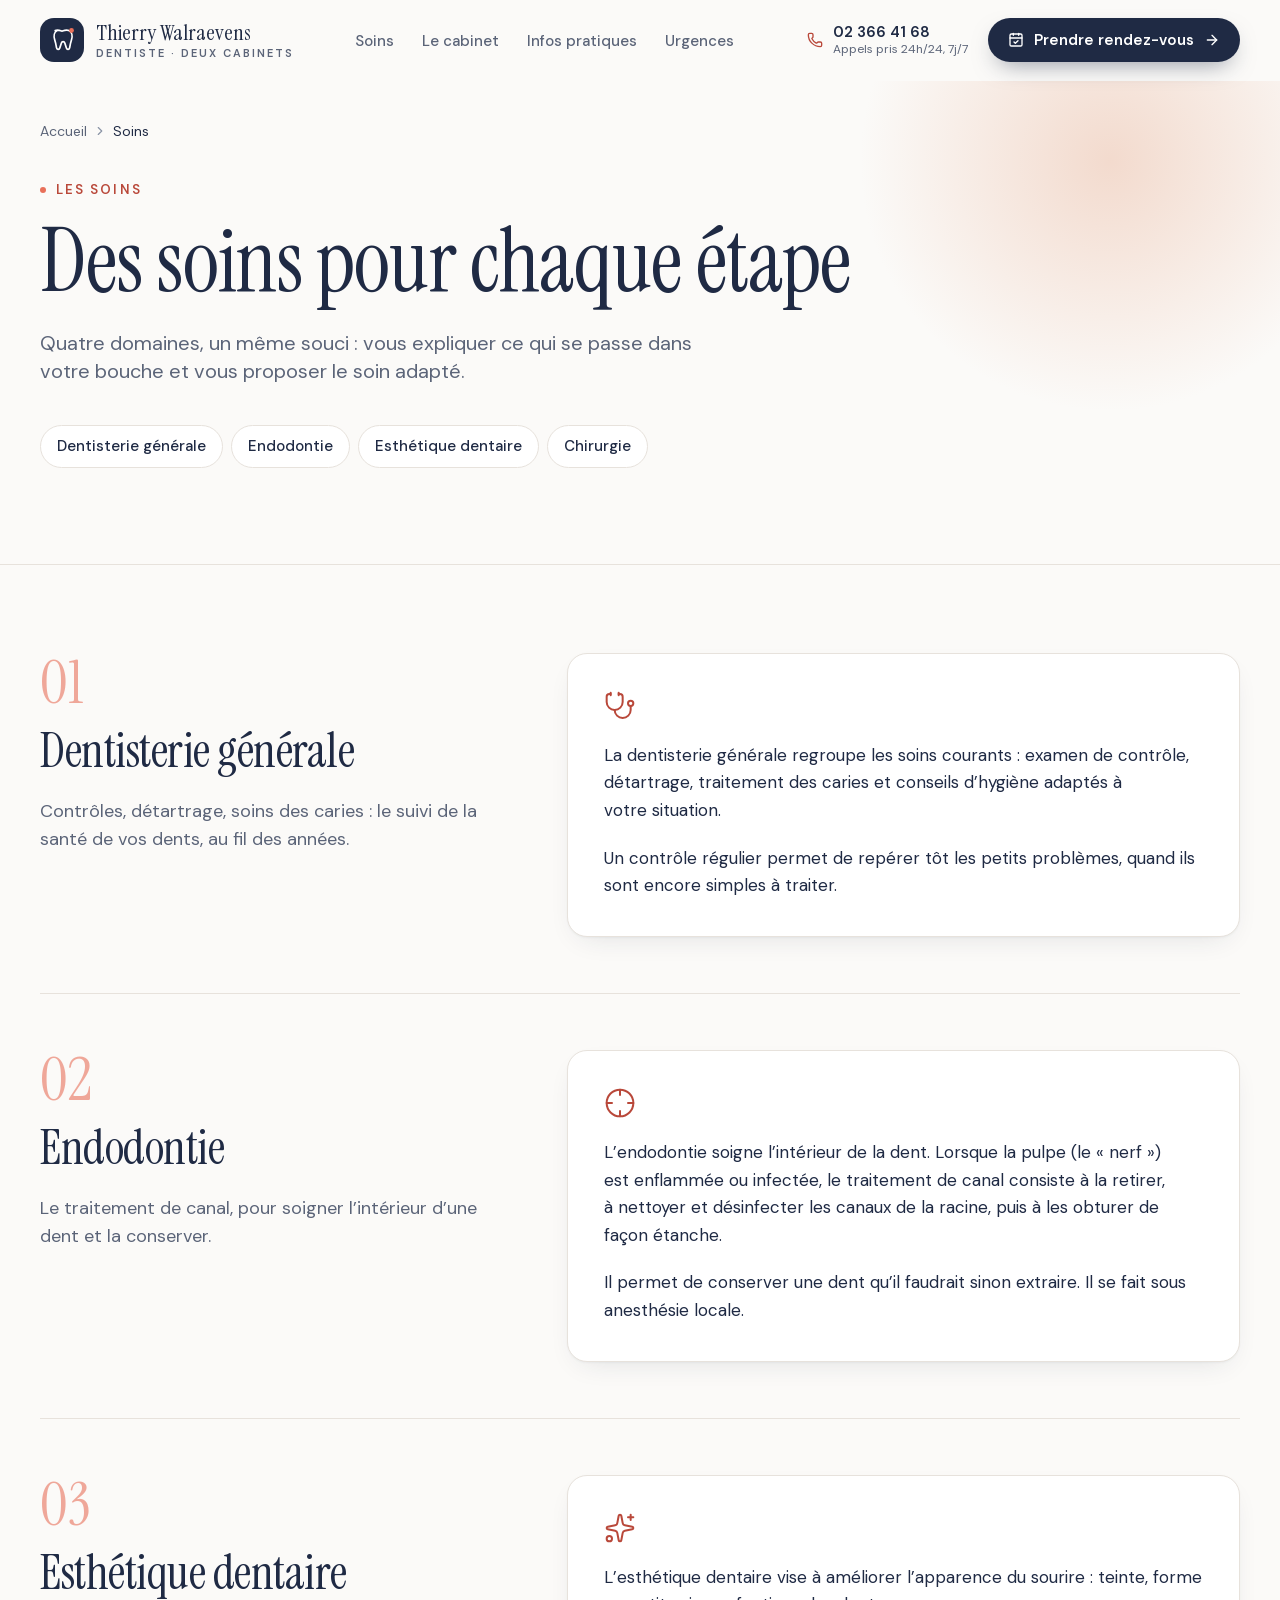
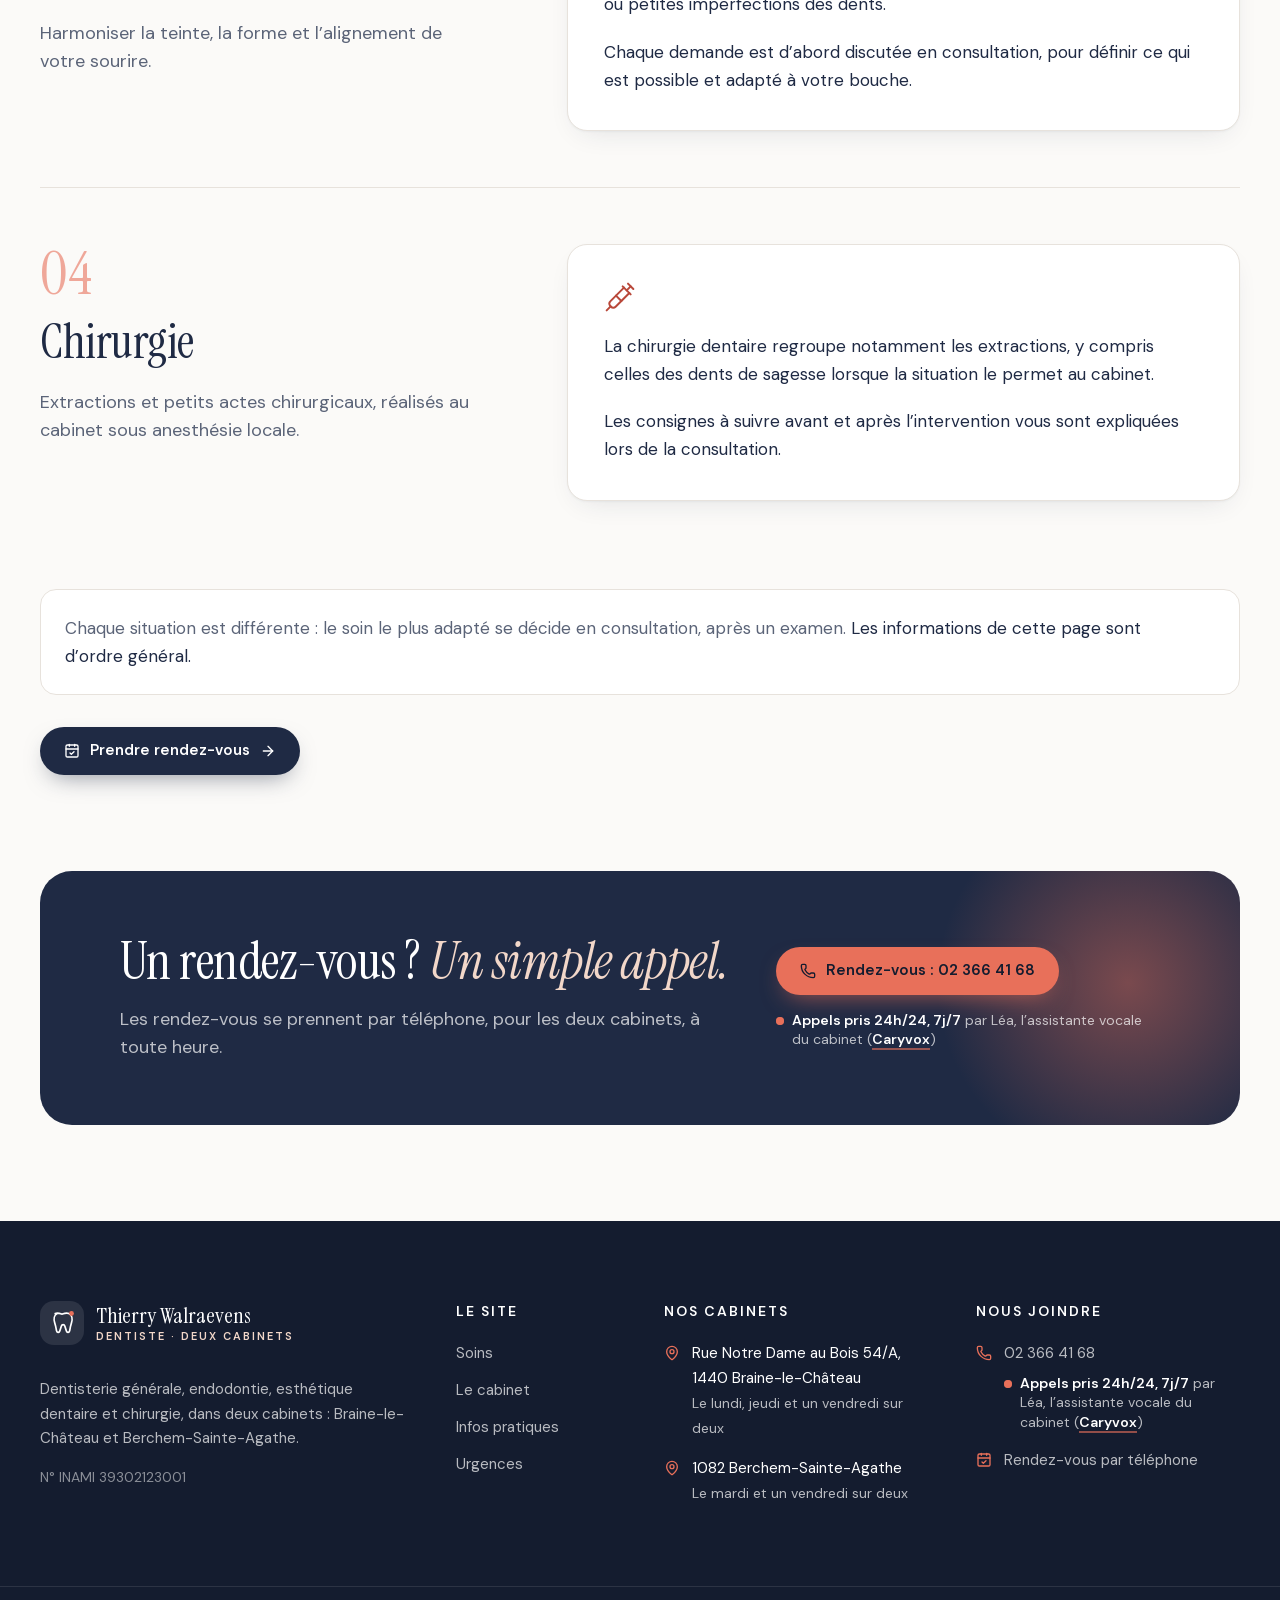
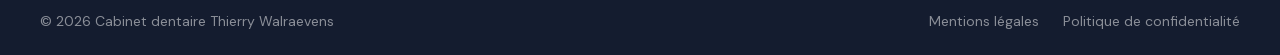
<file: soins/index.html>
<!DOCTYPE html><!--TaF7ROwWzqs8KJDsYsOEN--><html lang="fr-BE" class="__variable_ae301a __variable_231f96"><head><meta charSet="utf-8"/><meta name="viewport" content="width=device-width, initial-scale=1"/><link rel="stylesheet" href="/_next/static/css/a73aea4ac5dca2e2.css" data-precedence="next"/><link rel="preload" as="script" fetchPriority="low" href="/_next/static/chunks/webpack-25f38204bc679592.js"/><script src="/_next/static/chunks/4bd1b696-c023c6e3521b1417.js" async=""></script><script src="/_next/static/chunks/255-566af14aff71e752.js" async=""></script><script src="/_next/static/chunks/main-app-78d97796293f4056.js" async=""></script><script src="/_next/static/chunks/690-0809685d439d04f0.js" async=""></script><script src="/_next/static/chunks/app/layout-f9aadb8992a78633.js" async=""></script><script src="/_next/static/chunks/app/soins/page-15a07714ae0264d1.js" async=""></script><meta name="theme-color" content="#fbfaf8"/><meta name="color-scheme" content="light"/><title>Soins dentaires à Braine-le-Château et Berchem-Sainte-Agathe | Dt. Thierry Walraevens</title><meta name="description" content="Dentisterie générale, endodontie (traitement de canal), esthétique dentaire et chirurgie dans les cabinets du Dt. Thierry Walraevens, à Braine-le-Château et à Berchem-Sainte-Agathe."/><meta name="application-name" content="Cabinet dentaire Thierry Walraevens"/><meta name="robots" content="index, follow"/><link rel="canonical" href="https://dentiste-walraevens.be/soins/"/><meta name="format-detection" content="telephone=no"/><meta property="og:title" content="Soins dentaires à Braine-le-Château et Berchem-Sainte-Agathe | Dt. Thierry Walraevens"/><meta property="og:description" content="Dentisterie générale, endodontie (traitement de canal), esthétique dentaire et chirurgie dans les cabinets du Dt. Thierry Walraevens, à Braine-le-Château et à Berchem-Sainte-Agathe."/><meta property="og:url" content="https://dentiste-walraevens.be/soins/"/><meta property="og:site_name" content="Cabinet dentaire Thierry Walraevens"/><meta property="og:locale" content="fr_BE"/><meta property="og:type" content="website"/><meta name="twitter:card" content="summary_large_image"/><meta name="twitter:title" content="Soins dentaires à Braine-le-Château et Berchem-Sainte-Agathe | Dt. Thierry Walraevens"/><meta name="twitter:description" content="Dentisterie générale, endodontie (traitement de canal), esthétique dentaire et chirurgie dans les cabinets du Dt. Thierry Walraevens, à Braine-le-Château et à Berchem-Sainte-Agathe."/><link rel="icon" href="/icon.svg?d20a1e23008a509c" type="image/svg+xml" sizes="any"/><script src="/_next/static/chunks/polyfills-42372ed130431b0a.js" noModule=""></script></head><body><div hidden=""><!--$--><!--/$--></div><script type="application/ld+json">{"@context":"https://schema.org","@graph":[{"@type":"Person","@id":"https://dentiste-walraevens.be/#praticien","name":"Thierry Walraevens","jobTitle":"Dentiste","identifier":{"@type":"PropertyValue","propertyID":"INAMI","value":"39302123001"},"knowsLanguage":["Français","Nederlands","English"]},{"@type":"Dentist","@id":"https://dentiste-walraevens.be/#braine-le-chateau","name":"Cabinet dentaire Thierry Walraevens · Braine-le-Château","description":"Dentisterie générale, endodontie, esthétique dentaire et chirurgie, dans deux cabinets : Braine-le-Château et Berchem-Sainte-Agathe.","url":"https://dentiste-walraevens.be/","image":"https://dentiste-walraevens.be/opengraph-image.png","telephone":"+32 2 366 41 68","address":{"@type":"PostalAddress","streetAddress":"Rue Notre Dame au Bois 54/A","postalCode":"1440","addressLocality":"Braine-le-Château","addressCountry":"BE"},"openingHoursSpecification":[{"@type":"OpeningHoursSpecification","dayOfWeek":"https://schema.org/Monday","opens":"09:00","closes":"18:30"},{"@type":"OpeningHoursSpecification","dayOfWeek":"https://schema.org/Thursday","opens":"08:30","closes":"18:30"},{"@type":"OpeningHoursSpecification","dayOfWeek":"https://schema.org/Friday","opens":"08:30","closes":"18:30","description":"une semaine sur deux"}],"knowsLanguage":["Français","Nederlands","English"],"availableService":[{"@type":"MedicalProcedure","name":"Dentisterie générale"},{"@type":"MedicalProcedure","name":"Endodontie"},{"@type":"MedicalProcedure","name":"Esthétique dentaire"},{"@type":"MedicalProcedure","name":"Chirurgie"}],"medicalSpecialty":["Dentistry","Endodontic"],"paymentAccepted":"Bancontact, Cash","currenciesAccepted":"EUR","sameAs":["https://progenda.be/calendars/walraevens-thierry-dentiste-braine-le-chateau?locale=fr"],"employee":{"@id":"https://dentiste-walraevens.be/#praticien"}},{"@type":"Dentist","@id":"https://dentiste-walraevens.be/#berchem-sainte-agathe","name":"Cabinet dentaire Thierry Walraevens · Berchem-Sainte-Agathe","description":"Dentisterie générale, endodontie, esthétique dentaire et chirurgie, dans deux cabinets : Braine-le-Château et Berchem-Sainte-Agathe.","url":"https://dentiste-walraevens.be/","image":"https://dentiste-walraevens.be/opengraph-image.png","telephone":"+32 2 366 41 68","address":{"@type":"PostalAddress","postalCode":"1082","addressLocality":"Berchem-Sainte-Agathe","addressCountry":"BE"},"openingHoursSpecification":[{"@type":"OpeningHoursSpecification","dayOfWeek":"https://schema.org/Tuesday","opens":"09:00","closes":"18:30"},{"@type":"OpeningHoursSpecification","dayOfWeek":"https://schema.org/Friday","opens":"09:00","closes":"18:30","description":"une semaine sur deux"}],"knowsLanguage":["Français","Nederlands","English"],"availableService":[{"@type":"MedicalProcedure","name":"Dentisterie générale"},{"@type":"MedicalProcedure","name":"Endodontie"},{"@type":"MedicalProcedure","name":"Esthétique dentaire"},{"@type":"MedicalProcedure","name":"Chirurgie"}],"medicalSpecialty":["Dentistry","Endodontic"],"paymentAccepted":"Bancontact, Cash","currenciesAccepted":"EUR","sameAs":["https://progenda.be/calendars/thierry-walraevens-dentiste-berchem-sainte-agathe?locale=fr"],"employee":{"@id":"https://dentiste-walraevens.be/#praticien"}}]}</script><header class="sticky top-0 z-40 transition-[background-color,border-color] duration-300 border-b border-transparent bg-papier"><a href="#contenu" class="sr-only z-50 rounded-full bg-encre px-4 py-2 text-white focus:not-sr-only focus:absolute focus:top-3 focus:left-3">Aller au contenu</a><div class="conteneur flex h-20 items-center justify-between gap-6"><a aria-label="Dentiste Thierry Walraevens, accueil" class="rounded-xl" href="/"><span class="flex items-center gap-3"><svg viewBox="0 0 44 44" aria-hidden="true" class="size-11 shrink-0"><rect width="44" height="44" rx="14" class="fill-encre"></rect><path d="M15.2 12.5c2.3-1 4.4-.2 6.8.6 2.4-.8 4.5-1.6 6.8-.6 3.2 1.4 3.9 5.4 2.7 9.2-.9 2.8-1.4 5.3-1.8 8-.3 2-2.7 2.3-3.3.3l-1.6-5.1c-.5-1.6-2.9-1.6-3.4 0l-1.6 5.1c-.6 2-3 1.7-3.3-.3-.4-2.7-.9-5.2-1.8-8-1.2-3.8-.5-7.8 2.5-9.2Z" fill="none" stroke-width="1.7" stroke-linejoin="round" class="stroke-white"></path><circle cx="31.5" cy="12.5" r="2.4" class="fill-corail"></circle></svg><span class="flex flex-col leading-none"><span class="font-serif text-[1.375rem] text-encre">Thierry Walraevens</span><span class="mt-1 text-[0.6875rem] font-semibold tracking-[0.18em] uppercase text-gris">Dentiste<span class="hidden sm:inline"> · deux cabinets</span></span></span></span></a><nav aria-label="Navigation principale" class="hidden lg:block"><ul class="flex items-center gap-1"><li><a aria-current="page" class="relative rounded-full px-3 py-2 text-[0.9375rem] font-medium whitespace-nowrap text-gris transition-colors hover:text-encre aria-[current=page]:text-encre" href="/soins/">Soins<span aria-hidden="true" class="absolute inset-x-3 -bottom-0.5 h-0.5 rounded-full bg-corail"></span></a></li><li><a class="relative rounded-full px-3 py-2 text-[0.9375rem] font-medium whitespace-nowrap text-gris transition-colors hover:text-encre aria-[current=page]:text-encre" href="/le-cabinet/">Le cabinet</a></li><li><a class="relative rounded-full px-3 py-2 text-[0.9375rem] font-medium whitespace-nowrap text-gris transition-colors hover:text-encre aria-[current=page]:text-encre" href="/infos-pratiques/">Infos pratiques</a></li><li><a class="relative rounded-full px-3 py-2 text-[0.9375rem] font-medium whitespace-nowrap text-gris transition-colors hover:text-encre aria-[current=page]:text-encre" href="/urgences/">Urgences</a></li></ul></nav><div class="hidden items-center gap-2 lg:flex"><a href="tel:+3223664168" class="flex min-h-11 items-center gap-2.5 rounded-full px-3 text-encre transition-colors hover:text-corail-fonce"><svg xmlns="http://www.w3.org/2000/svg" width="24" height="24" viewBox="0 0 24 24" fill="none" stroke="currentColor" stroke-width="2" stroke-linecap="round" stroke-linejoin="round" class="lucide lucide-phone size-4 text-corail-fonce" aria-hidden="true"><path d="M13.832 16.568a1 1 0 0 0 1.213-.303l.355-.465A2 2 0 0 1 17 15h3a2 2 0 0 1 2 2v3a2 2 0 0 1-2 2A18 18 0 0 1 2 4a2 2 0 0 1 2-2h3a2 2 0 0 1 2 2v3a2 2 0 0 1-.8 1.6l-.468.351a1 1 0 0 0-.292 1.233 14 14 0 0 0 6.392 6.384"></path></svg><span class="flex flex-col leading-tight"><span class="text-[0.9375rem] font-semibold">02 366 41 68</span><span class="text-xs whitespace-nowrap text-gris">Appels pris 24h/24, 7j/7</span></span></a><a class="group inline-flex min-h-12 cursor-pointer items-center justify-center gap-2.5 whitespace-nowrap rounded-full px-6 py-3 text-[0.9375rem] font-semibold leading-none transition-[background-color,color,box-shadow,transform] duration-200 ease-doux active:translate-y-px bg-encre text-white hover:bg-encre-douce shadow-[0_10px_24px_-10px_rgb(31_42_68/0.55)] !min-h-11 !px-5" href="/rendez-vous/"><svg xmlns="http://www.w3.org/2000/svg" width="24" height="24" viewBox="0 0 24 24" fill="none" stroke="currentColor" stroke-width="2" stroke-linecap="round" stroke-linejoin="round" class="lucide lucide-calendar-check size-4" aria-hidden="true"><path d="M8 2v3"></path><path d="M16 2v3"></path><rect x="3" y="3" width="18" height="18" rx="2"></rect><path d="M3 9h18"></path><path d="m9 15 2 2 4-4"></path></svg>Prendre rendez-vous<svg xmlns="http://www.w3.org/2000/svg" width="24" height="24" viewBox="0 0 24 24" fill="none" stroke="currentColor" stroke-width="2" stroke-linecap="round" stroke-linejoin="round" class="lucide lucide-arrow-right size-4 transition-transform duration-200 group-hover:translate-x-1" aria-hidden="true"><path d="M5 12h14"></path><path d="m12 5 7 7-7 7"></path></svg></a></div><button type="button" aria-expanded="false" aria-controls="menu-mobile" class="-mr-2 flex size-12 cursor-pointer items-center justify-center rounded-full text-encre transition-colors hover:bg-lin lg:hidden"><span class="sr-only">Ouvrir le menu</span><svg xmlns="http://www.w3.org/2000/svg" width="24" height="24" viewBox="0 0 24 24" fill="none" stroke="currentColor" stroke-width="2" stroke-linecap="round" stroke-linejoin="round" class="lucide lucide-menu size-6" aria-hidden="true"><path d="M4 5h16"></path><path d="M4 12h16"></path><path d="M4 19h16"></path></svg></button></div><div id="menu-mobile" hidden="" class="h-[calc(100dvh-5rem)] overflow-y-auto border-t border-filet bg-papier lg:hidden"><nav aria-label="Navigation mobile" class="conteneur flex flex-col py-6"><ul class="divide-y divide-filet"><li><a class="flex min-h-14 items-center font-serif text-[1.75rem] text-encre aria-[current=page]:text-corail-fonce" href="/">Accueil</a></li><li><a aria-current="page" class="flex min-h-14 items-center font-serif text-[1.75rem] text-encre aria-[current=page]:text-corail-fonce" href="/soins/">Soins</a></li><li><a class="flex min-h-14 items-center font-serif text-[1.75rem] text-encre aria-[current=page]:text-corail-fonce" href="/le-cabinet/">Le cabinet</a></li><li><a class="flex min-h-14 items-center font-serif text-[1.75rem] text-encre aria-[current=page]:text-corail-fonce" href="/infos-pratiques/">Infos pratiques</a></li><li><a class="flex min-h-14 items-center font-serif text-[1.75rem] text-encre aria-[current=page]:text-corail-fonce" href="/urgences/">Urgences</a></li></ul><div class="mt-8 grid gap-3"><a class="group inline-flex min-h-12 cursor-pointer items-center justify-center gap-2.5 whitespace-nowrap rounded-full px-6 py-3 text-[0.9375rem] font-semibold leading-none transition-[background-color,color,box-shadow,transform] duration-200 ease-doux active:translate-y-px bg-corail text-encre-profond hover:bg-[#ef8672] shadow-[0_10px_24px_-10px_rgb(232_112_90/0.7)] " href="/rendez-vous/"><svg xmlns="http://www.w3.org/2000/svg" width="24" height="24" viewBox="0 0 24 24" fill="none" stroke="currentColor" stroke-width="2" stroke-linecap="round" stroke-linejoin="round" class="lucide lucide-calendar-check size-4" aria-hidden="true"><path d="M8 2v3"></path><path d="M16 2v3"></path><rect x="3" y="3" width="18" height="18" rx="2"></rect><path d="M3 9h18"></path><path d="m9 15 2 2 4-4"></path></svg>Prendre rendez-vous<svg xmlns="http://www.w3.org/2000/svg" width="24" height="24" viewBox="0 0 24 24" fill="none" stroke="currentColor" stroke-width="2" stroke-linecap="round" stroke-linejoin="round" class="lucide lucide-arrow-right size-4 transition-transform duration-200 group-hover:translate-x-1" aria-hidden="true"><path d="M5 12h14"></path><path d="m12 5 7 7-7 7"></path></svg></a><a href="tel:+3223664168" class="group inline-flex min-h-12 cursor-pointer items-center justify-center gap-2.5 whitespace-nowrap rounded-full px-6 py-3 text-[0.9375rem] font-semibold leading-none transition-[background-color,color,box-shadow,transform] duration-200 ease-doux active:translate-y-px bg-white text-encre ring-1 ring-filet hover:ring-encre/30 "><svg xmlns="http://www.w3.org/2000/svg" width="24" height="24" viewBox="0 0 24 24" fill="none" stroke="currentColor" stroke-width="2" stroke-linecap="round" stroke-linejoin="round" class="lucide lucide-phone size-4" aria-hidden="true"><path d="M13.832 16.568a1 1 0 0 0 1.213-.303l.355-.465A2 2 0 0 1 17 15h3a2 2 0 0 1 2 2v3a2 2 0 0 1-2 2A18 18 0 0 1 2 4a2 2 0 0 1 2-2h3a2 2 0 0 1 2 2v3a2 2 0 0 1-.8 1.6l-.468.351a1 1 0 0 0-.292 1.233 14 14 0 0 0 6.392 6.384"></path></svg>02 366 41 68</a><p class="flex items-start gap-2 text-sm leading-snug text-gris mt-1 justify-center text-center"><span aria-hidden="true" class="relative mt-1.5 flex size-2 shrink-0"><span class="absolute inline-flex h-full w-full rounded-full bg-corail/60 motion-safe:animate-ping"></span><span class="relative inline-flex size-2 rounded-full bg-corail"></span></span><span><strong class="font-semibold text-encre">Appels pris 24h/24, 7j/7</strong> par<!-- --> <!-- -->Léa, l’assistante vocale du cabinet<!-- --> (<a href="https://caryvox.ai" target="_blank" rel="noopener" class="font-semibold underline decoration-2 underline-offset-4 text-encre decoration-corail/50 hover:decoration-corail">Caryvox<span class="sr-only"> (nouvel onglet)</span></a>)</span></p></div></nav></div></header><main id="contenu" tabindex="-1" class="outline-none"><section class="relative isolate overflow-hidden border-b border-filet"><div aria-hidden="true" class="absolute -top-48 right-[-8%] -z-10 size-[34rem] rounded-full bg-[radial-gradient(circle,rgb(242_215_201/0.9),transparent_65%)]"></div><div class="conteneur pt-8 pb-16 sm:pt-10 sm:pb-24"><script type="application/ld+json">{"@context":"https://schema.org","@type":"BreadcrumbList","itemListElement":[{"@type":"ListItem","position":1,"name":"Accueil","item":"https://dentiste-walraevens.be/"},{"@type":"ListItem","position":2,"name":"Soins","item":"https://dentiste-walraevens.be/soins/"}]}</script><nav aria-label="Fil d’Ariane" class="mb-8"><ol class="flex flex-wrap items-center gap-1.5 text-sm text-gris"><li class="flex items-center gap-1.5"><a class="transition-colors hover:text-corail-fonce" href="/">Accueil</a></li><li class="flex items-center gap-1.5"><svg xmlns="http://www.w3.org/2000/svg" width="24" height="24" viewBox="0 0 24 24" fill="none" stroke="currentColor" stroke-width="2" stroke-linecap="round" stroke-linejoin="round" class="lucide lucide-chevron-right size-3.5 text-brume" aria-hidden="true"><path d="m9 18 6-6-6-6"></path></svg><span aria-current="page" class="text-encre">Soins</span></li></ol></nav><p class="surtitre">Les soins</p><h1 class="mt-4 max-w-4xl text-[3rem] leading-[1] sm:text-7xl lg:text-[5.5rem]">Des soins pour chaque étape</h1><p class="mt-6 max-w-2xl text-lg text-gris sm:text-xl">Quatre domaines, un même souci : vous expliquer ce qui se passe dans votre bouche et vous proposer le soin adapté.</p><nav aria-label="Aller au soin" class="mt-10 flex flex-wrap gap-2"><a href="#dentisterie-generale" class="rounded-full border border-filet bg-white px-4 py-2 text-[0.9375rem] font-medium text-encre transition-colors hover:border-corail/50 hover:text-corail-fonce">Dentisterie générale</a><a href="#endodontie" class="rounded-full border border-filet bg-white px-4 py-2 text-[0.9375rem] font-medium text-encre transition-colors hover:border-corail/50 hover:text-corail-fonce">Endodontie</a><a href="#esthetique-dentaire" class="rounded-full border border-filet bg-white px-4 py-2 text-[0.9375rem] font-medium text-encre transition-colors hover:border-corail/50 hover:text-corail-fonce">Esthétique dentaire</a><a href="#chirurgie" class="rounded-full border border-filet bg-white px-4 py-2 text-[0.9375rem] font-medium text-encre transition-colors hover:border-corail/50 hover:text-corail-fonce">Chirurgie</a></nav></div></section><div class="conteneur divide-y divide-filet py-8"><section id="dentisterie-generale" aria-labelledby="titre-dentisterie-generale" class="apparition grid scroll-mt-28 gap-8 py-14 lg:grid-cols-12 lg:gap-16"><div class="lg:col-span-5"><span class="font-serif text-6xl text-corail/60">0<!-- -->1</span><h2 id="titre-dentisterie-generale" class="mt-2 flex items-center gap-4 text-[2.75rem] leading-tight sm:text-5xl">Dentisterie générale</h2><p class="mt-4 text-lg text-gris">Contrôles, détartrage, soins des caries : le suivi de la santé de vos dents, au fil des années.</p></div><div class="lg:col-span-7"><div class="carte p-7 sm:p-9"><svg xmlns="http://www.w3.org/2000/svg" width="24" height="24" viewBox="0 0 24 24" fill="none" stroke="currentColor" stroke-width="1.5" stroke-linecap="round" stroke-linejoin="round" class="lucide lucide-stethoscope size-8 text-corail-fonce" aria-hidden="true"><path d="M11 2v2"></path><path d="M5 2v2"></path><path d="M5 3H4a2 2 0 0 0-2 2v4a6 6 0 0 0 12 0V5a2 2 0 0 0-2-2h-1"></path><path d="M8 15a6 6 0 0 0 12 0v-3"></path><circle cx="20" cy="10" r="2"></circle></svg><p class="mt-5 text-[1.0625rem] leading-relaxed text-encre">La dentisterie générale regroupe les soins courants : examen de contrôle, détartrage, traitement des caries et conseils d’hygiène adaptés à votre situation.</p><p class="mt-5 text-[1.0625rem] leading-relaxed text-encre">Un contrôle régulier permet de repérer tôt les petits problèmes, quand ils sont encore simples à traiter.</p></div></div></section><section id="endodontie" aria-labelledby="titre-endodontie" class="apparition grid scroll-mt-28 gap-8 py-14 lg:grid-cols-12 lg:gap-16"><div class="lg:col-span-5"><span class="font-serif text-6xl text-corail/60">0<!-- -->2</span><h2 id="titre-endodontie" class="mt-2 flex items-center gap-4 text-[2.75rem] leading-tight sm:text-5xl">Endodontie</h2><p class="mt-4 text-lg text-gris">Le traitement de canal, pour soigner l’intérieur d’une dent et la conserver.</p></div><div class="lg:col-span-7"><div class="carte p-7 sm:p-9"><svg xmlns="http://www.w3.org/2000/svg" width="24" height="24" viewBox="0 0 24 24" fill="none" stroke="currentColor" stroke-width="1.5" stroke-linecap="round" stroke-linejoin="round" class="lucide lucide-crosshair size-8 text-corail-fonce" aria-hidden="true"><circle cx="12" cy="12" r="10"></circle><line x1="22" x2="18" y1="12" y2="12"></line><line x1="6" x2="2" y1="12" y2="12"></line><line x1="12" x2="12" y1="6" y2="2"></line><line x1="12" x2="12" y1="22" y2="18"></line></svg><p class="mt-5 text-[1.0625rem] leading-relaxed text-encre">L’endodontie soigne l’intérieur de la dent. Lorsque la pulpe (le « nerf ») est enflammée ou infectée, le traitement de canal consiste à la retirer, à nettoyer et désinfecter les canaux de la racine, puis à les obturer de façon étanche.</p><p class="mt-5 text-[1.0625rem] leading-relaxed text-encre">Il permet de conserver une dent qu’il faudrait sinon extraire. Il se fait sous anesthésie locale.</p></div></div></section><section id="esthetique-dentaire" aria-labelledby="titre-esthetique-dentaire" class="apparition grid scroll-mt-28 gap-8 py-14 lg:grid-cols-12 lg:gap-16"><div class="lg:col-span-5"><span class="font-serif text-6xl text-corail/60">0<!-- -->3</span><h2 id="titre-esthetique-dentaire" class="mt-2 flex items-center gap-4 text-[2.75rem] leading-tight sm:text-5xl">Esthétique dentaire</h2><p class="mt-4 text-lg text-gris">Harmoniser la teinte, la forme et l’alignement de votre sourire.</p></div><div class="lg:col-span-7"><div class="carte p-7 sm:p-9"><svg xmlns="http://www.w3.org/2000/svg" width="24" height="24" viewBox="0 0 24 24" fill="none" stroke="currentColor" stroke-width="1.5" stroke-linecap="round" stroke-linejoin="round" class="lucide lucide-sparkles lucide-stars size-8 text-corail-fonce" aria-hidden="true"><path d="M11.017 2.814a1 1 0 0 1 1.966 0l1.051 5.558a2 2 0 0 0 1.594 1.594l5.558 1.051a1 1 0 0 1 0 1.966l-5.558 1.051a2 2 0 0 0-1.594 1.594l-1.051 5.558a1 1 0 0 1-1.966 0l-1.051-5.558a2 2 0 0 0-1.594-1.594l-5.558-1.051a1 1 0 0 1 0-1.966l5.558-1.051a2 2 0 0 0 1.594-1.594z"></path><path d="M20 2v4"></path><path d="M22 4h-4"></path><circle cx="4" cy="20" r="2"></circle></svg><p class="mt-5 text-[1.0625rem] leading-relaxed text-encre">L’esthétique dentaire vise à améliorer l’apparence du sourire : teinte, forme ou petites imperfections des dents.</p><p class="mt-5 text-[1.0625rem] leading-relaxed text-encre">Chaque demande est d’abord discutée en consultation, pour définir ce qui est possible et adapté à votre bouche.</p></div></div></section><section id="chirurgie" aria-labelledby="titre-chirurgie" class="apparition grid scroll-mt-28 gap-8 py-14 lg:grid-cols-12 lg:gap-16"><div class="lg:col-span-5"><span class="font-serif text-6xl text-corail/60">0<!-- -->4</span><h2 id="titre-chirurgie" class="mt-2 flex items-center gap-4 text-[2.75rem] leading-tight sm:text-5xl">Chirurgie</h2><p class="mt-4 text-lg text-gris">Extractions et petits actes chirurgicaux, réalisés au cabinet sous anesthésie locale.</p></div><div class="lg:col-span-7"><div class="carte p-7 sm:p-9"><svg xmlns="http://www.w3.org/2000/svg" width="24" height="24" viewBox="0 0 24 24" fill="none" stroke="currentColor" stroke-width="1.5" stroke-linecap="round" stroke-linejoin="round" class="lucide lucide-syringe size-8 text-corail-fonce" aria-hidden="true"><path d="m18 2 4 4"></path><path d="m17 7 3-3"></path><path d="M19 9 8.7 19.3c-1 1-2.5 1-3.4 0l-.6-.6c-1-1-1-2.5 0-3.4L15 5"></path><path d="m9 11 4 4"></path><path d="m5 19-3 3"></path><path d="m14 4 6 6"></path></svg><p class="mt-5 text-[1.0625rem] leading-relaxed text-encre">La chirurgie dentaire regroupe notamment les extractions, y compris celles des dents de sagesse lorsque la situation le permet au cabinet.</p><p class="mt-5 text-[1.0625rem] leading-relaxed text-encre">Les consignes à suivre avant et après l’intervention vous sont expliquées lors de la consultation.</p></div></div></section></div><div class="conteneur"><p class="rounded-2xl border border-filet bg-white p-6 text-gris">Chaque situation est différente : le soin le plus adapté se décide en consultation, après un examen. <span class="text-encre">Les informations de cette page sont d’ordre général.</span></p><div class="mt-8"><a class="group inline-flex min-h-12 cursor-pointer items-center justify-center gap-2.5 whitespace-nowrap rounded-full px-6 py-3 text-[0.9375rem] font-semibold leading-none transition-[background-color,color,box-shadow,transform] duration-200 ease-doux active:translate-y-px bg-encre text-white hover:bg-encre-douce shadow-[0_10px_24px_-10px_rgb(31_42_68/0.55)] " href="/rendez-vous/"><svg xmlns="http://www.w3.org/2000/svg" width="24" height="24" viewBox="0 0 24 24" fill="none" stroke="currentColor" stroke-width="2" stroke-linecap="round" stroke-linejoin="round" class="lucide lucide-calendar-check size-4" aria-hidden="true"><path d="M8 2v3"></path><path d="M16 2v3"></path><rect x="3" y="3" width="18" height="18" rx="2"></rect><path d="M3 9h18"></path><path d="m9 15 2 2 4-4"></path></svg>Prendre rendez-vous<svg xmlns="http://www.w3.org/2000/svg" width="24" height="24" viewBox="0 0 24 24" fill="none" stroke="currentColor" stroke-width="2" stroke-linecap="round" stroke-linejoin="round" class="lucide lucide-arrow-right size-4 transition-transform duration-200 group-hover:translate-x-1" aria-hidden="true"><path d="M5 12h14"></path><path d="m12 5 7 7-7 7"></path></svg></a></div></div><!--$--><!--/$--></main><section aria-labelledby="titre-rdv" class="conteneur py-20 sm:py-24"><div class="relative isolate overflow-hidden rounded-[var(--radius-grand)] bg-encre px-6 py-14 text-white sm:px-14 sm:py-16 lg:px-20"><div aria-hidden="true" class="absolute -top-24 -right-24 -z-10 size-[26rem] rounded-full bg-[radial-gradient(circle,rgb(232_112_90/0.45),transparent_65%)]"></div><div class="flex flex-col gap-10 lg:flex-row lg:items-center lg:justify-between"><div class="max-w-2xl"><h2 id="titre-rdv" class="text-[2.5rem] leading-[1.05] !text-white sm:text-[3.25rem]">Un rendez-vous ? <em class="text-peche">Un simple appel.</em></h2><p class="mt-4 text-lg text-white/70">Les rendez-vous se prennent par téléphone, pour les deux cabinets, à toute heure.</p></div><div class="lg:shrink-0"><a href="tel:+3223664168" class="group inline-flex min-h-12 cursor-pointer items-center justify-center gap-2.5 whitespace-nowrap rounded-full px-6 py-3 text-[0.9375rem] font-semibold leading-none transition-[background-color,color,box-shadow,transform] duration-200 ease-doux active:translate-y-px bg-corail text-encre-profond hover:bg-[#ef8672] shadow-[0_10px_24px_-10px_rgb(232_112_90/0.7)] "><svg xmlns="http://www.w3.org/2000/svg" width="24" height="24" viewBox="0 0 24 24" fill="none" stroke="currentColor" stroke-width="2" stroke-linecap="round" stroke-linejoin="round" class="lucide lucide-phone size-4" aria-hidden="true"><path d="M13.832 16.568a1 1 0 0 0 1.213-.303l.355-.465A2 2 0 0 1 17 15h3a2 2 0 0 1 2 2v3a2 2 0 0 1-2 2A18 18 0 0 1 2 4a2 2 0 0 1 2-2h3a2 2 0 0 1 2 2v3a2 2 0 0 1-.8 1.6l-.468.351a1 1 0 0 0-.292 1.233 14 14 0 0 0 6.392 6.384"></path></svg>Rendez-vous : <!-- -->02 366 41 68</a><p class="flex items-start gap-2 text-sm leading-snug text-white/70 mt-4 max-w-sm"><span aria-hidden="true" class="relative mt-1.5 flex size-2 shrink-0"><span class="absolute inline-flex h-full w-full rounded-full bg-corail/60 motion-safe:animate-ping"></span><span class="relative inline-flex size-2 rounded-full bg-corail"></span></span><span><strong class="font-semibold text-white">Appels pris 24h/24, 7j/7</strong> par<!-- --> <!-- -->Léa, l’assistante vocale du cabinet<!-- --> (<a href="https://caryvox.ai" target="_blank" rel="noopener" class="font-semibold underline decoration-2 underline-offset-4 text-white decoration-corail/60 hover:decoration-corail">Caryvox<span class="sr-only"> (nouvel onglet)</span></a>)</span></p></div></div></div></section><footer class="bg-encre-profond pb-28 text-white/70 lg:pb-0"><div class="conteneur grid gap-12 py-16 sm:grid-cols-2 lg:grid-cols-12 lg:py-20"><div class="lg:col-span-4"><a aria-label="Accueil" class="inline-block rounded-xl" href="/"><span class="flex items-center gap-3"><svg viewBox="0 0 44 44" aria-hidden="true" class="size-11 shrink-0"><rect width="44" height="44" rx="14" class="fill-white/10"></rect><path d="M15.2 12.5c2.3-1 4.4-.2 6.8.6 2.4-.8 4.5-1.6 6.8-.6 3.2 1.4 3.9 5.4 2.7 9.2-.9 2.8-1.4 5.3-1.8 8-.3 2-2.7 2.3-3.3.3l-1.6-5.1c-.5-1.6-2.9-1.6-3.4 0l-1.6 5.1c-.6 2-3 1.7-3.3-.3-.4-2.7-.9-5.2-1.8-8-1.2-3.8-.5-7.8 2.5-9.2Z" fill="none" stroke-width="1.7" stroke-linejoin="round" class="stroke-white"></path><circle cx="31.5" cy="12.5" r="2.4" class="fill-corail"></circle></svg><span class="flex flex-col leading-none"><span class="font-serif text-[1.375rem] text-white">Thierry Walraevens</span><span class="mt-1 text-[0.6875rem] font-semibold tracking-[0.18em] uppercase text-peche">Dentiste<span class="hidden sm:inline"> · deux cabinets</span></span></span></span></a><p class="mt-6 max-w-sm text-[0.9375rem] leading-relaxed">Dentisterie générale, endodontie, esthétique dentaire et chirurgie, dans deux cabinets : Braine-le-Château et Berchem-Sainte-Agathe.</p><p class="mt-4 text-sm text-white/50">N° INAMI <!-- -->39302123001</p></div><nav aria-label="Pied de page" class="lg:col-span-2"><p class="text-sm font-semibold tracking-[0.14em] text-white uppercase">Le site</p><ul class="mt-5 space-y-3 text-[0.9375rem]"><li><a class="transition-colors hover:text-white" href="/soins/">Soins</a></li><li><a class="transition-colors hover:text-white" href="/le-cabinet/">Le cabinet</a></li><li><a class="transition-colors hover:text-white" href="/infos-pratiques/">Infos pratiques</a></li><li><a class="transition-colors hover:text-white" href="/urgences/">Urgences</a></li></ul></nav><div class="lg:col-span-3"><p class="text-sm font-semibold tracking-[0.14em] text-white uppercase">Nos cabinets</p><ul class="mt-5 space-y-4 text-[0.9375rem]"><li class="flex gap-3"><svg xmlns="http://www.w3.org/2000/svg" width="24" height="24" viewBox="0 0 24 24" fill="none" stroke="currentColor" stroke-width="2" stroke-linecap="round" stroke-linejoin="round" class="lucide lucide-map-pin mt-1 size-4 shrink-0 text-corail" aria-hidden="true"><path d="M20 10c0 4.993-5.539 10.193-7.399 11.799a1 1 0 0 1-1.202 0C9.539 20.193 4 14.993 4 10a8 8 0 0 1 16 0"></path><circle cx="12" cy="10" r="3"></circle></svg><span><span class="block text-white">Rue Notre Dame au Bois 54/A, 1440 Braine-le-Château</span><span class="text-sm">Le <!-- -->lundi, jeudi et un vendredi sur deux</span></span></li><li class="flex gap-3"><svg xmlns="http://www.w3.org/2000/svg" width="24" height="24" viewBox="0 0 24 24" fill="none" stroke="currentColor" stroke-width="2" stroke-linecap="round" stroke-linejoin="round" class="lucide lucide-map-pin mt-1 size-4 shrink-0 text-corail" aria-hidden="true"><path d="M20 10c0 4.993-5.539 10.193-7.399 11.799a1 1 0 0 1-1.202 0C9.539 20.193 4 14.993 4 10a8 8 0 0 1 16 0"></path><circle cx="12" cy="10" r="3"></circle></svg><span><span class="block text-white">1082 Berchem-Sainte-Agathe</span><span class="text-sm">Le <!-- -->mardi et un vendredi sur deux</span></span></li></ul></div><div class="lg:col-span-3"><p class="text-sm font-semibold tracking-[0.14em] text-white uppercase">Nous joindre</p><ul class="mt-5 space-y-4 text-[0.9375rem]"><li class="flex gap-3"><svg xmlns="http://www.w3.org/2000/svg" width="24" height="24" viewBox="0 0 24 24" fill="none" stroke="currentColor" stroke-width="2" stroke-linecap="round" stroke-linejoin="round" class="lucide lucide-phone mt-1 size-4 shrink-0 text-corail" aria-hidden="true"><path d="M13.832 16.568a1 1 0 0 0 1.213-.303l.355-.465A2 2 0 0 1 17 15h3a2 2 0 0 1 2 2v3a2 2 0 0 1-2 2A18 18 0 0 1 2 4a2 2 0 0 1 2-2h3a2 2 0 0 1 2 2v3a2 2 0 0 1-.8 1.6l-.468.351a1 1 0 0 0-.292 1.233 14 14 0 0 0 6.392 6.384"></path></svg><span><a href="tel:+3223664168" class="transition-colors hover:text-white">02 366 41 68</a><p class="flex items-start gap-2 text-sm leading-snug text-white/70 mt-2"><span aria-hidden="true" class="relative mt-1.5 flex size-2 shrink-0"><span class="absolute inline-flex h-full w-full rounded-full bg-corail/60 motion-safe:animate-ping"></span><span class="relative inline-flex size-2 rounded-full bg-corail"></span></span><span><strong class="font-semibold text-white">Appels pris 24h/24, 7j/7</strong> par<!-- --> <!-- -->Léa, l’assistante vocale du cabinet<!-- --> (<a href="https://caryvox.ai" target="_blank" rel="noopener" class="font-semibold underline decoration-2 underline-offset-4 text-white decoration-corail/60 hover:decoration-corail">Caryvox<span class="sr-only"> (nouvel onglet)</span></a>)</span></p></span></li><li class="flex gap-3"><svg xmlns="http://www.w3.org/2000/svg" width="24" height="24" viewBox="0 0 24 24" fill="none" stroke="currentColor" stroke-width="2" stroke-linecap="round" stroke-linejoin="round" class="lucide lucide-calendar-check mt-1 size-4 shrink-0 text-corail" aria-hidden="true"><path d="M8 2v3"></path><path d="M16 2v3"></path><rect x="3" y="3" width="18" height="18" rx="2"></rect><path d="M3 9h18"></path><path d="m9 15 2 2 4-4"></path></svg><a class="transition-colors hover:text-white" href="/rendez-vous/">Rendez-vous par téléphone</a></li></ul></div></div><div class="border-t border-white/10"><div class="conteneur flex flex-col gap-4 py-6 text-sm text-white/50 sm:flex-row sm:items-center sm:justify-between"><p>© <!-- -->2026<!-- --> <!-- -->Cabinet dentaire Thierry Walraevens</p><ul class="flex flex-wrap gap-x-6 gap-y-2"><li><a class="transition-colors hover:text-white" href="/mentions-legales/">Mentions légales</a></li><li><a class="transition-colors hover:text-white" href="/politique-de-confidentialite/">Politique de confidentialité</a></li></ul></div></div></footer><div class="fixed inset-x-0 bottom-0 z-30 border-t border-filet bg-papier/90 px-4 pt-3 pb-[max(0.75rem,env(safe-area-inset-bottom))] backdrop-blur-xl lg:hidden"><a href="tel:+3223664168" class="mx-auto flex min-h-12 max-w-md items-center justify-center gap-2 rounded-full bg-encre px-4 text-[0.9375rem] font-semibold whitespace-nowrap text-white"><svg xmlns="http://www.w3.org/2000/svg" width="24" height="24" viewBox="0 0 24 24" fill="none" stroke="currentColor" stroke-width="2" stroke-linecap="round" stroke-linejoin="round" class="lucide lucide-phone size-4 text-corail" aria-hidden="true"><path d="M13.832 16.568a1 1 0 0 0 1.213-.303l.355-.465A2 2 0 0 1 17 15h3a2 2 0 0 1 2 2v3a2 2 0 0 1-2 2A18 18 0 0 1 2 4a2 2 0 0 1 2-2h3a2 2 0 0 1 2 2v3a2 2 0 0 1-.8 1.6l-.468.351a1 1 0 0 0-.292 1.233 14 14 0 0 0 6.392 6.384"></path></svg>Appeler pour un rendez-vous</a></div><script src="/_next/static/chunks/webpack-25f38204bc679592.js" id="_R_" async=""></script><script>(self.__next_f=self.__next_f||[]).push([0])</script><script>self.__next_f.push([1,"1:\"$Sreact.fragment\"\nb:I[7150,[],\"\"]\n:HL[\"/_next/static/css/a73aea4ac5dca2e2.css\",\"style\"]\n2:Tcc4,"])</script><script>self.__next_f.push([1,"{\"@context\":\"https://schema.org\",\"@graph\":[{\"@type\":\"Person\",\"@id\":\"https://dentiste-walraevens.be/#praticien\",\"name\":\"Thierry Walraevens\",\"jobTitle\":\"Dentiste\",\"identifier\":{\"@type\":\"PropertyValue\",\"propertyID\":\"INAMI\",\"value\":\"39302123001\"},\"knowsLanguage\":[\"Français\",\"Nederlands\",\"English\"]},{\"@type\":\"Dentist\",\"@id\":\"https://dentiste-walraevens.be/#braine-le-chateau\",\"name\":\"Cabinet dentaire Thierry Walraevens · Braine-le-Château\",\"description\":\"Dentisterie générale, endodontie, esthétique dentaire et chirurgie, dans deux cabinets : Braine-le-Château et Berchem-Sainte-Agathe.\",\"url\":\"https://dentiste-walraevens.be/\",\"image\":\"https://dentiste-walraevens.be/opengraph-image.png\",\"telephone\":\"+32 2 366 41 68\",\"address\":{\"@type\":\"PostalAddress\",\"streetAddress\":\"Rue Notre Dame au Bois 54/A\",\"postalCode\":\"1440\",\"addressLocality\":\"Braine-le-Château\",\"addressCountry\":\"BE\"},\"openingHoursSpecification\":[{\"@type\":\"OpeningHoursSpecification\",\"dayOfWeek\":\"https://schema.org/Monday\",\"opens\":\"09:00\",\"closes\":\"18:30\"},{\"@type\":\"OpeningHoursSpecification\",\"dayOfWeek\":\"https://schema.org/Thursday\",\"opens\":\"08:30\",\"closes\":\"18:30\"},{\"@type\":\"OpeningHoursSpecification\",\"dayOfWeek\":\"https://schema.org/Friday\",\"opens\":\"08:30\",\"closes\":\"18:30\",\"description\":\"une semaine sur deux\"}],\"knowsLanguage\":[\"Français\",\"Nederlands\",\"English\"],\"availableService\":[{\"@type\":\"MedicalProcedure\",\"name\":\"Dentisterie générale\"},{\"@type\":\"MedicalProcedure\",\"name\":\"Endodontie\"},{\"@type\":\"MedicalProcedure\",\"name\":\"Esthétique dentaire\"},{\"@type\":\"MedicalProcedure\",\"name\":\"Chirurgie\"}],\"medicalSpecialty\":[\"Dentistry\",\"Endodontic\"],\"paymentAccepted\":\"Bancontact, Cash\",\"currenciesAccepted\":\"EUR\",\"sameAs\":[\"https://progenda.be/calendars/walraevens-thierry-dentiste-braine-le-chateau?locale=fr\"],\"employee\":{\"@id\":\"https://dentiste-walraevens.be/#praticien\"}},{\"@type\":\"Dentist\",\"@id\":\"https://dentiste-walraevens.be/#berchem-sainte-agathe\",\"name\":\"Cabinet dentaire Thierry Walraevens · Berchem-Sainte-Agathe\",\"description\":\"Dentisterie générale, endodontie, esthétique dentaire et chirurgie, dans deux cabinets : Braine-le-Château et Berchem-Sainte-Agathe.\",\"url\":\"https://dentiste-walraevens.be/\",\"image\":\"https://dentiste-walraevens.be/opengraph-image.png\",\"telephone\":\"+32 2 366 41 68\",\"address\":{\"@type\":\"PostalAddress\",\"postalCode\":\"1082\",\"addressLocality\":\"Berchem-Sainte-Agathe\",\"addressCountry\":\"BE\"},\"openingHoursSpecification\":[{\"@type\":\"OpeningHoursSpecification\",\"dayOfWeek\":\"https://schema.org/Tuesday\",\"opens\":\"09:00\",\"closes\":\"18:30\"},{\"@type\":\"OpeningHoursSpecification\",\"dayOfWeek\":\"https://schema.org/Friday\",\"opens\":\"09:00\",\"closes\":\"18:30\",\"description\":\"une semaine sur deux\"}],\"knowsLanguage\":[\"Français\",\"Nederlands\",\"English\"],\"availableService\":[{\"@type\":\"MedicalProcedure\",\"name\":\"Dentisterie générale\"},{\"@type\":\"MedicalProcedure\",\"name\":\"Endodontie\"},{\"@type\":\"MedicalProcedure\",\"name\":\"Esthétique dentaire\"},{\"@type\":\"MedicalProcedure\",\"name\":\"Chirurgie\"}],\"medicalSpecialty\":[\"Dentistry\",\"Endodontic\"],\"paymentAccepted\":\"Bancontact, Cash\",\"currenciesAccepted\":\"EUR\",\"sameAs\":[\"https://progenda.be/calendars/thierry-walraevens-dentiste-berchem-sainte-agathe?locale=fr\"],\"employee\":{\"@id\":\"https://dentiste-walraevens.be/#praticien\"}}]}"])</script><script>self.__next_f.push([1,"0:{\"P\":null,\"b\":\"TaF7ROwWzqs8KJDsYsOEN\",\"p\":\"\",\"c\":[\"\",\"soins\",\"\"],\"i\":false,\"f\":[[[\"\",{\"children\":[\"soins\",{\"children\":[\"__PAGE__\",{}]}]},\"$undefined\",\"$undefined\",true],[\"\",[\"$\",\"$1\",\"c\",{\"children\":[[[\"$\",\"link\",\"0\",{\"rel\":\"stylesheet\",\"href\":\"/_next/static/css/a73aea4ac5dca2e2.css\",\"precedence\":\"next\",\"crossOrigin\":\"$undefined\",\"nonce\":\"$undefined\"}]],[\"$\",\"html\",null,{\"lang\":\"fr-BE\",\"className\":\"__variable_ae301a __variable_231f96\",\"children\":[\"$\",\"body\",null,{\"children\":[[\"$\",\"script\",null,{\"type\":\"application/ld+json\",\"dangerouslySetInnerHTML\":{\"__html\":\"$2\"}}],false,\"$L3\",\"$L4\",\"$L5\",\"$L6\",\"$L7\"]}]}]]}],{\"children\":[\"soins\",\"$L8\",{\"children\":[\"__PAGE__\",\"$L9\",{},null,false]},null,false]},null,false],\"$La\",false]],\"m\":\"$undefined\",\"G\":[\"$b\",[]],\"s\":false,\"S\":true}\n"])</script><script>self.__next_f.push([1,"c:I[1215,[\"690\",\"static/chunks/690-0809685d439d04f0.js\",\"177\",\"static/chunks/app/layout-f9aadb8992a78633.js\"],\"EnTete\"]\nd:I[9766,[],\"\"]\ne:I[8924,[],\"\"]\nf:I[2619,[\"690\",\"static/chunks/690-0809685d439d04f0.js\",\"699\",\"static/chunks/app/soins/page-15a07714ae0264d1.js\"],\"\"]\n10:I[3352,[\"690\",\"static/chunks/690-0809685d439d04f0.js\",\"699\",\"static/chunks/app/soins/page-15a07714ae0264d1.js\"],\"default\"]\n1b:I[4431,[],\"ViewportBoundary\"]\n1d:I[4431,[],\"MetadataBoundary\"]\n1e:\"$Sreact.suspense\"\n3:[\"$\",\"$Lc\",null,{}]\n"])</script><script>self.__next_f.push([1,"4:[\"$\",\"main\",null,{\"id\":\"contenu\",\"tabIndex\":-1,\"className\":\"outline-none\",\"children\":[\"$\",\"$Ld\",null,{\"parallelRouterKey\":\"children\",\"error\":\"$undefined\",\"errorStyles\":\"$undefined\",\"errorScripts\":\"$undefined\",\"template\":[\"$\",\"$Le\",null,{}],\"templateStyles\":\"$undefined\",\"templateScripts\":\"$undefined\",\"notFound\":[[\"$\",\"section\",null,{\"className\":\"relative isolate overflow-hidden border-b border-filet\",\"children\":[[\"$\",\"div\",null,{\"aria-hidden\":true,\"className\":\"absolute -top-48 right-[-8%] -z-10 size-[34rem] rounded-full bg-[radial-gradient(circle,rgb(242_215_201/0.9),transparent_65%)]\"}],[\"$\",\"div\",null,{\"className\":\"conteneur pt-8 pb-16 sm:pt-10 sm:pb-24\",\"children\":[\"$undefined\",[\"$\",\"p\",null,{\"className\":\"surtitre\",\"children\":\"Erreur 404\"}],[\"$\",\"h1\",null,{\"className\":\"mt-4 max-w-4xl text-[3rem] leading-[1] sm:text-7xl lg:text-[5.5rem]\",\"children\":\"Page introuvable\"}],[\"$\",\"p\",null,{\"className\":\"mt-6 max-w-2xl text-lg text-gris sm:text-xl\",\"children\":\"Cette adresse ne correspond à aucune page du site.\"}],[\"$\",\"div\",null,{\"className\":\"mt-10\",\"children\":[\"$\",\"$Lf\",null,{\"href\":\"/\",\"className\":\"group inline-flex min-h-12 cursor-pointer items-center justify-center gap-2.5 whitespace-nowrap rounded-full px-6 py-3 text-[0.9375rem] font-semibold leading-none transition-[background-color,color,box-shadow,transform] duration-200 ease-doux active:translate-y-px bg-encre text-white hover:bg-encre-douce shadow-[0_10px_24px_-10px_rgb(31_42_68/0.55)] \",\"children\":[null,\"Retour à l’accueil\",[\"$\",\"$L10\",null,{\"ref\":\"$undefined\",\"icon\":{\"name\":\"arrow-right\",\"size\":24,\"node\":[[\"path\",{\"d\":\"M5 12h14\",\"key\":\"1ays0h\"}],[\"path\",{\"d\":\"m12 5 7 7-7 7\",\"key\":\"xquz4c\"}]]},\"className\":\"size-4 transition-transform duration-200 group-hover:translate-x-1\",\"aria-hidden\":true}]]}]}]]}]]}],[]],\"forbidden\":\"$undefined\",\"unauthorized\":\"$undefined\"}]}]\n"])</script><script>self.__next_f.push([1,"5:[\"$\",\"section\",null,{\"aria-labelledby\":\"titre-rdv\",\"className\":\"conteneur py-20 sm:py-24\",\"children\":[\"$\",\"div\",null,{\"className\":\"relative isolate overflow-hidden rounded-[var(--radius-grand)] bg-encre px-6 py-14 text-white sm:px-14 sm:py-16 lg:px-20\",\"children\":[[\"$\",\"div\",null,{\"aria-hidden\":true,\"className\":\"absolute -top-24 -right-24 -z-10 size-[26rem] rounded-full bg-[radial-gradient(circle,rgb(232_112_90/0.45),transparent_65%)]\"}],[\"$\",\"div\",null,{\"className\":\"flex flex-col gap-10 lg:flex-row lg:items-center lg:justify-between\",\"children\":[[\"$\",\"div\",null,{\"className\":\"max-w-2xl\",\"children\":[[\"$\",\"h2\",null,{\"id\":\"titre-rdv\",\"className\":\"text-[2.5rem] leading-[1.05] !text-white sm:text-[3.25rem]\",\"children\":[\"Un rendez-vous ? \",[\"$\",\"em\",null,{\"className\":\"text-peche\",\"children\":\"Un simple appel.\"}]]}],[\"$\",\"p\",null,{\"className\":\"mt-4 text-lg text-white/70\",\"children\":\"Les rendez-vous se prennent par téléphone, pour les deux cabinets, à toute heure.\"}]]}],[\"$\",\"div\",null,{\"className\":\"lg:shrink-0\",\"children\":[[\"$\",\"a\",null,{\"href\":\"tel:+3223664168\",\"className\":\"group inline-flex min-h-12 cursor-pointer items-center justify-center gap-2.5 whitespace-nowrap rounded-full px-6 py-3 text-[0.9375rem] font-semibold leading-none transition-[background-color,color,box-shadow,transform] duration-200 ease-doux active:translate-y-px bg-corail text-encre-profond hover:bg-[#ef8672] shadow-[0_10px_24px_-10px_rgb(232_112_90/0.7)] \",\"children\":[[\"$\",\"$L10\",null,{\"ref\":\"$undefined\",\"icon\":{\"name\":\"phone\",\"size\":24,\"node\":[[\"path\",{\"d\":\"M13.832 16.568a1 1 0 0 0 1.213-.303l.355-.465A2 2 0 0 1 17 15h3a2 2 0 0 1 2 2v3a2 2 0 0 1-2 2A18 18 0 0 1 2 4a2 2 0 0 1 2-2h3a2 2 0 0 1 2 2v3a2 2 0 0 1-.8 1.6l-.468.351a1 1 0 0 0-.292 1.233 14 14 0 0 0 6.392 6.384\",\"key\":\"9njp5v\"}]]},\"className\":\"size-4\",\"aria-hidden\":true}],[\"Rendez-vous : \",\"02 366 41 68\"],false,null]}],[\"$\",\"p\",null,{\"className\":\"flex items-start gap-2 text-sm leading-snug text-white/70 mt-4 max-w-sm\",\"children\":[[\"$\",\"span\",null,{\"aria-hidden\":true,\"className\":\"relative mt-1.5 flex size-2 shrink-0\",\"children\":[[\"$\",\"span\",null,{\"className\":\"absolute inline-flex h-full w-full rounded-full bg-corail/60 motion-safe:animate-ping\"}],[\"$\",\"span\",null,{\"className\":\"relative inline-flex size-2 rounded-full bg-corail\"}]]}],[\"$\",\"span\",null,{\"children\":[[\"$\",\"strong\",null,{\"className\":\"font-semibold text-white\",\"children\":\"Appels pris 24h/24, 7j/7\"}],\" par\",\" \",\"Léa, l’assistante vocale du cabinet\",\" (\",[\"$\",\"a\",null,{\"href\":\"https://caryvox.ai\",\"target\":\"_blank\",\"rel\":\"noopener\",\"className\":\"font-semibold underline decoration-2 underline-offset-4 text-white decoration-corail/60 hover:decoration-corail\",\"children\":[\"Caryvox\",[\"$\",\"span\",null,{\"className\":\"sr-only\",\"children\":\" (nouvel onglet)\"}]]}],\")\"]}]]}]]}]]}]]}]}]\n"])</script><script>self.__next_f.push([1,"6:[\"$\",\"footer\",null,{\"className\":\"bg-encre-profond pb-28 text-white/70 lg:pb-0\",\"children\":[[\"$\",\"div\",null,{\"className\":\"conteneur grid gap-12 py-16 sm:grid-cols-2 lg:grid-cols-12 lg:py-20\",\"children\":[[\"$\",\"div\",null,{\"className\":\"lg:col-span-4\",\"children\":[[\"$\",\"$Lf\",null,{\"href\":\"/\",\"aria-label\":\"Accueil\",\"className\":\"inline-block rounded-xl\",\"children\":[\"$\",\"span\",null,{\"className\":\"flex items-center gap-3\",\"children\":[[\"$\",\"svg\",null,{\"viewBox\":\"0 0 44 44\",\"aria-hidden\":true,\"className\":\"size-11 shrink-0\",\"children\":[[\"$\",\"rect\",null,{\"width\":\"44\",\"height\":\"44\",\"rx\":\"14\",\"className\":\"fill-white/10\"}],[\"$\",\"path\",null,{\"d\":\"M15.2 12.5c2.3-1 4.4-.2 6.8.6 2.4-.8 4.5-1.6 6.8-.6 3.2 1.4 3.9 5.4 2.7 9.2-.9 2.8-1.4 5.3-1.8 8-.3 2-2.7 2.3-3.3.3l-1.6-5.1c-.5-1.6-2.9-1.6-3.4 0l-1.6 5.1c-.6 2-3 1.7-3.3-.3-.4-2.7-.9-5.2-1.8-8-1.2-3.8-.5-7.8 2.5-9.2Z\",\"fill\":\"none\",\"strokeWidth\":\"1.7\",\"strokeLinejoin\":\"round\",\"className\":\"stroke-white\"}],[\"$\",\"circle\",null,{\"cx\":\"31.5\",\"cy\":\"12.5\",\"r\":\"2.4\",\"className\":\"fill-corail\"}]]}],[\"$\",\"span\",null,{\"className\":\"flex flex-col leading-none\",\"children\":[[\"$\",\"span\",null,{\"className\":\"font-serif text-[1.375rem] text-white\",\"children\":\"Thierry Walraevens\"}],[\"$\",\"span\",null,{\"className\":\"mt-1 text-[0.6875rem] font-semibold tracking-[0.18em] uppercase text-peche\",\"children\":[\"Dentiste\",[\"$\",\"span\",null,{\"className\":\"hidden sm:inline\",\"children\":\" · deux cabinets\"}]]}]]}]]}]}],[\"$\",\"p\",null,{\"className\":\"mt-6 max-w-sm text-[0.9375rem] leading-relaxed\",\"children\":\"Dentisterie générale, endodontie, esthétique dentaire et chirurgie, dans deux cabinets : Braine-le-Château et Berchem-Sainte-Agathe.\"}],[\"$\",\"p\",null,{\"className\":\"mt-4 text-sm text-white/50\",\"children\":[\"N° INAMI \",\"39302123001\"]}]]}],[\"$\",\"nav\",null,{\"aria-label\":\"Pied de page\",\"className\":\"lg:col-span-2\",\"children\":[[\"$\",\"p\",null,{\"className\":\"text-sm font-semibold tracking-[0.14em] text-white uppercase\",\"children\":\"Le site\"}],[\"$\",\"ul\",null,{\"className\":\"mt-5 space-y-3 text-[0.9375rem]\",\"children\":[[\"$\",\"li\",\"/soins/\",{\"children\":[\"$\",\"$Lf\",null,{\"href\":\"/soins/\",\"className\":\"transition-colors hover:text-white\",\"children\":\"Soins\"}]}],[\"$\",\"li\",\"/le-cabinet/\",{\"children\":[\"$\",\"$Lf\",null,{\"href\":\"/le-cabinet/\",\"className\":\"transition-colors hover:text-white\",\"children\":\"Le cabinet\"}]}],[\"$\",\"li\",\"/infos-pratiques/\",{\"children\":[\"$\",\"$Lf\",null,{\"href\":\"/infos-pratiques/\",\"className\":\"transition-colors hover:text-white\",\"children\":\"Infos pratiques\"}]}],[\"$\",\"li\",\"/urgences/\",{\"children\":[\"$\",\"$Lf\",null,{\"href\":\"/urgences/\",\"className\":\"transition-colors hover:text-white\",\"children\":\"Urgences\"}]}]]}]]}],[\"$\",\"div\",null,{\"className\":\"lg:col-span-3\",\"children\":[[\"$\",\"p\",null,{\"className\":\"text-sm font-semibold tracking-[0.14em] text-white uppercase\",\"children\":\"Nos cabinets\"}],[\"$\",\"ul\",null,{\"className\":\"mt-5 space-y-4 text-[0.9375rem]\",\"children\":[[\"$\",\"li\",\"braine-le-chateau\",{\"className\":\"flex gap-3\",\"children\":[[\"$\",\"$L10\",null,{\"ref\":\"$undefined\",\"icon\":{\"name\":\"map-pin\",\"size\":24,\"node\":[[\"path\",{\"d\":\"M20 10c0 4.993-5.539 10.193-7.399 11.799a1 1 0 0 1-1.202 0C9.539 20.193 4 14.993 4 10a8 8 0 0 1 16 0\",\"key\":\"1r0f0z\"}],[\"circle\",{\"cx\":\"12\",\"cy\":\"10\",\"r\":\"3\",\"key\":\"ilqhr7\"}]]},\"className\":\"mt-1 size-4 shrink-0 text-corail\",\"aria-hidden\":true}],[\"$\",\"span\",null,{\"children\":[[\"$\",\"span\",null,{\"className\":\"block text-white\",\"children\":\"Rue Notre Dame au Bois 54/A, 1440 Braine-le-Château\"}],[\"$\",\"span\",null,{\"className\":\"text-sm\",\"children\":[\"Le \",\"lundi, jeudi et un vendredi sur deux\"]}]]}]]}],[\"$\",\"li\",\"berchem-sainte-agathe\",{\"className\":\"flex gap-3\",\"children\":[[\"$\",\"$L10\",null,{\"ref\":\"$undefined\",\"icon\":\"$6:props:children:0:props:children:2:props:children:1:props:children:0:props:children:0:props:icon\",\"className\":\"mt-1 size-4 shrink-0 text-corail\",\"aria-hidden\":true}],[\"$\",\"span\",null,{\"children\":[[\"$\",\"span\",null,{\"className\":\"block text-white\",\"children\":\"1082 Berchem-Sainte-Agathe\"}],[\"$\",\"span\",null,{\"className\":\"text-sm\",\"children\":[\"Le \",\"mardi et un vendredi sur deux\"]}]]}]]}]]}]]}],[\"$\",\"div\",null,{\"className\":\"lg:col-span-3\",\"children\":[[\"$\",\"p\",null,{\"className\":\"text-sm font-semibold tracking-[0.14em] text-white uppercase\",\"children\":\"Nous joindre\"}],[\"$\",\"ul\",null,{\"className\":\"mt-5 space-y-4 text-[0.9375rem]\",\"children\":[[\"$\",\"li\",null,{\"className\":\"flex gap-3\",\"children\":[[\"$\",\"$L10\",null,{\"ref\":\"$undefined\",\"icon\":\"$5:props:children:props:children:1:props:children:1:props:children:0:props:children:0:props:icon\",\"className\":\"mt-1 size-4 shrink-0 text-corail\",\"aria-hidden\":true}],[\"$\",\"span\",null,{\"children\":[[\"$\",\"a\",null,{\"href\":\"tel:+3223664168\",\"className\":\"transition-colors hover:text-white\",\"children\":\"02 366 41 68\"}],\"$L11\"]}]]}],\"$L12\"]}]]}]]}],\"$L13\"]}]\n"])</script><script>self.__next_f.push([1,"7:[\"$\",\"div\",null,{\"className\":\"fixed inset-x-0 bottom-0 z-30 border-t border-filet bg-papier/90 px-4 pt-3 pb-[max(0.75rem,env(safe-area-inset-bottom))] backdrop-blur-xl lg:hidden\",\"children\":[\"$\",\"a\",null,{\"href\":\"tel:+3223664168\",\"className\":\"mx-auto flex min-h-12 max-w-md items-center justify-center gap-2 rounded-full bg-encre px-4 text-[0.9375rem] font-semibold whitespace-nowrap text-white\",\"children\":[[\"$\",\"$L10\",null,{\"ref\":\"$undefined\",\"icon\":\"$5:props:children:props:children:1:props:children:1:props:children:0:props:children:0:props:icon\",\"className\":\"size-4 text-corail\",\"aria-hidden\":true}],\"Appeler pour un rendez-vous\"]}]}]\n8:[\"$\",\"$1\",\"c\",{\"children\":[null,[\"$\",\"$Ld\",null,{\"parallelRouterKey\":\"children\",\"error\":\"$undefined\",\"errorStyles\":\"$undefined\",\"errorScripts\":\"$undefined\",\"template\":[\"$\",\"$Le\",null,{}],\"templateStyles\":\"$undefined\",\"templateScripts\":\"$undefined\",\"notFound\":\"$undefined\",\"forbidden\":\"$undefined\",\"unauthorized\":\"$undefined\"}]]}]\n"])</script><script>self.__next_f.push([1,"9:[\"$\",\"$1\",\"c\",{\"children\":[[[\"$\",\"section\",null,{\"className\":\"relative isolate overflow-hidden border-b border-filet\",\"children\":[[\"$\",\"div\",null,{\"aria-hidden\":true,\"className\":\"absolute -top-48 right-[-8%] -z-10 size-[34rem] rounded-full bg-[radial-gradient(circle,rgb(242_215_201/0.9),transparent_65%)]\"}],[\"$\",\"div\",null,{\"className\":\"conteneur pt-8 pb-16 sm:pt-10 sm:pb-24\",\"children\":[[[\"$\",\"script\",null,{\"type\":\"application/ld+json\",\"dangerouslySetInnerHTML\":{\"__html\":\"{\\\"@context\\\":\\\"https://schema.org\\\",\\\"@type\\\":\\\"BreadcrumbList\\\",\\\"itemListElement\\\":[{\\\"@type\\\":\\\"ListItem\\\",\\\"position\\\":1,\\\"name\\\":\\\"Accueil\\\",\\\"item\\\":\\\"https://dentiste-walraevens.be/\\\"},{\\\"@type\\\":\\\"ListItem\\\",\\\"position\\\":2,\\\"name\\\":\\\"Soins\\\",\\\"item\\\":\\\"https://dentiste-walraevens.be/soins/\\\"}]}\"}}],[\"$\",\"nav\",null,{\"aria-label\":\"Fil d’Ariane\",\"className\":\"mb-8\",\"children\":[\"$\",\"ol\",null,{\"className\":\"flex flex-wrap items-center gap-1.5 text-sm text-gris\",\"children\":[[\"$\",\"li\",\"/\",{\"className\":\"flex items-center gap-1.5\",\"children\":[false,[\"$\",\"$Lf\",null,{\"href\":\"/\",\"className\":\"transition-colors hover:text-corail-fonce\",\"children\":\"Accueil\"}]]}],[\"$\",\"li\",\"/soins/\",{\"className\":\"flex items-center gap-1.5\",\"children\":[[\"$\",\"$L10\",null,{\"ref\":\"$undefined\",\"icon\":{\"name\":\"chevron-right\",\"size\":24,\"node\":[[\"path\",{\"d\":\"m9 18 6-6-6-6\",\"key\":\"mthhwq\"}]]},\"className\":\"size-3.5 text-brume\",\"aria-hidden\":true}],[\"$\",\"span\",null,{\"aria-current\":\"page\",\"className\":\"text-encre\",\"children\":\"Soins\"}]]}]]}]}]],[\"$\",\"p\",null,{\"className\":\"surtitre\",\"children\":\"Les soins\"}],[\"$\",\"h1\",null,{\"className\":\"mt-4 max-w-4xl text-[3rem] leading-[1] sm:text-7xl lg:text-[5.5rem]\",\"children\":\"Des soins pour chaque étape\"}],[\"$\",\"p\",null,{\"className\":\"mt-6 max-w-2xl text-lg text-gris sm:text-xl\",\"children\":\"Quatre domaines, un même souci : vous expliquer ce qui se passe dans votre bouche et vous proposer le soin adapté.\"}],[\"$\",\"nav\",null,{\"aria-label\":\"Aller au soin\",\"className\":\"mt-10 flex flex-wrap gap-2\",\"children\":[[\"$\",\"a\",\"dentisterie-generale\",{\"href\":\"#dentisterie-generale\",\"className\":\"rounded-full border border-filet bg-white px-4 py-2 text-[0.9375rem] font-medium text-encre transition-colors hover:border-corail/50 hover:text-corail-fonce\",\"children\":\"Dentisterie générale\"}],[\"$\",\"a\",\"endodontie\",{\"href\":\"#endodontie\",\"className\":\"rounded-full border border-filet bg-white px-4 py-2 text-[0.9375rem] font-medium text-encre transition-colors hover:border-corail/50 hover:text-corail-fonce\",\"children\":\"Endodontie\"}],[\"$\",\"a\",\"esthetique-dentaire\",{\"href\":\"#esthetique-dentaire\",\"className\":\"rounded-full border border-filet bg-white px-4 py-2 text-[0.9375rem] font-medium text-encre transition-colors hover:border-corail/50 hover:text-corail-fonce\",\"children\":\"Esthétique dentaire\"}],[\"$\",\"a\",\"chirurgie\",{\"href\":\"#chirurgie\",\"className\":\"rounded-full border border-filet bg-white px-4 py-2 text-[0.9375rem] font-medium text-encre transition-colors hover:border-corail/50 hover:text-corail-fonce\",\"children\":\"Chirurgie\"}]]}]]}]]}],[\"$\",\"div\",null,{\"className\":\"conteneur divide-y divide-filet py-8\",\"children\":[[\"$\",\"section\",\"dentisterie-generale\",{\"id\":\"dentisterie-generale\",\"aria-labelledby\":\"titre-dentisterie-generale\",\"className\":\"apparition grid scroll-mt-28 gap-8 py-14 lg:grid-cols-12 lg:gap-16\",\"children\":[[\"$\",\"div\",null,{\"className\":\"lg:col-span-5\",\"children\":[[\"$\",\"span\",null,{\"className\":\"font-serif text-6xl text-corail/60\",\"children\":[\"0\",1]}],[\"$\",\"h2\",null,{\"id\":\"titre-dentisterie-generale\",\"className\":\"mt-2 flex items-center gap-4 text-[2.75rem] leading-tight sm:text-5xl\",\"children\":\"Dentisterie générale\"}],[\"$\",\"p\",null,{\"className\":\"mt-4 text-lg text-gris\",\"children\":\"Contrôles, détartrage, soins des caries : le suivi de la santé de vos dents, au fil des années.\"}]]}],[\"$\",\"div\",null,{\"className\":\"lg:col-span-7\",\"children\":[\"$\",\"div\",null,{\"className\":\"carte p-7 sm:p-9\",\"children\":[[\"$\",\"$L10\",null,{\"ref\":\"$undefined\",\"icon\":{\"name\":\"stethoscope\",\"size\":24,\"node\":[[\"path\",{\"d\":\"M11 2v2\",\"key\":\"1539x4\"}],[\"path\",{\"d\":\"M5 2v2\",\"key\":\"1yf1q8\"}],[\"path\",{\"d\":\"M5 3H4a2 2 0 0 0-2 2v4a6 6 0 0 0 12 0V5a2 2 0 0 0-2-2h-1\",\"key\":\"rb5t3r\"}],[\"path\",{\"d\":\"M8 15a6 6 0 0 0 12 0v-3\",\"key\":\"x18d4x\"}],[\"circle\",{\"cx\":\"20\",\"cy\":\"10\",\"r\":\"2\",\"key\":\"ts1r5v\"}]]},\"className\":\"size-8 text-corail-fonce\",\"aria-hidden\":true,\"strokeWidth\":1.5}],[\"$L14\",\"$L15\"]]}]}]]}],\"$L16\",\"$L17\",\"$L18\"]}],\"$L19\"],null,\"$L1a\"]}]\n"])</script><script>self.__next_f.push([1,"a:[\"$\",\"$1\",\"h\",{\"children\":[null,[[\"$\",\"$L1b\",null,{\"children\":\"$L1c\"}],null],[\"$\",\"$L1d\",null,{\"children\":[\"$\",\"div\",null,{\"hidden\":true,\"children\":[\"$\",\"$1e\",null,{\"fallback\":null,\"children\":\"$L1f\"}]}]}]]}]\n"])</script><script>self.__next_f.push([1,"20:I[4431,[],\"OutletBoundary\"]\n22:I[5278,[],\"AsyncMetadataOutlet\"]\n"])</script><script>self.__next_f.push([1,"11:[\"$\",\"p\",null,{\"className\":\"flex items-start gap-2 text-sm leading-snug text-white/70 mt-2\",\"children\":[[\"$\",\"span\",null,{\"aria-hidden\":true,\"className\":\"relative mt-1.5 flex size-2 shrink-0\",\"children\":[[\"$\",\"span\",null,{\"className\":\"absolute inline-flex h-full w-full rounded-full bg-corail/60 motion-safe:animate-ping\"}],[\"$\",\"span\",null,{\"className\":\"relative inline-flex size-2 rounded-full bg-corail\"}]]}],[\"$\",\"span\",null,{\"children\":[[\"$\",\"strong\",null,{\"className\":\"font-semibold text-white\",\"children\":\"Appels pris 24h/24, 7j/7\"}],\" par\",\" \",\"Léa, l’assistante vocale du cabinet\",\" (\",[\"$\",\"a\",null,{\"href\":\"https://caryvox.ai\",\"target\":\"_blank\",\"rel\":\"noopener\",\"className\":\"font-semibold underline decoration-2 underline-offset-4 text-white decoration-corail/60 hover:decoration-corail\",\"children\":[\"Caryvox\",[\"$\",\"span\",null,{\"className\":\"sr-only\",\"children\":\" (nouvel onglet)\"}]]}],\")\"]}]]}]\n"])</script><script>self.__next_f.push([1,"12:[\"$\",\"li\",null,{\"className\":\"flex gap-3\",\"children\":[[\"$\",\"$L10\",null,{\"ref\":\"$undefined\",\"icon\":{\"name\":\"calendar-check\",\"size\":24,\"node\":[[\"path\",{\"d\":\"M8 2v3\",\"key\":\"1ioesn\"}],[\"path\",{\"d\":\"M16 2v3\",\"key\":\"otl347\"}],[\"rect\",{\"x\":\"3\",\"y\":\"3\",\"width\":\"18\",\"height\":\"18\",\"rx\":\"2\",\"key\":\"h1oib\"}],[\"path\",{\"d\":\"M3 9h18\",\"key\":\"1pudct\"}],[\"path\",{\"d\":\"m9 15 2 2 4-4\",\"key\":\"1grp1n\"}]]},\"className\":\"mt-1 size-4 shrink-0 text-corail\",\"aria-hidden\":true}],[\"$\",\"$Lf\",null,{\"href\":\"/rendez-vous/\",\"className\":\"transition-colors hover:text-white\",\"children\":\"Rendez-vous par téléphone\"}]]}]\n"])</script><script>self.__next_f.push([1,"13:[\"$\",\"div\",null,{\"className\":\"border-t border-white/10\",\"children\":[\"$\",\"div\",null,{\"className\":\"conteneur flex flex-col gap-4 py-6 text-sm text-white/50 sm:flex-row sm:items-center sm:justify-between\",\"children\":[[\"$\",\"p\",null,{\"children\":[\"© \",2026,\" \",\"Cabinet dentaire Thierry Walraevens\"]}],[\"$\",\"ul\",null,{\"className\":\"flex flex-wrap gap-x-6 gap-y-2\",\"children\":[[\"$\",\"li\",\"/mentions-legales/\",{\"children\":[\"$\",\"$Lf\",null,{\"href\":\"/mentions-legales/\",\"className\":\"transition-colors hover:text-white\",\"children\":\"Mentions légales\"}]}],[\"$\",\"li\",\"/politique-de-confidentialite/\",{\"children\":[\"$\",\"$Lf\",null,{\"href\":\"/politique-de-confidentialite/\",\"className\":\"transition-colors hover:text-white\",\"children\":\"Politique de confidentialité\"}]}]]}]]}]}]\n"])</script><script>self.__next_f.push([1,"14:[\"$\",\"p\",\"La dentisterie générale regroupe les soins courants : examen de contrôle, détartrage, traitement des caries et conseils d’hygiène adaptés à votre situation.\",{\"className\":\"mt-5 text-[1.0625rem] leading-relaxed text-encre\",\"children\":\"La dentisterie générale regroupe les soins courants : examen de contrôle, détartrage, traitement des caries et conseils d’hygiène adaptés à votre situation.\"}]\n15:[\"$\",\"p\",\"Un contrôle régulier permet de repérer tôt les petits problèmes, quand ils sont encore simples à traiter.\",{\"className\":\"mt-5 text-[1.0625rem] leading-relaxed text-encre\",\"children\":\"Un contrôle régulier permet de repérer tôt les petits problèmes, quand ils sont encore simples à traiter.\"}]\n"])</script><script>self.__next_f.push([1,"16:[\"$\",\"section\",\"endodontie\",{\"id\":\"endodontie\",\"aria-labelledby\":\"titre-endodontie\",\"className\":\"apparition grid scroll-mt-28 gap-8 py-14 lg:grid-cols-12 lg:gap-16\",\"children\":[[\"$\",\"div\",null,{\"className\":\"lg:col-span-5\",\"children\":[[\"$\",\"span\",null,{\"className\":\"font-serif text-6xl text-corail/60\",\"children\":[\"0\",2]}],[\"$\",\"h2\",null,{\"id\":\"titre-endodontie\",\"className\":\"mt-2 flex items-center gap-4 text-[2.75rem] leading-tight sm:text-5xl\",\"children\":\"Endodontie\"}],[\"$\",\"p\",null,{\"className\":\"mt-4 text-lg text-gris\",\"children\":\"Le traitement de canal, pour soigner l’intérieur d’une dent et la conserver.\"}]]}],[\"$\",\"div\",null,{\"className\":\"lg:col-span-7\",\"children\":[\"$\",\"div\",null,{\"className\":\"carte p-7 sm:p-9\",\"children\":[[\"$\",\"$L10\",null,{\"ref\":\"$undefined\",\"icon\":{\"name\":\"crosshair\",\"size\":24,\"node\":[[\"circle\",{\"cx\":\"12\",\"cy\":\"12\",\"r\":\"10\",\"key\":\"1mglay\"}],[\"line\",{\"x1\":\"22\",\"x2\":\"18\",\"y1\":\"12\",\"y2\":\"12\",\"key\":\"l9bcsi\"}],[\"line\",{\"x1\":\"6\",\"x2\":\"2\",\"y1\":\"12\",\"y2\":\"12\",\"key\":\"13hhkx\"}],[\"line\",{\"x1\":\"12\",\"x2\":\"12\",\"y1\":\"6\",\"y2\":\"2\",\"key\":\"10w3f3\"}],[\"line\",{\"x1\":\"12\",\"x2\":\"12\",\"y1\":\"22\",\"y2\":\"18\",\"key\":\"15g9kq\"}]]},\"className\":\"size-8 text-corail-fonce\",\"aria-hidden\":true,\"strokeWidth\":1.5}],[[\"$\",\"p\",\"L’endodontie soigne l’intérieur de la dent. Lorsque la pulpe (le « nerf ») est enflammée ou infectée, le traitement de canal consiste à la retirer, à nettoyer et désinfecter les canaux de la racine, puis à les obturer de façon étanche.\",{\"className\":\"mt-5 text-[1.0625rem] leading-relaxed text-encre\",\"children\":\"L’endodontie soigne l’intérieur de la dent. Lorsque la pulpe (le « nerf ») est enflammée ou infectée, le traitement de canal consiste à la retirer, à nettoyer et désinfecter les canaux de la racine, puis à les obturer de façon étanche.\"}],[\"$\",\"p\",\"Il permet de conserver une dent qu’il faudrait sinon extraire. Il se fait sous anesthésie locale.\",{\"className\":\"mt-5 text-[1.0625rem] leading-relaxed text-encre\",\"children\":\"Il permet de conserver une dent qu’il faudrait sinon extraire. Il se fait sous anesthésie locale.\"}]]]}]}]]}]\n"])</script><script>self.__next_f.push([1,"17:[\"$\",\"section\",\"esthetique-dentaire\",{\"id\":\"esthetique-dentaire\",\"aria-labelledby\":\"titre-esthetique-dentaire\",\"className\":\"apparition grid scroll-mt-28 gap-8 py-14 lg:grid-cols-12 lg:gap-16\",\"children\":[[\"$\",\"div\",null,{\"className\":\"lg:col-span-5\",\"children\":[[\"$\",\"span\",null,{\"className\":\"font-serif text-6xl text-corail/60\",\"children\":[\"0\",3]}],[\"$\",\"h2\",null,{\"id\":\"titre-esthetique-dentaire\",\"className\":\"mt-2 flex items-center gap-4 text-[2.75rem] leading-tight sm:text-5xl\",\"children\":\"Esthétique dentaire\"}],[\"$\",\"p\",null,{\"className\":\"mt-4 text-lg text-gris\",\"children\":\"Harmoniser la teinte, la forme et l’alignement de votre sourire.\"}]]}],[\"$\",\"div\",null,{\"className\":\"lg:col-span-7\",\"children\":[\"$\",\"div\",null,{\"className\":\"carte p-7 sm:p-9\",\"children\":[[\"$\",\"$L10\",null,{\"ref\":\"$undefined\",\"icon\":{\"name\":\"sparkles\",\"size\":24,\"node\":[[\"path\",{\"d\":\"M11.017 2.814a1 1 0 0 1 1.966 0l1.051 5.558a2 2 0 0 0 1.594 1.594l5.558 1.051a1 1 0 0 1 0 1.966l-5.558 1.051a2 2 0 0 0-1.594 1.594l-1.051 5.558a1 1 0 0 1-1.966 0l-1.051-5.558a2 2 0 0 0-1.594-1.594l-5.558-1.051a1 1 0 0 1 0-1.966l5.558-1.051a2 2 0 0 0 1.594-1.594z\",\"key\":\"1s2grr\"}],[\"path\",{\"d\":\"M20 2v4\",\"key\":\"1rf3ol\"}],[\"path\",{\"d\":\"M22 4h-4\",\"key\":\"gwowj6\"}],[\"circle\",{\"cx\":\"4\",\"cy\":\"20\",\"r\":\"2\",\"key\":\"6kqj1y\"}]],\"aliases\":[\"stars\"]},\"className\":\"size-8 text-corail-fonce\",\"aria-hidden\":true,\"strokeWidth\":1.5}],[[\"$\",\"p\",\"L’esthétique dentaire vise à améliorer l’apparence du sourire : teinte, forme ou petites imperfections des dents.\",{\"className\":\"mt-5 text-[1.0625rem] leading-relaxed text-encre\",\"children\":\"L’esthétique dentaire vise à améliorer l’apparence du sourire : teinte, forme ou petites imperfections des dents.\"}],[\"$\",\"p\",\"Chaque demande est d’abord discutée en consultation, pour définir ce qui est possible et adapté à votre bouche.\",{\"className\":\"mt-5 text-[1.0625rem] leading-relaxed text-encre\",\"children\":\"Chaque demande est d’abord discutée en consultation, pour définir ce qui est possible et adapté à votre bouche.\"}]]]}]}]]}]\n"])</script><script>self.__next_f.push([1,"18:[\"$\",\"section\",\"chirurgie\",{\"id\":\"chirurgie\",\"aria-labelledby\":\"titre-chirurgie\",\"className\":\"apparition grid scroll-mt-28 gap-8 py-14 lg:grid-cols-12 lg:gap-16\",\"children\":[[\"$\",\"div\",null,{\"className\":\"lg:col-span-5\",\"children\":[[\"$\",\"span\",null,{\"className\":\"font-serif text-6xl text-corail/60\",\"children\":[\"0\",4]}],[\"$\",\"h2\",null,{\"id\":\"titre-chirurgie\",\"className\":\"mt-2 flex items-center gap-4 text-[2.75rem] leading-tight sm:text-5xl\",\"children\":\"Chirurgie\"}],[\"$\",\"p\",null,{\"className\":\"mt-4 text-lg text-gris\",\"children\":\"Extractions et petits actes chirurgicaux, réalisés au cabinet sous anesthésie locale.\"}]]}],[\"$\",\"div\",null,{\"className\":\"lg:col-span-7\",\"children\":[\"$\",\"div\",null,{\"className\":\"carte p-7 sm:p-9\",\"children\":[[\"$\",\"$L10\",null,{\"ref\":\"$undefined\",\"icon\":{\"name\":\"syringe\",\"size\":24,\"node\":[[\"path\",{\"d\":\"m18 2 4 4\",\"key\":\"22kx64\"}],[\"path\",{\"d\":\"m17 7 3-3\",\"key\":\"1w1zoj\"}],[\"path\",{\"d\":\"M19 9 8.7 19.3c-1 1-2.5 1-3.4 0l-.6-.6c-1-1-1-2.5 0-3.4L15 5\",\"key\":\"1exhtz\"}],[\"path\",{\"d\":\"m9 11 4 4\",\"key\":\"rovt3i\"}],[\"path\",{\"d\":\"m5 19-3 3\",\"key\":\"59f2uf\"}],[\"path\",{\"d\":\"m14 4 6 6\",\"key\":\"yqp9t2\"}]]},\"className\":\"size-8 text-corail-fonce\",\"aria-hidden\":true,\"strokeWidth\":1.5}],[[\"$\",\"p\",\"La chirurgie dentaire regroupe notamment les extractions, y compris celles des dents de sagesse lorsque la situation le permet au cabinet.\",{\"className\":\"mt-5 text-[1.0625rem] leading-relaxed text-encre\",\"children\":\"La chirurgie dentaire regroupe notamment les extractions, y compris celles des dents de sagesse lorsque la situation le permet au cabinet.\"}],[\"$\",\"p\",\"Les consignes à suivre avant et après l’intervention vous sont expliquées lors de la consultation.\",{\"className\":\"mt-5 text-[1.0625rem] leading-relaxed text-encre\",\"children\":\"Les consignes à suivre avant et après l’intervention vous sont expliquées lors de la consultation.\"}]]]}]}]]}]\n"])</script><script>self.__next_f.push([1,"19:[\"$\",\"div\",null,{\"className\":\"conteneur\",\"children\":[[\"$\",\"p\",null,{\"className\":\"rounded-2xl border border-filet bg-white p-6 text-gris\",\"children\":[\"Chaque situation est différente : le soin le plus adapté se décide en consultation, après un examen. \",[\"$\",\"span\",null,{\"className\":\"text-encre\",\"children\":\"Les informations de cette page sont d’ordre général.\"}]]}],[\"$\",\"div\",null,{\"className\":\"mt-8\",\"children\":[\"$\",\"$Lf\",null,{\"href\":\"/rendez-vous/\",\"className\":\"group inline-flex min-h-12 cursor-pointer items-center justify-center gap-2.5 whitespace-nowrap rounded-full px-6 py-3 text-[0.9375rem] font-semibold leading-none transition-[background-color,color,box-shadow,transform] duration-200 ease-doux active:translate-y-px bg-encre text-white hover:bg-encre-douce shadow-[0_10px_24px_-10px_rgb(31_42_68/0.55)] \",\"children\":[[\"$\",\"$L10\",null,{\"ref\":\"$undefined\",\"icon\":\"$12:props:children:0:props:icon\",\"className\":\"size-4\",\"aria-hidden\":true}],\"Prendre rendez-vous\",[\"$\",\"$L10\",null,{\"ref\":\"$undefined\",\"icon\":\"$4:props:children:props:notFound:0:props:children:1:props:children:4:props:children:props:children:2:props:icon\",\"className\":\"size-4 transition-transform duration-200 group-hover:translate-x-1\",\"aria-hidden\":true}]]}]}]]}]\n"])</script><script>self.__next_f.push([1,"1a:[\"$\",\"$L20\",null,{\"children\":[\"$L21\",[\"$\",\"$L22\",null,{\"promise\":\"$@23\"}]]}]\n"])</script><script>self.__next_f.push([1,"1c:[[\"$\",\"meta\",\"0\",{\"charSet\":\"utf-8\"}],[\"$\",\"meta\",\"1\",{\"name\":\"viewport\",\"content\":\"width=device-width, initial-scale=1\"}],[\"$\",\"meta\",\"2\",{\"name\":\"theme-color\",\"content\":\"#fbfaf8\"}],[\"$\",\"meta\",\"3\",{\"name\":\"color-scheme\",\"content\":\"light\"}]]\n"])</script><script>self.__next_f.push([1,"21:null\n"])</script><script>self.__next_f.push([1,"24:I[622,[],\"IconMark\"]\n"])</script><script>self.__next_f.push([1,"23:{\"metadata\":[[\"$\",\"title\",\"0\",{\"children\":\"Soins dentaires à Braine-le-Château et Berchem-Sainte-Agathe | Dt. Thierry Walraevens\"}],[\"$\",\"meta\",\"1\",{\"name\":\"description\",\"content\":\"Dentisterie générale, endodontie (traitement de canal), esthétique dentaire et chirurgie dans les cabinets du Dt. Thierry Walraevens, à Braine-le-Château et à Berchem-Sainte-Agathe.\"}],[\"$\",\"meta\",\"2\",{\"name\":\"application-name\",\"content\":\"Cabinet dentaire Thierry Walraevens\"}],[\"$\",\"meta\",\"3\",{\"name\":\"robots\",\"content\":\"index, follow\"}],[\"$\",\"link\",\"4\",{\"rel\":\"canonical\",\"href\":\"https://dentiste-walraevens.be/soins/\"}],[\"$\",\"meta\",\"5\",{\"name\":\"format-detection\",\"content\":\"telephone=no\"}],[\"$\",\"meta\",\"6\",{\"property\":\"og:title\",\"content\":\"Soins dentaires à Braine-le-Château et Berchem-Sainte-Agathe | Dt. Thierry Walraevens\"}],[\"$\",\"meta\",\"7\",{\"property\":\"og:description\",\"content\":\"Dentisterie générale, endodontie (traitement de canal), esthétique dentaire et chirurgie dans les cabinets du Dt. Thierry Walraevens, à Braine-le-Château et à Berchem-Sainte-Agathe.\"}],[\"$\",\"meta\",\"8\",{\"property\":\"og:url\",\"content\":\"https://dentiste-walraevens.be/soins/\"}],[\"$\",\"meta\",\"9\",{\"property\":\"og:site_name\",\"content\":\"Cabinet dentaire Thierry Walraevens\"}],[\"$\",\"meta\",\"10\",{\"property\":\"og:locale\",\"content\":\"fr_BE\"}],[\"$\",\"meta\",\"11\",{\"property\":\"og:type\",\"content\":\"website\"}],[\"$\",\"meta\",\"12\",{\"name\":\"twitter:card\",\"content\":\"summary_large_image\"}],[\"$\",\"meta\",\"13\",{\"name\":\"twitter:title\",\"content\":\"Soins dentaires à Braine-le-Château et Berchem-Sainte-Agathe | Dt. Thierry Walraevens\"}],[\"$\",\"meta\",\"14\",{\"name\":\"twitter:description\",\"content\":\"Dentisterie générale, endodontie (traitement de canal), esthétique dentaire et chirurgie dans les cabinets du Dt. Thierry Walraevens, à Braine-le-Château et à Berchem-Sainte-Agathe.\"}],[\"$\",\"link\",\"15\",{\"rel\":\"icon\",\"href\":\"/icon.svg?d20a1e23008a509c\",\"type\":\"image/svg+xml\",\"sizes\":\"any\"}],[\"$\",\"$L24\",\"16\",{}]],\"error\":null,\"digest\":\"$undefined\"}\n"])</script><script>self.__next_f.push([1,"1f:\"$23:metadata\"\n"])</script></body></html>
</file>
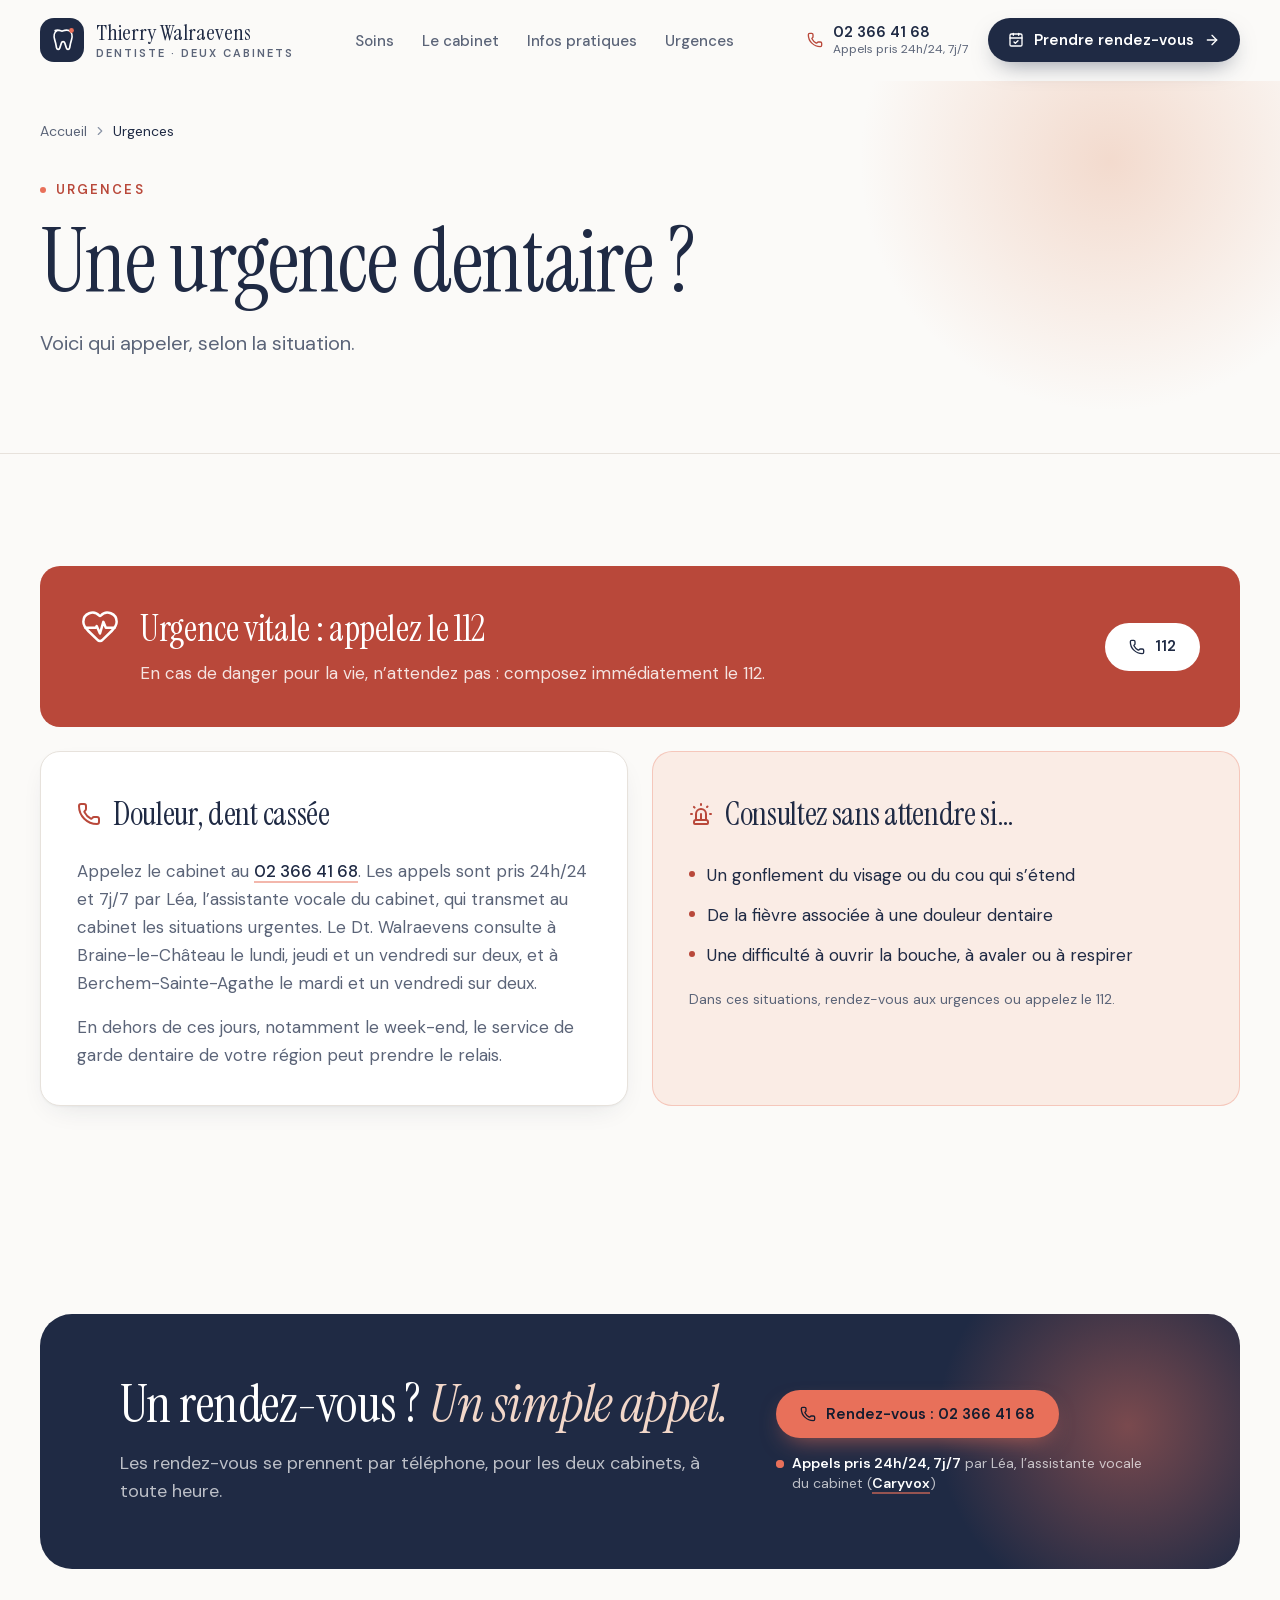
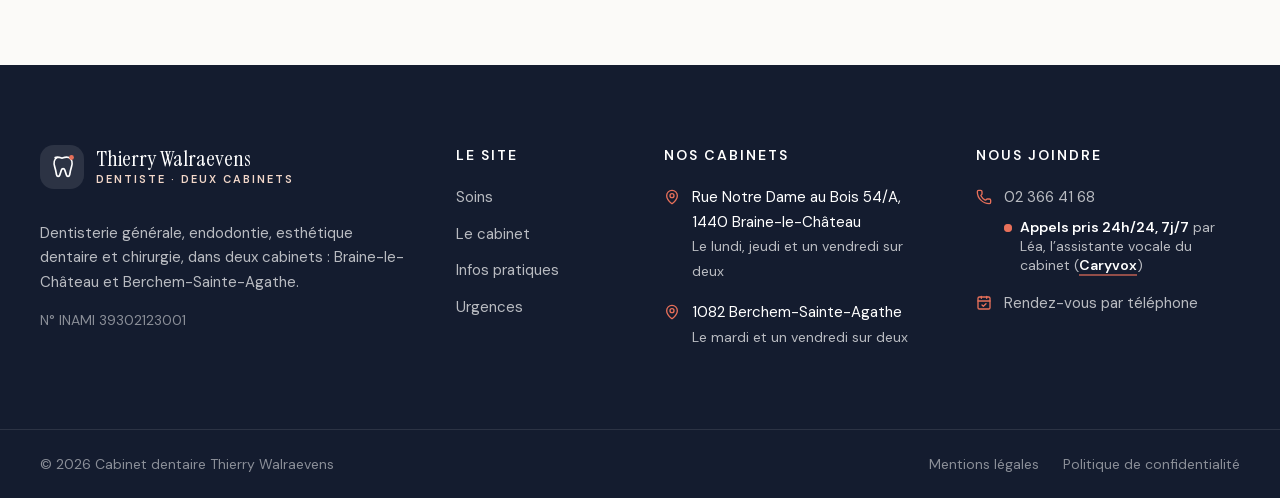
<file: urgences/index.html>
<!DOCTYPE html><!--TaF7ROwWzqs8KJDsYsOEN--><html lang="fr-BE" class="__variable_ae301a __variable_231f96"><head><meta charSet="utf-8"/><meta name="viewport" content="width=device-width, initial-scale=1"/><link rel="stylesheet" href="/_next/static/css/a73aea4ac5dca2e2.css" data-precedence="next"/><link rel="preload" as="script" fetchPriority="low" href="/_next/static/chunks/webpack-25f38204bc679592.js"/><script src="/_next/static/chunks/4bd1b696-c023c6e3521b1417.js" async=""></script><script src="/_next/static/chunks/255-566af14aff71e752.js" async=""></script><script src="/_next/static/chunks/main-app-78d97796293f4056.js" async=""></script><script src="/_next/static/chunks/690-0809685d439d04f0.js" async=""></script><script src="/_next/static/chunks/app/layout-f9aadb8992a78633.js" async=""></script><script src="/_next/static/chunks/app/urgences/page-15a07714ae0264d1.js" async=""></script><meta name="theme-color" content="#fbfaf8"/><meta name="color-scheme" content="light"/><title>Urgences dentaires | Dt. Thierry Walraevens</title><meta name="description" content="Douleur dentaire, dent cassée, gonflement : qui appeler et que faire en cas d’urgence, dans les cabinets du Dt. Thierry Walraevens à Braine-le-Château et à Berchem-Sainte-Agathe."/><meta name="application-name" content="Cabinet dentaire Thierry Walraevens"/><meta name="robots" content="index, follow"/><link rel="canonical" href="https://dentiste-walraevens.be/urgences/"/><meta name="format-detection" content="telephone=no"/><meta property="og:title" content="Urgences dentaires | Dt. Thierry Walraevens"/><meta property="og:description" content="Douleur dentaire, dent cassée, gonflement : qui appeler et que faire en cas d’urgence, dans les cabinets du Dt. Thierry Walraevens à Braine-le-Château et à Berchem-Sainte-Agathe."/><meta property="og:url" content="https://dentiste-walraevens.be/urgences/"/><meta property="og:site_name" content="Cabinet dentaire Thierry Walraevens"/><meta property="og:locale" content="fr_BE"/><meta property="og:type" content="website"/><meta name="twitter:card" content="summary_large_image"/><meta name="twitter:title" content="Urgences dentaires | Dt. Thierry Walraevens"/><meta name="twitter:description" content="Douleur dentaire, dent cassée, gonflement : qui appeler et que faire en cas d’urgence, dans les cabinets du Dt. Thierry Walraevens à Braine-le-Château et à Berchem-Sainte-Agathe."/><link rel="icon" href="/icon.svg?d20a1e23008a509c" type="image/svg+xml" sizes="any"/><script src="/_next/static/chunks/polyfills-42372ed130431b0a.js" noModule=""></script></head><body><div hidden=""><!--$--><!--/$--></div><script type="application/ld+json">{"@context":"https://schema.org","@graph":[{"@type":"Person","@id":"https://dentiste-walraevens.be/#praticien","name":"Thierry Walraevens","jobTitle":"Dentiste","identifier":{"@type":"PropertyValue","propertyID":"INAMI","value":"39302123001"},"knowsLanguage":["Français","Nederlands","English"]},{"@type":"Dentist","@id":"https://dentiste-walraevens.be/#braine-le-chateau","name":"Cabinet dentaire Thierry Walraevens · Braine-le-Château","description":"Dentisterie générale, endodontie, esthétique dentaire et chirurgie, dans deux cabinets : Braine-le-Château et Berchem-Sainte-Agathe.","url":"https://dentiste-walraevens.be/","image":"https://dentiste-walraevens.be/opengraph-image.png","telephone":"+32 2 366 41 68","address":{"@type":"PostalAddress","streetAddress":"Rue Notre Dame au Bois 54/A","postalCode":"1440","addressLocality":"Braine-le-Château","addressCountry":"BE"},"openingHoursSpecification":[{"@type":"OpeningHoursSpecification","dayOfWeek":"https://schema.org/Monday","opens":"09:00","closes":"18:30"},{"@type":"OpeningHoursSpecification","dayOfWeek":"https://schema.org/Thursday","opens":"08:30","closes":"18:30"},{"@type":"OpeningHoursSpecification","dayOfWeek":"https://schema.org/Friday","opens":"08:30","closes":"18:30","description":"une semaine sur deux"}],"knowsLanguage":["Français","Nederlands","English"],"availableService":[{"@type":"MedicalProcedure","name":"Dentisterie générale"},{"@type":"MedicalProcedure","name":"Endodontie"},{"@type":"MedicalProcedure","name":"Esthétique dentaire"},{"@type":"MedicalProcedure","name":"Chirurgie"}],"medicalSpecialty":["Dentistry","Endodontic"],"paymentAccepted":"Bancontact, Cash","currenciesAccepted":"EUR","sameAs":["https://progenda.be/calendars/walraevens-thierry-dentiste-braine-le-chateau?locale=fr"],"employee":{"@id":"https://dentiste-walraevens.be/#praticien"}},{"@type":"Dentist","@id":"https://dentiste-walraevens.be/#berchem-sainte-agathe","name":"Cabinet dentaire Thierry Walraevens · Berchem-Sainte-Agathe","description":"Dentisterie générale, endodontie, esthétique dentaire et chirurgie, dans deux cabinets : Braine-le-Château et Berchem-Sainte-Agathe.","url":"https://dentiste-walraevens.be/","image":"https://dentiste-walraevens.be/opengraph-image.png","telephone":"+32 2 366 41 68","address":{"@type":"PostalAddress","postalCode":"1082","addressLocality":"Berchem-Sainte-Agathe","addressCountry":"BE"},"openingHoursSpecification":[{"@type":"OpeningHoursSpecification","dayOfWeek":"https://schema.org/Tuesday","opens":"09:00","closes":"18:30"},{"@type":"OpeningHoursSpecification","dayOfWeek":"https://schema.org/Friday","opens":"09:00","closes":"18:30","description":"une semaine sur deux"}],"knowsLanguage":["Français","Nederlands","English"],"availableService":[{"@type":"MedicalProcedure","name":"Dentisterie générale"},{"@type":"MedicalProcedure","name":"Endodontie"},{"@type":"MedicalProcedure","name":"Esthétique dentaire"},{"@type":"MedicalProcedure","name":"Chirurgie"}],"medicalSpecialty":["Dentistry","Endodontic"],"paymentAccepted":"Bancontact, Cash","currenciesAccepted":"EUR","sameAs":["https://progenda.be/calendars/thierry-walraevens-dentiste-berchem-sainte-agathe?locale=fr"],"employee":{"@id":"https://dentiste-walraevens.be/#praticien"}}]}</script><header class="sticky top-0 z-40 transition-[background-color,border-color] duration-300 border-b border-transparent bg-papier"><a href="#contenu" class="sr-only z-50 rounded-full bg-encre px-4 py-2 text-white focus:not-sr-only focus:absolute focus:top-3 focus:left-3">Aller au contenu</a><div class="conteneur flex h-20 items-center justify-between gap-6"><a aria-label="Dentiste Thierry Walraevens, accueil" class="rounded-xl" href="/"><span class="flex items-center gap-3"><svg viewBox="0 0 44 44" aria-hidden="true" class="size-11 shrink-0"><rect width="44" height="44" rx="14" class="fill-encre"></rect><path d="M15.2 12.5c2.3-1 4.4-.2 6.8.6 2.4-.8 4.5-1.6 6.8-.6 3.2 1.4 3.9 5.4 2.7 9.2-.9 2.8-1.4 5.3-1.8 8-.3 2-2.7 2.3-3.3.3l-1.6-5.1c-.5-1.6-2.9-1.6-3.4 0l-1.6 5.1c-.6 2-3 1.7-3.3-.3-.4-2.7-.9-5.2-1.8-8-1.2-3.8-.5-7.8 2.5-9.2Z" fill="none" stroke-width="1.7" stroke-linejoin="round" class="stroke-white"></path><circle cx="31.5" cy="12.5" r="2.4" class="fill-corail"></circle></svg><span class="flex flex-col leading-none"><span class="font-serif text-[1.375rem] text-encre">Thierry Walraevens</span><span class="mt-1 text-[0.6875rem] font-semibold tracking-[0.18em] uppercase text-gris">Dentiste<span class="hidden sm:inline"> · deux cabinets</span></span></span></span></a><nav aria-label="Navigation principale" class="hidden lg:block"><ul class="flex items-center gap-1"><li><a class="relative rounded-full px-3 py-2 text-[0.9375rem] font-medium whitespace-nowrap text-gris transition-colors hover:text-encre aria-[current=page]:text-encre" href="/soins/">Soins</a></li><li><a class="relative rounded-full px-3 py-2 text-[0.9375rem] font-medium whitespace-nowrap text-gris transition-colors hover:text-encre aria-[current=page]:text-encre" href="/le-cabinet/">Le cabinet</a></li><li><a class="relative rounded-full px-3 py-2 text-[0.9375rem] font-medium whitespace-nowrap text-gris transition-colors hover:text-encre aria-[current=page]:text-encre" href="/infos-pratiques/">Infos pratiques</a></li><li><a aria-current="page" class="relative rounded-full px-3 py-2 text-[0.9375rem] font-medium whitespace-nowrap text-gris transition-colors hover:text-encre aria-[current=page]:text-encre" href="/urgences/">Urgences<span aria-hidden="true" class="absolute inset-x-3 -bottom-0.5 h-0.5 rounded-full bg-corail"></span></a></li></ul></nav><div class="hidden items-center gap-2 lg:flex"><a href="tel:+3223664168" class="flex min-h-11 items-center gap-2.5 rounded-full px-3 text-encre transition-colors hover:text-corail-fonce"><svg xmlns="http://www.w3.org/2000/svg" width="24" height="24" viewBox="0 0 24 24" fill="none" stroke="currentColor" stroke-width="2" stroke-linecap="round" stroke-linejoin="round" class="lucide lucide-phone size-4 text-corail-fonce" aria-hidden="true"><path d="M13.832 16.568a1 1 0 0 0 1.213-.303l.355-.465A2 2 0 0 1 17 15h3a2 2 0 0 1 2 2v3a2 2 0 0 1-2 2A18 18 0 0 1 2 4a2 2 0 0 1 2-2h3a2 2 0 0 1 2 2v3a2 2 0 0 1-.8 1.6l-.468.351a1 1 0 0 0-.292 1.233 14 14 0 0 0 6.392 6.384"></path></svg><span class="flex flex-col leading-tight"><span class="text-[0.9375rem] font-semibold">02 366 41 68</span><span class="text-xs whitespace-nowrap text-gris">Appels pris 24h/24, 7j/7</span></span></a><a class="group inline-flex min-h-12 cursor-pointer items-center justify-center gap-2.5 whitespace-nowrap rounded-full px-6 py-3 text-[0.9375rem] font-semibold leading-none transition-[background-color,color,box-shadow,transform] duration-200 ease-doux active:translate-y-px bg-encre text-white hover:bg-encre-douce shadow-[0_10px_24px_-10px_rgb(31_42_68/0.55)] !min-h-11 !px-5" href="/rendez-vous/"><svg xmlns="http://www.w3.org/2000/svg" width="24" height="24" viewBox="0 0 24 24" fill="none" stroke="currentColor" stroke-width="2" stroke-linecap="round" stroke-linejoin="round" class="lucide lucide-calendar-check size-4" aria-hidden="true"><path d="M8 2v3"></path><path d="M16 2v3"></path><rect x="3" y="3" width="18" height="18" rx="2"></rect><path d="M3 9h18"></path><path d="m9 15 2 2 4-4"></path></svg>Prendre rendez-vous<svg xmlns="http://www.w3.org/2000/svg" width="24" height="24" viewBox="0 0 24 24" fill="none" stroke="currentColor" stroke-width="2" stroke-linecap="round" stroke-linejoin="round" class="lucide lucide-arrow-right size-4 transition-transform duration-200 group-hover:translate-x-1" aria-hidden="true"><path d="M5 12h14"></path><path d="m12 5 7 7-7 7"></path></svg></a></div><button type="button" aria-expanded="false" aria-controls="menu-mobile" class="-mr-2 flex size-12 cursor-pointer items-center justify-center rounded-full text-encre transition-colors hover:bg-lin lg:hidden"><span class="sr-only">Ouvrir le menu</span><svg xmlns="http://www.w3.org/2000/svg" width="24" height="24" viewBox="0 0 24 24" fill="none" stroke="currentColor" stroke-width="2" stroke-linecap="round" stroke-linejoin="round" class="lucide lucide-menu size-6" aria-hidden="true"><path d="M4 5h16"></path><path d="M4 12h16"></path><path d="M4 19h16"></path></svg></button></div><div id="menu-mobile" hidden="" class="h-[calc(100dvh-5rem)] overflow-y-auto border-t border-filet bg-papier lg:hidden"><nav aria-label="Navigation mobile" class="conteneur flex flex-col py-6"><ul class="divide-y divide-filet"><li><a class="flex min-h-14 items-center font-serif text-[1.75rem] text-encre aria-[current=page]:text-corail-fonce" href="/">Accueil</a></li><li><a class="flex min-h-14 items-center font-serif text-[1.75rem] text-encre aria-[current=page]:text-corail-fonce" href="/soins/">Soins</a></li><li><a class="flex min-h-14 items-center font-serif text-[1.75rem] text-encre aria-[current=page]:text-corail-fonce" href="/le-cabinet/">Le cabinet</a></li><li><a class="flex min-h-14 items-center font-serif text-[1.75rem] text-encre aria-[current=page]:text-corail-fonce" href="/infos-pratiques/">Infos pratiques</a></li><li><a aria-current="page" class="flex min-h-14 items-center font-serif text-[1.75rem] text-encre aria-[current=page]:text-corail-fonce" href="/urgences/">Urgences</a></li></ul><div class="mt-8 grid gap-3"><a class="group inline-flex min-h-12 cursor-pointer items-center justify-center gap-2.5 whitespace-nowrap rounded-full px-6 py-3 text-[0.9375rem] font-semibold leading-none transition-[background-color,color,box-shadow,transform] duration-200 ease-doux active:translate-y-px bg-corail text-encre-profond hover:bg-[#ef8672] shadow-[0_10px_24px_-10px_rgb(232_112_90/0.7)] " href="/rendez-vous/"><svg xmlns="http://www.w3.org/2000/svg" width="24" height="24" viewBox="0 0 24 24" fill="none" stroke="currentColor" stroke-width="2" stroke-linecap="round" stroke-linejoin="round" class="lucide lucide-calendar-check size-4" aria-hidden="true"><path d="M8 2v3"></path><path d="M16 2v3"></path><rect x="3" y="3" width="18" height="18" rx="2"></rect><path d="M3 9h18"></path><path d="m9 15 2 2 4-4"></path></svg>Prendre rendez-vous<svg xmlns="http://www.w3.org/2000/svg" width="24" height="24" viewBox="0 0 24 24" fill="none" stroke="currentColor" stroke-width="2" stroke-linecap="round" stroke-linejoin="round" class="lucide lucide-arrow-right size-4 transition-transform duration-200 group-hover:translate-x-1" aria-hidden="true"><path d="M5 12h14"></path><path d="m12 5 7 7-7 7"></path></svg></a><a href="tel:+3223664168" class="group inline-flex min-h-12 cursor-pointer items-center justify-center gap-2.5 whitespace-nowrap rounded-full px-6 py-3 text-[0.9375rem] font-semibold leading-none transition-[background-color,color,box-shadow,transform] duration-200 ease-doux active:translate-y-px bg-white text-encre ring-1 ring-filet hover:ring-encre/30 "><svg xmlns="http://www.w3.org/2000/svg" width="24" height="24" viewBox="0 0 24 24" fill="none" stroke="currentColor" stroke-width="2" stroke-linecap="round" stroke-linejoin="round" class="lucide lucide-phone size-4" aria-hidden="true"><path d="M13.832 16.568a1 1 0 0 0 1.213-.303l.355-.465A2 2 0 0 1 17 15h3a2 2 0 0 1 2 2v3a2 2 0 0 1-2 2A18 18 0 0 1 2 4a2 2 0 0 1 2-2h3a2 2 0 0 1 2 2v3a2 2 0 0 1-.8 1.6l-.468.351a1 1 0 0 0-.292 1.233 14 14 0 0 0 6.392 6.384"></path></svg>02 366 41 68</a><p class="flex items-start gap-2 text-sm leading-snug text-gris mt-1 justify-center text-center"><span aria-hidden="true" class="relative mt-1.5 flex size-2 shrink-0"><span class="absolute inline-flex h-full w-full rounded-full bg-corail/60 motion-safe:animate-ping"></span><span class="relative inline-flex size-2 rounded-full bg-corail"></span></span><span><strong class="font-semibold text-encre">Appels pris 24h/24, 7j/7</strong> par<!-- --> <!-- -->Léa, l’assistante vocale du cabinet<!-- --> (<a href="https://caryvox.ai" target="_blank" rel="noopener" class="font-semibold underline decoration-2 underline-offset-4 text-encre decoration-corail/50 hover:decoration-corail">Caryvox<span class="sr-only"> (nouvel onglet)</span></a>)</span></p></div></nav></div></header><main id="contenu" tabindex="-1" class="outline-none"><section class="relative isolate overflow-hidden border-b border-filet"><div aria-hidden="true" class="absolute -top-48 right-[-8%] -z-10 size-[34rem] rounded-full bg-[radial-gradient(circle,rgb(242_215_201/0.9),transparent_65%)]"></div><div class="conteneur pt-8 pb-16 sm:pt-10 sm:pb-24"><script type="application/ld+json">{"@context":"https://schema.org","@type":"BreadcrumbList","itemListElement":[{"@type":"ListItem","position":1,"name":"Accueil","item":"https://dentiste-walraevens.be/"},{"@type":"ListItem","position":2,"name":"Urgences","item":"https://dentiste-walraevens.be/urgences/"}]}</script><nav aria-label="Fil d’Ariane" class="mb-8"><ol class="flex flex-wrap items-center gap-1.5 text-sm text-gris"><li class="flex items-center gap-1.5"><a class="transition-colors hover:text-corail-fonce" href="/">Accueil</a></li><li class="flex items-center gap-1.5"><svg xmlns="http://www.w3.org/2000/svg" width="24" height="24" viewBox="0 0 24 24" fill="none" stroke="currentColor" stroke-width="2" stroke-linecap="round" stroke-linejoin="round" class="lucide lucide-chevron-right size-3.5 text-brume" aria-hidden="true"><path d="m9 18 6-6-6-6"></path></svg><span aria-current="page" class="text-encre">Urgences</span></li></ol></nav><p class="surtitre">Urgences</p><h1 class="mt-4 max-w-4xl text-[3rem] leading-[1] sm:text-7xl lg:text-[5.5rem]">Une urgence dentaire ?</h1><p class="mt-6 max-w-2xl text-lg text-gris sm:text-xl">Voici qui appeler, selon la situation.</p></div></section><div class="conteneur grid gap-6 py-20 sm:py-28 lg:grid-cols-2"><section aria-labelledby="titre-vitale" class="rounded-[var(--radius-carte)] bg-corail-fonce p-8 text-white sm:p-10 lg:col-span-2"><div class="flex flex-col gap-6 sm:flex-row sm:items-center sm:justify-between"><div class="flex gap-5"><svg xmlns="http://www.w3.org/2000/svg" width="24" height="24" viewBox="0 0 24 24" fill="none" stroke="currentColor" stroke-width="1.5" stroke-linecap="round" stroke-linejoin="round" class="lucide lucide-heart-pulse size-10 shrink-0" aria-hidden="true"><path d="M2 9.5a5.5 5.5 0 0 1 9.591-3.676.56.56 0 0 0 .818 0A5.49 5.49 0 0 1 22 9.5c0 2.29-1.5 4-3 5.5l-5.492 5.313a2 2 0 0 1-3 .019L5 15c-1.5-1.5-3-3.2-3-5.5"></path><path d="M3.22 13H9.5l.5-1 2 4.5 2-7 1.5 3.5h5.27"></path></svg><div><h2 id="titre-vitale" class="text-[2.25rem] leading-tight !text-white">Urgence vitale : appelez le 112</h2><p class="mt-2 text-white/85">En cas de danger pour la vie, n’attendez pas : composez immédiatement le 112.</p></div></div><a href="tel:112" class="group inline-flex min-h-12 cursor-pointer items-center justify-center gap-2.5 whitespace-nowrap rounded-full px-6 py-3 text-[0.9375rem] font-semibold leading-none transition-[background-color,color,box-shadow,transform] duration-200 ease-doux active:translate-y-px bg-white text-encre hover:bg-peche-pale shrink-0"><svg xmlns="http://www.w3.org/2000/svg" width="24" height="24" viewBox="0 0 24 24" fill="none" stroke="currentColor" stroke-width="2" stroke-linecap="round" stroke-linejoin="round" class="lucide lucide-phone size-4" aria-hidden="true"><path d="M13.832 16.568a1 1 0 0 0 1.213-.303l.355-.465A2 2 0 0 1 17 15h3a2 2 0 0 1 2 2v3a2 2 0 0 1-2 2A18 18 0 0 1 2 4a2 2 0 0 1 2-2h3a2 2 0 0 1 2 2v3a2 2 0 0 1-.8 1.6l-.468.351a1 1 0 0 0-.292 1.233 14 14 0 0 0 6.392 6.384"></path></svg>112</a></div></section><section aria-labelledby="titre-douleur" class="carte p-7 sm:p-9"><div class="flex items-center gap-3"><svg xmlns="http://www.w3.org/2000/svg" width="24" height="24" viewBox="0 0 24 24" fill="none" stroke="currentColor" stroke-width="2" stroke-linecap="round" stroke-linejoin="round" class="lucide lucide-phone size-6 text-corail-fonce" aria-hidden="true"><path d="M13.832 16.568a1 1 0 0 0 1.213-.303l.355-.465A2 2 0 0 1 17 15h3a2 2 0 0 1 2 2v3a2 2 0 0 1-2 2A18 18 0 0 1 2 4a2 2 0 0 1 2-2h3a2 2 0 0 1 2 2v3a2 2 0 0 1-.8 1.6l-.468.351a1 1 0 0 0-.292 1.233 14 14 0 0 0 6.392 6.384"></path></svg><h2 id="titre-douleur" class="text-[2rem]">Douleur, dent cassée</h2></div><p class="mt-4 text-gris">Appelez le cabinet au<!-- --> <a href="tel:+3223664168" class="lien">02 366 41 68</a>. Les appels sont pris 24h/24 et 7j/7 par Léa, l’assistante vocale du cabinet, qui transmet au cabinet les situations urgentes. Le Dt. Walraevens consulte <!-- -->à Braine-le-Château le lundi, jeudi et un vendredi sur deux, et à Berchem-Sainte-Agathe le mardi et un vendredi sur deux<!-- -->.</p><p class="mt-4 text-gris">En dehors de ces jours, notamment le week-end, le service de garde dentaire de votre région peut prendre le relais.</p></section><section aria-labelledby="titre-signes" class="rounded-[var(--radius-carte)] border border-corail/30 bg-peche-pale p-7 sm:p-9"><div class="flex items-center gap-3"><svg xmlns="http://www.w3.org/2000/svg" width="24" height="24" viewBox="0 0 24 24" fill="none" stroke="currentColor" stroke-width="2" stroke-linecap="round" stroke-linejoin="round" class="lucide lucide-siren size-6 text-corail-fonce" aria-hidden="true"><path d="M7 18v-6a5 5 0 1 1 10 0v6"></path><path d="M5 21a1 1 0 0 0 1 1h12a1 1 0 0 0 1-1v-1a2 2 0 0 0-2-2H7a2 2 0 0 0-2 2z"></path><path d="M21 12h1"></path><path d="M18.5 4.5 18 5"></path><path d="M2 12h1"></path><path d="M12 2v1"></path><path d="m4.929 4.929.707.707"></path><path d="M12 12v6"></path></svg><h2 id="titre-signes" class="text-[2rem]">Consultez sans attendre si…</h2></div><ul class="mt-5 space-y-3"><li class="flex gap-3"><span aria-hidden="true" class="mt-2.5 size-1.5 shrink-0 rounded-full bg-corail-fonce"></span>Un gonflement du visage ou du cou qui s’étend</li><li class="flex gap-3"><span aria-hidden="true" class="mt-2.5 size-1.5 shrink-0 rounded-full bg-corail-fonce"></span>De la fièvre associée à une douleur dentaire</li><li class="flex gap-3"><span aria-hidden="true" class="mt-2.5 size-1.5 shrink-0 rounded-full bg-corail-fonce"></span>Une difficulté à ouvrir la bouche, à avaler ou à respirer</li></ul><p class="mt-5 text-sm text-gris">Dans ces situations, rendez-vous aux urgences ou appelez le 112.</p></section></div><!--$--><!--/$--></main><section aria-labelledby="titre-rdv" class="conteneur py-20 sm:py-24"><div class="relative isolate overflow-hidden rounded-[var(--radius-grand)] bg-encre px-6 py-14 text-white sm:px-14 sm:py-16 lg:px-20"><div aria-hidden="true" class="absolute -top-24 -right-24 -z-10 size-[26rem] rounded-full bg-[radial-gradient(circle,rgb(232_112_90/0.45),transparent_65%)]"></div><div class="flex flex-col gap-10 lg:flex-row lg:items-center lg:justify-between"><div class="max-w-2xl"><h2 id="titre-rdv" class="text-[2.5rem] leading-[1.05] !text-white sm:text-[3.25rem]">Un rendez-vous ? <em class="text-peche">Un simple appel.</em></h2><p class="mt-4 text-lg text-white/70">Les rendez-vous se prennent par téléphone, pour les deux cabinets, à toute heure.</p></div><div class="lg:shrink-0"><a href="tel:+3223664168" class="group inline-flex min-h-12 cursor-pointer items-center justify-center gap-2.5 whitespace-nowrap rounded-full px-6 py-3 text-[0.9375rem] font-semibold leading-none transition-[background-color,color,box-shadow,transform] duration-200 ease-doux active:translate-y-px bg-corail text-encre-profond hover:bg-[#ef8672] shadow-[0_10px_24px_-10px_rgb(232_112_90/0.7)] "><svg xmlns="http://www.w3.org/2000/svg" width="24" height="24" viewBox="0 0 24 24" fill="none" stroke="currentColor" stroke-width="2" stroke-linecap="round" stroke-linejoin="round" class="lucide lucide-phone size-4" aria-hidden="true"><path d="M13.832 16.568a1 1 0 0 0 1.213-.303l.355-.465A2 2 0 0 1 17 15h3a2 2 0 0 1 2 2v3a2 2 0 0 1-2 2A18 18 0 0 1 2 4a2 2 0 0 1 2-2h3a2 2 0 0 1 2 2v3a2 2 0 0 1-.8 1.6l-.468.351a1 1 0 0 0-.292 1.233 14 14 0 0 0 6.392 6.384"></path></svg>Rendez-vous : <!-- -->02 366 41 68</a><p class="flex items-start gap-2 text-sm leading-snug text-white/70 mt-4 max-w-sm"><span aria-hidden="true" class="relative mt-1.5 flex size-2 shrink-0"><span class="absolute inline-flex h-full w-full rounded-full bg-corail/60 motion-safe:animate-ping"></span><span class="relative inline-flex size-2 rounded-full bg-corail"></span></span><span><strong class="font-semibold text-white">Appels pris 24h/24, 7j/7</strong> par<!-- --> <!-- -->Léa, l’assistante vocale du cabinet<!-- --> (<a href="https://caryvox.ai" target="_blank" rel="noopener" class="font-semibold underline decoration-2 underline-offset-4 text-white decoration-corail/60 hover:decoration-corail">Caryvox<span class="sr-only"> (nouvel onglet)</span></a>)</span></p></div></div></div></section><footer class="bg-encre-profond pb-28 text-white/70 lg:pb-0"><div class="conteneur grid gap-12 py-16 sm:grid-cols-2 lg:grid-cols-12 lg:py-20"><div class="lg:col-span-4"><a aria-label="Accueil" class="inline-block rounded-xl" href="/"><span class="flex items-center gap-3"><svg viewBox="0 0 44 44" aria-hidden="true" class="size-11 shrink-0"><rect width="44" height="44" rx="14" class="fill-white/10"></rect><path d="M15.2 12.5c2.3-1 4.4-.2 6.8.6 2.4-.8 4.5-1.6 6.8-.6 3.2 1.4 3.9 5.4 2.7 9.2-.9 2.8-1.4 5.3-1.8 8-.3 2-2.7 2.3-3.3.3l-1.6-5.1c-.5-1.6-2.9-1.6-3.4 0l-1.6 5.1c-.6 2-3 1.7-3.3-.3-.4-2.7-.9-5.2-1.8-8-1.2-3.8-.5-7.8 2.5-9.2Z" fill="none" stroke-width="1.7" stroke-linejoin="round" class="stroke-white"></path><circle cx="31.5" cy="12.5" r="2.4" class="fill-corail"></circle></svg><span class="flex flex-col leading-none"><span class="font-serif text-[1.375rem] text-white">Thierry Walraevens</span><span class="mt-1 text-[0.6875rem] font-semibold tracking-[0.18em] uppercase text-peche">Dentiste<span class="hidden sm:inline"> · deux cabinets</span></span></span></span></a><p class="mt-6 max-w-sm text-[0.9375rem] leading-relaxed">Dentisterie générale, endodontie, esthétique dentaire et chirurgie, dans deux cabinets : Braine-le-Château et Berchem-Sainte-Agathe.</p><p class="mt-4 text-sm text-white/50">N° INAMI <!-- -->39302123001</p></div><nav aria-label="Pied de page" class="lg:col-span-2"><p class="text-sm font-semibold tracking-[0.14em] text-white uppercase">Le site</p><ul class="mt-5 space-y-3 text-[0.9375rem]"><li><a class="transition-colors hover:text-white" href="/soins/">Soins</a></li><li><a class="transition-colors hover:text-white" href="/le-cabinet/">Le cabinet</a></li><li><a class="transition-colors hover:text-white" href="/infos-pratiques/">Infos pratiques</a></li><li><a class="transition-colors hover:text-white" href="/urgences/">Urgences</a></li></ul></nav><div class="lg:col-span-3"><p class="text-sm font-semibold tracking-[0.14em] text-white uppercase">Nos cabinets</p><ul class="mt-5 space-y-4 text-[0.9375rem]"><li class="flex gap-3"><svg xmlns="http://www.w3.org/2000/svg" width="24" height="24" viewBox="0 0 24 24" fill="none" stroke="currentColor" stroke-width="2" stroke-linecap="round" stroke-linejoin="round" class="lucide lucide-map-pin mt-1 size-4 shrink-0 text-corail" aria-hidden="true"><path d="M20 10c0 4.993-5.539 10.193-7.399 11.799a1 1 0 0 1-1.202 0C9.539 20.193 4 14.993 4 10a8 8 0 0 1 16 0"></path><circle cx="12" cy="10" r="3"></circle></svg><span><span class="block text-white">Rue Notre Dame au Bois 54/A, 1440 Braine-le-Château</span><span class="text-sm">Le <!-- -->lundi, jeudi et un vendredi sur deux</span></span></li><li class="flex gap-3"><svg xmlns="http://www.w3.org/2000/svg" width="24" height="24" viewBox="0 0 24 24" fill="none" stroke="currentColor" stroke-width="2" stroke-linecap="round" stroke-linejoin="round" class="lucide lucide-map-pin mt-1 size-4 shrink-0 text-corail" aria-hidden="true"><path d="M20 10c0 4.993-5.539 10.193-7.399 11.799a1 1 0 0 1-1.202 0C9.539 20.193 4 14.993 4 10a8 8 0 0 1 16 0"></path><circle cx="12" cy="10" r="3"></circle></svg><span><span class="block text-white">1082 Berchem-Sainte-Agathe</span><span class="text-sm">Le <!-- -->mardi et un vendredi sur deux</span></span></li></ul></div><div class="lg:col-span-3"><p class="text-sm font-semibold tracking-[0.14em] text-white uppercase">Nous joindre</p><ul class="mt-5 space-y-4 text-[0.9375rem]"><li class="flex gap-3"><svg xmlns="http://www.w3.org/2000/svg" width="24" height="24" viewBox="0 0 24 24" fill="none" stroke="currentColor" stroke-width="2" stroke-linecap="round" stroke-linejoin="round" class="lucide lucide-phone mt-1 size-4 shrink-0 text-corail" aria-hidden="true"><path d="M13.832 16.568a1 1 0 0 0 1.213-.303l.355-.465A2 2 0 0 1 17 15h3a2 2 0 0 1 2 2v3a2 2 0 0 1-2 2A18 18 0 0 1 2 4a2 2 0 0 1 2-2h3a2 2 0 0 1 2 2v3a2 2 0 0 1-.8 1.6l-.468.351a1 1 0 0 0-.292 1.233 14 14 0 0 0 6.392 6.384"></path></svg><span><a href="tel:+3223664168" class="transition-colors hover:text-white">02 366 41 68</a><p class="flex items-start gap-2 text-sm leading-snug text-white/70 mt-2"><span aria-hidden="true" class="relative mt-1.5 flex size-2 shrink-0"><span class="absolute inline-flex h-full w-full rounded-full bg-corail/60 motion-safe:animate-ping"></span><span class="relative inline-flex size-2 rounded-full bg-corail"></span></span><span><strong class="font-semibold text-white">Appels pris 24h/24, 7j/7</strong> par<!-- --> <!-- -->Léa, l’assistante vocale du cabinet<!-- --> (<a href="https://caryvox.ai" target="_blank" rel="noopener" class="font-semibold underline decoration-2 underline-offset-4 text-white decoration-corail/60 hover:decoration-corail">Caryvox<span class="sr-only"> (nouvel onglet)</span></a>)</span></p></span></li><li class="flex gap-3"><svg xmlns="http://www.w3.org/2000/svg" width="24" height="24" viewBox="0 0 24 24" fill="none" stroke="currentColor" stroke-width="2" stroke-linecap="round" stroke-linejoin="round" class="lucide lucide-calendar-check mt-1 size-4 shrink-0 text-corail" aria-hidden="true"><path d="M8 2v3"></path><path d="M16 2v3"></path><rect x="3" y="3" width="18" height="18" rx="2"></rect><path d="M3 9h18"></path><path d="m9 15 2 2 4-4"></path></svg><a class="transition-colors hover:text-white" href="/rendez-vous/">Rendez-vous par téléphone</a></li></ul></div></div><div class="border-t border-white/10"><div class="conteneur flex flex-col gap-4 py-6 text-sm text-white/50 sm:flex-row sm:items-center sm:justify-between"><p>© <!-- -->2026<!-- --> <!-- -->Cabinet dentaire Thierry Walraevens</p><ul class="flex flex-wrap gap-x-6 gap-y-2"><li><a class="transition-colors hover:text-white" href="/mentions-legales/">Mentions légales</a></li><li><a class="transition-colors hover:text-white" href="/politique-de-confidentialite/">Politique de confidentialité</a></li></ul></div></div></footer><div class="fixed inset-x-0 bottom-0 z-30 border-t border-filet bg-papier/90 px-4 pt-3 pb-[max(0.75rem,env(safe-area-inset-bottom))] backdrop-blur-xl lg:hidden"><a href="tel:+3223664168" class="mx-auto flex min-h-12 max-w-md items-center justify-center gap-2 rounded-full bg-encre px-4 text-[0.9375rem] font-semibold whitespace-nowrap text-white"><svg xmlns="http://www.w3.org/2000/svg" width="24" height="24" viewBox="0 0 24 24" fill="none" stroke="currentColor" stroke-width="2" stroke-linecap="round" stroke-linejoin="round" class="lucide lucide-phone size-4 text-corail" aria-hidden="true"><path d="M13.832 16.568a1 1 0 0 0 1.213-.303l.355-.465A2 2 0 0 1 17 15h3a2 2 0 0 1 2 2v3a2 2 0 0 1-2 2A18 18 0 0 1 2 4a2 2 0 0 1 2-2h3a2 2 0 0 1 2 2v3a2 2 0 0 1-.8 1.6l-.468.351a1 1 0 0 0-.292 1.233 14 14 0 0 0 6.392 6.384"></path></svg>Appeler pour un rendez-vous</a></div><script src="/_next/static/chunks/webpack-25f38204bc679592.js" id="_R_" async=""></script><script>(self.__next_f=self.__next_f||[]).push([0])</script><script>self.__next_f.push([1,"1:\"$Sreact.fragment\"\nb:I[7150,[],\"\"]\n:HL[\"/_next/static/css/a73aea4ac5dca2e2.css\",\"style\"]\n2:Tcc4,"])</script><script>self.__next_f.push([1,"{\"@context\":\"https://schema.org\",\"@graph\":[{\"@type\":\"Person\",\"@id\":\"https://dentiste-walraevens.be/#praticien\",\"name\":\"Thierry Walraevens\",\"jobTitle\":\"Dentiste\",\"identifier\":{\"@type\":\"PropertyValue\",\"propertyID\":\"INAMI\",\"value\":\"39302123001\"},\"knowsLanguage\":[\"Français\",\"Nederlands\",\"English\"]},{\"@type\":\"Dentist\",\"@id\":\"https://dentiste-walraevens.be/#braine-le-chateau\",\"name\":\"Cabinet dentaire Thierry Walraevens · Braine-le-Château\",\"description\":\"Dentisterie générale, endodontie, esthétique dentaire et chirurgie, dans deux cabinets : Braine-le-Château et Berchem-Sainte-Agathe.\",\"url\":\"https://dentiste-walraevens.be/\",\"image\":\"https://dentiste-walraevens.be/opengraph-image.png\",\"telephone\":\"+32 2 366 41 68\",\"address\":{\"@type\":\"PostalAddress\",\"streetAddress\":\"Rue Notre Dame au Bois 54/A\",\"postalCode\":\"1440\",\"addressLocality\":\"Braine-le-Château\",\"addressCountry\":\"BE\"},\"openingHoursSpecification\":[{\"@type\":\"OpeningHoursSpecification\",\"dayOfWeek\":\"https://schema.org/Monday\",\"opens\":\"09:00\",\"closes\":\"18:30\"},{\"@type\":\"OpeningHoursSpecification\",\"dayOfWeek\":\"https://schema.org/Thursday\",\"opens\":\"08:30\",\"closes\":\"18:30\"},{\"@type\":\"OpeningHoursSpecification\",\"dayOfWeek\":\"https://schema.org/Friday\",\"opens\":\"08:30\",\"closes\":\"18:30\",\"description\":\"une semaine sur deux\"}],\"knowsLanguage\":[\"Français\",\"Nederlands\",\"English\"],\"availableService\":[{\"@type\":\"MedicalProcedure\",\"name\":\"Dentisterie générale\"},{\"@type\":\"MedicalProcedure\",\"name\":\"Endodontie\"},{\"@type\":\"MedicalProcedure\",\"name\":\"Esthétique dentaire\"},{\"@type\":\"MedicalProcedure\",\"name\":\"Chirurgie\"}],\"medicalSpecialty\":[\"Dentistry\",\"Endodontic\"],\"paymentAccepted\":\"Bancontact, Cash\",\"currenciesAccepted\":\"EUR\",\"sameAs\":[\"https://progenda.be/calendars/walraevens-thierry-dentiste-braine-le-chateau?locale=fr\"],\"employee\":{\"@id\":\"https://dentiste-walraevens.be/#praticien\"}},{\"@type\":\"Dentist\",\"@id\":\"https://dentiste-walraevens.be/#berchem-sainte-agathe\",\"name\":\"Cabinet dentaire Thierry Walraevens · Berchem-Sainte-Agathe\",\"description\":\"Dentisterie générale, endodontie, esthétique dentaire et chirurgie, dans deux cabinets : Braine-le-Château et Berchem-Sainte-Agathe.\",\"url\":\"https://dentiste-walraevens.be/\",\"image\":\"https://dentiste-walraevens.be/opengraph-image.png\",\"telephone\":\"+32 2 366 41 68\",\"address\":{\"@type\":\"PostalAddress\",\"postalCode\":\"1082\",\"addressLocality\":\"Berchem-Sainte-Agathe\",\"addressCountry\":\"BE\"},\"openingHoursSpecification\":[{\"@type\":\"OpeningHoursSpecification\",\"dayOfWeek\":\"https://schema.org/Tuesday\",\"opens\":\"09:00\",\"closes\":\"18:30\"},{\"@type\":\"OpeningHoursSpecification\",\"dayOfWeek\":\"https://schema.org/Friday\",\"opens\":\"09:00\",\"closes\":\"18:30\",\"description\":\"une semaine sur deux\"}],\"knowsLanguage\":[\"Français\",\"Nederlands\",\"English\"],\"availableService\":[{\"@type\":\"MedicalProcedure\",\"name\":\"Dentisterie générale\"},{\"@type\":\"MedicalProcedure\",\"name\":\"Endodontie\"},{\"@type\":\"MedicalProcedure\",\"name\":\"Esthétique dentaire\"},{\"@type\":\"MedicalProcedure\",\"name\":\"Chirurgie\"}],\"medicalSpecialty\":[\"Dentistry\",\"Endodontic\"],\"paymentAccepted\":\"Bancontact, Cash\",\"currenciesAccepted\":\"EUR\",\"sameAs\":[\"https://progenda.be/calendars/thierry-walraevens-dentiste-berchem-sainte-agathe?locale=fr\"],\"employee\":{\"@id\":\"https://dentiste-walraevens.be/#praticien\"}}]}"])</script><script>self.__next_f.push([1,"0:{\"P\":null,\"b\":\"TaF7ROwWzqs8KJDsYsOEN\",\"p\":\"\",\"c\":[\"\",\"urgences\",\"\"],\"i\":false,\"f\":[[[\"\",{\"children\":[\"urgences\",{\"children\":[\"__PAGE__\",{}]}]},\"$undefined\",\"$undefined\",true],[\"\",[\"$\",\"$1\",\"c\",{\"children\":[[[\"$\",\"link\",\"0\",{\"rel\":\"stylesheet\",\"href\":\"/_next/static/css/a73aea4ac5dca2e2.css\",\"precedence\":\"next\",\"crossOrigin\":\"$undefined\",\"nonce\":\"$undefined\"}]],[\"$\",\"html\",null,{\"lang\":\"fr-BE\",\"className\":\"__variable_ae301a __variable_231f96\",\"children\":[\"$\",\"body\",null,{\"children\":[[\"$\",\"script\",null,{\"type\":\"application/ld+json\",\"dangerouslySetInnerHTML\":{\"__html\":\"$2\"}}],false,\"$L3\",\"$L4\",\"$L5\",\"$L6\",\"$L7\"]}]}]]}],{\"children\":[\"urgences\",\"$L8\",{\"children\":[\"__PAGE__\",\"$L9\",{},null,false]},null,false]},null,false],\"$La\",false]],\"m\":\"$undefined\",\"G\":[\"$b\",[]],\"s\":false,\"S\":true}\n"])</script><script>self.__next_f.push([1,"c:I[1215,[\"690\",\"static/chunks/690-0809685d439d04f0.js\",\"177\",\"static/chunks/app/layout-f9aadb8992a78633.js\"],\"EnTete\"]\nd:I[9766,[],\"\"]\ne:I[8924,[],\"\"]\nf:I[2619,[\"690\",\"static/chunks/690-0809685d439d04f0.js\",\"319\",\"static/chunks/app/urgences/page-15a07714ae0264d1.js\"],\"\"]\n10:I[3352,[\"690\",\"static/chunks/690-0809685d439d04f0.js\",\"319\",\"static/chunks/app/urgences/page-15a07714ae0264d1.js\"],\"default\"]\n17:I[4431,[],\"ViewportBoundary\"]\n19:I[4431,[],\"MetadataBoundary\"]\n1a:\"$Sreact.suspense\"\n3:[\"$\",\"$Lc\",null,{}]\n"])</script><script>self.__next_f.push([1,"4:[\"$\",\"main\",null,{\"id\":\"contenu\",\"tabIndex\":-1,\"className\":\"outline-none\",\"children\":[\"$\",\"$Ld\",null,{\"parallelRouterKey\":\"children\",\"error\":\"$undefined\",\"errorStyles\":\"$undefined\",\"errorScripts\":\"$undefined\",\"template\":[\"$\",\"$Le\",null,{}],\"templateStyles\":\"$undefined\",\"templateScripts\":\"$undefined\",\"notFound\":[[\"$\",\"section\",null,{\"className\":\"relative isolate overflow-hidden border-b border-filet\",\"children\":[[\"$\",\"div\",null,{\"aria-hidden\":true,\"className\":\"absolute -top-48 right-[-8%] -z-10 size-[34rem] rounded-full bg-[radial-gradient(circle,rgb(242_215_201/0.9),transparent_65%)]\"}],[\"$\",\"div\",null,{\"className\":\"conteneur pt-8 pb-16 sm:pt-10 sm:pb-24\",\"children\":[\"$undefined\",[\"$\",\"p\",null,{\"className\":\"surtitre\",\"children\":\"Erreur 404\"}],[\"$\",\"h1\",null,{\"className\":\"mt-4 max-w-4xl text-[3rem] leading-[1] sm:text-7xl lg:text-[5.5rem]\",\"children\":\"Page introuvable\"}],[\"$\",\"p\",null,{\"className\":\"mt-6 max-w-2xl text-lg text-gris sm:text-xl\",\"children\":\"Cette adresse ne correspond à aucune page du site.\"}],[\"$\",\"div\",null,{\"className\":\"mt-10\",\"children\":[\"$\",\"$Lf\",null,{\"href\":\"/\",\"className\":\"group inline-flex min-h-12 cursor-pointer items-center justify-center gap-2.5 whitespace-nowrap rounded-full px-6 py-3 text-[0.9375rem] font-semibold leading-none transition-[background-color,color,box-shadow,transform] duration-200 ease-doux active:translate-y-px bg-encre text-white hover:bg-encre-douce shadow-[0_10px_24px_-10px_rgb(31_42_68/0.55)] \",\"children\":[null,\"Retour à l’accueil\",[\"$\",\"$L10\",null,{\"ref\":\"$undefined\",\"icon\":{\"name\":\"arrow-right\",\"size\":24,\"node\":[[\"path\",{\"d\":\"M5 12h14\",\"key\":\"1ays0h\"}],[\"path\",{\"d\":\"m12 5 7 7-7 7\",\"key\":\"xquz4c\"}]]},\"className\":\"size-4 transition-transform duration-200 group-hover:translate-x-1\",\"aria-hidden\":true}]]}]}]]}]]}],[]],\"forbidden\":\"$undefined\",\"unauthorized\":\"$undefined\"}]}]\n"])</script><script>self.__next_f.push([1,"5:[\"$\",\"section\",null,{\"aria-labelledby\":\"titre-rdv\",\"className\":\"conteneur py-20 sm:py-24\",\"children\":[\"$\",\"div\",null,{\"className\":\"relative isolate overflow-hidden rounded-[var(--radius-grand)] bg-encre px-6 py-14 text-white sm:px-14 sm:py-16 lg:px-20\",\"children\":[[\"$\",\"div\",null,{\"aria-hidden\":true,\"className\":\"absolute -top-24 -right-24 -z-10 size-[26rem] rounded-full bg-[radial-gradient(circle,rgb(232_112_90/0.45),transparent_65%)]\"}],[\"$\",\"div\",null,{\"className\":\"flex flex-col gap-10 lg:flex-row lg:items-center lg:justify-between\",\"children\":[[\"$\",\"div\",null,{\"className\":\"max-w-2xl\",\"children\":[[\"$\",\"h2\",null,{\"id\":\"titre-rdv\",\"className\":\"text-[2.5rem] leading-[1.05] !text-white sm:text-[3.25rem]\",\"children\":[\"Un rendez-vous ? \",[\"$\",\"em\",null,{\"className\":\"text-peche\",\"children\":\"Un simple appel.\"}]]}],[\"$\",\"p\",null,{\"className\":\"mt-4 text-lg text-white/70\",\"children\":\"Les rendez-vous se prennent par téléphone, pour les deux cabinets, à toute heure.\"}]]}],[\"$\",\"div\",null,{\"className\":\"lg:shrink-0\",\"children\":[[\"$\",\"a\",null,{\"href\":\"tel:+3223664168\",\"className\":\"group inline-flex min-h-12 cursor-pointer items-center justify-center gap-2.5 whitespace-nowrap rounded-full px-6 py-3 text-[0.9375rem] font-semibold leading-none transition-[background-color,color,box-shadow,transform] duration-200 ease-doux active:translate-y-px bg-corail text-encre-profond hover:bg-[#ef8672] shadow-[0_10px_24px_-10px_rgb(232_112_90/0.7)] \",\"children\":[[\"$\",\"$L10\",null,{\"ref\":\"$undefined\",\"icon\":{\"name\":\"phone\",\"size\":24,\"node\":[[\"path\",{\"d\":\"M13.832 16.568a1 1 0 0 0 1.213-.303l.355-.465A2 2 0 0 1 17 15h3a2 2 0 0 1 2 2v3a2 2 0 0 1-2 2A18 18 0 0 1 2 4a2 2 0 0 1 2-2h3a2 2 0 0 1 2 2v3a2 2 0 0 1-.8 1.6l-.468.351a1 1 0 0 0-.292 1.233 14 14 0 0 0 6.392 6.384\",\"key\":\"9njp5v\"}]]},\"className\":\"size-4\",\"aria-hidden\":true}],[\"Rendez-vous : \",\"02 366 41 68\"],false,null]}],[\"$\",\"p\",null,{\"className\":\"flex items-start gap-2 text-sm leading-snug text-white/70 mt-4 max-w-sm\",\"children\":[[\"$\",\"span\",null,{\"aria-hidden\":true,\"className\":\"relative mt-1.5 flex size-2 shrink-0\",\"children\":[[\"$\",\"span\",null,{\"className\":\"absolute inline-flex h-full w-full rounded-full bg-corail/60 motion-safe:animate-ping\"}],[\"$\",\"span\",null,{\"className\":\"relative inline-flex size-2 rounded-full bg-corail\"}]]}],[\"$\",\"span\",null,{\"children\":[[\"$\",\"strong\",null,{\"className\":\"font-semibold text-white\",\"children\":\"Appels pris 24h/24, 7j/7\"}],\" par\",\" \",\"Léa, l’assistante vocale du cabinet\",\" (\",[\"$\",\"a\",null,{\"href\":\"https://caryvox.ai\",\"target\":\"_blank\",\"rel\":\"noopener\",\"className\":\"font-semibold underline decoration-2 underline-offset-4 text-white decoration-corail/60 hover:decoration-corail\",\"children\":[\"Caryvox\",[\"$\",\"span\",null,{\"className\":\"sr-only\",\"children\":\" (nouvel onglet)\"}]]}],\")\"]}]]}]]}]]}]]}]}]\n"])</script><script>self.__next_f.push([1,"6:[\"$\",\"footer\",null,{\"className\":\"bg-encre-profond pb-28 text-white/70 lg:pb-0\",\"children\":[[\"$\",\"div\",null,{\"className\":\"conteneur grid gap-12 py-16 sm:grid-cols-2 lg:grid-cols-12 lg:py-20\",\"children\":[[\"$\",\"div\",null,{\"className\":\"lg:col-span-4\",\"children\":[[\"$\",\"$Lf\",null,{\"href\":\"/\",\"aria-label\":\"Accueil\",\"className\":\"inline-block rounded-xl\",\"children\":[\"$\",\"span\",null,{\"className\":\"flex items-center gap-3\",\"children\":[[\"$\",\"svg\",null,{\"viewBox\":\"0 0 44 44\",\"aria-hidden\":true,\"className\":\"size-11 shrink-0\",\"children\":[[\"$\",\"rect\",null,{\"width\":\"44\",\"height\":\"44\",\"rx\":\"14\",\"className\":\"fill-white/10\"}],[\"$\",\"path\",null,{\"d\":\"M15.2 12.5c2.3-1 4.4-.2 6.8.6 2.4-.8 4.5-1.6 6.8-.6 3.2 1.4 3.9 5.4 2.7 9.2-.9 2.8-1.4 5.3-1.8 8-.3 2-2.7 2.3-3.3.3l-1.6-5.1c-.5-1.6-2.9-1.6-3.4 0l-1.6 5.1c-.6 2-3 1.7-3.3-.3-.4-2.7-.9-5.2-1.8-8-1.2-3.8-.5-7.8 2.5-9.2Z\",\"fill\":\"none\",\"strokeWidth\":\"1.7\",\"strokeLinejoin\":\"round\",\"className\":\"stroke-white\"}],[\"$\",\"circle\",null,{\"cx\":\"31.5\",\"cy\":\"12.5\",\"r\":\"2.4\",\"className\":\"fill-corail\"}]]}],[\"$\",\"span\",null,{\"className\":\"flex flex-col leading-none\",\"children\":[[\"$\",\"span\",null,{\"className\":\"font-serif text-[1.375rem] text-white\",\"children\":\"Thierry Walraevens\"}],[\"$\",\"span\",null,{\"className\":\"mt-1 text-[0.6875rem] font-semibold tracking-[0.18em] uppercase text-peche\",\"children\":[\"Dentiste\",[\"$\",\"span\",null,{\"className\":\"hidden sm:inline\",\"children\":\" · deux cabinets\"}]]}]]}]]}]}],[\"$\",\"p\",null,{\"className\":\"mt-6 max-w-sm text-[0.9375rem] leading-relaxed\",\"children\":\"Dentisterie générale, endodontie, esthétique dentaire et chirurgie, dans deux cabinets : Braine-le-Château et Berchem-Sainte-Agathe.\"}],[\"$\",\"p\",null,{\"className\":\"mt-4 text-sm text-white/50\",\"children\":[\"N° INAMI \",\"39302123001\"]}]]}],[\"$\",\"nav\",null,{\"aria-label\":\"Pied de page\",\"className\":\"lg:col-span-2\",\"children\":[[\"$\",\"p\",null,{\"className\":\"text-sm font-semibold tracking-[0.14em] text-white uppercase\",\"children\":\"Le site\"}],[\"$\",\"ul\",null,{\"className\":\"mt-5 space-y-3 text-[0.9375rem]\",\"children\":[[\"$\",\"li\",\"/soins/\",{\"children\":[\"$\",\"$Lf\",null,{\"href\":\"/soins/\",\"className\":\"transition-colors hover:text-white\",\"children\":\"Soins\"}]}],[\"$\",\"li\",\"/le-cabinet/\",{\"children\":[\"$\",\"$Lf\",null,{\"href\":\"/le-cabinet/\",\"className\":\"transition-colors hover:text-white\",\"children\":\"Le cabinet\"}]}],[\"$\",\"li\",\"/infos-pratiques/\",{\"children\":[\"$\",\"$Lf\",null,{\"href\":\"/infos-pratiques/\",\"className\":\"transition-colors hover:text-white\",\"children\":\"Infos pratiques\"}]}],[\"$\",\"li\",\"/urgences/\",{\"children\":[\"$\",\"$Lf\",null,{\"href\":\"/urgences/\",\"className\":\"transition-colors hover:text-white\",\"children\":\"Urgences\"}]}]]}]]}],[\"$\",\"div\",null,{\"className\":\"lg:col-span-3\",\"children\":[[\"$\",\"p\",null,{\"className\":\"text-sm font-semibold tracking-[0.14em] text-white uppercase\",\"children\":\"Nos cabinets\"}],[\"$\",\"ul\",null,{\"className\":\"mt-5 space-y-4 text-[0.9375rem]\",\"children\":[[\"$\",\"li\",\"braine-le-chateau\",{\"className\":\"flex gap-3\",\"children\":[[\"$\",\"$L10\",null,{\"ref\":\"$undefined\",\"icon\":{\"name\":\"map-pin\",\"size\":24,\"node\":[[\"path\",{\"d\":\"M20 10c0 4.993-5.539 10.193-7.399 11.799a1 1 0 0 1-1.202 0C9.539 20.193 4 14.993 4 10a8 8 0 0 1 16 0\",\"key\":\"1r0f0z\"}],[\"circle\",{\"cx\":\"12\",\"cy\":\"10\",\"r\":\"3\",\"key\":\"ilqhr7\"}]]},\"className\":\"mt-1 size-4 shrink-0 text-corail\",\"aria-hidden\":true}],[\"$\",\"span\",null,{\"children\":[[\"$\",\"span\",null,{\"className\":\"block text-white\",\"children\":\"Rue Notre Dame au Bois 54/A, 1440 Braine-le-Château\"}],[\"$\",\"span\",null,{\"className\":\"text-sm\",\"children\":[\"Le \",\"lundi, jeudi et un vendredi sur deux\"]}]]}]]}],[\"$\",\"li\",\"berchem-sainte-agathe\",{\"className\":\"flex gap-3\",\"children\":[[\"$\",\"$L10\",null,{\"ref\":\"$undefined\",\"icon\":\"$6:props:children:0:props:children:2:props:children:1:props:children:0:props:children:0:props:icon\",\"className\":\"mt-1 size-4 shrink-0 text-corail\",\"aria-hidden\":true}],[\"$\",\"span\",null,{\"children\":[[\"$\",\"span\",null,{\"className\":\"block text-white\",\"children\":\"1082 Berchem-Sainte-Agathe\"}],[\"$\",\"span\",null,{\"className\":\"text-sm\",\"children\":[\"Le \",\"mardi et un vendredi sur deux\"]}]]}]]}]]}]]}],[\"$\",\"div\",null,{\"className\":\"lg:col-span-3\",\"children\":[[\"$\",\"p\",null,{\"className\":\"text-sm font-semibold tracking-[0.14em] text-white uppercase\",\"children\":\"Nous joindre\"}],[\"$\",\"ul\",null,{\"className\":\"mt-5 space-y-4 text-[0.9375rem]\",\"children\":[[\"$\",\"li\",null,{\"className\":\"flex gap-3\",\"children\":[[\"$\",\"$L10\",null,{\"ref\":\"$undefined\",\"icon\":\"$5:props:children:props:children:1:props:children:1:props:children:0:props:children:0:props:icon\",\"className\":\"mt-1 size-4 shrink-0 text-corail\",\"aria-hidden\":true}],[\"$\",\"span\",null,{\"children\":[[\"$\",\"a\",null,{\"href\":\"tel:+3223664168\",\"className\":\"transition-colors hover:text-white\",\"children\":\"02 366 41 68\"}],\"$L11\"]}]]}],\"$L12\"]}]]}]]}],\"$L13\"]}]\n"])</script><script>self.__next_f.push([1,"7:[\"$\",\"div\",null,{\"className\":\"fixed inset-x-0 bottom-0 z-30 border-t border-filet bg-papier/90 px-4 pt-3 pb-[max(0.75rem,env(safe-area-inset-bottom))] backdrop-blur-xl lg:hidden\",\"children\":[\"$\",\"a\",null,{\"href\":\"tel:+3223664168\",\"className\":\"mx-auto flex min-h-12 max-w-md items-center justify-center gap-2 rounded-full bg-encre px-4 text-[0.9375rem] font-semibold whitespace-nowrap text-white\",\"children\":[[\"$\",\"$L10\",null,{\"ref\":\"$undefined\",\"icon\":\"$5:props:children:props:children:1:props:children:1:props:children:0:props:children:0:props:icon\",\"className\":\"size-4 text-corail\",\"aria-hidden\":true}],\"Appeler pour un rendez-vous\"]}]}]\n8:[\"$\",\"$1\",\"c\",{\"children\":[null,[\"$\",\"$Ld\",null,{\"parallelRouterKey\":\"children\",\"error\":\"$undefined\",\"errorStyles\":\"$undefined\",\"errorScripts\":\"$undefined\",\"template\":[\"$\",\"$Le\",null,{}],\"templateStyles\":\"$undefined\",\"templateScripts\":\"$undefined\",\"notFound\":\"$undefined\",\"forbidden\":\"$undefined\",\"unauthorized\":\"$undefined\"}]]}]\n"])</script><script>self.__next_f.push([1,"9:[\"$\",\"$1\",\"c\",{\"children\":[[[\"$\",\"section\",null,{\"className\":\"relative isolate overflow-hidden border-b border-filet\",\"children\":[[\"$\",\"div\",null,{\"aria-hidden\":true,\"className\":\"absolute -top-48 right-[-8%] -z-10 size-[34rem] rounded-full bg-[radial-gradient(circle,rgb(242_215_201/0.9),transparent_65%)]\"}],[\"$\",\"div\",null,{\"className\":\"conteneur pt-8 pb-16 sm:pt-10 sm:pb-24\",\"children\":[[[\"$\",\"script\",null,{\"type\":\"application/ld+json\",\"dangerouslySetInnerHTML\":{\"__html\":\"{\\\"@context\\\":\\\"https://schema.org\\\",\\\"@type\\\":\\\"BreadcrumbList\\\",\\\"itemListElement\\\":[{\\\"@type\\\":\\\"ListItem\\\",\\\"position\\\":1,\\\"name\\\":\\\"Accueil\\\",\\\"item\\\":\\\"https://dentiste-walraevens.be/\\\"},{\\\"@type\\\":\\\"ListItem\\\",\\\"position\\\":2,\\\"name\\\":\\\"Urgences\\\",\\\"item\\\":\\\"https://dentiste-walraevens.be/urgences/\\\"}]}\"}}],[\"$\",\"nav\",null,{\"aria-label\":\"Fil d’Ariane\",\"className\":\"mb-8\",\"children\":[\"$\",\"ol\",null,{\"className\":\"flex flex-wrap items-center gap-1.5 text-sm text-gris\",\"children\":[[\"$\",\"li\",\"/\",{\"className\":\"flex items-center gap-1.5\",\"children\":[false,[\"$\",\"$Lf\",null,{\"href\":\"/\",\"className\":\"transition-colors hover:text-corail-fonce\",\"children\":\"Accueil\"}]]}],[\"$\",\"li\",\"/urgences/\",{\"className\":\"flex items-center gap-1.5\",\"children\":[[\"$\",\"$L10\",null,{\"ref\":\"$undefined\",\"icon\":{\"name\":\"chevron-right\",\"size\":24,\"node\":[[\"path\",{\"d\":\"m9 18 6-6-6-6\",\"key\":\"mthhwq\"}]]},\"className\":\"size-3.5 text-brume\",\"aria-hidden\":true}],[\"$\",\"span\",null,{\"aria-current\":\"page\",\"className\":\"text-encre\",\"children\":\"Urgences\"}]]}]]}]}]],[\"$\",\"p\",null,{\"className\":\"surtitre\",\"children\":\"Urgences\"}],[\"$\",\"h1\",null,{\"className\":\"mt-4 max-w-4xl text-[3rem] leading-[1] sm:text-7xl lg:text-[5.5rem]\",\"children\":\"Une urgence dentaire ?\"}],[\"$\",\"p\",null,{\"className\":\"mt-6 max-w-2xl text-lg text-gris sm:text-xl\",\"children\":\"Voici qui appeler, selon la situation.\"}],\"$undefined\"]}]]}],[\"$\",\"div\",null,{\"className\":\"conteneur grid gap-6 py-20 sm:py-28 lg:grid-cols-2\",\"children\":[[\"$\",\"section\",null,{\"aria-labelledby\":\"titre-vitale\",\"className\":\"rounded-[var(--radius-carte)] bg-corail-fonce p-8 text-white sm:p-10 lg:col-span-2\",\"children\":[\"$\",\"div\",null,{\"className\":\"flex flex-col gap-6 sm:flex-row sm:items-center sm:justify-between\",\"children\":[[\"$\",\"div\",null,{\"className\":\"flex gap-5\",\"children\":[[\"$\",\"$L10\",null,{\"ref\":\"$undefined\",\"icon\":{\"name\":\"heart-pulse\",\"size\":24,\"node\":[[\"path\",{\"d\":\"M2 9.5a5.5 5.5 0 0 1 9.591-3.676.56.56 0 0 0 .818 0A5.49 5.49 0 0 1 22 9.5c0 2.29-1.5 4-3 5.5l-5.492 5.313a2 2 0 0 1-3 .019L5 15c-1.5-1.5-3-3.2-3-5.5\",\"key\":\"mvr1a0\"}],[\"path\",{\"d\":\"M3.22 13H9.5l.5-1 2 4.5 2-7 1.5 3.5h5.27\",\"key\":\"auskq0\"}]]},\"className\":\"size-10 shrink-0\",\"aria-hidden\":true,\"strokeWidth\":1.5}],[\"$\",\"div\",null,{\"children\":[[\"$\",\"h2\",null,{\"id\":\"titre-vitale\",\"className\":\"text-[2.25rem] leading-tight !text-white\",\"children\":\"Urgence vitale : appelez le 112\"}],[\"$\",\"p\",null,{\"className\":\"mt-2 text-white/85\",\"children\":\"En cas de danger pour la vie, n’attendez pas : composez immédiatement le 112.\"}]]}]]}],[\"$\",\"a\",null,{\"href\":\"tel:112\",\"className\":\"group inline-flex min-h-12 cursor-pointer items-center justify-center gap-2.5 whitespace-nowrap rounded-full px-6 py-3 text-[0.9375rem] font-semibold leading-none transition-[background-color,color,box-shadow,transform] duration-200 ease-doux active:translate-y-px bg-white text-encre hover:bg-peche-pale shrink-0\",\"children\":[[\"$\",\"$L10\",null,{\"ref\":\"$undefined\",\"icon\":\"$5:props:children:props:children:1:props:children:1:props:children:0:props:children:0:props:icon\",\"className\":\"size-4\",\"aria-hidden\":true}],\"112\",false,null]}]]}]}],[\"$\",\"section\",null,{\"aria-labelledby\":\"titre-douleur\",\"className\":\"carte p-7 sm:p-9\",\"children\":[[\"$\",\"div\",null,{\"className\":\"flex items-center gap-3\",\"children\":[[\"$\",\"$L10\",null,{\"ref\":\"$undefined\",\"icon\":\"$5:props:children:props:children:1:props:children:1:props:children:0:props:children:0:props:icon\",\"className\":\"size-6 text-corail-fonce\",\"aria-hidden\":true}],[\"$\",\"h2\",null,{\"id\":\"titre-douleur\",\"className\":\"text-[2rem]\",\"children\":\"Douleur, dent cassée\"}]]}],[\"$\",\"p\",null,{\"className\":\"mt-4 text-gris\",\"children\":[\"Appelez le cabinet au\",\" \",[\"$\",\"a\",null,{\"href\":\"tel:+3223664168\",\"className\":\"lien\",\"children\":\"02 366 41 68\"}],\". Les appels sont pris 24h/24 et 7j/7 par Léa, l’assistante vocale du cabinet, qui transmet au cabinet les situations urgentes. Le Dt. Walraevens consulte \",\"à Braine-le-Château le lundi, jeudi et un vendredi sur deux, et à Berchem-Sainte-Agathe le mardi et un vendredi sur deux\",\".\"]}],\"$L14\"]}],\"$L15\"]}]],null,\"$L16\"]}]\n"])</script><script>self.__next_f.push([1,"a:[\"$\",\"$1\",\"h\",{\"children\":[null,[[\"$\",\"$L17\",null,{\"children\":\"$L18\"}],null],[\"$\",\"$L19\",null,{\"children\":[\"$\",\"div\",null,{\"hidden\":true,\"children\":[\"$\",\"$1a\",null,{\"fallback\":null,\"children\":\"$L1b\"}]}]}]]}]\n"])</script><script>self.__next_f.push([1,"1c:I[4431,[],\"OutletBoundary\"]\n1e:I[5278,[],\"AsyncMetadataOutlet\"]\n"])</script><script>self.__next_f.push([1,"11:[\"$\",\"p\",null,{\"className\":\"flex items-start gap-2 text-sm leading-snug text-white/70 mt-2\",\"children\":[[\"$\",\"span\",null,{\"aria-hidden\":true,\"className\":\"relative mt-1.5 flex size-2 shrink-0\",\"children\":[[\"$\",\"span\",null,{\"className\":\"absolute inline-flex h-full w-full rounded-full bg-corail/60 motion-safe:animate-ping\"}],[\"$\",\"span\",null,{\"className\":\"relative inline-flex size-2 rounded-full bg-corail\"}]]}],[\"$\",\"span\",null,{\"children\":[[\"$\",\"strong\",null,{\"className\":\"font-semibold text-white\",\"children\":\"Appels pris 24h/24, 7j/7\"}],\" par\",\" \",\"Léa, l’assistante vocale du cabinet\",\" (\",[\"$\",\"a\",null,{\"href\":\"https://caryvox.ai\",\"target\":\"_blank\",\"rel\":\"noopener\",\"className\":\"font-semibold underline decoration-2 underline-offset-4 text-white decoration-corail/60 hover:decoration-corail\",\"children\":[\"Caryvox\",[\"$\",\"span\",null,{\"className\":\"sr-only\",\"children\":\" (nouvel onglet)\"}]]}],\")\"]}]]}]\n"])</script><script>self.__next_f.push([1,"12:[\"$\",\"li\",null,{\"className\":\"flex gap-3\",\"children\":[[\"$\",\"$L10\",null,{\"ref\":\"$undefined\",\"icon\":{\"name\":\"calendar-check\",\"size\":24,\"node\":[[\"path\",{\"d\":\"M8 2v3\",\"key\":\"1ioesn\"}],[\"path\",{\"d\":\"M16 2v3\",\"key\":\"otl347\"}],[\"rect\",{\"x\":\"3\",\"y\":\"3\",\"width\":\"18\",\"height\":\"18\",\"rx\":\"2\",\"key\":\"h1oib\"}],[\"path\",{\"d\":\"M3 9h18\",\"key\":\"1pudct\"}],[\"path\",{\"d\":\"m9 15 2 2 4-4\",\"key\":\"1grp1n\"}]]},\"className\":\"mt-1 size-4 shrink-0 text-corail\",\"aria-hidden\":true}],[\"$\",\"$Lf\",null,{\"href\":\"/rendez-vous/\",\"className\":\"transition-colors hover:text-white\",\"children\":\"Rendez-vous par téléphone\"}]]}]\n"])</script><script>self.__next_f.push([1,"13:[\"$\",\"div\",null,{\"className\":\"border-t border-white/10\",\"children\":[\"$\",\"div\",null,{\"className\":\"conteneur flex flex-col gap-4 py-6 text-sm text-white/50 sm:flex-row sm:items-center sm:justify-between\",\"children\":[[\"$\",\"p\",null,{\"children\":[\"© \",2026,\" \",\"Cabinet dentaire Thierry Walraevens\"]}],[\"$\",\"ul\",null,{\"className\":\"flex flex-wrap gap-x-6 gap-y-2\",\"children\":[[\"$\",\"li\",\"/mentions-legales/\",{\"children\":[\"$\",\"$Lf\",null,{\"href\":\"/mentions-legales/\",\"className\":\"transition-colors hover:text-white\",\"children\":\"Mentions légales\"}]}],[\"$\",\"li\",\"/politique-de-confidentialite/\",{\"children\":[\"$\",\"$Lf\",null,{\"href\":\"/politique-de-confidentialite/\",\"className\":\"transition-colors hover:text-white\",\"children\":\"Politique de confidentialité\"}]}]]}]]}]}]\n"])</script><script>self.__next_f.push([1,"14:[\"$\",\"p\",null,{\"className\":\"mt-4 text-gris\",\"children\":\"En dehors de ces jours, notamment le week-end, le service de garde dentaire de votre région peut prendre le relais.\"}]\n"])</script><script>self.__next_f.push([1,"15:[\"$\",\"section\",null,{\"aria-labelledby\":\"titre-signes\",\"className\":\"rounded-[var(--radius-carte)] border border-corail/30 bg-peche-pale p-7 sm:p-9\",\"children\":[[\"$\",\"div\",null,{\"className\":\"flex items-center gap-3\",\"children\":[[\"$\",\"$L10\",null,{\"ref\":\"$undefined\",\"icon\":{\"name\":\"siren\",\"size\":24,\"node\":[[\"path\",{\"d\":\"M7 18v-6a5 5 0 1 1 10 0v6\",\"key\":\"pcx96s\"}],[\"path\",{\"d\":\"M5 21a1 1 0 0 0 1 1h12a1 1 0 0 0 1-1v-1a2 2 0 0 0-2-2H7a2 2 0 0 0-2 2z\",\"key\":\"1b4s83\"}],[\"path\",{\"d\":\"M21 12h1\",\"key\":\"jtio3y\"}],[\"path\",{\"d\":\"M18.5 4.5 18 5\",\"key\":\"g5sp9y\"}],[\"path\",{\"d\":\"M2 12h1\",\"key\":\"1uaihz\"}],[\"path\",{\"d\":\"M12 2v1\",\"key\":\"11qlp1\"}],[\"path\",{\"d\":\"m4.929 4.929.707.707\",\"key\":\"1i51kw\"}],[\"path\",{\"d\":\"M12 12v6\",\"key\":\"3ahymv\"}]]},\"className\":\"size-6 text-corail-fonce\",\"aria-hidden\":true}],[\"$\",\"h2\",null,{\"id\":\"titre-signes\",\"className\":\"text-[2rem]\",\"children\":\"Consultez sans attendre si…\"}]]}],[\"$\",\"ul\",null,{\"className\":\"mt-5 space-y-3\",\"children\":[[\"$\",\"li\",\"Un gonflement du visage ou du cou qui s’étend\",{\"className\":\"flex gap-3\",\"children\":[[\"$\",\"span\",null,{\"aria-hidden\":true,\"className\":\"mt-2.5 size-1.5 shrink-0 rounded-full bg-corail-fonce\"}],\"Un gonflement du visage ou du cou qui s’étend\"]}],[\"$\",\"li\",\"De la fièvre associée à une douleur dentaire\",{\"className\":\"flex gap-3\",\"children\":[[\"$\",\"span\",null,{\"aria-hidden\":true,\"className\":\"mt-2.5 size-1.5 shrink-0 rounded-full bg-corail-fonce\"}],\"De la fièvre associée à une douleur dentaire\"]}],[\"$\",\"li\",\"Une difficulté à ouvrir la bouche, à avaler ou à respirer\",{\"className\":\"flex gap-3\",\"children\":[[\"$\",\"span\",null,{\"aria-hidden\":true,\"className\":\"mt-2.5 size-1.5 shrink-0 rounded-full bg-corail-fonce\"}],\"Une difficulté à ouvrir la bouche, à avaler ou à respirer\"]}]]}],[\"$\",\"p\",null,{\"className\":\"mt-5 text-sm text-gris\",\"children\":\"Dans ces situations, rendez-vous aux urgences ou appelez le 112.\"}]]}]\n"])</script><script>self.__next_f.push([1,"16:[\"$\",\"$L1c\",null,{\"children\":[\"$L1d\",[\"$\",\"$L1e\",null,{\"promise\":\"$@1f\"}]]}]\n"])</script><script>self.__next_f.push([1,"18:[[\"$\",\"meta\",\"0\",{\"charSet\":\"utf-8\"}],[\"$\",\"meta\",\"1\",{\"name\":\"viewport\",\"content\":\"width=device-width, initial-scale=1\"}],[\"$\",\"meta\",\"2\",{\"name\":\"theme-color\",\"content\":\"#fbfaf8\"}],[\"$\",\"meta\",\"3\",{\"name\":\"color-scheme\",\"content\":\"light\"}]]\n"])</script><script>self.__next_f.push([1,"1d:null\n"])</script><script>self.__next_f.push([1,"20:I[622,[],\"IconMark\"]\n"])</script><script>self.__next_f.push([1,"1f:{\"metadata\":[[\"$\",\"title\",\"0\",{\"children\":\"Urgences dentaires | Dt. Thierry Walraevens\"}],[\"$\",\"meta\",\"1\",{\"name\":\"description\",\"content\":\"Douleur dentaire, dent cassée, gonflement : qui appeler et que faire en cas d’urgence, dans les cabinets du Dt. Thierry Walraevens à Braine-le-Château et à Berchem-Sainte-Agathe.\"}],[\"$\",\"meta\",\"2\",{\"name\":\"application-name\",\"content\":\"Cabinet dentaire Thierry Walraevens\"}],[\"$\",\"meta\",\"3\",{\"name\":\"robots\",\"content\":\"index, follow\"}],[\"$\",\"link\",\"4\",{\"rel\":\"canonical\",\"href\":\"https://dentiste-walraevens.be/urgences/\"}],[\"$\",\"meta\",\"5\",{\"name\":\"format-detection\",\"content\":\"telephone=no\"}],[\"$\",\"meta\",\"6\",{\"property\":\"og:title\",\"content\":\"Urgences dentaires | Dt. Thierry Walraevens\"}],[\"$\",\"meta\",\"7\",{\"property\":\"og:description\",\"content\":\"Douleur dentaire, dent cassée, gonflement : qui appeler et que faire en cas d’urgence, dans les cabinets du Dt. Thierry Walraevens à Braine-le-Château et à Berchem-Sainte-Agathe.\"}],[\"$\",\"meta\",\"8\",{\"property\":\"og:url\",\"content\":\"https://dentiste-walraevens.be/urgences/\"}],[\"$\",\"meta\",\"9\",{\"property\":\"og:site_name\",\"content\":\"Cabinet dentaire Thierry Walraevens\"}],[\"$\",\"meta\",\"10\",{\"property\":\"og:locale\",\"content\":\"fr_BE\"}],[\"$\",\"meta\",\"11\",{\"property\":\"og:type\",\"content\":\"website\"}],[\"$\",\"meta\",\"12\",{\"name\":\"twitter:card\",\"content\":\"summary_large_image\"}],[\"$\",\"meta\",\"13\",{\"name\":\"twitter:title\",\"content\":\"Urgences dentaires | Dt. Thierry Walraevens\"}],[\"$\",\"meta\",\"14\",{\"name\":\"twitter:description\",\"content\":\"Douleur dentaire, dent cassée, gonflement : qui appeler et que faire en cas d’urgence, dans les cabinets du Dt. Thierry Walraevens à Braine-le-Château et à Berchem-Sainte-Agathe.\"}],[\"$\",\"link\",\"15\",{\"rel\":\"icon\",\"href\":\"/icon.svg?d20a1e23008a509c\",\"type\":\"image/svg+xml\",\"sizes\":\"any\"}],[\"$\",\"$L20\",\"16\",{}]],\"error\":null,\"digest\":\"$undefined\"}\n"])</script><script>self.__next_f.push([1,"1b:\"$1f:metadata\"\n"])</script></body></html>
</file>
<file: _next/static/css/a73aea4ac5dca2e2.css>
@font-face{font-family:"Instrument Serif";font-style:italic;font-weight:400;font-display:swap;src:url(/_next/static/media/5ece437c7024c161-s.woff2) format("woff2");unicode-range:u+0100-02ba,u+02bd-02c5,u+02c7-02cc,u+02ce-02d7,u+02dd-02ff,u+0304,u+0308,u+0329,u+1d00-1dbf,u+1e00-1e9f,u+1ef2-1eff,u+2020,u+20a0-20ab,u+20ad-20c4,u+2113,u+2c60-2c7f,u+a720-a7ff}@font-face{font-family:"Instrument Serif";font-style:italic;font-weight:400;font-display:swap;src:url(/_next/static/media/9cc5b37ab1350db7-s.p.woff2) format("woff2");unicode-range:u+00??,u+0131,u+0152-0153,u+02bb-02bc,u+02c6,u+02da,u+02dc,u+0304,u+0308,u+0329,u+2000-206f,u+20ac,u+2122,u+2191,u+2193,u+2212,u+2215,u+feff,u+fffd}@font-face{font-family:"Instrument Serif";font-style:normal;font-weight:400;font-display:swap;src:url(/_next/static/media/35f3de0ebb1cfc70-s.woff2) format("woff2");unicode-range:u+0100-02ba,u+02bd-02c5,u+02c7-02cc,u+02ce-02d7,u+02dd-02ff,u+0304,u+0308,u+0329,u+1d00-1dbf,u+1e00-1e9f,u+1ef2-1eff,u+2020,u+20a0-20ab,u+20ad-20c4,u+2113,u+2c60-2c7f,u+a720-a7ff}@font-face{font-family:"Instrument Serif";font-style:normal;font-weight:400;font-display:swap;src:url(/_next/static/media/e6099e249fd938cc-s.p.woff2) format("woff2");unicode-range:u+00??,u+0131,u+0152-0153,u+02bb-02bc,u+02c6,u+02da,u+02dc,u+0304,u+0308,u+0329,u+2000-206f,u+20ac,u+2122,u+2191,u+2193,u+2212,u+2215,u+feff,u+fffd}@font-face{font-family:"Instrument Serif Fallback";src:local("Times New Roman");ascent-override:117.94%;descent-override:36.93%;line-gap-override:0.00%;size-adjust:83.94%}.__className_ae301a{font-family:"Instrument Serif","Instrument Serif Fallback";font-weight:400}.__variable_ae301a{--police-titres:"Instrument Serif","Instrument Serif Fallback"}@font-face{font-family:DM Sans;font-style:normal;font-weight:100 1000;font-display:swap;src:url(/_next/static/media/7ab938503e4547a1-s.woff2) format("woff2");unicode-range:u+0100-02ba,u+02bd-02c5,u+02c7-02cc,u+02ce-02d7,u+02dd-02ff,u+0304,u+0308,u+0329,u+1d00-1dbf,u+1e00-1e9f,u+1ef2-1eff,u+2020,u+20a0-20ab,u+20ad-20c4,u+2113,u+2c60-2c7f,u+a720-a7ff}@font-face{font-family:DM Sans;font-style:normal;font-weight:100 1000;font-display:swap;src:url(/_next/static/media/13971731025ec697-s.p.woff2) format("woff2");unicode-range:u+00??,u+0131,u+0152-0153,u+02bb-02bc,u+02c6,u+02da,u+02dc,u+0304,u+0308,u+0329,u+2000-206f,u+20ac,u+2122,u+2191,u+2193,u+2212,u+2215,u+feff,u+fffd}@font-face{font-family:DM Sans Fallback;src:local("Arial");ascent-override:94.90%;descent-override:29.66%;line-gap-override:0.00%;size-adjust:104.53%}.__className_231f96{font-family:DM Sans,DM Sans Fallback;font-style:normal}.__variable_231f96{--police-texte:"DM Sans","DM Sans Fallback"}

/*! tailwindcss v4.3.3 | MIT License | https://tailwindcss.com */@layer properties{@supports (((-webkit-hyphens:none)) and (not (margin-trim:inline))) or ((-moz-orient:inline) and (not (color:rgb(from red r g b)))){*,::backdrop,:after,:before{--tw-translate-x:0;--tw-translate-y:0;--tw-translate-z:0;--tw-space-y-reverse:0;--tw-divide-y-reverse:0;--tw-border-style:solid;--tw-gradient-position:initial;--tw-gradient-from:#0000;--tw-gradient-via:#0000;--tw-gradient-to:#0000;--tw-gradient-stops:initial;--tw-gradient-via-stops:initial;--tw-gradient-from-position:0%;--tw-gradient-via-position:50%;--tw-gradient-to-position:100%;--tw-leading:initial;--tw-font-weight:initial;--tw-tracking:initial;--tw-ordinal:initial;--tw-slashed-zero:initial;--tw-numeric-figure:initial;--tw-numeric-spacing:initial;--tw-numeric-fraction:initial;--tw-shadow:0 0 #0000;--tw-shadow-color:initial;--tw-shadow-alpha:100%;--tw-inset-shadow:0 0 #0000;--tw-inset-shadow-color:initial;--tw-inset-shadow-alpha:100%;--tw-ring-color:initial;--tw-ring-shadow:0 0 #0000;--tw-inset-ring-color:initial;--tw-inset-ring-shadow:0 0 #0000;--tw-ring-inset:initial;--tw-ring-offset-width:0px;--tw-ring-offset-color:#fff;--tw-ring-offset-shadow:0 0 #0000;--tw-blur:initial;--tw-brightness:initial;--tw-contrast:initial;--tw-grayscale:initial;--tw-hue-rotate:initial;--tw-invert:initial;--tw-opacity:initial;--tw-saturate:initial;--tw-sepia:initial;--tw-drop-shadow:initial;--tw-drop-shadow-color:initial;--tw-drop-shadow-alpha:100%;--tw-drop-shadow-size:initial;--tw-backdrop-blur:initial;--tw-backdrop-brightness:initial;--tw-backdrop-contrast:initial;--tw-backdrop-grayscale:initial;--tw-backdrop-hue-rotate:initial;--tw-backdrop-invert:initial;--tw-backdrop-opacity:initial;--tw-backdrop-saturate:initial;--tw-backdrop-sepia:initial;--tw-duration:initial;--tw-ease:initial}}}@layer theme{:host,:root{--font-sans:var(--police-texte),ui-sans-serif,system-ui,sans-serif;--font-serif:var(--police-titres),ui-serif,Georgia,serif;--font-mono:ui-monospace,SFMono-Regular,Menlo,Monaco,Consolas,"Liberation Mono","Courier New",monospace;--color-white:#fff;--spacing:.25rem;--container-sm:24rem;--container-md:28rem;--container-xl:36rem;--container-2xl:42rem;--container-3xl:48rem;--container-4xl:56rem;--container-7xl:80rem;--text-xs:.75rem;--text-xs--line-height:calc(1 / .75);--text-sm:.875rem;--text-sm--line-height:calc(1.25 / .875);--text-base:1rem;--text-base--line-height:calc(1.5 / 1);--text-lg:1.125rem;--text-lg--line-height:calc(1.75 / 1.125);--text-xl:1.25rem;--text-xl--line-height:calc(1.75 / 1.25);--text-2xl:1.5rem;--text-2xl--line-height:calc(2 / 1.5);--text-3xl:1.875rem;--text-3xl--line-height:calc(2.25 / 1.875);--text-5xl:3rem;--text-5xl--line-height:1;--text-6xl:3.75rem;--text-6xl--line-height:1;--text-7xl:4.5rem;--text-7xl--line-height:1;--font-weight-normal:400;--font-weight-medium:500;--font-weight-semibold:600;--tracking-normal:0em;--tracking-wide:.025em;--leading-tight:1.25;--leading-snug:1.375;--leading-relaxed:1.625;--radius-md:.375rem;--radius-xl:.75rem;--radius-2xl:1rem;--animate-ping:ping 1s cubic-bezier(0,0,.2,1) infinite;--animate-pulse:pulse 2s cubic-bezier(.4,0,.6,1) infinite;--blur-xl:24px;--default-transition-duration:.15s;--default-transition-timing-function:cubic-bezier(.4,0,.2,1);--default-font-family:var(--font-sans);--default-mono-font-family:var(--font-mono);--color-papier:#fbfaf8;--color-lin:#f4efe9;--color-peche:#f2d7c9;--color-peche-pale:#faece5;--color-filet:#e7e2dc;--color-encre:#1f2a44;--color-encre-profond:#141c2f;--color-encre-douce:#33405f;--color-gris:#5b6478;--color-brume:#8a94a6;--color-corail:#e8705a;--color-corail-fonce:#b9483a;--radius-carte:1.25rem;--radius-grand:2rem;--ease-doux:cubic-bezier(.22,1,.36,1)}}@layer base{*,::backdrop,:after,:before{box-sizing:border-box;border:0 solid;margin:0;padding:0}::file-selector-button{box-sizing:border-box;border:0 solid;margin:0;padding:0}:host,html{-webkit-text-size-adjust:100%;tab-size:4;line-height:1.5;font-family:var(--default-font-family,-apple-system,BlinkMacSystemFont,"Segoe UI",Roboto,"Helvetica Neue","Noto Sans",Arial,sans-serif,"Apple Color Emoji","Segoe UI Emoji","Segoe UI Symbol","Noto Color Emoji");font-feature-settings:var(--default-font-feature-settings,normal);font-variation-settings:var(--default-font-variation-settings,normal);-webkit-tap-highlight-color:transparent}hr{height:0;color:inherit;border-top-width:1px}abbr:where([title]){-webkit-text-decoration:underline dotted;text-decoration:underline dotted}h1,h2,h3,h4,h5,h6{font-size:inherit;font-weight:inherit}a{color:inherit;-webkit-text-decoration:inherit;text-decoration:inherit}b,strong{font-weight:bolder}code,kbd,pre,samp{font-family:var(--default-mono-font-family,ui-monospace,SFMono-Regular,Menlo,Monaco,Consolas,"Liberation Mono","Courier New",monospace);font-feature-settings:var(--default-mono-font-feature-settings,normal);font-variation-settings:var(--default-mono-font-variation-settings,normal);font-size:1em}small{font-size:80%}sub,sup{vertical-align:baseline;font-size:75%;line-height:0;position:relative}sub{bottom:-.25em}sup{top:-.5em}table{text-indent:0;border-color:inherit;border-collapse:collapse}:-moz-focusring:where(:not(iframe)){outline:auto}progress{vertical-align:baseline}summary{display:list-item}menu,ol,ul{list-style:none}audio,canvas,embed,iframe,img,object,svg,video{vertical-align:middle;display:block}img,video{max-width:100%;height:auto}button,input,optgroup,select,textarea{font:inherit;font-feature-settings:inherit;font-variation-settings:inherit;letter-spacing:inherit;color:inherit;opacity:1;background-color:#0000;border-radius:0}::file-selector-button{font:inherit;font-feature-settings:inherit;font-variation-settings:inherit;letter-spacing:inherit;color:inherit;opacity:1;background-color:#0000;border-radius:0}:where(select:is([multiple],[size])) optgroup{font-weight:bolder}:where(select:is([multiple],[size])) optgroup option{padding-inline-start:20px}::file-selector-button{margin-inline-end:4px}::placeholder{opacity:1}@supports (not ((-webkit-appearance:-apple-pay-button))) or (contain-intrinsic-size:1px){::placeholder{color:currentColor}@supports (color:color-mix(in lab,red,red)){::placeholder{color:color-mix(in oklab,currentcolor 50%,transparent)}}}textarea{resize:vertical}::-webkit-search-decoration{-webkit-appearance:none}::-webkit-date-and-time-value{min-height:1lh;text-align:inherit}::-webkit-datetime-edit{display:inline-flex}::-webkit-datetime-edit-fields-wrapper{padding:0}::-webkit-datetime-edit,::-webkit-datetime-edit-year-field{padding-block:0}::-webkit-datetime-edit-day-field,::-webkit-datetime-edit-month-field{padding-block:0}::-webkit-datetime-edit-hour-field,::-webkit-datetime-edit-minute-field{padding-block:0}::-webkit-datetime-edit-millisecond-field,::-webkit-datetime-edit-second-field{padding-block:0}::-webkit-datetime-edit-meridiem-field{padding-block:0}::-webkit-calendar-picker-indicator{line-height:1}:-moz-ui-invalid{box-shadow:none}button,input:where([type=button],[type=reset],[type=submit]){appearance:button}::file-selector-button{appearance:button}::-webkit-inner-spin-button,::-webkit-outer-spin-button{height:auto}[hidden]:where(:not([hidden=until-found])){display:none!important}html{-webkit-tap-highlight-color:transparent;scroll-padding-top:6rem}body{background-color:var(--color-papier);font-family:var(--font-sans);-webkit-font-smoothing:antialiased;-moz-osx-font-smoothing:grayscale;font-size:1.0625rem;line-height:1.65}body,h1,h2,h3{color:var(--color-encre)}h1,h2,h3{font-family:var(--font-serif);--tw-font-weight:var(--font-weight-normal);font-weight:var(--font-weight-normal);text-wrap:balance;letter-spacing:-.01em}p{text-wrap:pretty}::selection{background-color:var(--color-peche);color:var(--color-encre)}:focus-visible{outline:2px solid var(--color-corail-fonce);outline-offset:3px;border-radius:.375rem}}@layer components{.conteneur{width:100%;max-width:var(--container-7xl);padding-inline:calc(var(--spacing) * 5);margin-inline:auto}@media (min-width:40rem){.conteneur{padding-inline:calc(var(--spacing) * 8)}}@media (min-width:64rem){.conteneur{padding-inline:calc(var(--spacing) * 10)}}.surtitre{align-items:center;gap:calc(var(--spacing) * 2.5);--tw-font-weight:var(--font-weight-semibold);font-size:.8125rem;font-weight:var(--font-weight-semibold);--tw-tracking:.16em;letter-spacing:.16em;color:var(--color-corail-fonce);text-transform:uppercase;display:inline-flex}.surtitre:before{content:"";width:calc(var(--spacing) * 1.5);height:calc(var(--spacing) * 1.5);background-color:var(--color-corail);border-radius:3.40282e+38px}.lien{--tw-font-weight:var(--font-weight-medium);font-weight:var(--font-weight-medium);color:var(--color-encre);text-decoration-line:underline;text-decoration-color:#e8705a80}@supports (color:color-mix(in lab,red,red)){.lien{-webkit-text-decoration-color:color-mix(in oklab,var(--color-corail) 50%,transparent);text-decoration-color:color-mix(in oklab,var(--color-corail) 50%,transparent)}}.lien{text-underline-offset:4px;transition-property:color,background-color,border-color,outline-color,text-decoration-color,fill,stroke,--tw-gradient-from,--tw-gradient-via,--tw-gradient-to;transition-timing-function:var(--tw-ease,var(--default-transition-timing-function));transition-duration:var(--tw-duration,var(--default-transition-duration));--tw-duration:.2s;text-decoration-thickness:2px;transition-duration:.2s}@media (hover:hover){.lien:hover{-webkit-text-decoration-color:var(--color-corail);text-decoration-color:var(--color-corail)}}.carte{border-radius:var(--radius-carte);border-style:var(--tw-border-style);border-width:1px;border-color:var(--color-filet);background-color:var(--color-white);--tw-shadow:0 1px 2px var(--tw-shadow-color,#1f2a440a),0 10px 30px -14px var(--tw-shadow-color,#1f2a4429);box-shadow:var(--tw-inset-shadow),var(--tw-inset-ring-shadow),var(--tw-ring-offset-shadow),var(--tw-ring-shadow),var(--tw-shadow)}.a-completer{text-decoration-line:underline;-webkit-text-decoration-color:var(--color-corail);text-decoration-color:var(--color-corail);text-underline-offset:4px;font-style:italic;text-decoration-style:dotted}}@layer utilities{.sr-only{clip-path:inset(50%);white-space:nowrap;border-width:0;width:1px;height:1px;margin:-1px;padding:0;overflow:hidden}.absolute,.sr-only{position:absolute}.fixed{position:fixed}.relative{position:relative}.sticky{position:sticky}.-inset-3{inset:calc(var(--spacing) * -3)}.inset-0{inset:0}.inset-x-0{inset-inline:0}.inset-x-3{inset-inline:calc(var(--spacing) * 3)}.-top-16{top:calc(var(--spacing) * -16)}.-top-24{top:calc(var(--spacing) * -24)}.-top-32{top:calc(var(--spacing) * -32)}.-top-48{top:calc(var(--spacing) * -48)}.-top-56{top:calc(var(--spacing) * -56)}.top-0{top:0}.-right-10{right:calc(var(--spacing) * -10)}.-right-24{right:calc(var(--spacing) * -24)}.-right-40{right:calc(var(--spacing) * -40)}.right-\[-8\%\]{right:-8%}.-bottom-0\.5{bottom:calc(var(--spacing) * -.5)}.-bottom-40{bottom:calc(var(--spacing) * -40)}.bottom-0{bottom:0}.-left-32{left:calc(var(--spacing) * -32)}.-left-40{left:calc(var(--spacing) * -40)}.isolate{isolation:isolate}.-z-10{z-index:calc(10 * -1)}.z-30{z-index:30}.z-40{z-index:40}.z-50{z-index:50}.mx-auto{margin-inline:auto}.-mt-3{margin-top:calc(var(--spacing) * -3)}.mt-0\.5{margin-top:calc(var(--spacing) * .5)}.mt-1{margin-top:var(--spacing)}.mt-1\.5{margin-top:calc(var(--spacing) * 1.5)}.mt-2{margin-top:calc(var(--spacing) * 2)}.mt-2\.5{margin-top:calc(var(--spacing) * 2.5)}.mt-3{margin-top:calc(var(--spacing) * 3)}.mt-4{margin-top:calc(var(--spacing) * 4)}.mt-5{margin-top:calc(var(--spacing) * 5)}.mt-6{margin-top:calc(var(--spacing) * 6)}.mt-7{margin-top:calc(var(--spacing) * 7)}.mt-8{margin-top:calc(var(--spacing) * 8)}.mt-9{margin-top:calc(var(--spacing) * 9)}.mt-10{margin-top:calc(var(--spacing) * 10)}.mt-12{margin-top:calc(var(--spacing) * 12)}.mt-14{margin-top:calc(var(--spacing) * 14)}.mt-16{margin-top:calc(var(--spacing) * 16)}.mt-auto{margin-top:auto}.-mr-2{margin-right:calc(var(--spacing) * -2)}.mb-6{margin-bottom:calc(var(--spacing) * 6)}.mb-8{margin-bottom:calc(var(--spacing) * 8)}.block{display:block}.flex{display:flex}.grid{display:grid}.hidden{display:none}.inline-block{display:inline-block}.inline-flex{display:inline-flex}.aspect-\[4\/3\]{aspect-ratio:4/3}.aspect-\[4\/5\]{aspect-ratio:4/5}.size-1\.5{width:calc(var(--spacing) * 1.5);height:calc(var(--spacing) * 1.5)}.size-2{width:calc(var(--spacing) * 2);height:calc(var(--spacing) * 2)}.size-3\.5{width:calc(var(--spacing) * 3.5);height:calc(var(--spacing) * 3.5)}.size-4{width:calc(var(--spacing) * 4);height:calc(var(--spacing) * 4)}.size-5{width:calc(var(--spacing) * 5);height:calc(var(--spacing) * 5)}.size-6{width:calc(var(--spacing) * 6);height:calc(var(--spacing) * 6)}.size-7{width:calc(var(--spacing) * 7);height:calc(var(--spacing) * 7)}.size-8{width:calc(var(--spacing) * 8);height:calc(var(--spacing) * 8)}.size-9{width:calc(var(--spacing) * 9);height:calc(var(--spacing) * 9)}.size-10{width:calc(var(--spacing) * 10);height:calc(var(--spacing) * 10)}.size-11{width:calc(var(--spacing) * 11);height:calc(var(--spacing) * 11)}.size-12{width:calc(var(--spacing) * 12);height:calc(var(--spacing) * 12)}.size-14{width:calc(var(--spacing) * 14);height:calc(var(--spacing) * 14)}.size-16{width:calc(var(--spacing) * 16);height:calc(var(--spacing) * 16)}.size-\[26rem\]{width:26rem;height:26rem}.size-\[28rem\]{width:28rem;height:28rem}.size-\[34rem\]{width:34rem;height:34rem}.size-\[36rem\]{width:36rem;height:36rem}.size-\[46rem\]{width:46rem;height:46rem}.h-0\.5{height:calc(var(--spacing) * .5)}.h-20{height:calc(var(--spacing) * 20)}.h-\[calc\(100dvh-5rem\)\]{height:calc(100dvh - 5rem)}.h-full{height:100%}.\!min-h-11{min-height:calc(var(--spacing) * 11)!important}.min-h-11{min-height:calc(var(--spacing) * 11)}.min-h-12{min-height:calc(var(--spacing) * 12)}.min-h-14{min-height:calc(var(--spacing) * 14)}.w-80{width:calc(var(--spacing) * 80)}.w-full{width:100%}.max-w-2xl{max-width:var(--container-2xl)}.max-w-3xl{max-width:var(--container-3xl)}.max-w-4xl{max-width:var(--container-4xl)}.max-w-\[85\%\]{max-width:85%}.max-w-md{max-width:var(--container-md)}.max-w-sm{max-width:var(--container-sm)}.max-w-xl{max-width:var(--container-xl)}.flex-1{flex:1}.shrink-0{flex-shrink:0}.translate-x-4{--tw-translate-x:calc(var(--spacing) * 4)}.translate-x-4,.translate-y-4{translate:var(--tw-translate-x) var(--tw-translate-y)}.translate-y-4{--tw-translate-y:calc(var(--spacing) * 4)}.cursor-pointer{cursor:pointer}.scroll-mt-24{scroll-margin-top:calc(var(--spacing) * 24)}.scroll-mt-28{scroll-margin-top:calc(var(--spacing) * 28)}.list-none{list-style-type:none}.flex-col{flex-direction:column}.flex-wrap{flex-wrap:wrap}.items-baseline{align-items:baseline}.items-center{align-items:center}.items-start{align-items:flex-start}.justify-between{justify-content:space-between}.justify-center{justify-content:center}.justify-end{justify-content:flex-end}.justify-start{justify-content:flex-start}.gap-1{gap:var(--spacing)}.gap-1\.5{gap:calc(var(--spacing) * 1.5)}.gap-2{gap:calc(var(--spacing) * 2)}.gap-2\.5{gap:calc(var(--spacing) * 2.5)}.gap-3{gap:calc(var(--spacing) * 3)}.gap-3\.5{gap:calc(var(--spacing) * 3.5)}.gap-4{gap:calc(var(--spacing) * 4)}.gap-5{gap:calc(var(--spacing) * 5)}.gap-6{gap:calc(var(--spacing) * 6)}.gap-8{gap:calc(var(--spacing) * 8)}.gap-10{gap:calc(var(--spacing) * 10)}.gap-12{gap:calc(var(--spacing) * 12)}.gap-14{gap:calc(var(--spacing) * 14)}:where(.space-y-3>:not(:last-child)){--tw-space-y-reverse:0;margin-block-start:calc(calc(var(--spacing) * 3) * var(--tw-space-y-reverse));margin-block-end:calc(calc(var(--spacing) * 3) * calc(1 - var(--tw-space-y-reverse)))}:where(.space-y-4>:not(:last-child)){--tw-space-y-reverse:0;margin-block-start:calc(calc(var(--spacing) * 4) * var(--tw-space-y-reverse));margin-block-end:calc(calc(var(--spacing) * 4) * calc(1 - var(--tw-space-y-reverse)))}:where(.space-y-5>:not(:last-child)){--tw-space-y-reverse:0;margin-block-start:calc(calc(var(--spacing) * 5) * var(--tw-space-y-reverse));margin-block-end:calc(calc(var(--spacing) * 5) * calc(1 - var(--tw-space-y-reverse)))}:where(.space-y-12>:not(:last-child)){--tw-space-y-reverse:0;margin-block-start:calc(calc(var(--spacing) * 12) * var(--tw-space-y-reverse));margin-block-end:calc(calc(var(--spacing) * 12) * calc(1 - var(--tw-space-y-reverse)))}.gap-x-5{column-gap:calc(var(--spacing) * 5)}.gap-x-6{column-gap:calc(var(--spacing) * 6)}.gap-y-2{row-gap:calc(var(--spacing) * 2)}.gap-y-5{row-gap:calc(var(--spacing) * 5)}:where(.divide-y>:not(:last-child)){--tw-divide-y-reverse:0;border-bottom-style:var(--tw-border-style);border-top-style:var(--tw-border-style);border-top-width:calc(1px * var(--tw-divide-y-reverse));border-bottom-width:calc(1px * calc(1 - var(--tw-divide-y-reverse)))}:where(.divide-filet>:not(:last-child)){border-color:var(--color-filet)}:where(.divide-white\/10>:not(:last-child)){border-color:#ffffff1a}@supports (color:color-mix(in lab,red,red)){:where(.divide-white\/10>:not(:last-child)){border-color:color-mix(in oklab,var(--color-white) 10%,transparent)}}.overflow-hidden{overflow:hidden}.overflow-y-auto{overflow-y:auto}.rounded-2xl{border-radius:var(--radius-2xl)}.rounded-\[var\(--radius-carte\)\]{border-radius:var(--radius-carte)}.rounded-\[var\(--radius-grand\)\]{border-radius:var(--radius-grand)}.rounded-full{border-radius:3.40282e+38px}.rounded-xl{border-radius:var(--radius-xl)}.rounded-br-md{border-bottom-right-radius:var(--radius-md)}.rounded-bl-md{border-bottom-left-radius:var(--radius-md)}.border{border-style:var(--tw-border-style);border-width:1px}.border-y{border-block-style:var(--tw-border-style);border-block-width:1px}.border-t{border-top-style:var(--tw-border-style);border-top-width:1px}.border-b{border-bottom-style:var(--tw-border-style);border-bottom-width:1px}.border-corail\/30{border-color:#e8705a4d}@supports (color:color-mix(in lab,red,red)){.border-corail\/30{border-color:color-mix(in oklab,var(--color-corail) 30%,transparent)}}.border-filet{border-color:var(--color-filet)}.border-transparent{border-color:#0000}.border-white\/10{border-color:#ffffff1a}@supports (color:color-mix(in lab,red,red)){.border-white\/10{border-color:color-mix(in oklab,var(--color-white) 10%,transparent)}}.bg-corail{background-color:var(--color-corail)}.bg-corail-fonce{background-color:var(--color-corail-fonce)}.bg-corail\/15{background-color:#e8705a26}@supports (color:color-mix(in lab,red,red)){.bg-corail\/15{background-color:color-mix(in oklab,var(--color-corail) 15%,transparent)}}.bg-corail\/60{background-color:#e8705a99}@supports (color:color-mix(in lab,red,red)){.bg-corail\/60{background-color:color-mix(in oklab,var(--color-corail) 60%,transparent)}}.bg-encre{background-color:var(--color-encre)}.bg-encre-profond{background-color:var(--color-encre-profond)}.bg-lin{background-color:var(--color-lin)}.bg-lin\/60{background-color:#f4efe999}@supports (color:color-mix(in lab,red,red)){.bg-lin\/60{background-color:color-mix(in oklab,var(--color-lin) 60%,transparent)}}.bg-lin\/70{background-color:#f4efe9b3}@supports (color:color-mix(in lab,red,red)){.bg-lin\/70{background-color:color-mix(in oklab,var(--color-lin) 70%,transparent)}}.bg-papier{background-color:var(--color-papier)}.bg-papier\/85{background-color:#fbfaf8d9}@supports (color:color-mix(in lab,red,red)){.bg-papier\/85{background-color:color-mix(in oklab,var(--color-papier) 85%,transparent)}}.bg-papier\/90{background-color:#fbfaf8e6}@supports (color:color-mix(in lab,red,red)){.bg-papier\/90{background-color:color-mix(in oklab,var(--color-papier) 90%,transparent)}}.bg-peche{background-color:var(--color-peche)}.bg-peche-pale{background-color:var(--color-peche-pale)}.bg-white{background-color:var(--color-white)}.bg-white\/10{background-color:#ffffff1a}@supports (color:color-mix(in lab,red,red)){.bg-white\/10{background-color:color-mix(in oklab,var(--color-white) 10%,transparent)}}.bg-white\/85{background-color:#ffffffd9}@supports (color:color-mix(in lab,red,red)){.bg-white\/85{background-color:color-mix(in oklab,var(--color-white) 85%,transparent)}}.bg-white\/\[0\.04\]{background-color:#ffffff0a}@supports (color:color-mix(in lab,red,red)){.bg-white\/\[0\.04\]{background-color:color-mix(in oklab,var(--color-white) 4%,transparent)}}.bg-gradient-to-br{--tw-gradient-position:to bottom right in oklab;background-image:linear-gradient(var(--tw-gradient-stops))}.bg-\[radial-gradient\(circle\,rgb\(232_112_90\/0\.4\)\,transparent_65\%\)\]{background-image:radial-gradient(circle,#e8705a66,#0000 65%)}.bg-\[radial-gradient\(circle\,rgb\(232_112_90\/0\.25\)\,transparent_65\%\)\]{background-image:radial-gradient(circle,#e8705a40,#0000 65%)}.bg-\[radial-gradient\(circle\,rgb\(232_112_90\/0\.45\)\,transparent_65\%\)\]{background-image:radial-gradient(circle,#e8705a73,#0000 65%)}.bg-\[radial-gradient\(circle\,rgb\(242_215_201\/0\.8\)\,transparent_65\%\)\]{background-image:radial-gradient(circle,#f2d7c9cc,#0000 65%)}.bg-\[radial-gradient\(circle\,rgb\(242_215_201\/0\.9\)\,transparent_65\%\)\]{background-image:radial-gradient(circle,#f2d7c9e6,#0000 65%)}.bg-\[radial-gradient\(circle\,rgb\(242_215_201\/0\.85\)\,transparent_62\%\)\]{background-image:radial-gradient(circle,#f2d7c9d9,#0000 62%)}.from-peche-pale{--tw-gradient-from:var(--color-peche-pale);--tw-gradient-stops:var(--tw-gradient-via-stops,var(--tw-gradient-position),var(--tw-gradient-from) var(--tw-gradient-from-position),var(--tw-gradient-to) var(--tw-gradient-to-position))}.via-lin{--tw-gradient-via:var(--color-lin);--tw-gradient-via-stops:var(--tw-gradient-position),var(--tw-gradient-from) var(--tw-gradient-from-position),var(--tw-gradient-via) var(--tw-gradient-via-position),var(--tw-gradient-to) var(--tw-gradient-to-position);--tw-gradient-stops:var(--tw-gradient-via-stops)}.to-papier{--tw-gradient-to:var(--color-papier);--tw-gradient-stops:var(--tw-gradient-via-stops,var(--tw-gradient-position),var(--tw-gradient-from) var(--tw-gradient-from-position),var(--tw-gradient-to) var(--tw-gradient-to-position))}.fill-corail{fill:var(--color-corail)}.fill-encre{fill:var(--color-encre)}.fill-white\/10{fill:#ffffff1a}@supports (color:color-mix(in lab,red,red)){.fill-white\/10{fill:color-mix(in oklab,var(--color-white) 10%,transparent)}}.stroke-white{stroke:var(--color-white)}.object-cover{object-fit:cover}.p-4{padding:calc(var(--spacing) * 4)}.p-5{padding:calc(var(--spacing) * 5)}.p-6{padding:calc(var(--spacing) * 6)}.p-7{padding:calc(var(--spacing) * 7)}.p-8{padding:calc(var(--spacing) * 8)}.\!px-5{padding-inline:calc(var(--spacing) * 5)!important}.px-2{padding-inline:calc(var(--spacing) * 2)}.px-2\.5{padding-inline:calc(var(--spacing) * 2.5)}.px-3{padding-inline:calc(var(--spacing) * 3)}.px-4{padding-inline:calc(var(--spacing) * 4)}.px-6{padding-inline:calc(var(--spacing) * 6)}.px-7{padding-inline:calc(var(--spacing) * 7)}.py-0\.5{padding-block:calc(var(--spacing) * .5)}.py-1{padding-block:var(--spacing)}.py-1\.5{padding-block:calc(var(--spacing) * 1.5)}.py-2{padding-block:calc(var(--spacing) * 2)}.py-3{padding-block:calc(var(--spacing) * 3)}.py-3\.5{padding-block:calc(var(--spacing) * 3.5)}.py-6{padding-block:calc(var(--spacing) * 6)}.py-8{padding-block:calc(var(--spacing) * 8)}.py-14{padding-block:calc(var(--spacing) * 14)}.py-16{padding-block:calc(var(--spacing) * 16)}.py-20{padding-block:calc(var(--spacing) * 20)}.pt-2{padding-top:calc(var(--spacing) * 2)}.pt-3{padding-top:calc(var(--spacing) * 3)}.pt-6{padding-top:calc(var(--spacing) * 6)}.pt-8{padding-top:calc(var(--spacing) * 8)}.pt-10{padding-top:calc(var(--spacing) * 10)}.pt-20{padding-top:calc(var(--spacing) * 20)}.pb-4{padding-bottom:calc(var(--spacing) * 4)}.pb-5{padding-bottom:calc(var(--spacing) * 5)}.pb-7{padding-bottom:calc(var(--spacing) * 7)}.pb-16{padding-bottom:calc(var(--spacing) * 16)}.pb-20{padding-bottom:calc(var(--spacing) * 20)}.pb-28{padding-bottom:calc(var(--spacing) * 28)}.pb-\[max\(0\.75rem\,env\(safe-area-inset-bottom\)\)\]{padding-bottom:max(.75rem,env(safe-area-inset-bottom))}.text-center{text-align:center}.font-sans{font-family:var(--font-sans)}.font-serif{font-family:var(--font-serif)}.text-2xl{font-size:var(--text-2xl);line-height:var(--tw-leading,var(--text-2xl--line-height))}.text-3xl{font-size:var(--text-3xl);line-height:var(--tw-leading,var(--text-3xl--line-height))}.text-5xl{font-size:var(--text-5xl);line-height:var(--tw-leading,var(--text-5xl--line-height))}.text-6xl{font-size:var(--text-6xl);line-height:var(--tw-leading,var(--text-6xl--line-height))}.text-base{font-size:var(--text-base);line-height:var(--tw-leading,var(--text-base--line-height))}.text-lg{font-size:var(--text-lg);line-height:var(--tw-leading,var(--text-lg--line-height))}.text-sm{font-size:var(--text-sm);line-height:var(--tw-leading,var(--text-sm--line-height))}.text-xs{font-size:var(--text-xs);line-height:var(--tw-leading,var(--text-xs--line-height))}.text-\[0\.6875rem\]{font-size:.6875rem}.text-\[0\.9375rem\]{font-size:.9375rem}.text-\[1\.5rem\]{font-size:1.5rem}.text-\[1\.75rem\]{font-size:1.75rem}.text-\[1\.375rem\]{font-size:1.375rem}.text-\[1\.0625rem\]{font-size:1.0625rem}.text-\[1\.875rem\]{font-size:1.875rem}.text-\[2\.5rem\]{font-size:2.5rem}.text-\[2\.25rem\]{font-size:2.25rem}.text-\[2\.75rem\]{font-size:2.75rem}.text-\[2\.375rem\]{font-size:2.375rem}.text-\[2rem\]{font-size:2rem}.text-\[3rem\]{font-size:3rem}.leading-\[1\.02\]{--tw-leading:1.02;line-height:1.02}.leading-\[1\.05\]{--tw-leading:1.05;line-height:1.05}.leading-\[1\],.leading-none{--tw-leading:1;line-height:1}.leading-relaxed{--tw-leading:var(--leading-relaxed);line-height:var(--leading-relaxed)}.leading-snug{--tw-leading:var(--leading-snug);line-height:var(--leading-snug)}.leading-tight{--tw-leading:var(--leading-tight);line-height:var(--leading-tight)}.font-medium{--tw-font-weight:var(--font-weight-medium);font-weight:var(--font-weight-medium)}.font-semibold{--tw-font-weight:var(--font-weight-semibold);font-weight:var(--font-weight-semibold)}.tracking-\[0\.14em\]{--tw-tracking:.14em;letter-spacing:.14em}.tracking-\[0\.16em\]{--tw-tracking:.16em;letter-spacing:.16em}.tracking-\[0\.18em\]{--tw-tracking:.18em;letter-spacing:.18em}.tracking-normal{--tw-tracking:var(--tracking-normal);letter-spacing:var(--tracking-normal)}.tracking-wide{--tw-tracking:var(--tracking-wide);letter-spacing:var(--tracking-wide)}.whitespace-nowrap{white-space:nowrap}.\!text-peche{color:var(--color-peche)!important}.\!text-white{color:var(--color-white)!important}.text-brume{color:var(--color-brume)}.text-corail{color:var(--color-corail)}.text-corail-fonce{color:var(--color-corail-fonce)}.text-corail\/30{color:#e8705a4d}@supports (color:color-mix(in lab,red,red)){.text-corail\/30{color:color-mix(in oklab,var(--color-corail) 30%,transparent)}}.text-corail\/60{color:#e8705a99}@supports (color:color-mix(in lab,red,red)){.text-corail\/60{color:color-mix(in oklab,var(--color-corail) 60%,transparent)}}.text-encre{color:var(--color-encre)}.text-encre-profond{color:var(--color-encre-profond)}.text-gris{color:var(--color-gris)}.text-inherit{color:inherit}.text-peche{color:var(--color-peche)}.text-white{color:var(--color-white)}.text-white\/40{color:#fff6}@supports (color:color-mix(in lab,red,red)){.text-white\/40{color:color-mix(in oklab,var(--color-white) 40%,transparent)}}.text-white\/50{color:#ffffff80}@supports (color:color-mix(in lab,red,red)){.text-white\/50{color:color-mix(in oklab,var(--color-white) 50%,transparent)}}.text-white\/55{color:#ffffff8c}@supports (color:color-mix(in lab,red,red)){.text-white\/55{color:color-mix(in oklab,var(--color-white) 55%,transparent)}}.text-white\/60{color:#fff9}@supports (color:color-mix(in lab,red,red)){.text-white\/60{color:color-mix(in oklab,var(--color-white) 60%,transparent)}}.text-white\/65{color:#ffffffa6}@supports (color:color-mix(in lab,red,red)){.text-white\/65{color:color-mix(in oklab,var(--color-white) 65%,transparent)}}.text-white\/70{color:#ffffffb3}@supports (color:color-mix(in lab,red,red)){.text-white\/70{color:color-mix(in oklab,var(--color-white) 70%,transparent)}}.text-white\/75{color:#ffffffbf}@supports (color:color-mix(in lab,red,red)){.text-white\/75{color:color-mix(in oklab,var(--color-white) 75%,transparent)}}.text-white\/80{color:#fffc}@supports (color:color-mix(in lab,red,red)){.text-white\/80{color:color-mix(in oklab,var(--color-white) 80%,transparent)}}.text-white\/85{color:#ffffffd9}@supports (color:color-mix(in lab,red,red)){.text-white\/85{color:color-mix(in oklab,var(--color-white) 85%,transparent)}}.text-white\/90{color:#ffffffe6}@supports (color:color-mix(in lab,red,red)){.text-white\/90{color:color-mix(in oklab,var(--color-white) 90%,transparent)}}.uppercase{text-transform:uppercase}.italic{font-style:italic}.tabular-nums{--tw-numeric-spacing:tabular-nums;font-variant-numeric:var(--tw-ordinal,) var(--tw-slashed-zero,) var(--tw-numeric-figure,) var(--tw-numeric-spacing,) var(--tw-numeric-fraction,)}.underline{text-decoration-line:underline}.decoration-corail\/50{text-decoration-color:#e8705a80}@supports (color:color-mix(in lab,red,red)){.decoration-corail\/50{-webkit-text-decoration-color:color-mix(in oklab,var(--color-corail) 50%,transparent);text-decoration-color:color-mix(in oklab,var(--color-corail) 50%,transparent)}}.decoration-corail\/60{text-decoration-color:#e8705a99}@supports (color:color-mix(in lab,red,red)){.decoration-corail\/60{-webkit-text-decoration-color:color-mix(in oklab,var(--color-corail) 60%,transparent);text-decoration-color:color-mix(in oklab,var(--color-corail) 60%,transparent)}}.decoration-filet{-webkit-text-decoration-color:var(--color-filet);text-decoration-color:var(--color-filet)}.decoration-peche\/40{text-decoration-color:#f2d7c966}@supports (color:color-mix(in lab,red,red)){.decoration-peche\/40{-webkit-text-decoration-color:color-mix(in oklab,var(--color-peche) 40%,transparent);text-decoration-color:color-mix(in oklab,var(--color-peche) 40%,transparent)}}.decoration-white\/30{text-decoration-color:#ffffff4d}@supports (color:color-mix(in lab,red,red)){.decoration-white\/30{-webkit-text-decoration-color:color-mix(in oklab,var(--color-white) 30%,transparent);text-decoration-color:color-mix(in oklab,var(--color-white) 30%,transparent)}}.decoration-2{text-decoration-thickness:2px}.underline-offset-4{text-underline-offset:4px}.shadow-\[0_10px_24px_-10px_rgb\(31_42_68\/0\.55\)\]{--tw-shadow:0 10px 24px -10px var(--tw-shadow-color,#1f2a448c)}.shadow-\[0_10px_24px_-10px_rgb\(232_112_90\/0\.7\)\],.shadow-\[0_10px_24px_-10px_rgb\(31_42_68\/0\.55\)\]{box-shadow:var(--tw-inset-shadow),var(--tw-inset-ring-shadow),var(--tw-ring-offset-shadow),var(--tw-ring-shadow),var(--tw-shadow)}.shadow-\[0_10px_24px_-10px_rgb\(232_112_90\/0\.7\)\]{--tw-shadow:0 10px 24px -10px var(--tw-shadow-color,#e8705ab3)}.shadow-doux{--tw-shadow:0 1px 2px var(--tw-shadow-color,#1f2a440a),0 10px 30px -14px var(--tw-shadow-color,#1f2a4429)}.shadow-doux,.shadow-flottant{box-shadow:var(--tw-inset-shadow),var(--tw-inset-ring-shadow),var(--tw-ring-offset-shadow),var(--tw-ring-shadow),var(--tw-shadow)}.shadow-flottant{--tw-shadow:0 2px 6px var(--tw-shadow-color,#1f2a440d),0 30px 60px -20px var(--tw-shadow-color,#1f2a4447)}.ring-1{--tw-ring-shadow:var(--tw-ring-inset,) 0 0 0 calc(1px + var(--tw-ring-offset-width)) var(--tw-ring-color,currentcolor)}.ring-1,.ring-2{box-shadow:var(--tw-inset-shadow),var(--tw-inset-ring-shadow),var(--tw-ring-offset-shadow),var(--tw-ring-shadow),var(--tw-shadow)}.ring-2{--tw-ring-shadow:var(--tw-ring-inset,) 0 0 0 calc(2px + var(--tw-ring-offset-width)) var(--tw-ring-color,currentcolor)}.ring-corail\/60{--tw-ring-color:#e8705a99}@supports (color:color-mix(in lab,red,red)){.ring-corail\/60{--tw-ring-color:color-mix(in oklab,var(--color-corail) 60%,transparent)}}.ring-filet{--tw-ring-color:var(--color-filet)}.ring-white\/10{--tw-ring-color:#ffffff1a}@supports (color:color-mix(in lab,red,red)){.ring-white\/10{--tw-ring-color:color-mix(in oklab,var(--color-white) 10%,transparent)}}.ring-white\/30{--tw-ring-color:#ffffff4d}@supports (color:color-mix(in lab,red,red)){.ring-white\/30{--tw-ring-color:color-mix(in oklab,var(--color-white) 30%,transparent)}}.blur{--tw-blur:blur(8px);filter:var(--tw-blur,) var(--tw-brightness,) var(--tw-contrast,) var(--tw-grayscale,) var(--tw-hue-rotate,) var(--tw-invert,) var(--tw-saturate,) var(--tw-sepia,) var(--tw-drop-shadow,)}.backdrop-blur{--tw-backdrop-blur:blur(8px)}.backdrop-blur,.backdrop-blur-xl{-webkit-backdrop-filter:var(--tw-backdrop-blur,) var(--tw-backdrop-brightness,) var(--tw-backdrop-contrast,) var(--tw-backdrop-grayscale,) var(--tw-backdrop-hue-rotate,) var(--tw-backdrop-invert,) var(--tw-backdrop-opacity,) var(--tw-backdrop-saturate,) var(--tw-backdrop-sepia,);backdrop-filter:var(--tw-backdrop-blur,) var(--tw-backdrop-brightness,) var(--tw-backdrop-contrast,) var(--tw-backdrop-grayscale,) var(--tw-backdrop-hue-rotate,) var(--tw-backdrop-invert,) var(--tw-backdrop-opacity,) var(--tw-backdrop-saturate,) var(--tw-backdrop-sepia,)}.backdrop-blur-xl{--tw-backdrop-blur:blur(var(--blur-xl))}.transition-\[background-color\,border-color\]{transition-property:background-color,border-color;transition-timing-function:var(--tw-ease,var(--default-transition-timing-function));transition-duration:var(--tw-duration,var(--default-transition-duration))}.transition-\[background-color\,color\,box-shadow\,transform\]{transition-property:background-color,color,box-shadow,transform;transition-timing-function:var(--tw-ease,var(--default-transition-timing-function));transition-duration:var(--tw-duration,var(--default-transition-duration))}.transition-\[border-color\,box-shadow\,transform\]{transition-property:border-color,box-shadow,transform;transition-timing-function:var(--tw-ease,var(--default-transition-timing-function));transition-duration:var(--tw-duration,var(--default-transition-duration))}.transition-colors{transition-property:color,background-color,border-color,outline-color,text-decoration-color,fill,stroke,--tw-gradient-from,--tw-gradient-via,--tw-gradient-to;transition-timing-function:var(--tw-ease,var(--default-transition-timing-function));transition-duration:var(--tw-duration,var(--default-transition-duration))}.transition-transform{transition-property:transform,translate,scale,rotate;transition-timing-function:var(--tw-ease,var(--default-transition-timing-function));transition-duration:var(--tw-duration,var(--default-transition-duration))}.duration-200{--tw-duration:.2s;transition-duration:.2s}.duration-300{--tw-duration:.3s;transition-duration:.3s}.ease-doux{--tw-ease:var(--ease-doux);transition-timing-function:var(--ease-doux)}.outline-none{--tw-outline-style:none;outline-style:none}.group-open\:rotate-45:is(:where(.group):is([open],:popover-open,:open) *){rotate:45deg}@media (hover:hover){.group-hover\:translate-x-0\.5:is(:where(.group):hover *){--tw-translate-x:calc(var(--spacing) * .5);translate:var(--tw-translate-x) var(--tw-translate-y)}.group-hover\:translate-x-1:is(:where(.group):hover *){--tw-translate-x:var(--spacing);translate:var(--tw-translate-x) var(--tw-translate-y)}.group-hover\:-translate-y-0\.5:is(:where(.group):hover *){--tw-translate-y:calc(var(--spacing) * -.5);translate:var(--tw-translate-x) var(--tw-translate-y)}.group-hover\:bg-corail:is(:where(.group):hover *){background-color:var(--color-corail)}.group-hover\:text-encre-profond:is(:where(.group):hover *){color:var(--color-encre-profond)}.hover\:-translate-y-1:hover{--tw-translate-y:calc(var(--spacing) * -1);translate:var(--tw-translate-x) var(--tw-translate-y)}.hover\:border-corail\/40:hover{border-color:#e8705a66}@supports (color:color-mix(in lab,red,red)){.hover\:border-corail\/40:hover{border-color:color-mix(in oklab,var(--color-corail) 40%,transparent)}}.hover\:border-corail\/50:hover{border-color:#e8705a80}@supports (color:color-mix(in lab,red,red)){.hover\:border-corail\/50:hover{border-color:color-mix(in oklab,var(--color-corail) 50%,transparent)}}.hover\:bg-\[\#ef8672\]:hover{background-color:#ef8672}.hover\:bg-encre-douce:hover{background-color:var(--color-encre-douce)}.hover\:bg-lin:hover{background-color:var(--color-lin)}.hover\:bg-peche-pale:hover{background-color:var(--color-peche-pale)}.hover\:bg-white\/10:hover{background-color:#ffffff1a}@supports (color:color-mix(in lab,red,red)){.hover\:bg-white\/10:hover{background-color:color-mix(in oklab,var(--color-white) 10%,transparent)}}.hover\:text-corail-fonce:hover{color:var(--color-corail-fonce)}.hover\:text-encre:hover{color:var(--color-encre)}.hover\:text-peche:hover{color:var(--color-peche)}.hover\:text-white:hover{color:var(--color-white)}.hover\:decoration-corail:hover{-webkit-text-decoration-color:var(--color-corail);text-decoration-color:var(--color-corail)}.hover\:decoration-peche:hover{-webkit-text-decoration-color:var(--color-peche);text-decoration-color:var(--color-peche)}.hover\:shadow-flottant:hover{--tw-shadow:0 2px 6px var(--tw-shadow-color,#1f2a440d),0 30px 60px -20px var(--tw-shadow-color,#1f2a4447);box-shadow:var(--tw-inset-shadow),var(--tw-inset-ring-shadow),var(--tw-ring-offset-shadow),var(--tw-ring-shadow),var(--tw-shadow)}.hover\:ring-encre\/30:hover{--tw-ring-color:#1f2a444d}@supports (color:color-mix(in lab,red,red)){.hover\:ring-encre\/30:hover{--tw-ring-color:color-mix(in oklab,var(--color-encre) 30%,transparent)}}.hover\:ring-white\/60:hover{--tw-ring-color:#fff9}@supports (color:color-mix(in lab,red,red)){.hover\:ring-white\/60:hover{--tw-ring-color:color-mix(in oklab,var(--color-white) 60%,transparent)}}}.focus\:not-sr-only:focus{clip-path:none;white-space:normal;width:auto;height:auto;margin:0;padding:0;position:static;overflow:visible}.focus\:absolute:focus{position:absolute}.focus\:top-3:focus{top:calc(var(--spacing) * 3)}.focus\:left-3:focus{left:calc(var(--spacing) * 3)}.active\:translate-y-px:active{--tw-translate-y:1px;translate:var(--tw-translate-x) var(--tw-translate-y)}.aria-\[current\=page\]\:text-corail-fonce[aria-current=page]{color:var(--color-corail-fonce)}.aria-\[current\=page\]\:text-encre[aria-current=page]{color:var(--color-encre)}@media (prefers-reduced-motion:no-preference){.motion-safe\:animate-ping{animation:var(--animate-ping)}.motion-safe\:animate-pulse{animation:var(--animate-pulse)}}@media (min-width:40rem){.sm\:inline{display:inline}.sm\:size-12{width:calc(var(--spacing) * 12);height:calc(var(--spacing) * 12)}.sm\:grid-cols-2{grid-template-columns:repeat(2,minmax(0,1fr))}.sm\:grid-cols-3{grid-template-columns:repeat(3,minmax(0,1fr))}.sm\:flex-row{flex-direction:row}.sm\:items-center{align-items:center}.sm\:justify-between{justify-content:space-between}.sm\:gap-6{gap:calc(var(--spacing) * 6)}.sm\:p-7{padding:calc(var(--spacing) * 7)}.sm\:p-9{padding:calc(var(--spacing) * 9)}.sm\:p-10{padding:calc(var(--spacing) * 10)}.sm\:p-12{padding:calc(var(--spacing) * 12)}.sm\:px-14{padding-inline:calc(var(--spacing) * 14)}.sm\:py-16{padding-block:calc(var(--spacing) * 16)}.sm\:py-20{padding-block:calc(var(--spacing) * 20)}.sm\:py-24{padding-block:calc(var(--spacing) * 24)}.sm\:py-28{padding-block:calc(var(--spacing) * 28)}.sm\:pt-10{padding-top:calc(var(--spacing) * 10)}.sm\:pt-16{padding-top:calc(var(--spacing) * 16)}.sm\:pt-28{padding-top:calc(var(--spacing) * 28)}.sm\:pb-24{padding-bottom:calc(var(--spacing) * 24)}.sm\:pb-28{padding-bottom:calc(var(--spacing) * 28)}.sm\:text-3xl{font-size:var(--text-3xl);line-height:var(--tw-leading,var(--text-3xl--line-height))}.sm\:text-5xl{font-size:var(--text-5xl);line-height:var(--tw-leading,var(--text-5xl--line-height))}.sm\:text-6xl{font-size:var(--text-6xl);line-height:var(--tw-leading,var(--text-6xl--line-height))}.sm\:text-7xl{font-size:var(--text-7xl);line-height:var(--tw-leading,var(--text-7xl--line-height))}.sm\:text-xl{font-size:var(--text-xl);line-height:var(--tw-leading,var(--text-xl--line-height))}.sm\:text-\[3\.25rem\]{font-size:3.25rem}}@media (min-width:64rem){.lg\:col-span-2{grid-column:span 2/span 2}.lg\:col-span-3{grid-column:span 3/span 3}.lg\:col-span-4{grid-column:span 4/span 4}.lg\:col-span-5{grid-column:span 5/span 5}.lg\:col-span-6{grid-column:span 6/span 6}.lg\:col-span-7{grid-column:span 7/span 7}.lg\:col-span-8{grid-column:span 8/span 8}.lg\:block{display:block}.lg\:flex{display:flex}.lg\:hidden{display:none}.lg\:shrink-0{flex-shrink:0}.lg\:grid-cols-2{grid-template-columns:repeat(2,minmax(0,1fr))}.lg\:grid-cols-4{grid-template-columns:repeat(4,minmax(0,1fr))}.lg\:grid-cols-12{grid-template-columns:repeat(12,minmax(0,1fr))}.lg\:flex-row{flex-direction:row}.lg\:items-center{align-items:center}.lg\:items-end{align-items:flex-end}.lg\:justify-between{justify-content:space-between}.lg\:justify-end{justify-content:flex-end}.lg\:gap-10{gap:calc(var(--spacing) * 10)}.lg\:gap-16{gap:calc(var(--spacing) * 16)}.lg\:gap-20{gap:calc(var(--spacing) * 20)}.lg\:px-20{padding-inline:calc(var(--spacing) * 20)}.lg\:py-20{padding-block:calc(var(--spacing) * 20)}.lg\:pt-20{padding-top:calc(var(--spacing) * 20)}.lg\:pb-0{padding-bottom:0}.lg\:pb-28{padding-bottom:calc(var(--spacing) * 28)}.lg\:text-\[5\.5rem\]{font-size:5.5rem}}@media (min-width:80rem){.xl\:text-\[4\.5rem\]{font-size:4.5rem}}.\[\&_h2\]\:text-\[2rem\] h2{font-size:2rem}.\[\&_h2\]\:leading-tight h2{--tw-leading:var(--leading-tight);line-height:var(--leading-tight)}.\[\&_p\]\:mt-4 p{margin-top:calc(var(--spacing) * 4)}.\[\&_p\]\:text-gris p{color:var(--color-gris)}.\[\&_summary\:\:-webkit-details-marker\]\:hidden summary::-webkit-details-marker{display:none}}@media (prefers-reduced-motion:no-preference){@supports (animation-timeline:view()){.apparition{animation:apparition linear both;animation-timeline:view();animation-range:entry entry 40%}}}@keyframes apparition{0%{opacity:0;transform:translateY(1.25rem)}to{opacity:1;transform:none}}@property --tw-translate-x{syntax:"*";inherits:false;initial-value:0}@property --tw-translate-y{syntax:"*";inherits:false;initial-value:0}@property --tw-translate-z{syntax:"*";inherits:false;initial-value:0}@property --tw-space-y-reverse{syntax:"*";inherits:false;initial-value:0}@property --tw-divide-y-reverse{syntax:"*";inherits:false;initial-value:0}@property --tw-border-style{syntax:"*";inherits:false;initial-value:solid}@property --tw-gradient-position{syntax:"*";inherits:false}@property --tw-gradient-from{syntax:"<color>";inherits:false;initial-value:#0000}@property --tw-gradient-via{syntax:"<color>";inherits:false;initial-value:#0000}@property --tw-gradient-to{syntax:"<color>";inherits:false;initial-value:#0000}@property --tw-gradient-stops{syntax:"*";inherits:false}@property --tw-gradient-via-stops{syntax:"*";inherits:false}@property --tw-gradient-from-position{syntax:"<length-percentage>";inherits:false;initial-value:0}@property --tw-gradient-via-position{syntax:"<length-percentage>";inherits:false;initial-value:50%}@property --tw-gradient-to-position{syntax:"<length-percentage>";inherits:false;initial-value:100%}@property --tw-leading{syntax:"*";inherits:false}@property --tw-font-weight{syntax:"*";inherits:false}@property --tw-tracking{syntax:"*";inherits:false}@property --tw-ordinal{syntax:"*";inherits:false}@property --tw-slashed-zero{syntax:"*";inherits:false}@property --tw-numeric-figure{syntax:"*";inherits:false}@property --tw-numeric-spacing{syntax:"*";inherits:false}@property --tw-numeric-fraction{syntax:"*";inherits:false}@property --tw-shadow{syntax:"*";inherits:false;initial-value:0 0 #0000}@property --tw-shadow-color{syntax:"*";inherits:false}@property --tw-shadow-alpha{syntax:"<percentage>";inherits:false;initial-value:100%}@property --tw-inset-shadow{syntax:"*";inherits:false;initial-value:0 0 #0000}@property --tw-inset-shadow-color{syntax:"*";inherits:false}@property --tw-inset-shadow-alpha{syntax:"<percentage>";inherits:false;initial-value:100%}@property --tw-ring-color{syntax:"*";inherits:false}@property --tw-ring-shadow{syntax:"*";inherits:false;initial-value:0 0 #0000}@property --tw-inset-ring-color{syntax:"*";inherits:false}@property --tw-inset-ring-shadow{syntax:"*";inherits:false;initial-value:0 0 #0000}@property --tw-ring-inset{syntax:"*";inherits:false}@property --tw-ring-offset-width{syntax:"<length>";inherits:false;initial-value:0}@property --tw-ring-offset-color{syntax:"*";inherits:false;initial-value:#fff}@property --tw-ring-offset-shadow{syntax:"*";inherits:false;initial-value:0 0 #0000}@property --tw-blur{syntax:"*";inherits:false}@property --tw-brightness{syntax:"*";inherits:false}@property --tw-contrast{syntax:"*";inherits:false}@property --tw-grayscale{syntax:"*";inherits:false}@property --tw-hue-rotate{syntax:"*";inherits:false}@property --tw-invert{syntax:"*";inherits:false}@property --tw-opacity{syntax:"*";inherits:false}@property --tw-saturate{syntax:"*";inherits:false}@property --tw-sepia{syntax:"*";inherits:false}@property --tw-drop-shadow{syntax:"*";inherits:false}@property --tw-drop-shadow-color{syntax:"*";inherits:false}@property --tw-drop-shadow-alpha{syntax:"<percentage>";inherits:false;initial-value:100%}@property --tw-drop-shadow-size{syntax:"*";inherits:false}@property --tw-backdrop-blur{syntax:"*";inherits:false}@property --tw-backdrop-brightness{syntax:"*";inherits:false}@property --tw-backdrop-contrast{syntax:"*";inherits:false}@property --tw-backdrop-grayscale{syntax:"*";inherits:false}@property --tw-backdrop-hue-rotate{syntax:"*";inherits:false}@property --tw-backdrop-invert{syntax:"*";inherits:false}@property --tw-backdrop-opacity{syntax:"*";inherits:false}@property --tw-backdrop-saturate{syntax:"*";inherits:false}@property --tw-backdrop-sepia{syntax:"*";inherits:false}@property --tw-duration{syntax:"*";inherits:false}@property --tw-ease{syntax:"*";inherits:false}@keyframes ping{75%,to{opacity:0;transform:scale(2)}}@keyframes pulse{50%{opacity:.5}}
</file>
